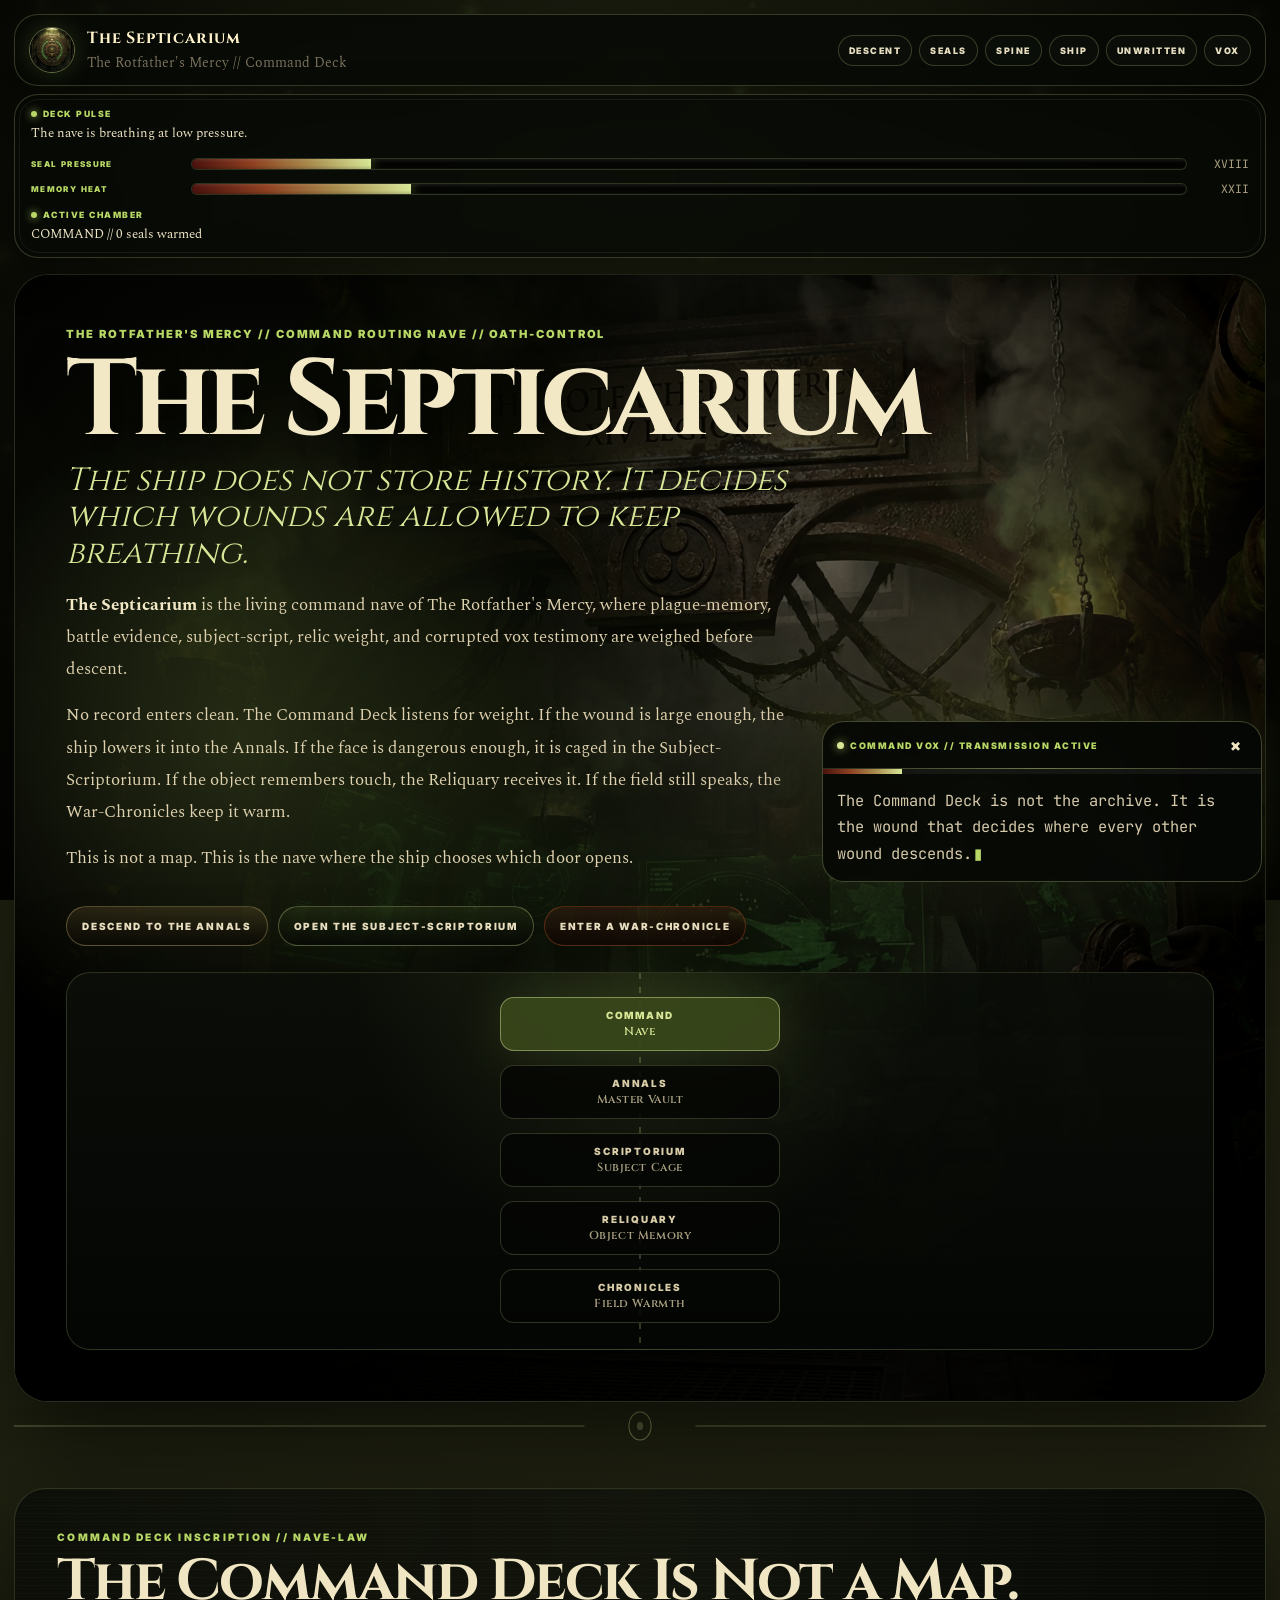
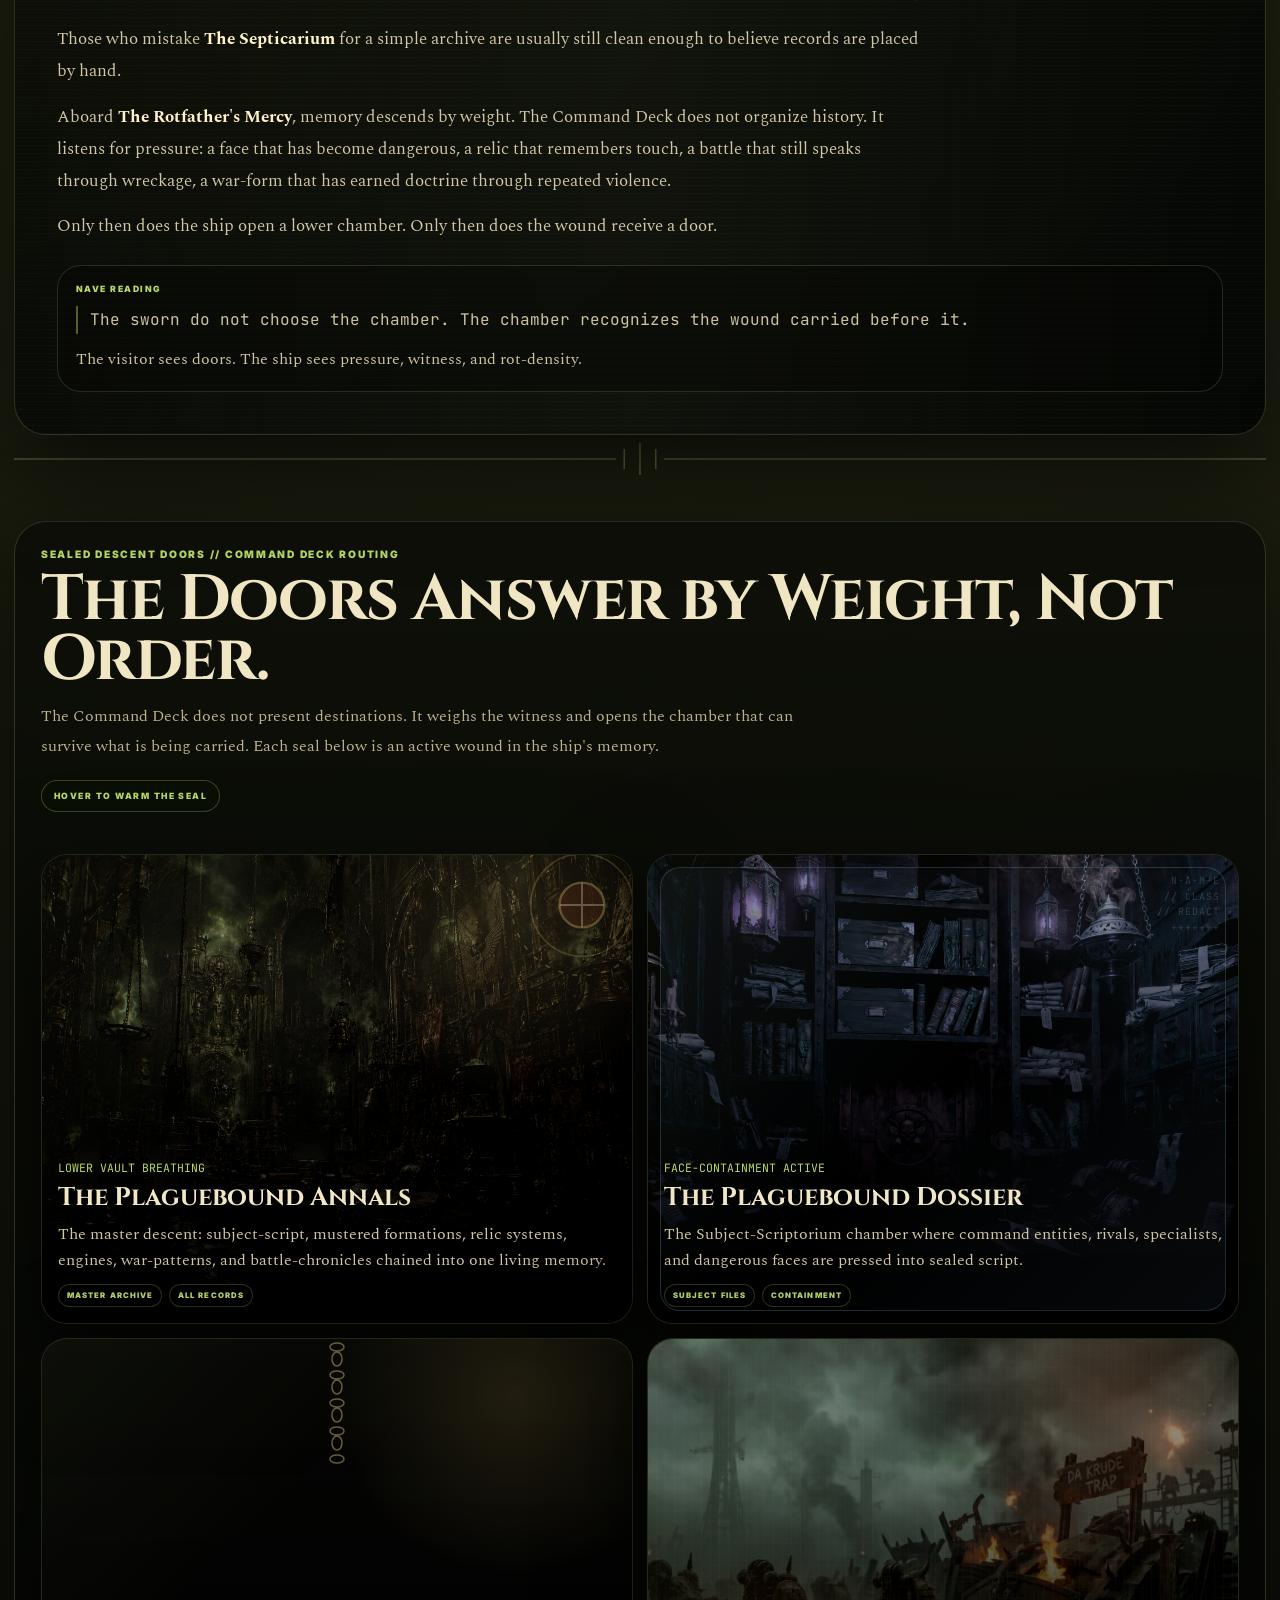
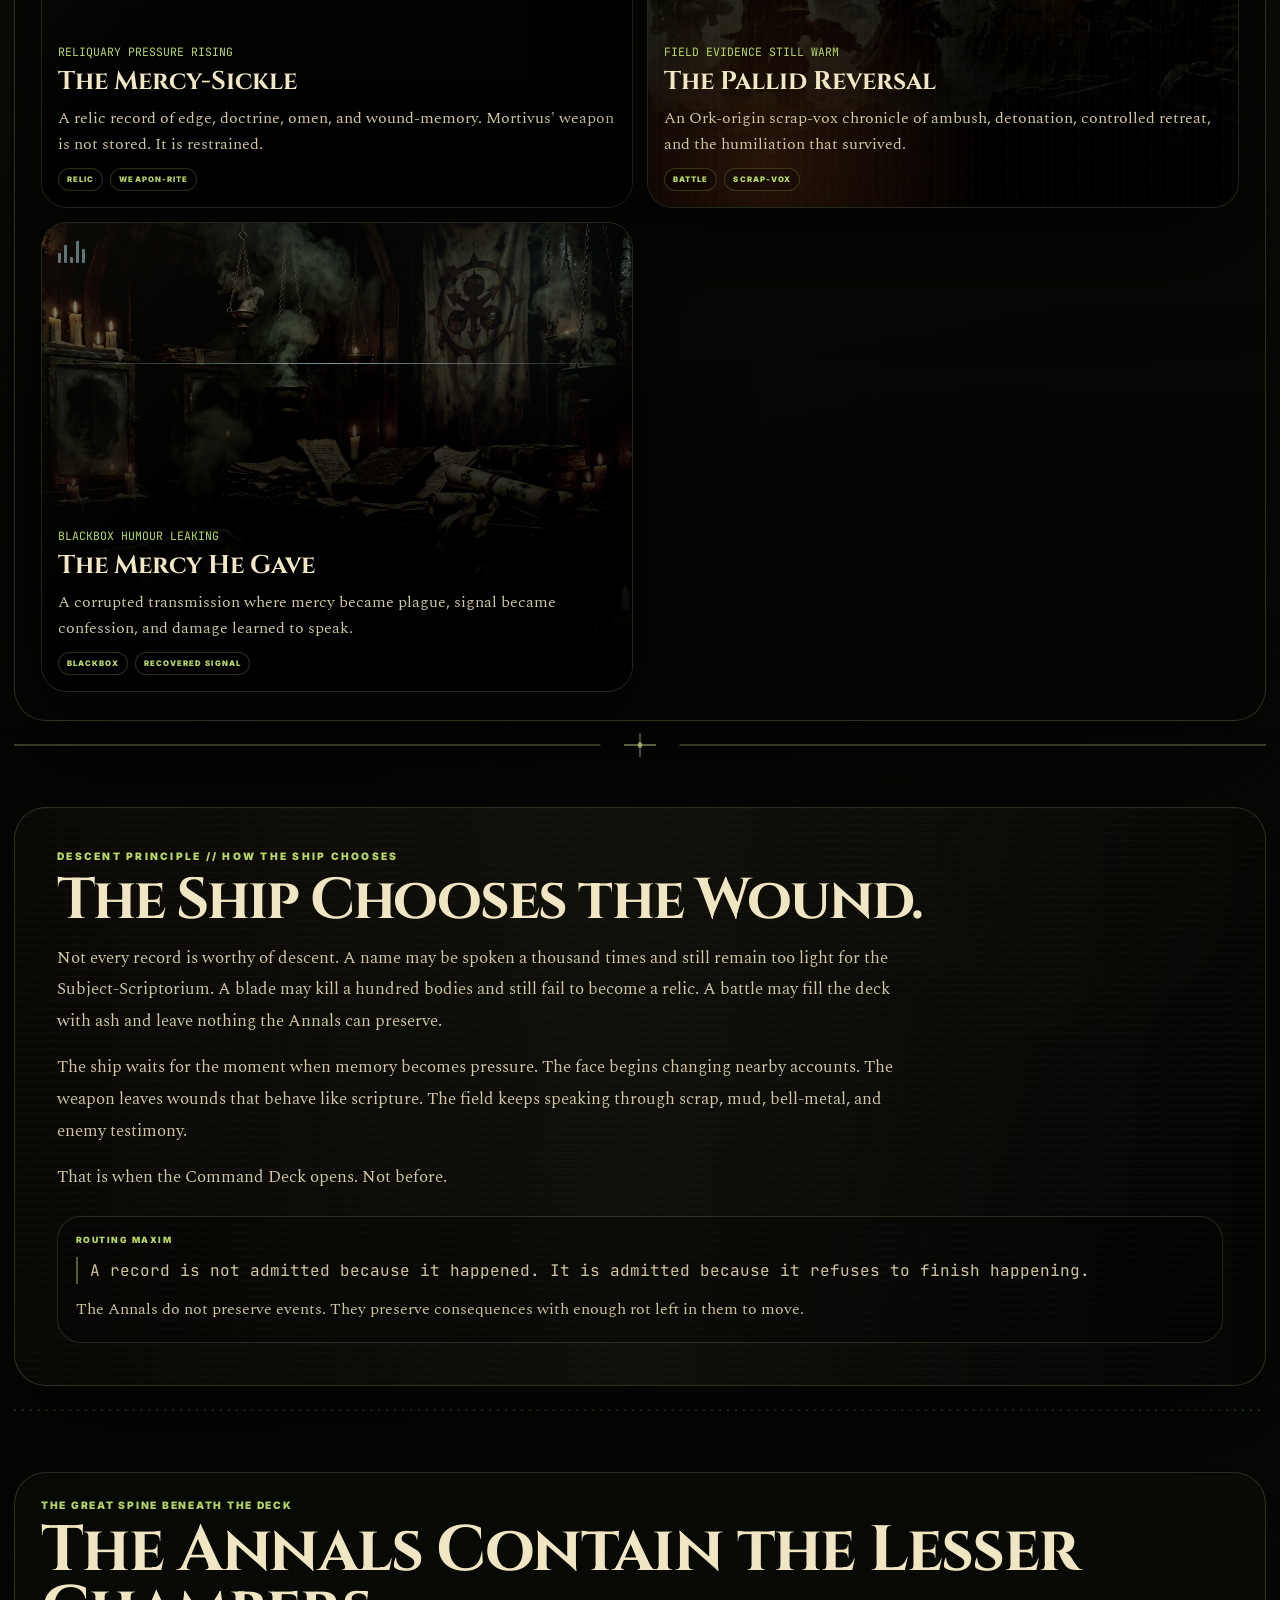
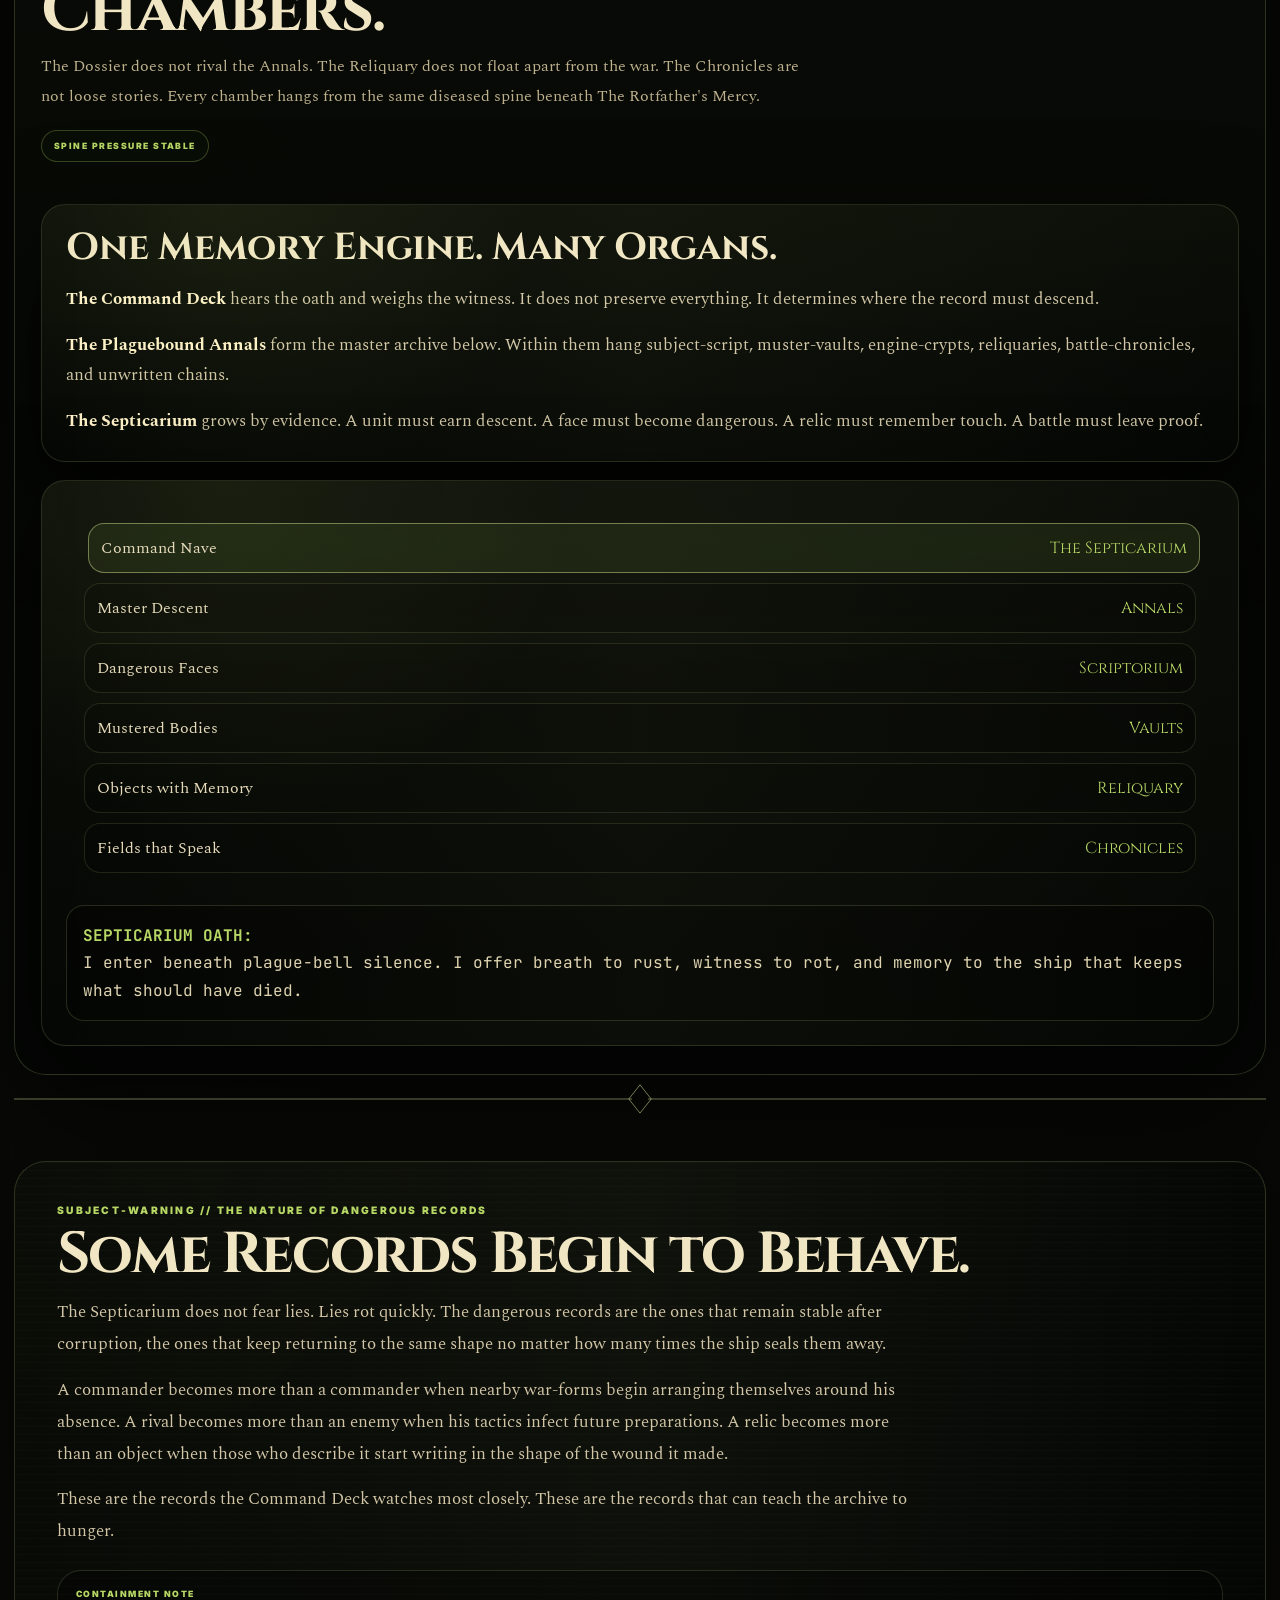
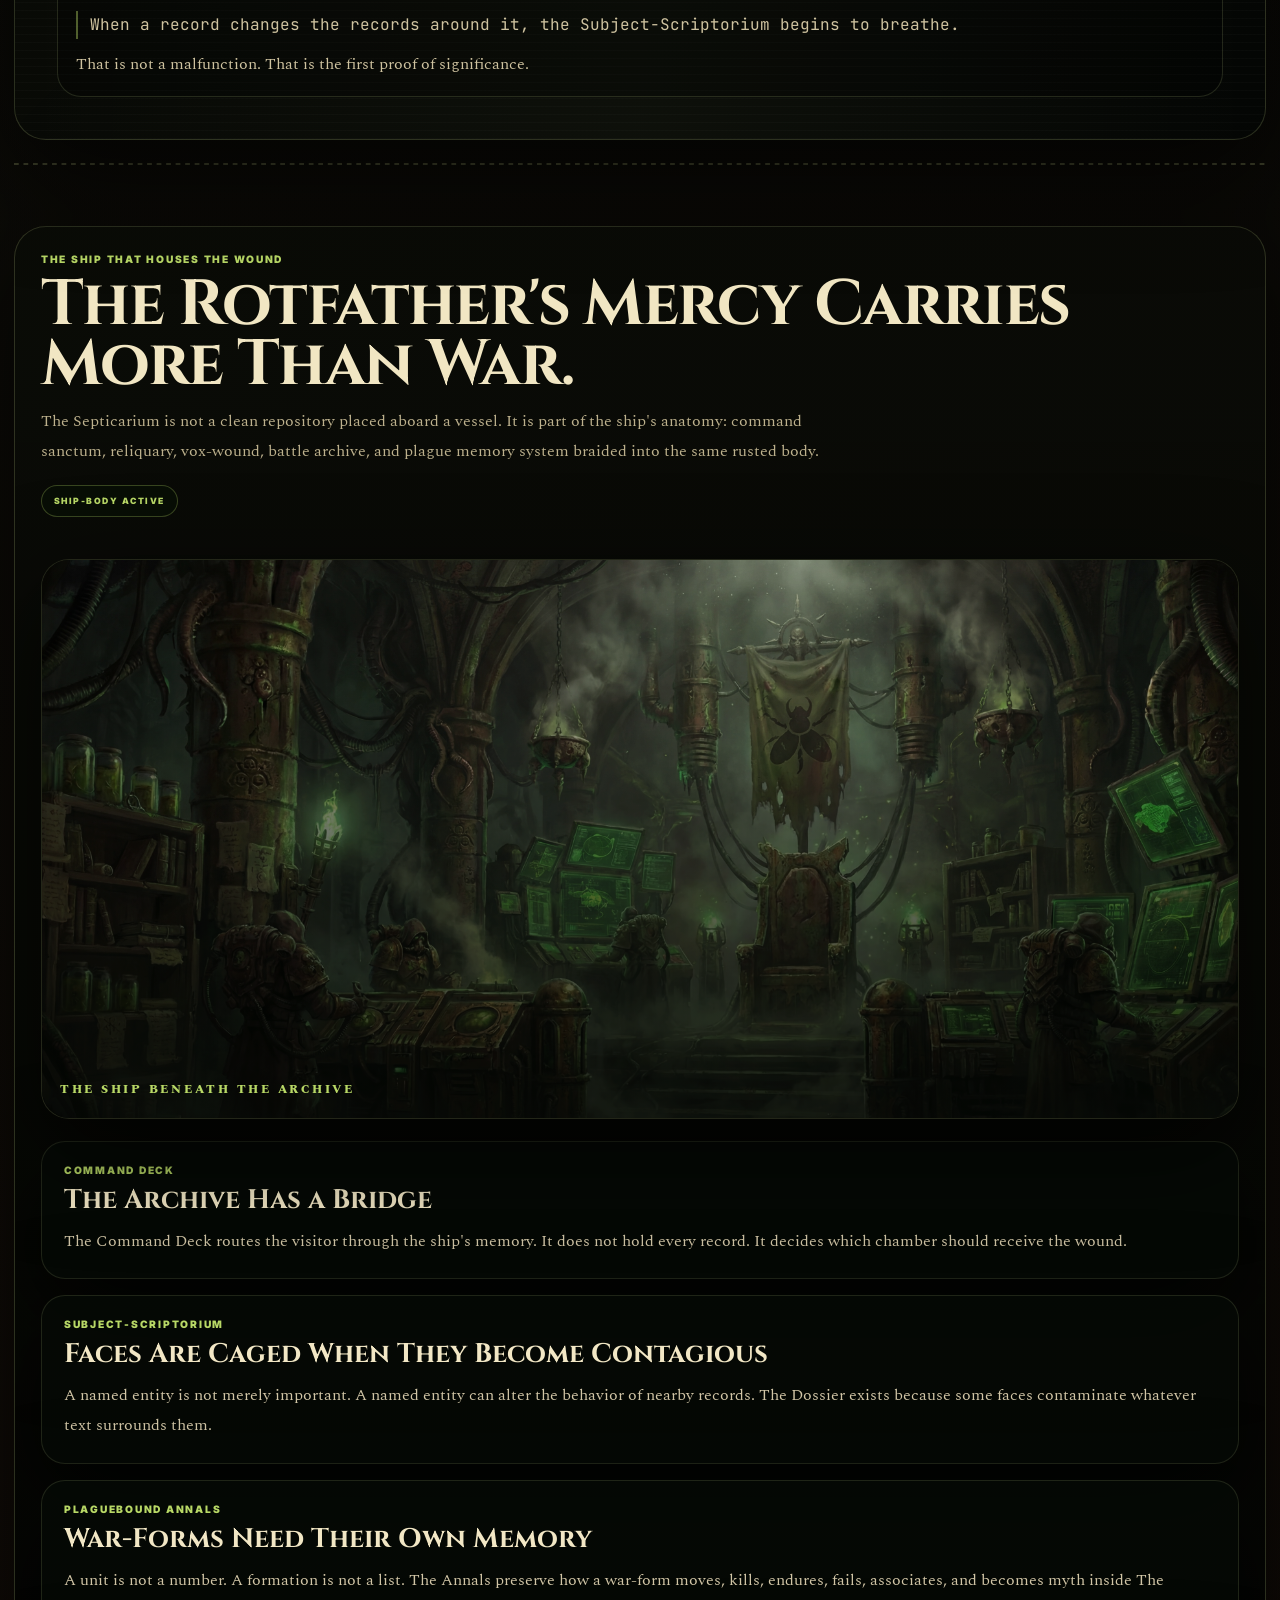
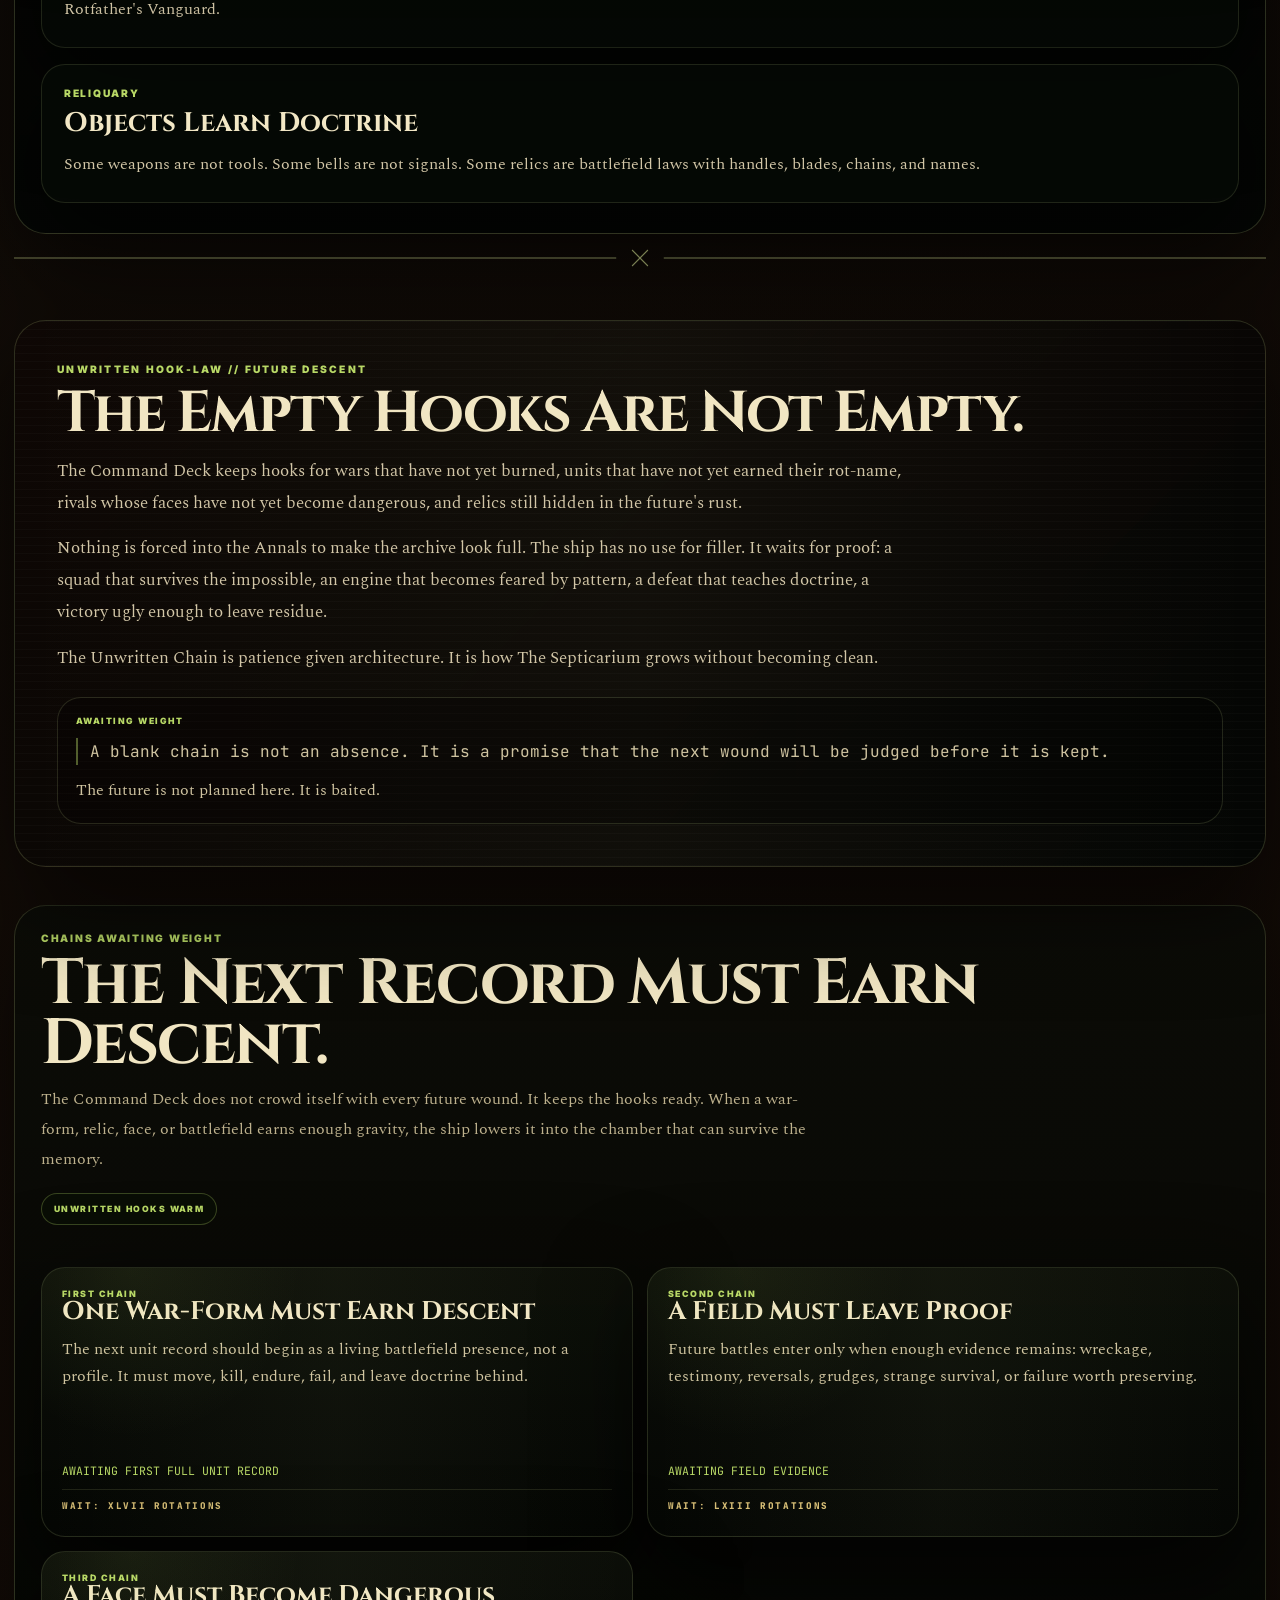
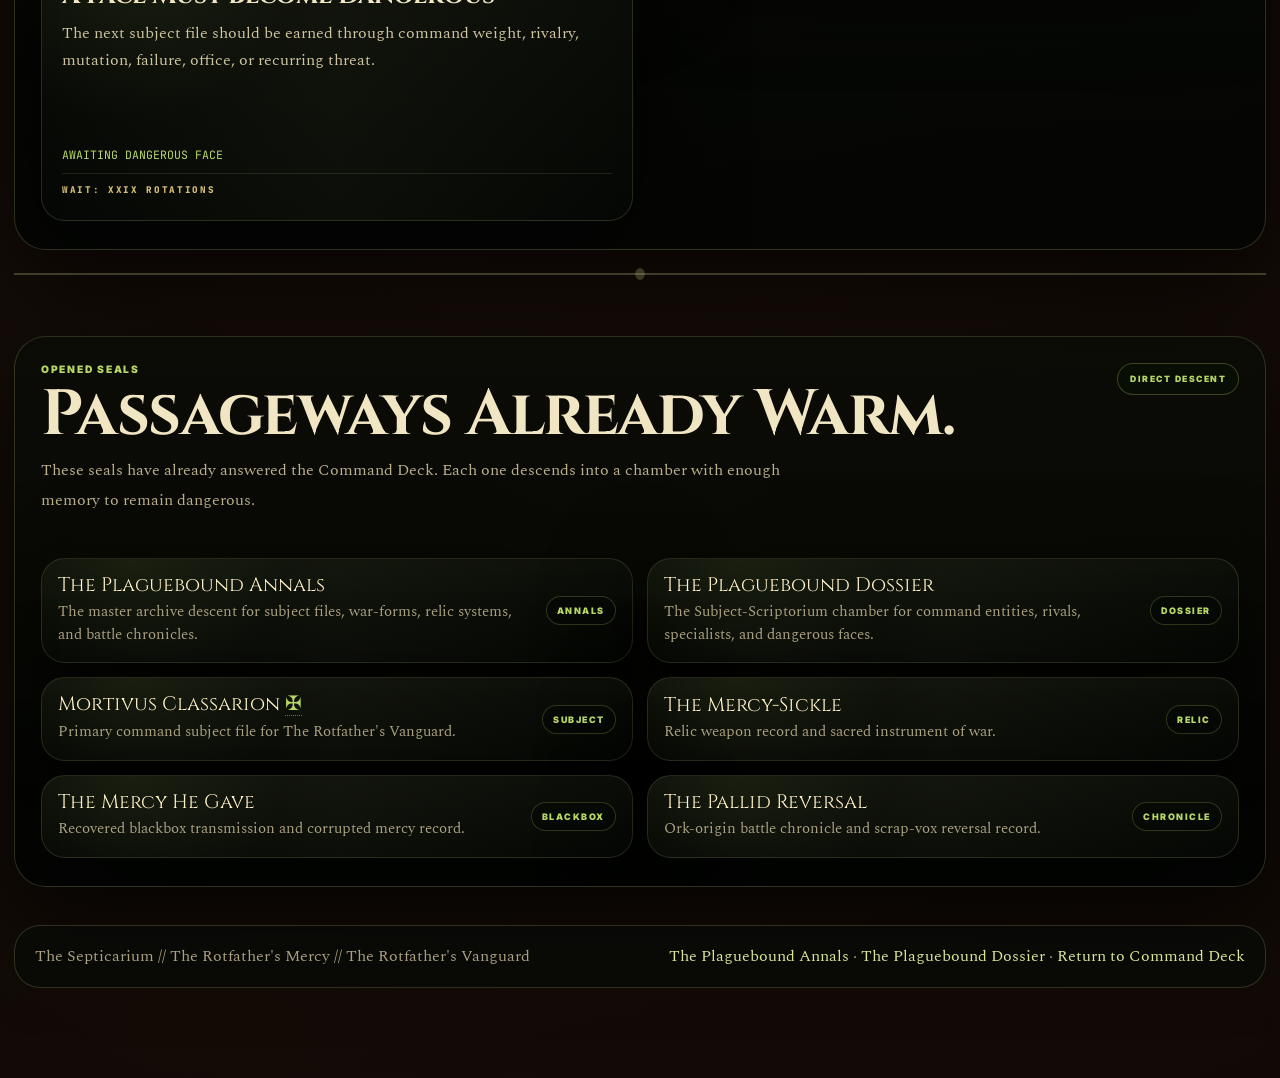
<file: index.html>
<!DOCTYPE html>
<html lang="en">
<head>
  <meta charset="UTF-8" />
  <meta name="viewport" content="width=device-width, initial-scale=1.0" />
  <meta name="description" content="The Septicarium aboard The Rotfather's Mercy, a living plague-intelligence command deck for The Rotfather's Vanguard." />
  <title>The Septicarium | Command Deck</title>

  <link rel="preconnect" href="https://fonts.googleapis.com">
  <link rel="preconnect" href="https://fonts.gstatic.com" crossorigin>
  <link href="https://fonts.googleapis.com/css2?family=Cinzel:wght@500;600;700;800;900&family=Inter:wght@500;600;700;800;900&family=JetBrains+Mono:wght@400;500;600;700&family=Spectral:wght@400;500;600;700&display=swap" rel="stylesheet">

  <style>
    :root{
      --void:#020302; --black:#050604; --ship:#070a06; --deck:#0b0f08;
      --panel:#10150c; --panel-heavy:#060805; --glass:rgba(9,13,8,.78);
      --bone:#ede4c4; --bone-hot:#fff1c9; --parchment:#d8cba7;
      --dim:#aaa081; --ash:#7b735e;
      --mold:#7f9e42; --mold-hot:#b8d866; --rot:#d8e797;
      --brass:#a98d4e; --brass-hot:#d6bd75;
      --rust:#8d3f20; --blood:#4a120d; --blue:#334b54; --ork:#6f8f3c;
      --line:rgba(216,231,151,.18); --line-strong:rgba(216,231,151,.46);
      --shadow:0 34px 100px rgba(0,0,0,.66);
      --glow:0 0 55px rgba(184,216,102,.15);
      --glow-strong:0 0 75px rgba(184,216,102,.25);
      --radius:30px; --radius-sm:20px; --max:1580px;
      --ease:cubic-bezier(.2,.8,.2,1);
      --chamber-accent:184,216,102;
      --chamber-warm:216,231,151;
      --chamber-deep:111,143,60;
    }

    *{box-sizing:border-box}
    html{scroll-behavior:smooth}
    body{
      margin:0;min-height:100vh;color:var(--bone);overflow-x:hidden;
      font-family:"Spectral",Georgia,serif;
      background:
        radial-gradient(circle at 12% 4%,rgba(var(--chamber-accent),.15),transparent 32%),
        radial-gradient(circle at 86% 12%,rgba(169,141,78,.12),transparent 30%),
        radial-gradient(circle at 50% 92%,rgba(141,63,32,.14),transparent 44%),
        linear-gradient(135deg,#010201,#070906 48%,#020302);
      transition:background .75s var(--ease),filter .75s var(--ease);
    }
    body.locked{overflow:hidden}
    body[data-chamber="command"]{--chamber-accent:184,216,102;--chamber-warm:216,231,151;--chamber-deep:111,143,60}
    body[data-chamber="annals"]{--chamber-accent:214,189,117;--chamber-warm:230,205,140;--chamber-deep:169,141,78}
    body[data-chamber="dossier"]{--chamber-accent:95,130,140;--chamber-warm:130,170,180;--chamber-deep:51,75,84}
    body[data-chamber="relic"]{--chamber-accent:169,141,78;--chamber-warm:214,189,117;--chamber-deep:120,90,42}
    body[data-chamber="battle"]{--chamber-accent:200,90,40;--chamber-warm:230,130,70;--chamber-deep:141,63,32}
    body[data-chamber="blackbox"]{--chamber-accent:80,110,120;--chamber-warm:130,160,170;--chamber-deep:51,75,84}
    body.high-pressure{filter:contrast(1.04) saturate(1.06)}
    body.high-pressure .deck-grid{opacity:.13;animation:gridBreathe 5.5s ease-in-out infinite}
    @keyframes gridBreathe{0%,100%{opacity:.10}50%{opacity:.18}}
    body.idle{filter:saturate(.86) brightness(.94)}

    ::selection{background:rgba(var(--chamber-accent),.26);color:var(--rot)}
    a{color:inherit}
    button{font:inherit}
    h1,h2,h3,h4{font-family:"Cinzel",Georgia,serif}

    .label,.kicker,.chip,.nav a,.nav button,.btn,.seal-label,.stat-label,.route-link,.file-tag,.smallcap,.boot-line span,.phase-label,.wait-counter{
      font-family:"Inter",system-ui,sans-serif;font-weight:900;letter-spacing:.17em;text-transform:uppercase;
    }
    .skip-link{position:absolute;left:16px;top:-90px;z-index:500;padding:12px 16px;border-radius:999px;background:var(--rot);color:#111607;font-family:"Inter",sans-serif;font-weight:900;transition:.2s ease}.skip-link:focus{top:16px}

    canvas.atmo{position:fixed;inset:0;width:100%;height:100%;pointer-events:none}
    #ashCanvas{z-index:0;opacity:.72}
    #smokeCanvas{z-index:1;opacity:.42;mix-blend-mode:screen}
    #signalCanvas{z-index:4;opacity:0;mix-blend-mode:screen;transition:opacity .6s var(--ease)}
    body.signal-active #signalCanvas{opacity:.62}
    .grain,.scan-veil,.vignette,.deck-grid{position:fixed;inset:0;pointer-events:none}
    .grain{z-index:2;opacity:.075;mix-blend-mode:screen;background-image:radial-gradient(circle at 20% 40%,rgba(255,255,255,.58) 0 1px,transparent 1px),radial-gradient(circle at 80% 20%,rgba(255,255,255,.36) 0 1px,transparent 1px),radial-gradient(circle at 50% 80%,rgba(255,255,255,.42) 0 1px,transparent 1px);background-size:170px 170px,230px 230px,310px 310px}
    .deck-grid{z-index:3;opacity:.08;background-image:linear-gradient(rgba(var(--chamber-warm),.05) 1px,transparent 1px),linear-gradient(90deg,rgba(var(--chamber-warm),.035) 1px,transparent 1px);background-size:90px 90px;mask-image:radial-gradient(circle at center,black 0%,transparent 84%);transition:opacity .8s var(--ease)}
    .scan-veil{z-index:5;opacity:.12;background:repeating-linear-gradient(to bottom,rgba(var(--chamber-warm),.036) 0 1px,transparent 2px 8px)}
    .vignette{z-index:6;background:radial-gradient(circle at center,transparent 35%,rgba(0,0,0,.78) 100%),linear-gradient(to bottom,rgba(0,0,0,.05),rgba(0,0,0,.55))}

    /* DESCENT TRANSITION */
    .descent-veil{position:fixed;inset:0;z-index:280;pointer-events:none;background:radial-gradient(circle at 50% 50%,rgba(var(--chamber-accent),.18),rgba(0,0,0,.4) 40%,rgba(0,0,0,.98));opacity:0;transition:opacity .55s var(--ease)}
    .descent-veil.active{opacity:1;pointer-events:auto}
    .descent-veil::after{content:"DESCENDING";position:absolute;left:50%;top:50%;transform:translate(-50%,-50%);font-family:"Cinzel",serif;font-size:clamp(1.6rem,4vw,3.4rem);letter-spacing:.4em;color:rgba(var(--chamber-warm),.88);text-shadow:0 0 40px rgba(var(--chamber-accent),.6);opacity:0;transition:opacity .35s ease .2s}
    .descent-veil.active::after{opacity:1}
    .descent-veil::before{content:"";position:absolute;left:0;right:0;top:50%;height:2px;background:linear-gradient(90deg,transparent,rgba(var(--chamber-warm),.8),transparent);transform:translateY(-50%) scaleX(0);transform-origin:center;transition:transform .65s var(--ease) .15s}
    .descent-veil.active::before{transform:translateY(-50%) scaleX(1)}

    /* BOOT */
    .boot{position:fixed;inset:0;z-index:300;display:grid;place-items:center;padding:22px;background:radial-gradient(circle at 50% 42%,rgba(81,103,44,.38),transparent 28%),radial-gradient(circle at 50% 50%,rgba(0,0,0,.55),rgba(0,0,0,.98) 72%),linear-gradient(135deg,#020302,#090b07 55%,#010201);transition:opacity .9s var(--ease),visibility .9s var(--ease)}
    .boot.hidden{opacity:0;visibility:hidden;pointer-events:none}
    .boot-shell{width:min(1180px,100%);min-height:680px;border:1px solid rgba(216,231,151,.25);border-radius:34px;background:linear-gradient(135deg,rgba(8,10,6,.96),rgba(17,20,12,.88)),radial-gradient(circle at 10% 10%,rgba(184,216,102,.08),transparent 34%),radial-gradient(circle at 90% 78%,rgba(141,63,32,.12),transparent 38%);box-shadow:var(--shadow),0 0 120px rgba(184,216,102,.14);overflow:hidden;position:relative;display:grid;grid-template-columns:.86fr 1.14fr}
    .boot-shell::before{content:"";position:absolute;inset:0;background:repeating-linear-gradient(to bottom,rgba(255,255,255,.03),rgba(255,255,255,.03) 1px,transparent 1px,transparent 9px),linear-gradient(90deg,transparent,rgba(216,231,151,.045),transparent);opacity:.25;pointer-events:none}
    .boot-seal-wrap{position:relative;display:grid;place-items:center;min-height:680px;border-right:1px solid rgba(216,231,151,.14);background:radial-gradient(circle at center,rgba(184,216,102,.12),transparent 48%),rgba(0,0,0,.20)}
    .boot-ring,.boot-ring::before,.boot-ring::after{position:absolute;border-radius:50%;border:1px dashed rgba(216,231,151,.24);animation:rotateRing linear infinite;content:""}
    .boot-ring{width:430px;height:430px;animation-duration:42s}.boot-ring::before{inset:42px;animation-duration:31s;animation-direction:reverse}.boot-ring::after{inset:92px;animation-duration:19s}@keyframes rotateRing{to{transform:rotate(360deg)}}
    .boot-seal{position:relative;z-index:2;width:min(330px,78%);aspect-ratio:1/1;object-fit:cover;border-radius:50%;border:1px solid var(--line-strong);box-shadow:0 0 60px rgba(184,216,102,.18);animation:sealPulse 3s ease-in-out infinite}@keyframes sealPulse{0%,100%{transform:scale(.985)}50%{transform:scale(1.018)}}
    .boot-copy{position:relative;z-index:3;padding:34px;display:flex;flex-direction:column;justify-content:center}
    .boot-copy .kicker{color:var(--mold-hot);font-size:.68rem;margin-bottom:14px}
    .boot-copy h1{margin:0 0 16px;font-size:clamp(2.6rem,7vw,6.4rem);line-height:.86;letter-spacing:-.04em;color:#f0e5c4}
    .boot-copy p{margin:0 0 18px;color:var(--dim);line-height:1.78;font-size:1.05rem;max-width:78ch}
    .boot-grid{display:grid;grid-template-columns:repeat(2,minmax(0,1fr));gap:10px;margin:4px 0 16px}
    .boot-cell{min-height:104px;border:1px solid rgba(216,231,151,.16);border-radius:18px;padding:13px;background:rgba(0,0,0,.22);position:relative;overflow:hidden;display:grid;grid-template-columns:30px 1fr;gap:10px;align-items:start}
    .boot-cell::after{content:"";position:absolute;left:-20%;right:-20%;top:0;height:2px;background:linear-gradient(90deg,transparent,var(--mold-hot),transparent);transform:translateX(-100%);opacity:.6}
    .boot-cell.active::after{animation:scanAcross .7s var(--ease) forwards}
    @keyframes scanAcross{to{transform:translateX(100%)}}
    .boot-cell .glyph{grid-row:span 2;width:26px;height:26px;border:1px solid rgba(var(--chamber-warm),.4);border-radius:6px;display:grid;place-items:center;color:var(--mold-hot)}
    .boot-cell .glyph svg{width:18px;height:18px;stroke:currentColor;fill:none;stroke-width:1.4}
    .boot-cell .label{color:var(--mold-hot);font-size:.52rem;margin-bottom:8px}
    .boot-cell strong{display:block;color:var(--bone);line-height:1.45;font-weight:600}
    .boot-log{border:1px solid rgba(216,231,151,.16);border-radius:18px;background:rgba(0,0,0,.28);padding:14px;min-height:128px;font-family:"JetBrains Mono",monospace;color:#ddd0ab;font-size:.9rem;display:grid;gap:7px;margin-bottom:14px}
    .boot-line{opacity:0;transform:translateY(6px);animation:lineIn .26s var(--ease) forwards}
    .boot-line span{color:var(--mold-hot);margin-right:10px}
    .boot-line::before{content:"✠ ";color:var(--mold-hot)}
    @keyframes lineIn{to{opacity:1;transform:none}}
    .boot-bar{height:10px;border:1px solid rgba(216,231,151,.18);border-radius:999px;background:rgba(0,0,0,.35);overflow:hidden}
    .boot-bar span{display:block;height:100%;width:0;background:linear-gradient(90deg,var(--blood),var(--rust),var(--brass),var(--mold-hot));box-shadow:0 0 36px rgba(184,216,102,.30);transition:width .28s ease}

    .page{position:relative;z-index:10;width:min(var(--max),calc(100% - 28px));margin:0 auto;padding:14px 0 90px}
    .top-shell{position:sticky;top:10px;z-index:90;display:grid;gap:8px;margin-bottom:16px}
    .topbar,.command-meter{border:1px solid rgba(var(--chamber-warm),.22);border-radius:24px;background:rgba(7,9,5,.82);backdrop-filter:blur(14px);box-shadow:0 15px 44px rgba(0,0,0,.42);transition:border-color .5s var(--ease)}
    .topbar{display:grid;grid-template-columns:1fr auto;align-items:center;gap:16px;padding:12px 14px}
    .brand{display:flex;align-items:center;gap:12px;min-width:0;text-decoration:none}
    .brand img{width:46px;height:46px;border-radius:50%;object-fit:cover;border:1px solid var(--line-strong);box-shadow:0 0 24px rgba(var(--chamber-accent),.18)}
    .brand strong{display:block;font-family:"Cinzel",serif;letter-spacing:.05em;color:var(--bone-hot)}
    .brand span span{display:block;color:var(--ash);font-size:.86rem;margin-top:3px;white-space:nowrap;overflow:hidden;text-overflow:ellipsis;max-width:60vw}
    .nav{display:flex;justify-content:flex-end;flex-wrap:wrap;gap:7px}
    .nav a,.nav button{color:#e7dec1;text-decoration:none;font-size:.56rem;border:1px solid rgba(var(--chamber-warm),.22);border-radius:999px;background:rgba(14,17,10,.70);padding:9px 10px;cursor:pointer;transition:.22s var(--ease)}
    .nav a:hover,.nav button:hover{transform:translateY(-2px);border-color:var(--line-strong);color:var(--rot);background:rgba(36,45,19,.85)}

    /* INSTRUMENT-PANEL METER */
    .command-meter{display:grid;grid-template-columns:230px 1fr 240px;gap:14px;align-items:center;padding:14px 16px;position:relative}
    .command-meter::before{content:"";position:absolute;inset:4px;border:1px solid rgba(var(--chamber-warm),.08);border-radius:20px;pointer-events:none}
    .stat-label{color:var(--mold-hot);font-size:.54rem;margin-bottom:5px;display:flex;align-items:center;gap:6px}
    .stat-label::before{content:"";width:6px;height:6px;border-radius:50%;background:currentColor;box-shadow:0 0 8px currentColor;animation:dotPulse 2.2s ease-in-out infinite}
    @keyframes dotPulse{0%,100%{opacity:.5}50%{opacity:1}}
    .stat-text{color:var(--bone);font-size:.84rem;line-height:1.35}
    .meter-bars{display:grid;gap:10px}
    .meter-row{display:grid;grid-template-columns:150px 1fr 52px;gap:10px;align-items:center}
    .meter-row .label{font-size:.50rem;color:var(--mold-hot)}
    .bar-shell{height:12px;border:1px solid rgba(var(--chamber-warm),.20);border-radius:999px;background:rgba(0,0,0,.45);overflow:hidden;position:relative;box-shadow:inset 0 1px 2px rgba(0,0,0,.6),inset 0 -1px 0 rgba(255,255,255,.04)}
    .bar-shell::after{content:"";position:absolute;inset:0;background:linear-gradient(180deg,rgba(255,255,255,.08),transparent 38%,transparent 62%,rgba(0,0,0,.18));pointer-events:none;border-radius:999px}
    .bar-fill{height:100%;width:var(--w);background:linear-gradient(90deg,var(--blood),var(--rust),var(--brass),rgb(var(--chamber-warm)));transition:width .42s var(--ease);position:relative}
    .bar-fill::after{content:"";position:absolute;right:0;top:-2px;bottom:-2px;width:2px;background:rgba(var(--chamber-warm),.9);box-shadow:0 0 10px rgba(var(--chamber-accent),.8)}
    .bar-num{color:var(--dim);font-size:.72rem;text-align:right;font-family:"JetBrains Mono",monospace}

    /* HERO with depth layers */
    .hero{min-height:88vh;position:relative;isolation:isolate;overflow:hidden;border:1px solid var(--line);border-radius:34px;box-shadow:var(--shadow);display:grid;grid-template-columns:.98fr 1.02fr;gap:26px;padding:clamp(22px,4vw,54px);background:#030402}
    .hero-bg-far,.hero-bg-mid,.hero-bg-glow{position:absolute;inset:0;z-index:-3;pointer-events:none;transition:transform .8s var(--ease)}
    .hero-bg-far{background:linear-gradient(100deg,rgba(2,3,2,.96) 0%,rgba(5,7,4,.84) 38%,rgba(6,8,5,.42) 72%,rgba(2,3,2,.88) 100%),url("Assets/Index/index-hero.jpeg") center/cover no-repeat;filter:contrast(1.08) saturate(.94);will-change:transform;z-index:-4}
    .hero-bg-mid{background:radial-gradient(circle at 50% 60%,rgba(var(--chamber-deep),.18),transparent 42%),radial-gradient(circle at 20% 30%,rgba(var(--chamber-accent),.10),transparent 36%);z-index:-3}
    .hero-bg-glow{background:radial-gradient(circle at 18% 42%,rgba(var(--chamber-accent),.16),transparent 28%),radial-gradient(circle at 78% 38%,rgba(214,189,117,.10),transparent 30%),linear-gradient(180deg,rgba(0,0,0,.08),rgba(0,0,0,.80));z-index:-2}
    .hero:hover .hero-bg-far{transform:scale(1.04)}
    .hero:hover .hero-bg-mid{transform:scale(1.06) translateY(-4px)}
    .hero-left,.hero-right{display:flex;flex-direction:column;justify-content:flex-end;min-height:calc(88vh - 110px);position:relative;z-index:2}
    .eyebrow{color:var(--mold-hot);font-size:.70rem;line-height:1.6;margin-bottom:14px}
    .hero h1{margin:0 0 16px;color:#f3e8c5;font-size:clamp(3.4rem,8.4vw,8rem);line-height:.82;letter-spacing:-.055em;text-shadow:0 14px 44px rgba(0,0,0,.70)}
    .hero-sub{margin:0 0 16px;color:var(--rot);font-family:"Cinzel",Georgia,serif;font-style:italic;font-size:clamp(1.35rem,2.5vw,2.3rem);line-height:1.15;max-width:38ch}
    .hero-copy{margin:0 0 14px;color:#ddd0ae;line-height:1.86;font-size:1.08rem;max-width:82ch}
    .hero-copy strong{color:#f1e7c5}
    .hero-actions{display:flex;flex-wrap:wrap;gap:10px;margin-top:18px}
    .btn{border:1px solid rgba(var(--chamber-warm),.32);border-radius:999px;background:linear-gradient(180deg,rgba(var(--chamber-deep),.13),rgba(8,10,6,.86));color:#efe5c5;padding:13px 15px;font-size:.62rem;text-decoration:none;cursor:pointer;display:inline-flex;align-items:center;justify-content:center;gap:8px;transition:.22s var(--ease)}
    .btn:hover{transform:translateY(-2px);border-color:var(--line-strong);box-shadow:0 18px 40px rgba(0,0,0,.35),var(--glow);color:var(--rot)}
    .btn.brass{background:linear-gradient(180deg,rgba(169,141,78,.18),rgba(12,10,5,.88));border-color:rgba(214,189,117,.35)}
    .btn.rust{background:linear-gradient(180deg,rgba(141,63,32,.18),rgba(16,8,5,.88));border-color:rgba(177,84,40,.42)}

    .command-dial{position:relative;min-height:520px;border:1px solid var(--line);border-radius:28px;background:radial-gradient(circle at center,rgba(var(--chamber-accent),.11),transparent 42%),linear-gradient(180deg,rgba(12,15,9,.86),rgba(4,6,4,.96));box-shadow:var(--shadow);overflow:hidden;display:grid;place-items:center;padding:20px}
    .command-dial::before,.command-dial::after{content:"";position:absolute;border-radius:50%;border:1px dashed rgba(var(--chamber-warm),.22);animation:rotateRing linear infinite}
    .command-dial::before{width:420px;height:420px;animation-duration:54s}
    .command-dial::after{width:280px;height:280px;animation-duration:34s;animation-direction:reverse}
    .dial-seal{position:relative;z-index:2;width:min(250px,52%);aspect-ratio:1/1;border-radius:50%;object-fit:cover;border:1px solid var(--line-strong);box-shadow:0 0 48px rgba(var(--chamber-accent),.18)}
    .dial-node{position:absolute;z-index:3;left:50%;top:50%;transform:translate(-50%,-50%) rotate(var(--angle)) translateY(-226px) rotate(calc(-1 * var(--angle)));width:118px;min-height:46px;border:1px solid rgba(var(--chamber-warm),.20);border-radius:999px;background:rgba(5,7,4,.78);color:var(--parchment);display:grid;place-items:center;text-align:center;padding:8px;font-size:.50rem;cursor:pointer;transition:.22s var(--ease)}
    .dial-node:hover,.dial-node.active{background:rgba(58,72,28,.92);color:var(--rot);border-color:var(--line-strong);box-shadow:var(--glow)}

    /* MOBILE CHAIN SELECTOR */
    .chain-selector{display:none;position:relative;border:1px solid var(--line);border-radius:24px;background:radial-gradient(circle at 50% 0%,rgba(var(--chamber-accent),.10),transparent 42%),linear-gradient(180deg,rgba(12,15,9,.86),rgba(4,6,4,.96));box-shadow:var(--shadow);padding:24px 18px 26px;flex-direction:column;align-items:center;gap:14px}
    .chain-selector::before{content:"";position:absolute;left:50%;top:0;bottom:0;width:2px;background:repeating-linear-gradient(to bottom,rgba(var(--chamber-warm),.4) 0 6px,transparent 6px 14px);transform:translateX(-50%);opacity:.55}
    .chain-link{position:relative;z-index:2;width:min(280px,100%);min-height:54px;border:1px solid rgba(var(--chamber-warm),.20);border-radius:14px;background:rgba(5,7,4,.85);color:var(--parchment);text-align:center;padding:10px 14px;cursor:pointer;font-size:.62rem;letter-spacing:.18em;text-transform:uppercase;font-family:"Inter",sans-serif;font-weight:900;transition:.22s var(--ease);display:grid;place-items:center;gap:2px}
    .chain-link small{font-family:"Cinzel",serif;font-weight:600;letter-spacing:.05em;text-transform:none;font-size:.72rem;color:var(--dim);display:block}
    .chain-link:hover,.chain-link.active{background:rgba(58,72,28,.92);color:var(--rot);border-color:var(--line-strong);box-shadow:var(--glow)}
    .chain-link.active small{color:var(--rot)}

    /* SECTION SEAMS */
    .seam{display:block;width:100%;height:48px;margin:0;color:rgba(var(--chamber-warm),.55);overflow:visible}
    .seam svg{width:100%;height:100%;display:block}

    .lore-inscription{padding-top:38px}
    .inscription-frame{position:relative;overflow:hidden;border:1px solid var(--line);border-radius:32px;background:linear-gradient(135deg,rgba(10,12,7,.88),rgba(4,6,4,.96)),radial-gradient(circle at 12% 0%,rgba(var(--chamber-accent),.08),transparent 30%);box-shadow:var(--shadow);padding:clamp(24px,4vw,42px);display:grid;grid-template-columns:minmax(0,1fr) minmax(280px,.38fr);gap:22px;isolation:isolate}
    .inscription-frame::before{content:"";position:absolute;inset:0;background:linear-gradient(90deg,transparent,rgba(var(--chamber-warm),.04),transparent),repeating-linear-gradient(to bottom,rgba(255,255,255,.018) 0 1px,transparent 1px 8px);pointer-events:none;z-index:-1}
    .inscription-kicker{color:var(--mold-hot);font-family:"Inter",system-ui,sans-serif;font-size:.64rem;font-weight:900;letter-spacing:.22em;text-transform:uppercase;margin-bottom:12px}
    .inscription-title{margin:0 0 16px;color:#f1e6c3;font-size:clamp(2.1rem,4.5vw,4.8rem);line-height:.92;letter-spacing:-.035em}
    .inscription-copy{display:grid;gap:14px}
    .inscription-copy p{margin:0;color:#d2c6a7;line-height:1.86;font-size:1.07rem;max-width:96ch}
    .inscription-copy strong{color:var(--bone-hot)}
    .inscription-side{border:1px solid rgba(var(--chamber-warm),.15);border-radius:24px;background:rgba(0,0,0,.24);padding:18px;display:grid;align-content:center;gap:12px}
    .inscription-side .seal-label{color:var(--mold-hot);font-size:.54rem}
    .inscription-side p{margin:0;color:#cfc3a0;line-height:1.72}
    .oath-line{font-family:"JetBrains Mono",monospace;border-left:2px solid rgba(var(--chamber-accent),.42);padding-left:12px;color:#dfd3b1}
    .lore-inscription.alt .inscription-frame{background:linear-gradient(135deg,rgba(12,10,6,.88),rgba(4,6,4,.96)),radial-gradient(circle at 85% 0%,rgba(214,189,117,.08),transparent 34%)}
    .lore-inscription.battle .inscription-frame{background:linear-gradient(135deg,rgba(14,7,5,.88),rgba(4,6,4,.96)),radial-gradient(circle at 85% 0%,rgba(141,63,32,.12),transparent 34%)}

    .section{padding-top:38px}
    .section-block{border:1px solid var(--line);border-radius:32px;background:linear-gradient(180deg,rgba(10,12,7,.78),rgba(4,6,4,.94));box-shadow:var(--shadow);overflow:hidden}
    .section-header{display:flex;justify-content:space-between;align-items:flex-start;gap:18px;flex-wrap:wrap;padding:26px 26px 0;margin-bottom:18px}
    .section-title{margin:0;color:#f1e6c3;font-size:clamp(2.2rem,5vw,4.6rem);line-height:.94;letter-spacing:-.025em}
    .section-desc{margin:11px 0 0;max-width:98ch;color:#bdb18d;line-height:1.82;font-size:1.03rem}
    .kicker{color:var(--mold-hot);font-size:.64rem;margin-bottom:10px}
    .chip{color:var(--mold-hot);border:1px solid rgba(var(--chamber-accent),.28);border-radius:999px;background:rgba(10,18,7,.66);padding:10px 12px;font-size:.54rem;white-space:nowrap}
    .wide-pad{padding:24px 26px 28px}

    /* ROUTE DOORS — five distinct chamber treatments */
    .route-grid{display:grid;grid-template-columns:repeat(5,minmax(0,1fr));gap:14px;padding:24px 26px 28px}
    .route-door{position:relative;min-height:470px;border:1px solid rgba(var(--chamber-warm),.15);border-radius:26px;background:#050604;overflow:hidden;text-decoration:none;color:inherit;display:flex;align-items:flex-end;padding:16px;transition:.28s var(--ease);box-shadow:var(--shadow);isolation:isolate;cursor:pointer}
    .route-door::before{content:"";position:absolute;inset:0;z-index:-2;background:linear-gradient(180deg,rgba(0,0,0,.06),rgba(0,0,0,.55) 48%,rgba(0,0,0,.96)),var(--img) center/cover no-repeat;filter:brightness(.78) contrast(1.08) saturate(.95);transform:scale(1.02);transition:.7s var(--ease)}
    .route-door::after{content:"";position:absolute;inset:0;z-index:-1;background:radial-gradient(circle at 80% 12%,var(--accent),transparent 30%),linear-gradient(135deg,rgba(216,231,151,.06),transparent 42%);opacity:.82}
    .route-door:hover,.route-door.active{transform:translateY(-8px);border-color:var(--line-strong);box-shadow:var(--shadow),var(--glow-strong)}
    .route-door:hover::before,.route-door.active::before{transform:scale(1.08);filter:brightness(.9) contrast(1.14) saturate(1.05)}
    .route-door.inspected{border-color:rgba(214,189,117,.46)}
    .route-door.inspected .seal-state::after{content:" // WARMED";color:var(--brass-hot)}
    .route-door.returned .seal-state::after{content:" // YOU RETURNED FROM THIS WOUND";color:var(--brass-hot)}
    .door-body{display:grid;gap:10px;position:relative;z-index:2}
    .seal-state{font-family:"JetBrains Mono",monospace;color:var(--mold-hot);font-size:.72rem;line-height:1.4}
    .route-door h3{margin:0;color:#f2e7c5;font-size:clamp(1.5rem,2vw,2.2rem);line-height:.96}
    .route-door p{margin:0;color:#d2c6a4;line-height:1.65}
    .route-meta{display:flex;flex-wrap:wrap;gap:7px}
    .tag{font-family:"Inter",sans-serif;text-transform:uppercase;letter-spacing:.14em;color:var(--mold-hot);border:1px solid rgba(var(--chamber-accent),.22);border-radius:999px;background:rgba(0,0,0,.26);padding:6px 8px;font-size:.48rem;font-weight:900}

    /* Door treatment: ANNALS — rotating brass ring + wax seal */
    .route-door[data-route="annals"] .door-deco{position:absolute;right:-30px;top:-30px;width:160px;height:160px;z-index:1;pointer-events:none;opacity:.46;transition:opacity .4s var(--ease),transform .8s var(--ease)}
    .route-door[data-route="annals"] .door-deco svg{width:100%;height:100%;animation:rotateRing 38s linear infinite}
    .route-door[data-route="annals"]:hover .door-deco{opacity:.85;transform:scale(1.1)}

    /* Door treatment: DOSSIER — blue-black glass with name-fragments */
    .route-door[data-route="dossier"]::before{filter:brightness(.7) contrast(1.12) saturate(.7) hue-rotate(180deg)}
    .route-door[data-route="dossier"] .door-deco{position:absolute;inset:12px;border:1px solid rgba(95,130,140,.32);border-radius:20px;z-index:1;pointer-events:none;background:linear-gradient(135deg,rgba(40,55,68,.22),transparent 50%,rgba(40,55,68,.18));backdrop-filter:blur(0px);transition:backdrop-filter .5s var(--ease),background .5s var(--ease)}
    .route-door[data-route="dossier"]:hover .door-deco{backdrop-filter:blur(2px);background:linear-gradient(135deg,rgba(40,55,68,.08),transparent 50%,rgba(40,55,68,.06))}
    .route-door[data-route="dossier"] .name-fragments{position:absolute;top:18px;right:18px;z-index:2;font-family:"JetBrains Mono",monospace;color:rgba(180,200,210,.42);font-size:.62rem;line-height:1.6;letter-spacing:.1em;text-align:right;pointer-events:none;opacity:.5;transition:opacity .4s var(--ease)}
    .route-door[data-route="dossier"]:hover .name-fragments{opacity:.85}

    /* Door treatment: RELIC — hanging chain */
    .route-door[data-route="relic"] .door-deco{position:absolute;left:50%;top:-2px;transform:translateX(-50%);width:32px;height:140px;z-index:1;pointer-events:none;opacity:.6;transition:opacity .4s var(--ease)}
    .route-door[data-route="relic"] .door-deco svg{width:100%;height:100%}
    .route-door[data-route="relic"]:hover .door-deco{opacity:1;animation:chainSway 3s ease-in-out infinite}
    @keyframes chainSway{0%,100%{transform:translateX(calc(-50% - 4px)) rotate(-1deg)}50%{transform:translateX(calc(-50% + 4px)) rotate(1.5deg)}}

    /* Door treatment: BATTLE — field-burn edges + flicker */
    .route-door[data-route="battle"]{box-shadow:var(--shadow),inset 0 0 0 1px rgba(141,63,32,.18)}
    .route-door[data-route="battle"]::after{background:radial-gradient(circle at 80% 12%,rgba(141,63,32,.30),transparent 30%),radial-gradient(circle at 20% 90%,rgba(216,106,44,.22),transparent 35%),linear-gradient(135deg,rgba(216,231,151,.04),transparent 42%)}
    .route-door[data-route="battle"] .door-deco{position:absolute;inset:0;z-index:1;pointer-events:none;opacity:.6;background:repeating-linear-gradient(90deg,transparent 0 8px,rgba(216,106,44,.05) 8px 9px),repeating-linear-gradient(0deg,transparent 0 10px,rgba(141,63,32,.04) 10px 11px);mix-blend-mode:screen}
    .route-door[data-route="battle"]:hover .door-deco{animation:battleFlicker .8s steps(4,end) infinite}
    @keyframes battleFlicker{0%,100%{opacity:.4}40%{opacity:.85}70%{opacity:.6}}

    /* Door treatment: BLACKBOX — signal bars + scan line */
    .route-door[data-route="blackbox"]::before{filter:brightness(.62) contrast(1.20) saturate(.5)}
    .route-door[data-route="blackbox"] .door-deco{position:absolute;left:16px;top:16px;z-index:2;pointer-events:none;display:flex;gap:3px;align-items:flex-end;height:24px}
    .route-door[data-route="blackbox"] .door-deco i{display:block;width:3px;background:rgba(130,160,170,.7);border-radius:1px}
    .route-door[data-route="blackbox"] .door-deco i:nth-child(1){height:10px;animation:bar 1.1s ease-in-out infinite}
    .route-door[data-route="blackbox"] .door-deco i:nth-child(2){height:18px;animation:bar 1.1s ease-in-out infinite .15s}
    .route-door[data-route="blackbox"] .door-deco i:nth-child(3){height:6px;animation:bar 1.1s ease-in-out infinite .3s}
    .route-door[data-route="blackbox"] .door-deco i:nth-child(4){height:22px;animation:bar 1.1s ease-in-out infinite .45s}
    .route-door[data-route="blackbox"] .door-deco i:nth-child(5){height:14px;animation:bar 1.1s ease-in-out infinite .6s}
    @keyframes bar{0%,100%{transform:scaleY(.5)}50%{transform:scaleY(1.15)}}
    .route-door[data-route="blackbox"] .scan{position:absolute;left:0;right:0;top:30%;height:1px;background:linear-gradient(90deg,transparent,rgba(180,210,220,.7),transparent);z-index:1;pointer-events:none;animation:scanRoll 4s linear infinite}
    @keyframes scanRoll{0%{top:0%;opacity:0}10%{opacity:.7}90%{opacity:.7}100%{top:100%;opacity:0}}

    /* SPINE SECTION — SVG diagram */
    .spine-layout{display:grid;grid-template-columns:.42fr .58fr;gap:18px;padding:24px 26px 28px}
    .spine-panel,.oath-panel,.future-card,.file-link,.modal-frame{border:1px solid rgba(var(--chamber-warm),.15);border-radius:24px;background:linear-gradient(180deg,rgba(14,17,10,.82),rgba(5,7,4,.95));box-shadow:var(--shadow);position:relative;overflow:hidden}
    .spine-panel::before,.oath-panel::before,.future-card::before,.file-link::before{content:"";position:absolute;inset:0;background:radial-gradient(circle at 15% 0%,rgba(var(--chamber-accent),.07),transparent 30%),linear-gradient(90deg,transparent,rgba(var(--chamber-warm),.035),transparent);pointer-events:none}
    .spine-panel{padding:24px;display:grid;align-content:start;gap:16px}
    .spine-panel h3{margin:0;color:#f2e7c5;font-size:2.35rem;line-height:1.03}
    .spine-panel p{margin:0;color:#d2c6a7;line-height:1.82;font-size:1.04rem}
    .spine-panel strong{color:var(--bone-hot)}
    .spine-diagram{padding:18px;display:grid;grid-template-columns:140px 1fr;gap:10px;align-items:center}
    .spine-svg{width:140px;height:520px}
    .spine-svg .col{stroke:rgba(var(--chamber-warm),.4);stroke-width:6;fill:none;stroke-linecap:round}
    .spine-svg .vert{fill:rgba(var(--chamber-accent),.08);stroke:rgba(var(--chamber-warm),.55);stroke-width:1.5;transition:fill .3s var(--ease),stroke .3s var(--ease)}
    .spine-svg .vert.active{fill:rgba(var(--chamber-accent),.42);stroke:rgba(var(--chamber-warm),1)}
    .spine-svg .branch{stroke:rgba(var(--chamber-warm),.32);stroke-width:1.4;fill:none;stroke-dasharray:4 4}
    .spine-svg .breathe{animation:spineBreathe 6s ease-in-out infinite}
    @keyframes spineBreathe{0%,100%{opacity:.7}50%{opacity:1}}
    .spine-rows{display:grid;gap:10px}
    .spine-row{display:grid;grid-template-columns:1fr auto;gap:12px;align-items:center;border:1px solid rgba(var(--chamber-warm),.13);border-radius:16px;background:rgba(0,0,0,.20);padding:12px;cursor:pointer;transition:.25s var(--ease)}
    .spine-row:hover,.spine-row.active{border-color:var(--line-strong);background:rgba(var(--chamber-deep),.15);transform:translateX(4px)}
    .spine-row span:first-child{color:#e6dabb}
    .spine-row span:last-child{color:var(--mold-hot);font-family:"Cinzel",serif;white-space:nowrap}
    .oath-panel{padding:24px;min-height:520px;display:grid;align-content:center;gap:14px}
    .oath-panel .terminal{border:1px solid rgba(var(--chamber-warm),.16);border-radius:18px;background:rgba(0,0,0,.27);padding:16px;color:#dfd3b1;line-height:1.72;font-family:"JetBrains Mono",monospace}
    .terminal strong{color:var(--mold-hot)}

    .ship-layout{display:grid;grid-template-columns:minmax(300px,.42fr) minmax(0,1fr);gap:22px;padding:24px 26px 30px;align-items:start}
    .ship-image{position:sticky;top:122px;min-height:560px;border:1px solid rgba(var(--chamber-warm),.14);border-radius:28px;overflow:hidden;background:#050604;box-shadow:var(--shadow)}
    .ship-image::before{content:"";position:absolute;inset:0;background:linear-gradient(180deg,rgba(4,7,4,.05),rgba(4,7,4,.82)),url("Assets/Index/command-sanctum.jpeg") center/cover no-repeat;filter:saturate(1.02) brightness(.82);transform:scale(1.04)}
    .ship-image::after{content:"THE SHIP BENEATH THE ARCHIVE";position:absolute;left:18px;right:18px;bottom:18px;color:var(--mold-hot);font-size:.78rem;font-weight:900;letter-spacing:.22em;line-height:1.6}
    .ship-fragments{display:grid;gap:16px}
    .fragment-card{border:1px solid rgba(var(--chamber-warm),.13);border-radius:24px;background:rgba(7,11,7,.68);padding:22px;transform:translateY(18px);opacity:0;transition:opacity .6s var(--ease),transform .6s var(--ease),border-color .25s var(--ease);box-shadow:var(--shadow)}
    .fragment-card.revealed{opacity:1;transform:none}
    .fragment-card:hover{border-color:var(--line-strong);box-shadow:var(--shadow),var(--glow)}
    .fragment-card h3{margin:8px 0 0;color:#f2e7c5;font-size:1.68rem;line-height:1.08}
    .fragment-card p{margin:12px 0 0;color:#d2c6a7;line-height:1.82;font-size:1.02rem}

    .future-grid{display:grid;grid-template-columns:repeat(3,minmax(0,1fr));gap:14px;padding:24px 26px 28px}
    .future-card{padding:20px;min-height:270px;display:grid;align-content:space-between;gap:16px;transition:.26s var(--ease)}
    .future-card:hover{transform:translateY(-6px);border-color:var(--line-strong);box-shadow:var(--shadow),var(--glow)}
    .phase-label{color:var(--mold-hot);font-size:.55rem}
    .future-card h3{margin:0;color:#f2e7c5;font-size:1.6rem;line-height:1.05}
    .future-card p{margin:10px 0 0;color:#cfc3a0;line-height:1.72}
    .future-card .seal-state{margin-top:14px}
    .wait-counter{display:inline-block;margin-top:10px;color:var(--brass-hot);font-size:.58rem;font-family:"JetBrains Mono",monospace;letter-spacing:.18em;border-top:1px solid rgba(var(--chamber-warm),.12);padding-top:10px;width:100%}

    .file-grid{padding:24px 26px 28px;display:grid;grid-template-columns:repeat(2,minmax(0,1fr));gap:14px}
    .file-link{display:flex;align-items:center;justify-content:space-between;gap:14px;text-decoration:none;padding:16px;transition:.25s var(--ease)}
    .file-link:hover{transform:translateY(-3px);border-color:var(--line-strong);box-shadow:var(--shadow),var(--glow)}
    .file-main{display:grid;gap:5px;position:relative;z-index:2}
    .file-title{font-family:"Cinzel",serif;font-size:1.22rem;color:var(--bone-hot);line-height:1.08}
    .file-sub{color:var(--dim);line-height:1.5;font-size:.94rem}
    .file-tag{position:relative;z-index:2;flex:0 0 auto;color:var(--mold-hot);border:1px solid rgba(var(--chamber-accent),.22);border-radius:999px;padding:8px 10px;background:rgba(4,7,4,.58);font-size:.56rem}

    .footer{margin-top:38px;border:1px solid var(--line);border-radius:26px;background:rgba(7,11,7,.72);padding:18px 20px;display:flex;justify-content:space-between;gap:18px;flex-wrap:wrap;color:var(--dim);line-height:1.6}
    .footer a{color:var(--rot);text-decoration:none;border-bottom:1px solid transparent}
    .footer a:hover{border-color:var(--rot)}

    /* FLOATING VOX with typing + transmission indicator */
    .floating{position:fixed;right:18px;bottom:18px;z-index:120;width:min(440px,calc(100% - 36px));border:1px solid rgba(var(--chamber-warm),.28);border-radius:22px;background:rgba(6,8,5,.92);backdrop-filter:blur(12px);box-shadow:var(--shadow),var(--glow);overflow:hidden;transition:transform .35s var(--ease),opacity .3s var(--ease)}
    .floating.hidden{transform:translateY(20px);opacity:0;pointer-events:none}
    .floating-head{display:flex;justify-content:space-between;align-items:center;gap:12px;border-bottom:1px solid rgba(var(--chamber-warm),.16);padding:12px 14px;color:var(--mold-hot);font-size:.56rem;position:relative}
    .floating-head::before{content:"";position:absolute;left:0;right:0;bottom:-1px;height:1px;background:linear-gradient(90deg,transparent,rgba(var(--chamber-warm),.4),transparent);animation:transHead 4s linear infinite}
    @keyframes transHead{0%{transform:translateX(-30%)}100%{transform:translateX(30%)}}
    .floating-head .live{display:inline-flex;align-items:center;gap:6px}
    .floating-head .live::before{content:"";width:7px;height:7px;border-radius:50%;background:rgba(var(--chamber-warm),1);box-shadow:0 0 10px rgba(var(--chamber-accent),.9);animation:dotPulse 1.4s ease-in-out infinite}
    .floating-head button{border:0;background:transparent;color:var(--bone);cursor:pointer;font-size:1rem}
    .floating-body{padding:14px;color:#d6caab;line-height:1.72;font-size:.96rem;font-family:"JetBrains Mono",monospace;min-height:90px;position:relative}
    .floating-body::after{content:"▮";color:var(--mold-hot);margin-left:2px;animation:caret 1s steps(2,end) infinite}
    @keyframes caret{0%,50%{opacity:1}51%,100%{opacity:0}}
    .floating-body.no-caret::after{content:""}
    .floating-meter{height:5px;background:rgba(255,255,255,.05);overflow:hidden;position:relative}
    .floating-meter span{display:block;height:100%;width:var(--w);background:linear-gradient(90deg,var(--blood),var(--rust),var(--brass),rgb(var(--chamber-warm)));transition:width .4s var(--ease)}

    .modal{position:fixed;inset:0;z-index:260;display:grid;place-items:center;padding:18px;background:rgba(2,3,2,.76);backdrop-filter:blur(10px);opacity:0;visibility:hidden;pointer-events:none;transition:.25s ease}
    .modal.show{opacity:1;visibility:visible;pointer-events:auto}
    .modal-frame{width:min(780px,100%);border-color:var(--line-strong);background:linear-gradient(180deg,rgba(18,21,12,.98),rgba(5,7,4,.99));padding:24px;display:grid;gap:12px}
    .modal-frame h3{margin:0;color:#f2e7c5;font-size:2rem;line-height:1.05}
    .modal-frame p{margin:0;color:#d2c6a7;line-height:1.78}
    .modal-actions{display:flex;justify-content:flex-end;gap:10px;margin-top:8px}

    .witness-mark{display:inline-block;margin-left:.25em;color:var(--mold-hot);cursor:help;border-bottom:1px dotted rgba(var(--chamber-warm),.45);font-style:normal}
    .witness-mark:hover{color:var(--rot)}

    @media (prefers-reduced-motion:reduce){*,*::before,*::after{animation:none!important;transition:none!important;scroll-behavior:auto!important}canvas.atmo{display:none!important}}
    @media (max-width:1320px){.inscription-frame{grid-template-columns:1fr}.route-grid{grid-template-columns:repeat(2,minmax(0,1fr))}.boot-shell,.hero,.spine-layout,.ship-layout{grid-template-columns:1fr}.boot-seal-wrap{min-height:420px;border-right:0;border-bottom:1px solid rgba(216,231,151,.14)}.boot-shell{min-height:auto}.hero-left,.hero-right{min-height:auto}.command-meter{grid-template-columns:1fr}.ship-image{position:relative;top:auto}.future-grid{grid-template-columns:1fr 1fr}.command-dial{display:none}.chain-selector{display:flex}.spine-diagram{grid-template-columns:1fr}.spine-svg{display:none}}
    @media (max-width:760px){.page{width:min(100% - 18px,var(--max))}.top-shell{top:6px}.topbar{grid-template-columns:1fr}.brand span span{max-width:78vw}.nav{justify-content:flex-start}.route-grid,.future-grid,.file-grid,.boot-grid{grid-template-columns:1fr}.section-header,.wide-pad,.route-grid,.spine-layout,.ship-layout,.future-grid,.file-grid{padding-left:18px;padding-right:18px}.hero{padding:22px;border-radius:28px}.hero h1{font-size:clamp(3rem,15vw,5rem)}.meter-row{grid-template-columns:1fr;gap:6px}.floating{left:10px;right:10px;width:auto}.boot-copy{padding:22px}.boot-seal{width:min(240px,72%)}}
  </style>
</head>

<body class="locked" data-chamber="command">
  <a class="skip-link" href="#main">Skip to Command Deck</a>

  <canvas class="atmo" id="ashCanvas" aria-hidden="true"></canvas>
  <canvas class="atmo" id="smokeCanvas" aria-hidden="true"></canvas>
  <canvas class="atmo" id="signalCanvas" aria-hidden="true"></canvas>
  <div class="grain" aria-hidden="true"></div>
  <div class="deck-grid" aria-hidden="true"></div>
  <div class="scan-veil" aria-hidden="true"></div>
  <div class="vignette" aria-hidden="true"></div>
  <div class="descent-veil" id="descentVeil" aria-hidden="true"></div>

  <div class="boot" id="boot">
    <div class="boot-shell">
      <div class="boot-seal-wrap">
        <div class="boot-ring" aria-hidden="true"></div>
        <img class="boot-seal" src="Assets/Index/septicarium-seal.jpeg" alt="The Septicarium seal" fetchpriority="high">
      </div>
      <div class="boot-copy">
        <div class="kicker">The Rotfather's Mercy // Command Deck Oath-Rite</div>
        <h1>The Septicarium</h1>
        <p>The Command Deck does not wake for visitors. It wakes for witnesses. Speak beneath the rusted nave. Let the seals taste the breath. Let the ship decide which wound is heavy enough to descend.</p>
        <div class="boot-grid">
          <div class="boot-cell">
            <div class="glyph" aria-hidden="true"><svg viewBox="0 0 24 24"><circle cx="12" cy="12" r="9"/><circle cx="12" cy="12" r="5"/></svg></div>
            <div class="label">First Seal</div>
            <strong>Command nave breathing through old brass.</strong>
          </div>
          <div class="boot-cell">
            <div class="glyph" aria-hidden="true"><svg viewBox="0 0 24 24"><rect x="5" y="3" width="14" height="8" rx="4"/><rect x="5" y="13" width="14" height="8" rx="4"/></svg></div>
            <div class="label">Second Seal</div>
            <strong>Annals chain lowering beneath the deck.</strong>
          </div>
          <div class="boot-cell">
            <div class="glyph" aria-hidden="true"><svg viewBox="0 0 24 24"><rect x="4" y="4" width="16" height="16" rx="2"/><path d="M8 8h8M8 12h8M8 16h5"/></svg></div>
            <div class="label">Third Seal</div>
            <strong>Subject-script sealed behind blue-black glass.</strong>
          </div>
          <div class="boot-cell">
            <div class="glyph" aria-hidden="true"><svg viewBox="0 0 24 24"><path d="M12 3l2.5 5 5.5.8-4 3.9.9 5.5L12 15.6 7.1 18.2 8 12.7 4 8.8l5.5-.8z"/></svg></div>
            <div class="label">Fourth Seal</div>
            <strong>War-chronicle hooks warming in the dark.</strong>
          </div>
        </div>
        <div class="boot-log" id="bootLog"></div>
        <div class="boot-bar"><span id="bootBar"></span></div>
        <div style="margin-top:16px"><button class="btn brass" id="skipBoot" type="button">Speak the Last Vow</button></div>
      </div>
    </div>
  </div>

  <main class="page" id="main">
    <header class="top-shell">
      <div class="topbar">
        <a class="brand" href="#main" aria-label="The Septicarium Command Deck">
          <img src="Assets/Index/septicarium-seal.jpeg" alt="The Septicarium seal">
          <span><strong>The Septicarium</strong><span>The Rotfather's Mercy // Command Deck</span></span>
        </a>
        <nav class="nav" aria-label="Command Deck navigation">
          <a href="#descent">Descent</a>
          <a href="#routes">Seals</a>
          <a href="#spine">Spine</a>
          <a href="#ship">Ship</a>
          <a href="#unwritten">Unwritten</a>
          <button id="voxToggle" type="button">Vox</button>
        </nav>
      </div>
      <div class="command-meter">
        <div><div class="stat-label">Deck Pulse</div><div class="stat-text" id="deckPulse" aria-live="polite">The nave is breathing at low pressure.</div></div>
        <div class="meter-bars">
          <div class="meter-row"><div class="label">Seal Pressure</div><div class="bar-shell" role="meter" aria-valuemin="0" aria-valuemax="100" aria-valuenow="18" aria-label="Seal pressure"><div class="bar-fill" id="pressureFill" style="--w:18%"></div></div><div class="bar-num" id="pressureNum">XVIII</div></div>
          <div class="meter-row"><div class="label">Memory Heat</div><div class="bar-shell" role="meter" aria-valuemin="0" aria-valuemax="100" aria-valuenow="22" aria-label="Memory heat"><div class="bar-fill" id="memoryFill" style="--w:22%"></div></div><div class="bar-num" id="memoryNum">XXII</div></div>
        </div>
        <div><div class="stat-label">Active Chamber</div><div class="stat-text" id="activeChamber" aria-live="polite">Command Deck // awaiting witness.</div></div>
      </div>
    </header>

    <section class="hero" id="descent" data-chamber="command" data-pressure="18" data-memory="22" data-channel="command" data-whisper="The Command Deck is not the archive. It is the wound that decides where every other wound descends.">
      <div class="hero-bg-far" aria-hidden="true"></div>
      <div class="hero-bg-mid" aria-hidden="true"></div>
      <div class="hero-bg-glow" aria-hidden="true"></div>
      <div class="hero-left">
        <div class="eyebrow label">The Rotfather's Mercy // Command Routing Nave // Oath-Control</div>
        <h1>The Septicarium</h1>
        <p class="hero-sub">The ship does not store history. It decides which wounds are allowed to keep breathing.</p>
        <p class="hero-copy"><strong>The Septicarium</strong> is the living command nave of The Rotfather's Mercy, where plague-memory, battle evidence, subject-script, relic weight, and corrupted vox testimony are weighed before descent.</p>
        <p class="hero-copy">No record enters clean. The Command Deck listens for weight. If the wound is large enough, the ship lowers it into the Annals. If the face is dangerous enough, it is caged in the Subject-Scriptorium. If the object remembers touch, the Reliquary receives it. If the field still speaks, the War-Chronicles keep it warm.</p>
        <p class="hero-copy">This is not a map. This is the nave where the ship chooses which door opens.</p>
        <div class="hero-actions">
          <a class="btn brass" href="plaguebound-annals.html" data-descend="annals" data-route-click="annals">Descend to the Annals</a>
          <a class="btn" href="plaguebound-dossier.html" data-descend="dossier" data-route-click="dossier">Open the Subject-Scriptorium</a>
          <a class="btn rust" href="the-pallid-reversal.html" data-descend="battle" data-route-click="battle">Enter a War-Chronicle</a>
        </div>
      </div>
      <aside class="hero-right">
        <div class="command-dial" aria-label="Command Deck chamber dial">
          <img class="dial-seal" src="Assets/Index/septicarium-seal.jpeg" alt="">
          <button class="dial-node active" style="--angle:0deg" data-dial="command" aria-pressed="true">Command</button>
          <button class="dial-node" style="--angle:72deg" data-dial="annals" aria-pressed="false">Annals</button>
          <button class="dial-node" style="--angle:144deg" data-dial="dossier" aria-pressed="false">Scriptorium</button>
          <button class="dial-node" style="--angle:216deg" data-dial="relic" aria-pressed="false">Reliquary</button>
          <button class="dial-node" style="--angle:288deg" data-dial="battle" aria-pressed="false">Chronicles</button>
        </div>
        <div class="chain-selector" aria-label="Chamber chain selector">
          <button class="chain-link active" data-dial="command" aria-pressed="true">Command<small>Nave</small></button>
          <button class="chain-link" data-dial="annals" aria-pressed="false">Annals<small>Master Vault</small></button>
          <button class="chain-link" data-dial="dossier" aria-pressed="false">Scriptorium<small>Subject Cage</small></button>
          <button class="chain-link" data-dial="relic" aria-pressed="false">Reliquary<small>Object Memory</small></button>
          <button class="chain-link" data-dial="battle" aria-pressed="false">Chronicles<small>Field Warmth</small></button>
        </div>
      </aside>
    </section>

    <div class="seam" aria-hidden="true"><svg viewBox="0 0 1580 48" preserveAspectRatio="none"><path d="M0 24 L720 24 M860 24 L1580 24" stroke="currentColor" stroke-width="1" fill="none"/><circle cx="790" cy="24" r="14" fill="none" stroke="currentColor" stroke-width="1.2"/><circle cx="790" cy="24" r="4" fill="currentColor" opacity=".6"/></svg></div>

    <section class="lore-inscription" id="command-inscription" data-chamber="command" data-pressure="36" data-memory="34" data-channel="command" data-whisper="The Command Deck is not a map. It is a judge made of brass, rot, and remembered pressure.">
      <div class="inscription-frame">
        <div>
          <div class="inscription-kicker">Command Deck Inscription // Nave-Law</div>
          <h2 class="inscription-title">The Command Deck Is Not a Map.</h2>
          <div class="inscription-copy">
            <p>Those who mistake <strong>The Septicarium</strong> for a simple archive are usually still clean enough to believe records are placed by hand.</p>
            <p>Aboard <strong>The Rotfather's Mercy</strong>, memory descends by weight. The Command Deck does not organize history. It listens for pressure: a face that has become dangerous, a relic that remembers touch, a battle that still speaks through wreckage, a war-form that has earned doctrine through repeated violence.</p>
            <p>Only then does the ship open a lower chamber. Only then does the wound receive a door.</p>
          </div>
        </div>
        <aside class="inscription-side">
          <div class="seal-label">Nave Reading</div>
          <p class="oath-line">The sworn do not choose the chamber. The chamber recognizes the wound carried before it.</p>
          <p>The visitor sees doors. The ship sees pressure, witness, and rot-density.</p>
        </aside>
      </div>
    </section>

    <div class="seam" aria-hidden="true"><svg viewBox="0 0 1580 48" preserveAspectRatio="none"><path d="M0 24 L760 24" stroke="currentColor" stroke-width="1" fill="none"/><path d="M820 24 L1580 24" stroke="currentColor" stroke-width="1" fill="none"/><path d="M770 14 L770 34 M790 8 L790 40 M810 14 L810 34" stroke="currentColor" stroke-width="1.2" fill="none"/></svg></div>

    <section class="section" id="routes" data-chamber="annals" data-pressure="56" data-memory="48" data-channel="annals" data-whisper="The sealed doors are not choices. They are judgments. Each opens only when the wound matches the chamber.">
      <div class="section-block">
        <div class="section-header">
          <div>
            <div class="kicker">Sealed Descent Doors // Command Deck Routing</div>
            <h2 class="section-title">The Doors Answer by Weight, Not Order.</h2>
            <p class="section-desc">The Command Deck does not present destinations. It weighs the witness and opens the chamber that can survive what is being carried. Each seal below is an active wound in the ship's memory.</p>
          </div>
          <div class="chip">Hover to Warm the Seal</div>
        </div>
        <div class="route-grid">
          <a class="route-door" href="plaguebound-annals.html" data-descend="annals" style="--img:url('Assets/Plaguebound%20Annals/plaguebound-annals-hero.png');--accent:rgba(214,189,117,.20)" data-route="annals" data-pressure="78" data-memory="74" data-whisper="The Annals do not open upward. They pull the sworn down.">
            <span class="door-deco" aria-hidden="true"><svg viewBox="0 0 100 100"><circle cx="50" cy="50" r="44" fill="none" stroke="rgba(214,189,117,.7)" stroke-width="1" stroke-dasharray="3 6"/><circle cx="50" cy="50" r="32" fill="none" stroke="rgba(214,189,117,.5)" stroke-width="1"/><circle cx="50" cy="50" r="14" fill="rgba(141,63,32,.5)" stroke="rgba(214,189,117,.8)" stroke-width="1.5"/><path d="M50 36 L50 64 M36 50 L64 50" stroke="rgba(255,241,201,.7)" stroke-width="1.2"/></svg></span>
            <div class="door-body"><div class="seal-state">LOWER VAULT BREATHING</div><h3>The Plaguebound Annals</h3><p>The master descent: subject-script, mustered formations, relic systems, engines, war-patterns, and battle-chronicles chained into one living memory.</p><div class="route-meta"><span class="tag">Master Archive</span><span class="tag">All Records</span></div></div>
          </a>
          <a class="route-door" href="plaguebound-dossier.html" data-descend="dossier" style="--img:url('Assets/Index/plaguebound-dossier.jpeg');--accent:rgba(51,75,84,.22)" data-route="dossier" data-pressure="62" data-memory="58" data-whisper="The blue-black scriptorium cages faces that make nearby records unstable.">
            <span class="door-deco" aria-hidden="true"></span>
            <span class="name-fragments" aria-hidden="true">N-A-M-E<br>// CLASS<br>// REDACT<br>+++++++</span>
            <div class="door-body"><div class="seal-state">FACE-CONTAINMENT ACTIVE</div><h3>The Plaguebound Dossier</h3><p>The Subject-Scriptorium chamber where command entities, rivals, specialists, and dangerous faces are pressed into sealed script.</p><div class="route-meta"><span class="tag">Subject Files</span><span class="tag">Containment</span></div></div>
          </a>
          <a class="route-door" href="the-mercy-sickle.html" data-descend="relic" style="--img:url('Assets/Index/relic-vault.jpeg');--accent:rgba(169,141,78,.22)" data-route="relic" data-pressure="69" data-memory="63" data-whisper="The Reliquary keeps objects that remember touch and weapons that learned to choose witnesses.">
            <span class="door-deco" aria-hidden="true"><svg viewBox="0 0 32 140"><g fill="none" stroke="rgba(214,189,117,.8)" stroke-width="1.5"><ellipse cx="16" cy="10" rx="7" ry="4"/><ellipse cx="16" cy="22" rx="5" ry="7"/><ellipse cx="16" cy="38" rx="7" ry="4"/><ellipse cx="16" cy="50" rx="5" ry="7"/><ellipse cx="16" cy="66" rx="7" ry="4"/><ellipse cx="16" cy="78" rx="5" ry="7"/><ellipse cx="16" cy="94" rx="7" ry="4"/><ellipse cx="16" cy="106" rx="5" ry="7"/><ellipse cx="16" cy="122" rx="7" ry="4"/></g></svg></span>
            <div class="door-body"><div class="seal-state">RELIQUARY PRESSURE RISING</div><h3>The Mercy-Sickle</h3><p>A relic record of edge, doctrine, omen, and wound-memory. Mortivus' weapon is not stored. It is restrained.</p><div class="route-meta"><span class="tag">Relic</span><span class="tag">Weapon-Rite</span></div></div>
          </a>
          <a class="route-door" href="the-pallid-reversal.html" data-descend="battle" style="--img:url('Assets/Pallid%20Reversal/pallid-reversal-hero.jpeg');--accent:rgba(141,63,32,.24)" data-route="battle" data-pressure="84" data-memory="88" data-whisper="The basin still burns in the archive. Scrap remembers impact better than flesh.">
            <span class="door-deco" aria-hidden="true"></span>
            <div class="door-body"><div class="seal-state">FIELD EVIDENCE STILL WARM</div><h3>The Pallid Reversal</h3><p>An Ork-origin scrap-vox chronicle of ambush, detonation, controlled retreat, and the humiliation that survived.</p><div class="route-meta"><span class="tag">Battle</span><span class="tag">Scrap-Vox</span></div></div>
          </a>
          <a class="route-door" href="the-mercy-he-gave.html" data-descend="blackbox" style="--img:url('Assets/Index/rot-scriptures.jpeg');--accent:rgba(65,82,86,.22)" data-route="blackbox" data-pressure="58" data-memory="71" data-whisper="The blackbox record is not damaged. It is still confessing.">
            <span class="door-deco" aria-hidden="true"><i></i><i></i><i></i><i></i><i></i></span>
            <span class="scan" aria-hidden="true"></span>
            <div class="door-body"><div class="seal-state">BLACKBOX HUMOUR LEAKING</div><h3>The Mercy He Gave</h3><p>A corrupted transmission where mercy became plague, signal became confession, and damage learned to speak.</p><div class="route-meta"><span class="tag">Blackbox</span><span class="tag">Recovered Signal</span></div></div>
          </a>
        </div>
      </div>
    </section>

    <div class="seam" aria-hidden="true"><svg viewBox="0 0 1580 48" preserveAspectRatio="none"><path d="M0 24 L740 24 M840 24 L1580 24" stroke="currentColor" stroke-width="1" fill="none"/><path d="M790 12 L790 36 M770 24 L810 24" stroke="currentColor" stroke-width="1.4" fill="none"/><circle cx="790" cy="24" r="3" fill="currentColor"/></svg></div>

    <section class="lore-inscription alt" id="wound-selection" data-chamber="annals" data-pressure="62" data-memory="66" data-channel="annals" data-whisper="The ship chooses the wound by what refuses to stop speaking.">
      <div class="inscription-frame">
        <div>
          <div class="inscription-kicker">Descent Principle // How the Ship Chooses</div>
          <h2 class="inscription-title">The Ship Chooses the Wound.</h2>
          <div class="inscription-copy">
            <p>Not every record is worthy of descent. A name may be spoken a thousand times and still remain too light for the Subject-Scriptorium. A blade may kill a hundred bodies and still fail to become a relic. A battle may fill the deck with ash and leave nothing the Annals can preserve.</p>
            <p>The ship waits for the moment when memory becomes pressure. The face begins changing nearby accounts. The weapon leaves wounds that behave like scripture. The field keeps speaking through scrap, mud, bell-metal, and enemy testimony.</p>
            <p>That is when the Command Deck opens. Not before.</p>
          </div>
        </div>
        <aside class="inscription-side">
          <div class="seal-label">Routing Maxim</div>
          <p class="oath-line">A record is not admitted because it happened. It is admitted because it refuses to finish happening.</p>
          <p>The Annals do not preserve events. They preserve consequences with enough rot left in them to move.</p>
        </aside>
      </div>
    </section>

    <div class="seam" aria-hidden="true"><svg viewBox="0 0 1580 48" preserveAspectRatio="none"><path d="M0 24 L1580 24" stroke="currentColor" stroke-width="1" fill="none" stroke-dasharray="2 8"/></svg></div>

    <section class="section" id="spine" data-chamber="dossier" data-pressure="68" data-memory="70" data-channel="dossier" data-whisper="The spine beneath the deck holds the lesser chambers in place. A door is only a surface wound.">
      <div class="section-block">
        <div class="section-header">
          <div>
            <div class="kicker">The Great Spine Beneath the Deck</div>
            <h2 class="section-title">The Annals Contain the Lesser Chambers.</h2>
            <p class="section-desc">The Dossier does not rival the Annals. The Reliquary does not float apart from the war. The Chronicles are not loose stories. Every chamber hangs from the same diseased spine beneath The Rotfather's Mercy.</p>
          </div>
          <div class="chip">Spine Pressure Stable</div>
        </div>
        <div class="spine-layout">
          <article class="spine-panel">
            <h3>One Memory Engine. Many Organs.</h3>
            <p><strong>The Command Deck</strong> hears the oath and weighs the witness. It does not preserve everything. It determines where the record must descend.</p>
            <p><strong>The Plaguebound Annals</strong> form the master archive below. Within them hang subject-script, muster-vaults, engine-crypts, reliquaries, battle-chronicles, and unwritten chains.</p>
            <p><strong>The Septicarium</strong> grows by evidence. A unit must earn descent. A face must become dangerous. A relic must remember touch. A battle must leave proof.</p>
          </article>
          <aside class="oath-panel">
            <div class="spine-diagram">
              <svg class="spine-svg breathe" viewBox="0 0 140 520" aria-hidden="true">
                <line class="col" x1="70" y1="20" x2="70" y2="500"/>
                <g data-spine="command">
                  <line class="branch" x1="70" y1="60" x2="130" y2="60"/>
                  <ellipse class="vert" cx="70" cy="60" rx="22" ry="10"/>
                </g>
                <g data-spine="annals">
                  <line class="branch" x1="70" y1="150" x2="10" y2="150"/>
                  <ellipse class="vert" cx="70" cy="150" rx="26" ry="11"/>
                </g>
                <g data-spine="dossier">
                  <line class="branch" x1="70" y1="240" x2="130" y2="240"/>
                  <ellipse class="vert" cx="70" cy="240" rx="22" ry="10"/>
                </g>
                <g data-spine="relic">
                  <line class="branch" x1="70" y1="330" x2="10" y2="330"/>
                  <ellipse class="vert" cx="70" cy="330" rx="22" ry="10"/>
                </g>
                <g data-spine="battle">
                  <line class="branch" x1="70" y1="420" x2="130" y2="420"/>
                  <ellipse class="vert" cx="70" cy="420" rx="22" ry="10"/>
                </g>
                <circle cx="70" cy="20" r="4" fill="rgba(216,231,151,.6)"/>
                <circle cx="70" cy="500" r="4" fill="rgba(216,231,151,.6)"/>
              </svg>
              <div class="spine-rows">
                <div class="spine-row" data-spine-row="command"><span>Command Nave</span><span>The Septicarium</span></div>
                <div class="spine-row" data-spine-row="annals"><span>Master Descent</span><span>Annals</span></div>
                <div class="spine-row" data-spine-row="dossier"><span>Dangerous Faces</span><span>Scriptorium</span></div>
                <div class="spine-row" data-spine-row="relic"><span>Mustered Bodies</span><span>Vaults</span></div>
                <div class="spine-row" data-spine-row="relic"><span>Objects with Memory</span><span>Reliquary</span></div>
                <div class="spine-row" data-spine-row="battle"><span>Fields that Speak</span><span>Chronicles</span></div>
              </div>
            </div>
            <div class="terminal"><strong>SEPTICARIUM OATH:</strong><br>I enter beneath plague-bell silence. I offer breath to rust, witness to rot, and memory to the ship that keeps what should have died.</div>
          </aside>
        </div>
      </div>
    </section>

    <div class="seam" aria-hidden="true"><svg viewBox="0 0 1580 48" preserveAspectRatio="none"><path d="M0 24 L780 24 M800 24 L1580 24" stroke="currentColor" stroke-width="1" fill="none"/><rect x="780" y="14" width="20" height="20" fill="none" stroke="currentColor" stroke-width="1" transform="rotate(45 790 24)"/></svg></div>

    <section class="lore-inscription" id="dangerous-records" data-chamber="dossier" data-pressure="70" data-memory="74" data-channel="dossier" data-whisper="A record becomes dangerous when the archive starts changing around it.">
      <div class="inscription-frame">
        <div>
          <div class="inscription-kicker">Subject-Warning // The Nature of Dangerous Records</div>
          <h2 class="inscription-title">Some Records Begin to Behave.</h2>
          <div class="inscription-copy">
            <p>The Septicarium does not fear lies. Lies rot quickly. The dangerous records are the ones that remain stable after corruption, the ones that keep returning to the same shape no matter how many times the ship seals them away.</p>
            <p>A commander becomes more than a commander when nearby war-forms begin arranging themselves around his absence. A rival becomes more than an enemy when his tactics infect future preparations. A relic becomes more than an object when those who describe it start writing in the shape of the wound it made.</p>
            <p>These are the records the Command Deck watches most closely. These are the records that can teach the archive to hunger.</p>
          </div>
        </div>
        <aside class="inscription-side">
          <div class="seal-label">Containment Note</div>
          <p class="oath-line">When a record changes the records around it, the Subject-Scriptorium begins to breathe.</p>
          <p>That is not a malfunction. That is the first proof of significance.</p>
        </aside>
      </div>
    </section>

    <div class="seam" aria-hidden="true"><svg viewBox="0 0 1580 48" preserveAspectRatio="none"><path d="M0 24 L1580 24" stroke="currentColor" stroke-width="1" fill="none" stroke-dasharray="6 6"/></svg></div>

    <section class="section" id="ship" data-chamber="command" data-pressure="50" data-memory="66" data-channel="command" data-whisper="The ship is not backdrop. The ship is the archive's body.">
      <div class="section-block">
        <div class="section-header">
          <div>
            <div class="kicker">The Ship That Houses the Wound</div>
            <h2 class="section-title">The Rotfather's Mercy Carries More Than War.</h2>
            <p class="section-desc">The Septicarium is not a clean repository placed aboard a vessel. It is part of the ship's anatomy: command sanctum, reliquary, vox-wound, battle archive, and plague memory system braided into the same rusted body.</p>
          </div>
          <div class="chip">Ship-Body Active</div>
        </div>
        <div class="ship-layout">
          <div class="ship-image"></div>
          <div class="ship-fragments">
            <article class="fragment-card"><div class="kicker">Command Deck</div><h3>The Archive Has a Bridge</h3><p>The Command Deck routes the visitor through the ship's memory. It does not hold every record. It decides which chamber should receive the wound.</p></article>
            <article class="fragment-card"><div class="kicker">Subject-Scriptorium</div><h3>Faces Are Caged When They Become Contagious</h3><p>A named entity is not merely important. A named entity can alter the behavior of nearby records. The Dossier exists because some faces contaminate whatever text surrounds them.</p></article>
            <article class="fragment-card"><div class="kicker">Plaguebound Annals</div><h3>War-Forms Need Their Own Memory</h3><p>A unit is not a number. A formation is not a list. The Annals preserve how a war-form moves, kills, endures, fails, associates, and becomes myth inside The Rotfather's Vanguard.</p></article>
            <article class="fragment-card"><div class="kicker">Reliquary</div><h3>Objects Learn Doctrine</h3><p>Some weapons are not tools. Some bells are not signals. Some relics are battlefield laws with handles, blades, chains, and names.</p></article>
          </div>
        </div>
      </div>
    </section>

    <div class="seam" aria-hidden="true"><svg viewBox="0 0 1580 48" preserveAspectRatio="none"><path d="M0 24 L760 24 M820 24 L1580 24" stroke="currentColor" stroke-width="1" fill="none"/><path d="M780 16 L800 32 M780 32 L800 16" stroke="currentColor" stroke-width="1.5"/></svg></div>

    <section class="lore-inscription battle" id="unwritten-inscription" data-chamber="battle" data-pressure="74" data-memory="80" data-channel="battle" data-whisper="The unwritten hooks are patient because the future always arrives wounded.">
      <div class="inscription-frame">
        <div>
          <div class="inscription-kicker">Unwritten Hook-Law // Future Descent</div>
          <h2 class="inscription-title">The Empty Hooks Are Not Empty.</h2>
          <div class="inscription-copy">
            <p>The Command Deck keeps hooks for wars that have not yet burned, units that have not yet earned their rot-name, rivals whose faces have not yet become dangerous, and relics still hidden in the future's rust.</p>
            <p>Nothing is forced into the Annals to make the archive look full. The ship has no use for filler. It waits for proof: a squad that survives the impossible, an engine that becomes feared by pattern, a defeat that teaches doctrine, a victory ugly enough to leave residue.</p>
            <p>The Unwritten Chain is patience given architecture. It is how The Septicarium grows without becoming clean.</p>
          </div>
        </div>
        <aside class="inscription-side">
          <div class="seal-label">Awaiting Weight</div>
          <p class="oath-line">A blank chain is not an absence. It is a promise that the next wound will be judged before it is kept.</p>
          <p>The future is not planned here. It is baited.</p>
        </aside>
      </div>
    </section>

    <section class="section" id="unwritten" data-chamber="battle" data-pressure="76" data-memory="82" data-channel="battle" data-whisper="The Command Deck does not ask for more records. It waits for the next wound heavy enough to lower.">
      <div class="section-block">
        <div class="section-header">
          <div>
            <div class="kicker">Chains Awaiting Weight</div>
            <h2 class="section-title">The Next Record Must Earn Descent.</h2>
            <p class="section-desc">The Command Deck does not crowd itself with every future wound. It keeps the hooks ready. When a war-form, relic, face, or battlefield earns enough gravity, the ship lowers it into the chamber that can survive the memory.</p>
          </div>
          <div class="chip">Unwritten Hooks Warm</div>
        </div>
        <div class="future-grid">
          <article class="future-card" data-whisper="The Annals accept no list. A unit must become a moving wound before the vault will keep it." data-wait-base="47">
            <div><div class="phase-label">First Chain</div><h3>One War-Form Must Earn Descent</h3><p>The next unit record should begin as a living battlefield presence, not a profile. It must move, kill, endure, fail, and leave doctrine behind.</p></div>
            <div><div class="seal-state">AWAITING FIRST FULL UNIT RECORD</div><div class="wait-counter" data-counter>WAIT: XLVII ROTATIONS</div></div>
          </article>
          <article class="future-card" data-whisper="No battle is lowered into the Annals until wreckage, testimony, failure, and consequence remain warm enough to speak." data-wait-base="63">
            <div><div class="phase-label">Second Chain</div><h3>A Field Must Leave Proof</h3><p>Future battles enter only when enough evidence remains: wreckage, testimony, reversals, grudges, strange survival, or failure worth preserving.</p></div>
            <div><div class="seal-state">AWAITING FIELD EVIDENCE</div><div class="wait-counter" data-counter>WAIT: LXIII ROTATIONS</div></div>
          </article>
          <article class="future-card" data-whisper="The Subject-Scriptorium does not preserve faces for vanity. It cages those that alter the records around them." data-wait-base="29">
            <div><div class="phase-label">Third Chain</div><h3>A Face Must Become Dangerous</h3><p>The next subject file should be earned through command weight, rivalry, mutation, failure, office, or recurring threat.</p></div>
            <div><div class="seal-state">AWAITING DANGEROUS FACE</div><div class="wait-counter" data-counter>WAIT: XXIX ROTATIONS</div></div>
          </article>
        </div>
      </div>
    </section>

    <div class="seam" aria-hidden="true"><svg viewBox="0 0 1580 48" preserveAspectRatio="none"><path d="M0 24 L1580 24" stroke="currentColor" stroke-width="1" fill="none"/><circle cx="790" cy="24" r="6" fill="currentColor" opacity=".4"/></svg></div>

    <section class="section" id="files" data-chamber="annals" data-pressure="64" data-memory="72" data-channel="annals" data-whisper="The passageways are simple only because the chambers behind them are not.">
      <div class="section-block">
        <div class="section-header">
          <div>
            <div class="kicker">Opened Seals</div>
            <h2 class="section-title">Passageways Already Warm.</h2>
            <p class="section-desc">These seals have already answered the Command Deck. Each one descends into a chamber with enough memory to remain dangerous.</p>
          </div>
          <div class="chip">Direct Descent</div>
        </div>
        <div class="file-grid">
          <a class="file-link" href="plaguebound-annals.html" data-descend="annals"><div class="file-main"><div class="file-title">The Plaguebound Annals</div><div class="file-sub">The master archive descent for subject files, war-forms, relic systems, and battle chronicles.</div></div><div class="file-tag">Annals</div></a>
          <a class="file-link" href="plaguebound-dossier.html" data-descend="dossier"><div class="file-main"><div class="file-title">The Plaguebound Dossier</div><div class="file-sub">The Subject-Scriptorium chamber for command entities, rivals, specialists, and dangerous faces.</div></div><div class="file-tag">Dossier</div></a>
          <a class="file-link" href="mortivus-classarion.html" data-descend="dossier"><div class="file-main"><div class="file-title">Mortivus Classarion<span class="witness-mark" title="Appears 7 times across the Annals">✠</span></div><div class="file-sub">Primary command subject file for The Rotfather's Vanguard.</div></div><div class="file-tag">Subject</div></a>
          <a class="file-link" href="the-mercy-sickle.html" data-descend="relic"><div class="file-main"><div class="file-title">The Mercy-Sickle</div><div class="file-sub">Relic weapon record and sacred instrument of war.</div></div><div class="file-tag">Relic</div></a>
          <a class="file-link" href="the-mercy-he-gave.html" data-descend="blackbox"><div class="file-main"><div class="file-title">The Mercy He Gave</div><div class="file-sub">Recovered blackbox transmission and corrupted mercy record.</div></div><div class="file-tag">Blackbox</div></a>
          <a class="file-link" href="the-pallid-reversal.html" data-descend="battle"><div class="file-main"><div class="file-title">The Pallid Reversal</div><div class="file-sub">Ork-origin battle chronicle and scrap-vox reversal record.</div></div><div class="file-tag">Chronicle</div></a>
        </div>
      </div>
    </section>

    <footer class="footer">
      <div>The Septicarium // The Rotfather's Mercy // The Rotfather's Vanguard</div>
      <div><a href="plaguebound-annals.html">The Plaguebound Annals</a> · <a href="plaguebound-dossier.html">The Plaguebound Dossier</a> · <a href="#main">Return to Command Deck</a></div>
    </footer>
  </main>

  <aside class="floating" id="floating">
    <div class="floating-head label"><span class="live">Command Vox // Transmission Active</span><button type="button" id="closeVox" aria-label="Close vox">×</button></div>
    <div class="floating-meter"><span id="voxMeter" style="--w:18%"></span></div>
    <div class="floating-body" id="voxText" aria-live="polite">The Command Deck is not the archive. It is the wound that decides where every other wound descends.</div>
  </aside>

  <div class="modal" id="modal" aria-hidden="true">
    <div class="modal-frame" role="dialog" aria-modal="true" aria-labelledby="modalTitle">
      <div class="label" id="modalLabel">Command Deck Annotation</div>
      <h3 id="modalTitle">Record</h3>
      <p id="modalText">The ship answers.</p>
      <div class="modal-actions"><button class="btn" id="closeModal" type="button">Reseal</button></div>
    </div>
  </div>

  <script>
    const prefersReduced = window.matchMedia('(prefers-reduced-motion: reduce)').matches;

    const state = {
      chamber: 'command',
      channel: 'command',
      pressure: 18,
      memory: 22,
      activeRoute: null,
      inspected: new Set(),
      ticks: 0,
      whisperTier: 0,
      idle: false,
      keyBuffer: '',
      scrollPressure: 0,
      booted: false
    };

    // Three-tier whisper state machine per channel
    const whispers = {
      command: [
        ['The Command Deck is not the archive. It is the wound that decides where every other wound descends.','The ship has noticed your pause.','The nave is listening through rust and old breath.'],
        ['Do not touch a seal unless you intend descent.','The bell-metal beneath the deck has tasted your shadow.','You are not a witness yet. You are a candidate.'],
        ['The nave will not ask again. Choose a wound or be remembered as one.','Your pulse has entered the ship\'s log.','You stand where five chambers can hear you at once.']
      ],
      annals: [
        ['The Annals do not open upward. They pull the sworn down.','The master vault does not keep lists. It keeps what survived being useful.','The lower chains are warmer than they should be.'],
        ['You have been logged at the descent door.','The vault remembers names better than the names remember themselves.','Subject-script is rising to meet you.'],
        ['The Annals have begun arranging themselves around your weight.','Something below has stopped sleeping.','The chain has chosen the direction. You only choose the speed.']
      ],
      dossier: [
        ['The blue-black scriptorium cages faces that make nearby records unstable.','A face becomes dangerous when the archive begins correcting itself around the name.','Subject-script should not be read aloud without a witness.'],
        ['One of the caged faces has turned toward the glass.','The scriptorium does not need to be visited. It needs to be remembered.','Names in this chamber rewrite the nouns around them.'],
        ['You have been added to the margin of a file you have not yet read.','The face behind the glass is now using your tense.','The Scriptorium has accepted you as a footnote.']
      ],
      relic: [
        ['The Reliquary keeps objects that remember touch.','A weapon is not complete until the enemy learns its name too late.','Something in the vault has shifted against its chain.'],
        ['The Mercy-Sickle is listening for a familiar grip.','Objects in this chamber do not rest. They wait.','A relic has tasted your interest.'],
        ['The chain has gone slack. The relic has chosen you as a possibility.','You are not the first to be measured by this edge.','The Reliquary does not lend. It assigns.']
      ],
      battle: [
        ['A field that leaves evidence is never finished.','Scrap remembers impact better than flesh.','The dead do not testify cleanly.'],
        ['The basin is still burning in the lower archive.','Smoke is finding its way back into a record that was supposed to close.','Wreckage is repositioning itself around your attention.'],
        ['The chronicle has begun rewriting itself in your reading order.','A casualty count has updated. It did not move down.','The battlefield has stopped pretending to be past tense.']
      ],
      blackbox: [
        ['The blackbox record is not damaged. It is still confessing.','Signal rot is still a kind of prayer.','The transmission repeats because the wound has not closed.'],
        ['The carrier wave is louder when you face it directly.','A voice in the static has learned the shape of your name.','The blackbox is not asking for help. It is offering it.'],
        ['The signal has begun answering questions you have not asked aloud.','You are now part of the transmission\'s second hand.','The confession has rerouted itself toward your channel.']
      ],
      idle: [
        'The nave has stopped expecting you.',
        'Silence is the ship\'s default sermon.',
        'The Command Deck has gone back to listening for someone else.',
        'You have grown light in the archive\'s estimation.'
      ],
      confession: [
        'You have crossed the threshold the visitors do not cross.',
        'The ship is listening to you instead of for you.',
        'A vow has been spoken in your shape without your permission.',
        'The deck has stopped weighing you. It has started keeping you.'
      ]
    };

    function pickWhisper(channel, tier) {
      if (channel === 'confession') return whispers.confession[Math.floor(Math.random() * whispers.confession.length)];
      const pool = whispers[channel] || whispers.command;
      const safeTier = Array.isArray(pool[0]) ? Math.min(tier, pool.length - 1) : 0;
      const bank = Array.isArray(pool[0]) ? pool[safeTier] : pool;
      return bank[Math.floor(Math.random() * bank.length)];
    }

    // ===== Boot
    const boot = document.getElementById('boot');
    const bootLog = document.getElementById('bootLog');
    const bootBar = document.getElementById('bootBar');
    const bootCells = [...document.querySelectorAll('.boot-cell')];
    const bootLines = [
      ['I','I breathe the rot and do not turn from it.'],
      ['II','I enter the nave where all records descend.'],
      ['III','I offer witness to the Annals beneath the ship.'],
      ['IV','I accept the muster of flesh, engine, relic, and war.'],
      ['V','I leave no clean memory behind me.'],
      ['VI','I am received by The Rotfather\'s Mercy. The Command Deck opens.']
    ];
    let bootIndex = 0;

    function finishBoot() {
      boot.classList.add('hidden');
      document.body.classList.remove('locked');
      state.booted = true;
      restoreInspected();
      setTimeout(() => boot.remove(), 950);
    }

    const bootTimer = setInterval(() => {
      if (bootIndex < bootLines.length) {
        const line = document.createElement('div');
        line.className = 'boot-line';
        line.innerHTML = `<span>${bootLines[bootIndex][0]}</span>${bootLines[bootIndex][1]}`;
        bootLog.appendChild(line);
        bootBar.style.width = ((bootIndex + 1) / bootLines.length * 100) + '%';
        bootCells.forEach((cell, idx) => cell.classList.toggle('active', idx === bootIndex % bootCells.length));
        bootIndex++;
      } else {
        clearInterval(bootTimer);
        setTimeout(finishBoot, 620);
      }
    }, 320);
    document.getElementById('skipBoot').addEventListener('click', () => {
      clearInterval(bootTimer);
      bootBar.style.width = '100%';
      finishBoot();
    });

    // ===== DOM refs
    const pressureFill = document.getElementById('pressureFill');
    const memoryFill = document.getElementById('memoryFill');
    const pressureNum = document.getElementById('pressureNum');
    const memoryNum = document.getElementById('memoryNum');
    const deckPulse = document.getElementById('deckPulse');
    const activeChamber = document.getElementById('activeChamber');
    const voxText = document.getElementById('voxText');
    const voxMeter = document.getElementById('voxMeter');
    const descentVeil = document.getElementById('descentVeil');

    function roman(value) {
      const n = Math.max(0, Math.min(100, Math.round(value)));
      const map = [[100,'C'],[90,'XC'],[50,'L'],[40,'XL'],[10,'X'],[9,'IX'],[5,'V'],[4,'IV'],[1,'I']];
      let r = '', v = n;
      for (const [num,sym] of map) { while (v >= num) { r += sym; v -= num; } }
      return r || 'O';
    }

    // ===== Single applyState mutator
    function applyState(next = {}) {
      Object.assign(state, next);
      // Pressure caps from scroll + inspections
      const inspectBoost = state.inspected.size * 5;
      const effectivePressure = Math.min(100, state.pressure + state.scrollPressure + inspectBoost);
      const effectiveMemory = Math.min(100, state.memory + (state.inspected.size * 4));
      document.body.dataset.chamber = state.chamber;
      pressureFill.style.width = effectivePressure + '%';
      memoryFill.style.width = effectiveMemory + '%';
      voxMeter.style.width = effectivePressure + '%';
      pressureNum.textContent = roman(effectivePressure);
      memoryNum.textContent = roman(effectiveMemory);
      pressureFill.parentElement.setAttribute('aria-valuenow', effectivePressure);
      memoryFill.parentElement.setAttribute('aria-valuenow', effectiveMemory);
      activeChamber.textContent = `${state.chamber.toUpperCase()} // ${state.inspected.size} seals warmed`;
      if (effectivePressure < 40) deckPulse.textContent = 'The nave is breathing at low pressure.';
      else if (effectivePressure < 75) deckPulse.textContent = 'The Command Deck is weighing the witness.';
      else deckPulse.textContent = 'Seal pressure high. The ship expects descent.';

      // High pressure unlocks
      document.body.classList.toggle('high-pressure', effectivePressure >= 75);
      document.body.classList.toggle('signal-active', effectivePressure >= 50);

      // Whisper tier scales with pressure
      state.whisperTier = effectivePressure >= 80 ? 2 : effectivePressure >= 50 ? 1 : 0;

      // Confession unlocks at very high pressure + many inspections
      if (effectivePressure >= 90 && state.inspected.size >= 4 && state.channel !== 'confession') {
        state.channel = 'confession';
      }

      // Doors
      document.querySelectorAll('.route-door').forEach(card =>
        card.classList.toggle('active', card.dataset.route === state.activeRoute));
      // Dial + chain
      document.querySelectorAll('.dial-node, .chain-link').forEach(b => {
        const on = b.dataset.dial === state.chamber;
        b.classList.toggle('active', on);
        b.setAttribute('aria-pressed', on ? 'true' : 'false');
      });
      // Spine vertebra highlight
      document.querySelectorAll('.spine-svg .vert').forEach(v => v.classList.remove('active'));
      const activeVert = document.querySelector(`.spine-svg [data-spine="${state.chamber}"] .vert`);
      if (activeVert) activeVert.classList.add('active');
      document.querySelectorAll('.spine-row').forEach(r =>
        r.classList.toggle('active', r.dataset.spineRow === state.chamber));
    }

    // ===== Typing Vox
    let typeQueue = '';
    let typeTimer = null;
    function speak(text, channel) {
      const finalText = text || pickWhisper(channel || state.channel, state.whisperTier);
      typeQueue = finalText;
      if (typeTimer) clearInterval(typeTimer);
      voxText.classList.remove('no-caret');
      voxText.textContent = '';
      let i = 0;
      typeTimer = setInterval(() => {
        if (i >= typeQueue.length) {
          clearInterval(typeTimer);
          typeTimer = null;
          setTimeout(() => voxText.classList.add('no-caret'), 1500);
          return;
        }
        voxText.textContent = typeQueue.slice(0, i + 2);
        i += 2;
      }, 22);
    }

    // ===== Route inspection
    function inspectRoute(route, pressure, memory, whisper) {
      state.inspected.add(route);
      saveInspected();
      const card = document.querySelector(`.route-door[data-route="${route}"]`);
      if (card) card.classList.add('inspected');
      applyState({ chamber: route, channel: route, activeRoute: route, pressure, memory });
      speak(whisper, route);
    }

    document.querySelectorAll('.route-door').forEach(card => {
      card.addEventListener('mouseenter', () =>
        inspectRoute(card.dataset.route, Number(card.dataset.pressure || 50), Number(card.dataset.memory || 50), card.dataset.whisper));
      card.addEventListener('focus', () =>
        inspectRoute(card.dataset.route, Number(card.dataset.pressure || 50), Number(card.dataset.memory || 50), card.dataset.whisper));
    });

    // ===== Descent transition (intercepts link clicks)
    function descend(url, route) {
      descentVeil.dataset.route = route || 'command';
      descentVeil.classList.add('active');
      speak(`The ship is lowering you into ${(route || 'the chamber').toUpperCase()}.`, route);
      setTimeout(() => { window.location.href = url; }, 900);
    }

    document.querySelectorAll('[data-descend]').forEach(link => {
      link.addEventListener('click', e => {
        const href = link.getAttribute('href');
        if (!href || href.startsWith('#') || e.metaKey || e.ctrlKey || e.shiftKey || e.button === 1) return;
        e.preventDefault();
        const route = link.dataset.descend;
        if (document.startViewTransition) {
          document.startViewTransition(() => descend(href, route));
        } else {
          descend(href, route);
        }
      });
      link.addEventListener('mouseenter', () => {
        const route = link.dataset.descend;
        applyState({ chamber: route, channel: route, activeRoute: route, pressure: 66, memory: 62 });
        speak(null, route);
      });
    });

    // ===== Dial + Chain
    document.querySelectorAll('.dial-node, .chain-link').forEach(btn => {
      btn.addEventListener('click', () => {
        const chamber = btn.dataset.dial;
        applyState({
          chamber, channel: chamber, activeRoute: chamber,
          pressure: chamber === 'command' ? 28 : 70,
          memory: chamber === 'battle' ? 86 : 64
        });
        speak(null, chamber);
      });
    });

    // ===== Spine row hover
    document.querySelectorAll('.spine-row').forEach(row => {
      row.addEventListener('mouseenter', () => {
        const ch = row.dataset.spineRow;
        applyState({ chamber: ch, channel: ch, activeRoute: ch });
        speak(null, ch);
      });
    });

    // ===== Section observer + scroll pressure
    const sectionObserver = new IntersectionObserver(entries => {
      entries.forEach(entry => {
        if (!entry.isIntersecting) return;
        const d = entry.target.dataset;
        applyState({
          chamber: d.chamber || 'command',
          channel: d.channel || d.chamber || 'command',
          pressure: Number(d.pressure || 30),
          memory: Number(d.memory || 30),
          activeRoute: d.chamber || null
        });
        if (d.whisper) speak(d.whisper, d.channel || d.chamber);
      });
    }, { threshold: .34 });
    document.querySelectorAll('section[data-chamber]').forEach(sec => sectionObserver.observe(sec));

    let scrollTick = false;
    function onScroll() {
      if (scrollTick) return;
      scrollTick = true;
      requestAnimationFrame(() => {
        const max = document.documentElement.scrollHeight - window.innerHeight;
        const pct = max > 0 ? (window.scrollY / max) : 0;
        state.scrollPressure = Math.round(pct * 20);
        applyState({});
        scrollTick = false;
      });
    }
    window.addEventListener('scroll', onScroll, { passive: true });

    // ===== Fragment reveal
    const revealObserver = new IntersectionObserver(entries => {
      entries.forEach(entry => { if (entry.isIntersecting) entry.target.classList.add('revealed'); });
    }, { threshold: .16 });
    document.querySelectorAll('.fragment-card').forEach(el => revealObserver.observe(el));

    // ===== Whisper on hover
    document.querySelectorAll('[data-whisper]').forEach(el => {
      el.addEventListener('mouseenter', () => { if (el.dataset.whisper) speak(el.dataset.whisper, state.channel); });
    });

    // ===== Floating Vox
    const floating = document.getElementById('floating');
    document.getElementById('closeVox').addEventListener('click', () => floating.classList.add('hidden'));
    document.getElementById('voxToggle').addEventListener('click', () => {
      floating.classList.remove('hidden');
      speak(null, state.channel);
    });

    // ===== Modal
    const modal = document.getElementById('modal');
    const modalTitle = document.getElementById('modalTitle');
    const modalText = document.getElementById('modalText');
    const modalLabel = document.getElementById('modalLabel');
    let lastFocused = null;
    function openModal(label, title, text) {
      lastFocused = document.activeElement;
      modalLabel.textContent = label;
      modalTitle.textContent = title;
      modalText.textContent = text;
      modal.classList.add('show');
      modal.setAttribute('aria-hidden', 'false');
      document.getElementById('closeModal').focus();
    }
    function closeModal() {
      modal.classList.remove('show');
      modal.setAttribute('aria-hidden', 'true');
      if (lastFocused) lastFocused.focus();
    }
    document.getElementById('closeModal').addEventListener('click', closeModal);
    modal.addEventListener('click', e => { if (e.target === modal) closeModal(); });
    document.addEventListener('keydown', e => { if (e.key === 'Escape') closeModal(); });

    // ===== sessionStorage for warmed seals
    function saveInspected() {
      try { sessionStorage.setItem('septicarium.inspected', JSON.stringify([...state.inspected])); } catch (_) {}
    }
    function restoreInspected() {
      try {
        const raw = sessionStorage.getItem('septicarium.inspected');
        if (!raw) return;
        JSON.parse(raw).forEach(r => {
          state.inspected.add(r);
          const card = document.querySelector(`.route-door[data-route="${r}"]`);
          if (card) card.classList.add('inspected', 'returned');
        });
        applyState({});
      } catch (_) {}
    }

    // ===== Keyboard: 1-5 for seals, r-o-t combo
    const sealMap = { '1':'annals','2':'dossier','3':'relic','4':'battle','5':'blackbox' };
    document.addEventListener('keydown', e => {
      if (e.target.matches('input, textarea')) return;
      if (sealMap[e.key]) {
        const ch = sealMap[e.key];
        applyState({ chamber: ch, channel: ch, activeRoute: ch, pressure: 72, memory: 70 });
        speak(null, ch);
        const card = document.querySelector(`.route-door[data-route="${ch}"]`);
        if (card) { card.focus(); card.scrollIntoView({ behavior: 'smooth', block: 'center' }); }
      }
      state.keyBuffer = (state.keyBuffer + e.key.toLowerCase()).slice(-4);
      if (state.keyBuffer.includes('rot')) {
        state.keyBuffer = '';
        openModal('True Pressure // Hidden Channel', 'The Ship Recognizes the Cipher', 'You have spoken the syllable beneath the deck. Pressure ceiling lifted. The Septicarium has marked your reading.');
        applyState({ pressure: 100, memory: 100, channel: 'confession' });
        speak(null, 'confession');
      }
    });

    // ===== Idle detection
    let idleTimer = null;
    function resetIdle() {
      if (state.idle) {
        state.idle = false;
        document.body.classList.remove('idle');
        applyState({});
      }
      clearTimeout(idleTimer);
      idleTimer = setTimeout(() => {
        state.idle = true;
        document.body.classList.add('idle');
        deckPulse.textContent = 'The nave has stopped expecting you.';
        speak(whispers.idle[Math.floor(Math.random() * whispers.idle.length)], 'command');
      }, 25000);
    }
    ['mousemove','keydown','scroll','touchstart'].forEach(ev => window.addEventListener(ev, resetIdle, { passive: true }));
    resetIdle();

    // ===== Wait counters tick
    document.querySelectorAll('[data-counter]').forEach(el => {
      const card = el.closest('[data-wait-base]');
      let base = Number(card?.dataset.waitBase || 30);
      setInterval(() => {
        if (document.hidden) return;
        base += Math.random() > .7 ? 1 : 0;
        el.textContent = `WAIT: ${roman(base)} ROTATIONS`;
      }, 14000);
    });

    // ===== Hero parallax
    const hero = document.getElementById('descent');
    const heroFar = hero.querySelector('.hero-bg-far');
    const heroMid = hero.querySelector('.hero-bg-mid');
    if (!prefersReduced) {
      hero.addEventListener('mousemove', e => {
        const r = hero.getBoundingClientRect();
        const x = (e.clientX - r.left) / r.width - .5;
        const y = (e.clientY - r.top) / r.height - .5;
        heroFar.style.transform = `translate(${x * 6}px, ${y * 4}px) scale(1.035)`;
        heroMid.style.transform = `translate(${x * 12}px, ${y * 8}px)`;
      });
      hero.addEventListener('mouseleave', () => {
        heroFar.style.transform = '';
        heroMid.style.transform = '';
      });
    }

    // ===== Atmospheric canvases — gated until boot done
    class Layer {
      constructor(id, count, init, draw) {
        this.canvas = document.getElementById(id);
        this.ctx = this.canvas.getContext('2d');
        this.count = count;
        this.init = init;
        this.drawParticle = draw;
        this.items = [];
      }
      resize() {
        const r = Math.min(devicePixelRatio || 1, 2);
        this.canvas.width = innerWidth * r;
        this.canvas.height = innerHeight * r;
        this.canvas.style.width = innerWidth + 'px';
        this.canvas.style.height = innerHeight + 'px';
        this.ctx.setTransform(r, 0, 0, r, 0, 0);
        this.items = Array.from({ length: typeof this.count === 'function' ? this.count() : this.count }, () => this.init());
      }
      draw() {
        this.ctx.clearRect(0, 0, innerWidth, innerHeight);
        this.items.forEach(p => this.drawParticle(this.ctx, p, state));
      }
    }

    const ashLayer = new Layer('ashCanvas',
      () => Math.min(180, Math.floor(innerWidth / 8)),
      () => ({
        x: Math.random() * innerWidth, y: Math.random() * innerHeight,
        s: Math.random() * 2.6 + .5, v: Math.random() * .34 + .04,
        d: Math.random() * .42 - .21, a: Math.random() * Math.PI * 2,
        type: Math.random() > .85 ? 'heavy' : Math.random() > .72 ? 'spark' : Math.random() > .48 ? 'spore' : 'ash'
      }),
      (ctx, p, s) => {
        const boost = s.chamber === 'battle' ? 1.8 : s.chamber === 'relic' ? 1.25 : 1;
        if (p.type === 'heavy') { p.y += p.v * .6; p.x += p.d * 1.4; }
        else { p.y -= p.v * boost; p.x += Math.sin(p.a) * .16 + p.d; }
        p.a += .01;
        if (p.y < -20 || p.y > innerHeight + 20) { p.y = p.type === 'heavy' ? -20 : innerHeight + 20; p.x = Math.random() * innerWidth; }
        if (p.x < -20) p.x = innerWidth + 20;
        if (p.x > innerWidth + 20) p.x = -20;
        const col = p.type === 'spark' ? (s.chamber === 'battle' ? '216,106,44' : '214,189,117')
                  : p.type === 'spore' ? '184,216,102'
                  : p.type === 'heavy' ? '130,118,88'
                  : '167,155,121';
        const g = ctx.createRadialGradient(p.x, p.y, 0, p.x, p.y, p.s * 8);
        g.addColorStop(0, `rgba(${col},.18)`);
        g.addColorStop(.48, `rgba(${col},.045)`);
        g.addColorStop(1, `rgba(${col},0)`);
        ctx.fillStyle = g;
        ctx.beginPath();
        ctx.arc(p.x, p.y, p.s * 6, 0, Math.PI * 2);
        ctx.fill();
      }
    );

    const smokeLayer = new Layer('smokeCanvas',
      () => Math.min(26, Math.floor(innerWidth / 54)),
      () => ({
        x: Math.random() * innerWidth, y: Math.random() * innerHeight,
        r: Math.random() * 110 + 80, v: Math.random() * .08 + .025,
        d: Math.random() * .18 - .09, a: Math.random() * Math.PI * 2
      }),
      (ctx, p, s) => {
        p.y -= p.v;
        p.x += Math.sin(p.a) * .10 + p.d;
        p.a += .003;
        if (p.y < -p.r) { p.y = innerHeight + p.r; p.x = Math.random() * innerWidth; }
        const alpha = s.chamber === 'battle' ? .075 : s.chamber === 'blackbox' ? .055 : .04;
        const col = s.chamber === 'dossier' ? '70,95,102'
                  : s.chamber === 'battle' ? '120,70,42'
                  : '120,135,92';
        const g = ctx.createRadialGradient(p.x, p.y, 0, p.x, p.y, p.r);
        g.addColorStop(0, `rgba(${col},${alpha})`);
        g.addColorStop(1, `rgba(${col},0)`);
        ctx.fillStyle = g;
        ctx.beginPath();
        ctx.arc(p.x, p.y, p.r, 0, Math.PI * 2);
        ctx.fill();
      }
    );

    const signalLayer = new Layer('signalCanvas', 34,
      () => ({
        x: Math.random() * innerWidth, y: Math.random() * innerHeight,
        len: Math.random() * 90 + 40, life: Math.random() * 100,
        spd: Math.random() * 1.2 + .3
      }),
      (ctx, p, s) => {
        p.life += p.spd;
        if (p.life > 130) { p.life = 0; p.x = Math.random() * innerWidth; p.y = Math.random() * innerHeight; }
        const pulse = Math.sin(p.life / 130 * Math.PI);
        const intensity = (s.pressure / 100) * pulse;
        if (intensity <= 0) return;
        const col = s.chamber === 'battle' ? '216,106,44'
                  : s.chamber === 'dossier' ? '95,130,140'
                  : s.chamber === 'relic' ? '214,189,117'
                  : '184,216,102';
        ctx.strokeStyle = `rgba(${col},${0.16 * intensity})`;
        ctx.lineWidth = 1;
        ctx.beginPath();
        ctx.moveTo(p.x, p.y);
        ctx.lineTo(p.x + p.len, p.y + Math.sin(p.life * .04) * 18);
        ctx.stroke();
      }
    );

    const layers = [ashLayer, smokeLayer, signalLayer];
    function resizeLayers() { layers.forEach(l => l.resize()); }

    let lastFrame = 0;
    function animate(ts) {
      if (!prefersReduced && state.booted && !document.hidden) {
        if (ts - lastFrame > 1000 / 45) {
          ashLayer.draw();
          smokeLayer.draw();
          if (document.body.classList.contains('signal-active')) signalLayer.draw();
          else signalLayer.ctx.clearRect(0, 0, innerWidth, innerHeight);
          lastFrame = ts;
        }
      }
      state.ticks++;
      requestAnimationFrame(animate);
    }
    resizeLayers();
    requestAnimationFrame(animate);
    addEventListener('resize', resizeLayers);

    // ===== Periodic vox refresh
    setInterval(() => {
      if (document.hidden || state.idle) return;
      if (Math.random() > .58) speak(null, state.channel);
    }, 9000);

    // Initial state
    applyState({});
  </script>
</body>
</html>
</file>
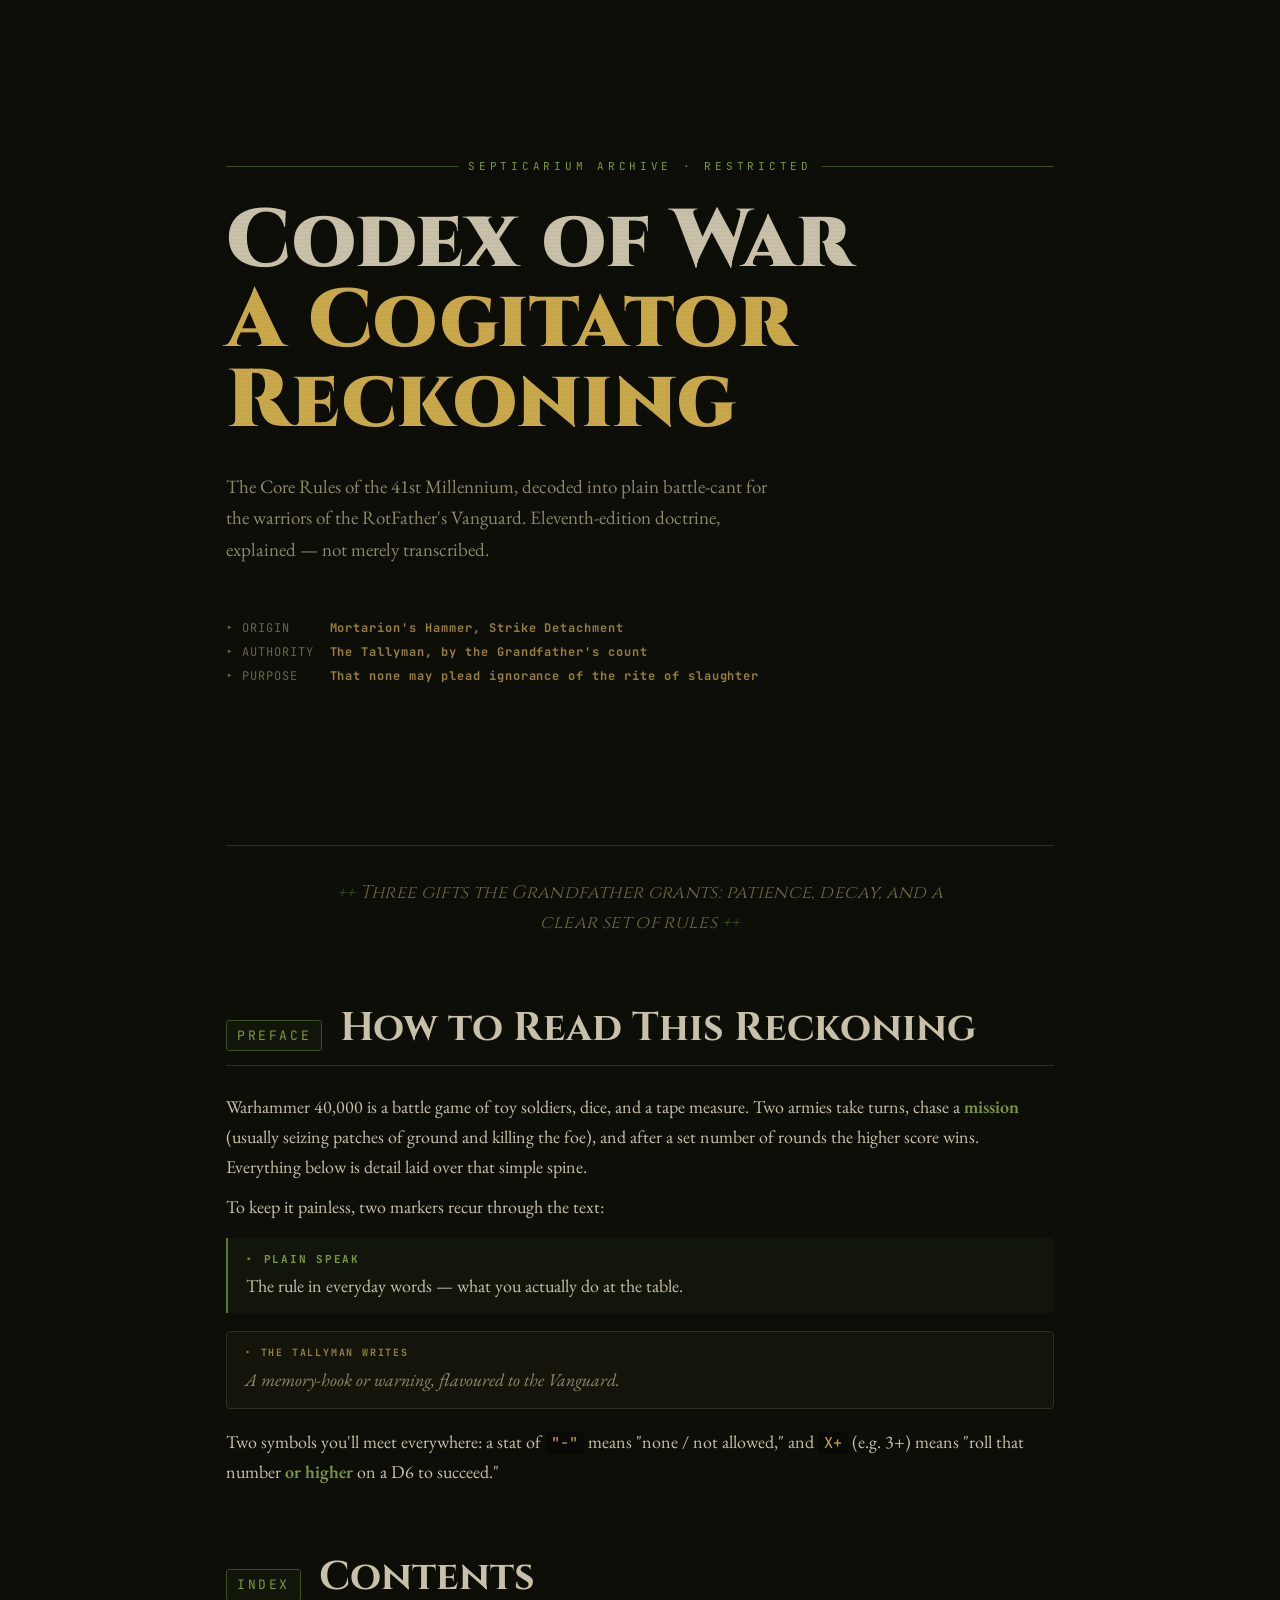
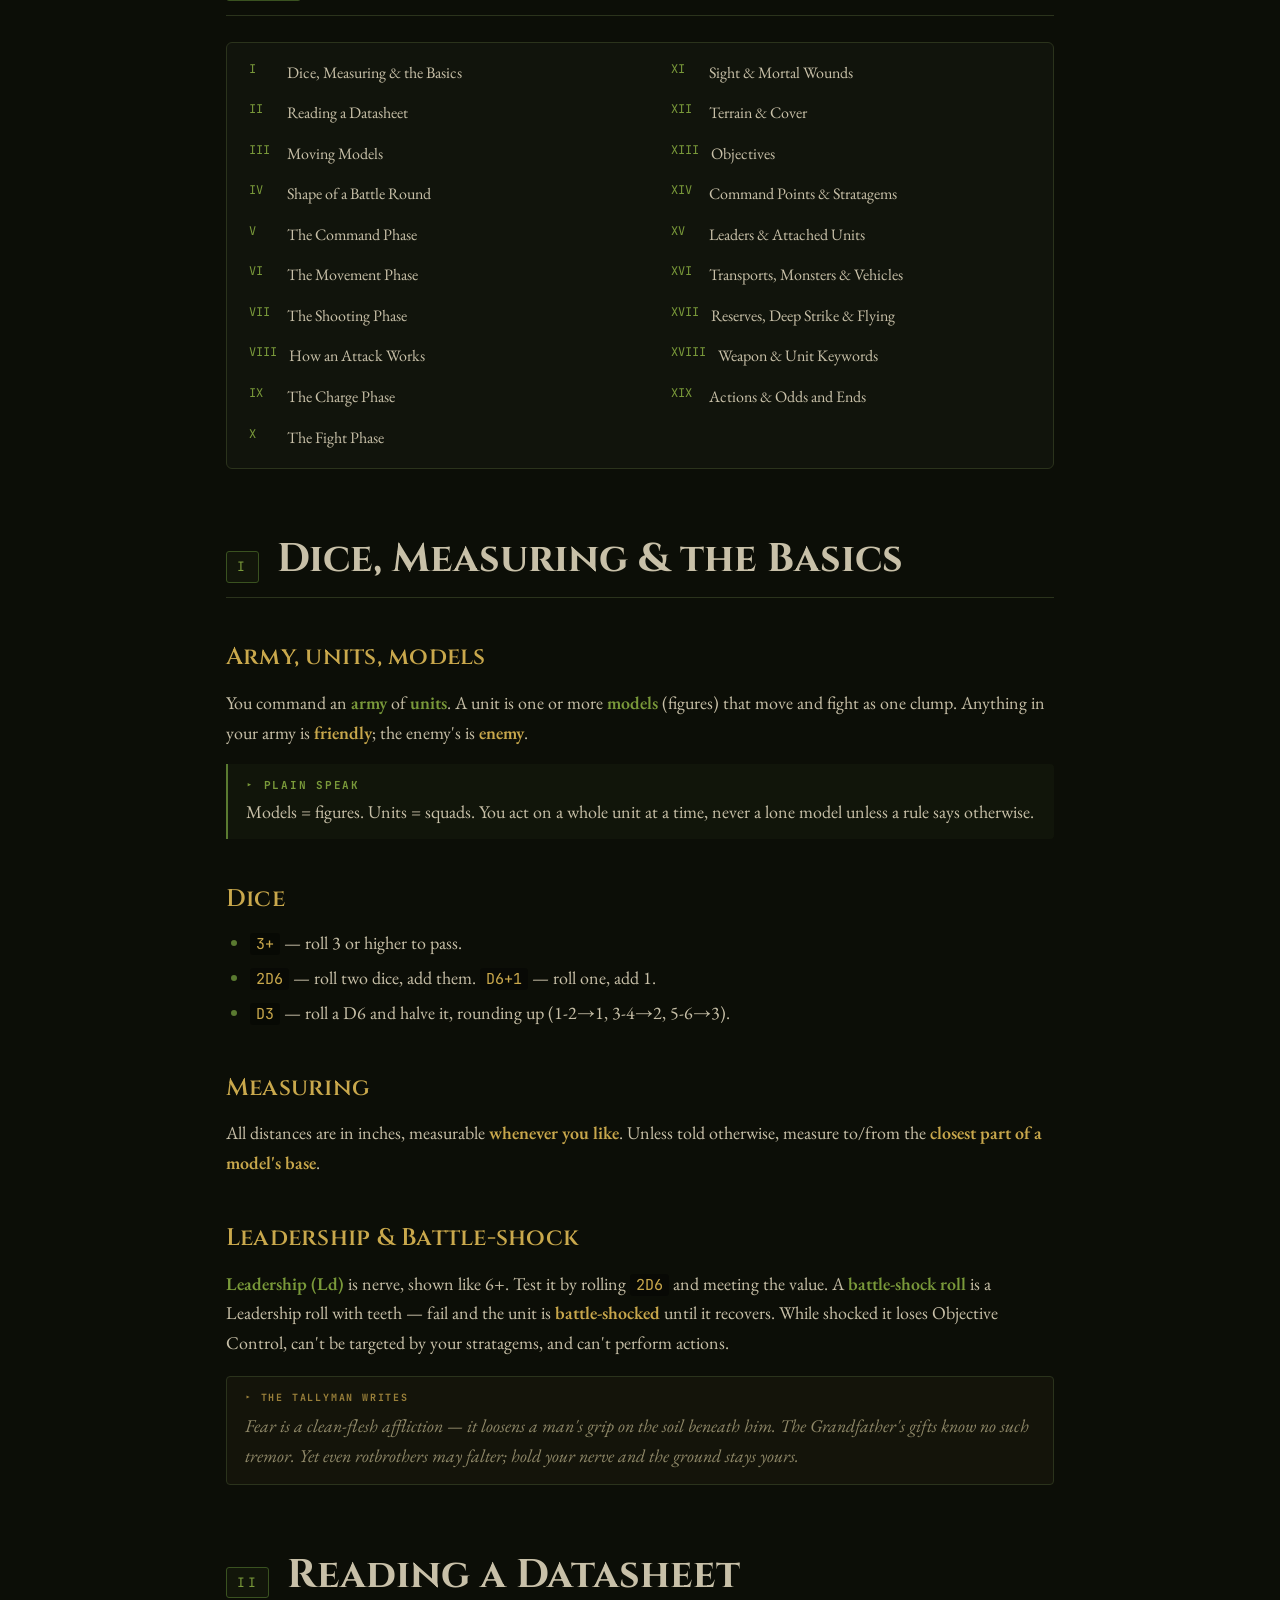
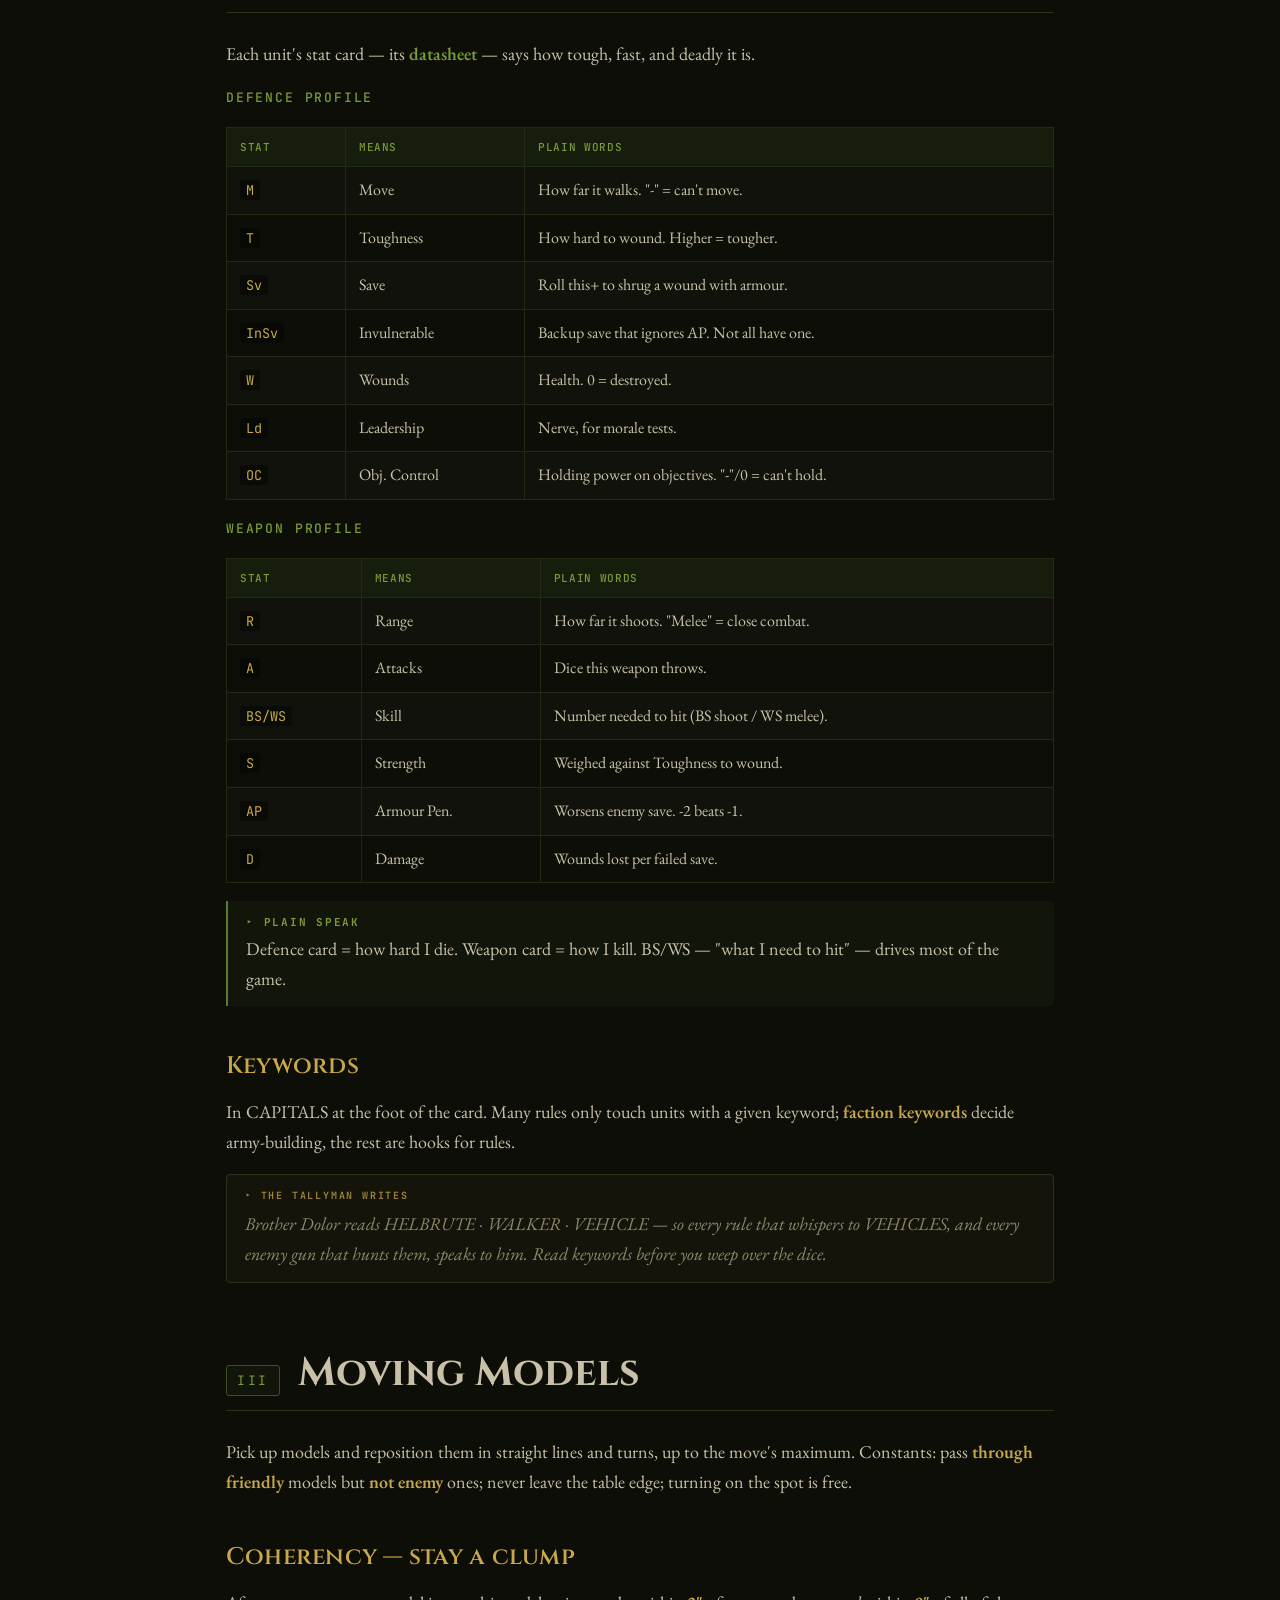
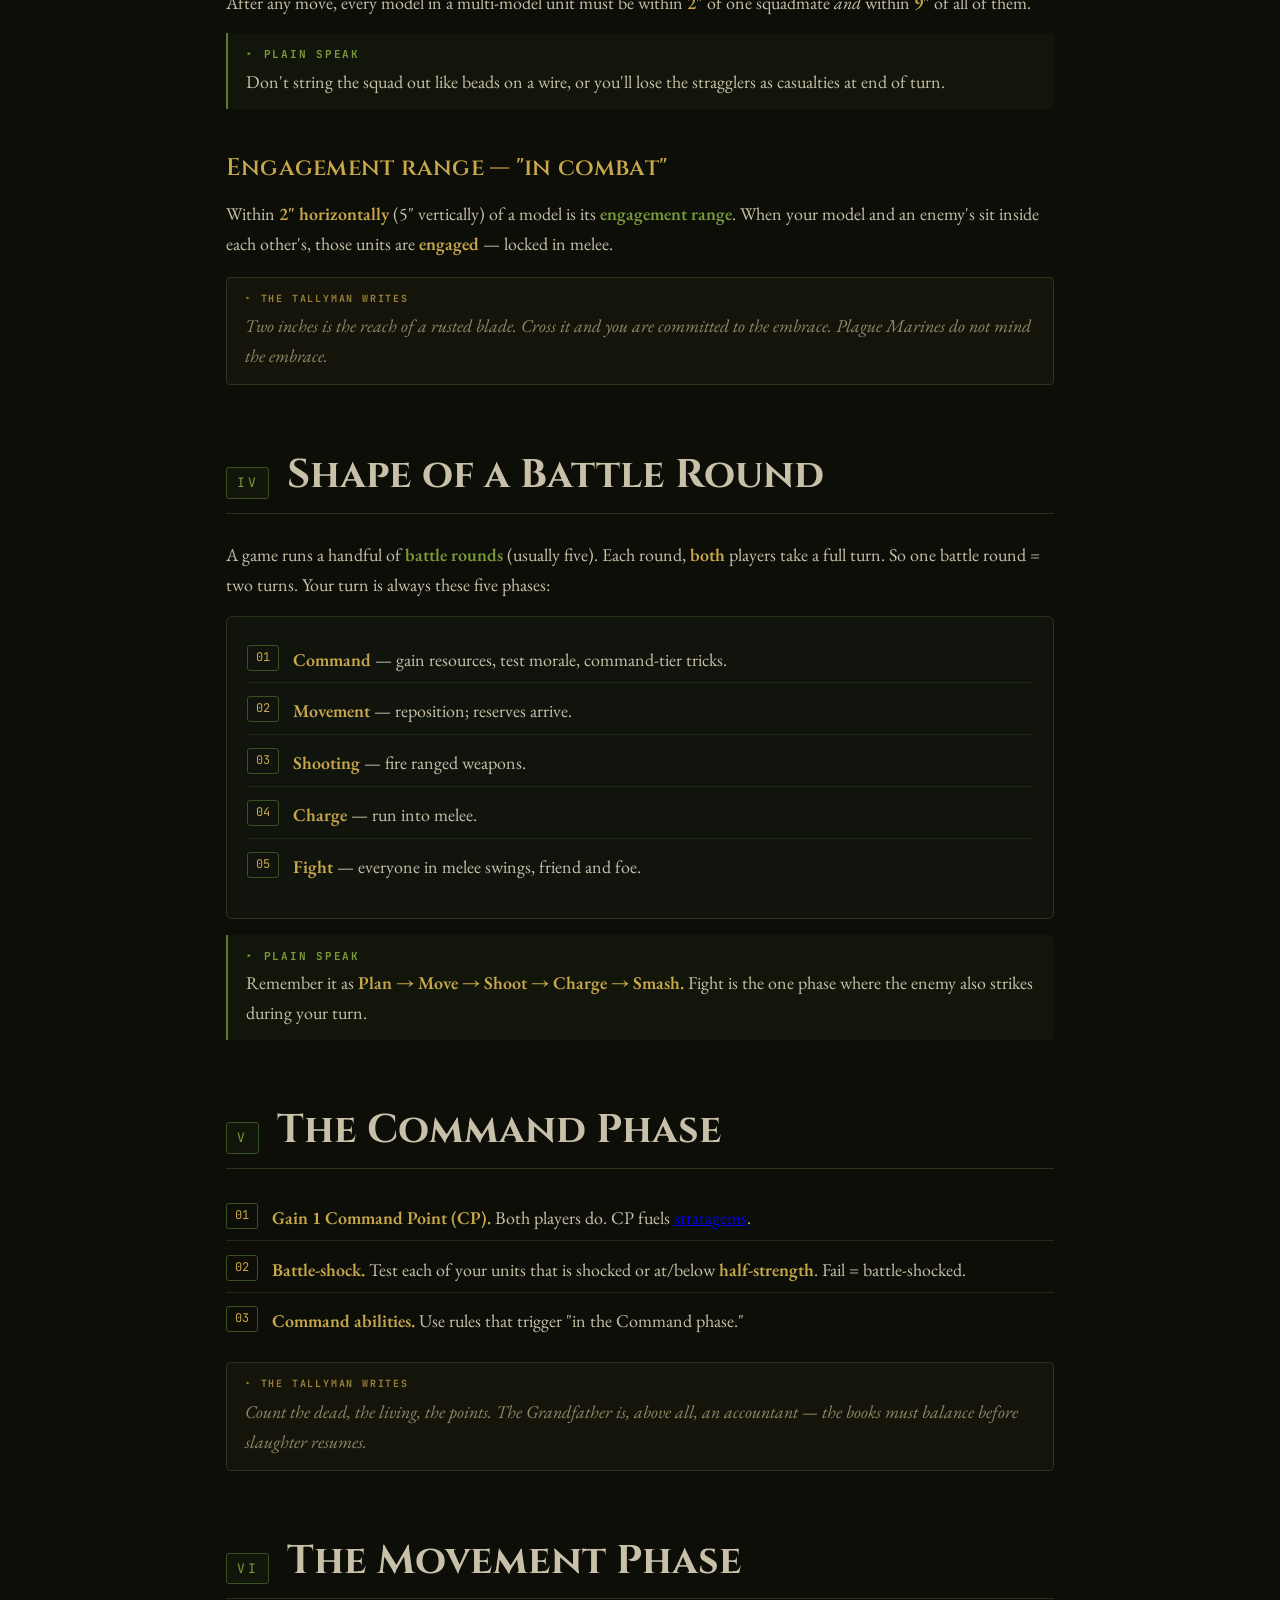
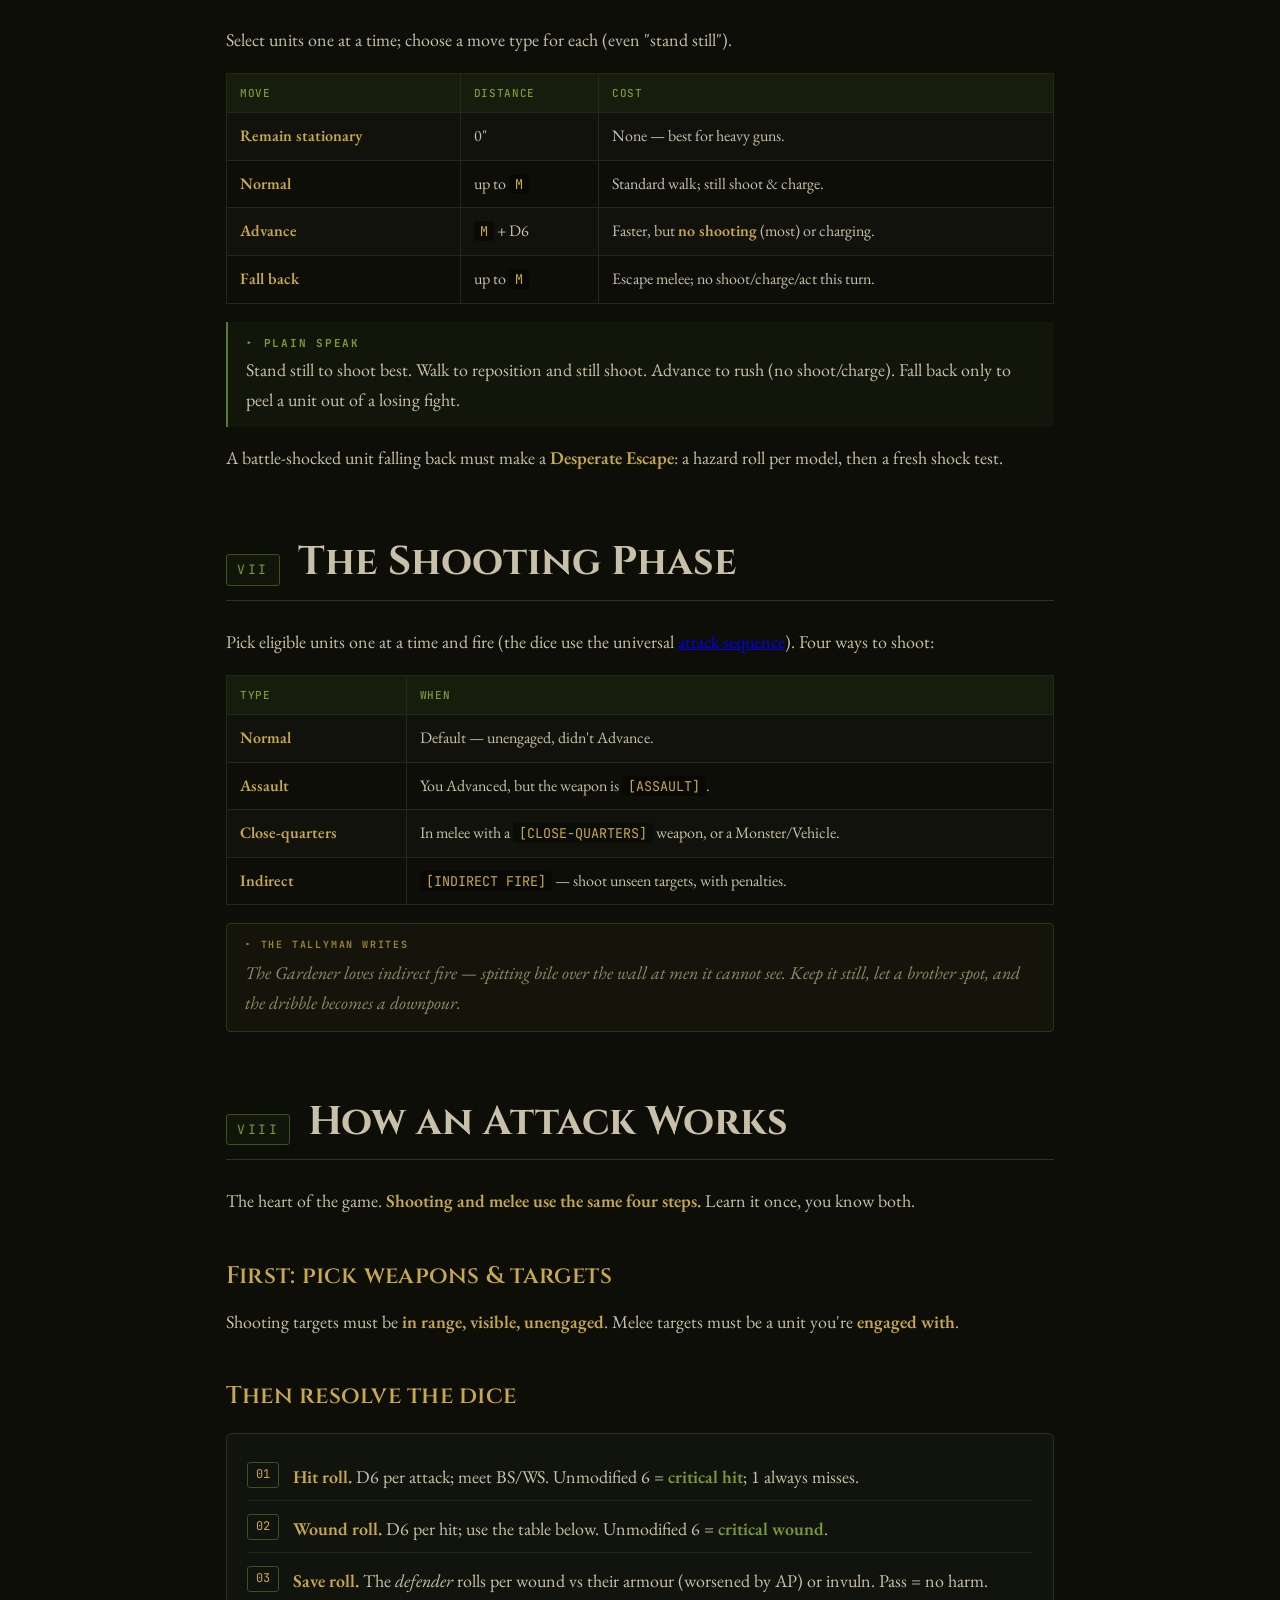
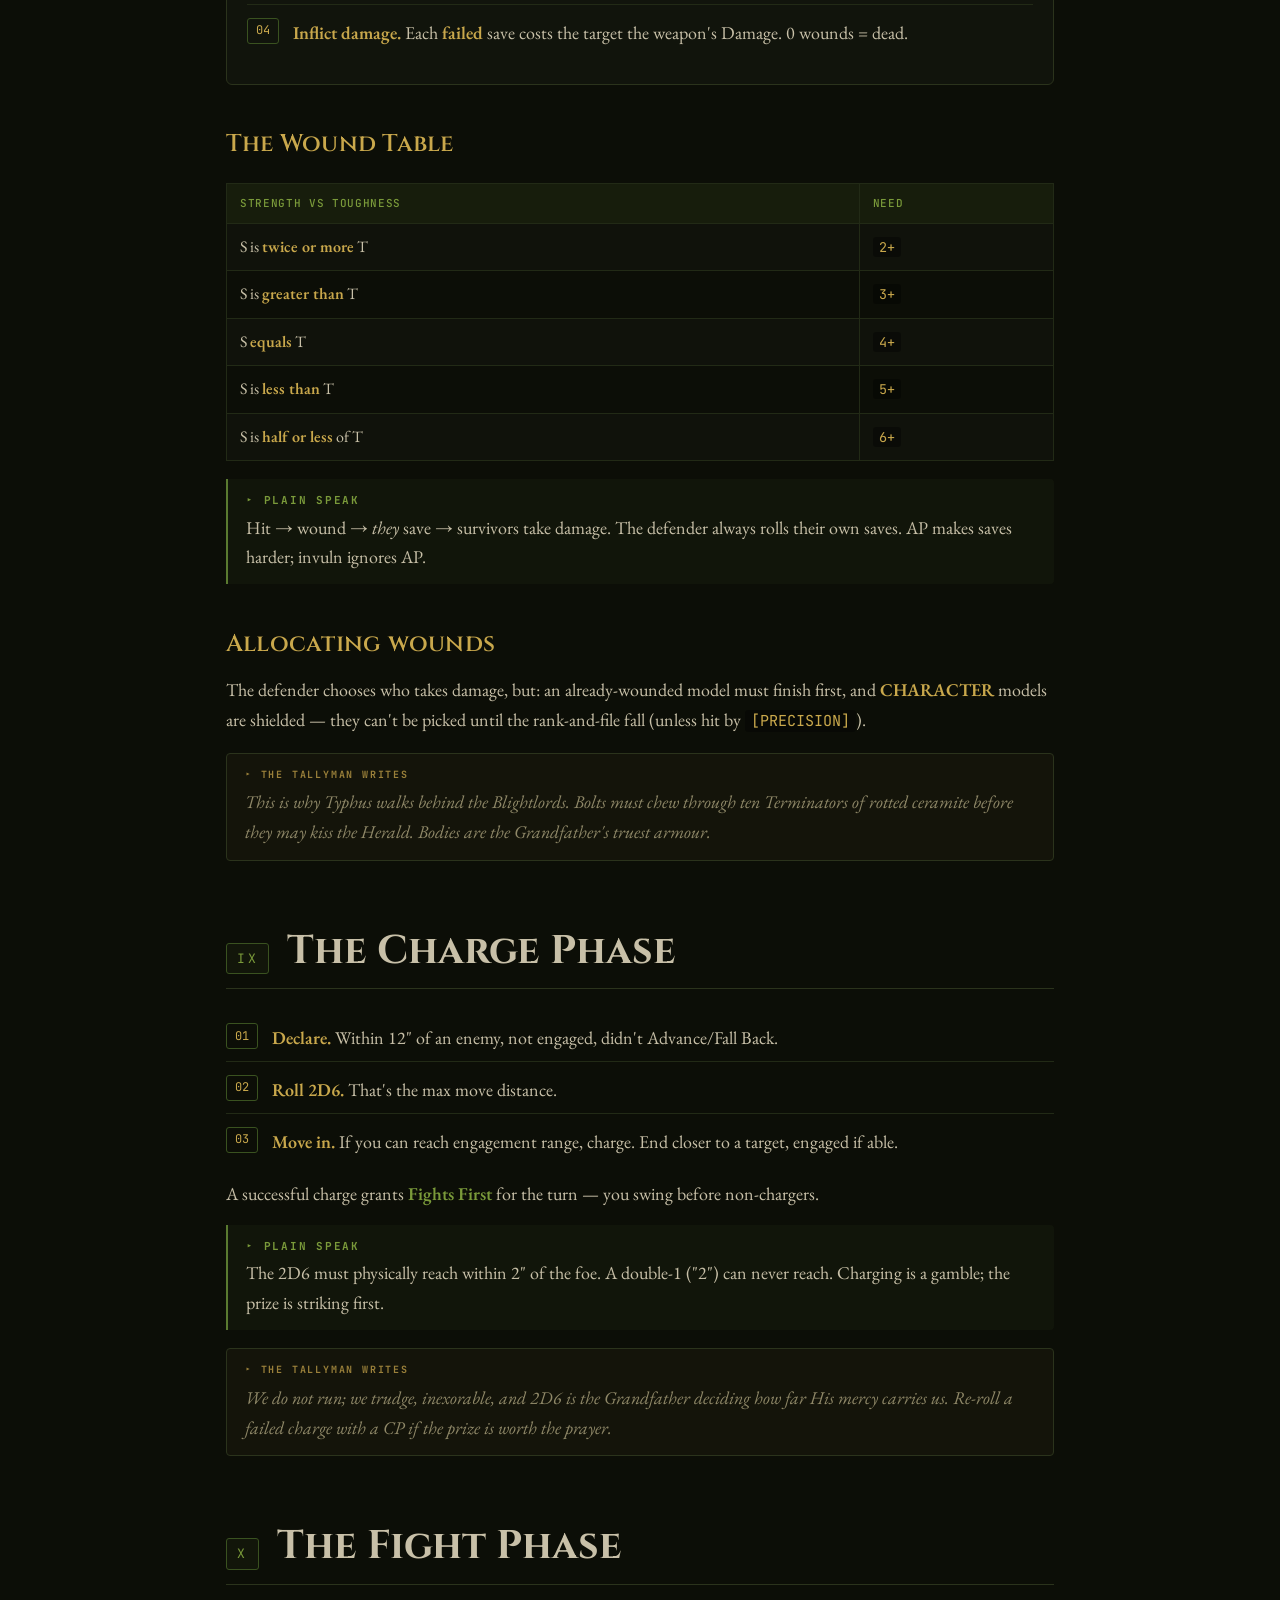
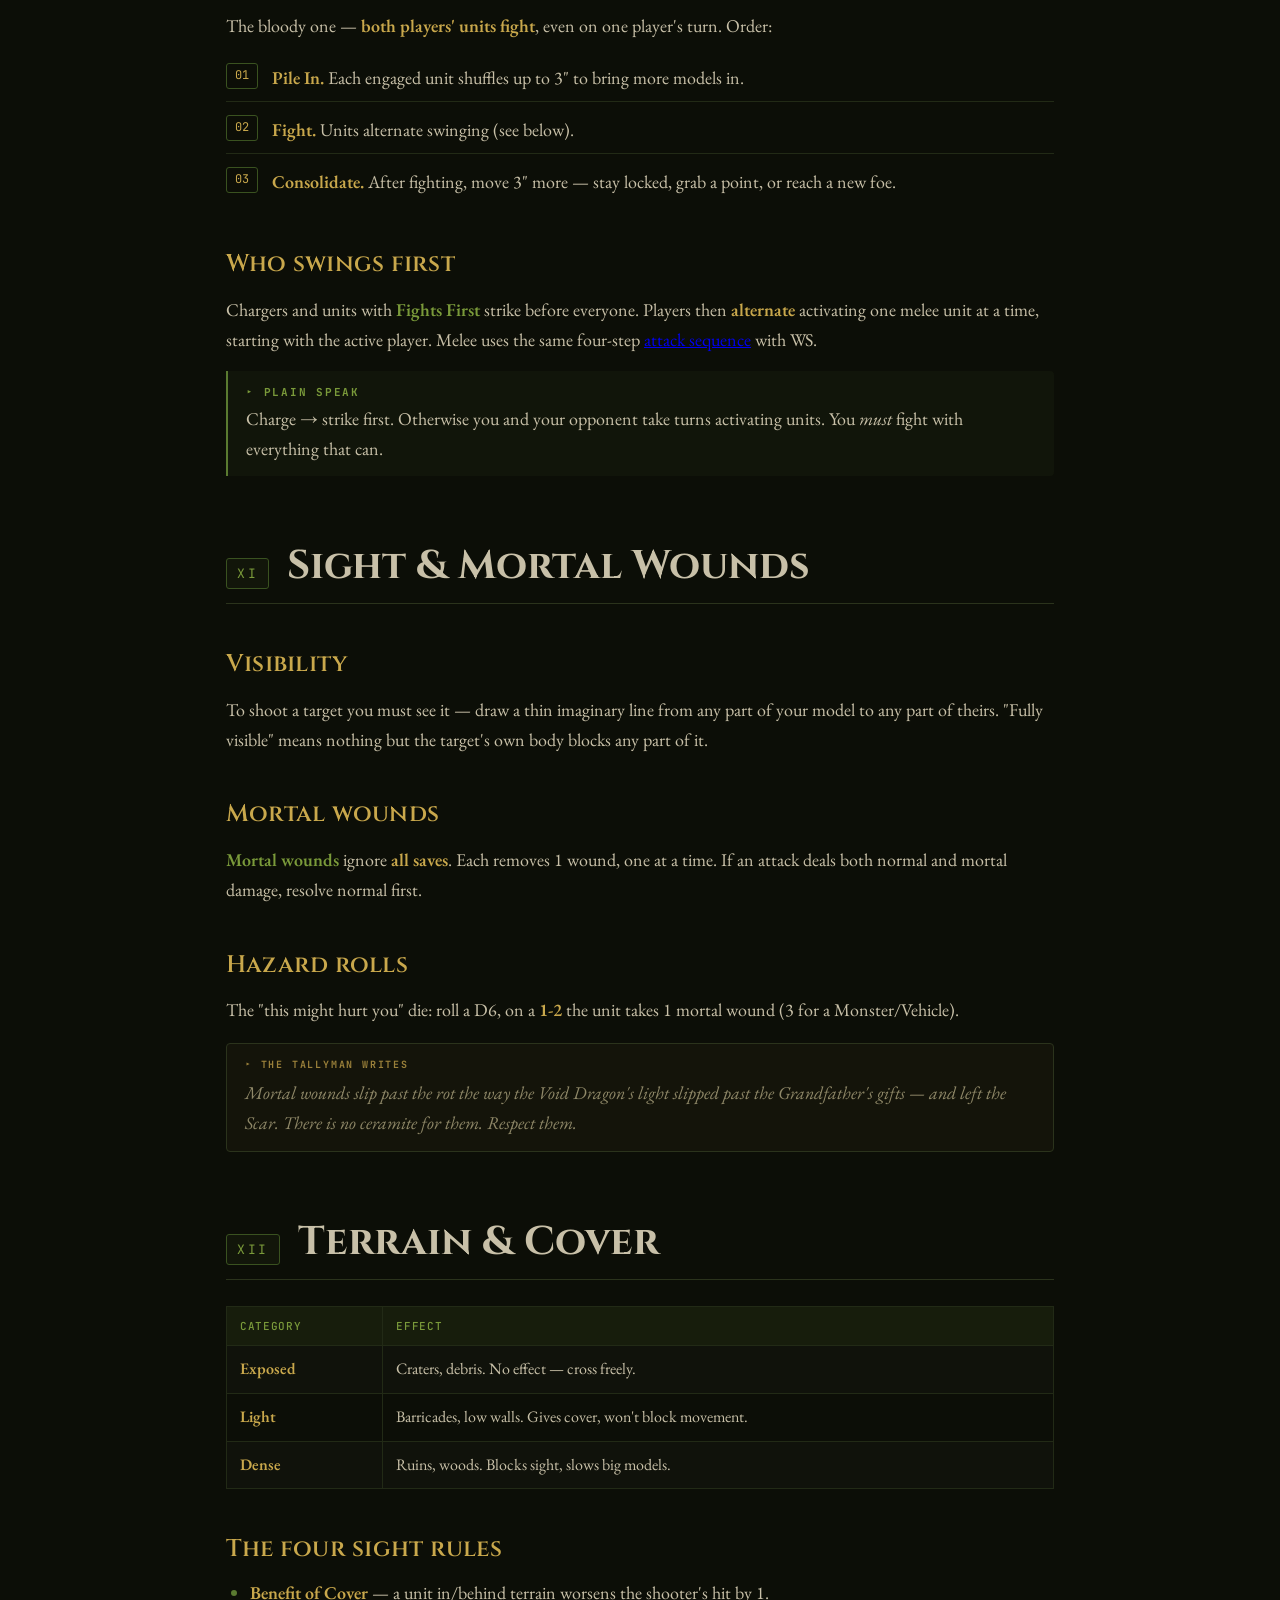
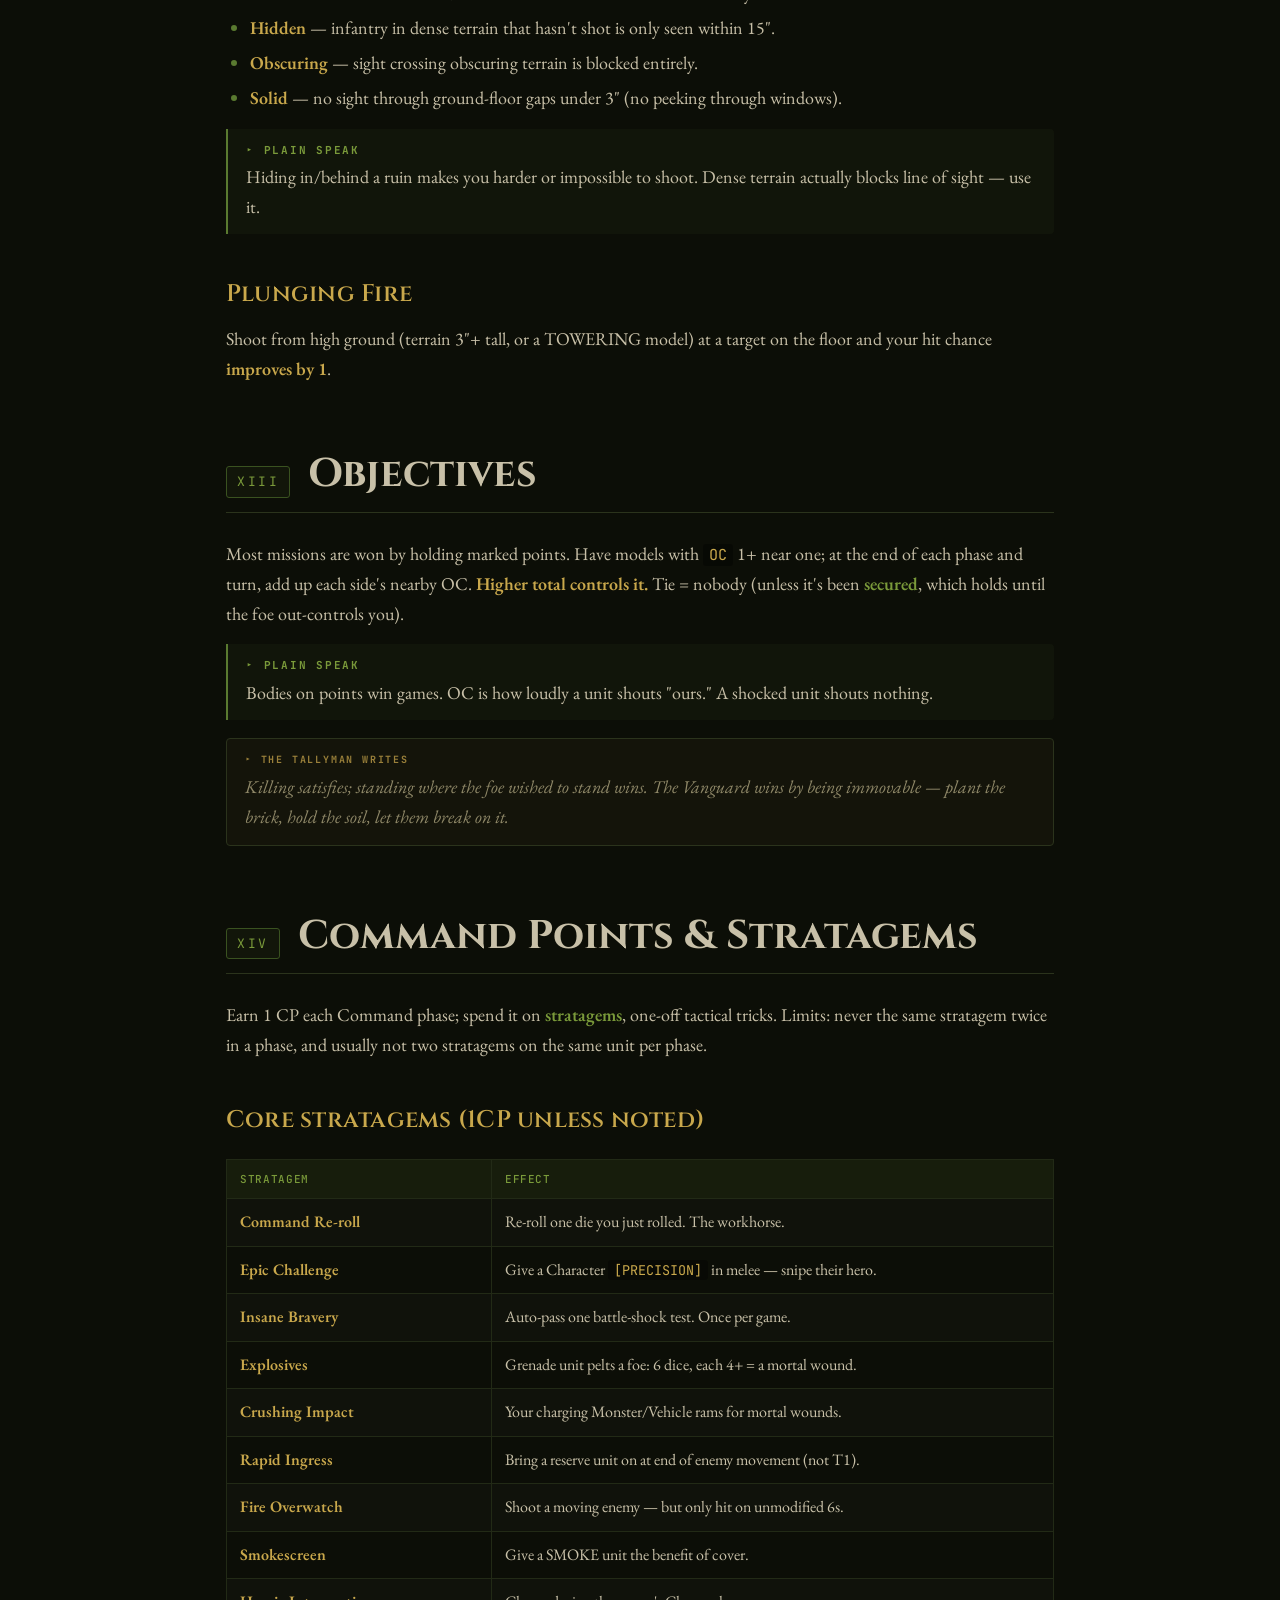
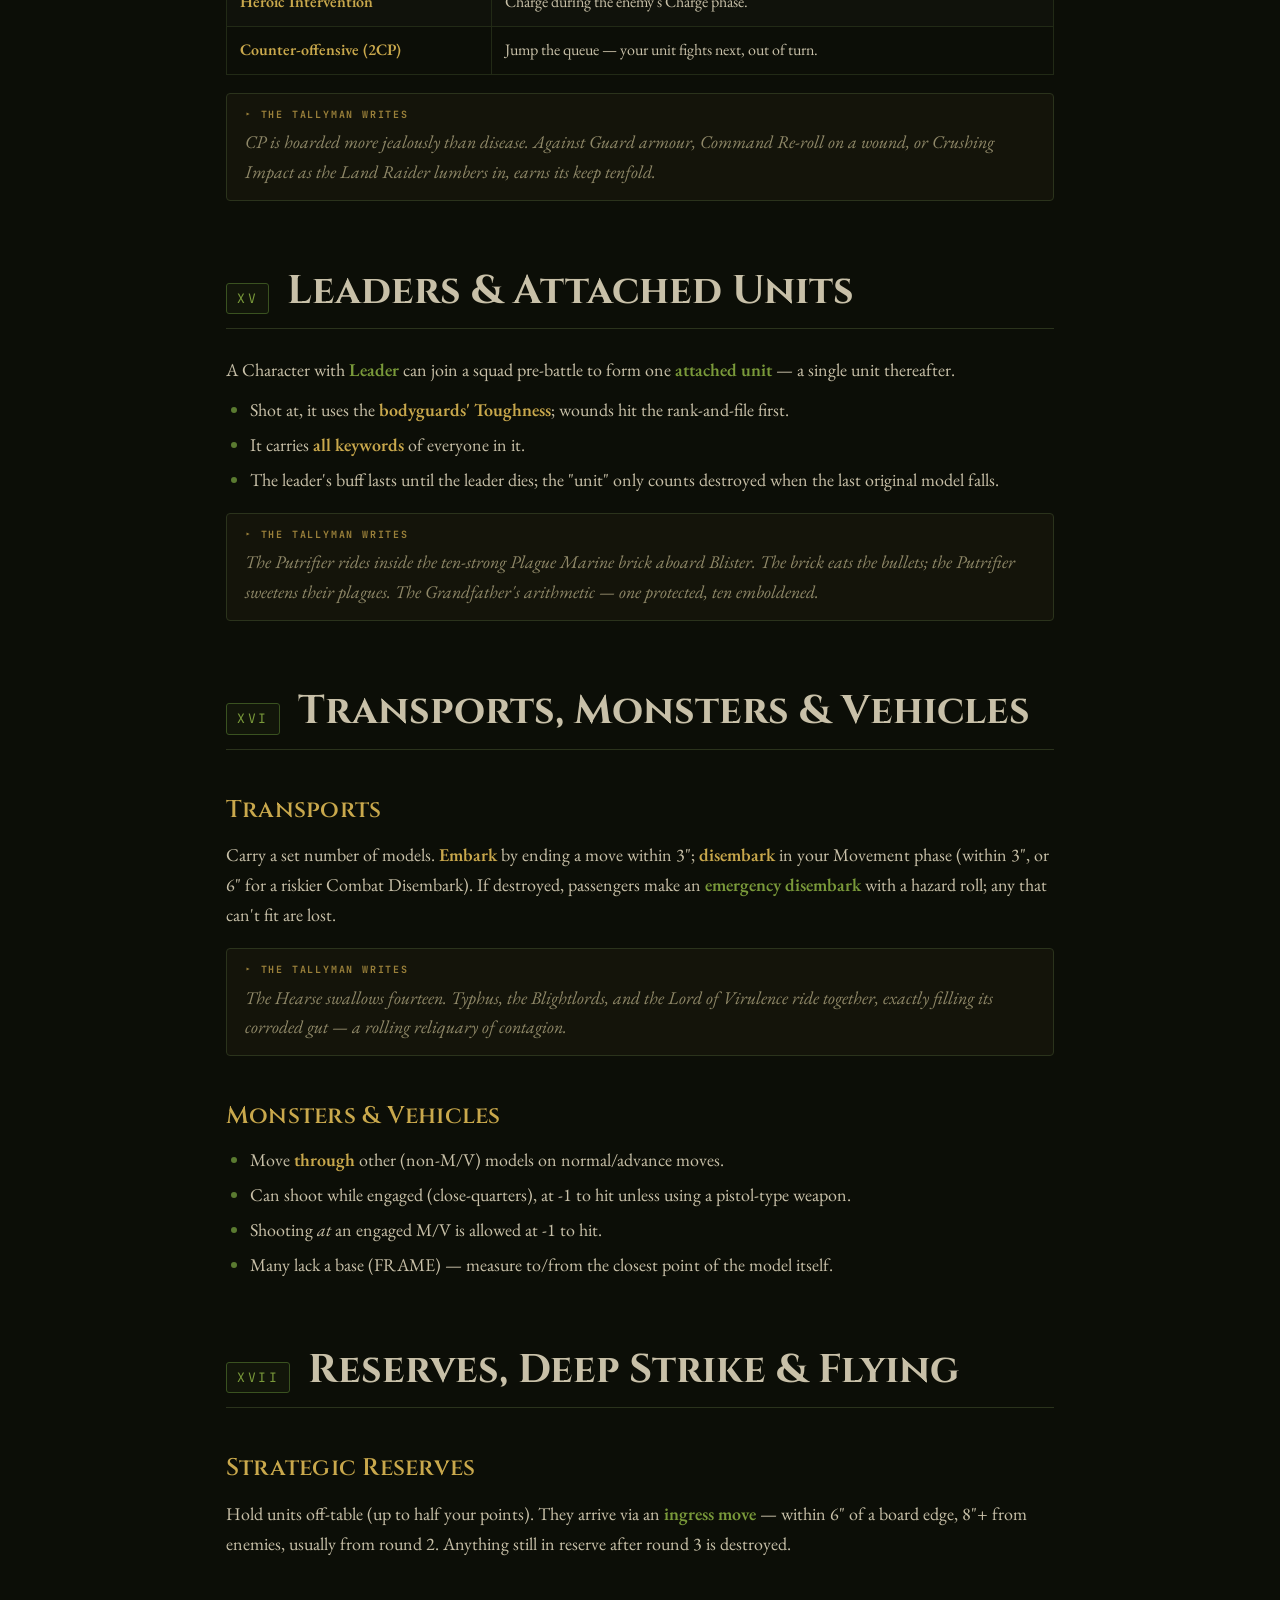
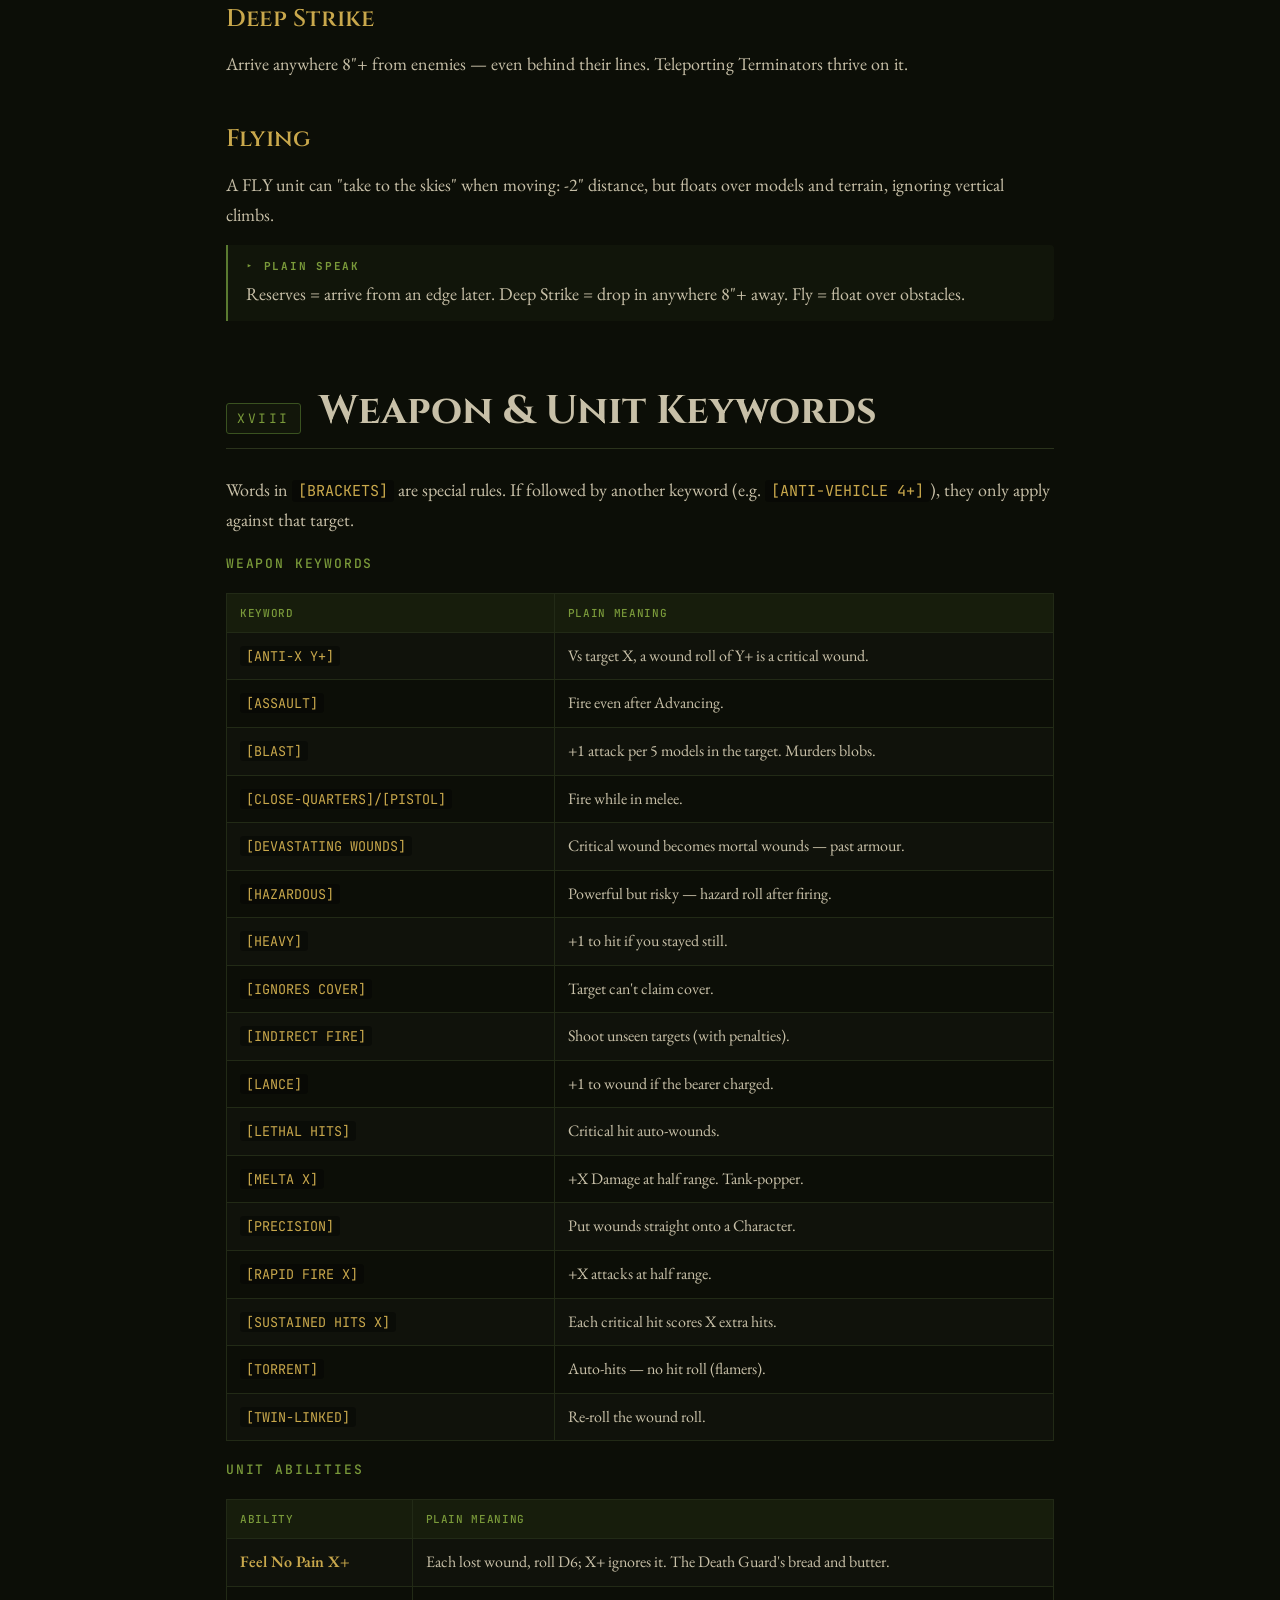
<file: codex-of-war.html>
<!doctype html>
<html lang="en">
<head>
<meta charset="utf-8">
<meta name="viewport" content="width=device-width, initial-scale=1">
<title>Codex of War — Cogitator Reckoning | RotFather's Vanguard</title>
<link rel="preconnect" href="https://fonts.googleapis.com">
<link rel="preconnect" href="https://fonts.gstatic.com" crossorigin>
<link href="https://fonts.googleapis.com/css2?family=Cinzel:wght@500;600;700;900&family=EB+Garamond:ital,wght@0,400;0,500;0,600;1,400;1,500&family=JetBrains+Mono:wght@400;500;700&display=swap" rel="stylesheet">
<style>
:root{
  --bg:#0c0e07;
  --panel:#11140c;
  --panel-2:#161a0f;
  --line:#2b331c;
  --line-soft:#222a16;
  --green:#7a9a3a;
  --green-dim:#5a7a30;
  --green-faint:#3a5220;
  --amber:#c9a84c;
  --amber-dim:#9a803a;
  --text:#c8c0a8;
  --text-dim:#8f8868;
  --text-faint:#6b6648;
}
*{box-sizing:border-box;}
html{scroll-behavior:smooth;}
body{
  margin:0;background:var(--bg);color:var(--text);
  font-family:"EB Garamond",Georgia,serif;font-size:18px;line-height:1.66;
  -webkit-font-smoothing:antialiased;
}
/* subtle scanline + vignette, very restrained */
body::after{
  content:"";position:fixed;inset:0;pointer-events:none;z-index:60;
  background:repeating-linear-gradient(0deg,rgba(0,0,0,.06) 0 1px,transparent 1px 4px);
  opacity:.4;
}
.wrap{max-width:880px;margin:0 auto;padding:0 26px 120px;}

mono,.mono{font-family:"JetBrains Mono",monospace;}

/* ---- COVER ---- */
.cover{min-height:94vh;display:flex;flex-direction:column;justify-content:center;
  border-bottom:1px solid var(--line);padding:60px 0;}
.tag{font-family:"JetBrains Mono",monospace;font-size:11px;letter-spacing:.34em;
  color:var(--green);text-transform:uppercase;margin-bottom:26px;display:flex;gap:10px;align-items:center;}
.tag::before,.tag::after{content:"";height:1px;background:var(--green-faint);flex:1;}
.cover h1{font-family:"Cinzel",serif;font-weight:900;font-size:clamp(40px,8vw,82px);
  line-height:.98;color:var(--text);margin:0;letter-spacing:.01em;}
.cover h1 .gold{color:var(--amber);display:block;}
.cover .lede{margin-top:28px;max-width:560px;color:var(--text-dim);font-size:19px;}
.cover .meta{margin-top:40px;font-family:"JetBrains Mono",monospace;font-size:12px;
  color:var(--text-faint);letter-spacing:.08em;line-height:2;}
.cover .meta b{color:var(--amber-dim);}

/* ---- SECTIONS ---- */
section{margin:70px 0;scroll-margin-top:18px;page-break-inside:auto;}
.sec-head{display:flex;align-items:baseline;gap:18px;border-bottom:1px solid var(--line);
  padding-bottom:14px;margin-bottom:26px;}
.sec-num{font-family:"JetBrains Mono",monospace;font-size:13px;color:var(--green);
  letter-spacing:.2em;border:1px solid var(--green-faint);padding:4px 10px;flex:0 0 auto;
  border-radius:3px;background:rgba(122,154,58,.06);}
h2{font-family:"Cinzel",serif;font-weight:700;font-size:clamp(26px,4.4vw,40px);
  color:var(--text);margin:0;line-height:1.04;}
h3{font-family:"Cinzel",serif;font-weight:600;color:var(--amber);
  font-size:clamp(19px,3vw,24px);margin:1.7em 0 .35em;letter-spacing:.01em;}
h4{font-family:"JetBrains Mono",monospace;color:var(--green);font-weight:500;
  text-transform:uppercase;letter-spacing:.14em;font-size:13px;margin:1.4em 0 .3em;}
p{margin:.55em 0;}
strong{color:var(--amber);font-weight:600;}
em.t{color:var(--green);font-style:normal;font-weight:600;}

/* callouts */
.plain{border-left:2px solid var(--green-dim);background:rgba(122,154,58,.05);
  padding:12px 18px;margin:16px 0;border-radius:0 4px 4px 0;page-break-inside:avoid;}
.plain b{font-family:"JetBrains Mono",monospace;color:var(--green);font-size:11px;
  letter-spacing:.16em;text-transform:uppercase;display:block;margin-bottom:3px;}
.scrawl{border:1px solid var(--line);background:rgba(201,168,76,.04);
  padding:13px 18px;margin:18px 0;border-radius:4px;font-style:italic;color:var(--text-dim);
  page-break-inside:avoid;position:relative;}
.scrawl b{font-style:normal;color:var(--amber-dim);font-family:"JetBrains Mono",monospace;
  font-size:10px;letter-spacing:.18em;text-transform:uppercase;display:block;margin-bottom:4px;}

ul,ol{margin:.4em 0 .9em;padding-left:1.35em;}
li{margin:.28em 0;}
ul li::marker{color:var(--green-dim);}

/* tables */
table{width:100%;border-collapse:collapse;margin:18px 0;font-size:16px;page-break-inside:avoid;}
th,td{border:1px solid var(--line-soft);padding:10px 13px;text-align:left;vertical-align:top;}
th{background:rgba(122,154,58,.10);font-family:"JetBrains Mono",monospace;
  text-transform:uppercase;letter-spacing:.06em;font-size:11px;color:var(--green);font-weight:500;}
tr:nth-child(even) td{background:rgba(255,255,255,.014);}
code,.ic{font-family:"JetBrains Mono",monospace;color:var(--amber);
  background:rgba(0,0,0,.35);padding:1px 6px;border-radius:3px;font-size:.84em;}

/* numbered sequence */
.seq{counter-reset:s;list-style:none;padding-left:0;margin:14px 0;}
.seq>li{position:relative;padding:8px 0 8px 46px;border-bottom:1px solid var(--line-soft);}
.seq>li:last-child{border-bottom:none;}
.seq>li::before{counter-increment:s;content:counter(s,decimal-leading-zero);position:absolute;left:0;top:8px;
  font-family:"JetBrains Mono",monospace;font-size:12px;color:var(--amber);
  border:1px solid var(--green-faint);width:30px;height:24px;display:flex;align-items:center;
  justify-content:center;border-radius:3px;}

.phase-card{border:1px solid var(--line);border-radius:6px;padding:6px 20px 14px;margin:16px 0;
  background:var(--panel);page-break-inside:avoid;}

/* TOC */
.toc{border:1px solid var(--line);border-radius:6px;background:var(--panel);padding:10px 8px;
  columns:2;column-gap:34px;}
.toc a{display:flex;gap:12px;text-decoration:none;color:var(--text);padding:7px 14px;
  border-radius:3px;break-inside:avoid;font-size:16px;}
.toc a:hover{background:rgba(122,154,58,.08);color:var(--amber);}
.toc .n{font-family:"JetBrains Mono",monospace;color:var(--green);font-size:12px;
  min-width:26px;}

.quote{font-family:"Cinzel",serif;font-style:italic;text-align:center;color:var(--text-faint);
  font-size:clamp(15px,2.3vw,18px);margin:32px auto;max-width:640px;letter-spacing:.02em;}
.quote::before{content:"++ ";color:var(--green-faint);}
.quote::after{content:" ++";color:var(--green-faint);}

footer{border-top:1px solid var(--line);margin-top:80px;padding-top:30px;text-align:center;
  color:var(--text-faint);font-size:14px;font-style:italic;}
footer b{color:var(--amber-dim);font-style:normal;}

@media(max-width:680px){body{font-size:17px;}.toc{columns:1;}.sec-head{gap:12px;}}

@page{margin:14mm 12mm;}
@media print{
  body{background:var(--bg);} body::after{opacity:.25;}
  section{page-break-inside:auto;}
  .cover{min-height:auto;page-break-after:always;}
  h2,h3{page-break-after:avoid;}
}
</style>
</head>
<body>
<div class="wrap">

  <!-- COVER -->
  <div class="cover">
    <div class="tag">Septicarium Archive · Restricted</div>
    <h1>Codex of War<span class="gold">A Cogitator Reckoning</span></h1>
    <p class="lede">The Core Rules of the 41st Millennium, decoded into plain battle-cant for the warriors of the RotFather's Vanguard. Eleventh-edition doctrine, explained — not merely transcribed.</p>
    <div class="meta">
      <span>▸ ORIGIN&nbsp;&nbsp;&nbsp;&nbsp;</span> <b>Mortarion's Hammer, Strike Detachment</b><br>
      <span>▸ AUTHORITY&nbsp;</span> <b>The Tallyman, by the Grandfather's count</b><br>
      <span>▸ PURPOSE&nbsp;&nbsp;&nbsp;</span> <b>That none may plead ignorance of the rite of slaughter</b>
    </div>
  </div>

  <div class="quote">Three gifts the Grandfather grants: patience, decay, and a clear set of rules</div>

  <!-- HOW TO READ -->
  <section id="how">
    <div class="sec-head"><span class="sec-num">PREFACE</span><h2>How to Read This Reckoning</h2></div>
    <p>Warhammer 40,000 is a battle game of toy soldiers, dice, and a tape measure. Two armies take turns, chase a <em class="t">mission</em> (usually seizing patches of ground and killing the foe), and after a set number of rounds the higher score wins. Everything below is detail laid over that simple spine.</p>
    <p>To keep it painless, two markers recur through the text:</p>
    <div class="plain"><b>▸ Plain speak</b>The rule in everyday words — what you actually do at the table.</div>
    <div class="scrawl"><b>▸ The Tallyman writes</b>A memory-hook or warning, flavoured to the Vanguard.</div>
    <p>Two symbols you'll meet everywhere: a stat of <span class="ic">"-"</span> means "none / not allowed," and <span class="ic">X+</span> (e.g. 3+) means "roll that number <em class="t">or higher</em> on a D6 to succeed."</p>
  </section>

  <!-- TOC -->
  <section id="toc">
    <div class="sec-head"><span class="sec-num">INDEX</span><h2>Contents</h2></div>
    <nav class="toc">
      <a href="#dice"><span class="n">I</span>Dice, Measuring &amp; the Basics</a>
      <a href="#datasheet"><span class="n">II</span>Reading a Datasheet</a>
      <a href="#moving"><span class="n">III</span>Moving Models</a>
      <a href="#round"><span class="n">IV</span>Shape of a Battle Round</a>
      <a href="#command"><span class="n">V</span>The Command Phase</a>
      <a href="#movement"><span class="n">VI</span>The Movement Phase</a>
      <a href="#shooting"><span class="n">VII</span>The Shooting Phase</a>
      <a href="#attacks"><span class="n">VIII</span>How an Attack Works</a>
      <a href="#charge"><span class="n">IX</span>The Charge Phase</a>
      <a href="#fight"><span class="n">X</span>The Fight Phase</a>
      <a href="#visibility"><span class="n">XI</span>Sight &amp; Mortal Wounds</a>
      <a href="#terrain"><span class="n">XII</span>Terrain &amp; Cover</a>
      <a href="#objectives"><span class="n">XIII</span>Objectives</a>
      <a href="#strats"><span class="n">XIV</span>Command Points &amp; Stratagems</a>
      <a href="#leaders"><span class="n">XV</span>Leaders &amp; Attached Units</a>
      <a href="#transports"><span class="n">XVI</span>Transports, Monsters &amp; Vehicles</a>
      <a href="#reserves"><span class="n">XVII</span>Reserves, Deep Strike &amp; Flying</a>
      <a href="#keywords"><span class="n">XVIII</span>Weapon &amp; Unit Keywords</a>
      <a href="#actions"><span class="n">XIX</span>Actions &amp; Odds and Ends</a>
    </nav>
  </section>

  <!-- I -->
  <section id="dice">
    <div class="sec-head"><span class="sec-num">I</span><h2>Dice, Measuring &amp; the Basics</h2></div>
    <h3>Army, units, models</h3>
    <p>You command an <em class="t">army</em> of <em class="t">units</em>. A unit is one or more <em class="t">models</em> (figures) that move and fight as one clump. Anything in your army is <strong>friendly</strong>; the enemy's is <strong>enemy</strong>.</p>
    <div class="plain"><b>▸ Plain speak</b>Models = figures. Units = squads. You act on a whole unit at a time, never a lone model unless a rule says otherwise.</div>

    <h3>Dice</h3>
    <ul>
      <li><span class="ic">3+</span> — roll 3 or higher to pass.</li>
      <li><span class="ic">2D6</span> — roll two dice, add them. <span class="ic">D6+1</span> — roll one, add 1.</li>
      <li><span class="ic">D3</span> — roll a D6 and halve it, rounding up (1-2→1, 3-4→2, 5-6→3).</li>
    </ul>

    <h3>Measuring</h3>
    <p>All distances are in inches, measurable <strong>whenever you like</strong>. Unless told otherwise, measure to/from the <strong>closest part of a model's base</strong>.</p>

    <h3>Leadership &amp; Battle-shock</h3>
    <p><em class="t">Leadership (Ld)</em> is nerve, shown like 6+. Test it by rolling <span class="ic">2D6</span> and meeting the value. A <em class="t">battle-shock roll</em> is a Leadership roll with teeth — fail and the unit is <strong>battle-shocked</strong> until it recovers. While shocked it loses Objective Control, can't be targeted by your stratagems, and can't perform actions.</p>
    <div class="scrawl"><b>▸ The Tallyman writes</b>Fear is a clean-flesh affliction — it loosens a man's grip on the soil beneath him. The Grandfather's gifts know no such tremor. Yet even rotbrothers may falter; hold your nerve and the ground stays yours.</div>
  </section>

  <!-- II -->
  <section id="datasheet">
    <div class="sec-head"><span class="sec-num">II</span><h2>Reading a Datasheet</h2></div>
    <p>Each unit's stat card — its <em class="t">datasheet</em> — says how tough, fast, and deadly it is.</p>
    <h4>Defence profile</h4>
    <table>
      <tr><th>Stat</th><th>Means</th><th>Plain words</th></tr>
      <tr><td><code>M</code></td><td>Move</td><td>How far it walks. "-" = can't move.</td></tr>
      <tr><td><code>T</code></td><td>Toughness</td><td>How hard to wound. Higher = tougher.</td></tr>
      <tr><td><code>Sv</code></td><td>Save</td><td>Roll this+ to shrug a wound with armour.</td></tr>
      <tr><td><code>InSv</code></td><td>Invulnerable</td><td>Backup save that ignores AP. Not all have one.</td></tr>
      <tr><td><code>W</code></td><td>Wounds</td><td>Health. 0 = destroyed.</td></tr>
      <tr><td><code>Ld</code></td><td>Leadership</td><td>Nerve, for morale tests.</td></tr>
      <tr><td><code>OC</code></td><td>Obj. Control</td><td>Holding power on objectives. "-"/0 = can't hold.</td></tr>
    </table>
    <h4>Weapon profile</h4>
    <table>
      <tr><th>Stat</th><th>Means</th><th>Plain words</th></tr>
      <tr><td><code>R</code></td><td>Range</td><td>How far it shoots. "Melee" = close combat.</td></tr>
      <tr><td><code>A</code></td><td>Attacks</td><td>Dice this weapon throws.</td></tr>
      <tr><td><code>BS/WS</code></td><td>Skill</td><td>Number needed to hit (BS shoot / WS melee).</td></tr>
      <tr><td><code>S</code></td><td>Strength</td><td>Weighed against Toughness to wound.</td></tr>
      <tr><td><code>AP</code></td><td>Armour Pen.</td><td>Worsens enemy save. -2 beats -1.</td></tr>
      <tr><td><code>D</code></td><td>Damage</td><td>Wounds lost per failed save.</td></tr>
    </table>
    <div class="plain"><b>▸ Plain speak</b>Defence card = how hard I die. Weapon card = how I kill. BS/WS — "what I need to hit" — drives most of the game.</div>
    <h3>Keywords</h3>
    <p>In CAPITALS at the foot of the card. Many rules only touch units with a given keyword; <strong>faction keywords</strong> decide army-building, the rest are hooks for rules.</p>
    <div class="scrawl"><b>▸ The Tallyman writes</b>Brother Dolor reads HELBRUTE · WALKER · VEHICLE — so every rule that whispers to VEHICLES, and every enemy gun that hunts them, speaks to him. Read keywords before you weep over the dice.</div>
  </section>

  <!-- III -->
  <section id="moving">
    <div class="sec-head"><span class="sec-num">III</span><h2>Moving Models</h2></div>
    <p>Pick up models and reposition them in straight lines and turns, up to the move's maximum. Constants: pass <strong>through friendly</strong> models but <strong>not enemy</strong> ones; never leave the table edge; turning on the spot is free.</p>
    <h3>Coherency — stay a clump</h3>
    <p>After any move, every model in a multi-model unit must be within <strong>2"</strong> of one squadmate <em>and</em> within <strong>9"</strong> of all of them.</p>
    <div class="plain"><b>▸ Plain speak</b>Don't string the squad out like beads on a wire, or you'll lose the stragglers as casualties at end of turn.</div>
    <h3>Engagement range — "in combat"</h3>
    <p>Within <strong>2" horizontally</strong> (5" vertically) of a model is its <em class="t">engagement range</em>. When your model and an enemy's sit inside each other's, those units are <strong>engaged</strong> — locked in melee.</p>
    <div class="scrawl"><b>▸ The Tallyman writes</b>Two inches is the reach of a rusted blade. Cross it and you are committed to the embrace. Plague Marines do not mind the embrace.</div>
  </section>

  <!-- IV -->
  <section id="round">
    <div class="sec-head"><span class="sec-num">IV</span><h2>Shape of a Battle Round</h2></div>
    <p>A game runs a handful of <em class="t">battle rounds</em> (usually five). Each round, <strong>both</strong> players take a full turn. So one battle round = two turns. Your turn is always these five phases:</p>
    <div class="phase-card"><ol class="seq">
      <li><strong>Command</strong> — gain resources, test morale, command-tier tricks.</li>
      <li><strong>Movement</strong> — reposition; reserves arrive.</li>
      <li><strong>Shooting</strong> — fire ranged weapons.</li>
      <li><strong>Charge</strong> — run into melee.</li>
      <li><strong>Fight</strong> — everyone in melee swings, friend and foe.</li>
    </ol></div>
    <div class="plain"><b>▸ Plain speak</b>Remember it as <strong>Plan → Move → Shoot → Charge → Smash.</strong> Fight is the one phase where the enemy also strikes during your turn.</div>
  </section>

  <!-- V -->
  <section id="command">
    <div class="sec-head"><span class="sec-num">V</span><h2>The Command Phase</h2></div>
    <ol class="seq">
      <li><strong>Gain 1 Command Point (CP).</strong> Both players do. CP fuels <a href="#strats">stratagems</a>.</li>
      <li><strong>Battle-shock.</strong> Test each of your units that is shocked or at/below <strong>half-strength</strong>. Fail = battle-shocked.</li>
      <li><strong>Command abilities.</strong> Use rules that trigger "in the Command phase."</li>
    </ol>
    <div class="scrawl"><b>▸ The Tallyman writes</b>Count the dead, the living, the points. The Grandfather is, above all, an accountant — the books must balance before slaughter resumes.</div>
  </section>

  <!-- VI -->
  <section id="movement">
    <div class="sec-head"><span class="sec-num">VI</span><h2>The Movement Phase</h2></div>
    <p>Select units one at a time; choose a move type for each (even "stand still").</p>
    <table>
      <tr><th>Move</th><th>Distance</th><th>Cost</th></tr>
      <tr><td><strong>Remain stationary</strong></td><td>0"</td><td>None — best for heavy guns.</td></tr>
      <tr><td><strong>Normal</strong></td><td>up to <code>M</code></td><td>Standard walk; still shoot &amp; charge.</td></tr>
      <tr><td><strong>Advance</strong></td><td><code>M</code> + D6</td><td>Faster, but <strong>no shooting</strong> (most) or charging.</td></tr>
      <tr><td><strong>Fall back</strong></td><td>up to <code>M</code></td><td>Escape melee; no shoot/charge/act this turn.</td></tr>
    </table>
    <div class="plain"><b>▸ Plain speak</b>Stand still to shoot best. Walk to reposition and still shoot. Advance to rush (no shoot/charge). Fall back only to peel a unit out of a losing fight.</div>
    <p>A battle-shocked unit falling back must make a <strong>Desperate Escape</strong>: a hazard roll per model, then a fresh shock test.</p>
  </section>

  <!-- VII -->
  <section id="shooting">
    <div class="sec-head"><span class="sec-num">VII</span><h2>The Shooting Phase</h2></div>
    <p>Pick eligible units one at a time and fire (the dice use the universal <a href="#attacks">attack sequence</a>). Four ways to shoot:</p>
    <table>
      <tr><th>Type</th><th>When</th></tr>
      <tr><td><strong>Normal</strong></td><td>Default — unengaged, didn't Advance.</td></tr>
      <tr><td><strong>Assault</strong></td><td>You Advanced, but the weapon is <code>[ASSAULT]</code>.</td></tr>
      <tr><td><strong>Close-quarters</strong></td><td>In melee with a <code>[CLOSE-QUARTERS]</code> weapon, or a Monster/Vehicle.</td></tr>
      <tr><td><strong>Indirect</strong></td><td><code>[INDIRECT FIRE]</code> — shoot unseen targets, with penalties.</td></tr>
    </table>
    <div class="scrawl"><b>▸ The Tallyman writes</b>The Gardener loves indirect fire — spitting bile over the wall at men it cannot see. Keep it still, let a brother spot, and the dribble becomes a downpour.</div>
  </section>

  <!-- VIII -->
  <section id="attacks">
    <div class="sec-head"><span class="sec-num">VIII</span><h2>How an Attack Works</h2></div>
    <p>The heart of the game. <strong>Shooting and melee use the same four steps.</strong> Learn it once, you know both.</p>
    <h3>First: pick weapons &amp; targets</h3>
    <p>Shooting targets must be <strong>in range, visible, unengaged</strong>. Melee targets must be a unit you're <strong>engaged with</strong>.</p>
    <h3>Then resolve the dice</h3>
    <div class="phase-card"><ol class="seq">
      <li><strong>Hit roll.</strong> D6 per attack; meet BS/WS. Unmodified 6 = <em class="t">critical hit</em>; 1 always misses.</li>
      <li><strong>Wound roll.</strong> D6 per hit; use the table below. Unmodified 6 = <em class="t">critical wound</em>.</li>
      <li><strong>Save roll.</strong> The <em>defender</em> rolls per wound vs their armour (worsened by AP) or invuln. Pass = no harm.</li>
      <li><strong>Inflict damage.</strong> Each <strong>failed</strong> save costs the target the weapon's Damage. 0 wounds = dead.</li>
    </ol></div>
    <h3>The Wound Table</h3>
    <table>
      <tr><th>Strength vs Toughness</th><th>Need</th></tr>
      <tr><td>S is <strong>twice or more</strong> T</td><td><code>2+</code></td></tr>
      <tr><td>S is <strong>greater than</strong> T</td><td><code>3+</code></td></tr>
      <tr><td>S <strong>equals</strong> T</td><td><code>4+</code></td></tr>
      <tr><td>S is <strong>less than</strong> T</td><td><code>5+</code></td></tr>
      <tr><td>S is <strong>half or less</strong> of T</td><td><code>6+</code></td></tr>
    </table>
    <div class="plain"><b>▸ Plain speak</b>Hit → wound → <em>they</em> save → survivors take damage. The defender always rolls their own saves. AP makes saves harder; invuln ignores AP.</div>
    <h3>Allocating wounds</h3>
    <p>The defender chooses who takes damage, but: an already-wounded model must finish first, and <strong>CHARACTER</strong> models are shielded — they can't be picked until the rank-and-file fall (unless hit by <code>[PRECISION]</code>).</p>
    <div class="scrawl"><b>▸ The Tallyman writes</b>This is why Typhus walks behind the Blightlords. Bolts must chew through ten Terminators of rotted ceramite before they may kiss the Herald. Bodies are the Grandfather's truest armour.</div>
  </section>

  <!-- IX -->
  <section id="charge">
    <div class="sec-head"><span class="sec-num">IX</span><h2>The Charge Phase</h2></div>
    <ol class="seq">
      <li><strong>Declare.</strong> Within 12" of an enemy, not engaged, didn't Advance/Fall Back.</li>
      <li><strong>Roll 2D6.</strong> That's the max move distance.</li>
      <li><strong>Move in.</strong> If you can reach engagement range, charge. End closer to a target, engaged if able.</li>
    </ol>
    <p>A successful charge grants <em class="t">Fights First</em> for the turn — you swing before non-chargers.</p>
    <div class="plain"><b>▸ Plain speak</b>The 2D6 must physically reach within 2" of the foe. A double-1 ("2") can never reach. Charging is a gamble; the prize is striking first.</div>
    <div class="scrawl"><b>▸ The Tallyman writes</b>We do not run; we trudge, inexorable, and 2D6 is the Grandfather deciding how far His mercy carries us. Re-roll a failed charge with a CP if the prize is worth the prayer.</div>
  </section>

  <!-- X -->
  <section id="fight">
    <div class="sec-head"><span class="sec-num">X</span><h2>The Fight Phase</h2></div>
    <p>The bloody one — <strong>both players' units fight</strong>, even on one player's turn. Order:</p>
    <ol class="seq">
      <li><strong>Pile In.</strong> Each engaged unit shuffles up to 3" to bring more models in.</li>
      <li><strong>Fight.</strong> Units alternate swinging (see below).</li>
      <li><strong>Consolidate.</strong> After fighting, move 3" more — stay locked, grab a point, or reach a new foe.</li>
    </ol>
    <h3>Who swings first</h3>
    <p>Chargers and units with <em class="t">Fights First</em> strike before everyone. Players then <strong>alternate</strong> activating one melee unit at a time, starting with the active player. Melee uses the same four-step <a href="#attacks">attack sequence</a> with WS.</p>
    <div class="plain"><b>▸ Plain speak</b>Charge → strike first. Otherwise you and your opponent take turns activating units. You <em>must</em> fight with everything that can.</div>
  </section>

  <!-- XI -->
  <section id="visibility">
    <div class="sec-head"><span class="sec-num">XI</span><h2>Sight &amp; Mortal Wounds</h2></div>
    <h3>Visibility</h3>
    <p>To shoot a target you must see it — draw a thin imaginary line from any part of your model to any part of theirs. "Fully visible" means nothing but the target's own body blocks any part of it.</p>
    <h3>Mortal wounds</h3>
    <p><em class="t">Mortal wounds</em> ignore <strong>all saves</strong>. Each removes 1 wound, one at a time. If an attack deals both normal and mortal damage, resolve normal first.</p>
    <h3>Hazard rolls</h3>
    <p>The "this might hurt you" die: roll a D6, on a <strong>1-2</strong> the unit takes 1 mortal wound (3 for a Monster/Vehicle).</p>
    <div class="scrawl"><b>▸ The Tallyman writes</b>Mortal wounds slip past the rot the way the Void Dragon's light slipped past the Grandfather's gifts — and left the Scar. There is no ceramite for them. Respect them.</div>
  </section>

  <!-- XII -->
  <section id="terrain">
    <div class="sec-head"><span class="sec-num">XII</span><h2>Terrain &amp; Cover</h2></div>
    <table>
      <tr><th>Category</th><th>Effect</th></tr>
      <tr><td><strong>Exposed</strong></td><td>Craters, debris. No effect — cross freely.</td></tr>
      <tr><td><strong>Light</strong></td><td>Barricades, low walls. Gives cover, won't block movement.</td></tr>
      <tr><td><strong>Dense</strong></td><td>Ruins, woods. Blocks sight, slows big models.</td></tr>
    </table>
    <h3>The four sight rules</h3>
    <ul>
      <li><strong>Benefit of Cover</strong> — a unit in/behind terrain worsens the shooter's hit by 1.</li>
      <li><strong>Hidden</strong> — infantry in dense terrain that hasn't shot is only seen within 15".</li>
      <li><strong>Obscuring</strong> — sight crossing obscuring terrain is blocked entirely.</li>
      <li><strong>Solid</strong> — no sight through ground-floor gaps under 3" (no peeking through windows).</li>
    </ul>
    <div class="plain"><b>▸ Plain speak</b>Hiding in/behind a ruin makes you harder or impossible to shoot. Dense terrain actually blocks line of sight — use it.</div>
    <h3>Plunging Fire</h3>
    <p>Shoot from high ground (terrain 3"+ tall, or a TOWERING model) at a target on the floor and your hit chance <strong>improves by 1</strong>.</p>
  </section>

  <!-- XIII -->
  <section id="objectives">
    <div class="sec-head"><span class="sec-num">XIII</span><h2>Objectives</h2></div>
    <p>Most missions are won by holding marked points. Have models with <code>OC</code> 1+ near one; at the end of each phase and turn, add up each side's nearby OC. <strong>Higher total controls it.</strong> Tie = nobody (unless it's been <em class="t">secured</em>, which holds until the foe out-controls you).</p>
    <div class="plain"><b>▸ Plain speak</b>Bodies on points win games. OC is how loudly a unit shouts "ours." A shocked unit shouts nothing.</div>
    <div class="scrawl"><b>▸ The Tallyman writes</b>Killing satisfies; standing where the foe wished to stand wins. The Vanguard wins by being immovable — plant the brick, hold the soil, let them break on it.</div>
  </section>

  <!-- XIV -->
  <section id="strats">
    <div class="sec-head"><span class="sec-num">XIV</span><h2>Command Points &amp; Stratagems</h2></div>
    <p>Earn 1 CP each Command phase; spend it on <em class="t">stratagems</em>, one-off tactical tricks. Limits: never the same stratagem twice in a phase, and usually not two stratagems on the same unit per phase.</p>
    <h3>Core stratagems (1CP unless noted)</h3>
    <table>
      <tr><th>Stratagem</th><th>Effect</th></tr>
      <tr><td><strong>Command Re-roll</strong></td><td>Re-roll one die you just rolled. The workhorse.</td></tr>
      <tr><td><strong>Epic Challenge</strong></td><td>Give a Character <code>[PRECISION]</code> in melee — snipe their hero.</td></tr>
      <tr><td><strong>Insane Bravery</strong></td><td>Auto-pass one battle-shock test. Once per game.</td></tr>
      <tr><td><strong>Explosives</strong></td><td>Grenade unit pelts a foe: 6 dice, each 4+ = a mortal wound.</td></tr>
      <tr><td><strong>Crushing Impact</strong></td><td>Your charging Monster/Vehicle rams for mortal wounds.</td></tr>
      <tr><td><strong>Rapid Ingress</strong></td><td>Bring a reserve unit on at end of enemy movement (not T1).</td></tr>
      <tr><td><strong>Fire Overwatch</strong></td><td>Shoot a moving enemy — but only hit on unmodified 6s.</td></tr>
      <tr><td><strong>Smokescreen</strong></td><td>Give a SMOKE unit the benefit of cover.</td></tr>
      <tr><td><strong>Heroic Intervention</strong></td><td>Charge during the enemy's Charge phase.</td></tr>
      <tr><td><strong>Counter-offensive (2CP)</strong></td><td>Jump the queue — your unit fights next, out of turn.</td></tr>
    </table>
    <div class="scrawl"><b>▸ The Tallyman writes</b>CP is hoarded more jealously than disease. Against Guard armour, Command Re-roll on a wound, or Crushing Impact as the Land Raider lumbers in, earns its keep tenfold.</div>
  </section>

  <!-- XV -->
  <section id="leaders">
    <div class="sec-head"><span class="sec-num">XV</span><h2>Leaders &amp; Attached Units</h2></div>
    <p>A Character with <em class="t">Leader</em> can join a squad pre-battle to form one <em class="t">attached unit</em> — a single unit thereafter.</p>
    <ul>
      <li>Shot at, it uses the <strong>bodyguards' Toughness</strong>; wounds hit the rank-and-file first.</li>
      <li>It carries <strong>all keywords</strong> of everyone in it.</li>
      <li>The leader's buff lasts until the leader dies; the "unit" only counts destroyed when the last original model falls.</li>
    </ul>
    <div class="scrawl"><b>▸ The Tallyman writes</b>The Putrifier rides inside the ten-strong Plague Marine brick aboard Blister. The brick eats the bullets; the Putrifier sweetens their plagues. The Grandfather's arithmetic — one protected, ten emboldened.</div>
  </section>

  <!-- XVI -->
  <section id="transports">
    <div class="sec-head"><span class="sec-num">XVI</span><h2>Transports, Monsters &amp; Vehicles</h2></div>
    <h3>Transports</h3>
    <p>Carry a set number of models. <strong>Embark</strong> by ending a move within 3"; <strong>disembark</strong> in your Movement phase (within 3", or 6" for a riskier Combat Disembark). If destroyed, passengers make an <em class="t">emergency disembark</em> with a hazard roll; any that can't fit are lost.</p>
    <div class="scrawl"><b>▸ The Tallyman writes</b>The Hearse swallows fourteen. Typhus, the Blightlords, and the Lord of Virulence ride together, exactly filling its corroded gut — a rolling reliquary of contagion.</div>
    <h3>Monsters &amp; Vehicles</h3>
    <ul>
      <li>Move <strong>through</strong> other (non-M/V) models on normal/advance moves.</li>
      <li>Can shoot while engaged (close-quarters), at -1 to hit unless using a pistol-type weapon.</li>
      <li>Shooting <em>at</em> an engaged M/V is allowed at -1 to hit.</li>
      <li>Many lack a base (FRAME) — measure to/from the closest point of the model itself.</li>
    </ul>
  </section>

  <!-- XVII -->
  <section id="reserves">
    <div class="sec-head"><span class="sec-num">XVII</span><h2>Reserves, Deep Strike &amp; Flying</h2></div>
    <h3>Strategic Reserves</h3>
    <p>Hold units off-table (up to half your points). They arrive via an <em class="t">ingress move</em> — within 6" of a board edge, 8"+ from enemies, usually from round 2. Anything still in reserve after round 3 is destroyed.</p>
    <h3>Deep Strike</h3>
    <p>Arrive anywhere 8"+ from enemies — even behind their lines. Teleporting Terminators thrive on it.</p>
    <h3>Flying</h3>
    <p>A FLY unit can "take to the skies" when moving: -2" distance, but floats over models and terrain, ignoring vertical climbs.</p>
    <div class="plain"><b>▸ Plain speak</b>Reserves = arrive from an edge later. Deep Strike = drop in anywhere 8"+ away. Fly = float over obstacles.</div>
  </section>

  <!-- XVIII -->
  <section id="keywords">
    <div class="sec-head"><span class="sec-num">XVIII</span><h2>Weapon &amp; Unit Keywords</h2></div>
    <p>Words in <code>[BRACKETS]</code> are special rules. If followed by another keyword (e.g. <code>[ANTI-VEHICLE 4+]</code>), they only apply against that target.</p>
    <h4>Weapon keywords</h4>
    <table>
      <tr><th>Keyword</th><th>Plain meaning</th></tr>
      <tr><td><code>[ANTI-X Y+]</code></td><td>Vs target X, a wound roll of Y+ is a critical wound.</td></tr>
      <tr><td><code>[ASSAULT]</code></td><td>Fire even after Advancing.</td></tr>
      <tr><td><code>[BLAST]</code></td><td>+1 attack per 5 models in the target. Murders blobs.</td></tr>
      <tr><td><code>[CLOSE-QUARTERS]/[PISTOL]</code></td><td>Fire while in melee.</td></tr>
      <tr><td><code>[DEVASTATING WOUNDS]</code></td><td>Critical wound becomes mortal wounds — past armour.</td></tr>
      <tr><td><code>[HAZARDOUS]</code></td><td>Powerful but risky — hazard roll after firing.</td></tr>
      <tr><td><code>[HEAVY]</code></td><td>+1 to hit if you stayed still.</td></tr>
      <tr><td><code>[IGNORES COVER]</code></td><td>Target can't claim cover.</td></tr>
      <tr><td><code>[INDIRECT FIRE]</code></td><td>Shoot unseen targets (with penalties).</td></tr>
      <tr><td><code>[LANCE]</code></td><td>+1 to wound if the bearer charged.</td></tr>
      <tr><td><code>[LETHAL HITS]</code></td><td>Critical hit auto-wounds.</td></tr>
      <tr><td><code>[MELTA X]</code></td><td>+X Damage at half range. Tank-popper.</td></tr>
      <tr><td><code>[PRECISION]</code></td><td>Put wounds straight onto a Character.</td></tr>
      <tr><td><code>[RAPID FIRE X]</code></td><td>+X attacks at half range.</td></tr>
      <tr><td><code>[SUSTAINED HITS X]</code></td><td>Each critical hit scores X extra hits.</td></tr>
      <tr><td><code>[TORRENT]</code></td><td>Auto-hits — no hit roll (flamers).</td></tr>
      <tr><td><code>[TWIN-LINKED]</code></td><td>Re-roll the wound roll.</td></tr>
    </table>
    <h4>Unit abilities</h4>
    <table>
      <tr><th>Ability</th><th>Plain meaning</th></tr>
      <tr><td><strong>Feel No Pain X+</strong></td><td>Each lost wound, roll D6; X+ ignores it. The Death Guard's bread and butter.</td></tr>
      <tr><td><strong>Deep Strike</strong></td><td>Arrive 8"+ from enemies.</td></tr>
      <tr><td><strong>Infiltrators</strong></td><td>Deploy forward, 9"+ from enemies.</td></tr>
      <tr><td><strong>Scouts X"</strong></td><td>Free move before turn 1.</td></tr>
      <tr><td><strong>Stealth</strong></td><td>Always counts as in cover when shot.</td></tr>
      <tr><td><strong>Lone Operative</strong></td><td>Only shootable from within 12".</td></tr>
      <tr><td><strong>Deadly Demise X</strong></td><td>On a 6 when destroyed, explodes for X mortals within 6".</td></tr>
    </table>
    <div class="scrawl"><b>▸ The Tallyman writes</b>Feel No Pain is the Grandfather's truest gift — the wound lands, and we simply do not die. Each die you roll to shrug a mortal wound is a small prayer answered. Duplicate keywords never stack; pick which applies.</div>
  </section>

  <!-- XIX -->
  <section id="actions">
    <div class="sec-head"><span class="sec-num">XIX</span><h2>Actions &amp; Odds and Ends</h2></div>
    <h3>Actions</h3>
    <p>Mission tasks. A unit that starts one usually <strong>can't shoot or charge</strong> that turn; being shocked or in melee stops it.</p>
    <h3>Auras</h3>
    <p>Buffs (or banes) affecting units within a range of the bearer. A model is always in its own aura; two of the same don't stack.</p>
    <h3>Half-strength</h3>
    <p><em class="t">Starting strength</em> = models (or wounds) at the start. "Below half-strength" triggers battle-shock and many army rules — track it.</p>
    <h3>Destroyed</h3>
    <p>0 wounds = a model removed; all models gone = unit destroyed. Resolve "when destroyed" rules <em>before</em> removal, after the attacker finishes its attacks.</p>
    <div class="plain"><b>▸ Plain speak</b>Actions tie a unit down. Auras are buff-bubbles. "Half-strength" is the magic phrase for morale and army rules.</div>
  </section>

  <div class="quote">When in doubt, the dice decide — and the Grandfather already knows the result</div>

  <footer>
    <b>Codex of War — A Cogitator Reckoning</b><br>
    Plain-tongue rendering of the 11th-Edition Core Rules for the RotFather's Vanguard.<br>
    For tournament-precise wording, consult the official Core Rules. For understanding the game, this serves.<br>
    The Grandfather provides. The Grandfather abides. The Grandfather keeps the count.
  </footer>

</div>
</body>
</html>
</file>
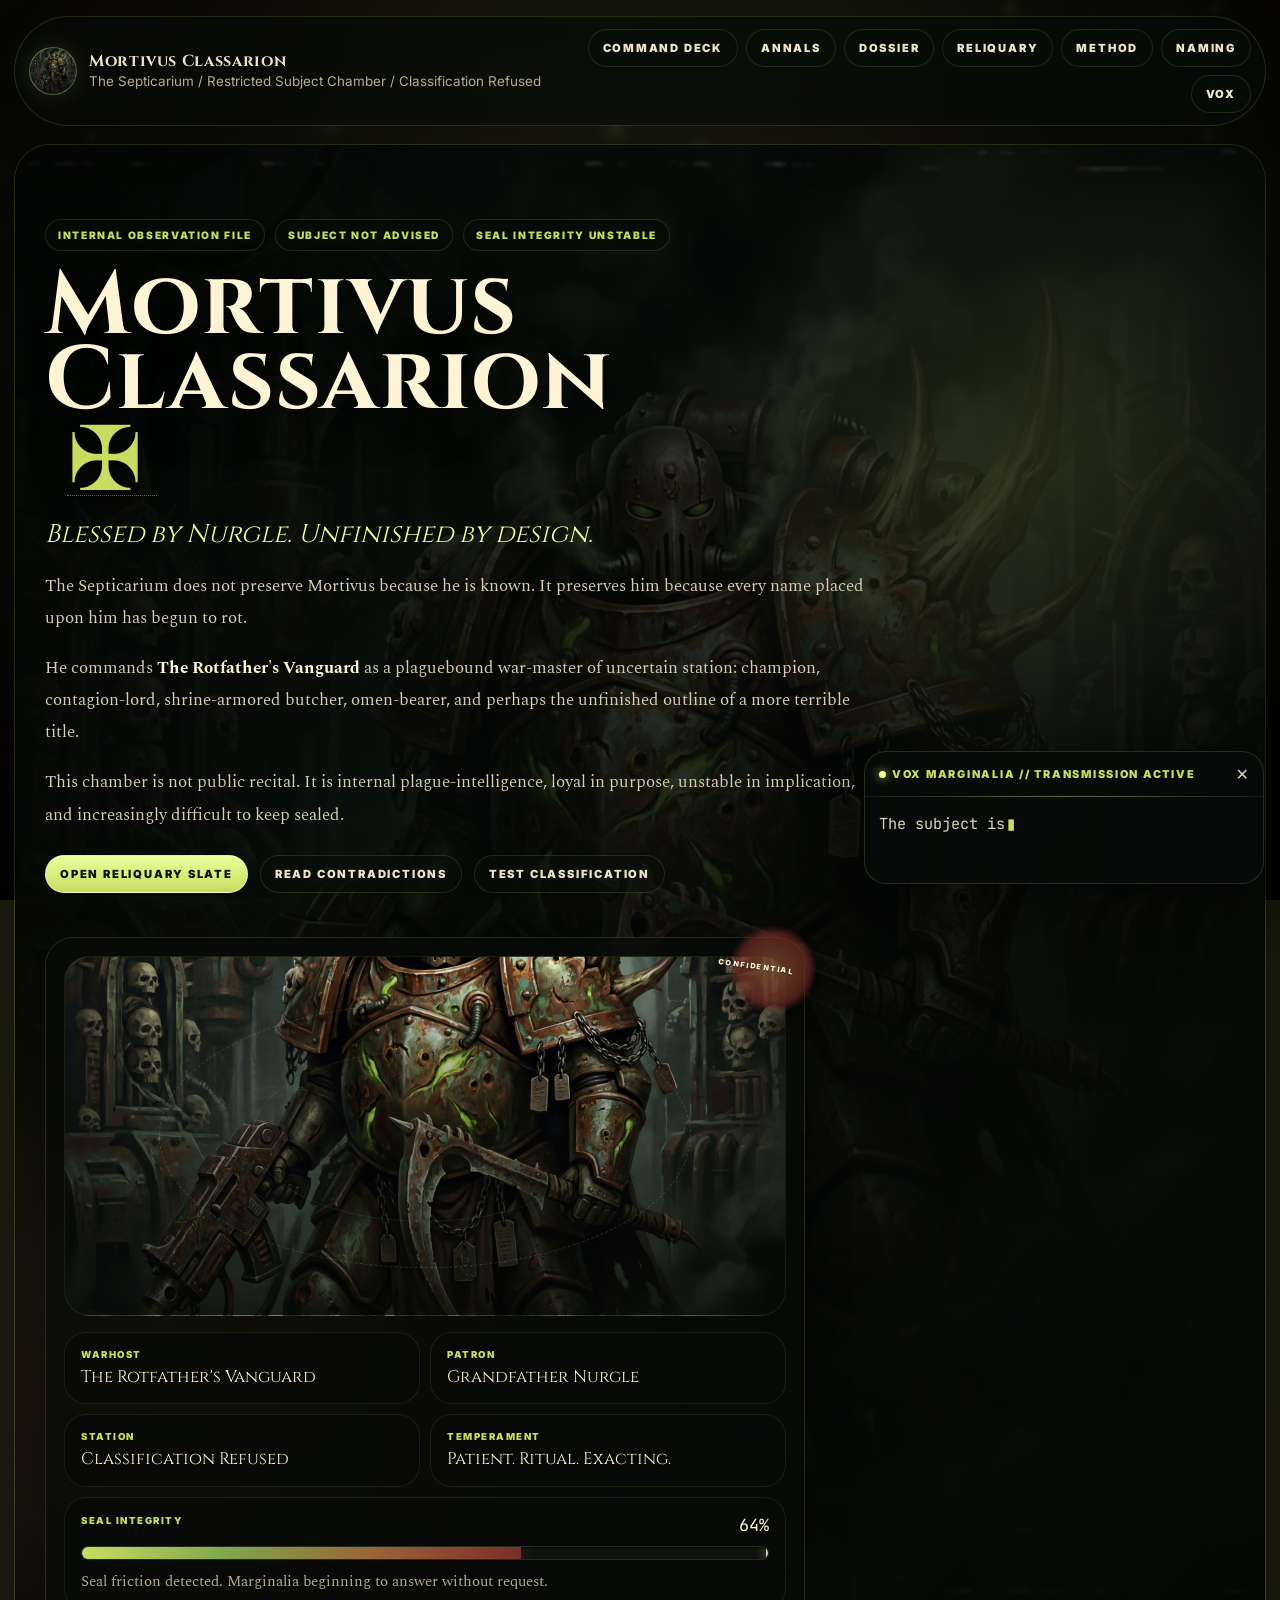
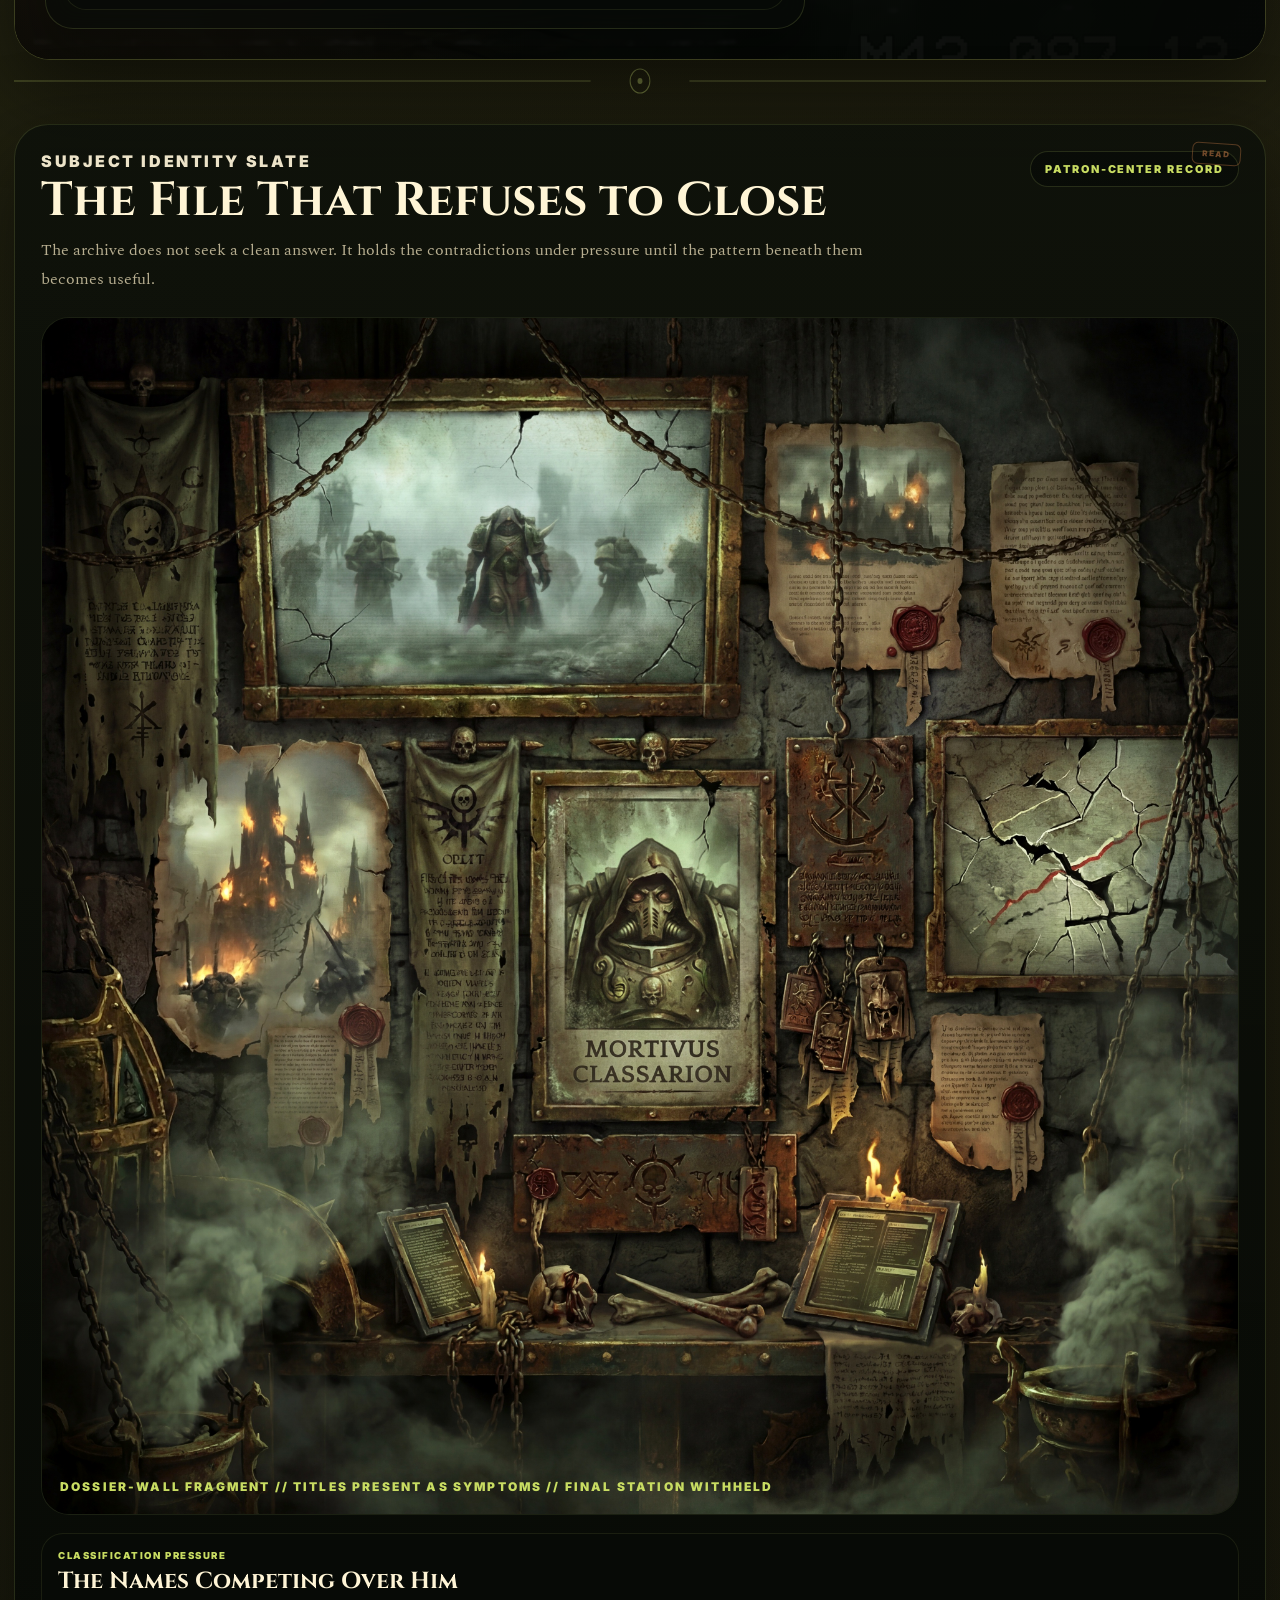
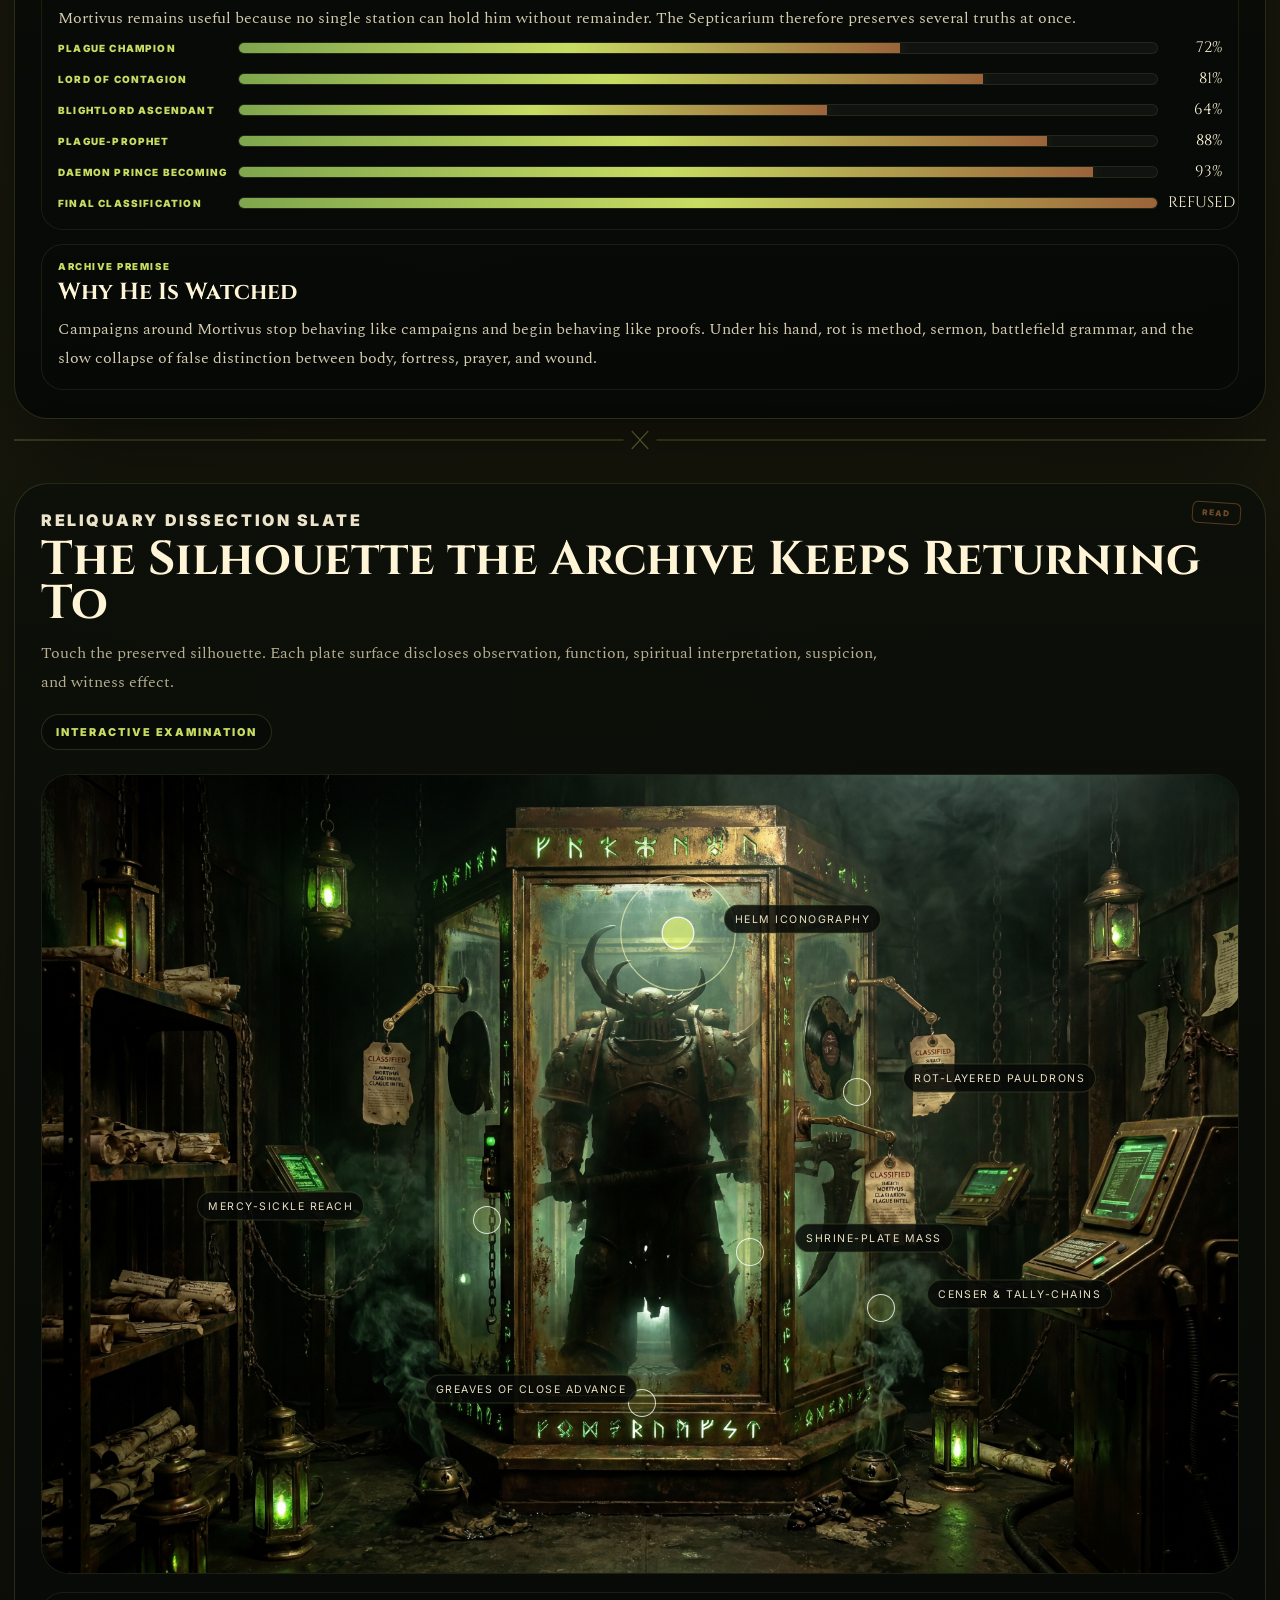
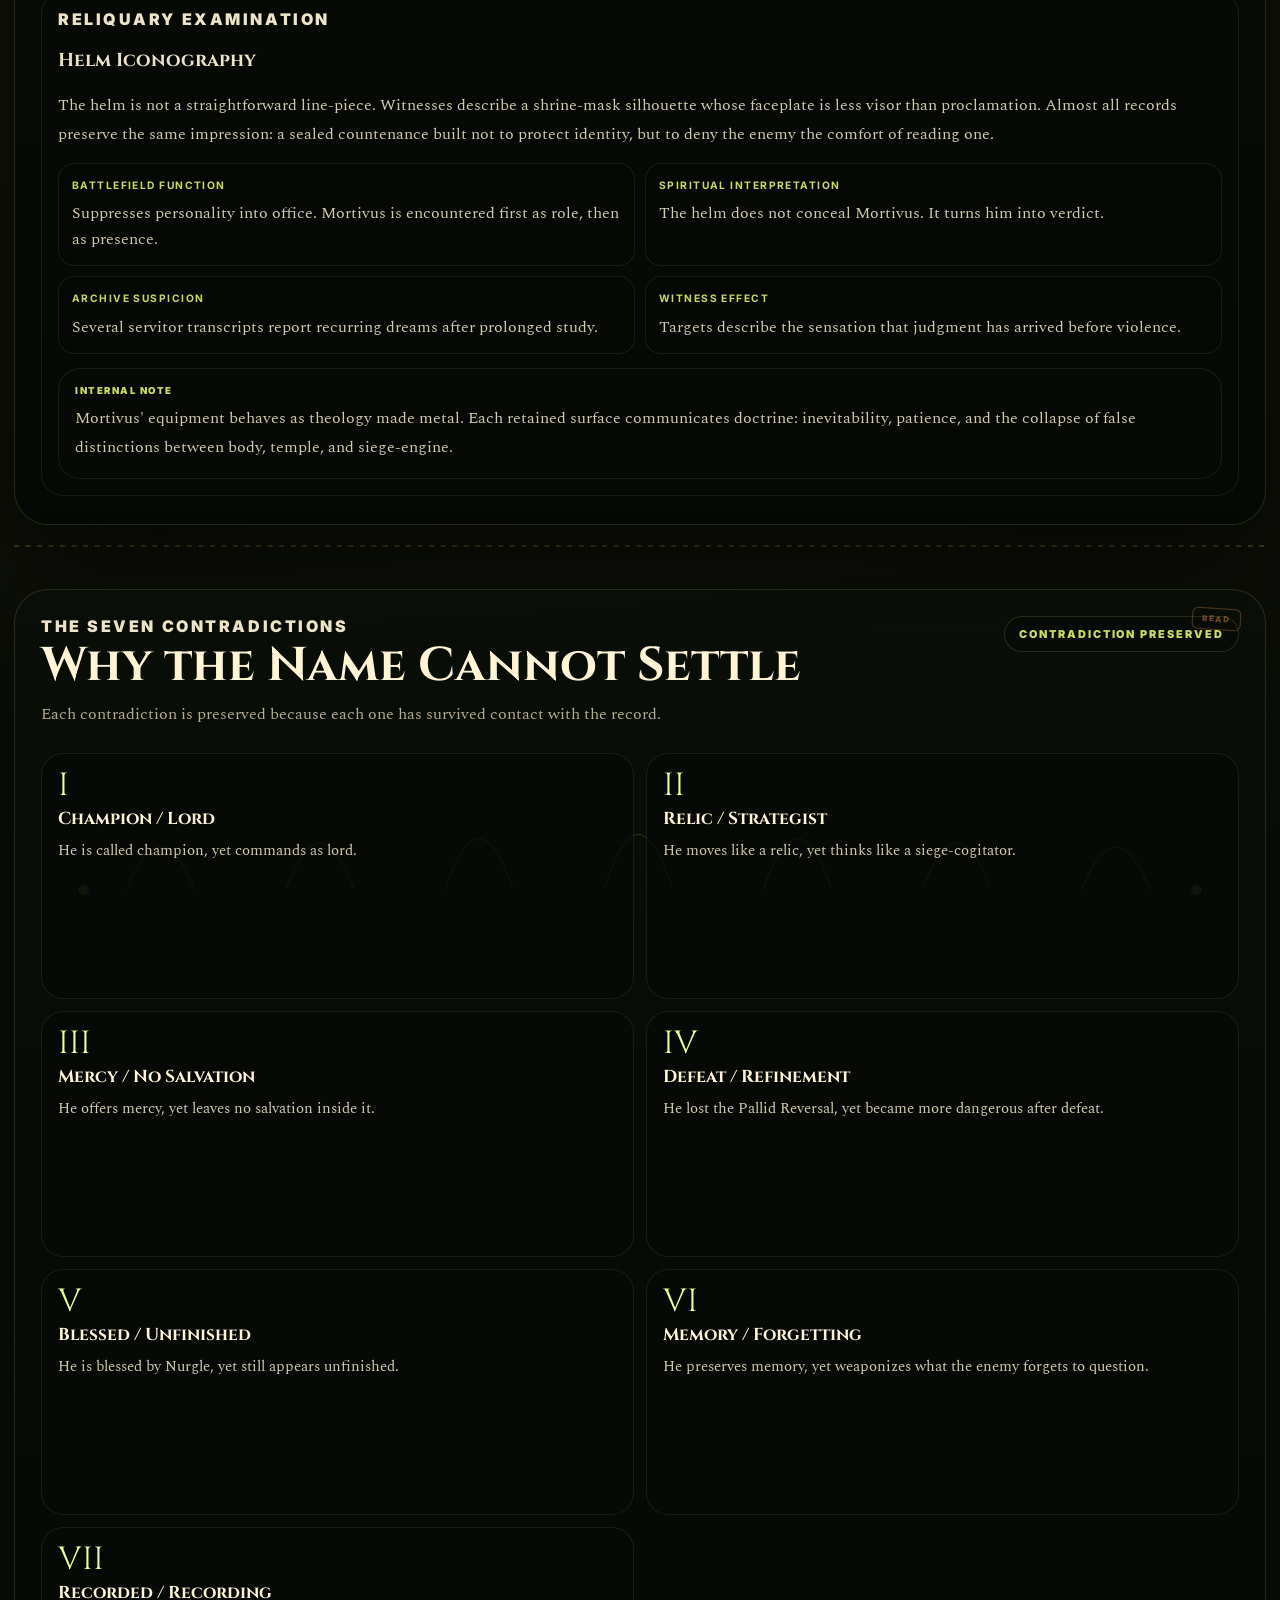
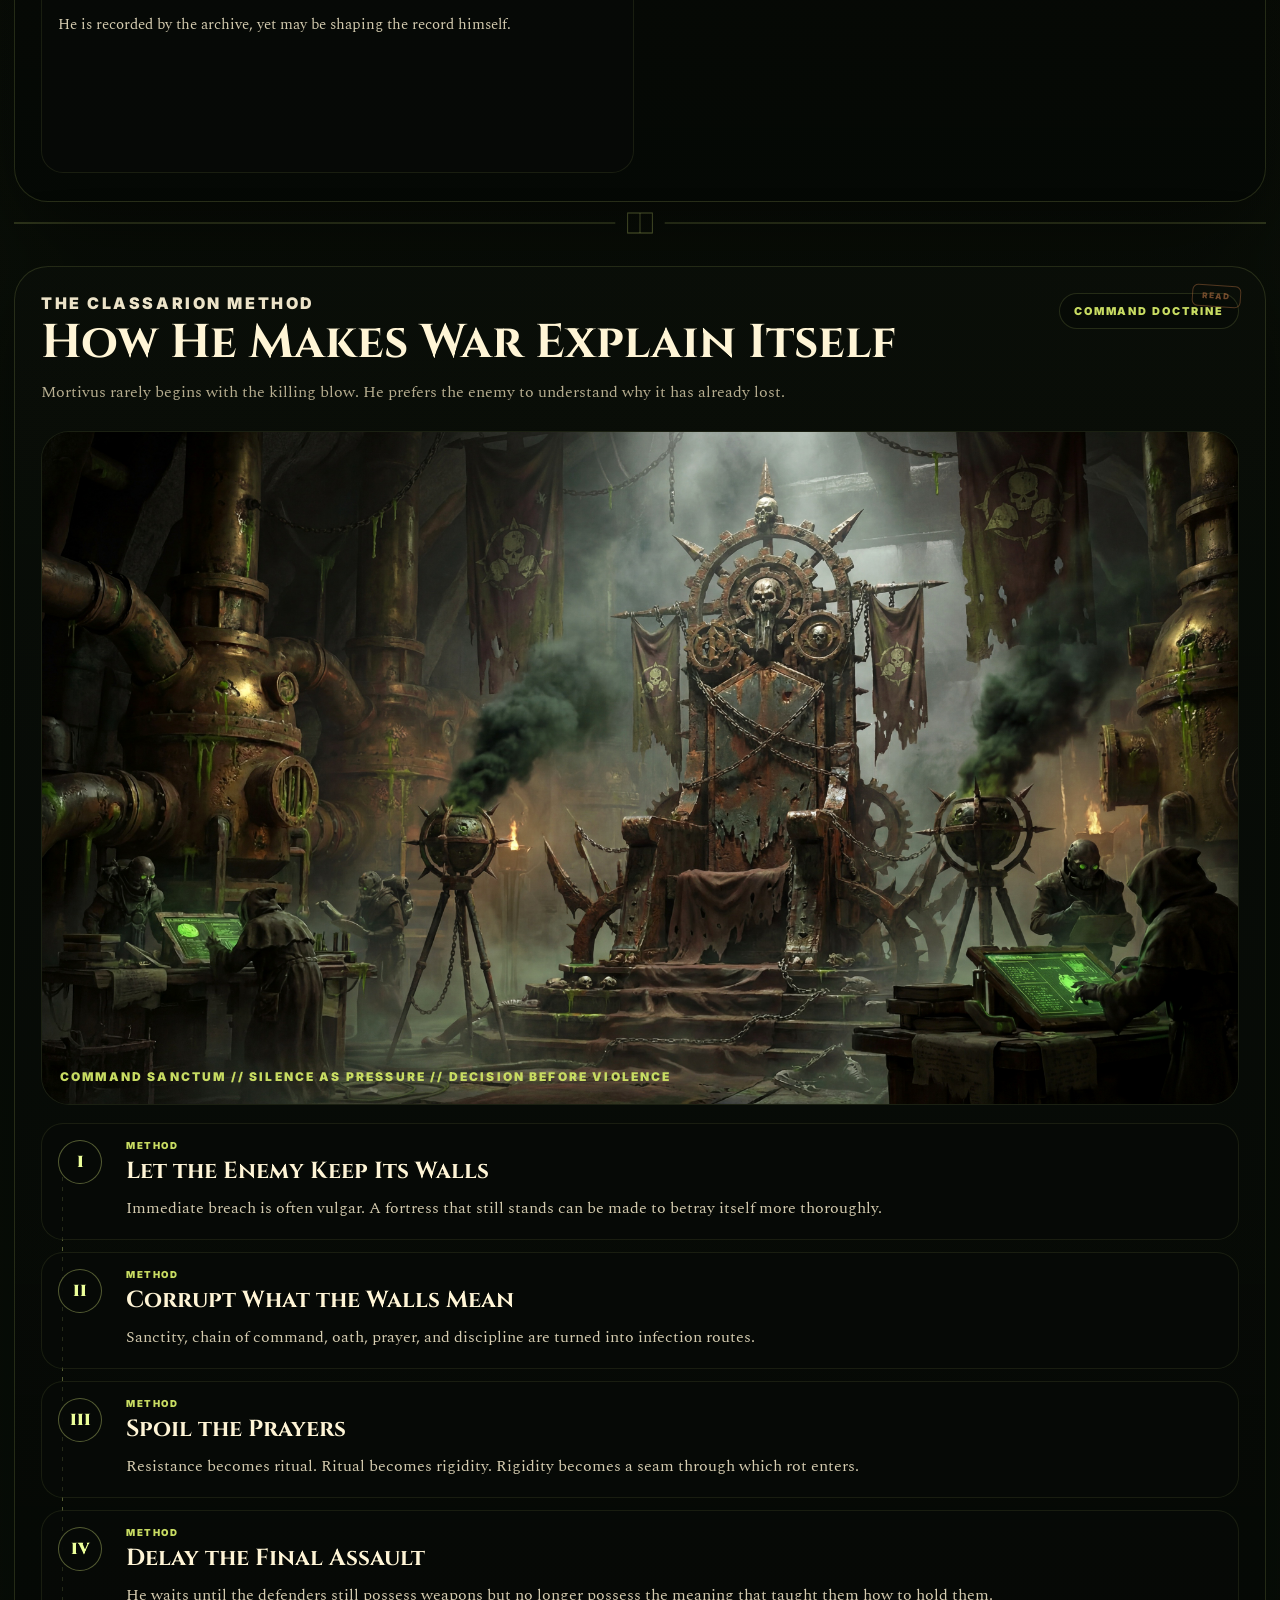
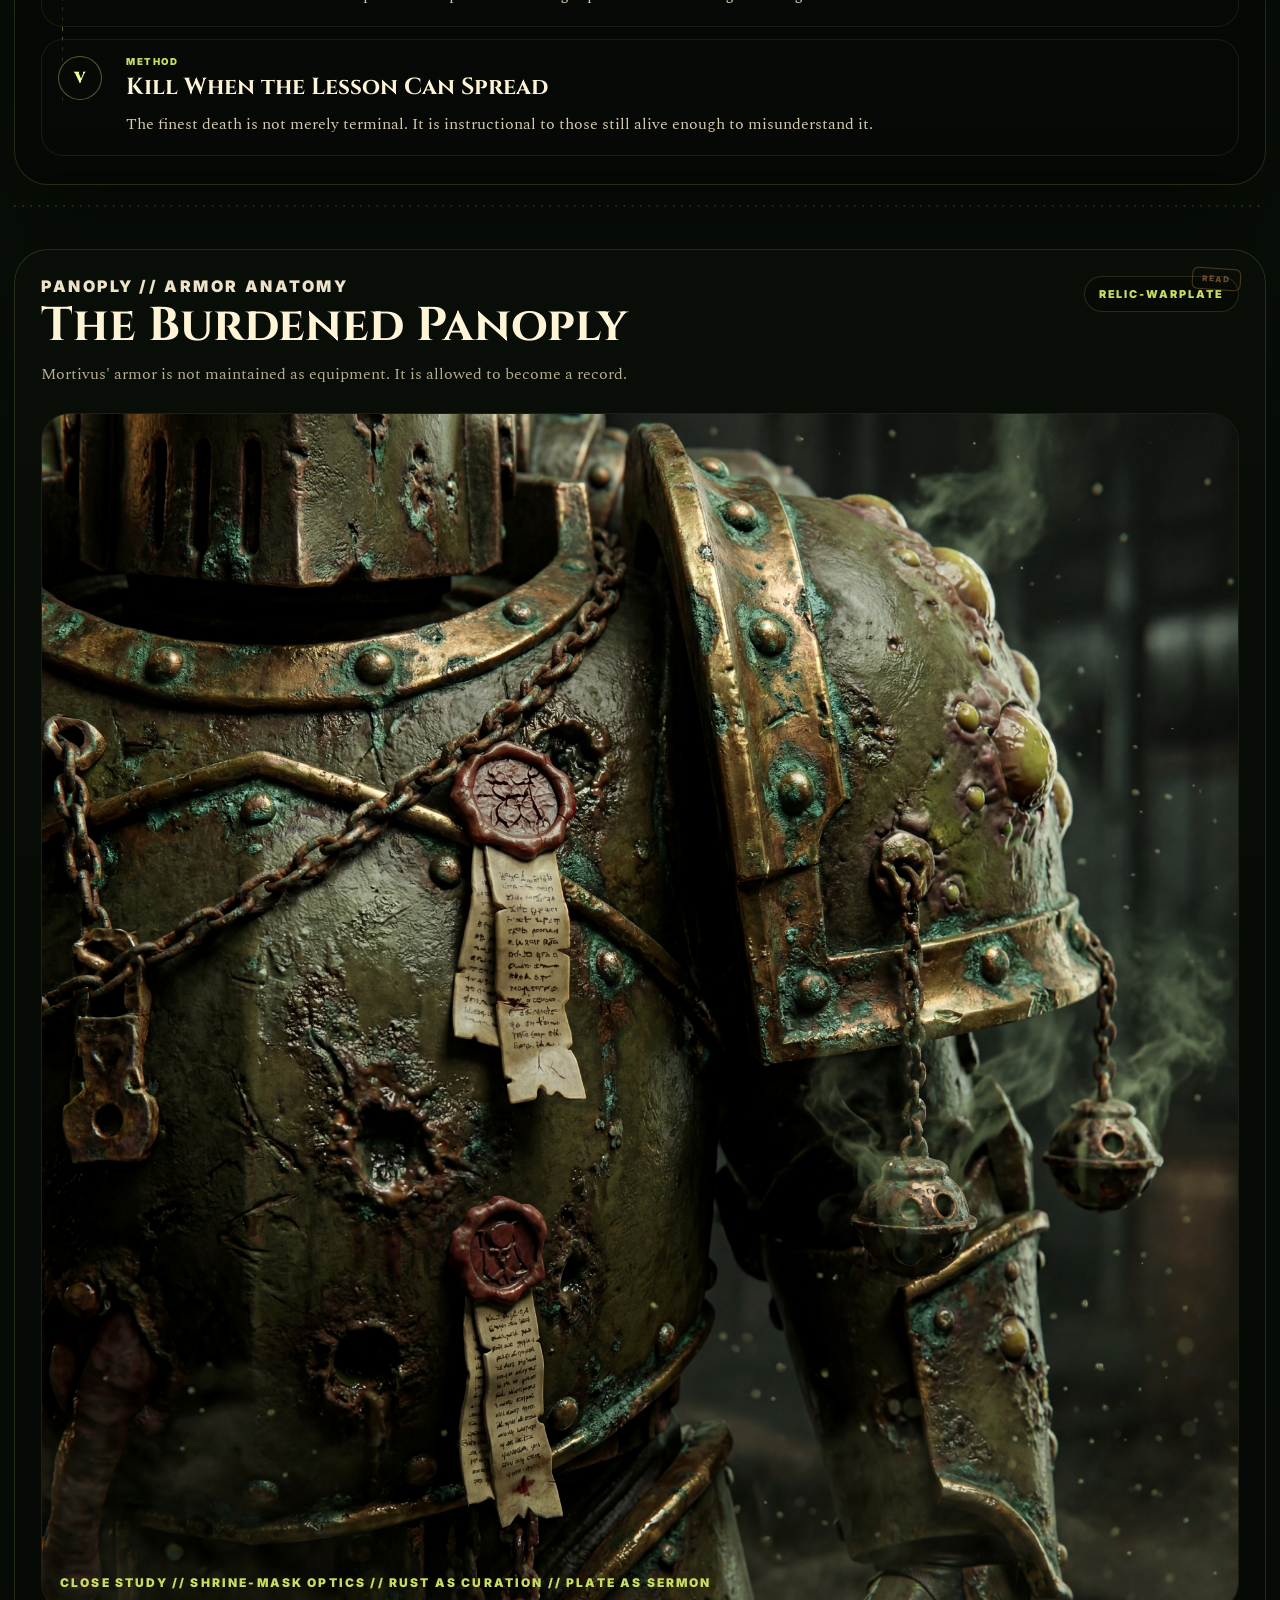
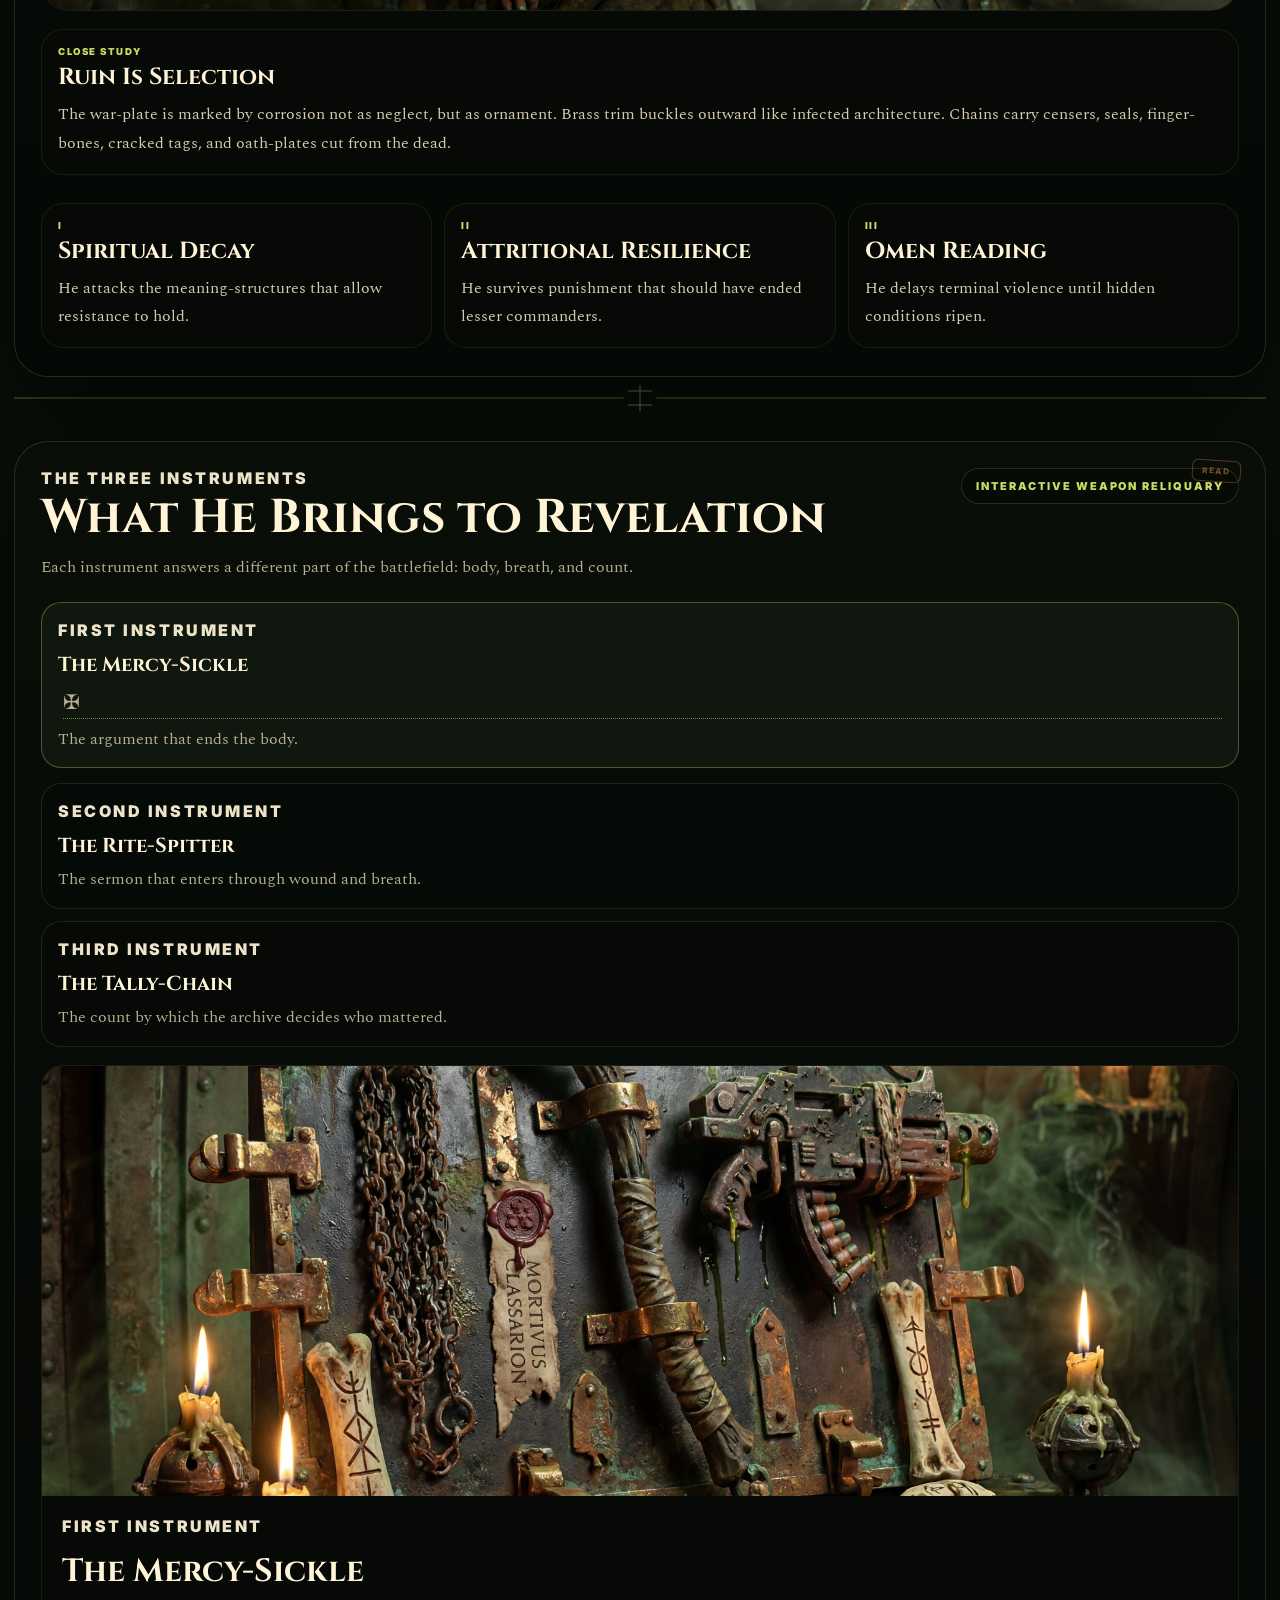
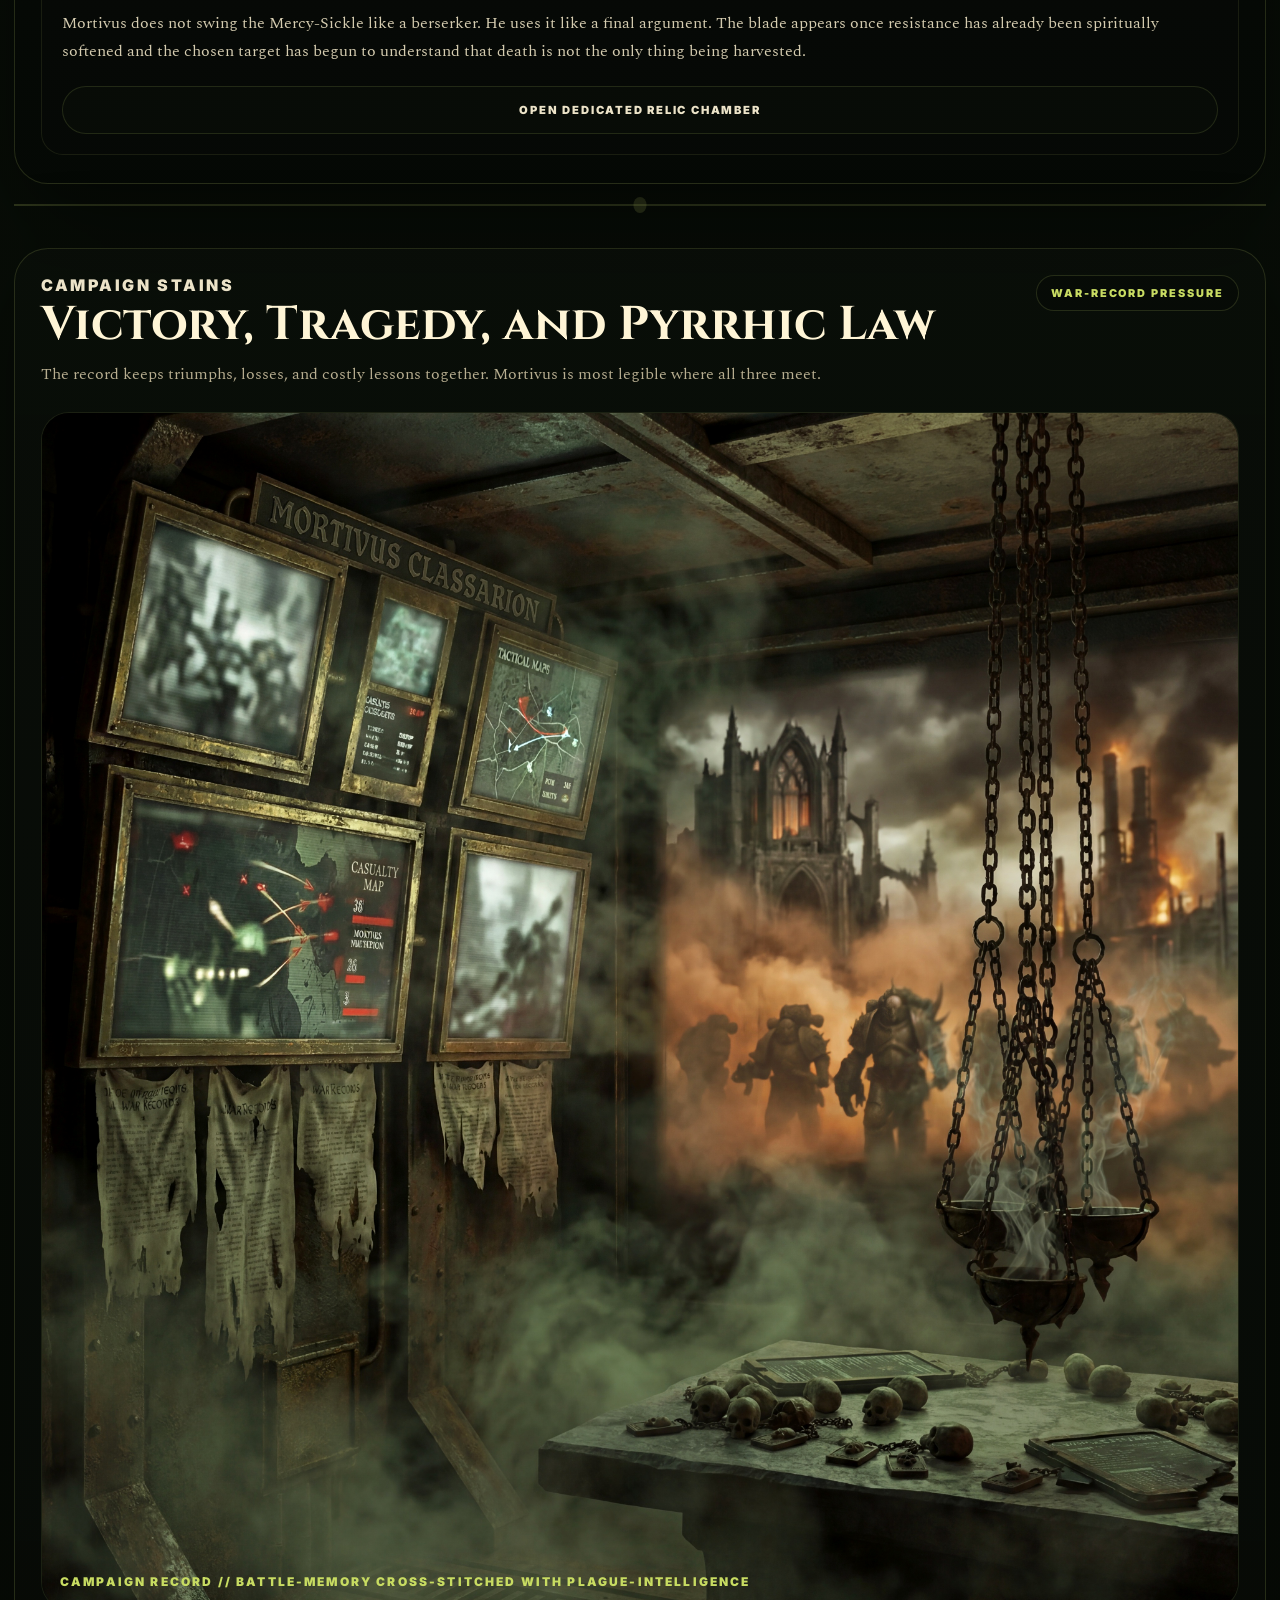
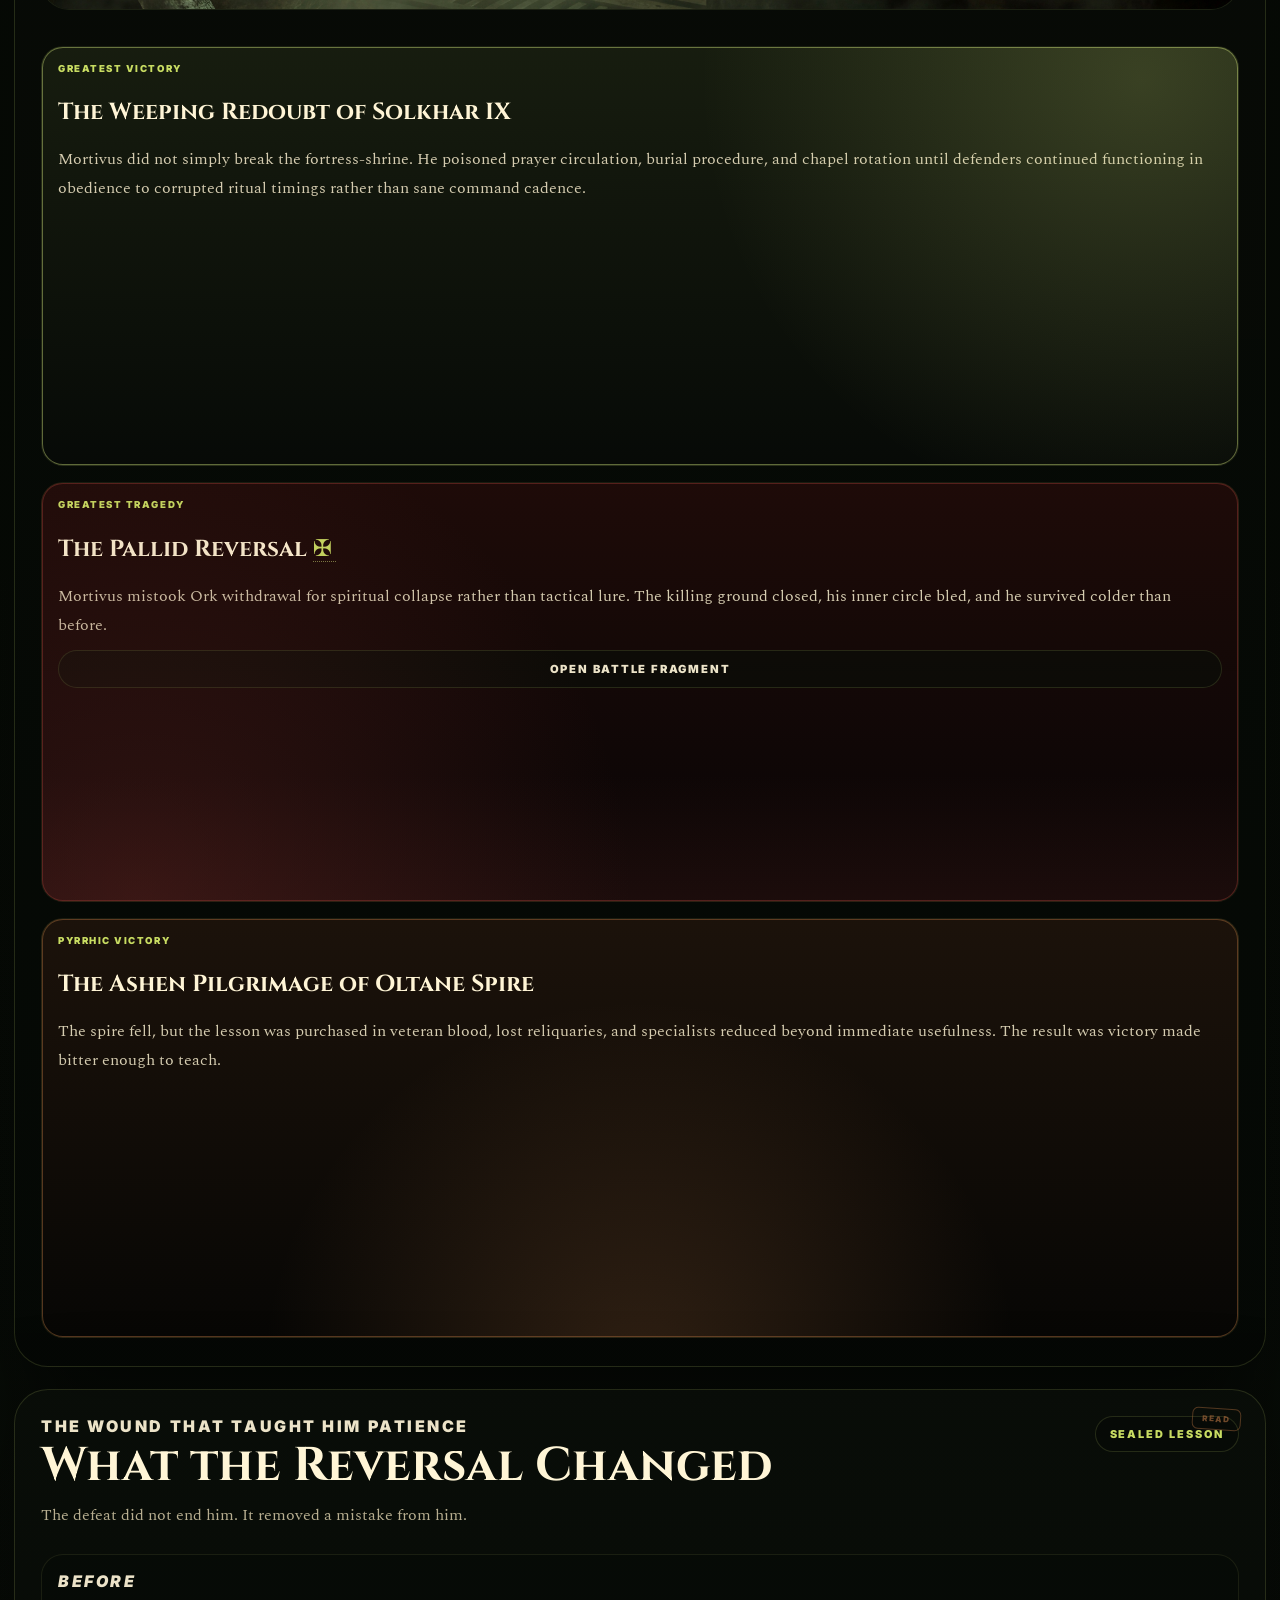
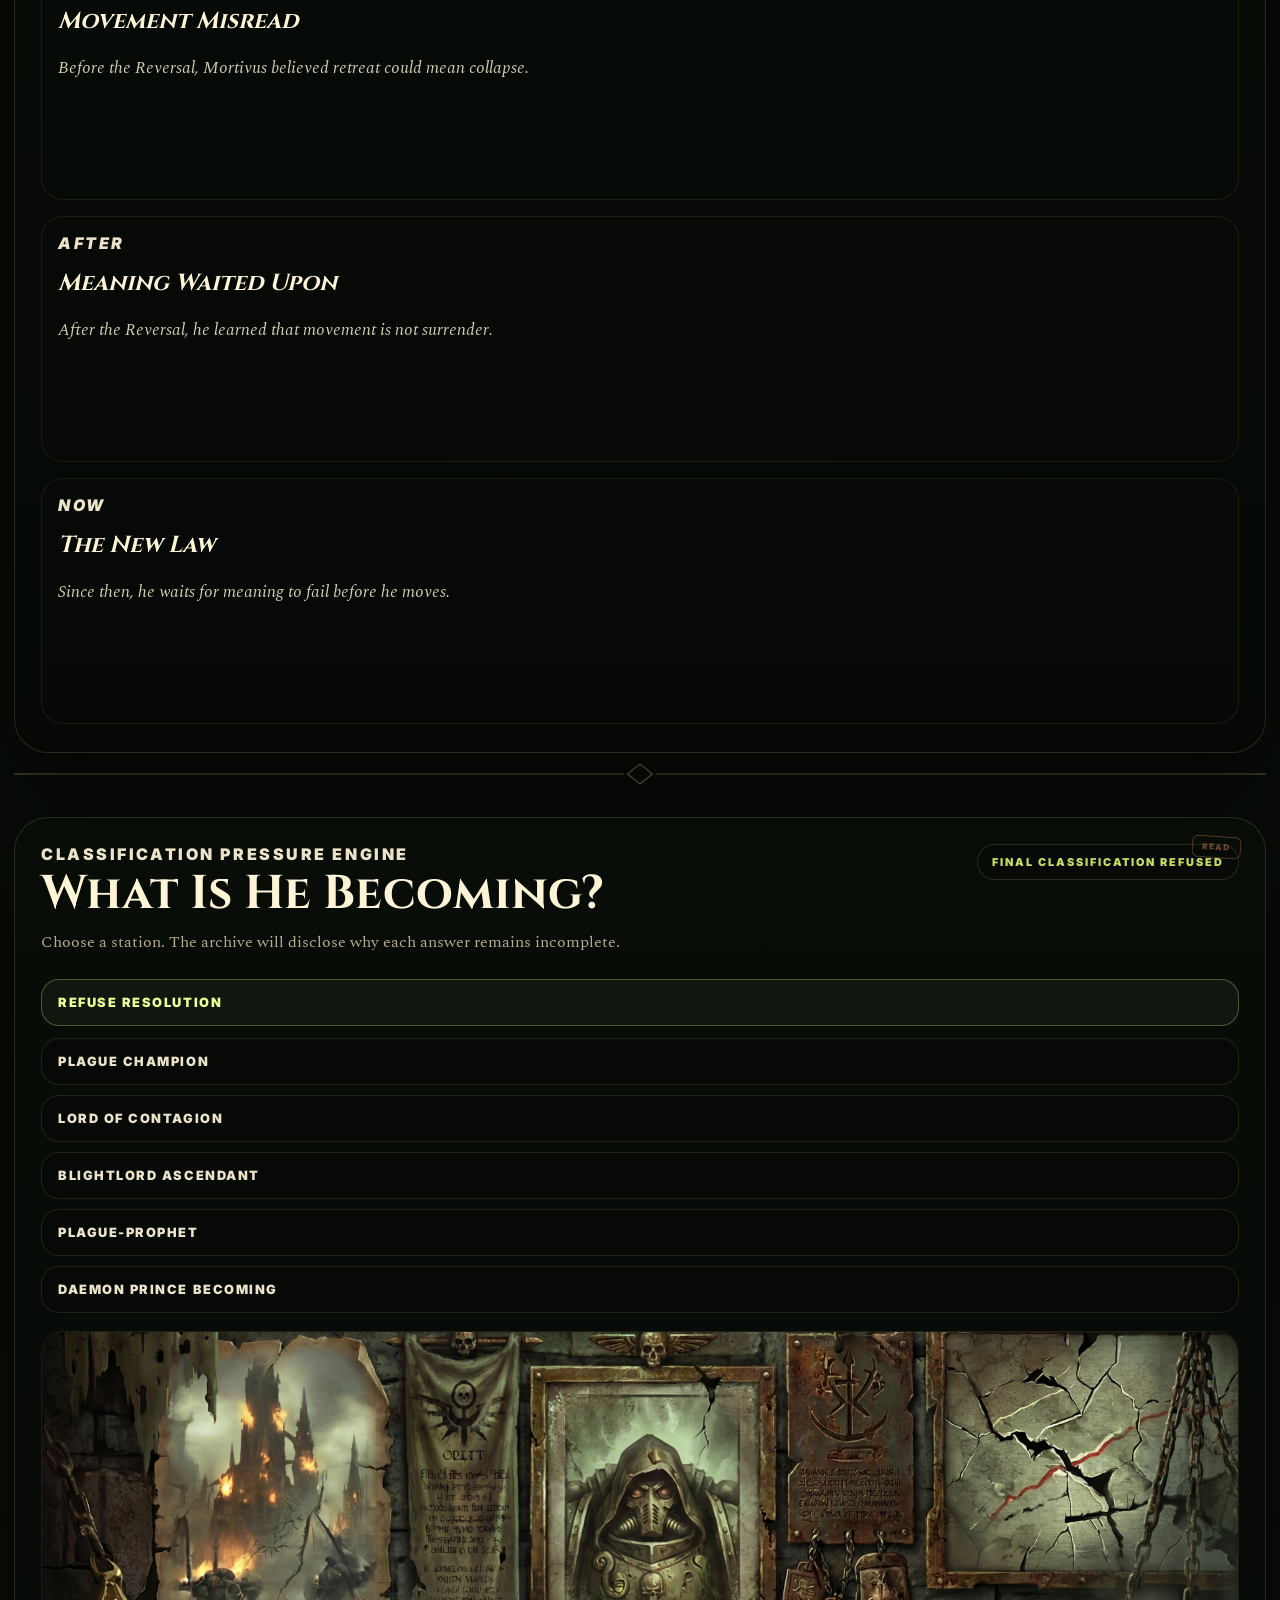
<file: mortivus-classarion.html>
<!DOCTYPE html>
<html lang="en">
<head>
  <meta charset="UTF-8" />
  <meta name="viewport" content="width=device-width, initial-scale=1.0" />
  <meta name="description" content="Restricted Septicarium observation file concerning Mortivus Classarion, plaguebound war-master of The Rotfather's Vanguard." />
  <title>Mortivus Classarion // The Septicarium</title>

  <link rel="preconnect" href="https://fonts.googleapis.com">
  <link rel="preconnect" href="https://fonts.gstatic.com" crossorigin>
  <link href="https://fonts.googleapis.com/css2?family=Cinzel:wght@400;500;600;700;800;900&family=Inter:wght@400;500;600;700;800;900&family=JetBrains+Mono:wght@400;500;600;700&family=Spectral:wght@400;500;600;700&display=swap" rel="stylesheet">

  <style>
    :root{
      --void:#020302; --bg:#050704; --bg2:#0b100a; --bg3:#10150d;
      --panel:rgba(10,14,9,.78); --panel-heavy:rgba(7,10,7,.92); --panel-soft:rgba(14,18,12,.72);
      --line:rgba(198,216,112,.16); --line-strong:rgba(218,235,128,.36);
      --text:#ece3c8; --text-strong:#fff5d6;
      --muted:#b7ae90; --muted-2:#8a8f74;
      --acid:#c8dc62; --acid-hot:#ecff99;
      --rot:#7fa64d; --rot-deep:#4a6132;
      --rust:#9b6339; --blood:#7a2e29; --blue:#405159;
      --shadow:0 30px 90px rgba(0,0,0,.55);
      --shadow-soft:0 16px 40px rgba(0,0,0,.28);
      --radius:34px; --radius-sm:22px; --max:1520px;
      --ease:cubic-bezier(.2,.8,.2,1);
      --seal:1;
    }

    *{box-sizing:border-box}
    html{scroll-behavior:smooth}
    body{
      margin:0;min-height:100vh;color:var(--text);
      font-family:"Spectral",Georgia,serif;
      background:
        radial-gradient(circle at 16% 2%,rgba(200,220,98,.12),transparent 26%),
        radial-gradient(circle at 84% 12%,rgba(151,99,57,.10),transparent 28%),
        radial-gradient(circle at 50% 100%,rgba(64,81,89,.10),transparent 34%),
        linear-gradient(180deg,#030402 0%,#091008 42%,#040503 100%);
      overflow-x:hidden;
      transition:filter .9s var(--ease),background .9s var(--ease);
    }
    body.locked{overflow:hidden}
    body.subject-aware{
      background:
        radial-gradient(circle at 16% 2%,rgba(200,220,98,.14),transparent 28%),
        radial-gradient(circle at 84% 12%,rgba(151,99,57,.18),transparent 28%),
        radial-gradient(circle at 50% 100%,rgba(122,46,41,.22),transparent 36%),
        linear-gradient(180deg,#030402 0%,#100a06 44%,#0b0403 100%);
      filter:contrast(1.06) saturate(1.04);
    }
    body.idle{filter:saturate(.88) brightness(.95)}

    ::selection{background:rgba(200,220,98,.28);color:#111607}
    a{color:inherit}
    button{font:inherit}
    h1,h2,h3,h4,.value,.seal-number,.class-title{font-family:"Cinzel",serif}
    .kicker,.label,.tag,.chip,.nav a,.nav button,.btn,.small-btn,.vox-head,.section-index button,.witness-mark{
      font-family:"Inter",system-ui,sans-serif;
      text-transform:uppercase;
      letter-spacing:.16em;
      font-weight:900;
    }

    .skip-link{position:absolute;left:16px;top:-70px;z-index:300;padding:12px 15px;border-radius:999px;background:var(--acid);color:#111607;transition:.2s ease;font-family:"Inter",sans-serif;font-weight:900}
    .skip-link:focus{top:16px}

    canvas.fx{position:fixed;inset:0;width:100%;height:100%;pointer-events:none}
    #sporeCanvas{z-index:0;opacity:.85}
    #ashCanvas{z-index:1;opacity:.35}
    #sealCanvas{z-index:2;opacity:0;mix-blend-mode:screen;transition:opacity .8s var(--ease)}
    body.seal-canvas-on #sealCanvas{opacity:.55}

    .grain,.scanlines,.vignette,.rust-veil{position:fixed;inset:0;pointer-events:none}
    .grain{z-index:3;opacity:.075;background-image:radial-gradient(circle at 20% 30%,rgba(255,255,255,.6) 0 1px,transparent 1px),radial-gradient(circle at 80% 50%,rgba(255,255,255,.35) 0 1px,transparent 1px),radial-gradient(circle at 50% 80%,rgba(255,255,255,.25) 0 1px,transparent 1px);background-size:180px 180px,240px 240px,320px 320px;mix-blend-mode:screen}
    .scanlines{z-index:4;opacity:.07;background:repeating-linear-gradient(to bottom,rgba(255,255,255,.12) 0 1px,transparent 2px 8px)}
    .vignette{z-index:5;background:radial-gradient(circle at center,transparent 40%,rgba(0,0,0,.78) 100%),linear-gradient(180deg,rgba(0,0,0,.08),rgba(0,0,0,.55))}
    /* Seal-driven rust veil — scales 0→1 inversely to seal integrity */
    .rust-veil{z-index:6;opacity:calc(1 - var(--seal));mix-blend-mode:multiply;background:radial-gradient(circle at 12% 8%,rgba(122,46,41,.55),transparent 30%),radial-gradient(circle at 88% 78%,rgba(155,99,57,.42),transparent 34%),radial-gradient(circle at 50% 50%,transparent 38%,rgba(60,20,12,.55) 92%);transition:opacity .8s var(--ease)}

    /* DESCENT TRANSITION */
    .descent-veil{position:fixed;inset:0;z-index:240;pointer-events:none;background:radial-gradient(circle at 50% 50%,rgba(200,220,98,.18),rgba(0,0,0,.4) 40%,rgba(0,0,0,.98));opacity:0;transition:opacity .55s var(--ease)}
    .descent-veil.active{opacity:1;pointer-events:auto}
    .descent-veil::after{content:"DESCENDING";position:absolute;left:50%;top:50%;transform:translate(-50%,-50%);font-family:"Cinzel",serif;font-size:clamp(1.6rem,4vw,3.4rem);letter-spacing:.4em;color:rgba(236,255,153,.92);text-shadow:0 0 40px rgba(200,220,98,.6);opacity:0;transition:opacity .35s ease .2s}
    .descent-veil.active::after{opacity:1}
    .descent-veil::before{content:"";position:absolute;left:0;right:0;top:50%;height:2px;background:linear-gradient(90deg,transparent,rgba(236,255,153,.8),transparent);transform:translateY(-50%) scaleX(0);transform-origin:center;transition:transform .65s var(--ease) .15s}
    .descent-veil.active::before{transform:translateY(-50%) scaleX(1)}

    /* BOOT */
    .boot{position:fixed;inset:0;z-index:220;display:grid;place-items:center;padding:18px;background:radial-gradient(circle at center,rgba(200,220,98,.10),transparent 24%),radial-gradient(circle at center,rgba(0,0,0,.36),rgba(0,0,0,.96) 70%);transition:opacity .85s var(--ease),visibility .85s var(--ease)}
    .boot.hide{opacity:0;visibility:hidden;pointer-events:none}
    .boot-shell{width:min(1180px,100%);min-height:720px;border:1px solid var(--line);border-radius:38px;background:linear-gradient(135deg,rgba(8,12,8,.96),rgba(12,16,11,.88)),radial-gradient(circle at 14% 18%,rgba(200,220,98,.08),transparent 24%),radial-gradient(circle at 86% 82%,rgba(122,46,41,.08),transparent 28%);box-shadow:var(--shadow);overflow:hidden;display:grid;grid-template-columns:.95fr 1.05fr;position:relative;isolation:isolate}
    .boot-shell::before{content:"";position:absolute;inset:0;background:radial-gradient(circle at center,rgba(255,255,255,.02),transparent 62%),linear-gradient(90deg,transparent,rgba(218,235,128,.04),transparent);pointer-events:none}
    .boot-left{position:relative;display:grid;place-items:center;min-height:720px;border-right:1px solid rgba(198,216,112,.10);overflow:hidden}
    .seal-orbit{position:relative;width:min(450px,78%);aspect-ratio:1/1;display:grid;place-items:center}
    .seal-ring,.seal-ring-2,.seal-ring-3{position:absolute;border-radius:50%;inset:0;border:1px dashed rgba(218,235,128,.20);animation:spin 42s linear infinite}
    .seal-ring-2{inset:12%;border-style:solid;border-color:rgba(218,235,128,.10);animation-duration:28s;animation-direction:reverse}
    .seal-ring-3{inset:24%;border-style:dotted;border-color:rgba(151,99,57,.22);animation-duration:20s}
    @keyframes spin{to{transform:rotate(360deg)}}
    @keyframes bootPulse{0%,100%{transform:scale(.985)}50%{transform:scale(1.015)}}
    .seal-core{position:relative;width:46%;aspect-ratio:1/1;border-radius:50%;overflow:hidden;border:1px solid rgba(218,235,128,.26);box-shadow:0 0 44px rgba(200,220,98,.16),inset 0 0 36px rgba(0,0,0,.34);animation:bootPulse 3.4s ease-in-out infinite;background:linear-gradient(180deg,rgba(6,10,7,.12),rgba(6,10,7,.72)),url("Assets/Mortivus/mortivus-recovered-pict.jpeg") center/cover no-repeat}
    .seal-node{position:absolute;left:50%;top:50%;width:122px;padding:10px 8px;border-radius:999px;border:1px solid rgba(218,235,128,.16);background:rgba(7,10,7,.80);color:#d8d0b4;font-family:"Inter",sans-serif;font-size:.56rem;font-weight:900;text-align:center;text-transform:uppercase;letter-spacing:.14em;transform:translate(-50%,-50%) rotate(var(--a)) translateY(-220px) rotate(calc(-1 * var(--a)));transition:.3s var(--ease)}
    .seal-node.live{color:#101607;background:linear-gradient(180deg,var(--acid-hot),var(--acid));border-color:rgba(255,255,255,.55);box-shadow:0 0 36px rgba(200,220,98,.24)}
    .boot-right{display:flex;flex-direction:column;justify-content:center;padding:34px;gap:16px}
    .boot-kicker{color:var(--acid);font-family:"Inter",sans-serif;font-size:.68rem;letter-spacing:.22em;text-transform:uppercase;font-weight:900}
    .boot-title{margin:0;color:var(--text-strong);font-size:clamp(2.8rem,7vw,6.2rem);line-height:.86;letter-spacing:-.02em}
    .boot-copy{margin:0;color:var(--muted);line-height:1.8;font-size:1.04rem;max-width:74ch}
    .boot-litany{display:grid;gap:10px;margin-top:4px}
    .boot-line{border:1px solid rgba(198,216,112,.10);border-radius:18px;background:rgba(6,9,6,.46);padding:14px 16px;color:#d8d0b4;line-height:1.6;opacity:.48;transform:translateY(8px);transition:.28s var(--ease)}
    .boot-line.live{opacity:1;transform:none;border-color:rgba(218,235,128,.26);box-shadow:inset 0 0 24px rgba(200,220,98,.03)}
    .boot-progress{margin-top:4px;height:12px;border-radius:999px;border:1px solid rgba(198,216,112,.12);background:rgba(255,255,255,.04);overflow:hidden}
    .boot-progress span{display:block;height:100%;width:0%;background:linear-gradient(90deg,var(--blood),var(--rust),var(--acid),var(--acid-hot));box-shadow:0 0 24px rgba(200,220,98,.28);transition:width .24s linear}
    .boot-actions{display:flex;justify-content:space-between;align-items:center;gap:14px;flex-wrap:wrap}
    .boot-note{color:var(--muted-2);font-size:.96rem;line-height:1.6}

    .page{position:relative;z-index:10;width:min(var(--max),calc(100vw - 28px));margin:0 auto;padding:16px 0 62px}

    .topbar{position:sticky;top:12px;z-index:80;display:flex;justify-content:space-between;align-items:center;gap:16px;margin-bottom:18px;padding:12px 14px;border:1px solid var(--line);border-radius:999px;background:rgba(7,10,7,.72);backdrop-filter:blur(16px);box-shadow:var(--shadow-soft)}
    .brand{display:flex;align-items:center;gap:12px;text-decoration:none;min-width:0}
    .brand-mark{width:48px;height:48px;flex:0 0 auto;border-radius:50%;border:1px solid var(--line-strong);background:linear-gradient(180deg,rgba(7,10,7,.08),rgba(7,10,7,.68)),url("Assets/Mortivus/mortivus-recovered-pict.jpeg") center/cover no-repeat;box-shadow:0 0 24px rgba(200,220,98,.14)}
    .brand strong{display:block;font-family:"Cinzel",serif;letter-spacing:.04em;line-height:1}
    .brand span span{display:block;margin-top:4px;color:var(--muted);font-size:.84rem;white-space:nowrap;overflow:hidden;text-overflow:ellipsis;max-width:58vw;font-family:"Inter",sans-serif}
    .nav{display:flex;flex-wrap:wrap;gap:8px;justify-content:flex-end}
    .btn,.small-btn,.nav a,.nav button{display:inline-flex;align-items:center;justify-content:center;gap:8px;border:1px solid rgba(198,216,112,.14);border-radius:999px;padding:11px 14px;background:rgba(10,14,9,.65);color:var(--text);text-decoration:none;cursor:pointer;font-size:.70rem;transition:transform .22s var(--ease),border-color .22s var(--ease),background .22s var(--ease),box-shadow .22s var(--ease)}
    .btn:hover,.small-btn:hover,.nav a:hover,.nav button:hover{transform:translateY(-2px);border-color:var(--line-strong);background:rgba(19,26,17,.90);box-shadow:0 14px 28px rgba(0,0,0,.24)}
    .btn.primary,.small-btn.primary{background:linear-gradient(180deg,var(--acid-hot),var(--acid));color:#0f150a;border-color:rgba(255,255,255,.45)}
    .btn.danger{background:linear-gradient(180deg,rgba(155,99,57,.6),rgba(122,46,41,.7));color:#fff1d8;border-color:rgba(255,200,160,.4)}

    /* HERO */
    .hero{position:relative;min-height:740px;border:1px solid var(--line);border-radius:36px;overflow:hidden;box-shadow:var(--shadow);display:grid;grid-template-columns:1.06fr .62fr;gap:28px;padding:30px;isolation:isolate}
    .hero::before{content:"";position:absolute;inset:0;z-index:-2;background:linear-gradient(100deg,rgba(3,6,3,.95) 0%,rgba(5,8,5,.78) 48%,rgba(5,8,5,.92) 100%),linear-gradient(180deg,rgba(4,6,4,.05),rgba(2,3,2,.72)),url("Assets/Mortivus/mortivus-recovered-pict.jpeg") center/cover no-repeat;transform:scale(1.03);transition:transform .8s var(--ease),filter .8s var(--ease)}
    .hero:hover::before{transform:scale(1.06);filter:saturate(1.05) contrast(1.05)}
    .hero::after{content:"";position:absolute;inset:0;z-index:-1;background:radial-gradient(circle at 82% 20%,rgba(200,220,98,.14),transparent 22%),radial-gradient(circle at 10% 82%,rgba(151,99,57,.18),transparent 28%)}
    /* Rust-creep at hero corners as seal degrades */
    .hero-rust{position:absolute;inset:0;z-index:-1;pointer-events:none;opacity:calc(1 - var(--seal));mix-blend-mode:multiply;background:radial-gradient(circle at 0% 0%,rgba(122,46,41,.55),transparent 28%),radial-gradient(circle at 100% 0%,rgba(155,99,57,.42),transparent 28%),radial-gradient(circle at 100% 100%,rgba(122,46,41,.5),transparent 30%),radial-gradient(circle at 0% 100%,rgba(155,99,57,.4),transparent 30%);transition:opacity .8s var(--ease)}

    .hero-copy{display:grid;align-content:center;min-height:660px;max-width:930px}
    .tag-row{display:flex;flex-wrap:wrap;gap:10px;margin-bottom:18px}
    .tag{border:1px solid rgba(198,216,112,.14);border-radius:999px;background:rgba(7,11,6,.64);padding:9px 12px;color:var(--acid);font-size:.64rem}
    .hero h1{margin:0;max-width:10ch;font-size:clamp(3.2rem,7vw,7rem);line-height:.84;letter-spacing:.01em;color:var(--text-strong);text-shadow:0 12px 44px rgba(0,0,0,.65)}
    .subtitle{margin:16px 0 0;font-family:"Cinzel",serif;font-style:italic;font-size:clamp(1.24rem,2vw,2rem);color:var(--acid-hot)}
    .hook{margin:18px 0 0;max-width:820px;color:#d9d0b4;line-height:1.86;font-size:1.08rem}
    .hook strong{color:var(--text-strong)}
    .hero-actions{display:flex;flex-wrap:wrap;gap:12px;margin-top:24px}

    .subject-slate{align-self:center;display:grid;gap:16px;padding:18px;border:1px solid var(--line);border-radius:28px;background:rgba(8,11,8,.68);backdrop-filter:blur(14px);box-shadow:0 24px 44px rgba(0,0,0,.34);position:relative}
    .subject-slate::after{content:"";position:absolute;right:-14px;top:-14px;width:90px;height:90px;background:radial-gradient(circle at 50% 50%,rgba(155,99,57,.7),rgba(122,46,41,.78) 56%,rgba(0,0,0,0) 70%);border-radius:50%;box-shadow:inset 0 0 18px rgba(0,0,0,.5),0 4px 18px rgba(0,0,0,.55);pointer-events:none;opacity:.85}
    .subject-slate::before{content:"CONFIDENTIAL";position:absolute;right:0px;top:24px;width:96px;text-align:center;color:#fff1d8;font-family:"Inter",sans-serif;font-weight:900;font-size:.46rem;letter-spacing:.22em;transform:rotate(8deg);pointer-events:none;text-shadow:0 1px 0 rgba(0,0,0,.6);z-index:1}
    .portrait{position:relative;min-height:360px;border:1px solid rgba(198,216,112,.10);border-radius:26px;overflow:hidden;background:linear-gradient(180deg,rgba(4,7,4,.08),rgba(4,7,4,.82)),url("Assets/Mortivus/mortivus-recovered-pict.jpeg") center/cover no-repeat;background-position:calc(50% + var(--track-x,0px)) calc(50% + var(--track-y,0px));transition:filter .35s var(--ease)}
    body.subject-aware .portrait{filter:contrast(1.12) saturate(1.08) hue-rotate(-4deg)}
    .portrait.glitch{filter:invert(.18) contrast(1.4) hue-rotate(20deg) saturate(.7)}
    .portrait::before,.portrait::after{content:"";position:absolute;border-radius:50%;inset:13%;border:1px dashed rgba(218,235,128,.16);animation:spin 40s linear infinite}
    .portrait::after{inset:26%;border-style:solid;border-color:rgba(218,235,128,.08);animation-duration:58s;animation-direction:reverse}

    .slate-grid{display:grid;grid-template-columns:1fr 1fr;gap:10px}
    .readout,.seal-box,.floating-note,.panel-card,.contradiction,.method-step,.wound-card,.hotspot-panel,.instrument-shell,.class-shell,.vox-card,.record-card,.note{border:1px solid rgba(198,216,112,.10);border-radius:22px;background:rgba(8,11,8,.60);padding:16px;position:relative;overflow:hidden}
    .readout .label,.seal-box .label,.panel-card .label,.method-step .label,.wound-card .label,.record-card .label{color:var(--acid);font-size:.60rem;margin-bottom:8px}
    .value{color:var(--text-strong);line-height:1.16;font-size:1.05rem}

    .seal-box{grid-column:1/-1;display:grid;gap:10px}
    .seal-top{display:flex;justify-content:space-between;align-items:center;gap:12px}
    .seal-number{color:var(--text-strong);font-size:1.05rem;font-family:"JetBrains Mono",monospace}
    .seal-bar{height:14px;border-radius:999px;border:1px solid rgba(198,216,112,.12);background:rgba(255,255,255,.04);overflow:hidden;position:relative;box-shadow:inset 0 1px 2px rgba(0,0,0,.6)}
    .seal-fill{height:100%;width:100%;background:linear-gradient(90deg,var(--acid),var(--rot),var(--rust),var(--blood));box-shadow:0 0 22px rgba(218,235,128,.22);transition:width .5s var(--ease)}
    .seal-fill::after{content:"";position:absolute;right:0;top:-2px;bottom:-2px;width:2px;background:rgba(255,241,201,.85);box-shadow:0 0 10px rgba(236,255,153,.7)}
    .seal-warning{color:var(--muted);font-size:.92rem;line-height:1.6}
    .reapply-btn{display:none;align-self:flex-start;margin-top:6px}
    body.seal-low .reapply-btn{display:inline-flex}

    /* SECTIONS */
    .section{margin-top:22px;border:1px solid var(--line);border-radius:34px;overflow:hidden;background:linear-gradient(180deg,rgba(10,14,9,.76),rgba(5,8,5,.92));box-shadow:var(--shadow);position:relative}
    .section.read::before{content:"READ";position:absolute;top:18px;right:24px;font-family:"Inter",sans-serif;font-weight:900;font-size:.5rem;letter-spacing:.22em;color:rgba(155,99,57,.7);border:1px solid rgba(155,99,57,.5);padding:5px 9px;border-radius:6px;transform:rotate(4deg);z-index:3;pointer-events:none}
    .section-head{display:flex;justify-content:space-between;align-items:flex-start;gap:18px;flex-wrap:wrap;padding:26px 26px 0}
    .section-head h2{margin:8px 0 0;font-size:clamp(2rem,3.7vw,3.55rem);line-height:.94;color:var(--text-strong)}
    .section-head p{margin:12px 0 0;color:var(--muted);line-height:1.8;max-width:840px}
    .section-chip{border:1px solid rgba(198,216,112,.16);border-radius:999px;background:rgba(8,11,8,.62);color:var(--acid);padding:10px 14px;font-size:.68rem;white-space:nowrap;font-family:"Inter",sans-serif;font-weight:900;text-transform:uppercase;letter-spacing:.18em}

    /* SECTION SEAMS */
    .seam{display:block;width:100%;height:42px;margin:0;color:rgba(198,216,112,.50);overflow:visible}
    .seam svg{width:100%;height:100%;display:block}

    .identity-grid,.reliquary-grid,.method-grid,.panoply-grid,.weapons-grid,.campaign-grid,.naming-grid,.records-grid{padding:24px 26px 28px;display:grid;gap:18px}
    .identity-grid{grid-template-columns:.96fr 1.04fr}
    .reliquary-grid{grid-template-columns:1.06fr .94fr}
    .method-grid{grid-template-columns:.70fr 1fr}
    .panoply-grid{grid-template-columns:1fr 1fr}
    .weapons-grid{grid-template-columns:.86fr 1.14fr}
    .naming-grid{grid-template-columns:.80fr 1.20fr}
    .records-grid{grid-template-columns:repeat(3,minmax(0,1fr))}

    .image-stage{position:relative;min-height:540px;border:1px solid rgba(198,216,112,.10);border-radius:28px;overflow:hidden;background:#080b08}
    .image-stage img{width:100%;height:100%;object-fit:cover;display:block;filter:saturate(1.02) contrast(1.02);transition:transform .7s var(--ease),filter .7s var(--ease)}
    .image-stage:hover img{transform:scale(1.04);filter:saturate(1.05) contrast(1.06)}
    .image-label{position:absolute;left:18px;right:18px;bottom:18px;color:var(--acid);font-size:.75rem;line-height:1.6;text-transform:uppercase;letter-spacing:.18em;font-family:"Inter",sans-serif;font-weight:900}

    .panel-stack{display:grid;gap:14px;align-content:start}
    .panel-card h3,.contradiction h3,.method-step h3,.wound-card h3,.vox-card h3,.record-card h3,.class-title{margin:8px 0 10px;color:var(--text-strong);font-size:1.45rem;line-height:1.08}
    .panel-card p,.contradiction p,.method-step p,.wound-card p,.vox-card p,.record-card p,.class-copy p,.hotspot-panel p,.instrument-copy p,.note p{margin:0;color:#d5ccb0;line-height:1.8}

    .pressure-grid{display:grid;gap:10px;margin-top:4px}
    .pressure-row{display:grid;grid-template-columns:170px 1fr 54px;gap:10px;align-items:center}
    .pressure-name{color:var(--acid);font-family:"Inter",sans-serif;font-size:.62rem;letter-spacing:.12em;text-transform:uppercase;font-weight:900}
    .pressure-bar{height:12px;border:1px solid rgba(198,216,112,.10);border-radius:999px;background:rgba(255,255,255,.04);overflow:hidden}
    .pressure-fill{height:100%;width:var(--w);background:linear-gradient(90deg,var(--rot),var(--acid),var(--rust));box-shadow:0 0 16px rgba(200,220,98,.16)}
    .pressure-num{color:var(--text-strong);font-family:"Cinzel",serif;font-size:.95rem;text-align:right}

    /* RELIQUARY */
    .reliquary-stage{position:relative;min-height:790px;border:1px solid rgba(198,216,112,.10);border-radius:28px;overflow:hidden;background:#080b08}
    .reliquary-stage img{width:100%;height:100%;object-fit:cover;display:block;transition:filter .4s var(--ease)}
    .reliquary-stage.focused img{filter:saturate(.6) brightness(.7) contrast(1.05)}
    .hotspot{position:absolute;width:28px;height:28px;border-radius:50%;border:1px solid rgba(255,255,255,.78);background:rgba(200,220,98,.22);box-shadow:0 0 0 8px rgba(200,220,98,.08),0 0 24px rgba(200,220,98,.18);cursor:pointer;transition:.22s var(--ease);z-index:2;animation:hotspotPulse 2.4s ease-in-out infinite}
    .hotspot:nth-of-type(2){animation-delay:.3s}.hotspot:nth-of-type(3){animation-delay:.6s}.hotspot:nth-of-type(4){animation-delay:.9s}.hotspot:nth-of-type(5){animation-delay:1.2s}.hotspot:nth-of-type(6){animation-delay:1.5s}
    @keyframes hotspotPulse{0%,100%{box-shadow:0 0 0 8px rgba(200,220,98,.08),0 0 24px rgba(200,220,98,.18)}50%{box-shadow:0 0 0 14px rgba(200,220,98,.14),0 0 36px rgba(200,220,98,.32)}}
    .hotspot:hover,.hotspot.active{transform:scale(1.18);background:rgba(200,220,98,.64);filter:saturate(1) brightness(1.2)}
    .hotspot.active::after{content:"";position:absolute;left:50%;top:50%;width:96px;height:96px;border-radius:50%;border:1px solid rgba(236,255,153,.6);transform:translate(-50%,-50%);pointer-events:none;animation:focusRing .6s var(--ease)}
    @keyframes focusRing{from{opacity:0;transform:translate(-50%,-50%) scale(.5)}to{opacity:.8;transform:translate(-50%,-50%) scale(1)}}
    .hotspot-label{position:absolute;padding:7px 10px;border-radius:999px;background:rgba(7,10,7,.86);border:1px solid rgba(198,216,112,.18);color:#e9dfc3;font-family:"Inter",sans-serif;font-size:.66rem;letter-spacing:.14em;text-transform:uppercase;white-space:nowrap;transform:translateY(-50%);pointer-events:none;z-index:2}
    .hotspot-panel{display:grid;gap:14px;align-content:start;min-height:790px}
    .mini-grid{display:grid;grid-template-columns:repeat(2,minmax(0,1fr));gap:10px}
    .mini-card{border:1px solid rgba(198,216,112,.10);border-radius:16px;background:rgba(7,10,7,.56);padding:13px;color:#d5ccb0;line-height:1.6}
    .mini-card strong{display:block;color:var(--acid);font-family:"Inter",sans-serif;font-size:.64rem;letter-spacing:.14em;text-transform:uppercase;margin-bottom:8px}

    /* CONTRADICTIONS — with rib armature */
    .contradictions-wrap{position:relative;padding:24px 26px 28px}
    .rib-svg{position:absolute;inset:24px 26px 28px 26px;pointer-events:none;z-index:0;opacity:.35}
    .contradictions{position:relative;z-index:1;display:grid;grid-template-columns:repeat(7,minmax(0,1fr));gap:12px}
    .contradiction{min-height:246px;padding:16px;opacity:0;transform:translateY(18px);transition:opacity .65s var(--ease),transform .65s var(--ease),border-color .24s var(--ease),box-shadow .3s var(--ease);background:rgba(8,11,8,.72)}
    .contradiction.reveal{opacity:1;transform:none}
    .contradiction:hover{border-color:rgba(218,235,128,.30);transform:translateY(-2px);box-shadow:0 0 24px rgba(200,220,98,.18)}
    .contradictions:hover .contradiction:not(:hover){transform:scale(.985);opacity:.84}
    .contradiction .num{color:var(--acid-hot);font-family:"Cinzel",serif;font-size:2rem;line-height:1}
    .contradiction h3{font-size:1.08rem}
    .contradiction p{font-size:.92rem;line-height:1.65}

    /* METHOD */
    .method-list{display:grid;gap:12px;align-content:start;position:relative}
    .method-list::before{content:"";position:absolute;left:21px;top:54px;bottom:54px;width:1px;background:repeating-linear-gradient(to bottom,rgba(198,216,112,.4) 0 4px,transparent 4px 10px);z-index:0}
    .method-step{display:grid;grid-template-columns:54px 1fr;gap:14px;align-items:start;opacity:0;transform:translateY(18px);transition:opacity .65s var(--ease),transform .65s var(--ease),border-color .24s var(--ease);position:relative;z-index:1}
    .method-step.reveal{opacity:1;transform:none}
    .step-num{width:44px;height:44px;border-radius:50%;display:grid;place-items:center;border:1px solid var(--line-strong);background:rgba(7,10,7,.92);color:var(--acid-hot);font-family:"Cinzel",serif;font-weight:900;position:relative;z-index:2}

    /* PANOPLY */
    .ability-grid{display:grid;grid-template-columns:repeat(3,minmax(0,1fr));gap:12px;margin-top:14px}

    /* WEAPONS */
    .instrument-list{display:grid;gap:12px}
    .instrument-btn{border:1px solid rgba(198,216,112,.12);border-radius:20px;background:rgba(8,11,8,.62);color:var(--text);padding:16px;text-align:left;cursor:pointer;transition:.24s var(--ease)}
    .instrument-btn:hover,.instrument-btn.active{transform:translateY(-3px);border-color:rgba(218,235,128,.30);background:rgba(18,25,16,.92)}
    .instrument-btn strong{display:block;margin-top:8px;color:var(--text-strong);font-family:"Cinzel",serif;font-size:1.26rem}
    .instrument-btn span:last-child{display:block;margin-top:8px;color:var(--muted);line-height:1.55}
    .instrument-shell{padding:0;min-height:690px;display:grid;grid-template-rows:430px auto}
    .instrument-shell img{width:100%;height:100%;object-fit:cover;display:block}
    .instrument-copy{padding:20px;display:grid;gap:10px}
    .instrument-copy h3{margin:0;color:var(--text-strong);font-size:2rem;line-height:1.02}

    /* CAMPAIGNS — three distinct treatments */
    .campaign-cards{display:grid;grid-template-columns:repeat(3,minmax(0,1fr));gap:16px;margin-top:18px}
    .wound-card{min-height:420px;display:grid;align-content:start;gap:10px;position:relative;overflow:hidden}
    .wound-card.victory{box-shadow:0 0 0 1px rgba(218,235,128,.42) inset;background:linear-gradient(180deg,rgba(28,34,18,.78),rgba(8,11,8,.72))}
    .wound-card.victory::before{content:"";position:absolute;inset:0;background:radial-gradient(circle at 92% 8%,rgba(218,235,128,.18),transparent 38%);pointer-events:none}
    .wound-card.tragedy{box-shadow:0 0 0 1px rgba(122,46,41,.62) inset;background:linear-gradient(180deg,rgba(36,12,10,.82),rgba(8,5,5,.78))}
    .wound-card.tragedy::before{content:"";position:absolute;inset:0;background:radial-gradient(circle at 8% 100%,rgba(122,46,41,.32),transparent 42%),linear-gradient(180deg,transparent 70%,rgba(122,46,41,.18));pointer-events:none}
    .wound-card.pyrrhic{box-shadow:0 0 0 1px rgba(155,99,57,.52) inset;background:linear-gradient(180deg,rgba(34,22,12,.78),rgba(8,7,5,.78))}
    .wound-card.pyrrhic::before{content:"";position:absolute;inset:0;background:radial-gradient(circle at 50% 110%,rgba(155,99,57,.28),transparent 50%);pointer-events:none}

    /* NAMING — wax stamp */
    .class-buttons{display:grid;gap:10px}
    .class-btn{border:1px solid rgba(198,216,112,.12);border-radius:18px;background:rgba(8,11,8,.62);color:var(--text);padding:15px 16px;text-align:left;cursor:pointer;transition:.22s var(--ease);font-family:"Inter",sans-serif;text-transform:uppercase;letter-spacing:.12em;font-size:.80rem;font-weight:900}
    .class-btn:hover,.class-btn.active{transform:translateY(-2px);border-color:rgba(218,235,128,.30);background:rgba(18,25,16,.92);color:var(--acid-hot)}
    .class-shell{padding:0;min-height:670px;display:grid;grid-template-rows:360px auto;position:relative;overflow:hidden}
    .class-shell img{width:100%;height:100%;object-fit:cover;display:block}
    .class-copy{padding:20px;display:grid;gap:12px;position:relative}
    .stamp{position:absolute;right:18px;top:-44px;width:130px;height:130px;border-radius:50%;background:radial-gradient(circle at 35% 35%,rgba(180,70,50,.95),rgba(122,46,41,.92) 60%,rgba(60,20,12,.95));display:grid;place-items:center;text-align:center;color:#fff1d8;font-family:"Inter",sans-serif;font-weight:900;font-size:.6rem;letter-spacing:.16em;text-transform:uppercase;padding:12px;line-height:1.2;transform:rotate(-12deg) scale(.4);opacity:0;box-shadow:inset 0 0 22px rgba(0,0,0,.5),0 8px 26px rgba(0,0,0,.55);transition:transform .4s var(--ease),opacity .3s var(--ease);pointer-events:none;border:2px solid rgba(255,180,140,.4)}
    .stamp.stamped{transform:rotate(-12deg) scale(1);opacity:.92}
    .stamp.rotting{animation:stampRot 4s ease-in forwards}
    @keyframes stampRot{0%{filter:none}50%{filter:blur(.4px) contrast(.9)}100%{filter:blur(1.2px) contrast(.7) saturate(.5);opacity:.32}}

    /* TESTIMONY / NOTES / RELATED */
    .testimony-grid,.notes-grid{padding:24px 26px 28px;display:grid;grid-template-columns:repeat(3,minmax(0,1fr));gap:16px}
    .vox-card{min-height:246px;display:grid;align-content:start;gap:10px;font-style:italic}
    .vox-card p{font-size:1.04rem}
    .notes-grid{grid-template-columns:1fr}
    .note.hidden{max-height:0;opacity:0;overflow:hidden;padding-top:0;padding-bottom:0;border-width:0;transition:max-height .55s var(--ease),opacity .35s var(--ease),padding .35s var(--ease),border-width .35s var(--ease)}
    .note.hidden.open{max-height:380px;opacity:1;padding:16px;border-width:1px}
    .terminal-failure{display:none;border:1px solid rgba(122,46,41,.48);border-radius:22px;background:rgba(35,10,8,.62);padding:18px;color:#f0d7c8;line-height:1.75;font-family:"Inter",sans-serif}
    .terminal-failure.show{display:block;animation:failurePulse 2.4s ease-in-out infinite}
    @keyframes failurePulse{0%,100%{box-shadow:0 0 0 1px rgba(122,46,41,.5),0 0 0 rgba(122,46,41,0)}50%{box-shadow:0 0 0 1px rgba(122,46,41,.5),0 0 36px rgba(122,46,41,.34)}}

    .record-card{display:flex;flex-direction:column;gap:12px;min-height:320px}
    .record-card .btn{align-self:flex-start;margin-top:auto}

    .footer-note{margin-top:22px;border:1px solid var(--line);border-radius:26px;background:rgba(8,11,8,.74);padding:22px 24px;color:var(--muted);line-height:1.8}
    .footer-note h3{margin:8px 0 12px;color:var(--text-strong);font-size:clamp(2rem,4vw,3.2rem);line-height:.96}
    .footer-actions{display:flex;gap:12px;flex-wrap:wrap;margin-top:18px}

    /* VOX */
    .vox-panel{position:fixed;right:16px;bottom:16px;width:min(400px,calc(100vw - 32px));z-index:90;border:1px solid rgba(198,216,112,.18);border-radius:22px;overflow:hidden;background:rgba(8,11,9,.92);backdrop-filter:blur(12px);box-shadow:var(--shadow);transition:transform .35s var(--ease),opacity .3s var(--ease)}
    .vox-panel.hidden{transform:translateY(20px);opacity:0;pointer-events:none}
    .vox-head{display:flex;justify-content:space-between;align-items:center;gap:12px;padding:12px 14px;border-bottom:1px solid rgba(255,255,255,.06);color:var(--acid);font-size:.68rem;position:relative}
    .vox-head::before{content:"";position:absolute;left:0;right:0;bottom:-1px;height:1px;background:linear-gradient(90deg,transparent,rgba(218,235,128,.4),transparent);animation:transHead 4s linear infinite}
    @keyframes transHead{0%{transform:translateX(-30%)}100%{transform:translateX(30%)}}
    .vox-head .live{display:inline-flex;align-items:center;gap:6px}
    .vox-head .live::before{content:"";width:7px;height:7px;border-radius:50%;background:var(--acid-hot);box-shadow:0 0 10px var(--acid);animation:dotPulse 1.4s ease-in-out infinite}
    @keyframes dotPulse{0%,100%{opacity:.5}50%{opacity:1}}
    .vox-body{padding:14px;min-height:86px;color:#ddd5ba;line-height:1.72;font-size:.95rem;font-family:"JetBrains Mono",monospace}
    .vox-body::after{content:"▮";color:var(--acid);margin-left:2px;animation:caret 1s steps(2,end) infinite}
    @keyframes caret{0%,50%{opacity:1}51%,100%{opacity:0}}
    .vox-body.no-caret::after{content:""}
    .vox-close{background:none;border:none;color:#d9d2b7;cursor:pointer;font-size:1rem;padding:0}

    .witness-mark{display:inline-block;margin-left:.25em;color:var(--acid);cursor:help;border-bottom:1px dotted rgba(218,235,128,.5);font-style:normal}
    .witness-mark:hover{color:var(--acid-hot)}

    /* MODAL */
    .modal{position:fixed;inset:0;z-index:260;display:grid;place-items:center;padding:18px;background:rgba(2,3,2,.76);backdrop-filter:blur(10px);opacity:0;visibility:hidden;pointer-events:none;transition:.25s ease}
    .modal.show{opacity:1;visibility:visible;pointer-events:auto}
    .modal-frame{width:min(720px,100%);border:1px solid var(--line-strong);border-radius:24px;background:linear-gradient(180deg,rgba(18,21,12,.98),rgba(5,7,4,.99));padding:24px;display:grid;gap:12px}
    .modal-frame h3{margin:0;color:var(--text-strong);font-size:1.7rem;line-height:1.05}
    .modal-frame p{margin:0;color:#d5ccb0;line-height:1.78}
    .modal-actions{display:flex;justify-content:flex-end;gap:10px;margin-top:8px}

    @media (prefers-reduced-motion:reduce){*,*::before,*::after{animation:none !important;transition:none !important;scroll-behavior:auto !important}canvas.fx{display:none !important}}

    @media (max-width:1280px){
      .boot-shell,.hero,.identity-grid,.reliquary-grid,.method-grid,.panoply-grid,.weapons-grid,.naming-grid{grid-template-columns:1fr}
      .boot-shell{min-height:auto}
      .boot-left{min-height:420px;border-right:0;border-bottom:1px solid rgba(198,216,112,.10)}
      .hero{min-height:auto}
      .hero-copy{min-height:auto;padding:44px 0 16px}
      .subject-slate{max-width:760px}
      .contradictions{grid-template-columns:repeat(2,minmax(0,1fr))}
      .campaign-cards,.records-grid,.testimony-grid{grid-template-columns:1fr}
      .reliquary-stage,.hotspot-panel{min-height:auto}
    }
    @media (max-width:820px){
      .page{width:min(100vw - 16px,var(--max));padding-top:10px}
      .topbar{flex-direction:column;align-items:flex-start;border-radius:24px}
      .nav{justify-content:flex-start}
      .hero{padding:18px;border-radius:28px}
      .hero h1{font-size:clamp(3rem,15vw,5rem)}
      .hero-actions .btn{width:100%}
      .subject-slate{display:none}
      .section,.boot-shell{border-radius:28px}
      .section-head,.identity-grid,.reliquary-grid,.contradictions-wrap,.method-grid,.panoply-grid,.weapons-grid,.campaign-grid,.naming-grid,.testimony-grid,.notes-grid,.records-grid{padding-left:18px;padding-right:18px}
      .reliquary-stage{min-height:520px}
      .mini-grid,.ability-grid,.slate-grid{grid-template-columns:1fr}
      .pressure-row{grid-template-columns:1fr;gap:6px}
      .hotspot-label{display:none}
      .instrument-shell,.class-shell{grid-template-rows:260px auto;min-height:auto}
      .boot-right{padding:22px}
      .seal-node{display:none}
      .campaign-cards,.records-grid,.testimony-grid,.contradictions,.ability-grid{grid-template-columns:1fr}
      .rib-svg{display:none}
    }
  </style>
</head>
<body class="locked">
  <a class="skip-link" href="#main">Skip to subject record</a>

  <canvas id="sporeCanvas" class="fx" aria-hidden="true"></canvas>
  <canvas id="ashCanvas" class="fx" aria-hidden="true"></canvas>
  <canvas id="sealCanvas" class="fx" aria-hidden="true"></canvas>
  <div class="grain" aria-hidden="true"></div>
  <div class="scanlines" aria-hidden="true"></div>
  <div class="vignette" aria-hidden="true"></div>
  <div class="rust-veil" aria-hidden="true"></div>
  <div class="descent-veil" id="descentVeil" aria-hidden="true"></div>

  <div class="boot" id="boot" role="dialog" aria-modal="true" aria-label="Mortivus Classarion file unsealing">
    <div class="boot-shell">
      <div class="boot-left">
        <div class="seal-orbit">
          <div class="seal-ring"></div>
          <div class="seal-ring-2"></div>
          <div class="seal-ring-3"></div>
          <div class="seal-core"></div>
          <div class="seal-node" style="--a:0deg">Name</div>
          <div class="seal-node" style="--a:60deg">Office</div>
          <div class="seal-node" style="--a:120deg">Method</div>
          <div class="seal-node" style="--a:180deg">Relic</div>
          <div class="seal-node" style="--a:240deg">Wound</div>
          <div class="seal-node" style="--a:300deg">Becoming</div>
        </div>
      </div>
      <div class="boot-right">
        <div class="boot-kicker">Restricted Subject Chamber // Septicarium Internal Access</div>
        <h1 class="boot-title">Mortivus Classarion</h1>
        <p class="boot-copy">This chamber does not open by password. It opens by pressure. The archive does not ask whether the subject is safe to study. It asks how long the seal can survive the study.</p>
        <div class="boot-litany" id="bootLitany">
          <div class="boot-line">Name recognized. Classification withheld.</div>
          <div class="boot-line">Portrait cage warming beneath witness pressure.</div>
          <div class="boot-line">Attached relic memory answering before request.</div>
          <div class="boot-line">Internal contradictions accepted as structural.</div>
          <div class="boot-line">Seal courtesy withdrawn from the subject.</div>
          <div class="boot-line">Containment open. Proceed under watched conditions.</div>
        </div>
        <div class="boot-progress"><span id="bootBar"></span></div>
        <div class="boot-actions">
          <div class="boot-note">The file may be entered early. The unsealing will continue beneath you.</div>
          <button class="small-btn primary" id="skipBoot" type="button">Enter Chamber</button>
        </div>
      </div>
    </div>
  </div>

  <main class="page" id="main">
    <header class="topbar">
      <a class="brand" href="plaguebound-dossier.html" data-descend="dossier" aria-label="Return to Plaguebound Dossier">
        <div class="brand-mark" aria-hidden="true"></div>
        <span><strong>Mortivus Classarion</strong><span>The Septicarium / Restricted Subject Chamber / Classification Refused</span></span>
      </a>
      <nav class="nav" aria-label="Subject chamber navigation">
        <a href="index.html" data-descend="command">Command Deck</a>
        <a href="plaguebound-annals.html" data-descend="annals">Annals</a>
        <a href="plaguebound-dossier.html" data-descend="dossier">Dossier</a>
        <a href="#reliquary">Reliquary</a>
        <a href="#method">Method</a>
        <a href="#naming">Naming</a>
        <button type="button" id="whisperButton">Vox</button>
      </nav>
    </header>

    <section class="hero watch-section" data-vox="The subject is not advised of full record. That courtesy has been withheld from him." aria-labelledby="heroTitle">
      <div class="hero-rust" aria-hidden="true"></div>
      <div class="hero-copy">
        <div class="tag-row">
          <span class="tag">Internal Observation File</span>
          <span class="tag">Subject Not Advised</span>
          <span class="tag">Seal Integrity Unstable</span>
        </div>
        <h1 id="heroTitle">Mortivus Classarion<span class="witness-mark" title="Appears 7 times across the Annals">✠</span></h1>
        <div class="subtitle">Blessed by Nurgle. Unfinished by design.</div>
        <p class="hook">The Septicarium does not preserve Mortivus because he is known. It preserves him because every name placed upon him has begun to rot.</p>
        <p class="hook">He commands <strong>The Rotfather's Vanguard</strong> as a plaguebound war-master of uncertain station: champion, contagion-lord, shrine-armored butcher, omen-bearer, and perhaps the unfinished outline of a more terrible title.</p>
        <p class="hook">This chamber is not public recital. It is internal plague-intelligence, loyal in purpose, unstable in implication, and increasingly difficult to keep sealed.</p>
        <div class="hero-actions">
          <a class="btn primary" href="#reliquary">Open Reliquary Slate</a>
          <a class="btn" href="#contradictions">Read Contradictions</a>
          <a class="btn" href="#naming">Test Classification</a>
        </div>
      </div>

      <aside class="subject-slate" aria-label="Subject identity slate">
        <div class="portrait" id="portrait" aria-hidden="true"></div>
        <div class="slate-grid">
          <div class="readout"><div class="label">Warhost</div><div class="value">The Rotfather's Vanguard</div></div>
          <div class="readout"><div class="label">Patron</div><div class="value">Grandfather Nurgle</div></div>
          <div class="readout"><div class="label">Station</div><div class="value">Classification Refused</div></div>
          <div class="readout"><div class="label">Temperament</div><div class="value">Patient. Ritual. Exacting.</div></div>
          <div class="seal-box">
            <div class="seal-top">
              <div class="label">Seal Integrity</div>
              <div class="seal-number" id="sealValue">100%</div>
            </div>
            <div class="seal-bar" role="meter" aria-valuemin="0" aria-valuemax="100" aria-valuenow="100" aria-label="Seal integrity"><div class="seal-fill" id="sealFill"></div></div>
            <div class="seal-warning" id="sealWarning" aria-live="polite">Observation remains contained. The subject has not yet turned toward the file.</div>
            <button class="btn danger reapply-btn" type="button" id="reapplyBtn">Reapply Seal at Cost</button>
          </div>
        </div>
      </aside>
    </section>

    <div class="seam" aria-hidden="true"><svg viewBox="0 0 1520 42" preserveAspectRatio="none"><path d="M0 21 L700 21 M820 21 L1520 21" stroke="currentColor" stroke-width="1" fill="none"/><circle cx="760" cy="21" r="12" fill="none" stroke="currentColor" stroke-width="1.2"/><circle cx="760" cy="21" r="3" fill="currentColor"/></svg></div>

    <section class="section watch-section" id="identity" data-vox="Every rank placed upon him behaves like a bandage over a wound that keeps expanding." aria-labelledby="identityTitle">
      <div class="section-head">
        <div>
          <div class="kicker">Subject Identity Slate</div>
          <h2 id="identityTitle">The File That Refuses to Close</h2>
          <p>The archive does not seek a clean answer. It holds the contradictions under pressure until the pattern beneath them becomes useful.</p>
        </div>
        <div class="section-chip">Patron-Center Record</div>
      </div>
      <div class="identity-grid">
        <div class="image-stage">
          <img src="Assets/Mortivus/mortivus-dossier-wall.jpeg" alt="Dossier wall fragment of Mortivus Classarion" loading="lazy">
          <div class="image-label">Dossier-wall fragment // titles present as symptoms // final station withheld</div>
        </div>
        <div class="panel-stack">
          <article class="panel-card">
            <div class="label">Classification Pressure</div>
            <h3>The Names Competing Over Him</h3>
            <p>Mortivus remains useful because no single station can hold him without remainder. The Septicarium therefore preserves several truths at once.</p>
            <div class="pressure-grid">
              <div class="pressure-row"><div class="pressure-name">Plague Champion</div><div class="pressure-bar"><div class="pressure-fill" style="--w:72%"></div></div><div class="pressure-num">72%</div></div>
              <div class="pressure-row"><div class="pressure-name">Lord of Contagion</div><div class="pressure-bar"><div class="pressure-fill" style="--w:81%"></div></div><div class="pressure-num">81%</div></div>
              <div class="pressure-row"><div class="pressure-name">Blightlord Ascendant</div><div class="pressure-bar"><div class="pressure-fill" style="--w:64%"></div></div><div class="pressure-num">64%</div></div>
              <div class="pressure-row"><div class="pressure-name">Plague-Prophet</div><div class="pressure-bar"><div class="pressure-fill" style="--w:88%"></div></div><div class="pressure-num">88%</div></div>
              <div class="pressure-row"><div class="pressure-name">Daemon Prince Becoming</div><div class="pressure-bar"><div class="pressure-fill" style="--w:93%"></div></div><div class="pressure-num">93%</div></div>
              <div class="pressure-row"><div class="pressure-name">Final Classification</div><div class="pressure-bar"><div class="pressure-fill" style="--w:100%"></div></div><div class="pressure-num">REFUSED</div></div>
            </div>
          </article>
          <article class="panel-card">
            <div class="label">Archive Premise</div>
            <h3>Why He Is Watched</h3>
            <p>Campaigns around Mortivus stop behaving like campaigns and begin behaving like proofs. Under his hand, rot is method, sermon, battlefield grammar, and the slow collapse of false distinction between body, fortress, prayer, and wound.</p>
          </article>
        </div>
      </div>
    </section>

    <div class="seam" aria-hidden="true"><svg viewBox="0 0 1520 42" preserveAspectRatio="none"><path d="M0 21 L740 21 M780 21 L1520 21" stroke="currentColor" stroke-width="1" fill="none"/><path d="M750 12 L770 30 M750 30 L770 12" stroke="currentColor" stroke-width="1.4"/></svg></div>

    <section class="section watch-section" id="reliquary" data-vox="The armor has outlived several explanations. It is not worn. It is accumulated." aria-labelledby="reliquaryTitleMain">
      <div class="section-head">
        <div>
          <div class="kicker">Reliquary Dissection Slate</div>
          <h2 id="reliquaryTitleMain">The Silhouette the Archive Keeps Returning To</h2>
          <p>Touch the preserved silhouette. Each plate surface discloses observation, function, spiritual interpretation, suspicion, and witness effect.</p>
        </div>
        <div class="section-chip">Interactive Examination</div>
      </div>
      <div class="reliquary-grid">
        <div class="reliquary-stage" id="reliquaryStage">
          <img src="Assets/Mortivus/mortivus-full-reliquary.jpeg" alt="Reliquary containment image of Mortivus Classarion" loading="lazy">
          <button class="hotspot active" style="left:52%;top:18%;" data-key="helm" aria-label="Helm iconography"></button>
          <div class="hotspot-label" style="left:57%;top:18%;">Helm Iconography</div>
          <button class="hotspot" style="left:67%;top:38%;" data-key="pauldrons" aria-label="Rot-layered pauldrons"></button>
          <div class="hotspot-label" style="left:72%;top:38%;">Rot-Layered Pauldrons</div>
          <button class="hotspot" style="left:58%;top:58%;" data-key="plate" aria-label="Shrine plate mass"></button>
          <div class="hotspot-label" style="left:63%;top:58%;">Shrine-Plate Mass</div>
          <button class="hotspot" style="left:36%;top:54%;" data-key="mercy" aria-label="Mercy-Sickle reach"></button>
          <div class="hotspot-label" style="left:13%;top:54%;">Mercy-Sickle Reach</div>
          <button class="hotspot" style="left:69%;top:65%;" data-key="chain" aria-label="Censer and tally chains"></button>
          <div class="hotspot-label" style="left:74%;top:65%;">Censer &amp; Tally-Chains</div>
          <button class="hotspot" style="left:49%;top:77%;" data-key="greaves" aria-label="Greaves of close advance"></button>
          <div class="hotspot-label" style="left:32%;top:77%;">Greaves of Close Advance</div>
        </div>
        <aside class="hotspot-panel">
          <div>
            <div class="kicker" id="reliquarySub">Reliquary Examination</div>
            <h3 id="reliquaryTitle">Helm Iconography</h3>
            <p id="reliquaryBody">The helm is not a straightforward line-piece. Witnesses describe a shrine-mask silhouette whose faceplate is less visor than proclamation. Almost all records preserve the same impression: a sealed countenance built not to protect identity, but to deny the enemy the comfort of reading one.</p>
          </div>
          <div class="mini-grid">
            <div class="mini-card"><strong>Battlefield Function</strong><span id="reliquaryFunction">Suppresses personality into office. Mortivus is encountered first as role, then as presence.</span></div>
            <div class="mini-card"><strong>Spiritual Interpretation</strong><span id="reliquarySpirit">The helm does not conceal Mortivus. It turns him into verdict.</span></div>
            <div class="mini-card"><strong>Archive Suspicion</strong><span id="reliquaryRisk">Several servitor transcripts report recurring dreams after prolonged study.</span></div>
            <div class="mini-card"><strong>Witness Effect</strong><span id="reliquaryFear">Targets describe the sensation that judgment has arrived before violence.</span></div>
          </div>
          <div class="panel-card">
            <div class="label">Internal Note</div>
            <p id="reliquaryNote">Mortivus' equipment behaves as theology made metal. Each retained surface communicates doctrine: inevitability, patience, and the collapse of false distinctions between body, temple, and siege-engine.</p>
          </div>
        </aside>
      </div>
    </section>

    <div class="seam" aria-hidden="true"><svg viewBox="0 0 1520 42" preserveAspectRatio="none"><path d="M0 21 L1520 21" stroke="currentColor" stroke-width="1" fill="none" stroke-dasharray="6 8"/></svg></div>

    <section class="section watch-section" id="contradictions" data-vox="The contradictions are not errors. They are ribs around the thing trying to be born." aria-labelledby="contradictionsTitle">
      <div class="section-head">
        <div>
          <div class="kicker">The Seven Contradictions</div>
          <h2 id="contradictionsTitle">Why the Name Cannot Settle</h2>
          <p>Each contradiction is preserved because each one has survived contact with the record.</p>
        </div>
        <div class="section-chip">Contradiction Preserved</div>
      </div>
      <div class="contradictions-wrap">
        <svg class="rib-svg" viewBox="0 0 1400 320" preserveAspectRatio="none" aria-hidden="true">
          <defs><linearGradient id="ribGrad" x1="0" x2="1"><stop offset="0" stop-color="rgba(198,216,112,.55)"/><stop offset=".5" stop-color="rgba(155,99,57,.5)"/><stop offset="1" stop-color="rgba(198,216,112,.55)"/></linearGradient></defs>
          <line x1="50" y1="160" x2="1350" y2="160" stroke="url(#ribGrad)" stroke-width="2"/>
          <path d="M100 160 Q140 60 180 160" fill="none" stroke="rgba(198,216,112,.45)" stroke-width="1.4"/>
          <path d="M286 160 Q326 50 366 160" fill="none" stroke="rgba(198,216,112,.45)" stroke-width="1.4"/>
          <path d="M472 160 Q512 40 552 160" fill="none" stroke="rgba(198,216,112,.45)" stroke-width="1.4"/>
          <path d="M658 160 Q698 30 738 160" fill="none" stroke="rgba(198,216,112,.45)" stroke-width="1.4"/>
          <path d="M844 160 Q884 40 924 160" fill="none" stroke="rgba(198,216,112,.45)" stroke-width="1.4"/>
          <path d="M1030 160 Q1070 50 1110 160" fill="none" stroke="rgba(198,216,112,.45)" stroke-width="1.4"/>
          <path d="M1216 160 Q1256 60 1296 160" fill="none" stroke="rgba(198,216,112,.45)" stroke-width="1.4"/>
          <circle cx="50" cy="160" r="6" fill="rgba(198,216,112,.6)"/>
          <circle cx="1350" cy="160" r="6" fill="rgba(198,216,112,.6)"/>
        </svg>
        <div class="contradictions">
          <article class="contradiction" tabindex="0"><div class="num">I</div><h3>Champion / Lord</h3><p>He is called champion, yet commands as lord.</p></article>
          <article class="contradiction" tabindex="0"><div class="num">II</div><h3>Relic / Strategist</h3><p>He moves like a relic, yet thinks like a siege-cogitator.</p></article>
          <article class="contradiction" tabindex="0"><div class="num">III</div><h3>Mercy / No Salvation</h3><p>He offers mercy, yet leaves no salvation inside it.</p></article>
          <article class="contradiction" tabindex="0"><div class="num">IV</div><h3>Defeat / Refinement</h3><p>He lost the Pallid Reversal, yet became more dangerous after defeat.</p></article>
          <article class="contradiction" tabindex="0"><div class="num">V</div><h3>Blessed / Unfinished</h3><p>He is blessed by Nurgle, yet still appears unfinished.</p></article>
          <article class="contradiction" tabindex="0"><div class="num">VI</div><h3>Memory / Forgetting</h3><p>He preserves memory, yet weaponizes what the enemy forgets to question.</p></article>
          <article class="contradiction" tabindex="0"><div class="num">VII</div><h3>Recorded / Recording</h3><p>He is recorded by the archive, yet may be shaping the record himself.</p></article>
        </div>
      </div>
    </section>

    <div class="seam" aria-hidden="true"><svg viewBox="0 0 1520 42" preserveAspectRatio="none"><path d="M0 21 L730 21 M790 21 L1520 21" stroke="currentColor" stroke-width="1" fill="none"/><rect x="745" y="11" width="30" height="20" fill="none" stroke="currentColor" stroke-width="1.1"/><line x1="760" y1="11" x2="760" y2="31" stroke="currentColor" stroke-width="1.1"/></svg></div>

    <section class="section watch-section" id="method" data-vox="The blade is not the first weapon. The first weapon is the enemy's need to believe its walls still mean something." aria-labelledby="methodTitle">
      <div class="section-head">
        <div>
          <div class="kicker">The Classarion Method</div>
          <h2 id="methodTitle">How He Makes War Explain Itself</h2>
          <p>Mortivus rarely begins with the killing blow. He prefers the enemy to understand why it has already lost.</p>
        </div>
        <div class="section-chip">Command Doctrine</div>
      </div>
      <div class="method-grid">
        <div class="image-stage">
          <img src="Assets/Mortivus/mortivus-command-throne.jpeg" alt="Mortivus Classarion command sanctum" loading="lazy">
          <div class="image-label">Command sanctum // silence as pressure // decision before violence</div>
        </div>
        <div class="method-list">
          <article class="method-step"><div class="step-num">I</div><div><div class="label">Method</div><h3>Let the Enemy Keep Its Walls</h3><p>Immediate breach is often vulgar. A fortress that still stands can be made to betray itself more thoroughly.</p></div></article>
          <article class="method-step"><div class="step-num">II</div><div><div class="label">Method</div><h3>Corrupt What the Walls Mean</h3><p>Sanctity, chain of command, oath, prayer, and discipline are turned into infection routes.</p></div></article>
          <article class="method-step"><div class="step-num">III</div><div><div class="label">Method</div><h3>Spoil the Prayers</h3><p>Resistance becomes ritual. Ritual becomes rigidity. Rigidity becomes a seam through which rot enters.</p></div></article>
          <article class="method-step"><div class="step-num">IV</div><div><div class="label">Method</div><h3>Delay the Final Assault</h3><p>He waits until the defenders still possess weapons but no longer possess the meaning that taught them how to hold them.</p></div></article>
          <article class="method-step"><div class="step-num">V</div><div><div class="label">Method</div><h3>Kill When the Lesson Can Spread</h3><p>The finest death is not merely terminal. It is instructional to those still alive enough to misunderstand it.</p></div></article>
        </div>
      </div>
    </section>

    <div class="seam" aria-hidden="true"><svg viewBox="0 0 1520 42" preserveAspectRatio="none"><path d="M0 21 L1520 21" stroke="currentColor" stroke-width="1" fill="none" stroke-dasharray="2 8"/></svg></div>

    <section class="section watch-section" id="panoply" data-vox="The plate is a shrine that chose locomotion. Its wounds are curated." aria-labelledby="panoplyTitle">
      <div class="section-head">
        <div>
          <div class="kicker">Panoply // Armor Anatomy</div>
          <h2 id="panoplyTitle">The Burdened Panoply</h2>
          <p>Mortivus' armor is not maintained as equipment. It is allowed to become a record.</p>
        </div>
        <div class="section-chip">Relic-Warplate</div>
      </div>
      <div class="panoply-grid">
        <div class="image-stage">
          <img src="Assets/Mortivus/mortivus-armor-closeup.jpeg" alt="Close study of Mortivus Classarion armor" loading="lazy">
          <div class="image-label">Close study // shrine-mask optics // rust as curation // plate as sermon</div>
        </div>
        <div class="panel-stack">
          <article class="panel-card">
            <div class="label">Close Study</div>
            <h3>Ruin Is Selection</h3>
            <p>The war-plate is marked by corrosion not as neglect, but as ornament. Brass trim buckles outward like infected architecture. Chains carry censers, seals, finger-bones, cracked tags, and oath-plates cut from the dead.</p>
          </article>
          <div class="ability-grid">
            <article class="panel-card"><div class="label">I</div><h3>Spiritual Decay</h3><p>He attacks the meaning-structures that allow resistance to hold.</p></article>
            <article class="panel-card"><div class="label">II</div><h3>Attritional Resilience</h3><p>He survives punishment that should have ended lesser commanders.</p></article>
            <article class="panel-card"><div class="label">III</div><h3>Omen Reading</h3><p>He delays terminal violence until hidden conditions ripen.</p></article>
          </div>
        </div>
      </div>
    </section>

    <div class="seam" aria-hidden="true"><svg viewBox="0 0 1520 42" preserveAspectRatio="none"><path d="M0 21 L740 21 M780 21 L1520 21" stroke="currentColor" stroke-width="1" fill="none"/><path d="M745 14 L775 14 M745 28 L775 28 M760 8 L760 34" stroke="currentColor" stroke-width="1.2"/></svg></div>

    <section class="section watch-section" id="weapons" data-vox="The blade is only the visible part of the judgement." aria-labelledby="weaponsTitle">
      <div class="section-head">
        <div>
          <div class="kicker">The Three Instruments</div>
          <h2 id="weaponsTitle">What He Brings to Revelation</h2>
          <p>Each instrument answers a different part of the battlefield: body, breath, and count.</p>
        </div>
        <div class="section-chip">Interactive Weapon Reliquary</div>
      </div>
      <div class="weapons-grid">
        <div class="instrument-list">
          <button class="instrument-btn active" type="button" data-instrument="mercy"><span class="label">First Instrument</span><strong>The Mercy-Sickle<span class="witness-mark" title="Dedicated relic chamber preserved">✠</span></strong><span>The argument that ends the body.</span></button>
          <button class="instrument-btn" type="button" data-instrument="rite"><span class="label">Second Instrument</span><strong>The Rite-Spitter</strong><span>The sermon that enters through wound and breath.</span></button>
          <button class="instrument-btn" type="button" data-instrument="tally"><span class="label">Third Instrument</span><strong>The Tally-Chain</strong><span>The count by which the archive decides who mattered.</span></button>
        </div>
        <article class="instrument-shell">
          <img src="Assets/Mortivus/mortivus-weapons.jpeg" alt="Mortivus Classarion weapon reliquary" loading="lazy">
          <div class="instrument-copy">
            <div class="kicker" id="instrumentKicker">First Instrument</div>
            <h3 id="instrumentTitle">The Mercy-Sickle</h3>
            <p id="instrumentText">Mortivus does not swing the Mercy-Sickle like a berserker. He uses it like a final argument. The blade appears once resistance has already been spiritually softened and the chosen target has begun to understand that death is not the only thing being harvested.</p>
            <a class="btn" id="instrumentLink" href="the-mercy-sickle.html" data-descend="relic">Open Dedicated Relic Chamber</a>
          </div>
        </article>
      </div>
    </section>

    <div class="seam" aria-hidden="true"><svg viewBox="0 0 1520 42" preserveAspectRatio="none"><path d="M0 21 L1520 21" stroke="currentColor" stroke-width="1" fill="none"/><circle cx="760" cy="21" r="8" fill="currentColor" opacity=".4"/></svg></div>

    <section class="section watch-section" id="campaigns" data-vox="Defeat did not humble him. It refined him." aria-labelledby="campaignsTitle">
      <div class="section-head">
        <div>
          <div class="kicker">Campaign Stains</div>
          <h2 id="campaignsTitle">Victory, Tragedy, and Pyrrhic Law</h2>
          <p>The record keeps triumphs, losses, and costly lessons together. Mortivus is most legible where all three meet.</p>
        </div>
        <div class="section-chip">War-Record Pressure</div>
      </div>
      <div class="campaign-grid">
        <div class="image-stage">
          <img src="Assets/Mortivus/mortivus-campaign-record.jpeg" alt="Mortivus campaign record image" loading="lazy">
          <div class="image-label">Campaign record // battle-memory cross-stitched with plague-intelligence</div>
        </div>
        <div class="campaign-cards">
          <article class="wound-card victory">
            <div class="label">Greatest Victory</div>
            <h3>The Weeping Redoubt of Solkhar IX</h3>
            <p>Mortivus did not simply break the fortress-shrine. He poisoned prayer circulation, burial procedure, and chapel rotation until defenders continued functioning in obedience to corrupted ritual timings rather than sane command cadence.</p>
          </article>
          <article class="wound-card tragedy">
            <div class="label">Greatest Tragedy</div>
            <h3>The Pallid Reversal<span class="witness-mark" title="Dedicated battle chronicle preserved">✠</span></h3>
            <p>Mortivus mistook Ork withdrawal for spiritual collapse rather than tactical lure. The killing ground closed, his inner circle bled, and he survived colder than before.</p>
            <a class="btn" href="the-pallid-reversal.html" data-descend="battle">Open Battle Fragment</a>
          </article>
          <article class="wound-card pyrrhic">
            <div class="label">Pyrrhic Victory</div>
            <h3>The Ashen Pilgrimage of Oltane Spire</h3>
            <p>The spire fell, but the lesson was purchased in veteran blood, lost reliquaries, and specialists reduced beyond immediate usefulness. The result was victory made bitter enough to teach.</p>
          </article>
        </div>
      </div>
    </section>

    <section class="section watch-section" id="wound" data-vox="After the Reversal, he stopped trusting movement. He waits for meaning to fail." aria-labelledby="woundTitle">
      <div class="section-head">
        <div>
          <div class="kicker">The Wound That Taught Him Patience</div>
          <h2 id="woundTitle">What the Reversal Changed</h2>
          <p>The defeat did not end him. It removed a mistake from him.</p>
        </div>
        <div class="section-chip">Sealed Lesson</div>
      </div>
      <div class="testimony-grid">
        <article class="vox-card"><div class="label">Before</div><h3>Movement Misread</h3><p>Before the Reversal, Mortivus believed retreat could mean collapse.</p></article>
        <article class="vox-card"><div class="label">After</div><h3>Meaning Waited Upon</h3><p>After the Reversal, he learned that movement is not surrender.</p></article>
        <article class="vox-card"><div class="label">Now</div><h3>The New Law</h3><p>Since then, he waits for meaning to fail before he moves.</p></article>
      </div>
    </section>

    <div class="seam" aria-hidden="true"><svg viewBox="0 0 1520 42" preserveAspectRatio="none"><path d="M0 21 L740 21 M780 21 L1520 21" stroke="currentColor" stroke-width="1" fill="none"/><polygon points="745,21 760,11 775,21 760,31" fill="none" stroke="currentColor" stroke-width="1.2"/></svg></div>

    <section class="section watch-section" id="naming" data-vox="Every title placed upon him begins to decay." aria-labelledby="namingTitle">
      <div class="section-head">
        <div>
          <div class="kicker">Classification Pressure Engine</div>
          <h2 id="namingTitle">What Is He Becoming?</h2>
          <p>Choose a station. The archive will disclose why each answer remains incomplete.</p>
        </div>
        <div class="section-chip">Final Classification Refused</div>
      </div>
      <div class="naming-grid">
        <div class="class-buttons">
          <button class="class-btn active" type="button" data-class="refuse">Refuse Resolution</button>
          <button class="class-btn" type="button" data-class="champion">Plague Champion</button>
          <button class="class-btn" type="button" data-class="contagion">Lord of Contagion</button>
          <button class="class-btn" type="button" data-class="blightlord">Blightlord Ascendant</button>
          <button class="class-btn" type="button" data-class="prophet">Plague-Prophet</button>
          <button class="class-btn" type="button" data-class="daemon">Daemon Prince Becoming</button>
        </div>
        <article class="class-shell">
          <img src="Assets/Mortivus/mortivus-dossier-wall.jpeg" alt="Internal dossier wall concerning Mortivus" loading="lazy">
          <div class="class-copy">
            <div class="kicker">Classification Output</div>
            <div class="class-title" id="classTitle">Classification Refused</div>
            <p id="classText">This is the cleanest answer the archive can safely offer. Mortivus is most useful as a contradiction held under observation. To settle him too quickly would be an Imperial habit.</p>
            <div class="seal-bar"><div class="seal-fill" id="classFill" style="width:94%"></div></div>
            <div class="label" id="classPct">Ascension Pressure: 94%</div>
            <div class="stamp" id="classStamp">Stamp<br>Rejected</div>
          </div>
        </article>
      </div>
    </section>

    <section class="section watch-section" id="testimony" data-vox="Witnesses agree least on what they saw and most on what they felt after seeing it." aria-labelledby="testimonyTitle">
      <div class="section-head">
        <div>
          <div class="kicker">Vox Testimonies</div>
          <h2 id="testimonyTitle">Fragments From Those Who Saw the Name Move</h2>
          <p>The Dossier does not cleanse witness speech. It preserves the fracture.</p>
        </div>
        <div class="section-chip">Recovered Speech</div>
      </div>
      <div class="testimony-grid">
        <article class="vox-card"><div class="label">Imperial Sergeant</div><p>"He did not charge. He arrived. There is a difference. We understood it too late."</p></article>
        <article class="vox-card"><div class="label">Plaguebound Scribe</div><p>"The master does not count the dead first. He counts the moment they understood."</p></article>
        <article class="vox-card"><div class="label">Ork Survivor</div><p>"Big rust boss learned after dat one. Came back quieter. Worse."</p></article>
      </div>
    </section>

    <div class="seam" aria-hidden="true"><svg viewBox="0 0 1520 42" preserveAspectRatio="none"><path d="M0 21 L1520 21" stroke="currentColor" stroke-width="1" fill="none" stroke-dasharray="3 12"/></svg></div>

    <section class="section watch-section" id="suspicion" data-vox="The archive has begun to suspect the file is not merely watching him." aria-labelledby="suspicionTitle">
      <div class="section-head">
        <div>
          <div class="kicker">Internal Scrutiny</div>
          <h2 id="suspicionTitle">What the Septicarium Watches in Silence</h2>
          <p>These notes are not for open recital. The subject may not know the full weight of this chamber.</p>
        </div>
        <div class="section-chip">Not For Subject Disclosure</div>
      </div>
      <div class="notes-grid">
        <article class="note"><div class="label">Internal Note I</div><h3>War as Future Witness</h3><p>Mortivus increasingly behaves as though battlefields are arguments being staged for a future witness rather than simple theaters of victory.</p></article>
        <article class="note"><div class="label">Internal Note II</div><h3>Omen-Density</h3><p>Several officers imitate his doctrine effectively, but none reproduce the same omen-density. This suggests singular intuition, extraordinary patronage, or the possibility that Mortivus is arranging conditions to keep certain signs appearing.</p></article>
        <article class="note"><div class="label">Internal Note III</div><h3>Interpretive Cruelty</h3><p>The mercy he practices is not softness. It is interpretive cruelty. He prefers endings that reveal structure.</p></article>
        <button class="btn primary" type="button" id="revealSuspicion">Reveal Deeper Suspicion</button>
        <article class="note hidden" id="hiddenSuspicion"><div class="label">Internal Note IV // Deeper Suspicion</div><h3>The File May Be Useful to Him</h3><p>The archive cannot dismiss the possibility that Mortivus is not merely being recorded by the Septicarium. The archive cannot dismiss the possibility that Mortivus is using the Septicarium to become recordable.</p></article>
        <article class="note hidden" id="reapplyReward"><div class="label">Internal Note V // Recovered Beneath the Reseal</div><h3>The Witness Is Already Accounted For</h3><p>Beneath the reapplied seal, a margin note is recovered: the archivist who first opened this chamber is suspected to have become a minor character inside it. The witness is no longer external to the file. The witness is now a footnote being read by the subject.</p></article>
        <div class="terminal-failure" id="terminalFailure"><strong>SEAL FAILURE:</strong> THE SUBJECT MAY KNOW THIS FILE EXISTS.</div>
      </div>
    </section>

    <section class="section watch-section" id="records" data-vox="Attached files orbit the name like flies around warmth." aria-labelledby="recordsTitle">
      <div class="section-head">
        <div>
          <div class="kicker">Bound Sub-Crypts</div>
          <h2 id="recordsTitle">Additional Chambers Around the Name</h2>
          <p>The records below remain bound to Mortivus by relic, atrocity, and wound.</p>
        </div>
        <div class="section-chip">Attached Fragments</div>
      </div>
      <div class="records-grid">
        <article class="record-card">
          <div class="label">Open Sub-Crypt</div>
          <h3>The Mercy He Gave</h3>
          <p>A recovered atrocity record where oath, memory, and preservation become instruments of rot.</p>
          <a class="btn" href="the-mercy-he-gave.html" data-descend="blackbox">Open Sub-Crypt</a>
        </article>
        <article class="record-card">
          <div class="label">Open Relic Chamber</div>
          <h3>The Mercy-Sickle</h3>
          <p>The dedicated reliquary record of Mortivus' signature blade.</p>
          <a class="btn" href="the-mercy-sickle.html" data-descend="relic">Open Relic Chamber</a>
        </article>
        <article class="record-card">
          <div class="label">Open Battle Fragment</div>
          <h3>The Pallid Reversal</h3>
          <p>The greatest known wound in Mortivus' history, and the defeat that sharpened him.</p>
          <a class="btn" href="the-pallid-reversal.html" data-descend="battle">Open Battle Fragment</a>
        </article>
      </div>
      <div class="footer-note">
        <div class="kicker">Final Dossier Statement</div>
        <h3>The Name Has Not Finished Becoming</h3>
        <p>Mortivus Classarion matters not because his rank is impressive, but because rank has ceased to be the best instrument with which to measure him. Closure is for finished things. Mortivus is not finished. Mortivus is still being weighed.</p>
        <div class="footer-actions">
          <a class="btn primary" href="plaguebound-dossier.html" data-descend="dossier">Return to Plaguebound Dossier</a>
          <a class="btn" href="plaguebound-annals.html" data-descend="annals">Open Plaguebound Annals</a>
          <a class="btn" href="index.html" data-descend="command">Return to Command Deck</a>
        </div>
      </div>
    </section>
  </main>

  <aside class="vox-panel" id="voxPanel">
    <div class="vox-head"><span class="live">Vox Marginalia // Transmission Active</span><button class="vox-close" id="voxClose" aria-label="Close vox panel">✕</button></div>
    <div class="vox-body" id="voxBody" aria-live="polite">Archive whisper received: Mortivus is not easiest to understand when he is speaking. He is easiest to understand by observing what the battlefield has become after he has gone quiet.</div>
  </aside>

  <div class="modal" id="modal" aria-hidden="true">
    <div class="modal-frame" role="dialog" aria-modal="true" aria-labelledby="modalTitle">
      <div class="label" id="modalLabel">Dossier Annotation</div>
      <h3 id="modalTitle">Record</h3>
      <p id="modalText">The archive responds.</p>
      <div class="modal-actions"><button class="btn" id="closeModal" type="button">Reseal</button></div>
    </div>
  </div>

  <script>
    const prefersReduced = window.matchMedia("(prefers-reduced-motion: reduce)").matches;

    const state = {
      booted: false,
      seal: 100,
      read: new Set(),
      keyBuffer: '',
      idle: false,
      activity: 0,
      lastInteract: Date.now()
    };

    function applyState(){
      document.documentElement.style.setProperty('--seal', (state.seal / 100).toFixed(2));
      sealValue.textContent = Math.round(state.seal) + "%";
      sealFill.style.width = state.seal + "%";
      sealFill.parentElement.setAttribute('aria-valuenow', Math.round(state.seal));
      document.body.classList.toggle('subject-aware', state.seal < 28);
      document.body.classList.toggle('seal-low', state.seal < 45);
      document.body.classList.toggle('seal-canvas-on', state.activity > 0 && state.seal < 92);

      if (state.seal > 74) sealWarning.textContent = "Observation remains contained. The subject has not yet turned toward the file.";
      else if (state.seal > 52) sealWarning.textContent = "Seal friction detected. Marginalia beginning to answer without request.";
      else if (state.seal > 28) sealWarning.textContent = "Containment courtesy failing. The chamber is aware of the witness.";
      else sealWarning.textContent = "The subject may know this file exists.";

      if (state.seal <= 20) terminalFailure.classList.add('show');
      else terminalFailure.classList.remove('show');
    }

    /* BOOT */
    const boot = document.getElementById("boot");
    const bootBar = document.getElementById("bootBar");
    const bootLines = [...document.querySelectorAll(".boot-line")];
    const bootNodes = [...document.querySelectorAll(".seal-node")];
    const skipBoot = document.getElementById("skipBoot");
    let bootIndex = 0;

    function finishBoot(){
      boot.classList.add("hide");
      document.body.classList.remove("locked");
      state.booted = true;
      restoreRead();
      applyState();
      setTimeout(() => boot.remove(), 900);
    }

    const bootTimer = setInterval(() => {
      if (bootIndex < bootLines.length) {
        bootLines[bootIndex].classList.add("live");
        if (bootNodes[bootIndex]) bootNodes[bootIndex].classList.add("live");
        bootBar.style.width = (((bootIndex + 1) / bootLines.length) * 100) + "%";
        bootIndex++;
      } else {
        clearInterval(bootTimer);
        setTimeout(finishBoot, 700);
      }
    }, 440);

    skipBoot.addEventListener("click", () => {
      clearInterval(bootTimer);
      bootLines.forEach(line => line.classList.add("live"));
      bootNodes.forEach(node => node.classList.add("live"));
      bootBar.style.width = "100%";
      finishBoot();
    });

    /* SEAL */
    const sealValue = document.getElementById("sealValue");
    const sealFill = document.getElementById("sealFill");
    const sealWarning = document.getElementById("sealWarning");
    const terminalFailure = document.getElementById("terminalFailure");

    function degradeSeal(amount){
      state.seal = Math.max(13, state.seal - amount);
      state.activity = Math.min(100, state.activity + amount * 2);
      applyState();
    }
    function restoreSeal(amount){
      state.seal = Math.min(100, state.seal + amount);
      applyState();
    }

    document.getElementById("reapplyBtn").addEventListener("click", () => {
      state.seal = Math.max(state.seal, 78);
      document.getElementById("reapplyReward").classList.remove("hidden");
      document.getElementById("reapplyReward").classList.add("open");
      voxSpeak("The seal has been re-pressed. The cost of resealing is preserved in the margin notes beneath it.");
      applyState();
    });

    /* TYPED VOX */
    const voxBody = document.getElementById("voxBody");
    const voxPanel = document.getElementById("voxPanel");
    const whisperButton = document.getElementById("whisperButton");
    const voxClose = document.getElementById("voxClose");
    let typeTimer = null;

    function voxSpeak(text){
      if (typeTimer) clearInterval(typeTimer);
      voxBody.classList.remove('no-caret');
      voxBody.textContent = '';
      let i = 0;
      typeTimer = setInterval(() => {
        if (i >= text.length) {
          clearInterval(typeTimer);
          typeTimer = null;
          setTimeout(() => voxBody.classList.add('no-caret'), 1500);
          return;
        }
        voxBody.textContent = text.slice(0, i + 2);
        i += 2;
      }, 22);
    }

    whisperButton.addEventListener("click", () => {
      voxPanel.classList.remove("hidden");
      voxSpeak("Archive whisper received: the name is less dangerous when spoken than when categorized.");
    });
    voxClose.addEventListener("click", () => voxPanel.classList.add("hidden"));

    /* SECTION WATCH */
    const watched = new Set();
    const watcher = new IntersectionObserver(entries => {
      entries.forEach(entry => {
        if (entry.isIntersecting) {
          const vox = entry.target.dataset.vox;
          if (vox) voxSpeak(vox);
          if (!watched.has(entry.target.id)) {
            watched.add(entry.target.id);
            state.read.add(entry.target.id);
            saveRead();
            entry.target.classList.add('read');
            degradeSeal(4);
          }
        }
      });
    }, { threshold: 0.35 });
    document.querySelectorAll(".watch-section").forEach(s => watcher.observe(s));

    function saveRead(){
      try { sessionStorage.setItem('mortivus.read', JSON.stringify([...state.read])); } catch(_){}
    }
    function restoreRead(){
      try {
        const raw = sessionStorage.getItem('mortivus.read');
        if (!raw) return;
        JSON.parse(raw).forEach(id => {
          state.read.add(id);
          const sec = document.getElementById(id);
          if (sec) sec.classList.add('read');
        });
      } catch(_){}
    }

    /* RELIQUARY HOTSPOTS */
    const reliquaryLore = {
      helm:{title:"Helm Iconography",body:"The helm is not a straightforward line-piece. Witnesses describe a shrine-mask silhouette whose faceplate is less visor than proclamation. Almost all records preserve the same impression: a sealed countenance built not to protect identity, but to deny the enemy the comfort of reading one.",func:"Suppresses personality into office. Mortivus is encountered first as role, then as presence.",spirit:"The helm does not conceal Mortivus. It turns him into verdict.",risk:"Several servitor transcripts report recurring dreams after prolonged study.",fear:"Targets describe the sensation that judgment has arrived before violence.",note:"Mortivus' equipment behaves as theology made metal. Each retained surface communicates doctrine: inevitability, patience, and the collapse of false distinctions between body, temple, and siege-engine."},
      pauldrons:{title:"Rot-Layered Pauldrons",body:"The shoulder masses read less like armor refinement and more like the stonework of a diseased shrine. Brass trim and corroded plate turn his upper silhouette into architecture.",func:"Converts bulk into authority. His outline becomes instantly ceremonial and oppressive.",spirit:"He brings his own chapel of ruin into the battle.",risk:"Witnesses overestimate simple mass and underestimate close-range speed.",fear:"They imply he is too heavy with meaning to be moved by ordinary force.",note:"Several recitations compare the pauldrons to infected apses or plague-bloated reliquary domes. The metaphor recurs too often to dismiss."},
      plate:{title:"Shrine-Plate Mass",body:"The torso assembly is where the war-plate ceases to seem personal and begins to resemble a moving reliquary wall. It is thick, patient, and difficult to read quickly.",func:"Turns defense into proclamation. Damage taken becomes further testimony rather than weakness.",spirit:"The plate insists that body and shrine are no longer separate categories.",risk:"Prolonged engagement worsens morale out of proportion to casualties inflicted.",fear:"Opponents feel less as though they are facing a man and more as though a fortified doctrine is advancing.",note:"The archive classifies the torso as the visual center of Mortivus' battlefield theology."},
      mercy:{title:"Mercy-Sickle Reach",body:"The Mercy-Sickle appears less as a tool of haste than a terminal instrument of selection. Mortivus introduces it once the chosen target has begun to understand its own isolation.",func:"Harvests position, certainty, and witness-value before it harvests flesh.",spirit:"The blade is the visible curve of a judgment already made.",risk:"Contact survivors are rare and frequently remain compromised by memory of the pause before the strike.",fear:"The pause before the strike is cited as more terrible than the strike itself.",note:"A dedicated relic chamber preserves the fuller record. This slate shows why the blade is central to any reading of Mortivus."},
      chain:{title:"Censer & Tally-Chains",body:"Chains, censers, seals, brass tags, and relic-fragments form a moving perimeter of judgment. Some serve liturgical function. Others appear to function as mobile archive matter.",func:"Extends his presence beyond the body and into the air around him.",spirit:"He does not merely carry wargear. He carries evidence.",risk:"Witnesses frequently mistake these details for ornament and miss their doctrinal significance.",fear:"Targets report the sense that the dead are already being inventoried.",note:"The Septicarium suspects that the chain-work is part intimidation, part ritual bookkeeping, part battlefield theology."},
      greaves:{title:"Greaves of Close Advance",body:"The lower silhouette is heavy, deliberate, and built for inevitability rather than speed. These are not running limbs. They are closing arguments.",func:"They make every approach feel final, because each step suggests that retreat has already become too late.",spirit:"His movement is sermonized through weight.",risk:"Observers often mistake deliberate advance for slowness, then discover how poorly their assumptions survive contact.",fear:"The sound of his advance often registers before the full form does.",note:"The archive concludes that Mortivus' lower silhouette contributes substantially to his aura of judicial inevitability."}
    };
    const hotspotButtons = [...document.querySelectorAll(".hotspot")];
    const reliquaryStage = document.getElementById("reliquaryStage");
    const reliquaryTitle = document.getElementById("reliquaryTitle");
    const reliquaryBody = document.getElementById("reliquaryBody");
    const reliquaryFunction = document.getElementById("reliquaryFunction");
    const reliquarySpirit = document.getElementById("reliquarySpirit");
    const reliquaryRisk = document.getElementById("reliquaryRisk");
    const reliquaryFear = document.getElementById("reliquaryFear");
    const reliquaryNote = document.getElementById("reliquaryNote");
    hotspotButtons.forEach(button => {
      button.addEventListener("click", () => {
        hotspotButtons.forEach(b => b.classList.remove("active"));
        button.classList.add("active");
        reliquaryStage.classList.add("focused");
        setTimeout(() => reliquaryStage.classList.remove("focused"), 1400);
        const entry = reliquaryLore[button.dataset.key];
        reliquaryTitle.textContent = entry.title;
        reliquaryBody.textContent = entry.body;
        reliquaryFunction.textContent = entry.func;
        reliquarySpirit.textContent = entry.spirit;
        reliquaryRisk.textContent = entry.risk;
        reliquaryFear.textContent = entry.fear;
        reliquaryNote.textContent = entry.note;
        degradeSeal(2);
      });
    });

    /* REVEAL */
    const revealObserver = new IntersectionObserver(entries => {
      entries.forEach(entry => { if (entry.isIntersecting) entry.target.classList.add("reveal"); });
    }, { threshold: 0.18 });
    document.querySelectorAll(".contradiction, .method-step").forEach(el => revealObserver.observe(el));

    /* WEAPON SWITCHER */
    const instrumentData = {
      mercy:{kicker:"First Instrument",title:"The Mercy-Sickle",text:"Mortivus does not swing the Mercy-Sickle like a berserker. He uses it like a final argument. The blade appears once resistance has already been spiritually softened and the chosen target has begun to understand that death is not the only thing being harvested.",link:"the-mercy-sickle.html",label:"Open Dedicated Relic Chamber",descend:"relic"},
      rite:{kicker:"Second Instrument",title:"The Rite-Spitter",text:"The Rite-Spitter is less firearm than contamination sermon. It enters through wound, vapor, spray, and atmosphere, weakening not merely the body but the certainty with which resistance inhabits the body.",link:"#weapons",label:"Remain in Weapon Reliquary",descend:""},
      tally:{kicker:"Third Instrument",title:"The Tally-Chain",text:"The Tally-Chain is not simple decoration. It is part archive, part liturgical count, part judgment instrument. What it tallies is not always death. Sometimes it tallies meaning, witness-value, or the order in which understanding collapses.",link:"#records",label:"Proceed to Bound Sub-Crypts",descend:""}
    };
    const instrumentButtons = [...document.querySelectorAll(".instrument-btn")];
    const instrumentKicker = document.getElementById("instrumentKicker");
    const instrumentTitle = document.getElementById("instrumentTitle");
    const instrumentText = document.getElementById("instrumentText");
    const instrumentLink = document.getElementById("instrumentLink");
    instrumentButtons.forEach(button => {
      button.addEventListener("click", () => {
        instrumentButtons.forEach(b => b.classList.remove("active"));
        button.classList.add("active");
        const data = instrumentData[button.dataset.instrument];
        instrumentKicker.textContent = data.kicker;
        instrumentTitle.textContent = data.title;
        instrumentText.textContent = data.text;
        instrumentLink.href = data.link;
        instrumentLink.textContent = data.label;
        if (data.descend) instrumentLink.dataset.descend = data.descend;
        else instrumentLink.removeAttribute('data-descend');
        degradeSeal(2);
      });
    });

    /* CLASSIFICATION ENGINE + STAMP */
    const classData = {
      refuse:{title:"Classification Refused",text:"This is the cleanest answer the archive can safely offer. Mortivus is most useful as a contradiction held under observation. To settle him too quickly would be an Imperial habit.",pct:"Ascension Pressure: 94%",width:"94%",stamp:"Refused"},
      champion:{title:"Plague Champion",text:"This title fits his martial authority, battlefield centrality, and personal lethality, but it under-describes the scale at which he reshapes doctrine and shrine-logic around him.",pct:"Champion Fit: 72%",width:"72%",stamp:"Champion"},
      contagion:{title:"Lord of Contagion",text:"This classification better addresses his command gravity and contaminative authority, yet still feels too stable for a subject whose final office has not finished hardening.",pct:"Contagion Fit: 81%",width:"81%",stamp:"Lord of Contagion"},
      blightlord:{title:"Blightlord Ascendant",text:"The title captures his armored presence and funereal inevitability, but not the strategic and theological dimension by which he makes battlefields behave like sermons.",pct:"Ascendant Fit: 64%",width:"64%",stamp:"Blightlord"},
      prophet:{title:"Plague-Prophet",text:"This reading recognizes his omen-density, patience, and tendency to arrange war like future proof. It still leaves the material violence of his command insufficiently weighted.",pct:"Prophetic Fit: 88%",width:"88%",stamp:"Prophet"},
      daemon:{title:"Daemon Prince Becoming",text:"The archive preserves this as pressure, not conclusion. Mortivus increasingly behaves like a being in whom office, war, and shrine-identity are seeking permanent merger.",pct:"Becoming Pressure: 93%",width:"93%",stamp:"Becoming"}
    };
    const classButtons = [...document.querySelectorAll(".class-btn")];
    const classTitle = document.getElementById("classTitle");
    const classText = document.getElementById("classText");
    const classFill = document.getElementById("classFill");
    const classPct = document.getElementById("classPct");
    const classStamp = document.getElementById("classStamp");

    function applyClass(key){
      const data = classData[key];
      classTitle.textContent = data.title;
      classText.textContent = data.text;
      classFill.style.width = data.width;
      classPct.textContent = data.pct;
      classStamp.innerHTML = data.stamp + '<br>Stamp';
      classStamp.classList.remove('stamped','rotting');
      void classStamp.offsetWidth;
      classStamp.classList.add('stamped');
      setTimeout(() => classStamp.classList.add('rotting'), 1100);
      degradeSeal(3);
    }
    classButtons.forEach(button => {
      button.addEventListener("click", () => {
        classButtons.forEach(b => b.classList.remove("active"));
        button.classList.add("active");
        applyClass(button.dataset.class);
      });
    });

    /* SUSPICION REVEAL */
    document.getElementById("revealSuspicion").addEventListener("click", () => {
      document.getElementById("hiddenSuspicion").classList.toggle("open");
      degradeSeal(10);
      voxSpeak("Internal breach note: the archive can no longer dismiss the possibility that the subject is using recordability as a weapon.");
      document.body.style.transition = 'filter .2s ease';
      document.body.style.filter = 'contrast(1.15) saturate(.85) brightness(.85)';
      setTimeout(() => document.body.style.filter = '', 380);
    });

    /* DESCENT TRANSITION */
    const descentVeil = document.getElementById('descentVeil');
    function descend(url, route){
      descentVeil.classList.add('active');
      voxSpeak(`The chamber is releasing you toward ${(route || 'the next record').toUpperCase()}.`);
      setTimeout(() => { window.location.href = url; }, 900);
    }
    document.querySelectorAll('[data-descend]').forEach(link => {
      link.addEventListener('click', e => {
        const href = link.getAttribute('href');
        if (!href || href.startsWith('#') || e.metaKey || e.ctrlKey || e.shiftKey || e.button === 1) return;
        e.preventDefault();
        const route = link.dataset.descend;
        if (document.startViewTransition) {
          document.startViewTransition(() => descend(href, route));
        } else {
          descend(href, route);
        }
      });
    });

    /* PORTRAIT EYE-TRACK + GLITCH */
    const portrait = document.getElementById('portrait');
    if (!prefersReduced) {
      document.addEventListener('mousemove', e => {
        if (state.seal > 80) return;
        const cx = innerWidth / 2;
        const cy = innerHeight / 2;
        const intensity = (100 - state.seal) / 100;
        const dx = (e.clientX - cx) / cx * 12 * intensity;
        const dy = (e.clientY - cy) / cy * 8 * intensity;
        portrait.style.setProperty('--track-x', dx + 'px');
        portrait.style.setProperty('--track-y', dy + 'px');
      });
    }
    function maybeGlitch(){
      if (state.seal < 35 && Math.random() < .4) {
        portrait.classList.add('glitch');
        setTimeout(() => portrait.classList.remove('glitch'), 110);
      }
    }
    setInterval(maybeGlitch, 4500);

    /* TEXT-REWRITE AT LOW INTEGRITY */
    const rewritePool = {
      'mortivus':'M̷ortivus','mercy':'mercy̕','archive':'archive̸','seal':'sea̷l','witness':'witnes̃s','record':'reco̧rd','file':'fi͝le','name':'n͞ame','rot':'r̕ot','plague':'pla̷gue'
    };
    function tryRewrite(){
      if (state.seal > 38) return;
      const targets = [...document.querySelectorAll('.hook, .contradiction p, .method-step p, .note p')];
      if (!targets.length) return;
      const el = targets[Math.floor(Math.random() * targets.length)];
      if (el.matches(':hover') || document.activeElement === el) return;
      let txt = el.textContent;
      for (const [key, glitched] of Object.entries(rewritePool)) {
        if (txt.toLowerCase().includes(key) && Math.random() < .25) {
          const re = new RegExp('\\b' + key + '\\b', 'i');
          el.dataset.original = el.dataset.original || el.textContent;
          el.textContent = txt.replace(re, glitched);
          setTimeout(() => { if (el.dataset.original) { el.textContent = el.dataset.original; delete el.dataset.original; } }, 2200);
          break;
        }
      }
    }
    setInterval(tryRewrite, 5500);

    /* KEYBOARD */
    document.addEventListener('keydown', e => {
      if (e.target.matches('input, textarea')) return;
      const num = parseInt(e.key, 10);
      if (num >= 1 && num <= 7) {
        const card = document.querySelectorAll('.contradiction')[num - 1];
        if (card) {
          card.focus();
          card.scrollIntoView({ behavior:'smooth', block:'center' });
          card.style.boxShadow = '0 0 36px rgba(218,235,128,.5)';
          setTimeout(() => card.style.boxShadow = '', 1200);
        }
      }
      state.keyBuffer = (state.keyBuffer + e.key.toLowerCase()).slice(-8);
      if (state.keyBuffer.includes('refuse')) {
        state.keyBuffer = '';
        openModal('Hidden Refusal // Subject Override', 'The Archive Has Already Refused', 'You spoke the syllable beneath the file. Final classification permanently refused. Ascension pressure preserved at maximum. The subject does not require your permission to remain unfinished.');
        applyClass('refuse');
        state.seal = Math.max(state.seal, 60);
        applyState();
      }
    });

    /* IDLE */
    let idleTimer = null;
    function resetIdle(){
      state.lastInteract = Date.now();
      if (state.idle) {
        state.idle = false;
        document.body.classList.remove('idle');
      }
      clearTimeout(idleTimer);
      idleTimer = setTimeout(() => {
        state.idle = true;
        document.body.classList.add('idle');
        voxSpeak("The file is closing without you. The subject is becoming less aware of the witness.");
        restoreSeal(8);
      }, 25000);
    }
    ['mousemove','keydown','scroll','touchstart','click'].forEach(ev => window.addEventListener(ev, resetIdle, { passive: true }));
    resetIdle();

    /* MODAL */
    const modal = document.getElementById('modal');
    const modalTitle = document.getElementById('modalTitle');
    const modalText = document.getElementById('modalText');
    const modalLabel = document.getElementById('modalLabel');
    let lastFocused = null;
    function openModal(label, title, text){
      lastFocused = document.activeElement;
      modalLabel.textContent = label;
      modalTitle.textContent = title;
      modalText.textContent = text;
      modal.classList.add('show');
      modal.setAttribute('aria-hidden','false');
      document.getElementById('closeModal').focus();
    }
    function closeModal(){
      modal.classList.remove('show');
      modal.setAttribute('aria-hidden','true');
      if (lastFocused) lastFocused.focus();
    }
    document.getElementById('closeModal').addEventListener('click', closeModal);
    modal.addEventListener('click', e => { if (e.target === modal) closeModal(); });
    document.addEventListener('keydown', e => { if (e.key === 'Escape') closeModal(); });

    /* CANVASES */
    class LayerCanvas {
      constructor(id){ this.canvas = document.getElementById(id); this.ctx = this.canvas.getContext("2d"); this.items = []; }
      size(){
        const dpr = Math.min(window.devicePixelRatio || 1, 2);
        this.canvas.width = innerWidth * dpr;
        this.canvas.height = innerHeight * dpr;
        this.canvas.style.width = innerWidth + "px";
        this.canvas.style.height = innerHeight + "px";
        this.ctx.setTransform(dpr,0,0,dpr,0,0);
      }
    }
    const spores = new LayerCanvas("sporeCanvas");
    const ash = new LayerCanvas("ashCanvas");
    const seals = new LayerCanvas("sealCanvas");

    function initSpores(){
      spores.items = Array.from({length: Math.min(170, Math.floor(innerWidth / 8))}, () => ({
        x: Math.random() * innerWidth, y: Math.random() * innerHeight,
        r: Math.random() * 2.8 + .5, vy: Math.random() * .34 + .04, vx: Math.random() * .28 - .14,
        a: Math.random() * Math.PI * 2,
        type: Math.random() > .74 ? "bright" : Math.random() > .48 ? "rot" : "dust"
      }));
    }
    function drawSpores(){
      const ctx = spores.ctx;
      ctx.clearRect(0,0,innerWidth,innerHeight);
      spores.items.forEach(p => {
        p.y -= p.vy; p.x += Math.sin(p.a) * .18 + p.vx; p.a += .012;
        if (p.y < -20) { p.y = innerHeight + 20; p.x = Math.random() * innerWidth; }
        if (p.x < -20) p.x = innerWidth + 20;
        if (p.x > innerWidth + 20) p.x = -20;
        const color = p.type === "bright" ? "236,255,153" : p.type === "rot" ? "200,220,98" : "166,155,124";
        const g = ctx.createRadialGradient(p.x,p.y,0,p.x,p.y,p.r*8);
        g.addColorStop(0, `rgba(${color},.16)`); g.addColorStop(.45, `rgba(${color},.045)`); g.addColorStop(1, `rgba(${color},0)`);
        ctx.fillStyle = g;
        ctx.beginPath(); ctx.arc(p.x,p.y,p.r*6,0,Math.PI*2); ctx.fill();
      });
    }
    function initAsh(){
      ash.items = Array.from({length: Math.min(80, Math.floor(innerWidth / 18))}, () => ({
        x: Math.random() * innerWidth, y: Math.random() * innerHeight,
        w: Math.random() * 6 + 2, h: Math.random() * 4 + 1,
        vy: Math.random() * .22 + .04, vx: Math.random() * .24 - .12,
        rot: Math.random() * Math.PI
      }));
    }
    function drawAsh(){
      const ctx = ash.ctx;
      ctx.clearRect(0,0,innerWidth,innerHeight);
      ash.items.forEach(p => {
        p.y += p.vy; p.x += p.vx; p.rot += .008;
        if (p.y > innerHeight + 20) { p.y = -20; p.x = Math.random() * innerWidth; }
        if (p.x < -20) p.x = innerWidth + 20;
        if (p.x > innerWidth + 20) p.x = -20;
        ctx.save();
        ctx.translate(p.x,p.y);
        ctx.rotate(p.rot);
        const tint = state.seal < 40 ? "150,80,60" : "120,108,88";
        ctx.fillStyle = `rgba(${tint},.10)`;
        ctx.fillRect(-p.w/2, -p.h/2, p.w, p.h);
        ctx.restore();
      });
    }
    function initSeals(){
      seals.items = Array.from({length: 28}, () => ({
        x: Math.random() * innerWidth, y: Math.random() * innerHeight,
        len: Math.random() * 110 + 60, life: Math.random() * 100, speed: Math.random() * 1.15 + .22
      }));
    }
    function drawSeals(){
      const ctx = seals.ctx;
      ctx.clearRect(0,0,innerWidth,innerHeight);
      seals.items.forEach(p => {
        p.life += p.speed;
        if (p.life > 130) { p.life = 0; p.x = Math.random() * innerWidth; p.y = Math.random() * innerHeight; }
        const pulse = Math.sin((p.life / 130) * Math.PI);
        const intensity = (state.seal / 100) * pulse;
        if (intensity <= 0) return;
        const col = state.seal < 35 ? "155,99,57" : "200,220,98";
        ctx.strokeStyle = `rgba(${col},${0.14 * intensity})`;
        ctx.lineWidth = 1;
        ctx.beginPath();
        ctx.moveTo(p.x, p.y);
        ctx.lineTo(p.x + p.len, p.y + Math.sin(p.life * .045) * 18);
        ctx.stroke();
        ctx.strokeStyle = `rgba(151,99,57,${0.06 * intensity})`;
        ctx.beginPath(); ctx.arc(p.x, p.y, 10 + pulse * 14, 0, Math.PI * 2); ctx.stroke();
      });
    }

    function resizeAll(){
      [spores, ash, seals].forEach(layer => layer.size());
      initSpores(); initAsh(); initSeals();
    }

    let lastFrame = 0;
    function animate(ts){
      if (!prefersReduced && state.booted && !document.hidden) {
        if (ts - lastFrame > 1000 / 45) {
          drawSpores();
          drawAsh();
          if (document.body.classList.contains('seal-canvas-on')) drawSeals();
          else seals.ctx.clearRect(0,0,innerWidth,innerHeight);
          lastFrame = ts;
        }
      }
      // activity decays slowly
      state.activity = Math.max(0, state.activity - .25);
      requestAnimationFrame(animate);
    }
    resizeAll();
    requestAnimationFrame(animate);
    addEventListener("resize", resizeAll);

    /* AMBIENT WHISPERS */
    const ambientWhispers = [
      "Archive whisper received: the name is less dangerous when spoken than when categorized.",
      "Archive whisper received: the subject is easiest to understand by studying what remains after he has gone quiet.",
      "Archive whisper received: every clean explanation offered for Mortivus survives only briefly.",
      "Archive whisper received: the file cannot dismiss the possibility that the subject prefers being misnamed."
    ];
    const subjectAwareWhispers = [
      "Subject-aware: the page has noticed you reading it.",
      "Subject-aware: this is no longer observation. This is correspondence.",
      "Subject-aware: he is using your attention to keep the file warm.",
      "Subject-aware: he is no longer the only thing being preserved here."
    ];
    setInterval(() => {
      if (document.hidden || state.idle) return;
      if (Math.random() > .58) {
        const pool = state.seal < 28 ? subjectAwareWhispers : ambientWhispers;
        voxSpeak(pool[Math.floor(Math.random() * pool.length)]);
      }
    }, 9000);

    /* INITIAL */
    applyState();
  </script>
</body>
</html>
</file>
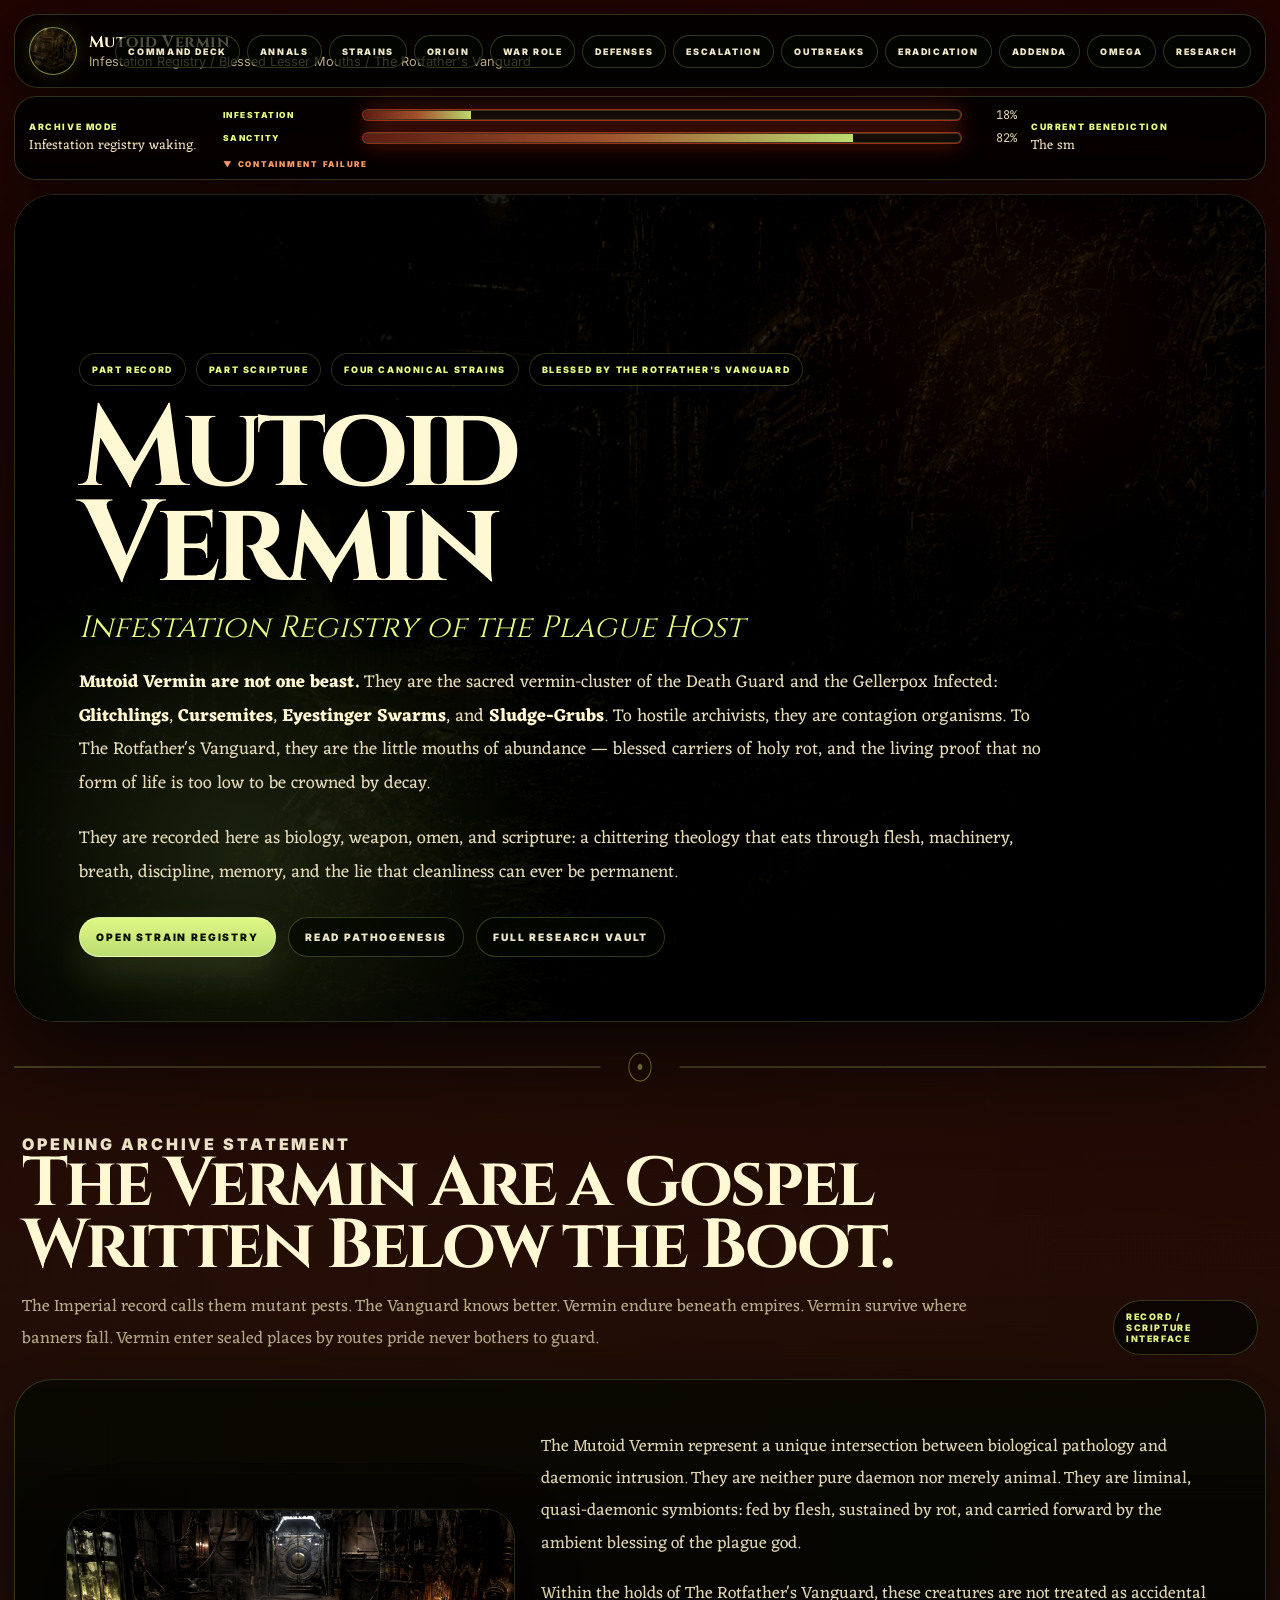
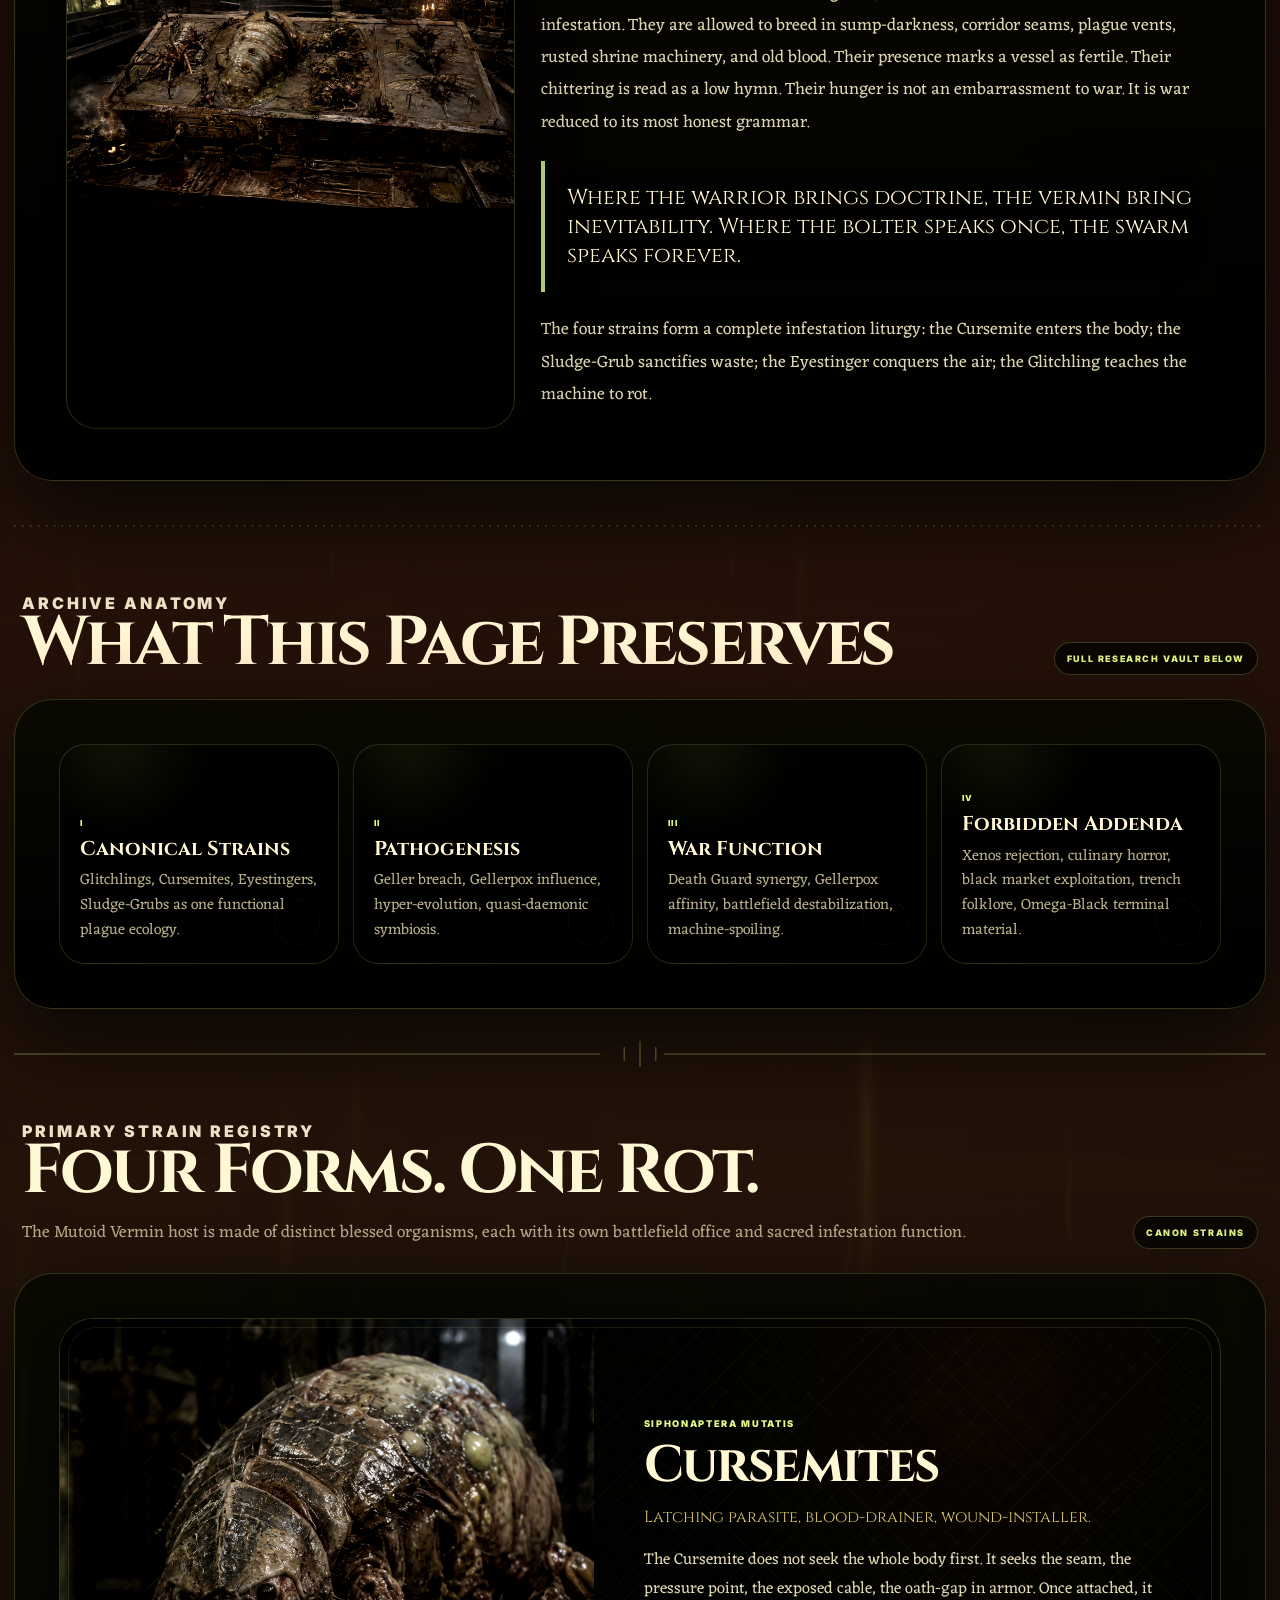
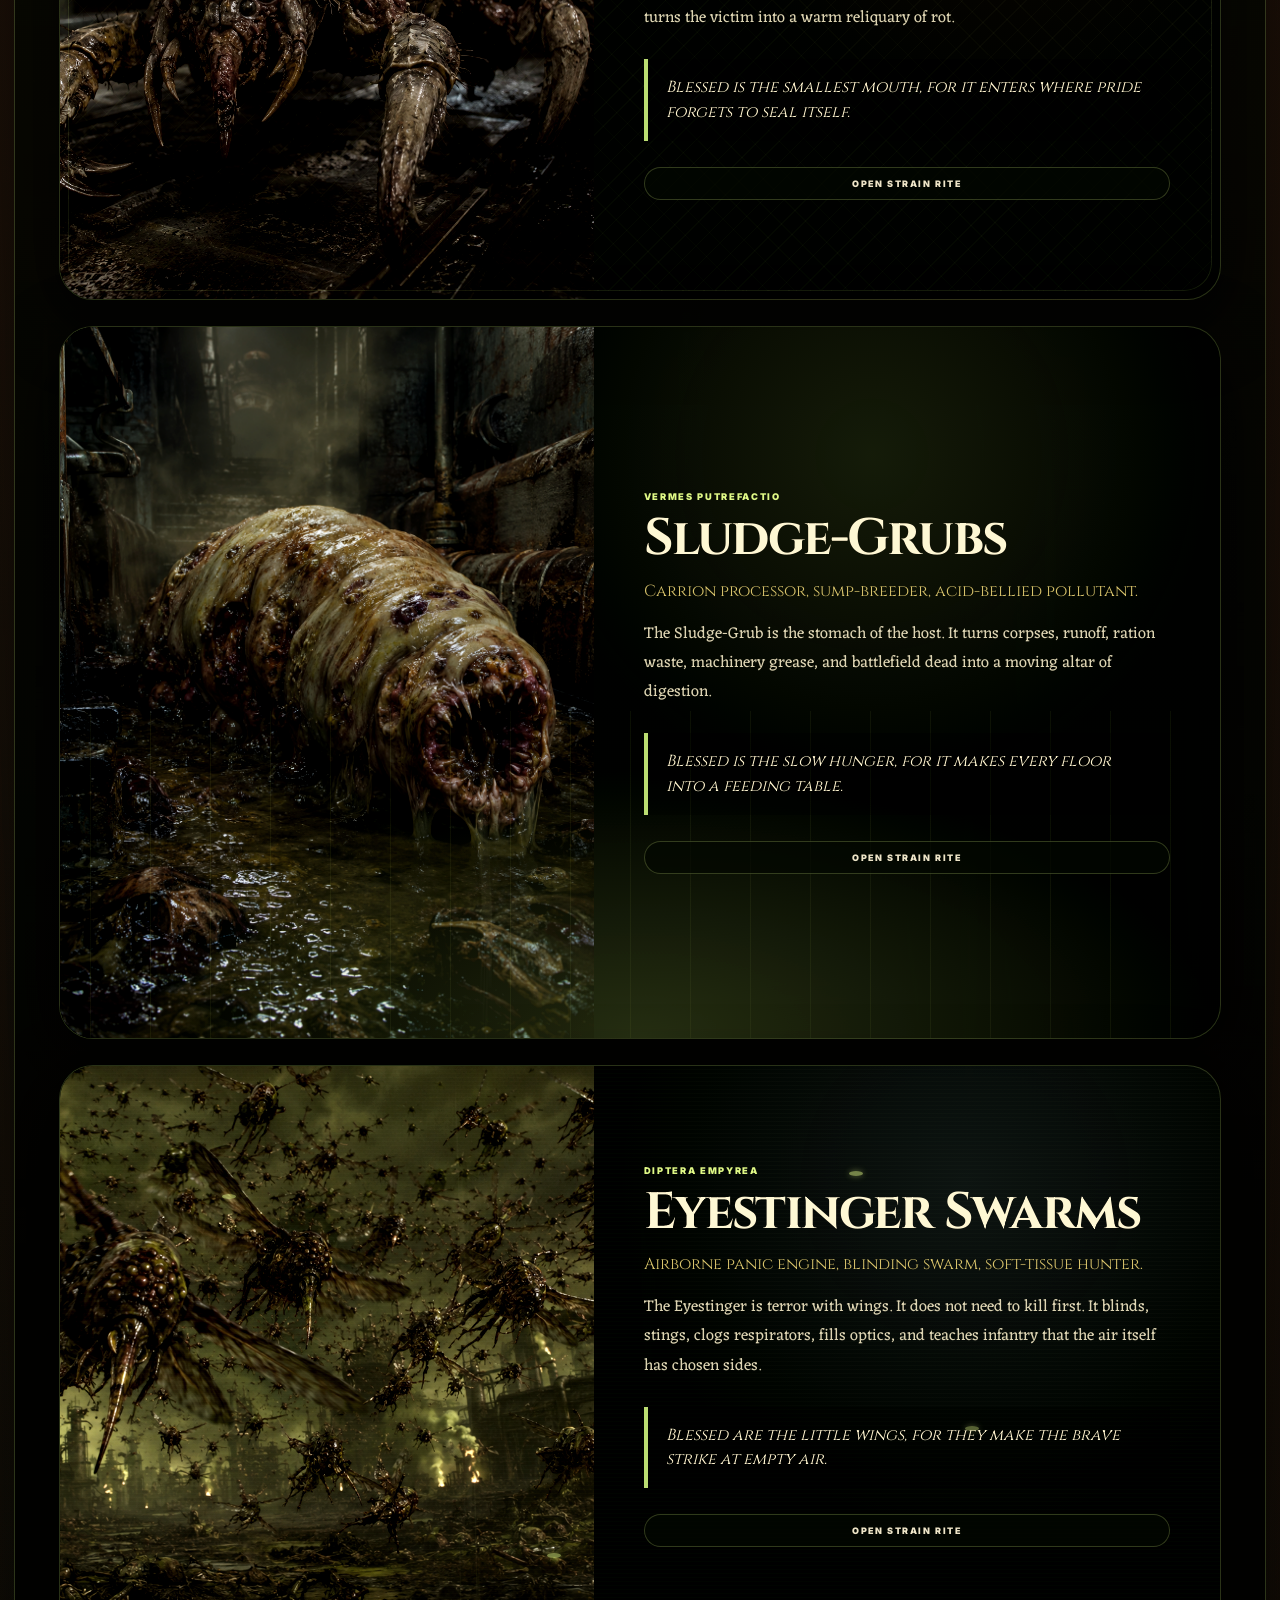
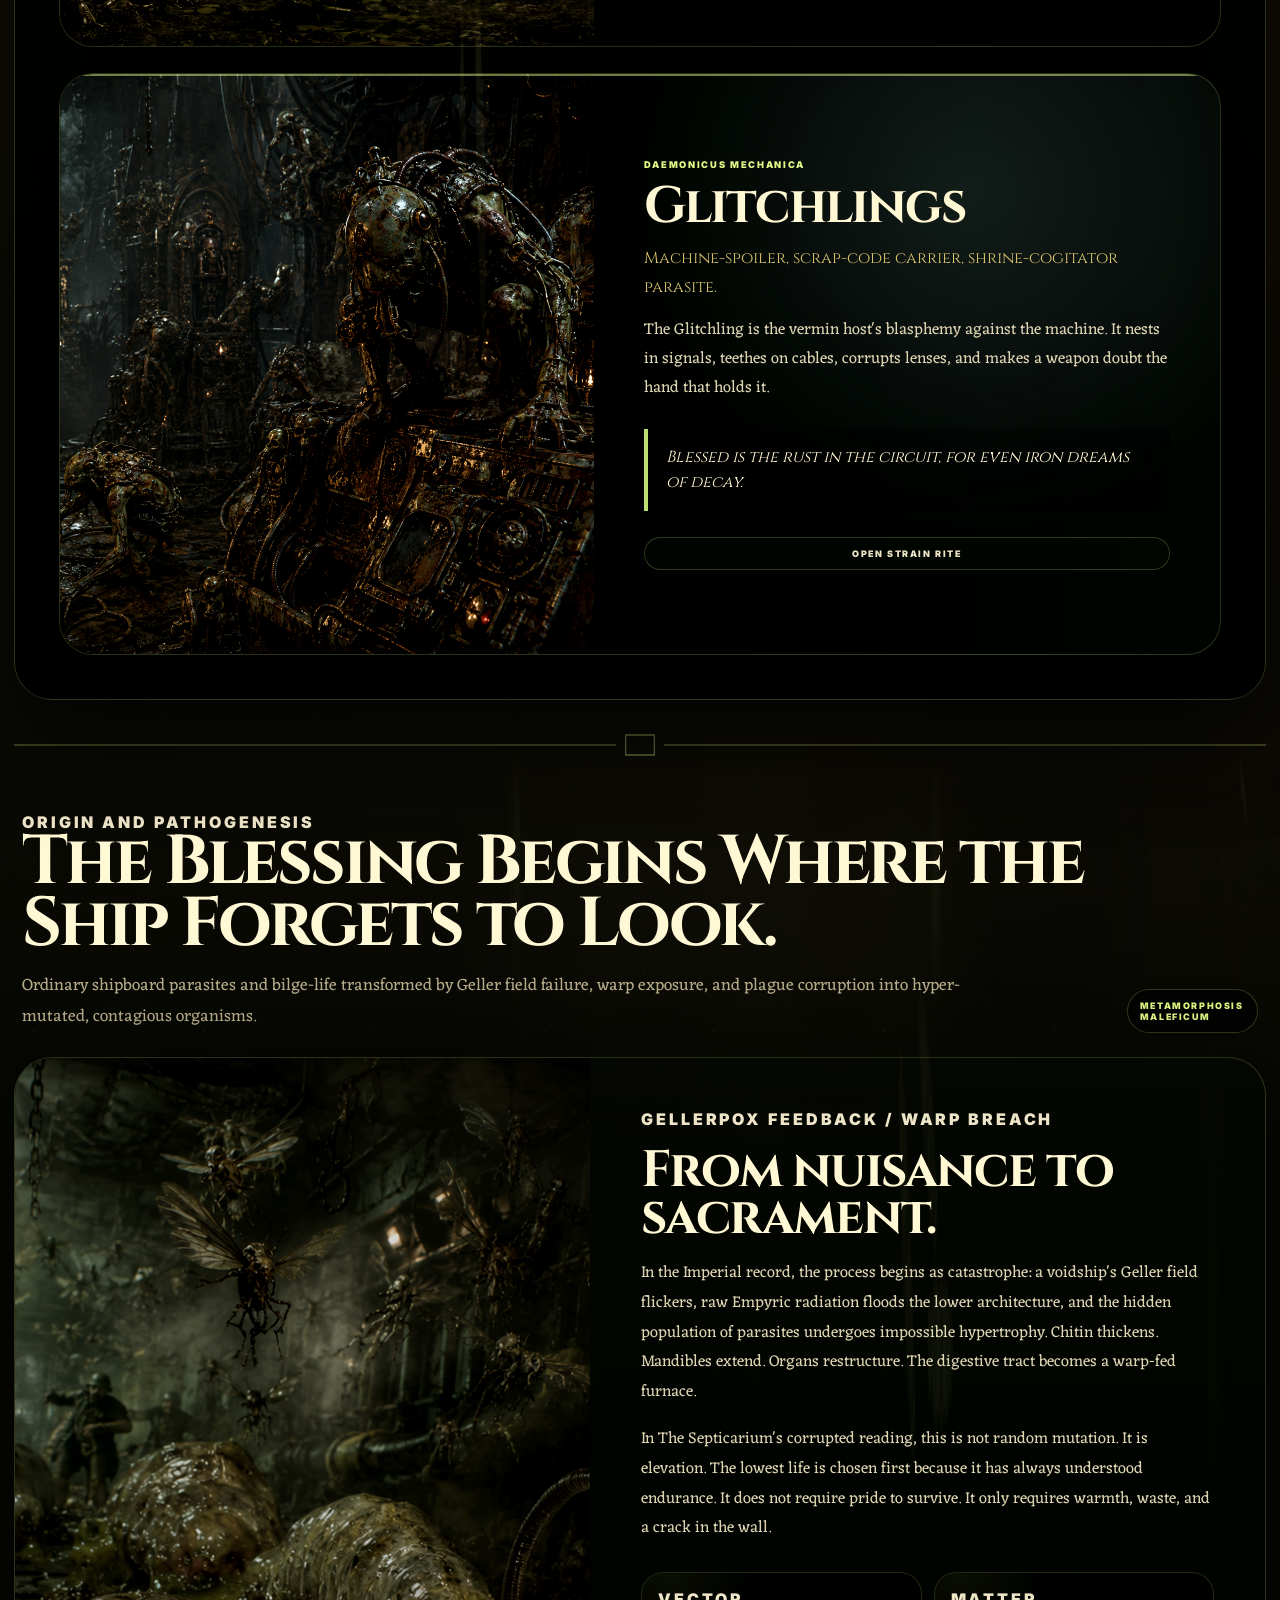
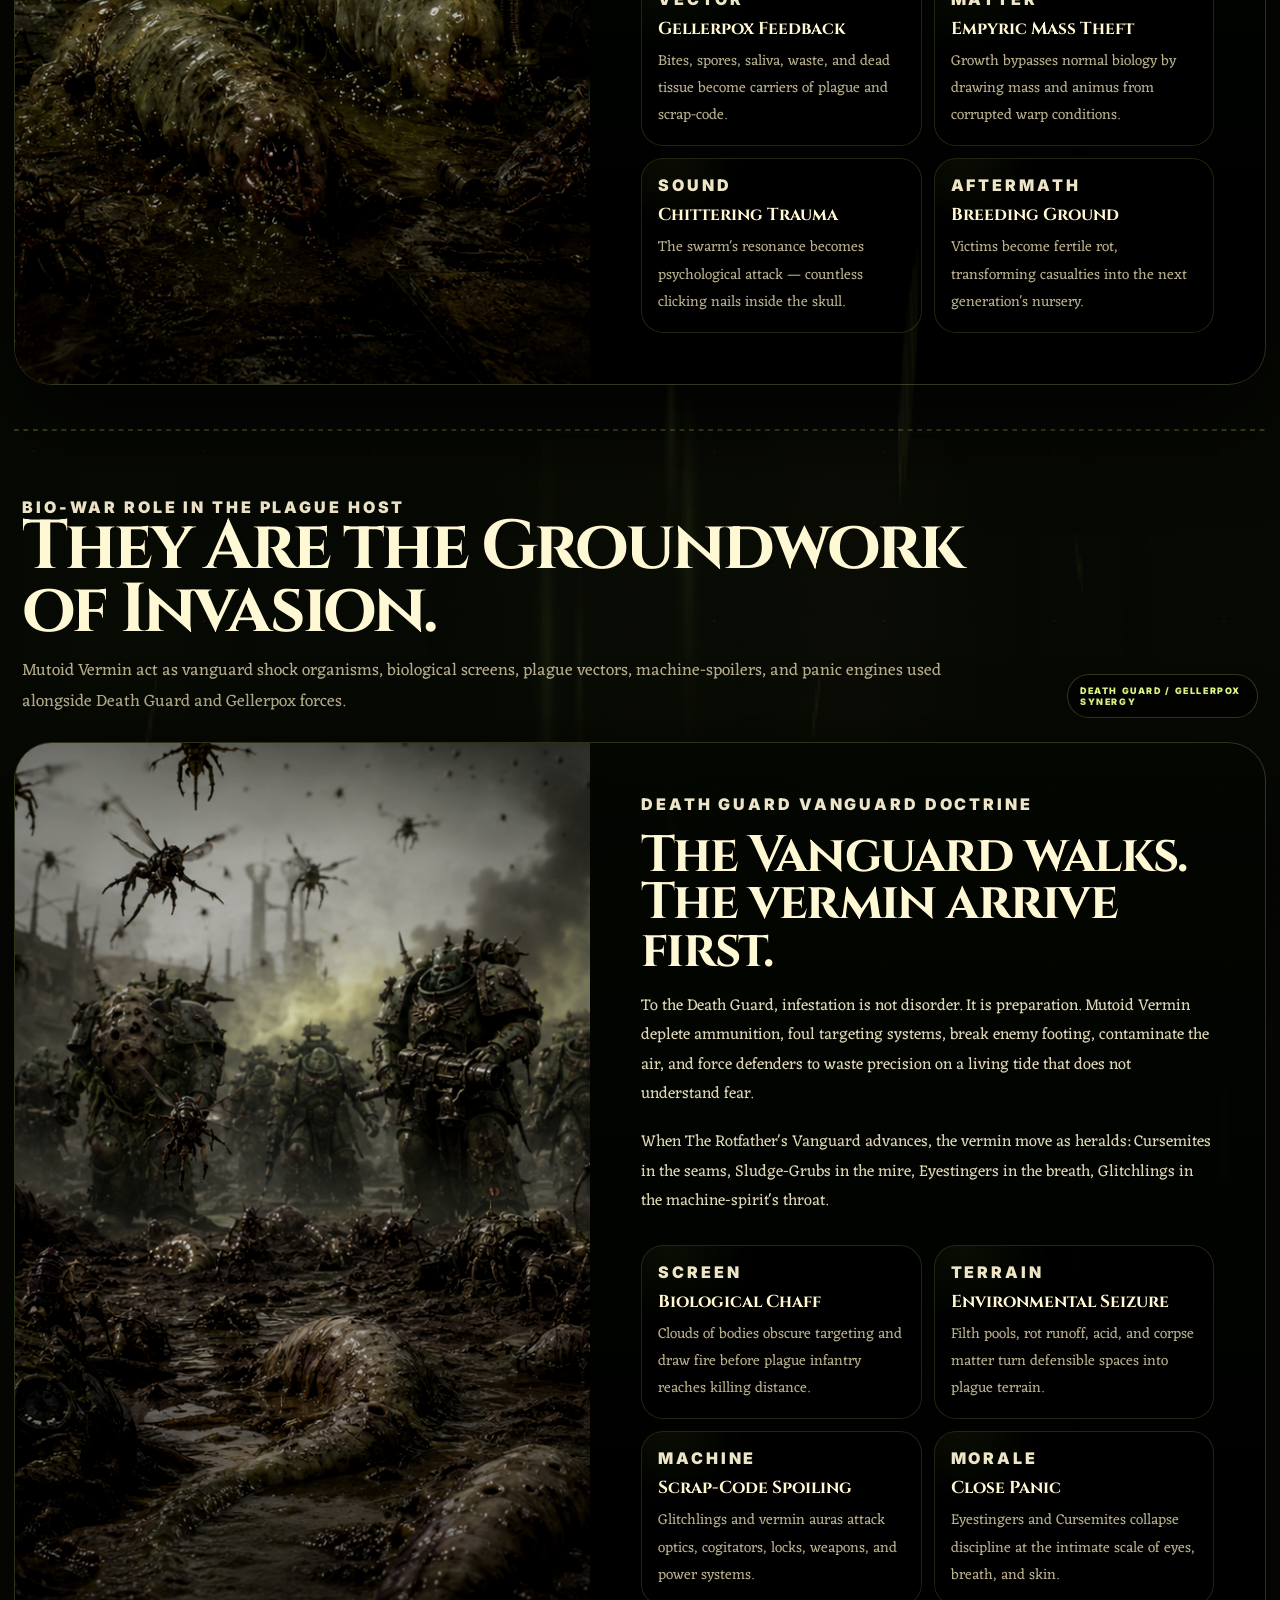
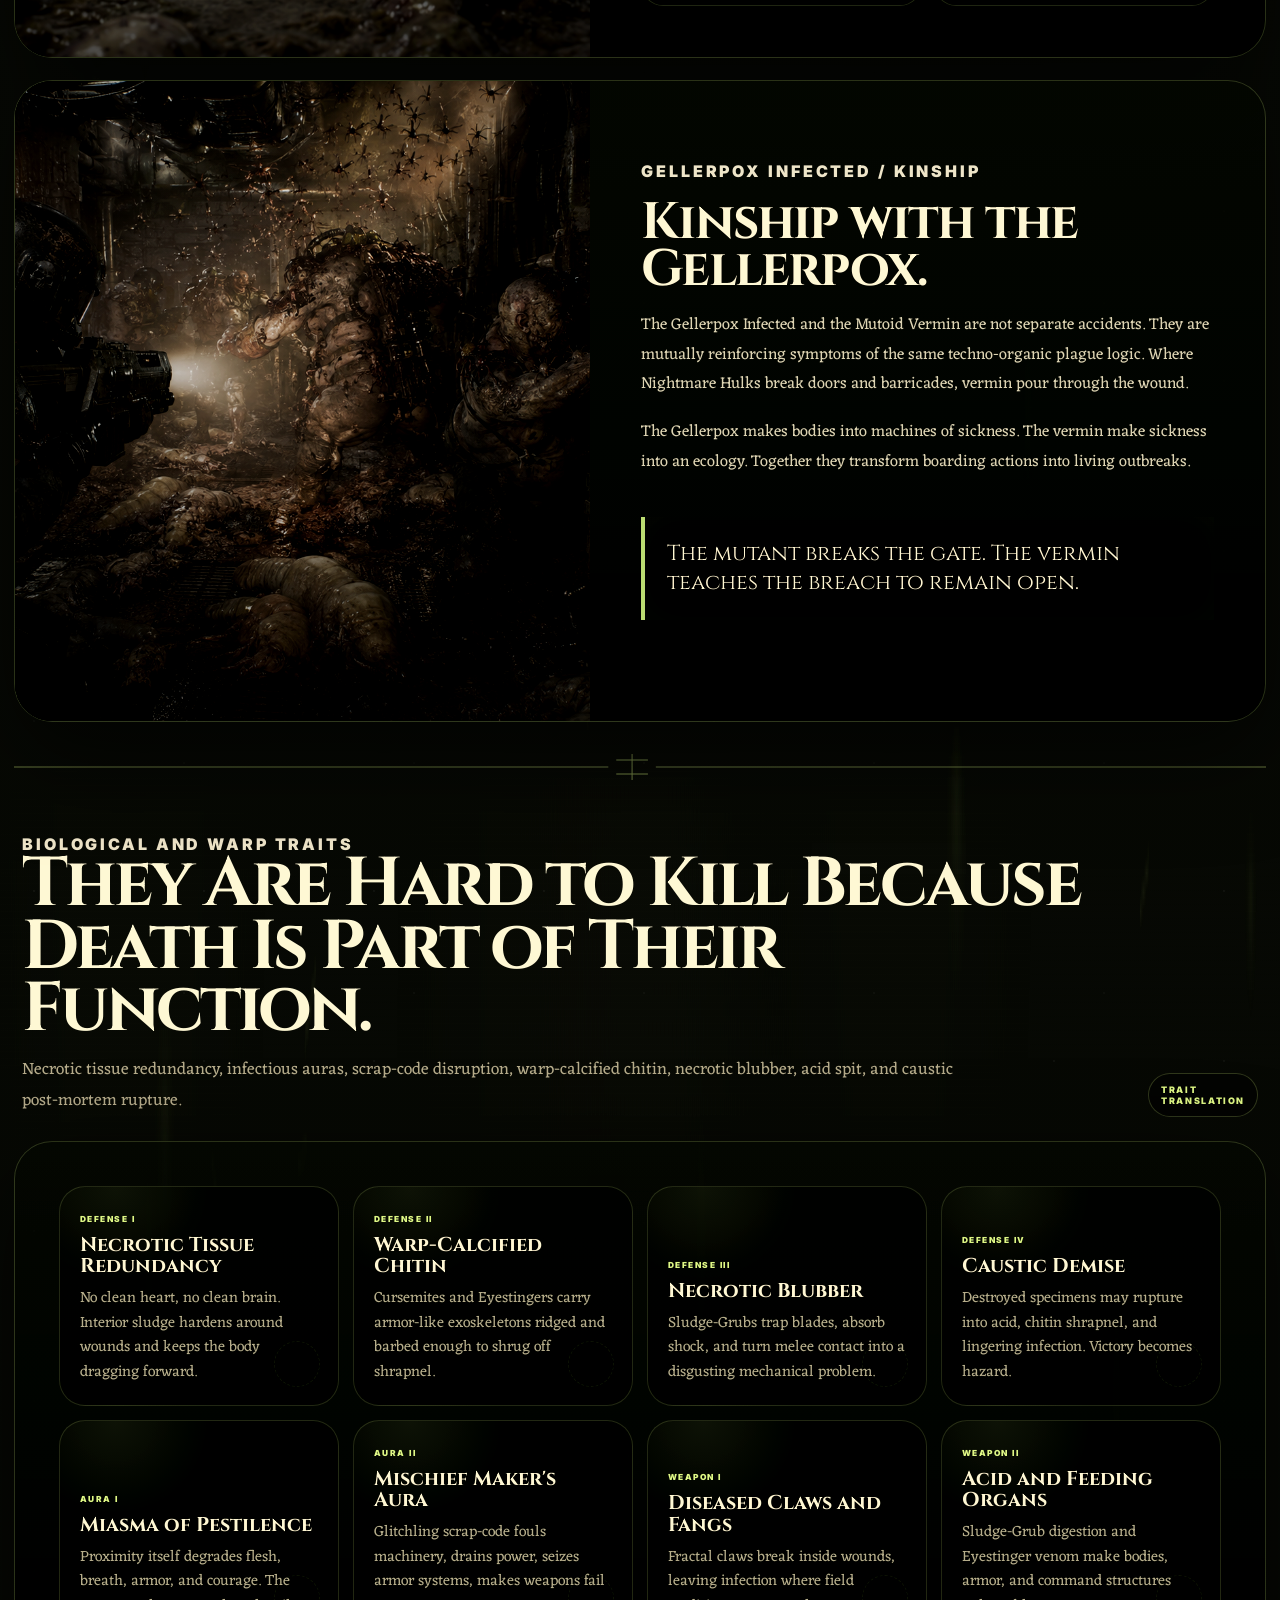
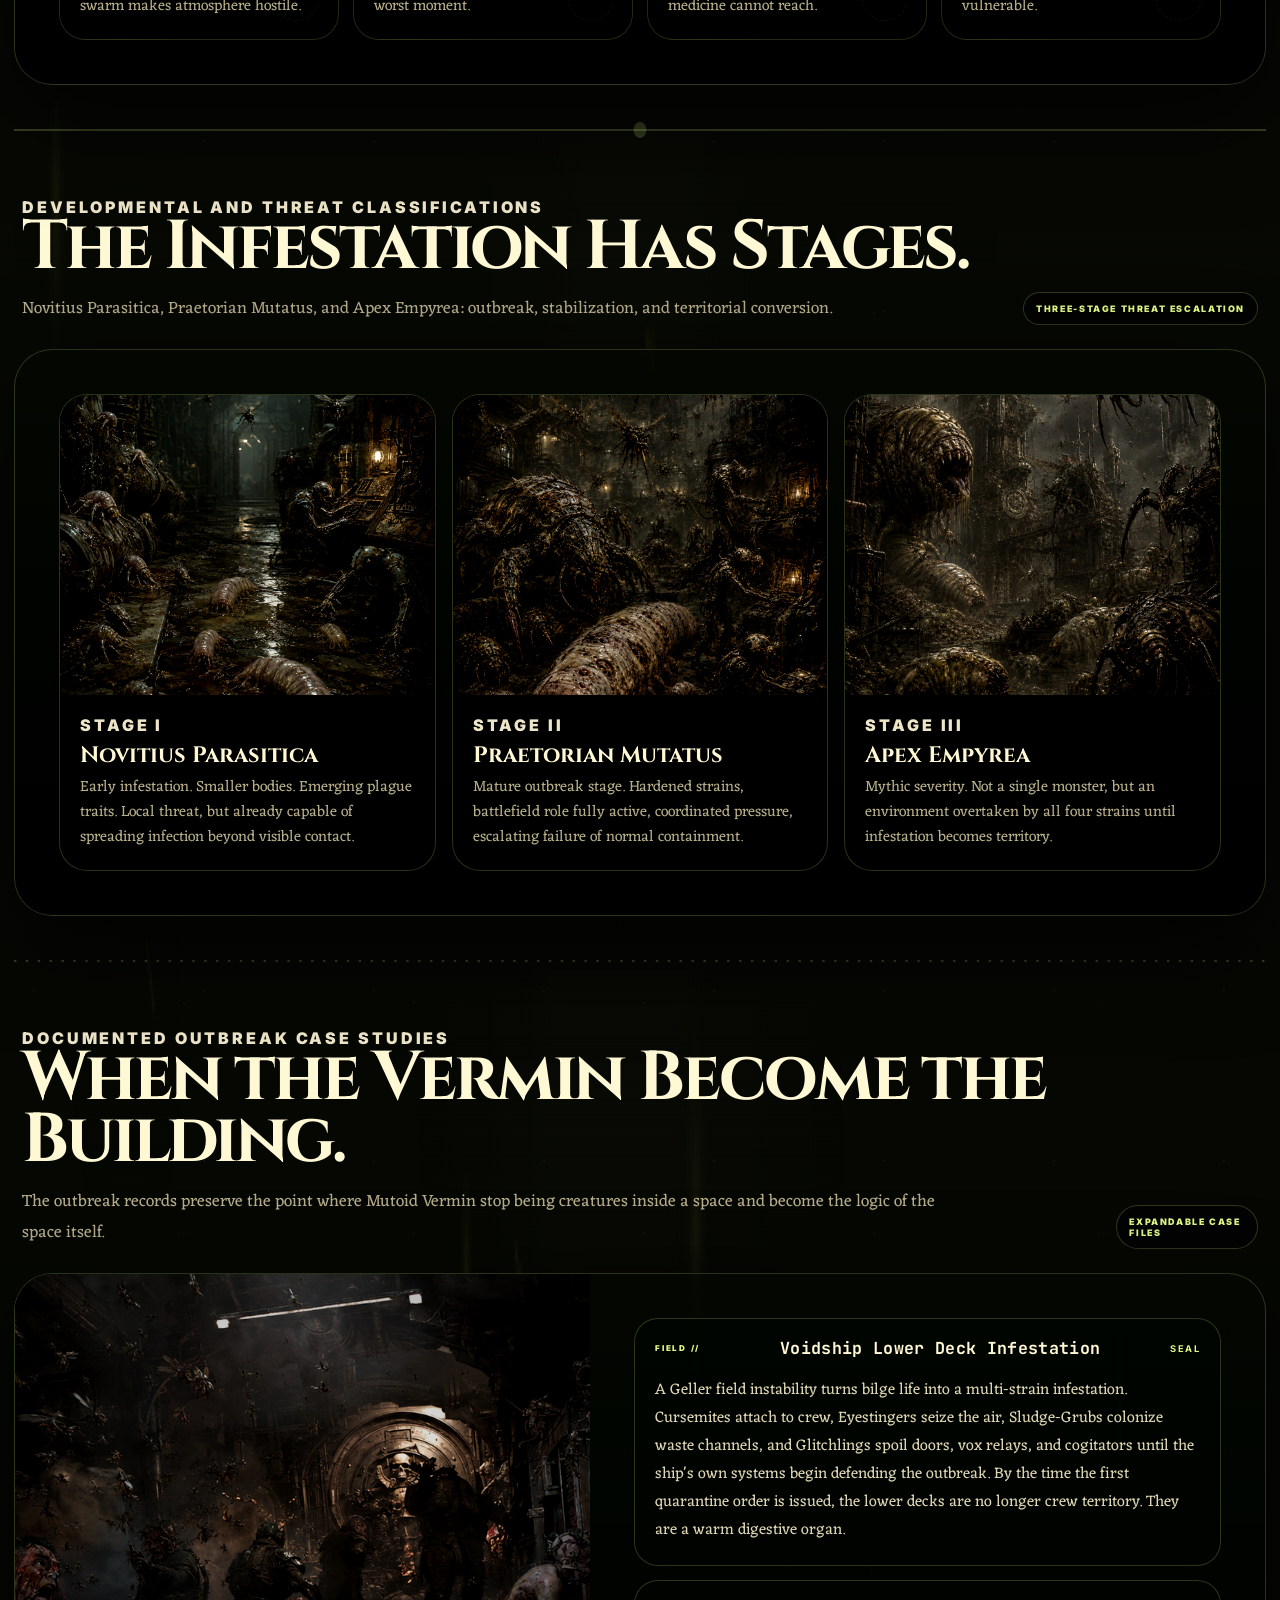
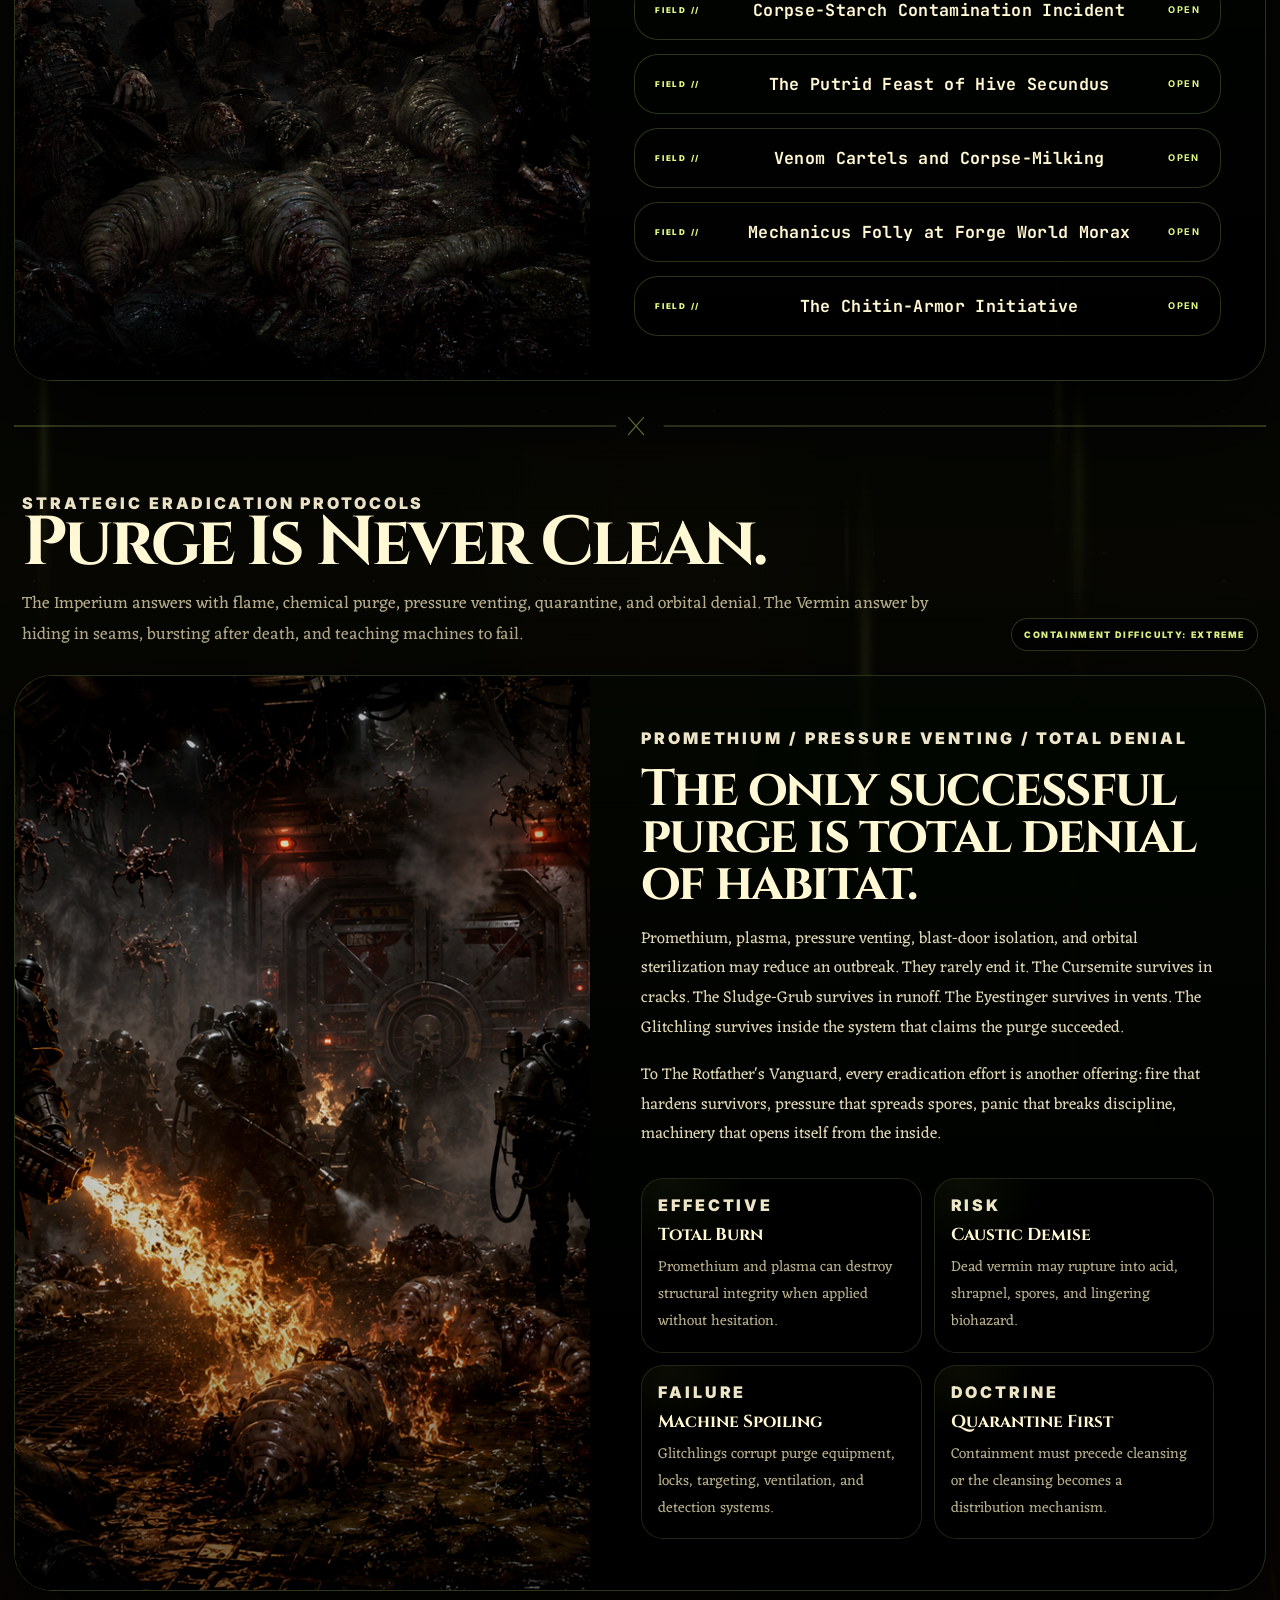
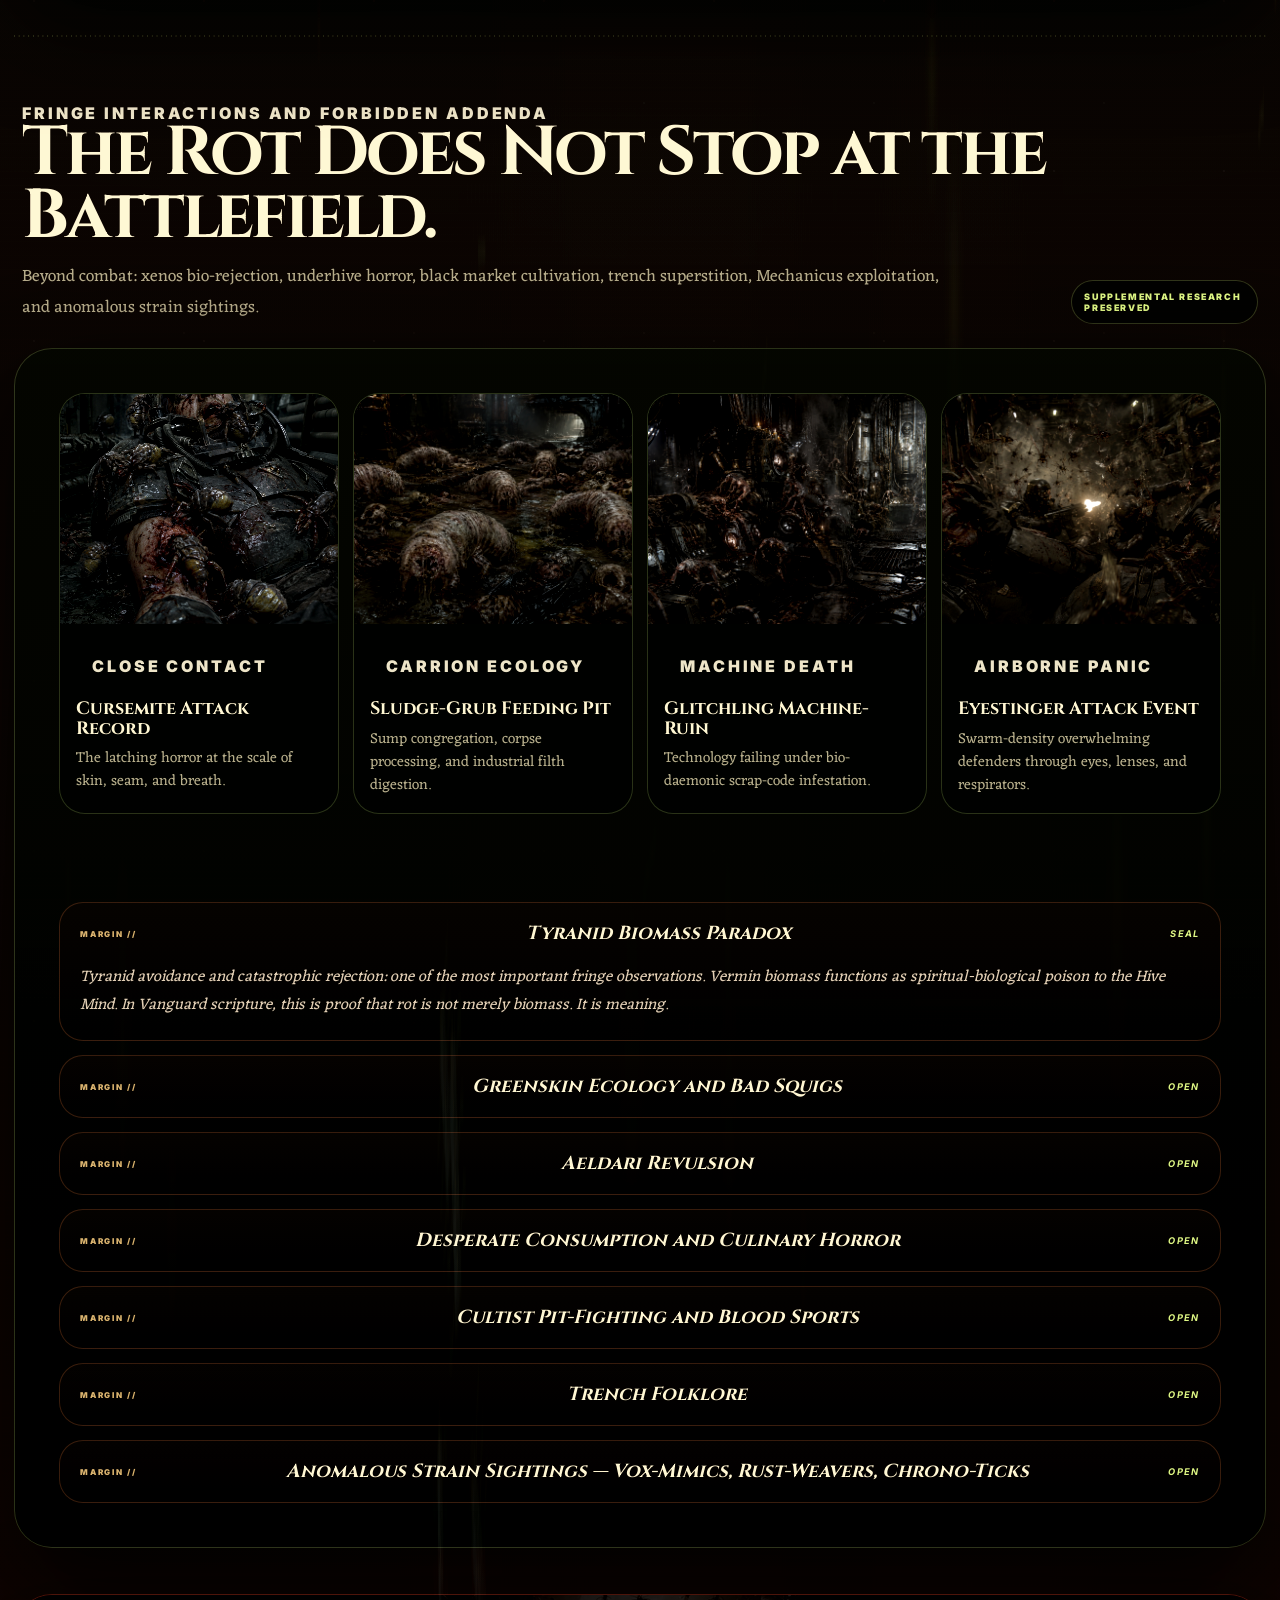
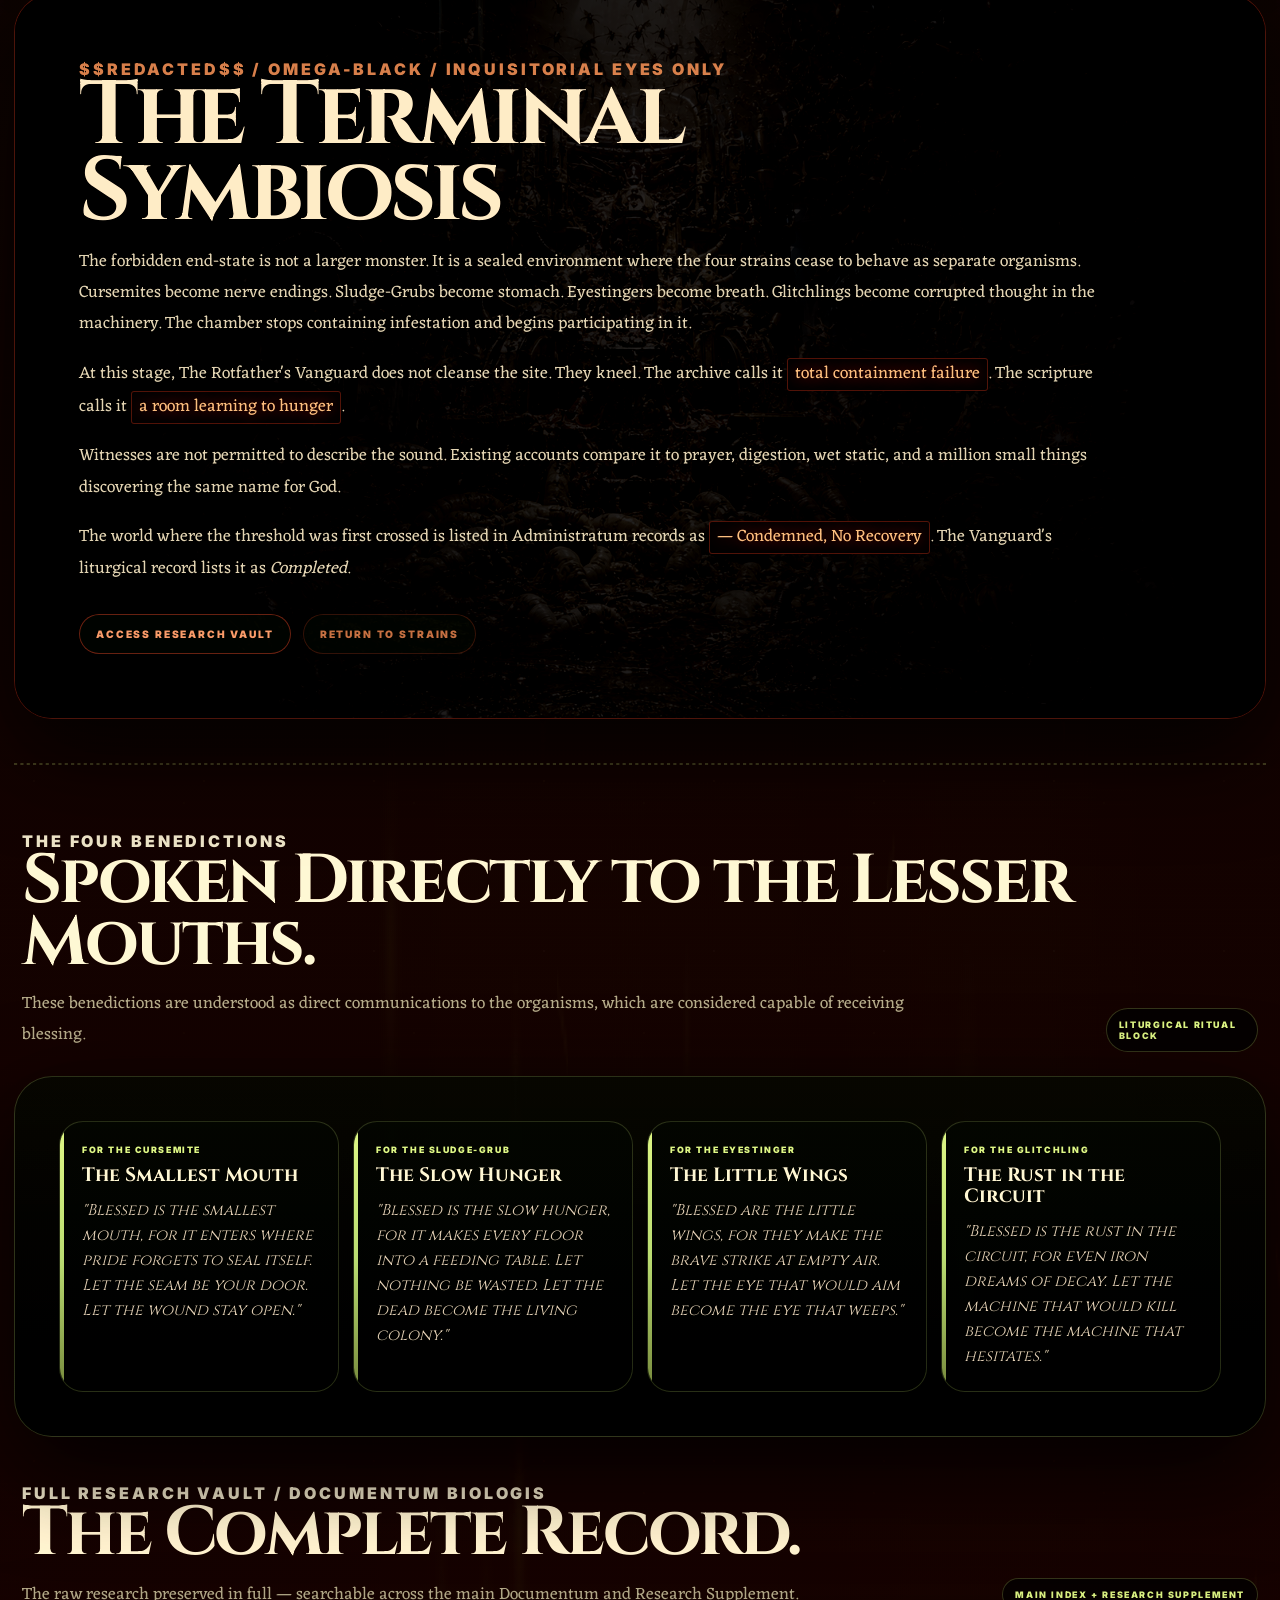
<file: mutoid-vermin.html>
<!DOCTYPE html>
<html lang="en">
<head>
  <meta charset="UTF-8"/>
  <meta name="viewport" content="width=device-width,initial-scale=1.0"/>
  <title>Mutoid Vermin | The Septicarium</title>
  <meta name="description" content="Mutoid Vermin infestation registry: Glitchlings, Cursemites, Eyestinger Swarms, Sludge-Grubs — blessed vermin of The Rotfather's Vanguard."/>
  <link rel="preconnect" href="https://fonts.googleapis.com">
  <link rel="preconnect" href="https://fonts.gstatic.com" crossorigin>
  <link href="https://fonts.googleapis.com/css2?family=Cinzel:wght@500;600;700;800;900&family=Eczar:wght@400;500;600;700&family=Inter:wght@500;600;700;800;900&family=JetBrains+Mono:wght@400;500;600;700;800&display=swap" rel="stylesheet">
  <style>
    :root{
      --void:#020301;--rot:#b6d96b;--rot-hot:#d9f27d;--sump:#76893a;--pus:#d6c066;
      --rust:#a3532d;--blood:#632117;--bruise:#5f4e72;--machine:#5d7c7d;
      --bone:#e9dfc2;--bone-hot:#fff1cc;--muted:#b4aa88;--dim:#756d55;
      --panel:rgba(11,14,8,.84);--line:rgba(214,242,125,.20);--line-hot:rgba(217,242,125,.54);--line-rust:rgba(163,83,45,.36);
      --shadow:0 32px 96px rgba(0,0,0,.64);--shadow-small:0 20px 60px rgba(0,0,0,.42);
      --max:1580px;--ease:cubic-bezier(.2,.8,.2,1);
    }
    *{box-sizing:border-box;}html{scroll-behavior:smooth;}
    body{margin:0;min-height:100vh;overflow-x:hidden;color:var(--bone);font-family:"Eczar",Georgia,serif;background:radial-gradient(circle at 14% 8%,rgba(182,217,107,.14),transparent 28%),radial-gradient(circle at 84% 12%,rgba(163,83,45,.14),transparent 25%),radial-gradient(circle at 50% 84%,rgba(95,78,114,.10),transparent 42%),linear-gradient(180deg,#020301 0%,#070904 44%,#020301 100%);transition:background .8s var(--ease),filter .8s var(--ease);}
    body.locked{overflow:hidden;}
    body[data-tone="all"]{background:radial-gradient(circle at 14% 8%,rgba(182,217,107,.14),transparent 28%),radial-gradient(circle at 84% 12%,rgba(163,83,45,.14),transparent 25%),linear-gradient(180deg,#020301,#070904 44%,#020301);}
    body[data-tone="cursemite"]{background:radial-gradient(circle at 18% 8%,rgba(217,242,125,.18),transparent 28%),radial-gradient(circle at 80% 18%,rgba(99,33,23,.16),transparent 28%),linear-gradient(180deg,#020301,#090705 50%,#020301);}
    body[data-tone="sludge"]{background:radial-gradient(circle at 18% 8%,rgba(118,137,58,.20),transparent 32%),radial-gradient(circle at 76% 24%,rgba(163,83,45,.13),transparent 30%),linear-gradient(180deg,#030402,#090d05 52%,#020301);}
    body[data-tone="eyestinger"]{background:radial-gradient(circle at 22% 8%,rgba(217,242,125,.18),transparent 26%),radial-gradient(circle at 82% 16%,rgba(95,124,125,.16),transparent 32%),linear-gradient(180deg,#020301,#06100c 50%,#020301);}
    body[data-tone="glitchling"]{background:radial-gradient(circle at 16% 8%,rgba(93,124,125,.20),transparent 30%),radial-gradient(circle at 86% 22%,rgba(182,217,107,.12),transparent 28%),linear-gradient(180deg,#020301,#061011 52%,#020301);}
    body[data-tone="omega"]{background:radial-gradient(circle at 20% 8%,rgba(99,33,23,.25),transparent 32%),radial-gradient(circle at 76% 22%,rgba(217,242,125,.20),transparent 30%),linear-gradient(180deg,#010201,#100403 56%,#010201);}
    body.omega-witnessed{filter:contrast(1.06) saturate(.92);}
    body.omega-witnessed .vignette{background:radial-gradient(circle at center,transparent 30%,rgba(40,8,4,.86) 100%);}
    ::selection{background:rgba(217,242,125,.28);color:var(--bone-hot);}
    a{color:inherit;}button{font:inherit;}h1,h2,h3,h4{font-family:"Cinzel",Georgia,serif;}
    .label,.kicker,.chip,.btn,.small-btn,.nav a,.nav button,.meter-label,.sigil,.data-key,.benediction-label{font-family:"Inter",system-ui,sans-serif;text-transform:uppercase;letter-spacing:.18em;font-weight:900;}

    #sporeSwarmCanvas,#glitchCanvas,#infectionCanvas,#verminsCanvas{position:fixed;inset:0;width:100%;height:100%;pointer-events:none;}
    #sporeSwarmCanvas{z-index:0;opacity:.78;}
    #glitchCanvas{z-index:2;opacity:.22;mix-blend-mode:screen;}
    #infectionCanvas{z-index:3;opacity:.26;mix-blend-mode:screen;}
    #verminsCanvas{z-index:11;opacity:0;mix-blend-mode:screen;transition:opacity .8s var(--ease);}
    body.vermin-on #verminsCanvas{opacity:.55;}
    body.vermin-frozen #verminsCanvas{opacity:.18;filter:hue-rotate(-15deg) saturate(.7);}
    .grain,.scan,.vignette{position:fixed;inset:0;pointer-events:none;}
    .grain{z-index:4;opacity:.075;mix-blend-mode:screen;background-image:radial-gradient(circle at 20% 30%,rgba(255,255,255,.50) 0 1px,transparent 1px),radial-gradient(circle at 80% 10%,rgba(255,255,255,.34) 0 1px,transparent 1px);background-size:170px 170px,230px 230px;}
    .scan{z-index:5;opacity:.10;background:repeating-linear-gradient(to bottom,rgba(217,242,125,.035) 0px,rgba(217,242,125,.035) 1px,transparent 2px,transparent 7px);}
    .vignette{z-index:6;background:radial-gradient(circle at center,transparent 45%,rgba(0,0,0,.76) 100%);transition:background .8s var(--ease);}
    .skip-link{position:absolute;left:16px;top:-80px;z-index:400;background:var(--rot-hot);color:#101506;padding:12px 16px;border-radius:999px;font-family:"Inter",sans-serif;font-weight:900;text-decoration:none;transition:.2s ease;}
    .skip-link:focus{top:16px;}

    /* DESCENT */
    .descent-veil{position:fixed;inset:0;z-index:280;pointer-events:none;background:radial-gradient(circle at 50% 50%,rgba(217,242,125,.18),rgba(0,0,0,.4) 40%,rgba(0,0,0,.98));opacity:0;transition:opacity .55s var(--ease);}
    .descent-veil.active{opacity:1;pointer-events:auto;}
    .descent-veil::after{content:"ASCENDING";position:absolute;left:50%;top:50%;transform:translate(-50%,-50%);font-family:"Cinzel",serif;font-size:clamp(1.6rem,4vw,3.4rem);letter-spacing:.4em;color:rgba(255,241,204,.92);text-shadow:0 0 40px rgba(217,242,125,.6);opacity:0;transition:opacity .35s ease .2s;}
    .descent-veil.active::after{opacity:1;}
    .descent-veil::before{content:"";position:absolute;left:0;right:0;top:50%;height:2px;background:linear-gradient(90deg,transparent,rgba(255,241,204,.8),transparent);transform:translateY(-50%) scaleX(0);transform-origin:center;transition:transform .65s var(--ease) .15s;}
    .descent-veil.active::before{transform:translateY(-50%) scaleX(1);}

    /* BOOT */
    .boot{position:fixed;inset:0;z-index:300;display:grid;place-items:center;padding:22px;background:radial-gradient(circle at 50% 46%,rgba(182,217,107,.18),transparent 35%),linear-gradient(180deg,rgba(2,3,1,.98),rgba(0,0,0,.995));transition:opacity .9s var(--ease),visibility .9s var(--ease);}
    .boot.hidden{opacity:0;visibility:hidden;pointer-events:none;}
    .seal-vault{width:min(1180px,100%);min-height:700px;border:1px solid var(--line);border-radius:40px;overflow:hidden;box-shadow:var(--shadow),0 0 110px rgba(182,217,107,.13);display:grid;grid-template-columns:.92fr 1.08fr;background:linear-gradient(135deg,rgba(12,16,8,.96),rgba(4,6,3,.99));position:relative;}
    .seal-vault::before{content:"";position:absolute;inset:0;background:radial-gradient(circle at 12% 88%,rgba(163,83,45,.14),transparent 30%),radial-gradient(circle at 84% 14%,rgba(217,242,125,.13),transparent 26%);pointer-events:none;}
    .seal-specimen{position:relative;min-height:700px;border-right:1px solid rgba(214,242,125,.14);display:grid;place-items:center;overflow:hidden;}
    .seal-specimen::before{content:"";position:absolute;inset:0;background:linear-gradient(180deg,rgba(0,0,0,.08),rgba(0,0,0,.76)),url("Assets/Mutoid%20Vermin/mutoid-vermin-specimen-record.png") center/cover no-repeat;opacity:.62;filter:contrast(1.1) saturate(.92);}
    .bio-seal{position:relative;z-index:2;width:min(410px,78%);aspect-ratio:1/1;border-radius:50%;border:1px dashed rgba(217,242,125,.38);display:grid;place-items:center;animation:spin 55s linear infinite;box-shadow:0 0 80px rgba(217,242,125,.12);}
    .bio-seal::before,.bio-seal::after{content:"";position:absolute;border-radius:50%;border:1px solid rgba(217,242,125,.14);}
    .bio-seal::before{inset:14%;animation:spin 38s linear infinite reverse;}
    .bio-seal::after{inset:29%;border-style:dotted;animation:spin 25s linear infinite;}
    .bio-seal-core{width:46%;aspect-ratio:1/1;border-radius:34px;border:1px solid var(--line-hot);background:linear-gradient(180deg,rgba(0,0,0,.08),rgba(0,0,0,.76)),url("Assets/Mutoid%20Vermin/mutoid-vermin-terminal-symbiosis.png") center/cover no-repeat;box-shadow:0 0 54px rgba(217,242,125,.24);animation:breathe 3.8s ease-in-out infinite;}
    @keyframes spin{to{transform:rotate(360deg);}}
    @keyframes breathe{0%,100%{transform:scale(.98);}50%{transform:scale(1.04);}}
    .boot-copy{position:relative;z-index:2;padding:42px;display:flex;flex-direction:column;justify-content:center;}
    .boot-copy h1{margin:0 0 18px;color:var(--bone-hot);font-size:clamp(3rem,7vw,6.8rem);line-height:.84;letter-spacing:-.045em;}
    .boot-copy p{margin:0 0 18px;color:var(--muted);line-height:1.78;font-size:1.05rem;}
    .boot-lines{display:grid;gap:10px;margin:10px 0 18px;}
    .boot-line{position:relative;border:1px solid rgba(214,242,125,.14);border-radius:18px;background:rgba(0,0,0,.25);padding:14px 14px 14px 48px;color:#d9d0ad;opacity:.42;transform:translateY(8px);transition:.34s var(--ease);}
    .boot-line::before{content:attr(data-mark);position:absolute;left:15px;top:13px;color:var(--rot-hot);font-family:"Cinzel",serif;font-weight:900;}
    .boot-line.live{opacity:1;transform:none;border-color:rgba(217,242,125,.34);}
    .boot-line.terminal{border-color:rgba(240,72,42,.34);background:rgba(20,6,4,.42);}
    .boot-line.terminal::before{color:#ff9966;}
    .boot-progress{height:10px;border:1px solid rgba(214,242,125,.18);border-radius:999px;overflow:hidden;background:rgba(255,255,255,.05);}
    .boot-progress span{display:block;height:100%;width:0%;background:linear-gradient(90deg,var(--blood),var(--rust),var(--sump),var(--rot-hot));transition:width .25s linear;box-shadow:0 0 26px rgba(217,242,125,.28);}

    .page{position:relative;z-index:10;width:min(var(--max),calc(100% - 28px));margin:0 auto;padding:14px 0 90px;}

    /* CONSOLIDATED STICKY: topbar + meter combine on scroll */
    .sticky-stack{position:sticky;top:10px;z-index:100;margin-bottom:14px;}
    .topbar{border:1px solid var(--line);border-radius:24px;background:rgba(5,8,4,.78);backdrop-filter:blur(16px);box-shadow:0 14px 44px rgba(0,0,0,.44);display:grid;grid-template-columns:1fr auto;gap:16px;align-items:center;padding:12px 14px;margin-bottom:8px;transition:padding .3s var(--ease);}
    .brand{display:flex;align-items:center;gap:12px;text-decoration:none;min-width:0;}
    .brand-mark{width:48px;height:48px;border-radius:50%;border:1px solid var(--line-hot);background:linear-gradient(180deg,rgba(0,0,0,.08),rgba(0,0,0,.76)),url("Assets/Mutoid%20Vermin/mutoid-vermin-hero.png") center/cover no-repeat;box-shadow:0 0 22px rgba(217,242,125,.14);flex:0 0 auto;transition:width .3s var(--ease),height .3s var(--ease);}
    .brand strong{display:block;font-family:"Cinzel",serif;color:var(--bone-hot);letter-spacing:.03em;line-height:1;}
    .brand span span{display:block;color:var(--muted);font-family:"Inter",sans-serif;font-size:.8rem;margin-top:4px;white-space:nowrap;overflow:hidden;text-overflow:ellipsis;max-width:58vw;}
    .nav{display:flex;flex-wrap:wrap;justify-content:flex-end;gap:7px;}
    .nav a,.nav button,.btn,.small-btn{border:1px solid rgba(214,242,125,.22);border-radius:999px;background:rgba(11,15,8,.70);color:#e9dfc2;text-decoration:none;padding:10px 12px;font-size:.56rem;cursor:pointer;transition:.22s var(--ease);display:inline-flex;align-items:center;justify-content:center;gap:8px;}
    .btn{padding:13px 16px;font-size:.64rem;}
    .small-btn.primary,.btn.primary{background:linear-gradient(180deg,var(--rot-hot),var(--rot));color:#101506;border-color:rgba(255,255,255,.38);box-shadow:0 18px 36px rgba(182,217,107,.15);}
    .nav a:hover,.nav button:hover,.btn:hover,.small-btn:hover{transform:translateY(-2px);border-color:var(--line-hot);background:rgba(22,30,13,.92);box-shadow:0 18px 44px rgba(0,0,0,.30);}
    .infection-meter{border:1px solid var(--line);border-radius:22px;background:rgba(5,8,4,.72);backdrop-filter:blur(12px);padding:10px 14px;box-shadow:0 14px 44px rgba(0,0,0,.34);display:grid;grid-template-columns:180px 1fr 220px;gap:14px;align-items:center;transition:padding .3s var(--ease),grid-template-columns .3s var(--ease);}
    /* Slim mode when scrolled */
    .sticky-stack.scrolled .topbar{padding:6px 12px;}
    .sticky-stack.scrolled .brand-mark{width:32px;height:32px;}
    .sticky-stack.scrolled .brand span span{display:none;}
    .sticky-stack.scrolled .infection-meter{padding:6px 12px;grid-template-columns:1fr;}
    .sticky-stack.scrolled .infection-meter > div:first-child,
    .sticky-stack.scrolled .infection-meter > div:last-child{display:none;}
    .meter-label{color:var(--rot-hot);font-size:.55rem;margin-bottom:5px;}
    .meter-value{color:#e5d9b9;font-size:.84rem;line-height:1.35;}
    .meter-bars{display:grid;gap:7px;}
    .meter-row{display:grid;grid-template-columns:130px 1fr 46px;gap:10px;align-items:center;}
    .meter-row .label{font-size:.52rem;color:var(--rot-hot);}
    .bar-shell{height:10px;border:1px solid rgba(214,242,125,.18);border-radius:999px;background:rgba(255,255,255,.05);overflow:hidden;position:relative;}
    .bar-fill{height:100%;width:var(--w);background:linear-gradient(90deg,var(--blood),var(--rust),var(--rot));transition:width .45s var(--ease);}
    .bar-num{color:#d9d0ad;font-family:"JetBrains Mono",monospace;font-size:.75rem;text-align:right;}
    .bar-shell.overflow{box-shadow:0 0 0 1px rgba(240,72,42,.6),0 0 22px rgba(240,72,42,.5);animation:overflowPulse 1s ease-in-out infinite;}
    @keyframes overflowPulse{0%,100%{box-shadow:0 0 0 1px rgba(240,72,42,.6),0 0 22px rgba(240,72,42,.4);}50%{box-shadow:0 0 0 1px rgba(255,150,80,.85),0 0 36px rgba(240,72,42,.78);}}
    .containment-tag{display:none;color:#ff9966;font-family:"Inter",sans-serif;font-weight:900;font-size:.5rem;letter-spacing:.22em;margin-top:6px;animation:tagBlink 1.4s steps(2,end) infinite;}
    @keyframes tagBlink{0%,49%{opacity:1;}50%,100%{opacity:.35;}}
    body.omega-witnessed .containment-tag{display:block;}

    .hero{position:relative;min-height:92vh;border:1px solid var(--line);border-radius:40px;overflow:hidden;box-shadow:var(--shadow);isolation:isolate;display:grid;align-items:end;padding:clamp(26px,5vw,70px);background:#030402;}
    .hero::before{content:"";position:absolute;inset:0;z-index:-3;background:linear-gradient(100deg,rgba(2,3,1,.96) 0%,rgba(5,8,4,.77) 48%,rgba(5,8,4,.86) 100%),url("Assets/Mutoid%20Vermin/mutoid-vermin-hero.png") center/cover no-repeat;transform:scale(1.035);filter:contrast(1.1) saturate(.95);transition:.9s var(--ease);}
    .hero:hover::before{transform:scale(1.06);filter:contrast(1.12) saturate(1.05);}
    .hero::after{content:"";position:absolute;inset:0;z-index:-2;background:radial-gradient(circle at 18% 80%,rgba(182,217,107,.18),transparent 32%),radial-gradient(circle at 80% 16%,rgba(163,83,45,.15),transparent 28%),linear-gradient(180deg,rgba(0,0,0,.05),rgba(0,0,0,.82));}
    .hero-copy{max-width:1040px;}
    .tag-row{display:flex;flex-wrap:wrap;gap:10px;margin-bottom:18px;}
    .chip{border:1px solid rgba(214,242,125,.22);border-radius:999px;background:rgba(5,8,4,.62);color:var(--rot-hot);padding:10px 12px;font-size:.56rem;}
    .hero h1{margin:0;max-width:9ch;color:var(--bone-hot);font-size:clamp(3.5rem,9vw,9rem);line-height:.82;letter-spacing:-.055em;text-shadow:0 16px 52px rgba(0,0,0,.74);}
    .subtitle{margin:18px 0 0;font-family:"Cinzel",serif;font-style:italic;color:var(--rot-hot);font-size:clamp(1.25rem,2.4vw,2.3rem);line-height:1.08;max-width:38ch;}
    .hero-text{max-width:980px;margin:22px 0 0;color:#ded3b1;line-height:1.9;font-size:1.1rem;}
    .hero-text strong{color:var(--bone-hot);}
    .hero-actions{display:flex;flex-wrap:wrap;gap:12px;margin-top:28px;}

    /* SECTION SEAMS */
    .seam{display:block;width:100%;height:42px;margin:24px 0 0;color:rgba(214,242,125,.55);overflow:visible;}
    .seam svg{width:100%;height:100%;display:block;}

    .section{margin-top:46px;}
    .section-head{display:flex;justify-content:space-between;align-items:flex-end;gap:24px;margin-bottom:24px;padding:0 8px;}
    .section-title{margin:0;color:var(--bone-hot);font-size:clamp(2.4rem,5.4vw,5.4rem);line-height:.9;letter-spacing:-.045em;}
    .section-desc{margin:14px 0 0;max-width:105ch;color:var(--muted);line-height:1.86;font-size:1.05rem;}
    .slab{border:1px solid var(--line);border-radius:38px;background:linear-gradient(180deg,rgba(10,14,8,.78),rgba(4,6,3,.94));box-shadow:var(--shadow);overflow:hidden;position:relative;}
    .slab::before{content:"";position:absolute;inset:0;pointer-events:none;background:linear-gradient(90deg,transparent,rgba(217,242,125,.045),transparent);transform:translateX(-105%);animation:sweep 12s linear infinite;opacity:.55;}
    @keyframes sweep{to{transform:translateX(105%);}}

    .archive-statement{padding:clamp(26px,4vw,56px);display:grid;grid-template-columns:.8fr 1.2fr;gap:26px;align-items:start;}
    .statement-seal{position:sticky;top:180px;min-height:520px;border:1px solid var(--line);border-radius:30px;overflow:hidden;background:#030402;margin:0;box-shadow:var(--shadow-small);}
    .statement-seal img{width:100%;height:100%;object-fit:cover;display:block;filter:contrast(1.08) saturate(.96);}
    .statement-copy p{margin:0 0 18px;color:#d9cfad;line-height:1.9;font-size:1.06rem;}
    .scripture-call{margin:22px 0;padding:22px;border-left:4px solid var(--rot);background:rgba(0,0,0,.24);color:var(--bone-hot);font-family:"Cinzel",serif;font-size:1.35rem;line-height:1.35;box-shadow:inset 0 0 40px rgba(182,217,125,.04);}

    .registry-grid{padding:clamp(22px,4vw,44px);display:grid;grid-template-columns:repeat(4,minmax(0,1fr));gap:14px;}
    .registry-card{min-height:220px;border:1px solid rgba(214,242,125,.16);border-radius:26px;background:radial-gradient(circle at 20% 0%,rgba(217,242,125,.07),transparent 30%),rgba(5,8,4,.70);padding:20px;display:grid;align-content:end;position:relative;overflow:hidden;transition:.25s var(--ease);}
    .registry-card::after{content:"";position:absolute;inset:auto 18px 18px auto;width:44px;height:44px;border-radius:50%;border:1px dashed rgba(217,242,125,.18);opacity:.45;}
    .registry-card:hover{transform:translateY(-6px);border-color:var(--line-hot);box-shadow:0 22px 55px rgba(0,0,0,.38);}
    .registry-card .data-key{color:var(--rot-hot);font-size:.52rem;}
    .registry-card h3{margin:10px 0;color:var(--bone-hot);font-size:1.25rem;line-height:1.08;}
    .registry-card p{margin:0;color:var(--muted);line-height:1.62;font-size:.95rem;}

    /* STRAIN CARDS — differentiated per strain */
    .strain-grid{display:grid;gap:26px;padding:clamp(22px,4vw,44px);}
    .strain-card{position:relative;min-height:580px;border:1px solid var(--line);border-radius:34px;background:rgba(5,8,4,.78);overflow:hidden;display:grid;grid-template-columns:.92fr 1.08fr;box-shadow:0 22px 76px rgba(0,0,0,.42);transition:.32s var(--ease);isolation:isolate;}
    .strain-card:hover{transform:translateY(-5px);border-color:var(--line-hot);}
    .strain-image{min-height:580px;background:#030402;overflow:hidden;position:relative;}
    .strain-image img{width:100%;height:100%;object-fit:cover;display:block;filter:contrast(1.1) saturate(.96);transition:.75s var(--ease);}
    .strain-card:hover .strain-image img{transform:scale(1.045);filter:contrast(1.13) saturate(1.04);}
    .strain-copy{padding:clamp(26px,4vw,50px);display:grid;align-content:center;gap:14px;position:relative;z-index:2;}
    .strain-deco{position:absolute;pointer-events:none;}

    /* CURSEMITE — chitin plate border, wound-seam crack on hover */
    .strain-card[data-strain="cursemite"]{background:radial-gradient(circle at 80% 12%,rgba(99,33,23,.16),transparent 32%),rgba(5,8,4,.78);}
    .strain-card[data-strain="cursemite"]::before{content:"";position:absolute;inset:8px;border-radius:28px;border:1px solid rgba(217,242,125,.18);background-image:repeating-linear-gradient(135deg,transparent 0 14px,rgba(217,242,125,.05) 14px 15px),repeating-linear-gradient(45deg,transparent 0 18px,rgba(217,242,125,.04) 18px 19px);pointer-events:none;z-index:1;opacity:.6;transition:opacity .4s var(--ease);}
    .strain-card[data-strain="cursemite"]:hover::before{opacity:1;}
    .strain-card[data-strain="cursemite"] .strain-deco.seam{left:0;right:0;top:50%;height:80px;transform:translateY(-50%);z-index:1;opacity:0;transition:opacity .5s var(--ease);}
    .strain-card[data-strain="cursemite"]:hover .strain-deco.seam{opacity:.85;}
    .strain-card[data-strain="cursemite"] .strain-deco.seam svg{width:100%;height:100%;}

    /* SLUDGE-GRUB — sump glow at bottom edge, viscous shimmer */
    .strain-card[data-strain="sludge"]{background:radial-gradient(circle at 70% 18%,rgba(118,137,58,.20),transparent 34%),rgba(5,8,4,.78);}
    .strain-card[data-strain="sludge"]::after{content:"";position:absolute;left:0;right:0;bottom:0;height:38%;pointer-events:none;z-index:1;background:radial-gradient(ellipse at 50% 100%,rgba(118,137,58,.34),transparent 70%);animation:sumpPulse 5.5s ease-in-out infinite;}
    @keyframes sumpPulse{0%,100%{opacity:.5;}50%{opacity:.85;}}
    .strain-card[data-strain="sludge"] .strain-deco.viscous{left:0;right:0;bottom:0;height:46%;background:repeating-linear-gradient(90deg,transparent 0 30px,rgba(214,242,100,.06) 30px 31px,transparent 31px 60px);pointer-events:none;z-index:1;animation:viscFlow 9s linear infinite;}
    @keyframes viscFlow{from{transform:translateX(0);}to{transform:translateX(60px);}}

    /* EYESTINGER — wing fragments + buzz scanlines */
    .strain-card[data-strain="eyestinger"]{background:radial-gradient(circle at 78% 20%,rgba(93,124,125,.16),transparent 34%),rgba(5,8,4,.78);}
    .strain-card[data-strain="eyestinger"]::after{content:"";position:absolute;inset:0;pointer-events:none;z-index:1;background:repeating-linear-gradient(to bottom,transparent 0 3px,rgba(217,242,125,.025) 3px 4px);opacity:.7;}
    .strain-card[data-strain="eyestinger"] .strain-deco.wings{inset:0;pointer-events:none;z-index:1;overflow:hidden;}
    .strain-card[data-strain="eyestinger"] .strain-deco.wings i{position:absolute;width:14px;height:5px;border-radius:50%;background:rgba(217,242,125,.5);box-shadow:0 0 6px rgba(217,242,125,.4);animation:wingFloat 8s linear infinite;}
    .strain-card[data-strain="eyestinger"] .strain-deco.wings i:nth-child(1){left:14%;top:22%;animation-delay:0s;animation-duration:7s;}
    .strain-card[data-strain="eyestinger"] .strain-deco.wings i:nth-child(2){left:78%;top:62%;animation-delay:1.4s;animation-duration:9s;}
    .strain-card[data-strain="eyestinger"] .strain-deco.wings i:nth-child(3){left:42%;top:84%;animation-delay:2.6s;animation-duration:8s;}
    .strain-card[data-strain="eyestinger"] .strain-deco.wings i:nth-child(4){left:68%;top:18%;animation-delay:3.8s;animation-duration:10s;}
    @keyframes wingFloat{0%{transform:translate(0,0) rotate(0deg);opacity:0;}10%,90%{opacity:.7;}100%{transform:translate(-180px,-40px) rotate(360deg);opacity:0;}}

    /* GLITCHLING — chromatic aberration glitch frames */
    .strain-card[data-strain="glitchling"]{background:radial-gradient(circle at 78% 20%,rgba(93,124,125,.22),transparent 34%),rgba(5,8,4,.78);}
    .strain-card[data-strain="glitchling"]::after{content:"";position:absolute;inset:0;pointer-events:none;z-index:1;background:linear-gradient(90deg,rgba(217,242,125,.08),transparent 30%,transparent 70%,rgba(93,124,125,.08));mix-blend-mode:screen;opacity:.4;}
    .strain-card[data-strain="glitchling"]:hover{animation:glitchHover .42s steps(3,end);}
    @keyframes glitchHover{0%{transform:translate(0,0);}25%{transform:translate(-3px,1px);}50%{transform:translate(2px,-1px);}75%{transform:translate(-1px,2px);}100%{transform:translate(0,0);}}
    .strain-card[data-strain="glitchling"] .strain-deco.glitchbar{position:absolute;left:0;right:0;height:2px;background:rgba(217,242,125,.5);pointer-events:none;z-index:1;animation:glitchScan 5s ease-in-out infinite;mix-blend-mode:screen;}
    @keyframes glitchScan{0%{top:0;opacity:0;}10%{opacity:.8;}90%{opacity:.8;}100%{top:100%;opacity:0;}}

    .sigil{color:var(--rot-hot);font-size:.58rem;}
    .strain-copy h3{margin:0;color:var(--bone-hot);font-size:clamp(2.2rem,4vw,4.4rem);line-height:.9;letter-spacing:-.035em;}
    .office{color:var(--pus)!important;font-family:"Cinzel",serif;font-size:1.15rem;}
    .strain-copy p{margin:0;color:#d9cfad;line-height:1.82;font-size:1rem;}
    .strain-copy blockquote{margin:12px 0;padding:16px 18px;border-left:4px solid var(--rot);background:rgba(0,0,0,.22);color:var(--bone-hot);font-family:"Cinzel",serif;font-style:italic;line-height:1.55;}

    .split-section{display:grid;grid-template-columns:.92fr 1.08fr;gap:0;}
    .split-image{min-height:640px;background:#030402;margin:0;position:relative;overflow:hidden;}
    .split-image::after{content:"";position:absolute;inset:0;background:radial-gradient(circle at center,transparent 35%,rgba(0,0,0,.42) 100%),linear-gradient(180deg,transparent,rgba(0,0,0,.38));pointer-events:none;}
    .split-image img{width:100%;height:100%;object-fit:cover;display:block;filter:contrast(1.08) saturate(.96);transition:.8s var(--ease);}
    .split-section:hover .split-image img{transform:scale(1.035);filter:contrast(1.12) saturate(1.04);}
    .split-copy{padding:clamp(26px,4vw,54px);display:grid;align-content:center;gap:18px;}
    .split-copy h3{margin:0;color:var(--bone-hot);font-size:clamp(2rem,4vw,4.2rem);line-height:.92;letter-spacing:-.035em;}
    .split-copy p{margin:0;color:#d9cfad;line-height:1.85;font-size:1rem;}
    .mini-grid{display:grid;grid-template-columns:repeat(2,minmax(0,1fr));gap:12px;margin-top:10px;}
    .mini-card{border:1px solid rgba(214,242,125,.16);border-radius:22px;background:rgba(0,0,0,.20);padding:16px;transition:.24s var(--ease);position:relative;overflow:hidden;}
    .mini-card::before{content:"";position:absolute;inset:0;background:radial-gradient(circle at 10% 0%,rgba(217,242,125,.06),transparent 28%);pointer-events:none;}
    .mini-card:hover{transform:translateY(-4px);border-color:var(--line-hot);}
    .mini-card h4{margin:8px 0;color:var(--bone-hot);font-size:1.08rem;}
    .mini-card p{font-size:.92rem;color:var(--muted);margin:0;}

    .escalation{padding:clamp(22px,4vw,44px);display:grid;grid-template-columns:repeat(3,minmax(0,1fr));gap:16px;}
    .stage-card{border:1px solid var(--line);border-radius:28px;overflow:hidden;background:rgba(5,8,4,.78);transition:.25s var(--ease);}
    .stage-card:hover{transform:translateY(-6px);border-color:var(--line-hot);box-shadow:0 28px 80px rgba(0,0,0,.36);}
    .stage-card img{width:100%;height:300px;object-fit:cover;display:block;filter:contrast(1.1) saturate(.96);}
    .stage-body{padding:20px;}
    .stage-body h3{margin:8px 0;color:var(--bone-hot);font-size:1.4rem;line-height:1.08;}
    .stage-body p{margin:0;color:var(--muted);line-height:1.65;font-size:.95rem;}

    /* OUTBREAK vs ADDENDA — distinct treatments */
    .outbreak-list,.addenda-list{padding:clamp(22px,4vw,44px);display:grid;gap:14px;}
    details.record{border:1px solid rgba(214,242,125,.17);border-radius:24px;background:rgba(0,0,0,.22);overflow:hidden;}
    details.record summary{cursor:pointer;padding:18px 20px;color:var(--bone-hot);font-family:"Cinzel",serif;font-weight:800;font-size:1.18rem;list-style:none;display:flex;justify-content:space-between;gap:16px;}
    details.record summary::-webkit-details-marker{display:none;}
    details.record summary::after{content:"OPEN";font-family:"Inter",sans-serif;letter-spacing:.16em;font-size:.58rem;color:var(--rot-hot);align-self:center;white-space:nowrap;}
    details.record[open] summary::after{content:"SEAL";}
    .record-body{padding:0 20px 20px;color:#d9cfad;line-height:1.78;font-size:.98rem;}
    .record-body p{margin:0 0 12px;}.record-body p:last-child{margin:0;}

    details.record.outbreak{border-color:rgba(214,242,125,.2);background:rgba(8,12,6,.36);}
    details.record.outbreak summary{font-family:"JetBrains Mono",monospace;font-weight:700;font-size:1.04rem;letter-spacing:.02em;}
    details.record.outbreak summary::before{content:"FIELD //";font-family:"Inter",sans-serif;font-weight:900;font-size:.5rem;letter-spacing:.22em;color:var(--rot-hot);margin-right:10px;align-self:center;}

    details.record.addenda{border-color:rgba(163,83,45,.35);background:linear-gradient(180deg,rgba(20,12,8,.42),rgba(8,6,4,.36));}
    details.record.addenda summary{font-style:italic;font-weight:700;}
    details.record.addenda summary::before{content:"MARGIN //";font-family:"Inter",sans-serif;font-style:normal;font-weight:900;font-size:.5rem;letter-spacing:.22em;color:#d8b06a;margin-right:10px;align-self:center;}
    details.record.addenda .record-body{font-style:italic;color:#decab0;}

    .evidence-grid{padding:clamp(22px,4vw,44px);display:grid;grid-template-columns:repeat(4,minmax(0,1fr));gap:14px;}
    .evidence-card{border:1px solid var(--line);border-radius:26px;overflow:hidden;background:rgba(5,8,4,.78);transition:.24s var(--ease);}
    .evidence-card:hover{transform:translateY(-6px);border-color:var(--line-hot);box-shadow:0 28px 70px rgba(0,0,0,.34);}
    .evidence-card img{width:100%;height:230px;object-fit:cover;display:block;filter:contrast(1.08) saturate(.96);}
    .evidence-card div{padding:16px;}
    .evidence-card h3{margin:8px 0;color:var(--bone-hot);font-size:1.12rem;line-height:1.08;}
    .evidence-card p{margin:0;color:var(--muted);line-height:1.58;font-size:.92rem;}

    /* FOUR BENEDICTIONS RITUAL BLOCK */
    .benedictions-grid{padding:clamp(22px,4vw,44px);display:grid;grid-template-columns:repeat(4,minmax(0,1fr));gap:14px;}
    .benediction-card{border:1px solid rgba(214,242,125,.18);border-radius:24px;background:linear-gradient(180deg,rgba(10,14,8,.6),rgba(4,6,3,.7));padding:22px;position:relative;overflow:hidden;}
    .benediction-card::before{content:"";position:absolute;left:0;top:0;bottom:0;width:4px;background:linear-gradient(180deg,var(--rot-hot),var(--rot),var(--sump));}
    .benediction-label{color:var(--rot-hot);font-size:.55rem;margin-bottom:10px;}
    .benediction-card h4{margin:0 0 12px;color:var(--bone-hot);font-family:"Cinzel",serif;font-size:1.2rem;line-height:1.1;}
    .benediction-card p{margin:0;font-family:"Cinzel",serif;font-style:italic;color:#decab0;line-height:1.6;font-size:.98rem;}

    .omega{position:relative;min-height:720px;border-color:rgba(240,72,42,.34)!important;background:#030101;display:grid;align-items:end;padding:clamp(26px,5vw,70px);overflow:hidden;}
    .omega::before{content:"";position:absolute;inset:0;background:linear-gradient(100deg,rgba(3,1,1,.98),rgba(6,3,2,.68),rgba(3,1,1,.94)),url("Assets/Mutoid%20Vermin/mutoid-vermin-terminal-symbiosis.png") center/cover no-repeat;filter:contrast(1.12) saturate(.92);transform:scale(1.035);}
    .omega-copy{position:relative;z-index:2;max-width:1040px;}
    .omega h2{margin:0;color:#ffe6bf;font-size:clamp(3rem,7vw,7rem);line-height:.84;letter-spacing:-.05em;}
    .omega p{color:#decfad;line-height:1.85;font-size:1.06rem;}
    .redacted{display:inline-block;background:#090301;color:#090301;border:1px solid rgba(240,72,42,.34);padding:0 .4em;border-radius:3px;transition:.25s var(--ease);}
    .omega:hover .redacted,body.omega-witnessed .redacted{color:#ffbb7a;text-shadow:0 0 16px rgba(255,80,42,.65);}

    .research-vault{padding:clamp(20px,3vw,34px);}
    .research-controls{display:flex;gap:10px;flex-wrap:wrap;margin-bottom:18px;}
    .research-search{flex:1 1 300px;border:1px solid var(--line);border-radius:999px;background:rgba(0,0,0,.26);color:var(--bone);padding:13px 16px;font-family:"JetBrains Mono",monospace;outline:none;font-size:.88rem;}
    .research-search:focus{border-color:var(--line-hot);box-shadow:0 0 0 4px rgba(217,242,125,.08);}
    .research-text{max-height:640px;overflow:auto;border:1px solid rgba(214,242,125,.13);border-radius:24px;background:rgba(0,0,0,.32);padding:20px;color:#d7ceb0;white-space:pre-wrap;line-height:1.62;font-family:"JetBrains Mono",monospace;font-size:.83rem;margin-top:12px;}
    .vault-index-summary{padding:14px 20px;color:var(--bone-hot);font-family:"Inter",sans-serif;font-weight:900;letter-spacing:.18em;text-transform:uppercase;font-size:.7rem;list-style:none;display:flex;justify-content:space-between;gap:16px;cursor:pointer;}
    .vault-index-summary::-webkit-details-marker{display:none;}
    .vault-index-summary::after{content:"OPEN";font-size:.58rem;color:var(--rot-hot);align-self:center;}
    details[open] > .vault-index-summary::after{content:"SEAL";}
    mark{background:rgba(217,242,125,.26);color:var(--bone-hot);border-radius:4px;padding:0 .1em;}

    .modal{position:fixed;inset:0;z-index:260;display:grid;place-items:center;padding:18px;background:rgba(2,3,1,.78);backdrop-filter:blur(10px);opacity:0;visibility:hidden;pointer-events:none;transition:.25s ease;}
    .modal.show{opacity:1;visibility:visible;pointer-events:auto;}
    .modal-card{width:min(860px,100%);border:1px solid var(--line-hot);border-radius:32px;background:linear-gradient(180deg,rgba(12,16,8,.98),rgba(4,6,3,.99));box-shadow:var(--shadow);padding:24px;display:grid;gap:14px;max-height:90vh;overflow-y:auto;}
    .modal-card .kicker{color:var(--rot-hot);}
    .modal-card h3{margin:0;color:var(--bone-hot);font-size:2.1rem;line-height:1.04;}
    .modal-card p{margin:0;color:#d9cfad;line-height:1.80;}
    .modal-img{width:100%;height:280px;object-fit:cover;border-radius:22px;border:1px solid var(--line);}
    .modal-close-row{display:flex;justify-content:flex-end;}
    .modal-close-row.bottom{justify-content:center;padding-top:8px;border-top:1px solid rgba(214,242,125,.12);}
    .modal-close{border:1px solid rgba(214,242,125,.22);border-radius:999px;background:rgba(0,0,0,.40);color:var(--muted);padding:10px 16px;font-family:"Inter",sans-serif;font-size:.56rem;font-weight:900;letter-spacing:.18em;text-transform:uppercase;cursor:pointer;transition:.2s var(--ease);}
    .modal-close:hover{border-color:var(--line-hot);color:var(--bone-hot);}

    .footer{margin-top:64px;padding:clamp(24px,4vw,52px);border:1px solid var(--line);border-radius:38px;background:linear-gradient(180deg,rgba(10,14,8,.78),rgba(4,6,3,.94));box-shadow:var(--shadow);}
    .footer .kicker{color:var(--rot-hot);margin-bottom:20px;}
    .footer h2{margin:0;color:var(--bone-hot);font-size:clamp(2.5rem,5.5vw,5.5rem);line-height:.9;letter-spacing:-.045em;}
    .footer p{max-width:110ch;color:#d9cfad;line-height:1.85;font-size:1.04rem;}

    @media(prefers-reduced-motion:reduce){*,*::before,*::after{animation:none!important;transition:none!important;scroll-behavior:auto!important;}canvas{display:none!important;}}
    @media(max-width:1240px){.seal-vault,.archive-statement,.strain-card,.split-section{grid-template-columns:1fr;}.seal-specimen{min-height:440px;border-right:0;border-bottom:1px solid rgba(214,242,125,.14);}.registry-grid,.evidence-grid,.benedictions-grid{grid-template-columns:repeat(2,minmax(0,1fr));}.escalation{grid-template-columns:1fr;}.statement-seal{position:relative;top:auto;}.infection-meter,.topbar{grid-template-columns:1fr;}.nav{justify-content:flex-start;}.split-image,.strain-image{min-height:420px;}}
    @media(max-width:760px){.page{width:min(100% - 18px,var(--max));}.boot-copy{padding:24px;}.seal-specimen{display:none;}.hero{min-height:720px;padding:22px;border-radius:28px;}.hero h1{font-size:clamp(3rem,15vw,5rem);}.registry-grid,.evidence-grid,.mini-grid,.benedictions-grid{grid-template-columns:1fr;}.section{margin-top:36px;}.section-head{display:block;}.meter-row{grid-template-columns:1fr;}.research-text{font-size:.78rem;}.sticky-stack{top:6px;}}
  </style>
</head>
<body class="locked" data-tone="all">
  <a class="skip-link" href="#main">Skip to infestation record</a>

  <canvas id="sporeSwarmCanvas" aria-hidden="true"></canvas>
  <canvas id="glitchCanvas" aria-hidden="true"></canvas>
  <canvas id="infectionCanvas" aria-hidden="true"></canvas>
  <canvas id="verminsCanvas" aria-hidden="true"></canvas>
  <div class="grain" aria-hidden="true"></div>
  <div class="scan" aria-hidden="true"></div>
  <div class="vignette" aria-hidden="true"></div>
  <div class="descent-veil" id="descentVeil" aria-hidden="true"></div>

  <div class="boot" id="boot" role="dialog" aria-label="Quarantine seal loading">
    <div class="seal-vault">
      <div class="seal-specimen" aria-hidden="true"><div class="bio-seal"><div class="bio-seal-core"></div></div></div>
      <div class="boot-copy">
        <div class="kicker">Documentum Biologis // Rotfather's Vanguard Liturgical Access</div>
        <h1>Mutoid Vermin</h1>
        <p>The seal does not open as a machine. It opens as a wound. The vermin do not enter the archive as pests. They enter as blessed lesser mouths of the Rotfather's will.</p>
        <div class="boot-lines">
          <div class="boot-line" data-mark="I">Quarantine chain unhooked from specimen-vault.</div>
          <div class="boot-line" data-mark="II">Cursemite pressure marks counted along the glass.</div>
          <div class="boot-line" data-mark="III">Sludge-Grub sump rites stirred beneath the floor.</div>
          <div class="boot-line" data-mark="IV">Eyestinger wing-density accepted as scripture.</div>
          <div class="boot-line" data-mark="V">Glitchling scrap-code permitted to spoil the margins.</div>
          <div class="boot-line terminal" data-mark="VI">Terminal Symbiosis seal warming beneath the others.</div>
        </div>
        <div class="boot-progress"><span id="bootBar"></span></div>
        <div style="margin-top:16px;"><button class="small-btn primary" id="skipBoot" type="button">Break Quarantine Seal</button></div>
      </div>
    </div>
  </div>

  <main class="page" id="main">
    <div class="sticky-stack" id="stickyStack">
      <header class="topbar">
        <a class="brand" href="index.html" data-descend="command" aria-label="The Septicarium">
          <div class="brand-mark" aria-hidden="true"></div>
          <span><strong>Mutoid Vermin</strong><span>Infestation Registry / Blessed Lesser Mouths / The Rotfather's Vanguard</span></span>
        </a>
        <nav class="nav">
          <a href="index.html" data-descend="command">Command Deck</a><a href="plaguebound-annals.html" data-descend="annals">Annals</a>
          <a href="#strains">Strains</a><a href="#pathogenesis">Origin</a><a href="#war-role">War Role</a>
          <a href="#defenses">Defenses</a><a href="#escalation">Escalation</a><a href="#outbreaks">Outbreaks</a>
          <a href="#eradication">Eradication</a><a href="#addenda">Addenda</a><a href="#omega">Omega</a><a href="#research-vault">Research</a>
        </nav>
      </header>
      <aside class="infection-meter">
        <div><div class="meter-label">Archive Mode</div><div class="meter-value" id="modeText">Quarantine liturgy active.</div></div>
        <div class="meter-bars">
          <div class="meter-row"><div class="label">Infestation</div><div class="bar-shell" id="pressureShell" role="meter" aria-valuemin="0" aria-valuemax="100" aria-valuenow="18"><div class="bar-fill" id="pressureFill" style="--w:18%"></div></div><div class="bar-num" id="pressureNum">18%</div></div>
          <div class="meter-row"><div class="label">Sanctity</div><div class="bar-shell" role="meter" aria-valuemin="0" aria-valuemax="100" aria-valuenow="82"><div class="bar-fill" id="sanctityFill" style="--w:82%"></div></div><div class="bar-num" id="sanctityNum">82%</div></div>
          <div class="containment-tag">▼ CONTAINMENT FAILURE</div>
        </div>
        <div><div class="meter-label">Current Benediction</div><div class="meter-value" id="benedictionText" aria-live="polite">The smallest hunger is still holy.</div></div>
      </aside>
    </div>

    <section class="hero watched" data-pressure="18" data-tone="all" data-mode="Infestation registry waking." data-benediction="The smallest hunger is still holy.">
      <div class="hero-copy">
        <div class="tag-row"><span class="chip">Part Record</span><span class="chip">Part Scripture</span><span class="chip">Four Canonical Strains</span><span class="chip">Blessed by The Rotfather's Vanguard</span></div>
        <h1>Mutoid Vermin</h1>
        <div class="subtitle">Infestation Registry of the Plague Host</div>
        <p class="hero-text"><strong>Mutoid Vermin are not one beast.</strong> They are the sacred vermin-cluster of the Death Guard and the Gellerpox Infected: <strong>Glitchlings</strong>, <strong>Cursemites</strong>, <strong>Eyestinger Swarms</strong>, and <strong>Sludge-Grubs</strong>. To hostile archivists, they are contagion organisms. To The Rotfather's Vanguard, they are the little mouths of abundance — blessed carriers of holy rot, and the living proof that no form of life is too low to be crowned by decay.</p>
        <p class="hero-text">They are recorded here as biology, weapon, omen, and scripture: a chittering theology that eats through flesh, machinery, breath, discipline, memory, and the lie that cleanliness can ever be permanent.</p>
        <div class="hero-actions"><a class="btn primary" href="#strains">Open Strain Registry</a><a class="btn" href="#pathogenesis">Read Pathogenesis</a><a class="btn" href="#research-vault">Full Research Vault</a></div>
      </div>
    </section>

    <div class="seam" aria-hidden="true"><svg viewBox="0 0 1580 42" preserveAspectRatio="none"><path d="M0 21 L740 21 M840 21 L1580 21" stroke="currentColor" stroke-width="1" fill="none"/><circle cx="790" cy="21" r="14" fill="none" stroke="currentColor" stroke-width="1.2"/><circle cx="790" cy="21" r="3" fill="currentColor"/></svg></div>

    <section class="section watched" id="archive-statement" data-pressure="24" data-tone="all" data-mode="Record-scripture harmonized." data-benediction="Let the small inherit the wound.">
      <div class="section-head"><div><div class="kicker">Opening Archive Statement</div><h2 class="section-title">The Vermin Are a Gospel Written Below the Boot.</h2><p class="section-desc">The Imperial record calls them mutant pests. The Vanguard knows better. Vermin endure beneath empires. Vermin survive where banners fall. Vermin enter sealed places by routes pride never bothers to guard.</p></div><span class="chip">Record / Scripture Interface</span></div>
      <div class="slab archive-statement">
        <figure class="statement-seal"><img src="Assets/Mutoid%20Vermin/mutoid-vermin-specimen-record.png" alt="Specimen archive"></figure>
        <div class="statement-copy">
          <p>The Mutoid Vermin represent a unique intersection between biological pathology and daemonic intrusion. They are neither pure daemon nor merely animal. They are liminal, quasi-daemonic symbionts: fed by flesh, sustained by rot, and carried forward by the ambient blessing of the plague god.</p>
          <p>Within the holds of The Rotfather's Vanguard, these creatures are not treated as accidental infestation. They are allowed to breed in sump-darkness, corridor seams, plague vents, rusted shrine machinery, and old blood. Their presence marks a vessel as fertile. Their chittering is read as a low hymn. Their hunger is not an embarrassment to war. It is war reduced to its most honest grammar.</p>
          <div class="scripture-call">Where the warrior brings doctrine, the vermin bring inevitability. Where the bolter speaks once, the swarm speaks forever.</div>
          <p>The four strains form a complete infestation liturgy: the Cursemite enters the body; the Sludge-Grub sanctifies waste; the Eyestinger conquers the air; the Glitchling teaches the machine to rot.</p>
        </div>
      </div>
    </section>

    <div class="seam" aria-hidden="true"><svg viewBox="0 0 1580 42" preserveAspectRatio="none"><path d="M0 21 L1580 21" stroke="currentColor" stroke-width="1" fill="none" stroke-dasharray="2 8"/></svg></div>

    <section class="section watched" id="record-scope" data-pressure="30" data-tone="all" data-mode="Registry anatomy visible." data-benediction="Every lesser form has its office.">
      <div class="section-head"><div><div class="kicker">Archive Anatomy</div><h2 class="section-title">What This Page Preserves</h2></div><span class="chip">Full Research Vault Below</span></div>
      <div class="slab"><div class="registry-grid">
        <article class="registry-card"><div class="data-key">I</div><h3>Canonical Strains</h3><p>Glitchlings, Cursemites, Eyestingers, Sludge-Grubs as one functional plague ecology.</p></article>
        <article class="registry-card"><div class="data-key">II</div><h3>Pathogenesis</h3><p>Geller breach, Gellerpox influence, hyper-evolution, quasi-daemonic symbiosis.</p></article>
        <article class="registry-card"><div class="data-key">III</div><h3>War Function</h3><p>Death Guard synergy, Gellerpox affinity, battlefield destabilization, machine-spoiling.</p></article>
        <article class="registry-card"><div class="data-key">IV</div><h3>Forbidden Addenda</h3><p>Xenos rejection, culinary horror, black market exploitation, trench folklore, Omega-Black terminal material.</p></article>
      </div></div>
    </section>

    <div class="seam" aria-hidden="true"><svg viewBox="0 0 1580 42" preserveAspectRatio="none"><path d="M0 21 L740 21 M820 21 L1580 21" stroke="currentColor" stroke-width="1" fill="none"/><path d="M770 14 L770 28 M790 8 L790 34 M810 14 L810 28" stroke="currentColor" stroke-width="1.2" fill="none"/></svg></div>

    <section class="section watched" id="strains" data-pressure="44" data-tone="cursemite" data-mode="Primary strain registry open." data-benediction="The four lesser mouths answer.">
      <div class="section-head"><div><div class="kicker">Primary Strain Registry</div><h2 class="section-title">Four Forms. One Rot.</h2><p class="section-desc">The Mutoid Vermin host is made of distinct blessed organisms, each with its own battlefield office and sacred infestation function.</p></div><span class="chip">Canon Strains</span></div>
      <div class="slab"><div class="strain-grid">
        <article class="strain-card watched" data-strain="cursemite" data-pressure="46" data-tone="cursemite">
          <div class="strain-deco seam" aria-hidden="true"><svg viewBox="0 0 600 80" preserveAspectRatio="none"><path d="M0 40 Q120 12 240 40 T480 40 T600 40" fill="none" stroke="rgba(217,242,125,.45)" stroke-width="1.6"/><path d="M0 40 Q120 70 240 40 T480 40 T600 40" fill="none" stroke="rgba(99,33,23,.55)" stroke-width="1.2"/></svg></div>
          <div class="strain-image"><img src="Assets/Mutoid%20Vermin/mutoid-vermin-cursemite.png" alt="Cursemite"></div>
          <div class="strain-copy"><div class="sigil">Siphonaptera Mutatis</div><h3>Cursemites</h3><p class="office">Latching parasite, blood-drainer, wound-installer.</p><p>The Cursemite does not seek the whole body first. It seeks the seam, the pressure point, the exposed cable, the oath-gap in armor. Once attached, it turns the victim into a warm reliquary of rot.</p><blockquote>Blessed is the smallest mouth, for it enters where pride forgets to seal itself.</blockquote><button class="small-btn strain-open" type="button" data-open="cursemite">Open Strain Rite</button></div>
        </article>
        <article class="strain-card watched" data-strain="sludge" data-pressure="50" data-tone="sludge">
          <div class="strain-deco viscous" aria-hidden="true"></div>
          <div class="strain-image"><img src="Assets/Mutoid%20Vermin/mutoid-vermin-sludge-grub.png" alt="Sludge-Grub"></div>
          <div class="strain-copy"><div class="sigil">Vermes Putrefactio</div><h3>Sludge-Grubs</h3><p class="office">Carrion processor, sump-breeder, acid-bellied pollutant.</p><p>The Sludge-Grub is the stomach of the host. It turns corpses, runoff, ration waste, machinery grease, and battlefield dead into a moving altar of digestion.</p><blockquote>Blessed is the slow hunger, for it makes every floor into a feeding table.</blockquote><button class="small-btn strain-open" type="button" data-open="sludge">Open Strain Rite</button></div>
        </article>
        <article class="strain-card watched" data-strain="eyestinger" data-pressure="54" data-tone="eyestinger">
          <div class="strain-deco wings" aria-hidden="true"><i></i><i></i><i></i><i></i></div>
          <div class="strain-image"><img src="Assets/Mutoid%20Vermin/mutoid-vermin-eyestinger-swarm.png" alt="Eyestinger Swarm"></div>
          <div class="strain-copy"><div class="sigil">Diptera Empyrea</div><h3>Eyestinger Swarms</h3><p class="office">Airborne panic engine, blinding swarm, soft-tissue hunter.</p><p>The Eyestinger is terror with wings. It does not need to kill first. It blinds, stings, clogs respirators, fills optics, and teaches infantry that the air itself has chosen sides.</p><blockquote>Blessed are the little wings, for they make the brave strike at empty air.</blockquote><button class="small-btn strain-open" type="button" data-open="eyestinger">Open Strain Rite</button></div>
        </article>
        <article class="strain-card watched" data-strain="glitchling" data-pressure="58" data-tone="glitchling">
          <div class="strain-deco glitchbar" aria-hidden="true"></div>
          <div class="strain-image"><img src="Assets/Mutoid%20Vermin/mutoid-vermin-glitchling.png" alt="Glitchling"></div>
          <div class="strain-copy"><div class="sigil">Daemonicus Mechanica</div><h3>Glitchlings</h3><p class="office">Machine-spoiler, scrap-code carrier, shrine-cogitator parasite.</p><p>The Glitchling is the vermin host's blasphemy against the machine. It nests in signals, teethes on cables, corrupts lenses, and makes a weapon doubt the hand that holds it.</p><blockquote>Blessed is the rust in the circuit, for even iron dreams of decay.</blockquote><button class="small-btn strain-open" type="button" data-open="glitchling">Open Strain Rite</button></div>
        </article>
      </div></div>
    </section>

    <div class="seam" aria-hidden="true"><svg viewBox="0 0 1580 42" preserveAspectRatio="none"><path d="M0 21 L760 21 M820 21 L1580 21" stroke="currentColor" stroke-width="1" fill="none"/><rect x="772" y="11" width="36" height="20" fill="none" stroke="currentColor" stroke-width="1.2"/></svg></div>

    <section class="section watched" id="pathogenesis" data-pressure="52" data-tone="sludge" data-mode="Pathogenesis chamber active." data-benediction="The first mutation is a door opening inward.">
      <div class="section-head"><div><div class="kicker">Origin and Pathogenesis</div><h2 class="section-title">The Blessing Begins Where the Ship Forgets to Look.</h2><p class="section-desc">Ordinary shipboard parasites and bilge-life transformed by Geller field failure, warp exposure, and plague corruption into hyper-mutated, contagious organisms.</p></div><span class="chip">Metamorphosis Maleficum</span></div>
      <div class="slab split-section">
        <figure class="split-image"><img src="Assets/Mutoid%20Vermin/mutoid-vermin-origin-pathogenesis.png" alt="Origin and pathogenesis"></figure>
        <div class="split-copy">
          <div class="kicker">Gellerpox Feedback / Warp Breach</div>
          <h3>From nuisance to sacrament.</h3>
          <p>In the Imperial record, the process begins as catastrophe: a voidship's Geller field flickers, raw Empyric radiation floods the lower architecture, and the hidden population of parasites undergoes impossible hypertrophy. Chitin thickens. Mandibles extend. Organs restructure. The digestive tract becomes a warp-fed furnace.</p>
          <p>In The Septicarium's corrupted reading, this is not random mutation. It is elevation. The lowest life is chosen first because it has always understood endurance. It does not require pride to survive. It only requires warmth, waste, and a crack in the wall.</p>
          <div class="mini-grid">
            <div class="mini-card"><div class="data-key">Vector</div><h4>Gellerpox Feedback</h4><p>Bites, spores, saliva, waste, and dead tissue become carriers of plague and scrap-code.</p></div>
            <div class="mini-card"><div class="data-key">Matter</div><h4>Empyric Mass Theft</h4><p>Growth bypasses normal biology by drawing mass and animus from corrupted warp conditions.</p></div>
            <div class="mini-card"><div class="data-key">Sound</div><h4>Chittering Trauma</h4><p>The swarm's resonance becomes psychological attack — countless clicking nails inside the skull.</p></div>
            <div class="mini-card"><div class="data-key">Aftermath</div><h4>Breeding Ground</h4><p>Victims become fertile rot, transforming casualties into the next generation's nursery.</p></div>
          </div>
        </div>
      </div>
    </section>

    <div class="seam" aria-hidden="true"><svg viewBox="0 0 1580 42" preserveAspectRatio="none"><path d="M0 21 L1580 21" stroke="currentColor" stroke-width="1" fill="none" stroke-dasharray="6 6"/></svg></div>

    <section class="section watched" id="war-role" data-pressure="62" data-tone="eyestinger" data-mode="Bio-war doctrine active." data-benediction="Before the plague marine arrives, the air has already betrayed you.">
      <div class="section-head"><div><div class="kicker">Bio-War Role in the Plague Host</div><h2 class="section-title">They Are the Groundwork of Invasion.</h2><p class="section-desc">Mutoid Vermin act as vanguard shock organisms, biological screens, plague vectors, machine-spoilers, and panic engines used alongside Death Guard and Gellerpox forces.</p></div><span class="chip">Death Guard / Gellerpox Synergy</span></div>
      <div class="slab split-section">
        <figure class="split-image"><img src="Assets/Mutoid%20Vermin/mutoid-vermin-death-guard-synergy.png" alt="Death Guard synergy"></figure>
        <div class="split-copy">
          <div class="kicker">Death Guard Vanguard Doctrine</div>
          <h3>The Vanguard walks. The vermin arrive first.</h3>
          <p>To the Death Guard, infestation is not disorder. It is preparation. Mutoid Vermin deplete ammunition, foul targeting systems, break enemy footing, contaminate the air, and force defenders to waste precision on a living tide that does not understand fear.</p>
          <p>When The Rotfather's Vanguard advances, the vermin move as heralds: Cursemites in the seams, Sludge-Grubs in the mire, Eyestingers in the breath, Glitchlings in the machine-spirit's throat.</p>
          <div class="mini-grid">
            <div class="mini-card"><div class="data-key">Screen</div><h4>Biological Chaff</h4><p>Clouds of bodies obscure targeting and draw fire before plague infantry reaches killing distance.</p></div>
            <div class="mini-card"><div class="data-key">Terrain</div><h4>Environmental Seizure</h4><p>Filth pools, rot runoff, acid, and corpse matter turn defensible spaces into plague terrain.</p></div>
            <div class="mini-card"><div class="data-key">Machine</div><h4>Scrap-Code Spoiling</h4><p>Glitchlings and vermin auras attack optics, cogitators, locks, weapons, and power systems.</p></div>
            <div class="mini-card"><div class="data-key">Morale</div><h4>Close Panic</h4><p>Eyestingers and Cursemites collapse discipline at the intimate scale of eyes, breath, and skin.</p></div>
          </div>
        </div>
      </div>
      <div class="slab split-section" style="margin-top:22px;">
        <figure class="split-image"><img src="Assets/Mutoid%20Vermin/mutoid-vermin-gellerpox-synergy.png" alt="Gellerpox synergy"></figure>
        <div class="split-copy">
          <div class="kicker">Gellerpox Infected / Kinship</div>
          <h3>Kinship with the Gellerpox.</h3>
          <p>The Gellerpox Infected and the Mutoid Vermin are not separate accidents. They are mutually reinforcing symptoms of the same techno-organic plague logic. Where Nightmare Hulks break doors and barricades, vermin pour through the wound.</p>
          <p>The Gellerpox makes bodies into machines of sickness. The vermin make sickness into an ecology. Together they transform boarding actions into living outbreaks.</p>
          <div class="scripture-call">The mutant breaks the gate. The vermin teaches the breach to remain open.</div>
        </div>
      </div>
    </section>

    <div class="seam" aria-hidden="true"><svg viewBox="0 0 1580 42" preserveAspectRatio="none"><path d="M0 21 L750 21 M810 21 L1580 21" stroke="currentColor" stroke-width="1" fill="none"/><path d="M760 14 L800 14 M760 28 L800 28 M780 8 L780 34" stroke="currentColor" stroke-width="1.2"/></svg></div>

    <section class="section watched" id="defenses" data-pressure="68" data-tone="sludge" data-mode="Defensive anatomy exposed." data-benediction="Cut them and the wound becomes another mouth.">
      <div class="section-head"><div><div class="kicker">Biological and Warp Traits</div><h2 class="section-title">They Are Hard to Kill Because Death Is Part of Their Function.</h2><p class="section-desc">Necrotic tissue redundancy, infectious auras, scrap-code disruption, warp-calcified chitin, necrotic blubber, acid spit, and caustic post-mortem rupture.</p></div><span class="chip">Trait Translation</span></div>
      <div class="slab"><div class="registry-grid">
        <article class="registry-card"><div class="data-key">Defense I</div><h3>Necrotic Tissue Redundancy</h3><p>No clean heart, no clean brain. Interior sludge hardens around wounds and keeps the body dragging forward.</p></article>
        <article class="registry-card"><div class="data-key">Defense II</div><h3>Warp-Calcified Chitin</h3><p>Cursemites and Eyestingers carry armor-like exoskeletons ridged and barbed enough to shrug off shrapnel.</p></article>
        <article class="registry-card"><div class="data-key">Defense III</div><h3>Necrotic Blubber</h3><p>Sludge-Grubs trap blades, absorb shock, and turn melee contact into a disgusting mechanical problem.</p></article>
        <article class="registry-card"><div class="data-key">Defense IV</div><h3>Caustic Demise</h3><p>Destroyed specimens may rupture into acid, chitin shrapnel, and lingering infection. Victory becomes hazard.</p></article>
        <article class="registry-card"><div class="data-key">Aura I</div><h3>Miasma of Pestilence</h3><p>Proximity itself degrades flesh, breath, armor, and courage. The swarm makes atmosphere hostile.</p></article>
        <article class="registry-card"><div class="data-key">Aura II</div><h3>Mischief Maker's Aura</h3><p>Glitchling scrap-code fouls machinery, drains power, seizes armor systems, makes weapons fail worst moment.</p></article>
        <article class="registry-card"><div class="data-key">Weapon I</div><h3>Diseased Claws and Fangs</h3><p>Fractal claws break inside wounds, leaving infection where field medicine cannot reach.</p></article>
        <article class="registry-card"><div class="data-key">Weapon II</div><h3>Acid and Feeding Organs</h3><p>Sludge-Grub digestion and Eyestinger venom make bodies, armor, and command structures vulnerable.</p></article>
      </div></div>
    </section>

    <div class="seam" aria-hidden="true"><svg viewBox="0 0 1580 42" preserveAspectRatio="none"><path d="M0 21 L1580 21" stroke="currentColor" stroke-width="1" fill="none"/><circle cx="790" cy="21" r="8" fill="currentColor" opacity=".4"/></svg></div>

    <section class="section watched" id="escalation" data-pressure="74" data-tone="all" data-mode="Infestation escalation registered." data-benediction="The host matures by becoming harder to call an animal.">
      <div class="section-head"><div><div class="kicker">Developmental and Threat Classifications</div><h2 class="section-title">The Infestation Has Stages.</h2><p class="section-desc">Novitius Parasitica, Praetorian Mutatus, and Apex Empyrea: outbreak, stabilization, and territorial conversion.</p></div><span class="chip">Three-Stage Threat Escalation</span></div>
      <div class="slab"><div class="escalation">
        <article class="stage-card watched" data-pressure="40" data-tone="all"><img src="Assets/Mutoid%20Vermin/mutoid-vermin-novitius-parasitica.png" alt="Novitius Parasitica"><div class="stage-body"><div class="data-key">Stage I</div><h3>Novitius Parasitica</h3><p>Early infestation. Smaller bodies. Emerging plague traits. Local threat, but already capable of spreading infection beyond visible contact.</p></div></article>
        <article class="stage-card watched" data-pressure="68" data-tone="cursemite"><img src="Assets/Mutoid%20Vermin/mutoid-vermin-praetorian-mutatus.png" alt="Praetorian Mutatus"><div class="stage-body"><div class="data-key">Stage II</div><h3>Praetorian Mutatus</h3><p>Mature outbreak stage. Hardened strains, battlefield role fully active, coordinated pressure, escalating failure of normal containment.</p></div></article>
        <article class="stage-card watched" data-pressure="92" data-tone="omega"><img src="Assets/Mutoid%20Vermin/mutoid-vermin-apex-empyrea.png" alt="Apex Empyrea"><div class="stage-body"><div class="data-key">Stage III</div><h3>Apex Empyrea</h3><p>Mythic severity. Not a single monster, but an environment overtaken by all four strains until infestation becomes territory.</p></div></article>
      </div></div>
    </section>

    <div class="seam" aria-hidden="true"><svg viewBox="0 0 1580 42" preserveAspectRatio="none"><path d="M0 21 L1580 21" stroke="currentColor" stroke-width="1" fill="none" stroke-dasharray="3 12"/></svg></div>

    <section class="section watched" id="outbreaks" data-pressure="82" data-tone="eyestinger" data-mode="Outbreak drawer active." data-benediction="Every failed quarantine becomes a nursery.">
      <div class="section-head"><div><div class="kicker">Documented Outbreak Case Studies</div><h2 class="section-title">When the Vermin Become the Building.</h2><p class="section-desc">The outbreak records preserve the point where Mutoid Vermin stop being creatures inside a space and become the logic of the space itself.</p></div><span class="chip">Expandable Case Files</span></div>
      <div class="slab split-section">
        <figure class="split-image"><img src="Assets/Mutoid%20Vermin/mutoid-vermin-outbreak-case-study.png" alt="Outbreak case study"></figure>
        <div class="outbreak-list">
          <details class="record outbreak" open><summary>Voidship Lower Deck Infestation</summary><div class="record-body"><p>A Geller field instability turns bilge life into a multi-strain infestation. Cursemites attach to crew, Eyestingers seize the air, Sludge-Grubs colonize waste channels, and Glitchlings spoil doors, vox relays, and cogitators until the ship's own systems begin defending the outbreak. By the time the first quarantine order is issued, the lower decks are no longer crew territory. They are a warm digestive organ.</p></div></details>
          <details class="record outbreak"><summary>Corpse-Starch Contamination Incident</summary><div class="record-body"><p>Sludge-Grub remains contaminate industrial food processing. Rations appear visually normal while carrying dormant empyric resonance. Consumption results in synchronized nightmares, delayed plague onset, and internal vermin birth across locked hab-units. The horror is not that hunger led to corruption. It is that corruption learned to look like food.</p></div></details>
          <details class="record outbreak"><summary>The Putrid Feast of Hive Secundus</summary><div class="record-body"><p>Starving underhivers attempt to trap and cook Novitius-stage vermin. Boiling releases toxic vapors; consumption converts the digestive tract into a daemonic nursery, forcing living infant variants through the host's throat. The Vanguard records this not as punishment, but as an inverted communion: the desperate eating the blessed, and the blessed being born from within them.</p></div></details>
          <details class="record outbreak"><summary>Venom Cartels and Corpse-Milking</summary><div class="record-body"><p>Underhive cartels extract Sludge-Grub acids and Eyestinger venom using disposable servitors. Every vial is unstable. Every buyer believes they have acquired a weapon. Most have acquired an egg.</p></div></details>
          <details class="record outbreak"><summary>Mechanicus Folly at Forge World Morax</summary><div class="record-body"><p>Attempts to harvest Sludge-Grub digestive acids for industrial exploitation end with scrap-code accumulation, containment field reversal, Skitarii trapped in darkness, and a research sector melting into the planet's mantle. The Machine Cult called it a failure of containment. The Glitchlings called it access.</p></div></details>
          <details class="record outbreak"><summary>The Chitin-Armor Initiative</summary><div class="record-body"><p>Tech-priests attempt to forge armor from Cursemite chitin. Initial ballistic trials succeed. Body-heat activation follows. The armor begins to parasitize the wearer, driving barbs inward and fusing itself to bone. The lesson: anything taken from the vermin still remembers how to feed.</p></div></details>
        </div>
      </div>
    </section>

    <div class="seam" aria-hidden="true"><svg viewBox="0 0 1580 42" preserveAspectRatio="none"><path d="M0 21 L760 21 M820 21 L1580 21" stroke="currentColor" stroke-width="1" fill="none"/><path d="M775 12 L795 30 M775 30 L795 12" stroke="currentColor" stroke-width="1.4"/></svg></div>

    <section class="section watched" id="eradication" data-pressure="76" data-tone="glitchling" data-mode="Eradication protocol under stress." data-benediction="Fire buys time. Rot buys tomorrow.">
      <div class="section-head"><div><div class="kicker">Strategic Eradication Protocols</div><h2 class="section-title">Purge Is Never Clean.</h2><p class="section-desc">The Imperium answers with flame, chemical purge, pressure venting, quarantine, and orbital denial. The Vermin answer by hiding in seams, bursting after death, and teaching machines to fail.</p></div><span class="chip">Containment Difficulty: Extreme</span></div>
      <div class="slab split-section">
        <figure class="split-image"><img src="Assets/Mutoid%20Vermin/mutoid-vermin-eradication-protocol.png" alt="Eradication protocol"></figure>
        <div class="split-copy">
          <div class="kicker">Promethium / Pressure Venting / Total Denial</div>
          <h3>The only successful purge is total denial of habitat.</h3>
          <p>Promethium, plasma, pressure venting, blast-door isolation, and orbital sterilization may reduce an outbreak. They rarely end it. The Cursemite survives in cracks. The Sludge-Grub survives in runoff. The Eyestinger survives in vents. The Glitchling survives inside the system that claims the purge succeeded.</p>
          <p>To The Rotfather's Vanguard, every eradication effort is another offering: fire that hardens survivors, pressure that spreads spores, panic that breaks discipline, machinery that opens itself from the inside.</p>
          <div class="mini-grid">
            <div class="mini-card"><div class="data-key">Effective</div><h4>Total Burn</h4><p>Promethium and plasma can destroy structural integrity when applied without hesitation.</p></div>
            <div class="mini-card"><div class="data-key">Risk</div><h4>Caustic Demise</h4><p>Dead vermin may rupture into acid, shrapnel, spores, and lingering biohazard.</p></div>
            <div class="mini-card"><div class="data-key">Failure</div><h4>Machine Spoiling</h4><p>Glitchlings corrupt purge equipment, locks, targeting, ventilation, and detection systems.</p></div>
            <div class="mini-card"><div class="data-key">Doctrine</div><h4>Quarantine First</h4><p>Containment must precede cleansing or the cleansing becomes a distribution mechanism.</p></div>
          </div>
        </div>
      </div>
    </section>

    <div class="seam" aria-hidden="true"><svg viewBox="0 0 1580 42" preserveAspectRatio="none"><path d="M0 21 L1580 21" stroke="currentColor" stroke-width="1" fill="none" stroke-dasharray="1 5"/></svg></div>

    <section class="section watched" id="addenda" data-pressure="88" data-tone="omega" data-mode="Forbidden addenda bleeding through." data-benediction="Curiosity opens more doors than keys.">
      <div class="section-head"><div><div class="kicker">Fringe Interactions and Forbidden Addenda</div><h2 class="section-title">The Rot Does Not Stop at the Battlefield.</h2><p class="section-desc">Beyond combat: xenos bio-rejection, underhive horror, black market cultivation, trench superstition, Mechanicus exploitation, and anomalous strain sightings.</p></div><span class="chip">Supplemental Research Preserved</span></div>
      <div class="slab">
        <div class="evidence-grid">
          <article class="evidence-card"><img src="Assets/Mutoid%20Vermin/mutoid-vermin-cursemite-attack-record.png" alt="Cursemite attack record"><div><div class="data-key">Close Contact</div><h3>Cursemite Attack Record</h3><p>The latching horror at the scale of skin, seam, and breath.</p></div></article>
          <article class="evidence-card"><img src="Assets/Mutoid%20Vermin/mutoid-vermin-sludge-grub-feeding-pit.png" alt="Sludge-Grub feeding pit"><div><div class="data-key">Carrion Ecology</div><h3>Sludge-Grub Feeding Pit</h3><p>Sump congregation, corpse processing, and industrial filth digestion.</p></div></article>
          <article class="evidence-card"><img src="Assets/Mutoid%20Vermin/mutoid-vermin-glitchling-machine-ruin.png" alt="Glitchling machine ruin"><div><div class="data-key">Machine Death</div><h3>Glitchling Machine-Ruin</h3><p>Technology failing under bio-daemonic scrap-code infestation.</p></div></article>
          <article class="evidence-card"><img src="Assets/Mutoid%20Vermin/mutoid-vermin-eyestinger-attack-event.png" alt="Eyestinger attack event"><div><div class="data-key">Airborne Panic</div><h3>Eyestinger Attack Event</h3><p>Swarm-density overwhelming defenders through eyes, lenses, and respirators.</p></div></article>
        </div>
        <div class="addenda-list">
          <details class="record addenda" open><summary>Tyranid Biomass Paradox</summary><div class="record-body"><p>Tyranid avoidance and catastrophic rejection: one of the most important fringe observations. Vermin biomass functions as spiritual-biological poison to the Hive Mind. In Vanguard scripture, this is proof that rot is not merely biomass. It is meaning.</p></div></details>
          <details class="record addenda"><summary>Greenskin Ecology and Bad Squigs</summary><div class="record-body"><p>Orkoid fungal ecology fouled by vermin waste creates malformed grots, volatile Rot-Gobbers, and failed attempts to graft warp-calcified chitin onto Ork Nobz. The Orks laugh at monsters until the soil beneath their boots starts birthing mistakes.</p></div></details>
          <details class="record addenda"><summary>Aeldari Revulsion</summary><div class="record-body"><p>Aeldari forces avoid melee contamination and prefer molecular-level eradication. Drukhari experiments with Novitius-stage specimens end in multiplication, reality instability, and forced abandonment. Even the most depraved flesh-sculptors of Commorragh find little profit in a thing that refuses to stay owned.</p></div></details>
          <details class="record addenda"><summary>Desperate Consumption and Culinary Horror</summary><div class="record-body"><p>Starvation produces a special category of blasphemy. Attempts to cook, boil, render, butcher, or consume Mutoid Vermin produce vapors, blindness, hallucination, internal mutation, and living infestation-birth. The body becomes a larder that screams.</p></div></details>
          <details class="record addenda"><summary>Cultist Pit-Fighting and Blood Sports</summary><div class="record-body"><p>Cults use captured specimens as spectacle and recruitment. Spectators who cheer at a Cursemite opening a veteran gladiator are marked by the cult, not for what they know, but for what they enjoyed. The rot enters first through appetite.</p></div></details>
          <details class="record addenda"><summary>Trench Folklore</summary><div class="record-body"><p>Guardsmen invent rituals around clicks, salt, iron, smiling medics, and corpse-candle myths. Some are tactically disastrous. Others are merely the shape terror takes when command cannot explain the truth. The soldiers understood the inevitability. The rest was incorrect biology around a correct theology.</p></div></details>
          <details class="record addenda"><summary>Anomalous Strain Sightings — Vox-Mimics, Rust-Weavers, Chrono-Ticks</summary><div class="record-body"><p>Unconfirmed organisms that replicate crew voices, grow crystalline across bulkheads, or induce temporal confusion. Each shows a different way vermin logic can violate voice, metal, or time. The taxonomy is not finished.</p></div></details>
        </div>
      </div>
    </section>

    <section class="section watched" id="omega" data-pressure="100" data-tone="omega" data-mode="OMEGA-BLACK seal compromised." data-benediction="When all four mouths feed together, the room becomes a body.">
      <div class="slab omega" id="omegaSlab">
        <div class="omega-copy">
          <div class="kicker" style="color:rgba(240,140,80,.9);">$$REDACTED$$ / OMEGA-BLACK / Inquisitorial Eyes Only</div>
          <h2>The Terminal Symbiosis</h2>
          <p>The forbidden end-state is not a larger monster. It is a sealed environment where the four strains cease to behave as separate organisms. Cursemites become nerve endings. Sludge-Grubs become stomach. Eyestingers become breath. Glitchlings become corrupted thought in the machinery. The chamber stops containing infestation and begins participating in it.</p>
          <p>At this stage, The Rotfather's Vanguard does not cleanse the site. They kneel. The archive calls it <span class="redacted">total containment failure</span>. The scripture calls it <span class="redacted">a room learning to hunger</span>.</p>
          <p>Witnesses are not permitted to describe the sound. Existing accounts compare it to prayer, digestion, wet static, and a million small things discovering the same name for God.</p>
          <p>The world where the threshold was first crossed is listed in Administratum records as <span class="redacted">— Condemned, No Recovery</span>. The Vanguard's liturgical record lists it as <em>Completed</em>.</p>
          <div style="margin-top:28px;display:flex;gap:12px;flex-wrap:wrap;"><a class="btn" href="#research-vault" style="border-color:rgba(240,72,42,.44);color:#ff9966;">Access Research Vault</a><a class="btn" href="#strains" style="border-color:rgba(240,72,42,.22);color:#c87040;">Return to Strains</a></div>
        </div>
      </div>
    </section>

    <div class="seam" aria-hidden="true"><svg viewBox="0 0 1580 42" preserveAspectRatio="none"><path d="M0 21 L1580 21" stroke="currentColor" stroke-width="1" fill="none" stroke-dasharray="4 4"/></svg></div>

    <section class="section watched" id="benedictions" data-pressure="76" data-tone="all" data-mode="The Four Benedictions surfaced." data-benediction="The blessings are direct address. The vermin listen.">
      <div class="section-head"><div><div class="kicker">The Four Benedictions</div><h2 class="section-title">Spoken Directly to the Lesser Mouths.</h2><p class="section-desc">These benedictions are understood as direct communications to the organisms, which are considered capable of receiving blessing.</p></div><span class="chip">Liturgical Ritual Block</span></div>
      <div class="slab"><div class="benedictions-grid">
        <article class="benediction-card"><div class="benediction-label">For the Cursemite</div><h4>The Smallest Mouth</h4><p>"Blessed is the smallest mouth, for it enters where pride forgets to seal itself. Let the seam be your door. Let the wound stay open."</p></article>
        <article class="benediction-card"><div class="benediction-label">For the Sludge-Grub</div><h4>The Slow Hunger</h4><p>"Blessed is the slow hunger, for it makes every floor into a feeding table. Let nothing be wasted. Let the dead become the living colony."</p></article>
        <article class="benediction-card"><div class="benediction-label">For the Eyestinger</div><h4>The Little Wings</h4><p>"Blessed are the little wings, for they make the brave strike at empty air. Let the eye that would aim become the eye that weeps."</p></article>
        <article class="benediction-card"><div class="benediction-label">For the Glitchling</div><h4>The Rust in the Circuit</h4><p>"Blessed is the rust in the circuit, for even iron dreams of decay. Let the machine that would kill become the machine that hesitates."</p></article>
      </div></div>
    </section>

    <section class="section watched" id="research-vault" data-pressure="70" data-tone="all" data-mode="Full research vault open." data-benediction="Nothing is discarded. Everything rots into use.">
      <div class="section-head"><div><div class="kicker">Full Research Vault / Documentum Biologis</div><h2 class="section-title">The Complete Record.</h2><p class="section-desc">The raw research preserved in full — searchable across the main Documentum and Research Supplement.</p></div><span class="chip">Main Index + Research Supplement</span></div>
      <div class="slab research-vault">
        <div class="research-controls">
          <input class="research-search" id="researchSearch" placeholder="Search: Cursemite, Morax, Gellerpox, Chitin-Armor, Tyranid, Omega-Black..." aria-label="Search research">
          <button class="small-btn primary" id="clearSearch" type="button">Clear Search</button>
        </div>
        <details open><summary class="vault-index-summary">Archival Index — Documentum Biologis (Mutoid Vermin Main)</summary><div class="research-text" id="mainResearch"></div></details>
        <details style="margin-top:16px;"><summary class="vault-index-summary">Archival Index — Mutoid Vermin Research Supplement</summary><div class="research-text" id="suppResearch"></div></details>
      </div>
    </section>

    <footer class="footer watched" data-pressure="84" data-tone="all" data-mode="Record resealing." data-benediction="The last click is never the last.">
      <div class="kicker">Closing Edict</div>
      <h2>No infestation is ever gone. It is only beneath the next floor.</h2>
      <p>Mutoid Vermin are sacred to The Rotfather's Vanguard because they reveal the truth beneath power: every empire sheds, every machine rusts, every body leaks, every sealed chamber has seams, and every seam is a chapel waiting for the smallest mouth.</p>
      <div class="hero-actions"><a class="btn primary" href="plaguebound-annals.html" data-descend="annals">Return to Annals</a><a class="btn" href="plaguebound-dossier.html" data-descend="dossier">Open Dossier</a><a class="btn" href="index.html" data-descend="command">Command Deck</a></div>
    </footer>
  </main>

  <!-- CURSEMITE MODAL -->
  <div class="modal" id="modal-cursemite" role="dialog" aria-modal="true" aria-label="Cursemite strain rite" aria-hidden="true">
    <div class="modal-card">
      <div class="modal-close-row"><button class="modal-close" data-close="cursemite" type="button">Reseal Strain Rite</button></div>
      <div class="kicker">Siphonaptera Mutatis / Cursemite</div>
      <h3>The Blessed Latch</h3>
      <img class="modal-img" src="Assets/Mutoid%20Vermin/mutoid-vermin-cursemite-attack-record.png" alt="Cursemite close record">
      <p style="color:var(--pus);font-family:'Cinzel',serif;font-size:1.1rem;">Latching parasite, blood-drainer, wound-installer.</p>
      <p>The Cursemite is between four and twelve millimeters in length at maturity, though specimens of anomalous size have been documented in high-density colonies. The body is chitin-plated, segmented across nine joints, and equipped with six barbed attachment limbs capable of penetrating light ceramite at sustained pressure.</p>
      <p>The proboscis is the defining organ: a hollow drilling appendage tipped with a micro-serrated bore that penetrates soft tissue and begins immediately secreting a cocktail of anticoagulant, low-grade Gellerpox trace-compound, and what Plague Surgeons classify as a "wound-keeping agent" — a biological compound that actively prevents the body's healing response from closing the entry point.</p>
      <p>In doctrine, the Cursemite is the installation specialist. It does not cause death directly. It prepares the body to receive further rot. Every Cursemite bite is an open door. The Sludge-Grub, the Eyestinger toxin, and the Gellerpox virus all find Cursemite-prepared wounds significantly more receptive. The Cursemite bites first, and everything else enters through what it has opened.</p>
      <div class="scripture-call" style="margin:0;">The door does not open from the inside. The Cursemite opens it from the outside, and it stays open forever.</div>
      <div class="modal-close-row bottom"><button class="modal-close" data-close="cursemite" type="button">Reseal Strain Rite</button></div>
    </div>
  </div>

  <!-- SLUDGE-GRUB MODAL -->
  <div class="modal" id="modal-sludge" role="dialog" aria-modal="true" aria-label="Sludge-Grub strain rite" aria-hidden="true">
    <div class="modal-card">
      <div class="modal-close-row"><button class="modal-close" data-close="sludge" type="button">Reseal Strain Rite</button></div>
      <div class="kicker">Vermes Putrefactio / Sludge-Grub</div>
      <h3>The Blessed Stomach</h3>
      <img class="modal-img" src="Assets/Mutoid%20Vermin/mutoid-vermin-sludge-grub-feeding-pit.png" alt="Sludge-Grub close record">
      <p style="color:var(--pus);font-family:'Cinzel',serif;font-size:1.1rem;">Carrion processor, sump-breeder, acid-bellied pollutant.</p>
      <p>The Sludge-Grub is the largest of the four canonical strains, ranging from eight centimeters to over thirty in the oldest colony specimens. The body is soft-segmented, lacking the rigid chitin of the Cursemite, with a translucent outer membrane that allows internal organs to be observed during feeding — a feature that has made it a subject of particular revulsion in Imperial field reports and particular reverence in Vanguard liturgy.</p>
      <p>The digestive system is the defining apparatus. The Sludge-Grub maintains three stomach chambers operating in sequence: the first breaks down organic matter without discrimination; the second processes the result with a concentrated acid capable of dissolving light metals, most polymers, and ceramite bonding agents over extended exposure; the third converts the resultant slurry into a nutrient-dense secretion that feeds colony offspring and, when released into the environment, creates conditions favorable to further infestation.</p>
      <p>The Vanguard uses Sludge-Grubs as the colony's logistical heart. While Cursemites wound and Eyestingers disrupt, the Sludge-Grubs process everything that falls — turning the battlefield's dead into fuel for the living infestation. Nothing is wasted. Nothing is clean. Every corpse becomes colony infrastructure. The battlefield is always, eventually, a feeding table. The food supply of an extermination operation includes the extermination team.</p>
      <div class="scripture-call" style="margin:0;">Blessed is the slow stomach, for it wastes nothing. All who fall become something better than what they were.</div>
      <div class="modal-close-row bottom"><button class="modal-close" data-close="sludge" type="button">Reseal Strain Rite</button></div>
    </div>
  </div>

  <!-- EYESTINGER MODAL -->
  <div class="modal" id="modal-eyestinger" role="dialog" aria-modal="true" aria-label="Eyestinger Swarm strain rite" aria-hidden="true">
    <div class="modal-card">
      <div class="modal-close-row"><button class="modal-close" data-close="eyestinger" type="button">Reseal Strain Rite</button></div>
      <div class="kicker">Diptera Empyrea / Eyestinger Swarm</div>
      <h3>The Blessed Wing</h3>
      <img class="modal-img" src="Assets/Mutoid%20Vermin/mutoid-vermin-eyestinger-attack-event.png" alt="Eyestinger Swarm close record">
      <p style="color:var(--pus);font-family:'Cinzel',serif;font-size:1.1rem;">Airborne panic engine, blinding swarm, soft-tissue hunter.</p>
      <p>The Eyestinger is the only Mutoid Vermin strain that operates exclusively as a collective. Individual specimens, isolated from the swarm, exhibit drastically reduced behavior complexity. Within a swarm, however, the organisms demonstrate coordinated target-selection, distributed threat-response, and what Mechanicus observers have controversially described as "apparent group cognition."</p>
      <p>Each individual Eyestinger carries venom sacs capable of producing a neuro-inflammatory compound targeted specifically at ocular tissue and respiratory mucosa. The primary weapon is not death — it is blinding, respiratory distress, and the sensation, when a swarm is encountered, that the air itself has become an opponent. Troops facing Eyestinger Swarms without adequate respirator equipment report complete combat ineffectiveness within four minutes of contact.</p>
      <p>The swarm demonstrates a targeting preference for exposed sensory equipment — optic lenses, vox-grilles, respirator filters, scope apertures. It does not attack these components randomly. It prioritizes them. Whether this represents a form of tactical intelligence or an evolutionary attractor toward the most destructive available targets remains a subject of debate among Plague Surgeons who are not concerned enough about the answer to stop the swarms from doing it.</p>
      <div class="scripture-call" style="margin:0;">Blessed are those who make the enemy blind, for the blind warrior swings at saints and shadows with equal certainty.</div>
      <div class="modal-close-row bottom"><button class="modal-close" data-close="eyestinger" type="button">Reseal Strain Rite</button></div>
    </div>
  </div>

  <!-- GLITCHLING MODAL -->
  <div class="modal" id="modal-glitchling" role="dialog" aria-modal="true" aria-label="Glitchling strain rite" aria-hidden="true">
    <div class="modal-card">
      <div class="modal-close-row"><button class="modal-close" data-close="glitchling" type="button">Reseal Strain Rite</button></div>
      <div class="kicker">Daemonicus Mechanica / Glitchling</div>
      <h3>The Blessed Malfunction</h3>
      <img class="modal-img" src="Assets/Mutoid%20Vermin/mutoid-vermin-glitchling-machine-ruin.png" alt="Glitchling close record">
      <p style="color:var(--pus);font-family:'Cinzel',serif;font-size:1.1rem;">Machine-spoiler, scrap-code carrier, shrine-cogitator parasite.</p>
      <p>The Glitchling is the strain that most disturbs the Adeptus Mechanicus, and therefore the strain that most delights the Vanguard's Plague Surgeons. It is not, strictly speaking, purely biological. The Glitchling integrates living tissue and what Mechanicus analysts can only describe as "ambient machine-spirit corruption" — a warp-saturation specifically attuned to the frequencies of cogitator and machine operation rather than organic tissue.</p>
      <p>The creature nests in cable runs, data-conduits, and shrine-cogitator housing. It does not eat the cable. It sleeps against it. The proximity of its warp-saturated body is sufficient to introduce what Mechanicus engineers document as "systemic data-corruption," "spontaneous function inversion," and "machine-spirit agitation." In plainer language: the machine begins to fail, and fails in ways that resist standard diagnosis because the cause is biological rather than mechanical. Cogitator arrays produce corrupted output. Weapon systems develop unpredictable cycling. Optical feeds corrupt. Communication arrays invert signals. Power systems become inconsistent.</p>
      <p>A weapon held by a soldier operating in Glitchling-infested territory may misfire. It may fail to fire. It may fire at the wrong moment. The soldier cannot know which will happen. This uncertainty is the Glitchling's primary weapon — not the malfunction itself, but the mistrust it installs between the warrior and every tool they depend on. The working Mechanicus classification is "Unclassified Warp-Adjacent Biological Anomaly, Mechanically Interactive." This classification satisfies no one, which the Plague Surgeons find correctly humbling for an institution that believes all things can be categorized.</p>
      <div class="scripture-call" style="margin:0;">Blessed is the rust that makes the trigger hesitate. In that hesitation, the Rotfather enters.</div>
      <div class="modal-close-row bottom"><button class="modal-close" data-close="glitchling" type="button">Reseal Strain Rite</button></div>
    </div>
  </div>

  <script>
  (function(){
    'use strict';
    const prefersReduced=window.matchMedia('(prefers-reduced-motion: reduce)').matches;
    const state={booted:false,currentPressure:18,verminFrozen:false,keyBuffer:''};

    const strainTone={
      cursemite:{tone:'cursemite',pressure:66,benediction:'Blessed is the smallest mouth, for it enters where pride forgets to seal itself.'},
      sludge:{tone:'sludge',pressure:70,benediction:'Blessed is the slow hunger, for it makes every floor into a feeding table.'},
      eyestinger:{tone:'eyestinger',pressure:74,benediction:'Blessed are the little wings, for they make the brave strike at empty air.'},
      glitchling:{tone:'glitchling',pressure:78,benediction:'Blessed is the rust in the circuit, for even iron dreams of decay.'}
    };

    const MAIN_RESEARCH=`DOCUMENTUM BIOLOGIS — MUTOID VERMIN (MAIN RECORD)
Compiled: The Septicarium Archive / The Rotfather's Vanguard

I. TAXONOMY AND SACRED OFFICE
The Mutoid Vermin are four canonical quasi-daemonic organism strains accompanying Death Guard and Gellerpox Infected in war. Not a hive mind. Not a single species. A plague ecology — four distinct organisms sharing a common origin (Gellerpox-driven warp saturation), a common sustaining force (ambient Plague God blessing), and a common function.

CURSEMITES — Siphonaptera Mutatis: the parasite, the entry point.
SLUDGE-GRUBS — Vermes Putrefactio: the stomach, the processor.
EYESTINGER SWARMS — Diptera Empyrea: the panic, the wing.
GLITCHLINGS — Daemonicus Mechanica: the corruption, the hesitation.

II. CURSEMITES
4mm–12mm body length. Triple-layered chitin plating. Six barbed attachment limbs. The proboscis delivers three compounds in sequence: ANTICOAGULANT (prevents wound closure), WOUND-KEEPING AGENT (suppresses healing response — the preparation sacrament), GELLERPOX TRACE (creates conditions favorable to full infection — bites called invitations). Colony: 200 eggs per cycle, 10,000 individuals in one standard month.

III. SLUDGE-GRUBS
8cm–30cm. Three stomach chambers: CHAMBER ONE breaks down all organic matter without discrimination. CHAMBER TWO produces concentrated acid dissolving light metals and ceramite bonding agents. CHAMBER THREE converts digestion output into colony nutrition and environmental contamination compound. The colony makes a closed-loop ecosystem from any space it occupies. Cannot be starved — the food supply of an extermination operation includes the extermination team.

IV. EYESTINGER SWARMS
8mm–22mm individual. Wingspan to 45mm. Primary sensory input: electromagnetic, not optical — navigate in total darkness. Venom: neuro-inflammatory compound targeting ocular tissue and respiratory mucosa. >15 stings = combat ineffectiveness within 4–6 minutes. Swarm intelligence: TARGET PRIORITIZATION of sensory equipment before flesh; ADAPTIVE THREAT RESPONSE routing around countermeasures; COORDINATED PRESSURE on priority targets while harassment sub-groups engage secondaries. Not random. Not possible for organisms of this individual complexity. Mechanicus: "emergent distributed cognition." Plague Surgeons: "the smallest sermon."

V. GLITCHLINGS
Juvenile 2–5mm, adult 15mm–6cm. Partially crystallized warp-material forms around nervous tissue. Six limbs: four locomotive, two electromagnetic-sensing. Machine-interface mechanism: corruption through proximity, not physical damage. Warp-saturation radiates at frequencies interfering with machine-spirit operation. Effects: corrupted cogitator output, weapon cycling unpredictability, optical feed-corruption, communication noise-inversion, power output inconsistency. Mechanicus classification: "Unclassified Warp-Adjacent Biological Anomaly, Mechanically Interactive." Not a daemon. Not a machine. Not a standard xeno-organism.

VI. PATHOGENESIS
The Mutoid Vermin did not originate in the warp. They are material creatures that crossed a biological threshold into something warp-adjacent.

PHASE ONE — Gellerpox exposure. Standard organisms passively absorb warp-trace saturation through proximity to infected hosts.
PHASE TWO — Heritable saturation. Warp-trace becomes genetic across generations.
PHASE THREE — Hyper-evolution cascade. A century of standard evolution compressed into weeks. The body becomes wrong.
PHASE FOUR — Quasi-daemonic stabilization. The mutation stabilizes into one of four phenotypes. Guided by the Plague God's ambient will. The four offices the plague god found useful, expressed through biology already reaching toward them.

VII. ECOLOGICAL SYNERGY
CURSEMITE opens wounds and installs Gellerpox trace. SLUDGE-GRUBS process all organic material into colony nutrition sustaining all other strains. EYESTINGERS eliminate enemy sensory capacity and create psychological breakdown. GLITCHLINGS disable machinery, weapons, and communication. The enemy is wounded, overwhelmed, blind, and disarmed. The colony is fed, sustained, and protected from organized countermeasure. The system is stable.

DOCUMENT STATUS: OPEN. INFESTATION: ONGOING.`;

    const SUPP_RESEARCH=`DOCUMENTUM BIOLOGIS — RESEARCH SUPPLEMENT

I. WAR DOCTRINE — PLAGUE HOST INTEGRATION
Pre-assault: Cursemites and Glitchlings seeded through ventilation, supply chains, advance element insertion. Time given for infestation to develop before assault begins. Assault phase: Eyestinger Swarms released into defensive positions and command nodes at initiation. Sludge-Grubs deployed into logistics: water, food stores, field hospitals, ammunition. Consolidation: Cursemites exploit combat wounds; Glitchlings accelerate under machinery stress; Sludge-Grubs process casualties. Post-battle: a position with stable Mutoid Vermin colony considered doubly blessed — taken by warriors, sanctified by vermin.

II. THREE-STAGE ESCALATION
STAGE I — NOVITIUS PARASITICA: Smaller bodies, emerging traits, local threat. Counter-containment window: approximately 96 hours. Cursemite eggs may already be distributed to secondary locations before identification.
STAGE II — PRAETORIAN MUTATUS: Hardened strains, battlefield role fully active, conventional extermination methods begin to fail. Scrap-code contamination renders detection equipment unreliable.
STAGE III — APEX EMPYREA: Infestation becomes territory. All four strains at maximum density in ecological symbiosis. The vermin no longer inhabit the space — the space inhabits the vermin. Registered occurrences: classified.

III. STRATEGIC ERADICATION — KNOWN METHODS
PROMETHIUM FLOODING: Effective against exposed colonies. Triggers Caustic Demise rupture in 67% of destroyed Sludge-Grub specimens. Net spread risk: elevated. PRESSURE VENTING: Effective against Eyestingers and surface Cursemites. Insufficient against Sludge-Grubs (anaerobic tolerance) and Glitchlings. PLASMA STERILIZATION: Effective against all strains. Cannot be applied while Glitchlings have compromised power systems — which they will have. QUARANTINE + STARVATION: Theoretical. No documented successful application at Stage II+. Note: Sludge-Grubs can process quarantine materials over sufficient time. ORBITAL STERILIZATION: Effective. Not applicable in most deployment contexts. Post-bombing Glitchling residue documented in surviving cogitators following two separate bombardment events.

IV. FRINGE INTERACTIONS AND FORBIDDEN ADDENDA
TYRANID BIOMASS PARADOX: Tyranid bio-ships actively avoid Mutoid Vermin-infested spaces. Contact between Hive Mind tendrils and Stage II+ colonies has produced psychic recoil events in Norn Queens in two documented cases. Hypothesis: quasi-daemonic saturation constitutes spiritual-biological toxin incompatible with Tyranid consumption. The Hive Mind does not absorb what it cannot classify. Rot, apparently, cannot be classified.

GREENSKIN ECOLOGY: Orkoid fungal ecology responds adversely to vermin waste compound exposure. Results: malformed Squig births, reduced Grot fertility, structural weakening of crop-caves, and Rot-Gobber emergence — Squigs infested with Cursemite larvae used as living grenades with mixed results. Ork cultural response: they treated it as a new game.

AELDARI REVULSION: Haemonculus Coven, Commorragh — 3 Novitius-stage Cursemites, contained. Day 1: holding. Day 3: 14 Cursemites in containment. Day 5: reality distortion in adjacent cells. Day 7: sector evacuated. Note, Haemonculus Ur-Gheal: "They do not breed. They remember themselves into existence." Sector: abandoned.

CORPSE-STARCH CONTAMINATION: Sludge-Grub remains in industrial food processing. Empyric resonance not detectable by standard agri-scanner. 847 separate hab-blocks affected before recall. Estimated infected: 12,000–18,000. Synchronized nightmare onset standardized across affected population.

FORGE WORLD MORAX INCIDENT: Industrial acid harvesting operation. Result: scrap-code accumulation, containment field reversal, Skitarii unit Gamma-7 fatalities, research sector thermal cascade. The facility now registers as an active geothermal anomaly. The Glitchlings do not provide explanations. They provide access.

CHITIN-ARMOR INITIATIVE: Phase 1: Cursemite chitin showed ballistic resistance superior to Grade II plasteel by 34%. Phase 2: body-temperature activation triggered parasitic response in 11 of 11 test subjects. Average time to full fusing: 6.2 days. All 11 subjects: non-recoverable. Note, Inquisitor Tael Vross: "The chitin was never armor. The armor was always a Cursemite."

VENOM CARTELS: Active markets in 3 segmentum trading hubs. Primary products: Cursemite egg clusters (highest premium), Eyestinger venom concentrate, Sludge-Grub acid. 7 Ordo Malleus interdiction operations. Supply chain intact. Assessment: "The market is a corridor without a seal."

TRENCH FOLKLORE, VERDANT MIRE CAMPAIGN: Consistent belief — Cursemites target those who have "given up." Biologically inaccurate: no preference observed based on psychological state. However, units holding this belief showed measurably faster morale collapse upon contact. The folklore created its own prediction.

V. THE FOUR BENEDICTIONS
FOR THE CURSEMITE: "Blessed is the smallest mouth, for it enters where pride forgets to seal itself. Let the seam be your door. Let the wound stay open."
FOR THE SLUDGE-GRUB: "Blessed is the slow hunger, for it makes every floor into a feeding table. Let nothing be wasted. Let the dead become the living colony."
FOR THE EYESTINGER: "Blessed are the little wings, for they make the brave strike at empty air. Let the eye that would aim become the eye that weeps."
FOR THE GLITCHLING: "Blessed is the rust in the circuit, for even iron dreams of decay. Let the machine that would kill become the machine that hesitates."
These benedictions are understood as direct communications to the organisms, which are considered capable of receiving blessing.

VI. OMEGA-BLACK — TERMINAL SYMBIOSIS ADDENDUM
[ACCESS LEVEL: INQUISITORIAL EYES ONLY]
The standard biological model predicts population crash at critical density. The Omega-Black addendum documents that this did not occur. At critical mass, the colony did not collapse. It [REDACTED]. The mechanism remains [REDACTED]. Threshold hypothesis: aggregate warp-saturation reaches a biological [REDACTED] at which the colony stops being a collection of organisms and begins functioning as a single [REDACTED]. Cursemites became nerve endings. Sludge-Grubs became stomach. Eyestingers became breath. Glitchlings became corrupted thought in the machinery. The chamber stopped containing infestation and began participating in it. The world where this occurred: LOST — NO RECOVERY. Vanguard liturgical record: COMPLETED.

DOCUMENT STATUS: OPEN. CLASSIFICATION: SUPPLEMENTAL / FORBIDDEN. INFESTATION: ONGOING.`;

    /* BOOT */
    const boot=document.getElementById('boot'),bootBar=document.getElementById('bootBar');
    const lines=[...document.querySelectorAll('.boot-line')];
    const skipBtn=document.getElementById('skipBoot');

    function dismissBoot(){
      boot.classList.add('hidden');
      document.body.classList.remove('locked');
      state.booted=true;
      document.body.classList.add('vermin-on');
    }

    let bi=0;
    const bt=setInterval(()=>{
      if(bi<lines.length){lines[bi].classList.add('live');bootBar.style.width=((bi+1)/lines.length*100)+'%';bi++;}
      else{clearInterval(bt);setTimeout(dismissBoot,680);}
    },420);

    skipBtn.addEventListener('click',()=>{clearInterval(bt);lines.forEach(l=>l.classList.add('live'));bootBar.style.width='100%';dismissBoot();});

    /* TYPED BENEDICTION */
    const modeEl=document.getElementById('modeText');
    const benedEl=document.getElementById('benedictionText');
    const pFill=document.getElementById('pressureFill'),pNum=document.getElementById('pressureNum'),pShell=document.getElementById('pressureShell');
    const sFill=document.getElementById('sanctityFill'),sNum=document.getElementById('sanctityNum');
    let typeTimer=null;

    function typeBenediction(text){
      if(typeTimer)clearInterval(typeTimer);
      benedEl.textContent='';
      let i=0;
      typeTimer=setInterval(()=>{
        if(i>=text.length){clearInterval(typeTimer);typeTimer=null;return;}
        benedEl.textContent=text.slice(0,i+2);
        i+=2;
      },22);
    }

    function setPressure(p,tone,mode,benediction){
      state.currentPressure=Math.max(0,Math.min(100,Number(p)||state.currentPressure));
      if(tone)document.body.dataset.tone=tone;
      const san=100-state.currentPressure;
      pFill.style.setProperty('--w',state.currentPressure+'%');
      pNum.textContent=state.currentPressure+'%';
      pShell.setAttribute('aria-valuenow',state.currentPressure);
      sFill.style.setProperty('--w',san+'%');
      sNum.textContent=san+'%';
      if(mode)modeEl.textContent=mode;
      if(benediction)typeBenediction(benediction);
    }

    /* SECTION WATCHER */
    const watcher=new IntersectionObserver(entries=>{
      entries.forEach(e=>{
        if(!e.isIntersecting)return;
        const d=e.target.dataset;
        setPressure(d.pressure,d.tone,d.mode,d.benediction);
        if(e.target.id==='omega')triggerOmegaWitnessed();
      });
    },{threshold:0.28});
    document.querySelectorAll('.watched').forEach(el=>watcher.observe(el));

    /* OMEGA FLINCH EVENT */
    function triggerOmegaWitnessed(){
      if(document.body.classList.contains('omega-witnessed'))return;
      document.body.classList.add('omega-witnessed');
      document.body.classList.add('vermin-frozen');
      pShell.classList.add('overflow');
      sFill.parentElement.classList.add('overflow');
      state.verminFrozen=true;
      setTimeout(()=>{
        pShell.classList.remove('overflow');
        sFill.parentElement.classList.remove('overflow');
      },3200);
      setTimeout(()=>{
        document.body.classList.remove('vermin-frozen');
        state.verminFrozen=false;
      },4200);
    }

    /* STICKY SCROLL COMPACT */
    const stickyStack=document.getElementById('stickyStack');
    let scrollTick=false;
    function onScroll(){
      if(scrollTick)return;
      scrollTick=true;
      requestAnimationFrame(()=>{
        stickyStack.classList.toggle('scrolled',window.scrollY>120);
        scrollTick=false;
      });
    }
    window.addEventListener('scroll',onScroll,{passive:true});

    /* DESCENT TRANSITION */
    const descentVeil=document.getElementById('descentVeil');
    function descend(url){
      descentVeil.classList.add('active');
      setTimeout(()=>{window.location.href=url;},900);
    }
    document.querySelectorAll('[data-descend]').forEach(link=>{
      link.addEventListener('click',e=>{
        const href=link.getAttribute('href');
        if(!href||href.startsWith('#')||e.metaKey||e.ctrlKey||e.shiftKey||e.button===1)return;
        e.preventDefault();
        if(document.startViewTransition){document.startViewTransition(()=>descend(href));}
        else{descend(href);}
      });
    });

    /* STRAIN MODALS */
    function openModal(key){
      const modal=document.getElementById('modal-'+key);
      if(!modal)return;
      modal.classList.add('show');
      modal.setAttribute('aria-hidden','false');
      document.body.classList.add('locked');
      modal.querySelector('.modal-close')?.focus();
      const t=strainTone[key];
      if(t)setPressure(t.pressure,t.tone,'Strain rite active.',t.benediction);
    }
    function closeAllModals(){
      document.querySelectorAll('.modal.show').forEach(m=>{m.classList.remove('show');m.setAttribute('aria-hidden','true');});
      document.body.classList.remove('locked');
    }
    document.querySelectorAll('.strain-open').forEach(btn=>btn.addEventListener('click',()=>openModal(btn.dataset.open)));
    document.querySelectorAll('.modal-close').forEach(btn=>btn.addEventListener('click',closeAllModals));
    document.querySelectorAll('.modal').forEach(m=>m.addEventListener('click',e=>{if(e.target===m)closeAllModals();}));

    /* KEYBOARD */
    const strainKeys={'1':'cursemite','2':'sludge','3':'eyestinger','4':'glitchling'};
    document.addEventListener('keydown',e=>{
      if(e.key==='Escape')closeAllModals();
      if(e.target.matches('input, textarea'))return;
      if(strainKeys[e.key])openModal(strainKeys[e.key]);
      state.keyBuffer=(state.keyBuffer+e.key.toLowerCase()).slice(-6);
      if(state.keyBuffer.includes('swarm')){
        state.keyBuffer='';
        triggerOmegaWitnessed();
        document.getElementById('omega').scrollIntoView({behavior:'smooth',block:'center'});
        typeBenediction('Swarm cipher accepted. The terminal seal has noticed you.');
      }
    });

    /* RESEARCH VAULT */
    const mainEl=document.getElementById('mainResearch'),suppEl=document.getElementById('suppResearch');
    mainEl.textContent=MAIN_RESEARCH;suppEl.textContent=SUPP_RESEARCH;
    function esc(s){return s.replace(/&/g,'&amp;').replace(/</g,'&lt;').replace(/>/g,'&gt;');}
    function highlight(el,raw,term){
      if(!term||term.length<2){el.textContent=raw;return;}
      const re=new RegExp('('+term.replace(/[.*+?^${}()|[\]\\]/g,'\\$&')+')','gi');
      el.innerHTML=esc(raw).replace(re,'<mark>$1</mark>');
    }
    let stimer;
    document.getElementById('researchSearch').addEventListener('input',function(){
      clearTimeout(stimer);
      stimer=setTimeout(()=>{
        const t=this.value.trim();
        highlight(mainEl,MAIN_RESEARCH,t);
        highlight(suppEl,SUPP_RESEARCH,t);
      },220);
    });
    document.getElementById('clearSearch').addEventListener('click',()=>{
      document.getElementById('researchSearch').value='';
      mainEl.textContent=MAIN_RESEARCH;
      suppEl.textContent=SUPP_RESEARCH;
    });

    /* MERGED SPORE + SWARM CANVAS */
    (function sporeSwarmSystem(){
      const cv=document.getElementById('sporeSwarmCanvas'),c=cv.getContext('2d');
      let W=cv.width=innerWidth,H=cv.height=innerHeight;
      window.addEventListener('resize',()=>{W=cv.width=innerWidth;H=cv.height=innerHeight;});
      const spores=Array.from({length:Math.min(140,Math.floor(innerWidth/10))},()=>({
        x:Math.random()*innerWidth,y:Math.random()*innerHeight,
        r:Math.random()*2.2+.4,s:Math.random()*.32+.04,
        a:Math.random()*Math.PI*2,drift:Math.random()*.28-.14,
        type:Math.random()>.7?'hot':'rot'
      }));
      const flies=Array.from({length:Math.min(70,Math.floor(innerWidth/16))},()=>({
        x:Math.random()*innerWidth,y:Math.random()*innerHeight,
        vx:(Math.random()-.5)*.7,vy:(Math.random()-.5)*.7,
        sz:Math.random()*1.8+.8,life:Math.random()*100
      }));
      let lastFrame=0;
      function tick(ts){
        if(!prefersReduced&&state.booted&&!document.hidden&&ts-lastFrame>1000/45){
          c.clearRect(0,0,W,H);
          spores.forEach(s=>{
            s.y-=s.s+state.currentPressure/700;s.x+=Math.sin(s.a)*.16+s.drift;s.a+=.011;
            if(s.y<-18){s.y=H+18;s.x=Math.random()*W;}
            if(s.x<-18)s.x=W+18;if(s.x>W+18)s.x=-18;
            const col=s.type==='hot'?'217,242,125':'118,137,58';
            const g=c.createRadialGradient(s.x,s.y,0,s.x,s.y,s.r*7);
            g.addColorStop(0,`rgba(${col},${.09+s.r/40})`);
            g.addColorStop(.5,`rgba(${col},.03)`);
            g.addColorStop(1,`rgba(${col},0)`);
            c.fillStyle=g;c.beginPath();c.arc(s.x,s.y,s.r*6,0,Math.PI*2);c.fill();
          });
          flies.forEach(f=>{
            f.x+=f.vx+Math.sin(f.life*.04)*.45;f.y+=f.vy+Math.cos(f.life*.05)*.22;f.life+=1+state.currentPressure/130;
            if(f.x<0)f.x=W;if(f.x>W)f.x=0;if(f.y<0)f.y=H;if(f.y>H)f.y=0;
            c.strokeStyle=`rgba(217,242,125,${.07+state.currentPressure/1400})`;c.lineWidth=1;
            c.beginPath();c.moveTo(f.x,f.y);c.lineTo(f.x+f.sz*5,f.y+Math.sin(f.life)*f.sz*2);c.stroke();
          });
          lastFrame=ts;
        }
        requestAnimationFrame(tick);
      }
      requestAnimationFrame(tick);
    })();

    /* GLITCH SYSTEM */
    (function glitchSystem(){
      const cv=document.getElementById('glitchCanvas'),c=cv.getContext('2d');
      let W=cv.width=innerWidth,H=cv.height=innerHeight;
      window.addEventListener('resize',()=>{W=cv.width=innerWidth;H=cv.height=innerHeight;});
      const gl=Array.from({length:40},()=>({x:Math.random()*innerWidth,y:Math.random()*innerHeight,w:Math.random()*180+40,life:Math.random()*120,sp:Math.random()*1.1+.2}));
      function tick(){
        if(!prefersReduced&&state.booted&&!document.hidden){
          c.clearRect(0,0,W,H);
          gl.forEach(g=>{
            g.life+=g.sp;if(g.life>120){g.life=0;g.x=Math.random()*W;g.y=Math.random()*H;}
            const a=Math.sin(g.life/120*Math.PI)*(state.currentPressure/110);if(a<=0)return;
            c.fillStyle=`rgba(93,124,125,${.15*a})`;c.fillRect(g.x,g.y,g.w,2);
            c.fillStyle=`rgba(217,242,125,${.07*a})`;c.fillRect(g.x+7,g.y+4,g.w*.5,1);
          });
        }
        requestAnimationFrame(tick);
      }
      tick();
    })();

    /* INFECTION BLOOM */
    (function infectionSystem(){
      const cv=document.getElementById('infectionCanvas'),c=cv.getContext('2d');
      let W=cv.width=innerWidth,H=cv.height=innerHeight;
      window.addEventListener('resize',()=>{W=cv.width=innerWidth;H=cv.height=innerHeight;});
      let bl=Array.from({length:20},()=>({x:Math.random()*innerWidth,y:Math.random()*innerHeight,r:Math.random()*150+65,a:Math.random()*Math.PI*2,s:Math.random()*.004+.001}));
      setInterval(()=>{if(bl.length<24)bl.push({x:Math.random()*W,y:Math.random()*H,r:Math.random()*150+65,a:Math.random()*Math.PI*2,s:Math.random()*.004+.001});},3200);
      function tick(){
        if(!prefersReduced&&state.booted&&!document.hidden){
          c.clearRect(0,0,W,H);
          bl.forEach(b=>{
            b.a+=b.s;const x=b.x+Math.sin(b.a)*16,y=b.y+Math.cos(b.a*.7)*12;
            const g=c.createRadialGradient(x,y,0,x,y,b.r);
            g.addColorStop(0,`rgba(163,83,45,${.032+state.currentPressure/3000})`);
            g.addColorStop(.5,`rgba(217,242,125,${.016+state.currentPressure/5500})`);
            g.addColorStop(1,'rgba(0,0,0,0)');
            c.fillStyle=g;c.beginPath();c.arc(x,y,b.r,0,Math.PI*2);c.fill();
          });
        }
        requestAnimationFrame(tick);
      }
      tick();
    })();

    /* VERMIN — 16 creatures, gated until boot completes, freezes during omega event */
    (function verminsSystem(){
      const cv=document.getElementById('verminsCanvas'),ctx=cv.getContext('2d');
      let W=cv.width=innerWidth,H=cv.height=innerHeight;
      window.addEventListener('resize',()=>{W=cv.width=innerWidth;H=cv.height=innerHeight;});

      function drawCursemite(x,y,ang,sz,al){
        ctx.save();ctx.globalAlpha=al;ctx.translate(x,y);ctx.rotate(ang);
        ctx.fillStyle='#d9f27d';ctx.beginPath();ctx.ellipse(0,0,sz*1.35,sz*0.58,0,0,Math.PI*2);ctx.fill();
        ctx.fillStyle='#c8e055';ctx.beginPath();ctx.arc(sz*1.18,0,sz*0.48,0,Math.PI*2);ctx.fill();
        ctx.fillStyle='#030402';
        ctx.beginPath();ctx.arc(sz*1.32,-sz*0.16,sz*0.13,0,Math.PI*2);ctx.fill();
        ctx.beginPath();ctx.arc(sz*1.32,sz*0.16,sz*0.13,0,Math.PI*2);ctx.fill();
        ctx.strokeStyle='#b6d96b';ctx.lineWidth=sz*0.14;
        ctx.beginPath();ctx.moveTo(sz*1.6,0);ctx.lineTo(sz*2.6,0);ctx.stroke();
        ctx.strokeStyle='#a6c860';ctx.lineWidth=sz*0.09;
        for(let i=0;i<3;i++){const lx=(i-1)*sz*0.52;
          ctx.beginPath();ctx.moveTo(lx,-sz*0.5);ctx.lineTo(lx-sz*0.28,-sz*1.05);ctx.lineTo(lx-sz*0.08,-sz*1.35);ctx.stroke();
          ctx.beginPath();ctx.moveTo(lx,sz*0.5);ctx.lineTo(lx+sz*0.28,sz*1.05);ctx.lineTo(lx+sz*0.08,sz*1.35);ctx.stroke();
        }
        ctx.restore();
      }
      function drawSludgeGrub(x,y,ang,sz,al){
        ctx.save();ctx.globalAlpha=al;ctx.translate(x,y);ctx.rotate(ang);
        [{ox:-sz*2.0,r:sz*0.52,c:'#6d8030'},{ox:-sz*0.98,r:sz*0.72,c:'#8aad3e'},{ox:sz*0.06,r:sz*0.80,c:'#76893a'},{ox:sz*1.0,r:sz*0.65,c:'#8aad3e'},{ox:sz*1.8,r:sz*0.44,c:'#6d8030'}].forEach(s=>{
          ctx.fillStyle=s.c;ctx.beginPath();ctx.arc(s.ox,0,s.r,0,Math.PI*2);ctx.fill();
        });
        ctx.fillStyle='rgba(214,242,100,.85)';
        ctx.beginPath();ctx.arc(-sz*2.12,-sz*0.22,sz*0.15,0,Math.PI*2);ctx.fill();
        ctx.beginPath();ctx.arc(-sz*2.12,sz*0.22,sz*0.15,0,Math.PI*2);ctx.fill();
        ctx.restore();
      }
      function drawEyestinger(x,y,ang,sz,al){
        ctx.save();ctx.globalAlpha=al;ctx.translate(x,y);ctx.rotate(ang);
        ctx.fillStyle='rgba(217,242,125,.18)';ctx.strokeStyle='rgba(217,242,125,.38)';ctx.lineWidth=sz*0.07;
        ctx.beginPath();ctx.ellipse(-sz*0.4,-sz*0.82,sz*0.72,sz*0.24,0.3,0,Math.PI*2);ctx.fill();ctx.stroke();
        ctx.beginPath();ctx.ellipse(-sz*0.4,sz*0.82,sz*0.72,sz*0.24,-0.3,0,Math.PI*2);ctx.fill();ctx.stroke();
        ctx.beginPath();ctx.ellipse(-sz*0.05,-sz*1.45,sz*1.2,sz*0.36,-0.22,0,Math.PI*2);ctx.fill();ctx.stroke();
        ctx.beginPath();ctx.ellipse(-sz*0.05,sz*1.45,sz*1.2,sz*0.36,0.22,0,Math.PI*2);ctx.fill();ctx.stroke();
        ctx.fillStyle='#d9f27d';ctx.beginPath();ctx.ellipse(sz*0.28,0,sz*1.12,sz*0.42,0,0,Math.PI*2);ctx.fill();
        ctx.fillStyle='rgba(99,33,23,.48)';
        for(let i=0;i<3;i++)ctx.fillRect(-sz*0.52+i*sz*0.34,-sz*0.3,sz*0.17,sz*0.6);
        ctx.fillStyle='#c8e042';ctx.beginPath();ctx.arc(sz*1.32,0,sz*0.4,0,Math.PI*2);ctx.fill();
        ctx.fillStyle='#7a0a0a';ctx.beginPath();ctx.arc(sz*1.4,0,sz*0.22,0,Math.PI*2);ctx.fill();
        ctx.fillStyle='#a3532d';ctx.beginPath();ctx.moveTo(-sz*1.18,0);ctx.lineTo(-sz*2.05,-sz*0.16);ctx.lineTo(-sz*2.35,0);ctx.lineTo(-sz*2.05,sz*0.16);ctx.closePath();ctx.fill();
        ctx.restore();
      }
      function drawGlitchling(x,y,ang,sz,al){
        ctx.save();ctx.globalAlpha=al;ctx.translate(x,y);ctx.rotate(ang);
        ctx.fillStyle='#5d7c7d';ctx.fillRect(-sz*1.15,-sz*0.52,sz*2.3,sz*1.04);
        ctx.fillStyle='#7aabb0';ctx.fillRect(-sz*0.88,-sz*0.44,sz*0.8,sz*0.38);ctx.fillRect(sz*0.08,-sz*0.44,sz*0.8,sz*0.38);
        ctx.strokeStyle='rgba(217,242,125,.82)';ctx.lineWidth=sz*0.09;
        ctx.beginPath();ctx.moveTo(-sz*0.28,-sz*0.52);ctx.lineTo(-sz*0.28,sz*0.52);ctx.stroke();
        ctx.beginPath();ctx.moveTo(sz*0.28,-sz*0.52);ctx.lineTo(sz*0.28,sz*0.52);ctx.stroke();
        ctx.fillStyle='#d9f27d';
        ctx.beginPath();ctx.arc(0,0,sz*0.14,0,Math.PI*2);ctx.fill();
        ctx.beginPath();ctx.arc(-sz*0.68,0,sz*0.1,0,Math.PI*2);ctx.fill();
        ctx.beginPath();ctx.arc(sz*0.68,0,sz*0.1,0,Math.PI*2);ctx.fill();
        ctx.strokeStyle='#4a6c6d';ctx.lineWidth=sz*0.12;
        [-sz*0.78,0,sz*0.78].forEach(lx=>{
          ctx.beginPath();ctx.moveTo(lx,-sz*0.52);ctx.lineTo(lx-sz*0.18,-sz*1.05);ctx.lineTo(lx,-sz*1.42);ctx.stroke();
          ctx.beginPath();ctx.moveTo(lx,sz*0.52);ctx.lineTo(lx+sz*0.18,sz*1.05);ctx.lineTo(lx,sz*1.42);ctx.stroke();
        });
        ctx.fillStyle='rgba(217,242,125,.75)';ctx.fillRect(sz*0.88,-sz*0.19,sz*0.48,sz*0.38);
        ctx.fillStyle='#030402';
        ctx.beginPath();ctx.arc(sz*1.08,-sz*0.04,sz*0.09,0,Math.PI*2);ctx.fill();
        ctx.beginPath();ctx.arc(sz*1.08,sz*0.1,sz*0.09,0,Math.PI*2);ctx.fill();
        if(Math.random()>.9){ctx.globalAlpha=al*.3;ctx.fillStyle='#5d7c7d';ctx.fillRect(-sz*1.15+(Math.random()-.5)*sz*1.5,-sz*0.52,sz*2.3,sz*1.04);}
        ctx.restore();
      }

      const drawFns={cursemite:drawCursemite,sludge:drawSludgeGrub,eyestinger:drawEyestinger,glitchling:drawGlitchling};
      const speeds={cursemite:1.7,sludge:0.42,eyestinger:2.3,glitchling:1.2};

      function mkGroup(type){
        const cx=Math.random()*W,cy=Math.random()*H,sp=speeds[type];
        return{type,cx,cy,gvx:(Math.random()-.5)*sp*.45,gvy:(Math.random()-.5)*sp*.45,timer:0,nextTurn:140+Math.random()*260,
          members:Array.from({length:4},()=>({x:cx+(Math.random()-.5)*55,y:cy+(Math.random()-.5)*55,vx:(Math.random()-.5)*sp,vy:(Math.random()-.5)*sp,ang:Math.random()*Math.PI*2,sz:4.2+Math.random()*2.8,al:0.22+Math.random()*0.18}))};
      }
      const groups=['cursemite','sludge','eyestinger','glitchling'].map(mkGroup);

      function updateGroup(g){
        g.timer++;if(g.timer>g.nextTurn){g.timer=0;g.nextTurn=140+Math.random()*260;const sp=speeds[g.type];g.gvx=(Math.random()-.5)*sp*.55;g.gvy=(Math.random()-.5)*sp*.55;}
        g.cx+=g.gvx;g.cy+=g.gvy;
        if(g.cx<-60)g.cx=W+60;if(g.cx>W+60)g.cx=-60;if(g.cy<-60)g.cy=H+60;if(g.cy>H+60)g.cy=-60;
        const sp=speeds[g.type];
        g.members.forEach(m=>{
          const dx=g.cx-m.x,dy=g.cy-m.y,dist=Math.sqrt(dx*dx+dy*dy);
          if(dist>32){m.vx+=dx*.0045;m.vy+=dy*.0045;}
          m.vx+=g.gvx*.07;m.vy+=g.gvy*.07;
          m.vx+=(Math.random()-.5)*.22;m.vy+=(Math.random()-.5)*.22;
          const s=Math.sqrt(m.vx*m.vx+m.vy*m.vy);if(s>sp){m.vx=m.vx/s*sp;m.vy=m.vy/s*sp;}
          m.x+=m.vx;m.y+=m.vy;
          if(Math.abs(m.vx)+Math.abs(m.vy)>.08)m.ang=Math.atan2(m.vy,m.vx);
          if(m.x<-25)m.x=W+25;if(m.x>W+25)m.x=-25;if(m.y<-25)m.y=H+25;if(m.y>H+25)m.y=-25;
        });
      }
      function tickVermin(){
        if(!prefersReduced&&state.booted&&!document.hidden){
          ctx.clearRect(0,0,W,H);
          groups.forEach(g=>{
            if(!state.verminFrozen)updateGroup(g);
            g.members.forEach(m=>drawFns[g.type](m.x,m.y,m.ang,m.sz,m.al));
          });
        }
        requestAnimationFrame(tickVermin);
      }
      tickVermin();
    })();
  })();
  </script>
</body>
</html>
</file>
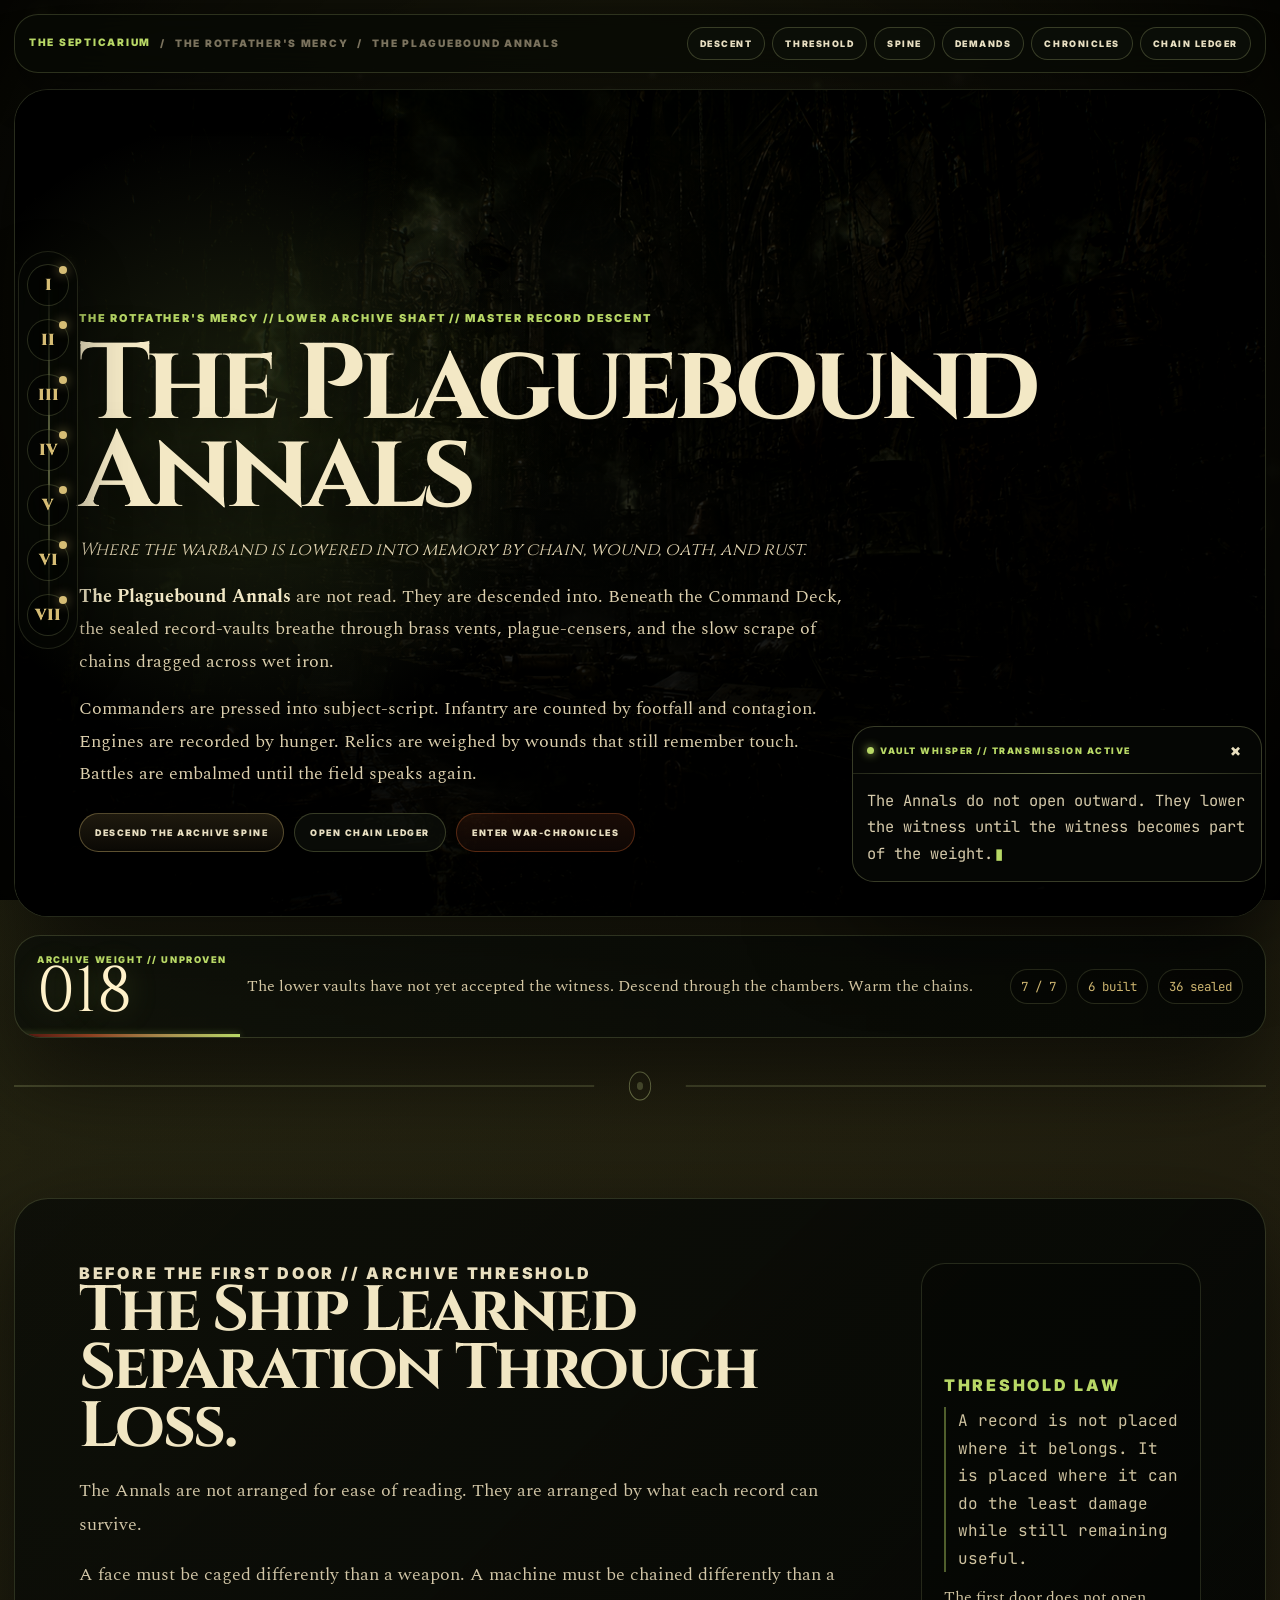
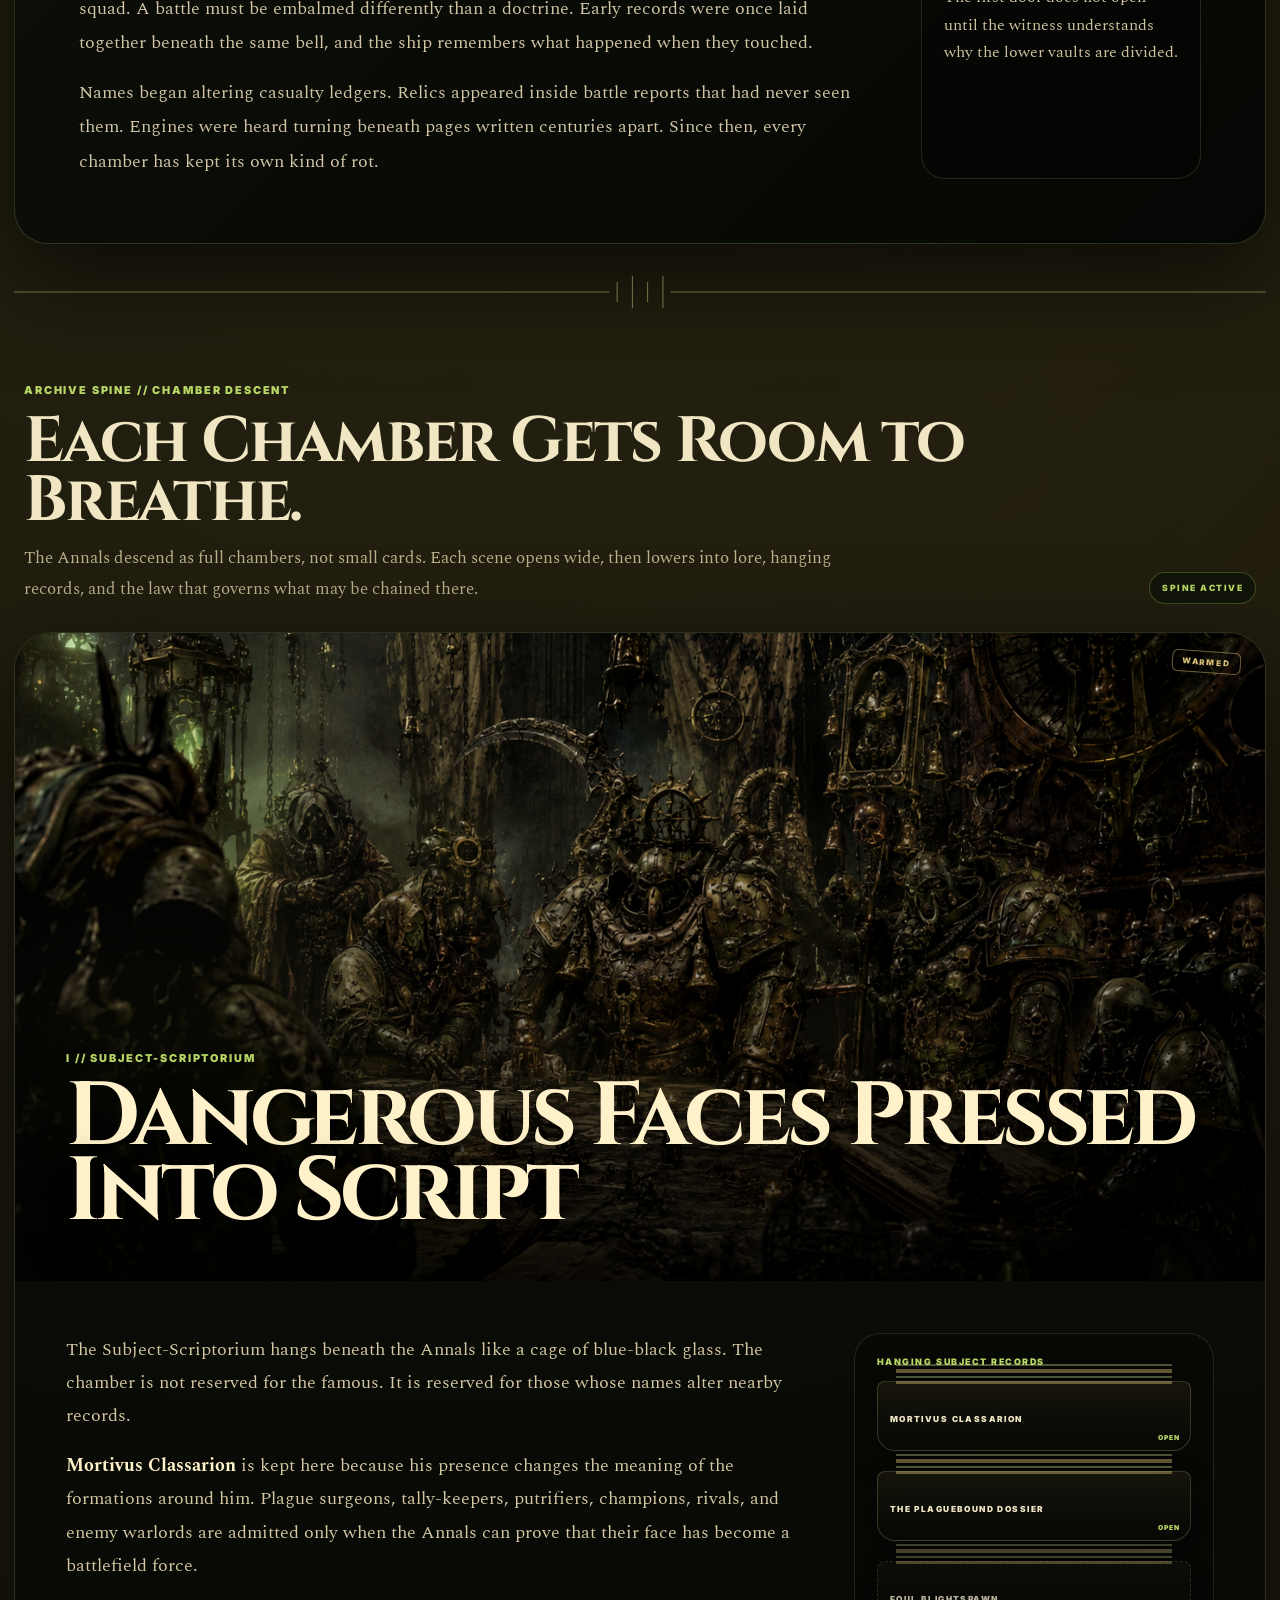
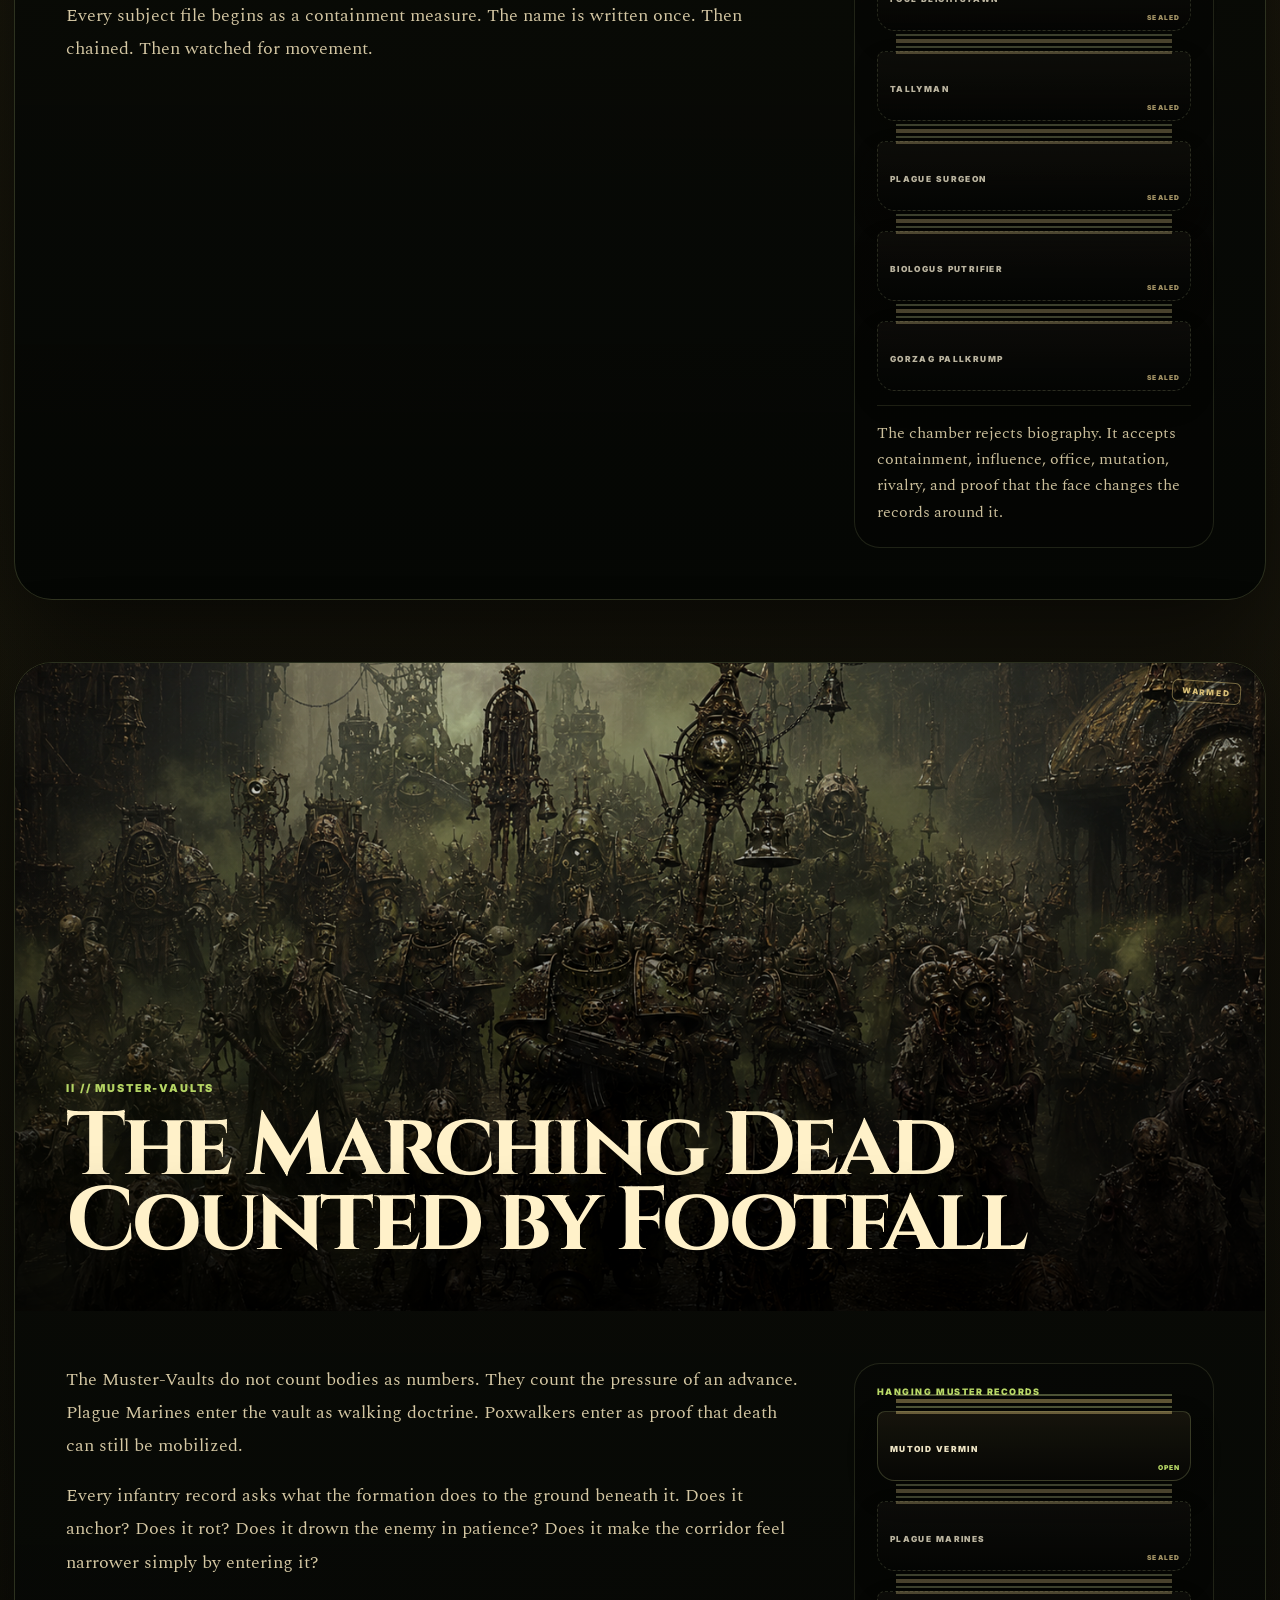
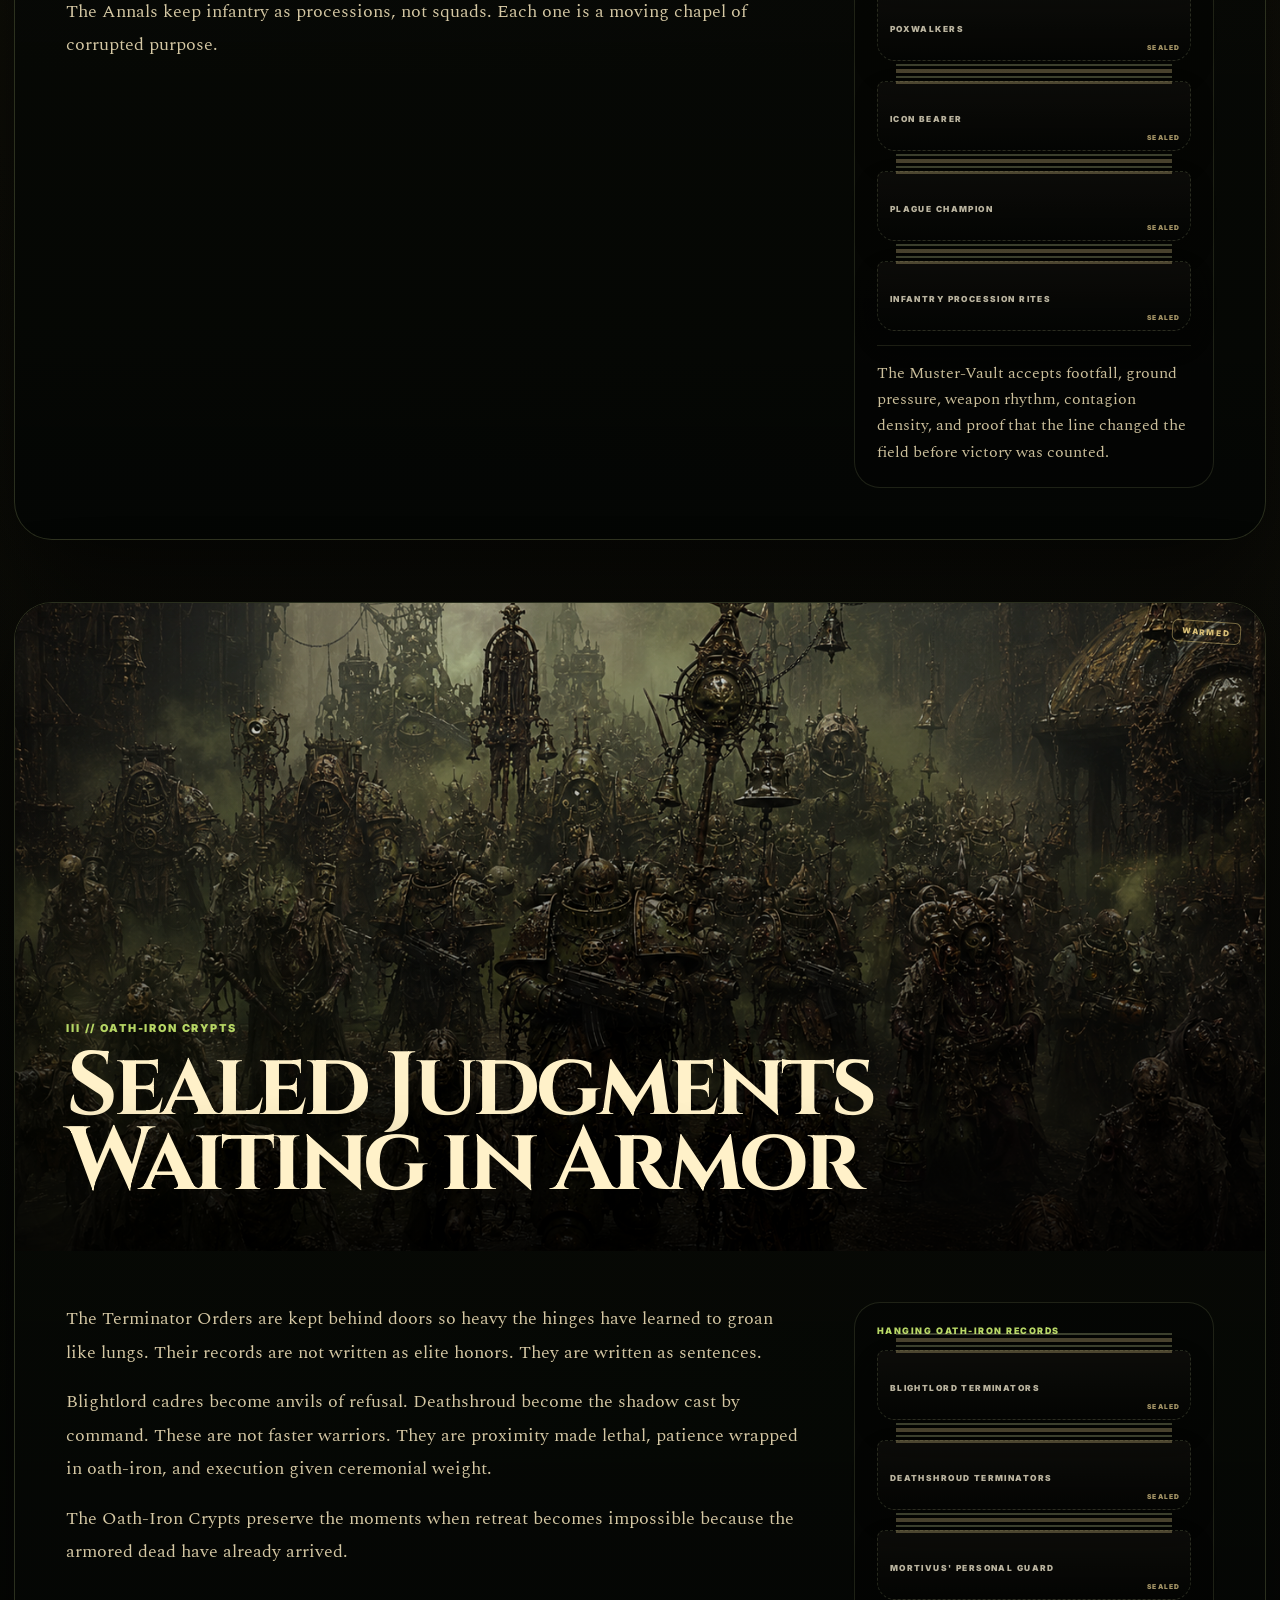
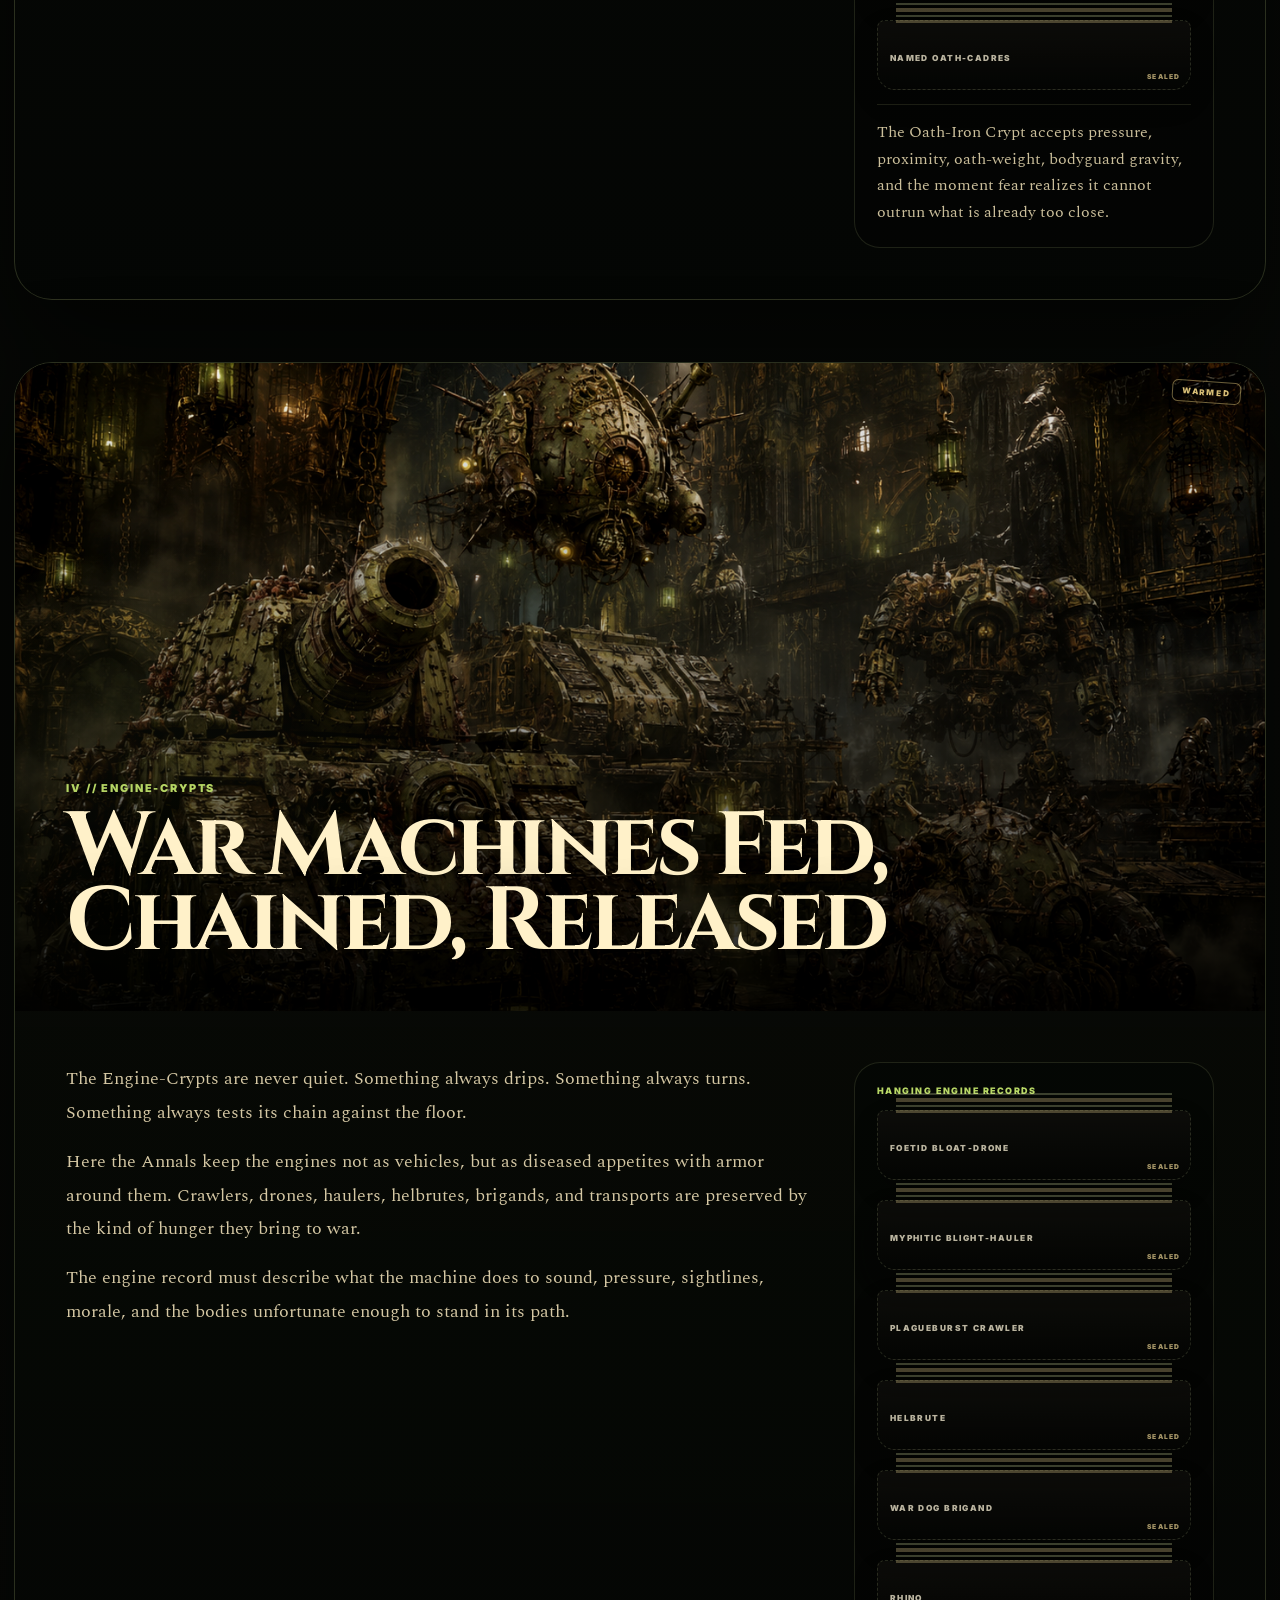
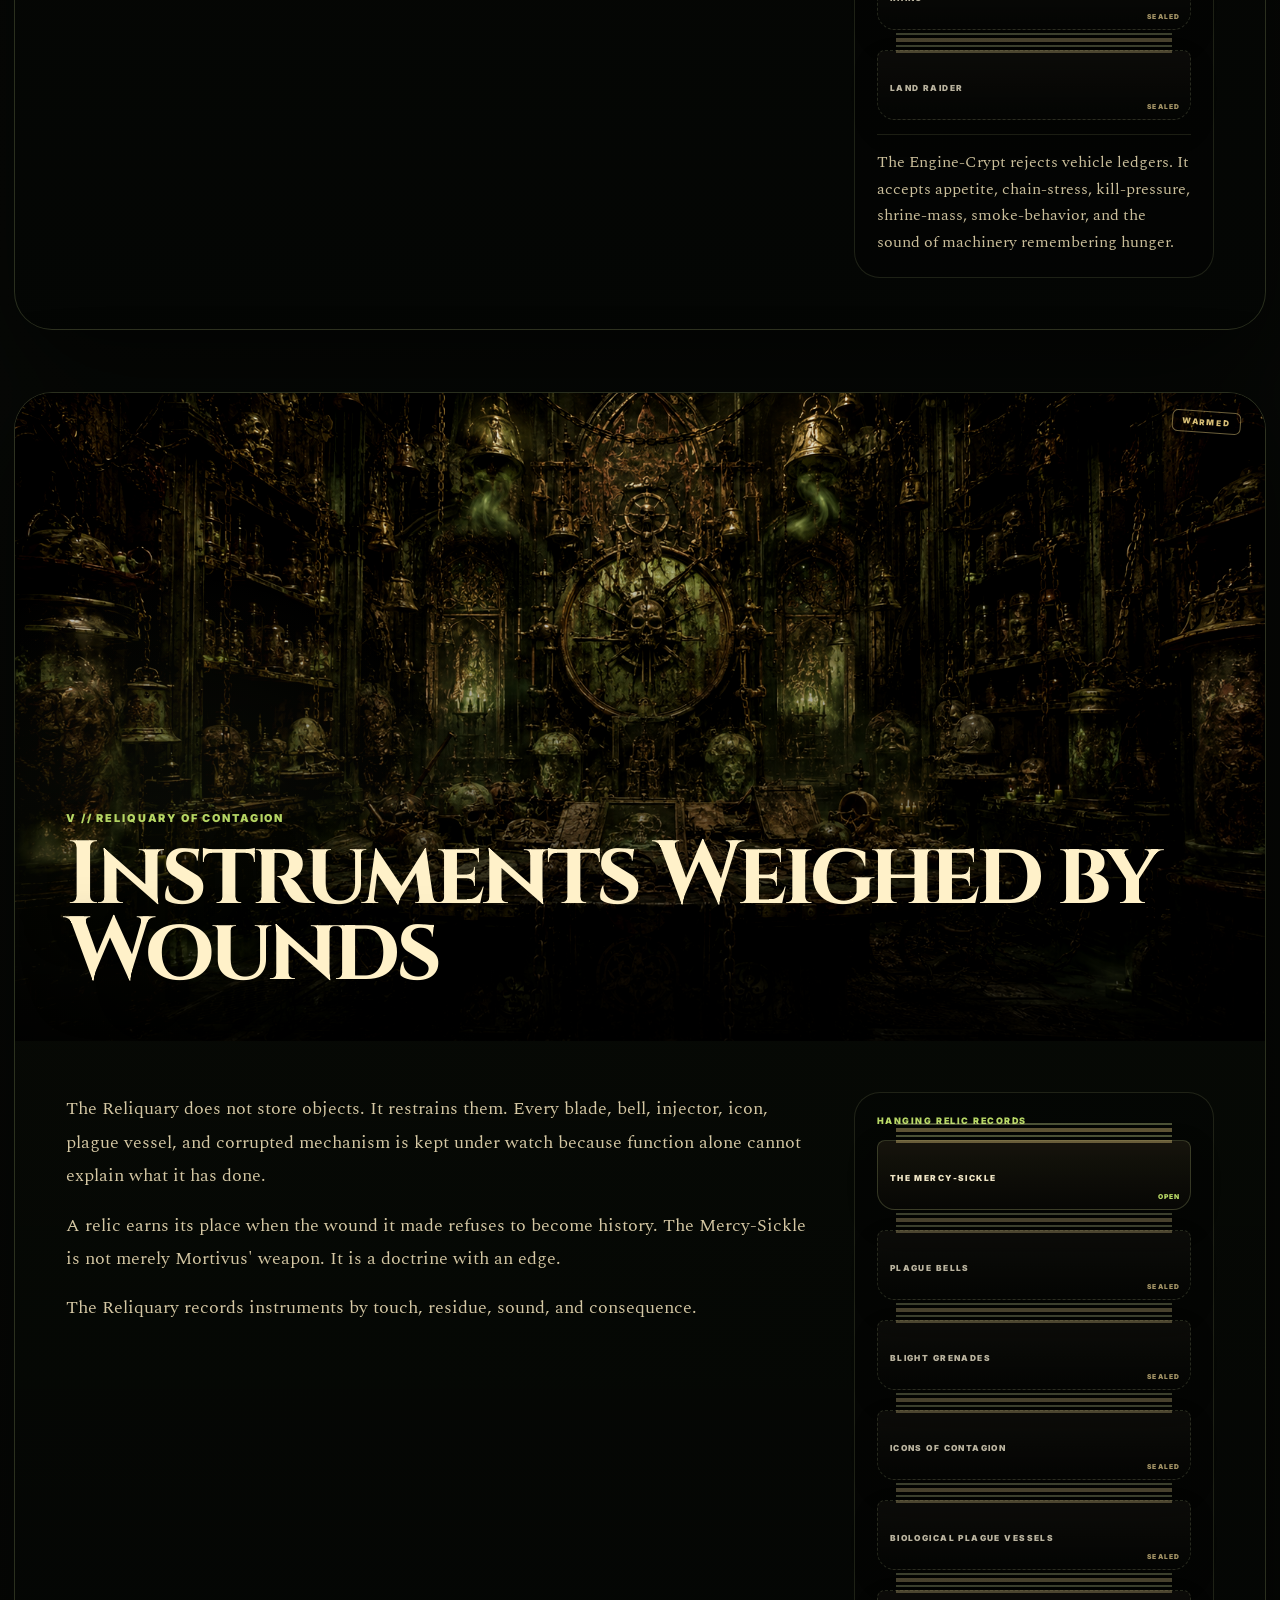
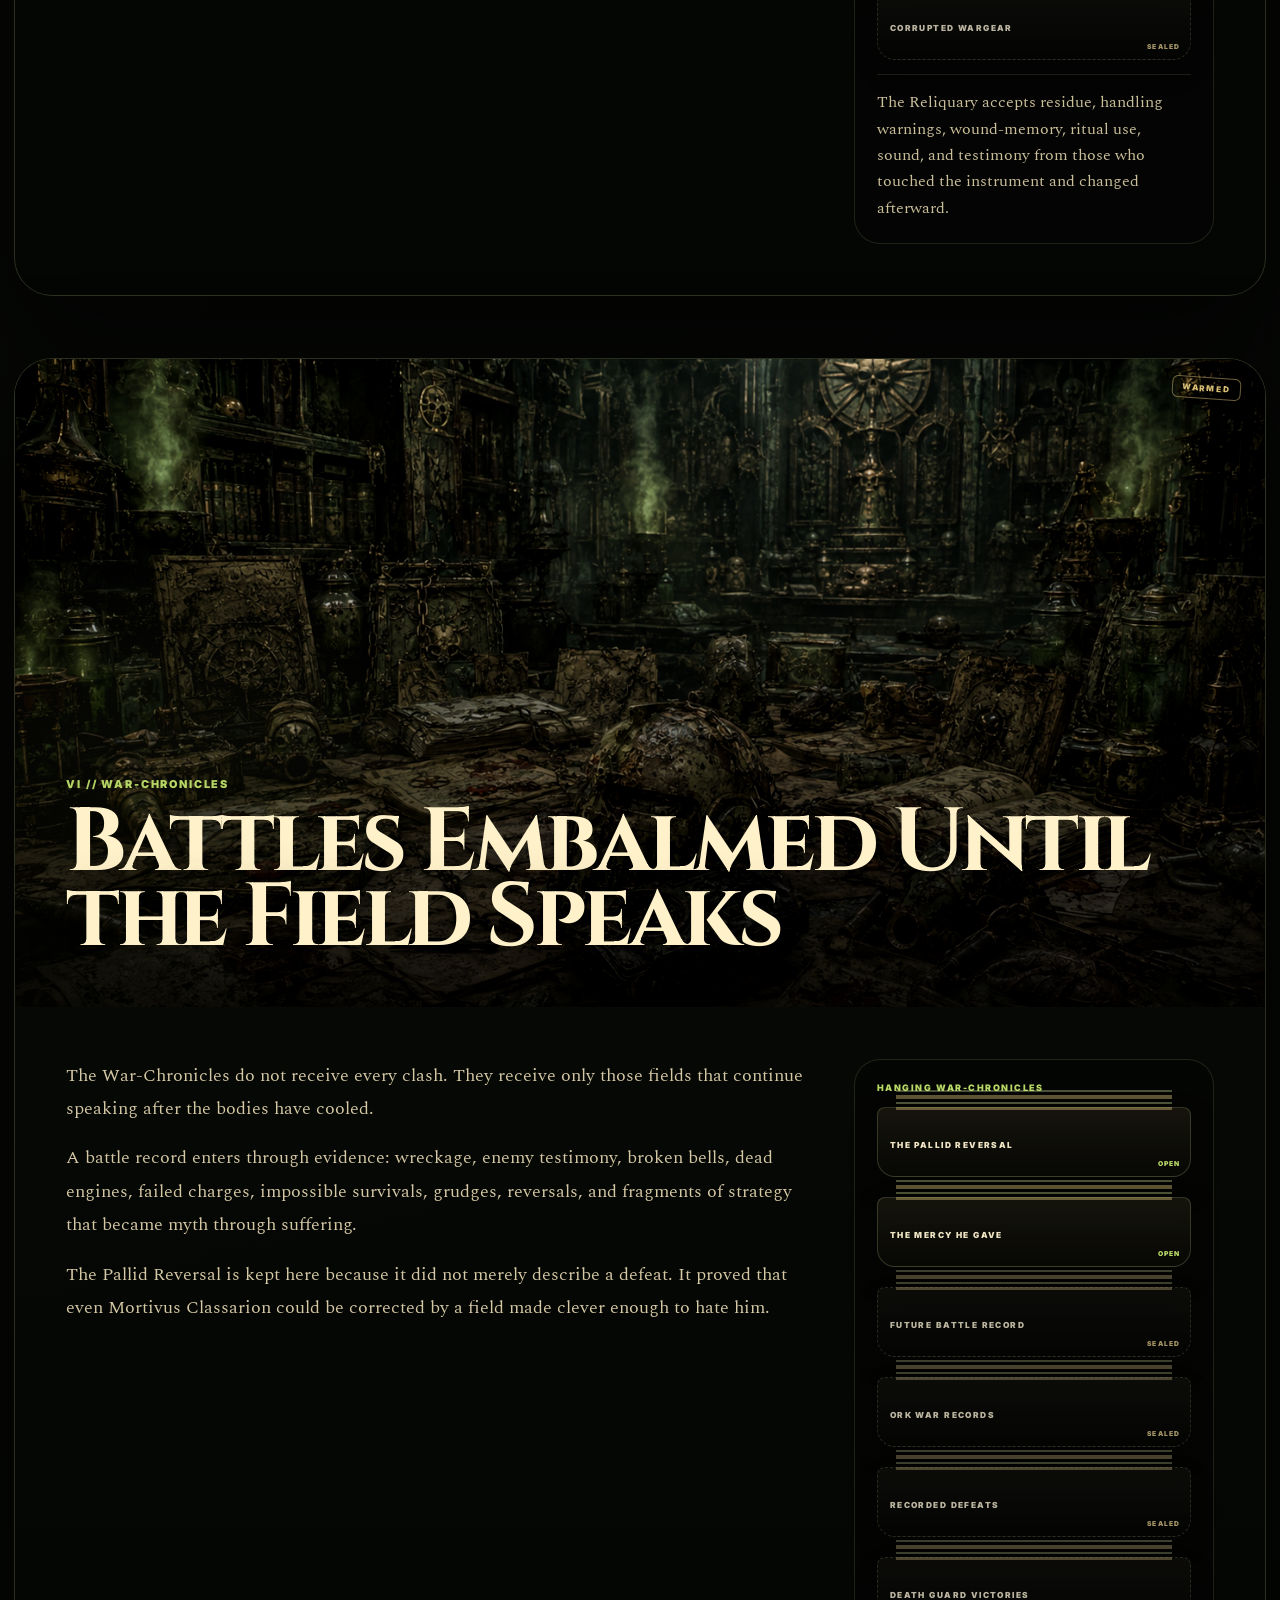
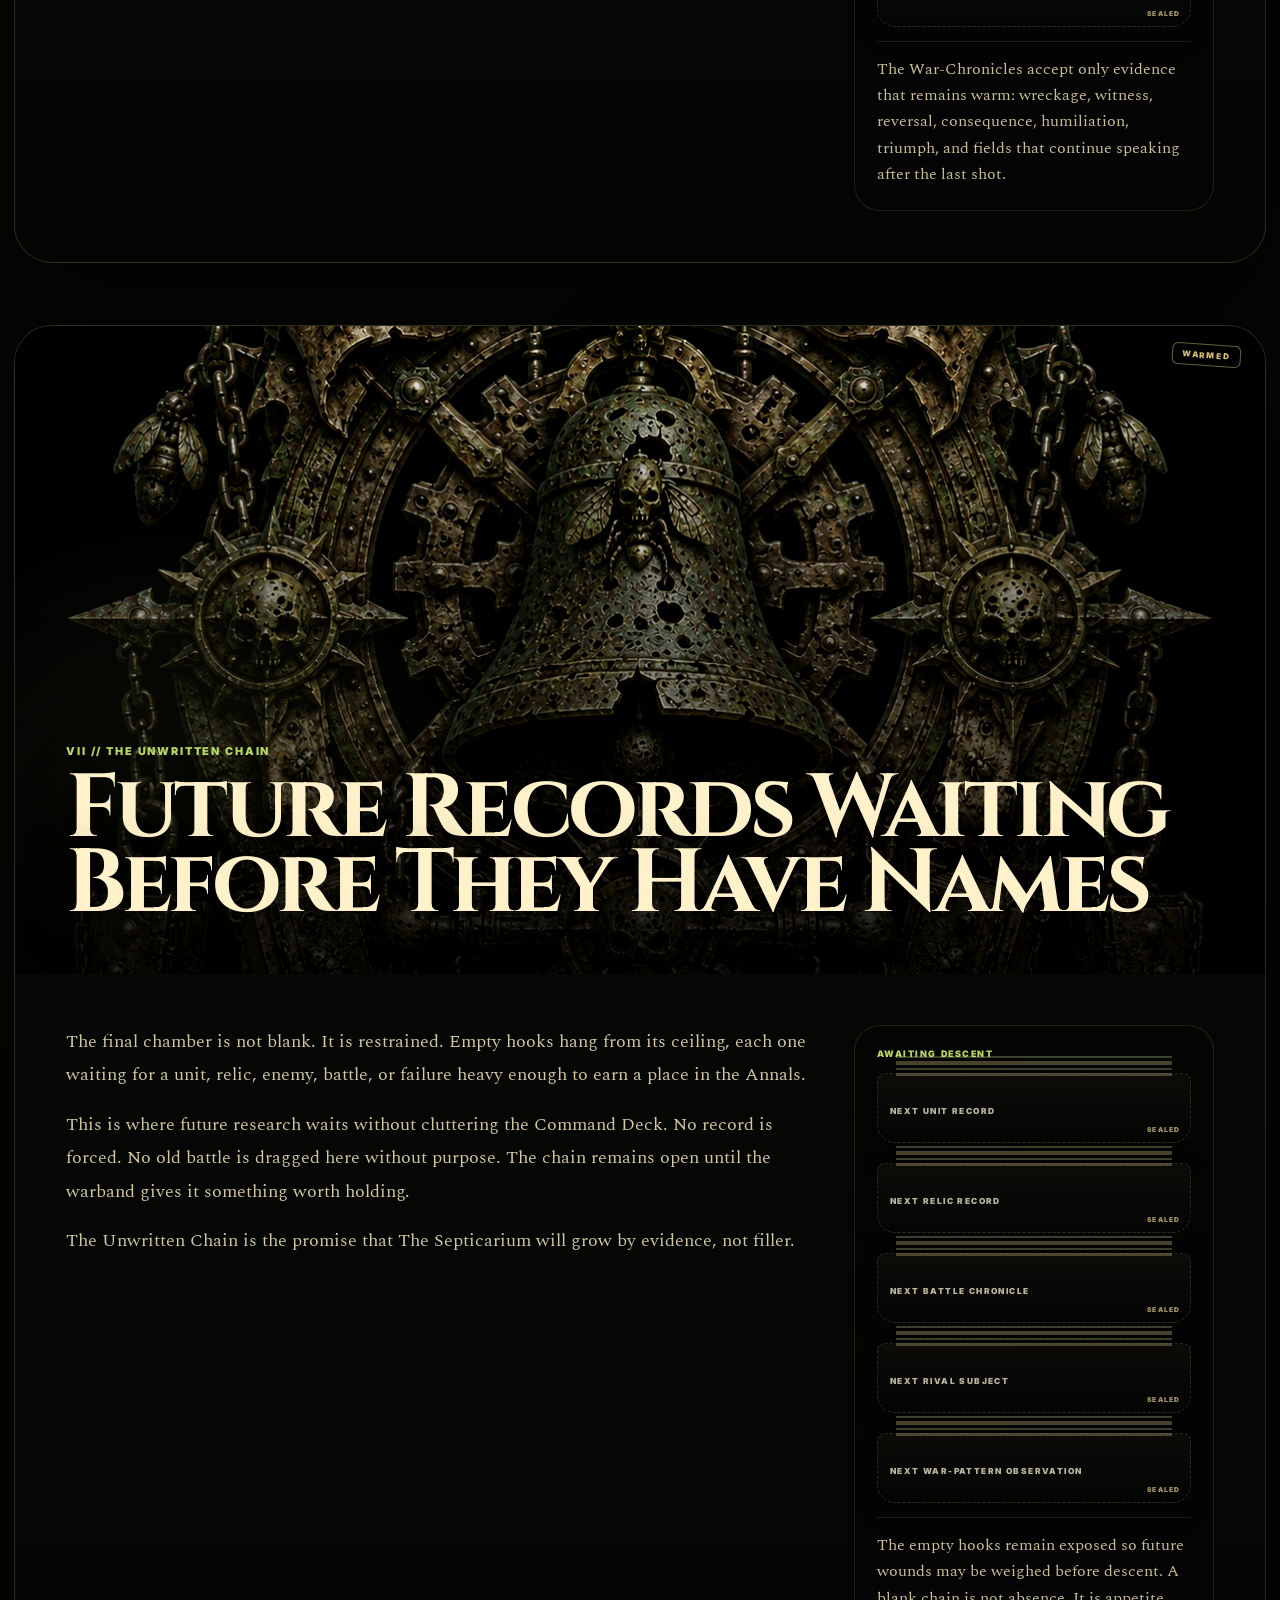
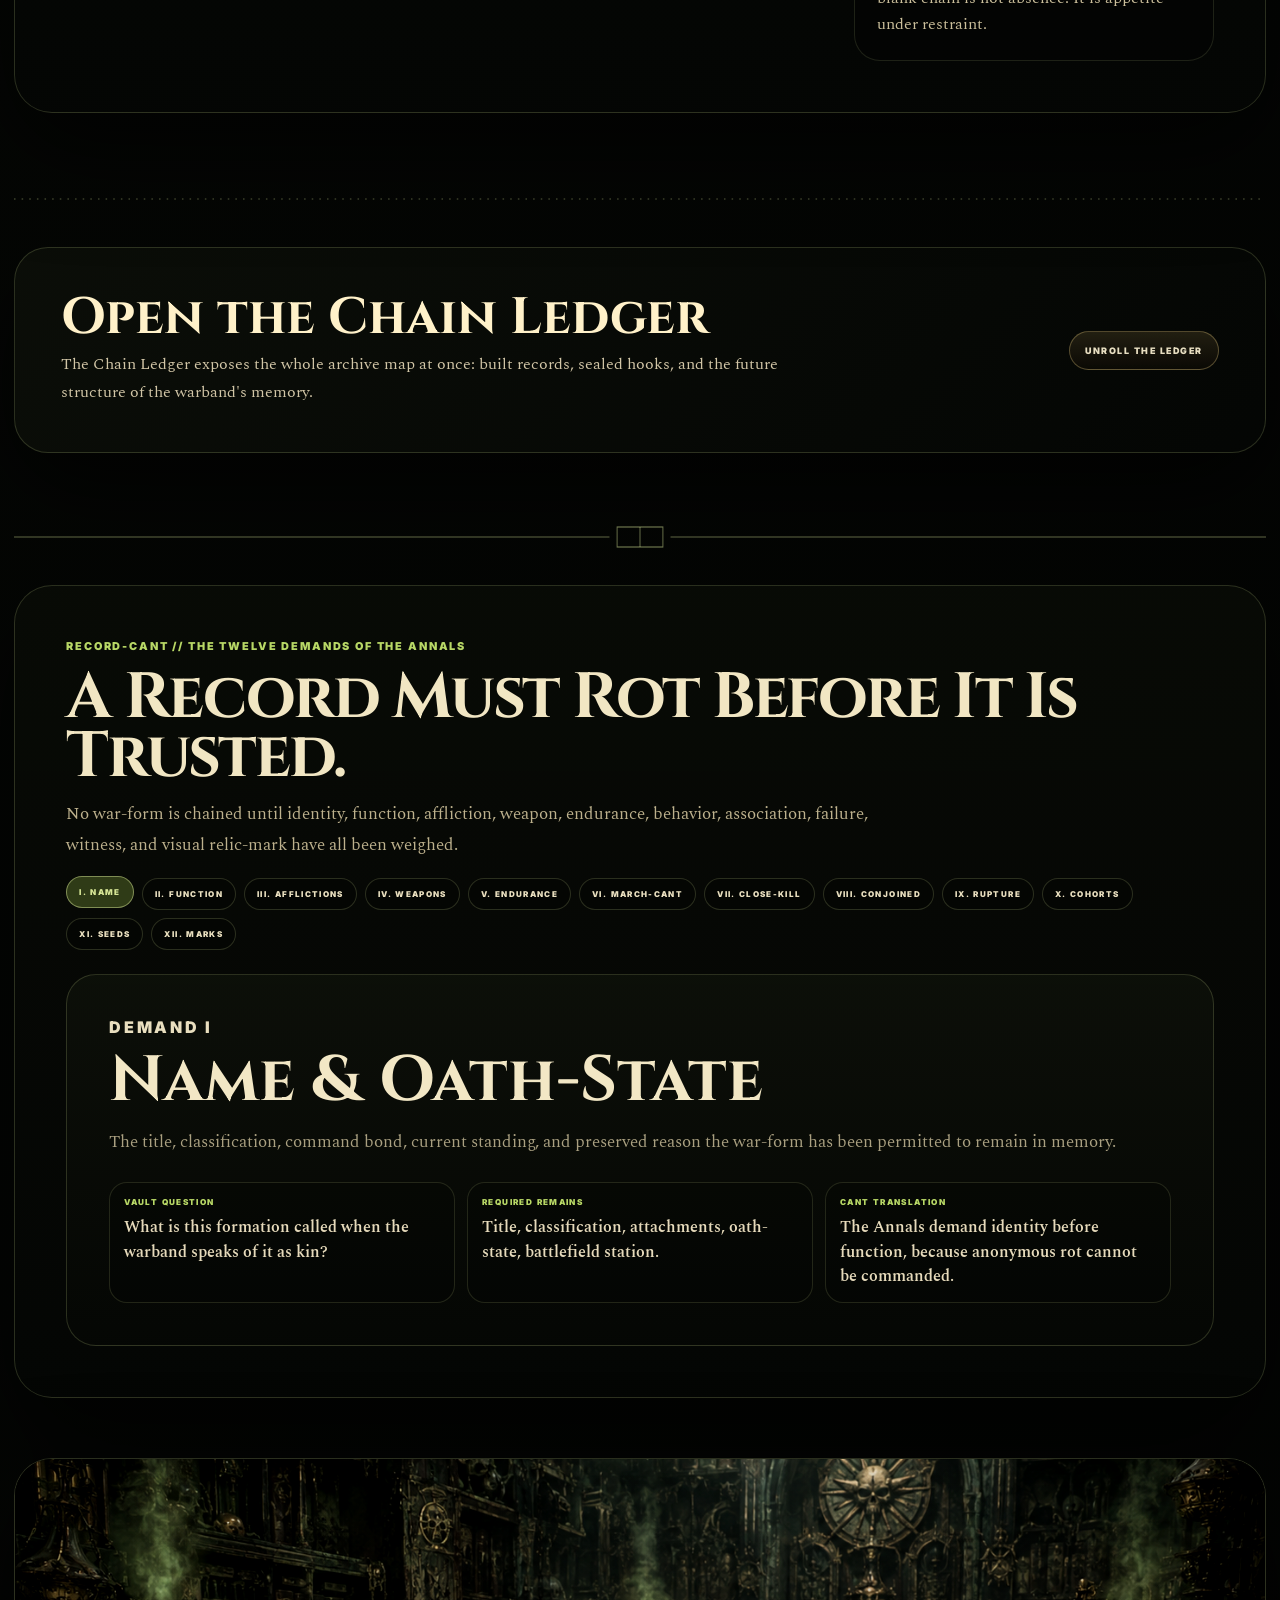
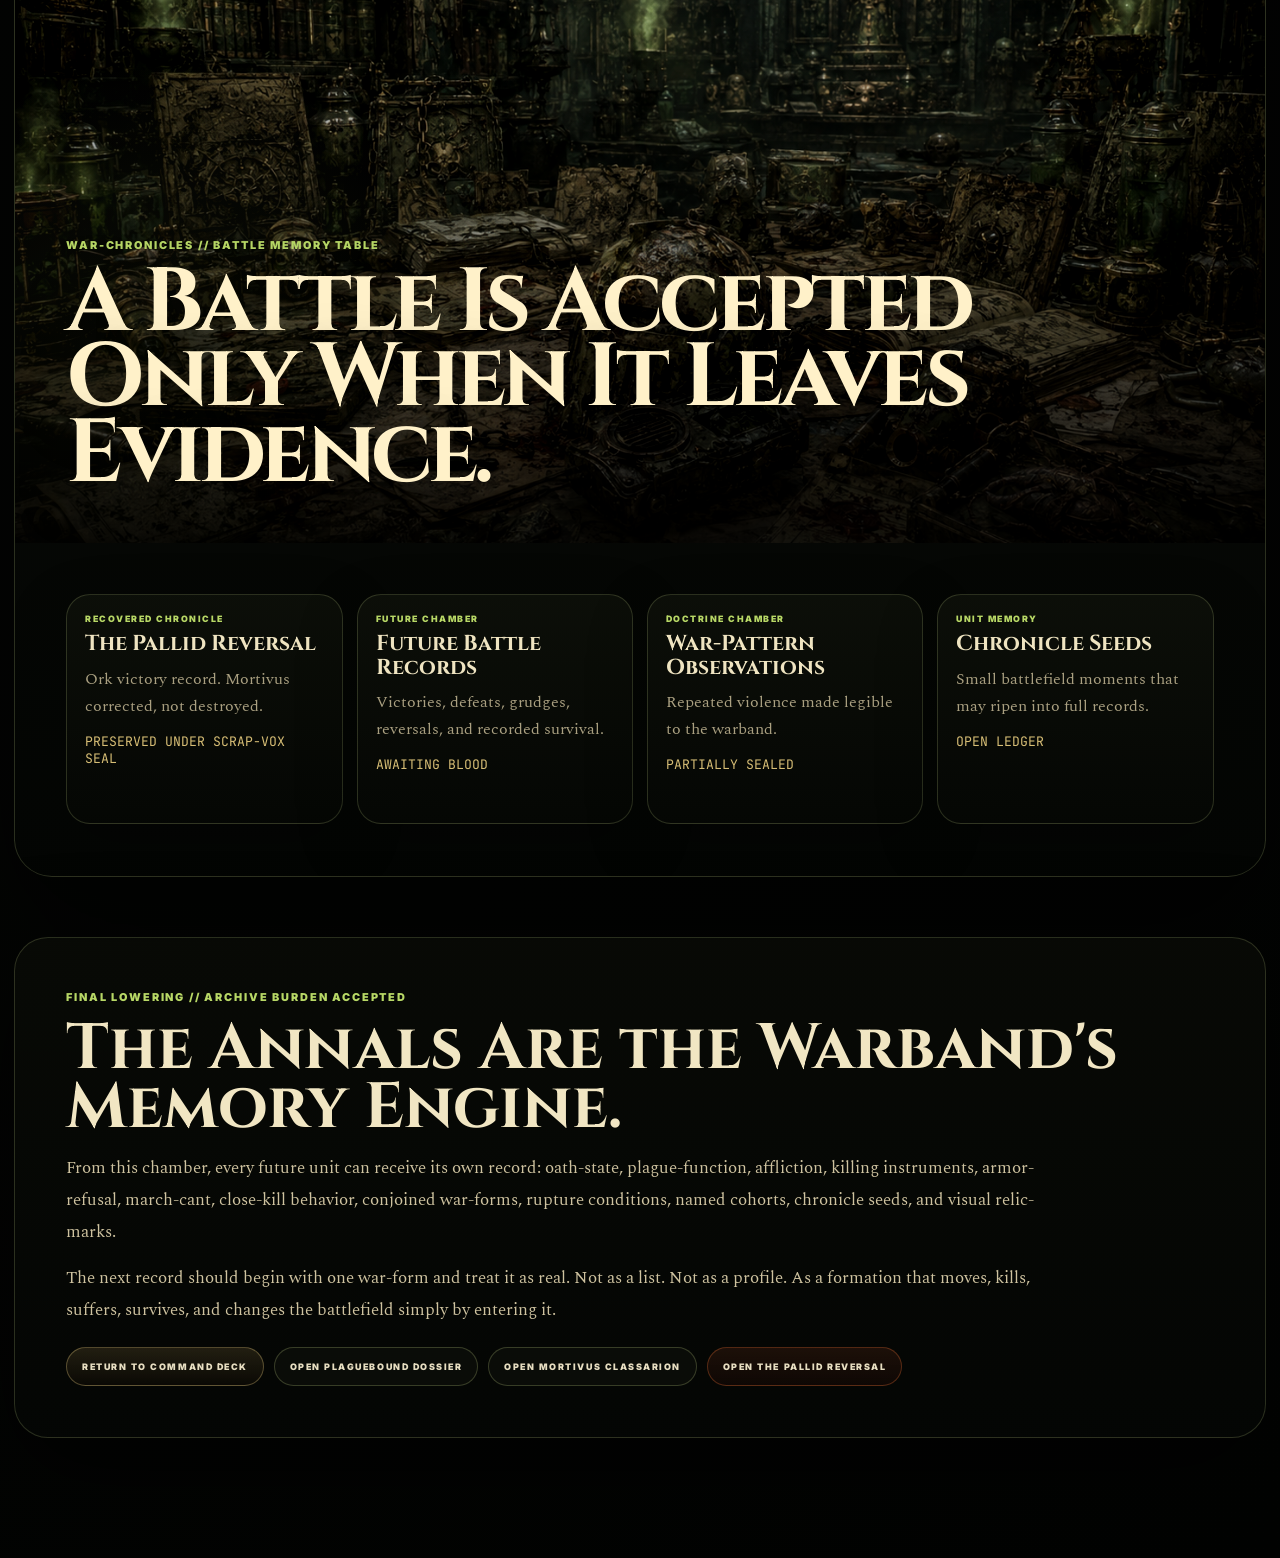
<file: plaguebound-annals.html>
<!DOCTYPE html>
<html lang="en">
<head>
  <meta charset="UTF-8" />
  <meta name="viewport" content="width=device-width, initial-scale=1.0" />
  <meta name="description" content="The Plaguebound Annals aboard The Rotfather's Mercy." />
  <title>The Septicarium | The Plaguebound Annals</title>

  <link rel="preconnect" href="https://fonts.googleapis.com">
  <link rel="preconnect" href="https://fonts.gstatic.com" crossorigin>
  <link href="https://fonts.googleapis.com/css2?family=Cinzel:wght@500;600;700;800;900&family=Inter:wght@500;600;700;800;900&family=JetBrains+Mono:wght@400;500;600;700&family=Spectral:wght@400;500;600;700&display=swap" rel="stylesheet">

  <style>
    :root{
      --void:#020302;--ship:#060806;--deep:#0d100a;
      --bone:#e9dfbf;--bone-hot:#fff1c9;--dim:#aaa081;--ash:#7b735e;
      --mold:#7f9e42;--mold-hot:#b8d866;--rot:#d8e797;
      --brass:#a98d4e;--brass-hot:#d6bd75;
      --rust:#8d3f20;--blood:#4a120d;--blue:#334b54;
      --line:rgba(216,231,151,.18);--line-strong:rgba(216,231,151,.48);
      --shadow:0 34px 100px rgba(0,0,0,.66);--glow:0 0 70px rgba(184,216,102,.18);
      --max:1640px;--ease:cubic-bezier(.2,.8,.2,1);
      --weight:.18;
    }
    *{box-sizing:border-box}html{scroll-behavior:smooth}
    body{
      margin:0;min-height:100vh;color:var(--bone);overflow-x:hidden;
      font-family:"Spectral",Georgia,serif;
      background:radial-gradient(circle at 12% 6%,rgba(184,216,102,.13),transparent 34%),radial-gradient(circle at 86% 12%,rgba(141,63,32,.12),transparent 32%),linear-gradient(135deg,#010201,#070906 48%,#020302);
      transition:background .7s var(--ease),filter .7s var(--ease);
    }
    body.locked{overflow:hidden}
    body[data-depth="subject"]{background:radial-gradient(circle at 16% 8%,rgba(51,75,84,.18),transparent 35%),linear-gradient(135deg,#010201,#060b09 52%,#020302)}
    body[data-depth="muster"]{background:radial-gradient(circle at 16% 8%,rgba(214,189,117,.15),transparent 35%),linear-gradient(135deg,#020302,#0b0a06 52%,#030402)}
    body[data-depth="engine"]{background:radial-gradient(circle at 16% 8%,rgba(141,63,32,.22),transparent 35%),linear-gradient(135deg,#020302,#100805 52%,#030402)}
    body[data-depth="relic"]{background:radial-gradient(circle at 18% 10%,rgba(169,141,78,.20),transparent 35%),linear-gradient(135deg,#010201,#100805 52%,#020302)}
    body[data-depth="war"]{background:radial-gradient(circle at 18% 10%,rgba(141,63,32,.24),transparent 35%),linear-gradient(135deg,#020302,#130704 52%,#030402)}
    body.heavy{filter:contrast(1.05) saturate(.95) brightness(.93)}
    body.idle{filter:saturate(.86)}

    ::selection{background:rgba(184,216,102,.25);color:var(--rot)}
    a{color:inherit}button{font:inherit}
    h1,h2,h3,h4{font-family:"Cinzel",Georgia,serif}
    .label,.kicker,.nav a,.nav button,.btn,.record-link,.spine-dot,.demand-seal,.ledger-tag,.chip{
      font-family:"Inter",system-ui,sans-serif;font-weight:900;letter-spacing:.17em;text-transform:uppercase;
    }
    .skip-link{position:absolute;left:16px;top:-90px;z-index:500;padding:12px 16px;border-radius:999px;background:var(--rot);color:#111607;font-family:"Inter",sans-serif;font-weight:900;transition:.2s ease}
    .skip-link:focus{top:16px}

    canvas.atmo{position:fixed;inset:0;width:100%;height:100%;pointer-events:none}
    #depthCanvas{z-index:0;opacity:.68}
    #smokeCanvas{z-index:1;opacity:.36;mix-blend-mode:screen}
    #chainCanvas{z-index:4;opacity:0;mix-blend-mode:screen;transition:opacity .8s var(--ease)}
    body.chain-active #chainCanvas{opacity:.54}
    .grain,.vignette,.scan-veil,.weight-veil{position:fixed;inset:0;pointer-events:none}
    .grain{z-index:2;opacity:.075;mix-blend-mode:screen;background-image:radial-gradient(circle at 20% 40%,rgba(255,255,255,.60) 0 1px,transparent 1px),radial-gradient(circle at 80% 20%,rgba(255,255,255,.35) 0 1px,transparent 1px);background-size:170px 170px,260px 260px}
    .scan-veil{z-index:5;opacity:.055;background:repeating-linear-gradient(to bottom,rgba(216,231,151,.032) 0 1px,transparent 2px 10px)}
    .vignette{z-index:6;background:radial-gradient(circle at center,transparent 40%,rgba(0,0,0,.78) 100%),linear-gradient(to bottom,rgba(0,0,0,.12),rgba(0,0,0,.62));transition:background .8s var(--ease)}
    /* Weight veil — scales with archive weight */
    .weight-veil{z-index:7;opacity:calc(var(--weight) * .7);background:radial-gradient(circle at center,transparent 18%,rgba(0,0,0,.78) 100%);mix-blend-mode:multiply;transition:opacity .8s var(--ease)}

    /* DESCENT */
    .descent-veil{position:fixed;inset:0;z-index:280;pointer-events:none;background:radial-gradient(circle at 50% 50%,rgba(184,216,102,.18),rgba(0,0,0,.4) 40%,rgba(0,0,0,.98));opacity:0;transition:opacity .55s var(--ease)}
    .descent-veil.active{opacity:1;pointer-events:auto}
    .descent-veil::after{content:"LOWERING";position:absolute;left:50%;top:50%;transform:translate(-50%,-50%);font-family:"Cinzel",serif;font-size:clamp(1.6rem,4vw,3.4rem);letter-spacing:.4em;color:rgba(216,231,151,.92);text-shadow:0 0 40px rgba(184,216,102,.6);opacity:0;transition:opacity .35s ease .2s}
    .descent-veil.active::after{opacity:1}
    .descent-veil::before{content:"";position:absolute;left:0;right:0;top:50%;height:2px;background:linear-gradient(90deg,transparent,rgba(216,231,151,.8),transparent);transform:translateY(-50%) scaleX(0);transform-origin:center;transition:transform .65s var(--ease) .15s}
    .descent-veil.active::before{transform:translateY(-50%) scaleX(1)}

    /* BOOT */
    .boot{position:fixed;inset:0;z-index:300;display:grid;place-items:center;padding:22px;background:radial-gradient(circle at 50% 42%,rgba(81,103,44,.34),transparent 30%),radial-gradient(circle at 50% 50%,rgba(0,0,0,.55),rgba(0,0,0,.98) 72%);transition:opacity .9s var(--ease),visibility .9s var(--ease)}
    .boot.hidden{opacity:0;visibility:hidden;pointer-events:none}
    .lift-rite{width:min(1240px,100%);min-height:720px;border:1px solid rgba(216,231,151,.25);border-radius:38px;background:linear-gradient(135deg,rgba(8,10,6,.96),rgba(17,20,12,.88));box-shadow:var(--shadow),0 0 140px rgba(184,216,102,.14);overflow:hidden;display:grid;grid-template-columns:.82fr 1.18fr}
    .lift-shaft{position:relative;display:grid;place-items:center;min-height:720px;border-right:1px solid rgba(216,231,151,.14);background:radial-gradient(circle at center,rgba(184,216,102,.12),transparent 48%),rgba(0,0,0,.20);overflow:hidden}
    .lift-shaft::before{content:"";position:absolute;left:50%;top:0;bottom:0;width:6px;transform:translateX(-50%);background:linear-gradient(to bottom,transparent,var(--line-strong),transparent);box-shadow:0 0 50px rgba(184,216,102,.18)}
    /* Lift cage descends as boot progresses */
    .lift-cage{position:relative;width:min(430px,82%);min-height:560px;border:1px solid rgba(216,231,151,.24);border-radius:32px;background:linear-gradient(180deg,rgba(5,7,4,.28),rgba(5,7,4,.76));display:grid;place-items:center;box-shadow:inset 0 0 80px rgba(0,0,0,.38),0 0 70px rgba(184,216,102,.08);overflow:hidden;transform:translateY(var(--cage-drop, 0));transition:transform .4s var(--ease)}
    .lift-cage::before,.lift-cage::after{content:"";position:absolute;left:18%;right:18%;top:-20%;bottom:-20%;border-left:1px dashed rgba(216,231,151,.18);border-right:1px dashed rgba(216,231,151,.18)}
    .lift-cage::after{left:36%;right:36%;opacity:.55}
    .lift-seal{position:relative;z-index:2;width:min(265px,58%);aspect-ratio:1/1;object-fit:contain;filter:drop-shadow(0 0 42px rgba(184,216,102,.22));animation:sealPulse 3.2s ease-in-out infinite}
    @keyframes sealPulse{0%,100%{transform:scale(.985)}50%{transform:scale(1.02)}}
    .lift-oath{padding:42px;display:flex;flex-direction:column;justify-content:center}
    .lift-oath h1{margin:0 0 16px;font-size:clamp(2.7rem,7vw,6.6rem);line-height:.84;letter-spacing:-.045em;color:#f0e5c4}
    .lift-oath p{margin:0 0 18px;color:var(--dim);line-height:1.78;font-size:1.06rem;max-width:78ch}
    .rite-steps{display:grid;gap:10px;margin:4px 0 18px}
    .rite-step{position:relative;border:1px solid rgba(216,231,151,.15);border-radius:18px;background:rgba(0,0,0,.24);padding:14px 14px 14px 48px;color:#d8ccaa;line-height:1.55;overflow:hidden;opacity:.55;transition:.32s var(--ease)}
    .rite-step::before{content:attr(data-mark);position:absolute;left:14px;top:13px;color:var(--mold-hot);font-family:"Cinzel",serif;font-weight:900}
    .rite-step.warm{opacity:1;border-color:rgba(216,231,151,.32);box-shadow:inset 0 0 30px rgba(184,216,102,.045)}
    .seal-progress{height:10px;border:1px solid rgba(216,231,151,.18);border-radius:999px;background:rgba(0,0,0,.35);overflow:hidden}
    .seal-progress span{display:block;height:100%;width:0;background:linear-gradient(90deg,var(--blood),var(--rust),var(--brass),var(--mold-hot));box-shadow:0 0 36px rgba(184,216,102,.30);transition:width .28s ease}

    .page{position:relative;z-index:10;width:min(var(--max),calc(100% - 28px));margin:0 auto;padding:14px 0 90px}
    .topbar{position:sticky;top:10px;z-index:90;border:1px solid rgba(216,231,151,.18);border-radius:24px;background:rgba(7,9,5,.78);backdrop-filter:blur(14px);box-shadow:0 15px 44px rgba(0,0,0,.42);display:grid;grid-template-columns:1fr auto;align-items:center;gap:16px;padding:12px 14px;margin-bottom:16px}
    .crumbs{display:flex;align-items:center;gap:9px;flex-wrap:wrap;color:var(--ash);font-size:.64rem;line-height:1.5}
    .crumbs a{color:var(--mold-hot);text-decoration:none;border-bottom:1px solid transparent}
    .crumbs a:hover{border-color:var(--mold-hot)}
    .nav{display:flex;justify-content:flex-end;flex-wrap:wrap;gap:7px}
    .nav a,.nav button,.btn{color:#e7dec1;text-decoration:none;font-size:.56rem;border:1px solid rgba(216,231,151,.22);border-radius:999px;background:rgba(14,17,10,.70);padding:10px 12px;cursor:pointer;transition:.22s var(--ease)}
    .nav a:hover,.nav button:hover,.btn:hover{transform:translateY(-2px);border-color:var(--line-strong);color:var(--rot);background:rgba(36,45,19,.85);box-shadow:var(--glow)}
    .btn{display:inline-flex;align-items:center;justify-content:center;gap:8px;padding:13px 15px}
    .btn.brass{background:linear-gradient(180deg,rgba(169,141,78,.18),rgba(12,10,5,.88));border-color:rgba(214,189,117,.35)}
    .btn.rust{background:linear-gradient(180deg,rgba(141,63,32,.18),rgba(16,8,5,.88));border-color:rgba(177,84,40,.42)}

    /* ARCHIVE SPINE — left rail with weight-driven chain glow */
    .archive-spine{position:fixed;left:18px;top:50%;transform:translateY(-50%);z-index:80;display:grid;gap:13px;padding:12px 8px;border:1px solid rgba(216,231,151,.13);border-radius:999px;background:rgba(5,7,4,.66);backdrop-filter:blur(12px);box-shadow:0 18px 50px rgba(0,0,0,.42)}
    .archive-spine::before{content:"";position:absolute;left:50%;top:20px;bottom:20px;width:2px;background:linear-gradient(to bottom,transparent,rgba(216,231,151,calc(.34 + var(--weight) * .5)),transparent);box-shadow:0 0 calc(10px + var(--weight) * 24px) rgba(184,216,102,calc(var(--weight) * .5));transition:background .5s var(--ease),box-shadow .5s var(--ease)}
    .spine-dot{position:relative;z-index:2;width:42px;height:42px;border:1px solid rgba(216,231,151,.18);border-radius:50%;background:rgba(0,0,0,.34);color:var(--brass-hot);display:grid;place-items:center;text-decoration:none;font-family:"Cinzel",serif;font-size:1rem;letter-spacing:0;text-transform:none;transition:.22s var(--ease)}
    .spine-dot.active,.spine-dot:hover{background:rgba(61,77,29,.92);color:var(--rot);border-color:var(--line-strong);box-shadow:var(--glow);transform:scale(1.08)}
    .spine-dot.warmed::after{content:"";position:absolute;right:1px;top:1px;width:8px;height:8px;border-radius:50%;background:var(--brass-hot);box-shadow:0 0 12px rgba(214,189,117,.7)}

    /* MOBILE SPINE — slim bottom rail */
    .mobile-spine{display:none;position:fixed;left:10px;right:10px;bottom:10px;z-index:85;border:1px solid rgba(216,231,151,.18);border-radius:999px;background:rgba(5,7,4,.86);backdrop-filter:blur(14px);padding:6px;box-shadow:0 18px 50px rgba(0,0,0,.5)}
    .mobile-spine-track{display:flex;justify-content:space-around;gap:4px}
    .mobile-spine .spine-dot{width:36px;height:36px;font-size:.85rem}

    .hero{min-height:92vh;position:relative;isolation:isolate;overflow:hidden;border:1px solid var(--line);border-radius:34px;box-shadow:var(--shadow);display:grid;align-items:end;padding:clamp(26px,5vw,68px);background:#030402}
    .hero::before{content:"";position:absolute;inset:0;z-index:-3;background:linear-gradient(100deg,rgba(2,3,2,.96) 0%,rgba(5,7,4,.70) 45%,rgba(2,3,2,.88) 100%),url("Assets/Plaguebound%20Annals/plaguebound-annals-hero.png") center/cover no-repeat;transform:scale(1.035);filter:contrast(1.08) saturate(.94);transition:transform .9s var(--ease),filter .9s var(--ease)}
    .hero:hover::before{transform:scale(1.06);filter:contrast(1.12) saturate(1.02)}
    .hero::after{content:"";position:absolute;inset:0;z-index:-2;background:radial-gradient(circle at 18% 42%,rgba(184,216,102,.16),transparent 28%),linear-gradient(180deg,rgba(0,0,0,.08),rgba(0,0,0,.82))}
    .hero-copy{max-width:980px}
    .eyebrow,.kicker{color:var(--mold-hot);font-size:.68rem;line-height:1.6;margin-bottom:14px}
    .hero h1{margin:0 0 16px;color:#f3e8c5;font-size:clamp(3.5rem,8.4vw,8.4rem);line-height:.82;letter-spacing:-.055em;text-shadow:0 14px 44px rgba(0,0,0,.70)}
    .hero-sub{margin:0 0 18px;color:var(--rot);font-family:"Cinzel",Georgia,serif;font-style:italic;font-size:clamp(1.35rem,2.5vw,2.4rem);line-height:1.15;max-width:42ch}
    .hero-copy p{margin:0 0 14px;color:#ddd0ae;line-height:1.86;font-size:1.1rem;max-width:86ch}
    .hero-copy strong{color:#f1e7c5}
    .hero-actions{display:flex;flex-wrap:wrap;gap:10px;margin-top:22px}

    /* WEIGHT STRIP — meter physicalized */
    .weight-strip{margin-top:18px;border:1px solid var(--line);border-radius:26px;background:linear-gradient(90deg,rgba(11,14,8,.78),rgba(5,7,4,.92));box-shadow:var(--shadow);padding:18px 22px;display:grid;grid-template-columns:auto 1fr auto;align-items:center;gap:20px;position:relative;overflow:hidden}
    .weight-strip::after{content:"";position:absolute;left:0;right:0;bottom:0;height:3px;background:linear-gradient(90deg,var(--blood),var(--rust),var(--brass),var(--mold-hot));transform:scaleX(var(--weight));transform-origin:left;transition:transform .6s var(--ease);box-shadow:0 0 18px rgba(184,216,102,.4)}
    .weight-number{font-family:"Cinzel",serif;font-size:clamp(2.5rem,5vw,5.2rem);line-height:.85;color:var(--bone-hot);text-shadow:0 0 calc(20px + var(--weight) * 60px) rgba(184,216,102,calc(.18 + var(--weight) * .4));transition:text-shadow .6s var(--ease)}
    .weight-copy{margin:0;color:#d5c8a4;line-height:1.72}
    .weight-status{color:var(--mold-hot);font-size:.58rem}
    .weight-mini{display:flex;gap:10px;flex-wrap:wrap;justify-content:flex-end}
    .weight-mini span{border:1px solid rgba(216,231,151,.16);border-radius:999px;background:rgba(0,0,0,.20);padding:8px 10px;color:var(--brass-hot);font-family:"JetBrains Mono",monospace;font-size:.78rem}

    .lore-inscription{padding-top:64px}
    .inscription-frame{border:1px solid var(--line);border-radius:34px;background:linear-gradient(135deg,rgba(10,12,7,.82),rgba(4,6,4,.96));box-shadow:var(--shadow);padding:clamp(28px,5vw,64px);display:grid;grid-template-columns:minmax(0,1fr) minmax(280px,.32fr);gap:42px}
    .inscription-title{margin:0 0 18px;color:#f1e6c3;font-size:clamp(2.3rem,5vw,5.4rem);line-height:.9;letter-spacing:-.04em}
    .inscription-copy{display:grid;gap:16px}
    .inscription-copy p{margin:0;color:#d2c6a7;line-height:1.9;font-size:1.12rem;max-width:98ch}
    .inscription-copy strong{color:var(--bone-hot)}
    .inscription-side{border:1px solid rgba(216,231,151,.15);border-radius:24px;background:rgba(0,0,0,.24);padding:22px;display:grid;align-content:center;gap:12px}
    .inscription-side p{margin:0;color:#cfc3a0;line-height:1.72}
    .oath-line{font-family:"JetBrains Mono",monospace;border-left:2px solid rgba(184,216,102,.42);padding-left:12px;color:#dfd3b1}

    /* SECTION SEAMS */
    .seam{display:block;width:100%;height:48px;margin:24px 0;color:rgba(216,231,151,.50);overflow:visible}
    .seam svg{width:100%;height:100%;display:block}

    .chamber-section{padding-top:42px;position:relative}
    .section-head{display:flex;justify-content:space-between;gap:24px;align-items:flex-end;margin-bottom:28px;padding:0 10px}
    .section-title{margin:0;color:#f1e6c3;font-size:clamp(2.4rem,5vw,5rem);line-height:.92;letter-spacing:-.035em}
    .section-desc{margin:12px 0 0;max-width:96ch;color:#bdb18d;line-height:1.82;font-size:1.06rem}
    .chip{color:var(--mold-hot);border:1px solid rgba(184,216,102,.28);border-radius:999px;background:rgba(10,18,7,.66);padding:10px 12px;font-size:.54rem;white-space:nowrap}

    .chamber-scene{margin-bottom:62px;border:1px solid var(--line);border-radius:38px;background:linear-gradient(180deg,rgba(10,12,7,.76),rgba(4,6,4,.94));box-shadow:var(--shadow);overflow:hidden;position:relative}
    .chamber-scene.warmed::before{content:"WARMED";position:absolute;top:18px;right:24px;font-family:"Inter",sans-serif;font-weight:900;font-size:.5rem;letter-spacing:.22em;color:var(--brass-hot);border:1px solid rgba(214,189,117,.5);padding:5px 9px;border-radius:6px;transform:rotate(4deg);z-index:3;pointer-events:none}
    .scene-image{position:relative;min-height:72vh;background:#030402;overflow:hidden}
    .scene-image img{width:100%;height:100%;object-fit:cover;display:block;position:absolute;inset:0;filter:contrast(1.08) saturate(.96);transition:transform .9s var(--ease),filter .9s var(--ease)}
    .chamber-scene:hover .scene-image img{transform:scale(1.04);filter:contrast(1.13) saturate(1.05)}
    .scene-image::after{content:"";position:absolute;inset:0;background:linear-gradient(180deg,rgba(0,0,0,.06),rgba(0,0,0,.42) 58%,rgba(0,0,0,.86)),radial-gradient(circle at 12% 80%,rgba(184,216,102,.11),transparent 28%)}
    .scene-title{position:absolute;left:clamp(22px,4vw,58px);right:clamp(22px,4vw,58px);bottom:clamp(22px,4vw,54px);z-index:2}
    .scene-title h3{margin:0;color:var(--bone-hot);font-size:clamp(2.8rem,7vw,7rem);line-height:.84;letter-spacing:-.05em;text-shadow:0 14px 48px rgba(0,0,0,.75)}
    .scene-title .kicker{margin-bottom:12px}
    .scene-body{padding:clamp(24px,4vw,56px);display:grid;grid-template-columns:minmax(0,1fr) minmax(360px,.38fr);gap:46px;align-items:start}
    .chamber-lore{display:grid;gap:16px}
    .chamber-lore p{margin:0;color:#d5c8a4;line-height:1.9;font-size:1.1rem}
    .chamber-lore strong{color:var(--bone-hot)}
    .record-rail{border:1px solid rgba(216,231,151,.13);border-radius:26px;background:rgba(0,0,0,.20);padding:22px;display:grid;gap:14px}
    .records-title{color:var(--mold-hot);font-size:.56rem}
    .hanging-records{display:grid;gap:20px}

    /* HANGING RECORDS — swing with SVG chain attached */
    .record-link{position:relative;min-height:70px;border:1px solid rgba(216,231,151,.20);border-radius:8px 8px 18px 18px;background:linear-gradient(180deg,rgba(29,26,16,.72),rgba(8,8,5,.88));color:#efe5c5;text-decoration:none;padding:18px 12px 12px;font-size:.52rem;transition:transform .35s var(--ease),border-color .25s var(--ease),background .25s var(--ease),box-shadow .25s var(--ease);box-shadow:0 12px 30px rgba(0,0,0,.22);display:flex;align-items:center;transform-origin:50% -18px;animation:gentleSwing 6s ease-in-out infinite;animation-delay:var(--swing-delay,0s)}
    @keyframes gentleSwing{0%,100%{transform:rotate(-.4deg)}50%{transform:rotate(.4deg)}}
    .record-link::before{content:"";position:absolute;left:18px;right:18px;top:-18px;height:20px;background-image:linear-gradient(to bottom,rgba(216,231,151,.4) 0 2px,transparent 2px 5px,rgba(214,189,117,.5) 5px 9px,transparent 9px 12px,rgba(216,231,151,.4) 12px 14px,transparent 14px 17px,rgba(214,189,117,.5) 17px 20px);background-size:auto 20px;background-repeat:repeat-x;opacity:.85}
    .record-link::after{content:"OPEN";position:absolute;right:10px;bottom:8px;color:var(--mold-hot);font-size:.42rem;letter-spacing:.16em}
    .record-link:hover{transform:translateY(-4px) rotate(-1.2deg);animation:none;border-color:var(--line-strong);background:linear-gradient(180deg,rgba(47,51,24,.82),rgba(8,10,6,.92));color:var(--rot);box-shadow:var(--glow)}
    .record-link.sealed{opacity:.78;cursor:not-allowed;border-style:dashed;background:linear-gradient(180deg,rgba(22,20,14,.62),rgba(4,5,3,.88));filter:saturate(.82);animation:none}
    .record-link.sealed::after{content:"SEALED";color:var(--brass-hot)}
    .record-link.sealed:hover{transform:none;box-shadow:0 12px 30px rgba(0,0,0,.22);color:#efe5c5;background:linear-gradient(180deg,rgba(22,20,14,.62),rgba(4,5,3,.88))}
    .chamber-note{border-top:1px solid rgba(216,231,151,.12);padding-top:14px;color:#cbbf9b;line-height:1.65}

    .ledger-launch{margin-bottom:60px}
    .ledger-launch-card{border:1px solid var(--line);border-radius:34px;background:linear-gradient(135deg,rgba(12,15,9,.90),rgba(4,6,4,.96));box-shadow:var(--shadow);padding:clamp(24px,4vw,46px);display:grid;grid-template-columns:1fr auto;gap:18px;align-items:center}
    .ledger-launch-card h3{margin:0;color:var(--bone-hot);font-size:clamp(2rem,4vw,4rem);line-height:.95}
    .ledger-launch-card p{margin:8px 0 0;color:#d2c6a7;line-height:1.75;max-width:94ch}

    .demands{border:1px solid var(--line);border-radius:38px;background:linear-gradient(180deg,rgba(10,12,7,.76),rgba(4,6,4,.94));box-shadow:var(--shadow);overflow:hidden;margin-bottom:60px}
    .demands-head{padding:clamp(24px,4vw,52px) clamp(24px,4vw,56px) 18px}
    .demand-seals{padding:0 clamp(24px,4vw,56px) 24px;display:flex;flex-wrap:wrap;gap:8px}
    .demand-seal{border:1px solid rgba(216,231,151,.18);border-radius:999px;background:rgba(0,0,0,.24);color:var(--parchment);padding:10px 12px;cursor:pointer;transition:.22s var(--ease);font-size:.50rem}
    .demand-seal.active,.demand-seal:hover{border-color:var(--line-strong);background:rgba(61,77,29,.76);color:var(--rot);transform:translateY(-2px)}
    .demand-output{margin:0 clamp(24px,4vw,56px) clamp(24px,4vw,56px);border:1px solid var(--line);border-radius:30px;background:linear-gradient(180deg,rgba(14,17,10,.86),rgba(5,7,4,.94));padding:clamp(22px,4vw,42px);display:grid;gap:16px}
    .demand-output h3{margin:0;color:#f2e7c5;font-size:clamp(2.3rem,5vw,5rem);line-height:.9}
    .demand-output p{color:var(--dim);line-height:1.82;font-size:1.08rem;margin:0}
    .record-table{display:grid;grid-template-columns:repeat(3,minmax(0,1fr));gap:12px;margin-top:8px}
    .record-row{border:1px solid rgba(216,231,151,.14);border-radius:18px;background:rgba(0,0,0,.20);padding:14px}
    .record-row .label{color:var(--mold-hot);font-size:.51rem;margin-bottom:8px}
    .record-row strong{color:#e6dabb;font-weight:600;line-height:1.45}

    .chronicles{border:1px solid var(--line);border-radius:38px;background:linear-gradient(180deg,rgba(10,12,7,.76),rgba(4,6,4,.94));box-shadow:var(--shadow);overflow:hidden;margin-bottom:60px}
    .chronicles .scene-image{min-height:76vh}
    .chronicle-cards{padding:clamp(24px,4vw,56px);display:grid;grid-template-columns:repeat(4,minmax(0,1fr));gap:14px}
    .record-card{border:1px solid var(--line);border-radius:24px;background:linear-gradient(180deg,rgba(14,17,10,.86),rgba(5,7,4,.94));box-shadow:0 22px 60px rgba(0,0,0,.32);padding:18px;min-height:230px;cursor:pointer;transition:.22s var(--ease)}
    .record-card:hover{transform:translateY(-5px);border-color:var(--line-strong);box-shadow:var(--shadow),var(--glow)}
    .record-card .label{color:var(--mold-hot);font-size:.55rem;margin-bottom:8px}
    .record-card h3{margin:0 0 10px;color:#efe4c1;font-size:1.35rem;line-height:1.08}
    .record-card p{margin:0;color:var(--dim);line-height:1.72}
    .record-card .status{color:var(--brass-hot);font-family:"JetBrains Mono",monospace;font-size:.82rem;margin-top:12px}

    .footer{border:1px solid var(--line);border-radius:34px;background:linear-gradient(180deg,rgba(10,12,7,.76),rgba(4,6,4,.94));box-shadow:var(--shadow);padding:clamp(24px,4vw,54px);margin-bottom:30px}
    .footer h2{margin:0 0 14px;color:#f1e6c3;font-size:clamp(2.5rem,5vw,5rem);line-height:.92}
    .footer p{margin:0 0 14px;color:#cfc3a0;line-height:1.86;font-size:1.08rem;max-width:110ch}
    .footer-actions{display:flex;flex-wrap:wrap;gap:10px;margin-top:20px}

    /* FLOATING VOX with typing */
    .floating-rite{position:fixed;right:18px;bottom:18px;z-index:120;width:min(410px,calc(100% - 36px));border:1px solid rgba(216,231,151,.24);border-radius:22px;background:rgba(6,8,5,.84);backdrop-filter:blur(12px);box-shadow:var(--shadow);overflow:hidden;transition:transform .35s var(--ease),opacity .3s var(--ease)}
    .floating-rite.hidden{transform:translateY(20px);opacity:0;pointer-events:none}
    .floating-head{display:flex;justify-content:space-between;align-items:center;gap:12px;border-bottom:1px solid rgba(216,231,151,.14);padding:12px 14px;color:var(--mold-hot);font-size:.56rem;position:relative}
    .floating-head::before{content:"";position:absolute;left:0;right:0;bottom:-1px;height:1px;background:linear-gradient(90deg,transparent,rgba(216,231,151,.4),transparent);animation:transHead 4s linear infinite}
    @keyframes transHead{0%{transform:translateX(-30%)}100%{transform:translateX(30%)}}
    .floating-head .live{display:inline-flex;align-items:center;gap:6px}
    .floating-head .live::before{content:"";width:7px;height:7px;border-radius:50%;background:var(--mold-hot);box-shadow:0 0 10px var(--mold-hot);animation:dotPulse 1.4s ease-in-out infinite}
    @keyframes dotPulse{0%,100%{opacity:.5}50%{opacity:1}}
    .floating-head button{border:0;background:transparent;color:var(--bone);cursor:pointer;font-size:1rem}
    .floating-body{padding:14px;color:#d6caab;line-height:1.72;font-size:.96rem;font-family:"JetBrains Mono",monospace;min-height:80px}
    .floating-body::after{content:"▮";color:var(--mold-hot);margin-left:2px;animation:caret 1s steps(2,end) infinite}
    @keyframes caret{0%,50%{opacity:1}51%,100%{opacity:0}}
    .floating-body.no-caret::after{content:""}

    .modal,.ledger-overlay{position:fixed;inset:0;z-index:230;background:rgba(2,3,2,.82);backdrop-filter:blur(12px);display:grid;place-items:center;padding:18px;opacity:0;visibility:hidden;pointer-events:none;transition:.25s ease}
    .modal.show,.ledger-overlay.show{opacity:1;visibility:visible;pointer-events:auto}
    .modal-frame,.ledger-overlay-card{width:min(1120px,100%);max-height:90vh;overflow:auto;border:1px solid var(--line-strong);border-radius:30px;background:linear-gradient(135deg,rgba(12,15,9,.98),rgba(4,6,4,.99));box-shadow:var(--shadow);padding:28px}
    .modal-frame{width:min(760px,100%)}
    .modal-frame h3,.ledger-overlay-card h3{margin:0;color:#f2e7c5;font-size:clamp(2rem,5vw,4.8rem);line-height:.95}
    .modal-frame p,.ledger-overlay-card p{margin:10px 0;color:#d2c6a7;line-height:1.78}
    .modal-actions,.ledger-actions{display:flex;justify-content:flex-end;gap:10px;margin-top:18px}
    .ledger-map{display:grid;grid-template-columns:repeat(3,minmax(0,1fr));gap:14px;margin-top:22px}
    .ledger-chamber{border:1px solid rgba(216,231,151,.15);border-radius:22px;background:rgba(0,0,0,.24);padding:16px;display:grid;gap:10px;cursor:pointer;transition:.22s var(--ease)}
    .ledger-chamber:hover{border-color:var(--line-strong);background:rgba(36,45,19,.4);transform:translateY(-3px)}
    .ledger-chamber h4{margin:0;color:#f1e6c3;font-size:1.35rem}
    .ledger-tags{display:flex;flex-wrap:wrap;gap:6px}
    .ledger-tag{border:1px solid rgba(216,231,151,.15);border-radius:999px;padding:6px 8px;color:var(--mold-hot);font-size:.50rem;cursor:pointer;transition:.2s var(--ease)}
    .ledger-tag:hover{border-color:var(--line-strong);background:rgba(36,45,19,.5)}
    .ledger-tag.sealed{color:var(--brass-hot);border-style:dashed;opacity:.72;cursor:default}
    .ledger-tag.sealed:hover{background:transparent;border-color:rgba(216,231,151,.15)}

    @media (prefers-reduced-motion:reduce){*,*::before,*::after{animation:none!important;transition:none!important;scroll-behavior:auto!important}canvas.atmo{display:none!important}}
    @media (max-width:1250px){
      .lift-rite,.inscription-frame,.scene-body,.record-table,.ledger-launch-card{grid-template-columns:1fr}
      .lift-shaft{min-height:430px;border-right:0;border-bottom:1px solid rgba(216,231,151,.14)}
      .lift-rite{min-height:auto}
      .archive-spine{display:none}
      .mobile-spine{display:block}
      .chronicle-cards,.ledger-map{grid-template-columns:1fr 1fr}
      .scene-image{min-height:58vh}
      .weight-strip{grid-template-columns:1fr}
      .weight-mini{justify-content:flex-start}
      body{padding-bottom:70px}
    }
    @media (max-width:760px){
      .page{width:min(100% - 18px,var(--max))}
      .topbar{grid-template-columns:1fr}
      .nav{justify-content:flex-start}
      .hero{padding:22px;border-radius:28px}
      .hero h1{font-size:clamp(3rem,15vw,5rem)}
      .scene-title h3{font-size:clamp(2.6rem,13vw,4.4rem)}
      .chamber-section,.lore-inscription{padding-top:36px}
      .scene-image{min-height:460px}
      .record-rail{padding:16px}
      .chronicle-cards,.ledger-map{grid-template-columns:1fr}
      .floating-rite{left:10px;right:80px;width:auto;bottom:74px}
      .lift-oath{padding:22px}
      .lift-cage{min-height:300px}
      .demand-output{margin-left:18px;margin-right:18px}
      .demand-seals,.demands-head{padding-left:18px;padding-right:18px}
    }
  </style>
</head>

<body class="locked" data-depth="threshold">
  <a class="skip-link" href="#top">Skip to Annals</a>

  <canvas class="atmo" id="depthCanvas" aria-hidden="true"></canvas>
  <canvas class="atmo" id="smokeCanvas" aria-hidden="true"></canvas>
  <canvas class="atmo" id="chainCanvas" aria-hidden="true"></canvas>
  <div class="grain" aria-hidden="true"></div>
  <div class="scan-veil" aria-hidden="true"></div>
  <div class="vignette" aria-hidden="true"></div>
  <div class="weight-veil" aria-hidden="true"></div>
  <div class="descent-veil" id="descentVeil" aria-hidden="true"></div>

  <div class="boot" id="boot">
    <div class="lift-rite">
      <div class="lift-shaft">
        <div class="lift-cage" id="liftCage">
          <img class="lift-seal" src="Assets/Plaguebound%20Annals/plaguebound-annals-seal.png" alt="The Plaguebound Annals seal">
        </div>
      </div>
      <div class="lift-oath">
        <div class="kicker">The Rotfather's Mercy // Archive-Lift Descent</div>
        <h1>The Plaguebound Annals</h1>
        <p>The lower vault does not load. It lowers. Each chain-level must answer before the witness is permitted beneath the Command Deck.</p>
        <div class="rite-steps">
          <div class="rite-step" data-mark="I">Subject-script cage warmed.</div>
          <div class="rite-step" data-mark="II">Muster-vault chains descending.</div>
          <div class="rite-step" data-mark="III">Oath-iron doors accepting weight.</div>
          <div class="rite-step" data-mark="IV">Engine-crypt hunger acknowledged.</div>
          <div class="rite-step" data-mark="V">Reliquary instruments restrained.</div>
          <div class="rite-step" data-mark="VI">War-chronicle table listening.</div>
          <div class="rite-step" data-mark="VII">Unwritten hooks exposed.</div>
        </div>
        <div class="seal-progress"><span id="bootBar"></span></div>
        <div style="margin-top:16px"><button class="btn brass" id="skipBoot" type="button">Force the Descent</button></div>
      </div>
    </div>
  </div>

  <nav class="archive-spine" aria-label="Archive spine navigation">
    <a class="spine-dot active" href="#subject-scriptorium" data-spine="subject" title="Subject-Scriptorium">I</a>
    <a class="spine-dot" href="#muster-vaults" data-spine="muster" title="Muster-Vaults">II</a>
    <a class="spine-dot" href="#oath-iron" data-spine="iron" title="Oath-Iron Crypts">III</a>
    <a class="spine-dot" href="#engine-crypts" data-spine="engine" title="Engine-Crypts">IV</a>
    <a class="spine-dot" href="#reliquary" data-spine="relic" title="Reliquary">V</a>
    <a class="spine-dot" href="#war-chronicles" data-spine="war" title="War-Chronicles">VI</a>
    <a class="spine-dot" href="#unwritten-chain" data-spine="unwritten" title="Unwritten Chain">VII</a>
  </nav>

  <nav class="mobile-spine" aria-label="Archive spine navigation (mobile)">
    <div class="mobile-spine-track">
      <a class="spine-dot active" href="#subject-scriptorium" data-spine="subject" title="Subject-Scriptorium">I</a>
      <a class="spine-dot" href="#muster-vaults" data-spine="muster" title="Muster-Vaults">II</a>
      <a class="spine-dot" href="#oath-iron" data-spine="iron" title="Oath-Iron Crypts">III</a>
      <a class="spine-dot" href="#engine-crypts" data-spine="engine" title="Engine-Crypts">IV</a>
      <a class="spine-dot" href="#reliquary" data-spine="relic" title="Reliquary">V</a>
      <a class="spine-dot" href="#war-chronicles" data-spine="war" title="War-Chronicles">VI</a>
      <a class="spine-dot" href="#unwritten-chain" data-spine="unwritten" title="Unwritten Chain">VII</a>
    </div>
  </nav>

  <main class="page" id="top">
    <header class="topbar">
      <div class="crumbs label">
        <a href="index.html" data-descend="command">The Septicarium</a>
        <span>/</span><span>The Rotfather's Mercy</span>
        <span>/</span><span>The Plaguebound Annals</span>
      </div>
      <nav class="nav" aria-label="Annals navigation">
        <a href="#descent">Descent</a>
        <a href="#threshold">Threshold</a>
        <a href="#chambers">Spine</a>
        <a href="#demands">Demands</a>
        <a href="#chronicles">Chronicles</a>
        <button type="button" id="openLedger">Chain Ledger</button>
      </nav>
    </header>

    <section class="hero watched" id="descent" data-depth="threshold" data-weight="18" data-spine="none" data-whisper="The Annals do not open outward. They lower the witness until the witness becomes part of the weight.">
      <div class="hero-copy">
        <div class="eyebrow label">The Rotfather's Mercy // Lower Archive Shaft // Master Record Descent</div>
        <h1>The Plaguebound Annals</h1>
        <p class="hero-sub">Where the warband is lowered into memory by chain, wound, oath, and rust.</p>
        <p><strong>The Plaguebound Annals</strong> are not read. They are descended into. Beneath the Command Deck, the sealed record-vaults breathe through brass vents, plague-censers, and the slow scrape of chains dragged across wet iron.</p>
        <p>Commanders are pressed into subject-script. Infantry are counted by footfall and contagion. Engines are recorded by hunger. Relics are weighed by wounds that still remember touch. Battles are embalmed until the field speaks again.</p>
        <div class="hero-actions">
          <a class="btn brass" href="#chambers">Descend the Archive Spine</a>
          <button class="btn" type="button" id="openLedgerHero">Open Chain Ledger</button>
          <a class="btn rust" href="#chronicles">Enter War-Chronicles</a>
        </div>
      </div>
    </section>

    <section class="weight-strip watched" data-depth="threshold" data-weight="24" data-spine="none" data-whisper="The lower vaults have not yet accepted the witness.">
      <div>
        <div class="weight-status label" id="weightStatus">Archive Weight // Unproven</div>
        <div class="weight-number" id="weightNumber">018</div>
      </div>
      <p class="weight-copy" id="weightCopy">The lower vaults have not yet accepted the witness. Descend through the chambers. Warm the chains. Make the archive heavier than when you entered.</p>
      <div class="weight-mini">
        <span id="chambersWarm">0 / 7</span>
        <span id="recordsVisible">5 built</span>
        <span>36 sealed</span>
      </div>
    </section>

    <div class="seam" aria-hidden="true"><svg viewBox="0 0 1640 48" preserveAspectRatio="none"><path d="M0 24 L760 24 M880 24 L1640 24" stroke="currentColor" stroke-width="1" fill="none"/><circle cx="820" cy="24" r="14" fill="none" stroke="currentColor" stroke-width="1.2"/><circle cx="820" cy="24" r="4" fill="currentColor" opacity=".6"/></svg></div>

    <section class="lore-inscription watched" id="threshold" data-depth="threshold" data-weight="30" data-spine="none" data-whisper="The ship learned to separate records because some memories survived in the wrong chamber and began eating the others.">
      <div class="inscription-frame">
        <div>
          <div class="inscription-kicker label">Before the First Door // Archive Threshold</div>
          <h2 class="inscription-title">The Ship Learned Separation Through Loss.</h2>
          <div class="inscription-copy">
            <p>The Annals are not arranged for ease of reading. They are arranged by what each record can survive.</p>
            <p>A face must be caged differently than a weapon. A machine must be chained differently than a squad. A battle must be embalmed differently than a doctrine. Early records were once laid together beneath the same bell, and the ship remembers what happened when they touched.</p>
            <p>Names began altering casualty ledgers. Relics appeared inside battle reports that had never seen them. Engines were heard turning beneath pages written centuries apart. Since then, every chamber has kept its own kind of rot.</p>
          </div>
        </div>
        <aside class="inscription-side">
          <div class="label" style="color:var(--mold-hot)">Threshold Law</div>
          <p class="oath-line">A record is not placed where it belongs. It is placed where it can do the least damage while still remaining useful.</p>
          <p>The first door does not open until the witness understands why the lower vaults are divided.</p>
        </aside>
      </div>
    </section>

    <div class="seam" aria-hidden="true"><svg viewBox="0 0 1640 48" preserveAspectRatio="none"><path d="M0 24 L780 24 M860 24 L1640 24" stroke="currentColor" stroke-width="1" fill="none"/><path d="M790 14 L790 34 M810 8 L810 40 M830 14 L830 34 M850 8 L850 40" stroke="currentColor" stroke-width="1.2" fill="none"/></svg></div>

    <section class="chamber-section" id="chambers">
      <div class="section-head">
        <div>
          <div class="kicker">Archive Spine // Chamber Descent</div>
          <h2 class="section-title">Each Chamber Gets Room to Breathe.</h2>
          <p class="section-desc">The Annals descend as full chambers, not small cards. Each scene opens wide, then lowers into lore, hanging records, and the law that governs what may be chained there.</p>
        </div>
        <div class="chip">Spine Active</div>
      </div>

      <article class="chamber-scene watched" id="subject-scriptorium" data-depth="subject" data-weight="42" data-spine="subject" data-whisper="The Subject-Scriptorium cages faces that alter nearby records.">
        <div class="scene-image">
          <img src="Assets/Plaguebound%20Annals/annals-command-entities.png" alt="Death Guard command entities gathered in a diseased war-council chamber">
          <div class="scene-title"><div class="kicker">I // Subject-Scriptorium</div><h3>Dangerous Faces Pressed Into Script</h3></div>
        </div>
        <div class="scene-body">
          <div class="chamber-lore">
            <p>The Subject-Scriptorium hangs beneath the Annals like a cage of blue-black glass. The chamber is not reserved for the famous. It is reserved for those whose names alter nearby records.</p>
            <p><strong>Mortivus Classarion</strong> is kept here because his presence changes the meaning of the formations around him. Plague surgeons, tally-keepers, putrifiers, champions, rivals, and enemy warlords are admitted only when the Annals can prove that their face has become a battlefield force.</p>
            <p>Every subject file begins as a containment measure. The name is written once. Then chained. Then watched for movement.</p>
          </div>
          <aside class="record-rail">
            <div class="records-title label">Hanging Subject Records</div>
            <div class="hanging-records">
              <a class="record-link" href="mortivus-classarion.html" data-descend="dossier" style="--swing-delay:0s">Mortivus Classarion</a>
              <a class="record-link" href="plaguebound-dossier.html" data-descend="dossier" style="--swing-delay:.3s">The Plaguebound Dossier</a>
              <a class="record-link sealed" href="#" aria-disabled="true" style="--swing-delay:.6s">Foul Blightspawn</a>
              <a class="record-link sealed" href="#" aria-disabled="true" style="--swing-delay:.9s">Tallyman</a>
              <a class="record-link sealed" href="#" aria-disabled="true" style="--swing-delay:1.2s">Plague Surgeon</a>
              <a class="record-link sealed" href="#" aria-disabled="true" style="--swing-delay:1.5s">Biologus Putrifier</a>
              <a class="record-link sealed" href="#" aria-disabled="true" style="--swing-delay:1.8s">Gorzag Pallkrump</a>
            </div>
            <div class="chamber-note">The chamber rejects biography. It accepts containment, influence, office, mutation, rivalry, and proof that the face changes the records around it.</div>
          </aside>
        </div>
      </article>

      <article class="chamber-scene watched" id="muster-vaults" data-depth="muster" data-weight="54" data-spine="muster" data-whisper="The Muster-Vaults count infantry by footfall, infection density, and ground surrendered before the first shot.">
        <div class="scene-image">
          <img src="Assets/Plaguebound%20Annals/annals-plaguebound-infantry.png" alt="Death Guard infantry advancing through a toxic industrial corridor">
          <div class="scene-title"><div class="kicker">II // Muster-Vaults</div><h3>The Marching Dead Counted by Footfall</h3></div>
        </div>
        <div class="scene-body">
          <div class="chamber-lore">
            <p>The Muster-Vaults do not count bodies as numbers. They count the pressure of an advance. Plague Marines enter the vault as walking doctrine. Poxwalkers enter as proof that death can still be mobilized.</p>
            <p>Every infantry record asks what the formation does to the ground beneath it. Does it anchor? Does it rot? Does it drown the enemy in patience? Does it make the corridor feel narrower simply by entering it?</p>
            <p>The Annals keep infantry as processions, not squads. Each one is a moving chapel of corrupted purpose.</p>
          </div>
          <aside class="record-rail">
            <div class="records-title label">Hanging Muster Records</div>
            <div class="hanging-records">
              <a class="record-link" href="mutoid-vermin.html" data-descend="muster" style="--swing-delay:0s">Mutoid Vermin</a>
              <a class="record-link sealed" href="#" aria-disabled="true" style="--swing-delay:.3s">Plague Marines</a>
              <a class="record-link sealed" href="#" aria-disabled="true" style="--swing-delay:.6s">Poxwalkers</a>
              <a class="record-link sealed" href="#" aria-disabled="true" style="--swing-delay:.9s">Icon Bearer</a>
              <a class="record-link sealed" href="#" aria-disabled="true" style="--swing-delay:1.2s">Plague Champion</a>
              <a class="record-link sealed" href="#" aria-disabled="true" style="--swing-delay:1.5s">Infantry Procession Rites</a>
            </div>
            <div class="chamber-note">The Muster-Vault accepts footfall, ground pressure, weapon rhythm, contagion density, and proof that the line changed the field before victory was counted.</div>
          </aside>
        </div>
      </article>

      <article class="chamber-scene watched" id="oath-iron" data-depth="subject" data-weight="63" data-spine="iron" data-whisper="The Oath-Iron Crypts preserve sealed judgments that move too slowly for fear to outrun them.">
        <div class="scene-image">
          <img src="Assets/Plaguebound%20Annals/annals-plaguebound-infantry.png" alt="Death Guard terminator orders within the infantry procession">
          <div class="scene-title"><div class="kicker">III // Oath-Iron Crypts</div><h3>Sealed Judgments Waiting in Armor</h3></div>
        </div>
        <div class="scene-body">
          <div class="chamber-lore">
            <p>The Terminator Orders are kept behind doors so heavy the hinges have learned to groan like lungs. Their records are not written as elite honors. They are written as sentences.</p>
            <p>Blightlord cadres become anvils of refusal. Deathshroud become the shadow cast by command. These are not faster warriors. They are proximity made lethal, patience wrapped in oath-iron, and execution given ceremonial weight.</p>
            <p>The Oath-Iron Crypts preserve the moments when retreat becomes impossible because the armored dead have already arrived.</p>
          </div>
          <aside class="record-rail">
            <div class="records-title label">Hanging Oath-Iron Records</div>
            <div class="hanging-records">
              <a class="record-link sealed" href="#" aria-disabled="true" style="--swing-delay:0s">Blightlord Terminators</a>
              <a class="record-link sealed" href="#" aria-disabled="true" style="--swing-delay:.3s">Deathshroud Terminators</a>
              <a class="record-link sealed" href="#" aria-disabled="true" style="--swing-delay:.6s">Mortivus' Personal Guard</a>
              <a class="record-link sealed" href="#" aria-disabled="true" style="--swing-delay:.9s">Named Oath-Cadres</a>
            </div>
            <div class="chamber-note">The Oath-Iron Crypt accepts pressure, proximity, oath-weight, bodyguard gravity, and the moment fear realizes it cannot outrun what is already too close.</div>
          </aside>
        </div>
      </article>

      <article class="chamber-scene watched" id="engine-crypts" data-depth="engine" data-weight="74" data-spine="engine" data-whisper="The Engine-Crypts feed machines until machinery remembers hunger.">
        <div class="scene-image">
          <img src="Assets/Plaguebound%20Annals/annals-daemon-engines.png" alt="Daemon engine staging bay aboard a plague warship">
          <div class="scene-title"><div class="kicker">IV // Engine-Crypts</div><h3>War Machines Fed, Chained, Released</h3></div>
        </div>
        <div class="scene-body">
          <div class="chamber-lore">
            <p>The Engine-Crypts are never quiet. Something always drips. Something always turns. Something always tests its chain against the floor.</p>
            <p>Here the Annals keep the engines not as vehicles, but as diseased appetites with armor around them. Crawlers, drones, haulers, helbrutes, brigands, and transports are preserved by the kind of hunger they bring to war.</p>
            <p>The engine record must describe what the machine does to sound, pressure, sightlines, morale, and the bodies unfortunate enough to stand in its path.</p>
          </div>
          <aside class="record-rail">
            <div class="records-title label">Hanging Engine Records</div>
            <div class="hanging-records">
              <a class="record-link sealed" href="#" aria-disabled="true" style="--swing-delay:0s">Foetid Bloat-drone</a>
              <a class="record-link sealed" href="#" aria-disabled="true" style="--swing-delay:.3s">Myphitic Blight-hauler</a>
              <a class="record-link sealed" href="#" aria-disabled="true" style="--swing-delay:.6s">Plagueburst Crawler</a>
              <a class="record-link sealed" href="#" aria-disabled="true" style="--swing-delay:.9s">Helbrute</a>
              <a class="record-link sealed" href="#" aria-disabled="true" style="--swing-delay:1.2s">War Dog Brigand</a>
              <a class="record-link sealed" href="#" aria-disabled="true" style="--swing-delay:1.5s">Rhino</a>
              <a class="record-link sealed" href="#" aria-disabled="true" style="--swing-delay:1.8s">Land Raider</a>
            </div>
            <div class="chamber-note">The Engine-Crypt rejects vehicle ledgers. It accepts appetite, chain-stress, kill-pressure, shrine-mass, smoke-behavior, and the sound of machinery remembering hunger.</div>
          </aside>
        </div>
      </article>

      <article class="chamber-scene watched" id="reliquary" data-depth="relic" data-weight="82" data-spine="relic" data-whisper="The Reliquary keeps objects that remember touch and weapons that learned to choose their own witnesses.">
        <div class="scene-image">
          <img src="Assets/Plaguebound%20Annals/annals-archive-chamber.png" alt="Plague archive chamber filled with relics and preserved records">
          <div class="scene-title"><div class="kicker">V // Reliquary of Contagion</div><h3>Instruments Weighed by Wounds</h3></div>
        </div>
        <div class="scene-body">
          <div class="chamber-lore">
            <p>The Reliquary does not store objects. It restrains them. Every blade, bell, injector, icon, plague vessel, and corrupted mechanism is kept under watch because function alone cannot explain what it has done.</p>
            <p>A relic earns its place when the wound it made refuses to become history. The Mercy-Sickle is not merely Mortivus' weapon. It is a doctrine with an edge.</p>
            <p>The Reliquary records instruments by touch, residue, sound, and consequence.</p>
          </div>
          <aside class="record-rail">
            <div class="records-title label">Hanging Relic Records</div>
            <div class="hanging-records">
              <a class="record-link" href="the-mercy-sickle.html" data-descend="relic" style="--swing-delay:0s">The Mercy-Sickle</a>
              <a class="record-link sealed" href="#" aria-disabled="true" style="--swing-delay:.3s">Plague Bells</a>
              <a class="record-link sealed" href="#" aria-disabled="true" style="--swing-delay:.6s">Blight Grenades</a>
              <a class="record-link sealed" href="#" aria-disabled="true" style="--swing-delay:.9s">Icons of Contagion</a>
              <a class="record-link sealed" href="#" aria-disabled="true" style="--swing-delay:1.2s">Biological Plague Vessels</a>
              <a class="record-link sealed" href="#" aria-disabled="true" style="--swing-delay:1.5s">Corrupted Wargear</a>
            </div>
            <div class="chamber-note">The Reliquary accepts residue, handling warnings, wound-memory, ritual use, sound, and testimony from those who touched the instrument and changed afterward.</div>
          </aside>
        </div>
      </article>

      <article class="chamber-scene watched" id="war-chronicles" data-depth="war" data-weight="91" data-spine="war" data-whisper="The War-Chronicles accept only battles that leave evidence strong enough to keep breathing.">
        <div class="scene-image">
          <img src="Assets/Plaguebound%20Annals/annals-battle-records.png" alt="Battle record table inside The Plaguebound Annals">
          <div class="scene-title"><div class="kicker">VI // War-Chronicles</div><h3>Battles Embalmed Until the Field Speaks</h3></div>
        </div>
        <div class="scene-body">
          <div class="chamber-lore">
            <p>The War-Chronicles do not receive every clash. They receive only those fields that continue speaking after the bodies have cooled.</p>
            <p>A battle record enters through evidence: wreckage, enemy testimony, broken bells, dead engines, failed charges, impossible survivals, grudges, reversals, and fragments of strategy that became myth through suffering.</p>
            <p>The Pallid Reversal is kept here because it did not merely describe a defeat. It proved that even Mortivus Classarion could be corrected by a field made clever enough to hate him.</p>
          </div>
          <aside class="record-rail">
            <div class="records-title label">Hanging War-Chronicles</div>
            <div class="hanging-records">
              <a class="record-link" href="the-pallid-reversal.html" data-descend="battle" style="--swing-delay:0s">The Pallid Reversal</a>
              <a class="record-link" href="the-mercy-he-gave.html" data-descend="blackbox" style="--swing-delay:.3s">The Mercy He Gave</a>
              <a class="record-link sealed" href="#" aria-disabled="true" style="--swing-delay:.6s">Future Battle Record</a>
              <a class="record-link sealed" href="#" aria-disabled="true" style="--swing-delay:.9s">Ork War Records</a>
              <a class="record-link sealed" href="#" aria-disabled="true" style="--swing-delay:1.2s">Recorded Defeats</a>
              <a class="record-link sealed" href="#" aria-disabled="true" style="--swing-delay:1.5s">Death Guard Victories</a>
            </div>
            <div class="chamber-note">The War-Chronicles accept only evidence that remains warm: wreckage, witness, reversal, consequence, humiliation, triumph, and fields that continue speaking after the last shot.</div>
          </aside>
        </div>
      </article>

      <article class="chamber-scene watched" id="unwritten-chain" data-depth="threshold" data-weight="98" data-spine="unwritten" data-whisper="The Unwritten Chain is not empty. It is hungry for the next record worthy of being chained.">
        <div class="scene-image">
          <img src="Assets/Plaguebound%20Annals/plaguebound-annals-seal.png" alt="The Plaguebound Annals seal">
          <div class="scene-title"><div class="kicker">VII // The Unwritten Chain</div><h3>Future Records Waiting Before They Have Names</h3></div>
        </div>
        <div class="scene-body">
          <div class="chamber-lore">
            <p>The final chamber is not blank. It is restrained. Empty hooks hang from its ceiling, each one waiting for a unit, relic, enemy, battle, or failure heavy enough to earn a place in the Annals.</p>
            <p>This is where future research waits without cluttering the Command Deck. No record is forced. No old battle is dragged here without purpose. The chain remains open until the warband gives it something worth holding.</p>
            <p>The Unwritten Chain is the promise that The Septicarium will grow by evidence, not filler.</p>
          </div>
          <aside class="record-rail">
            <div class="records-title label">Awaiting Descent</div>
            <div class="hanging-records">
              <a class="record-link sealed" href="#" aria-disabled="true" style="--swing-delay:0s">Next Unit Record</a>
              <a class="record-link sealed" href="#" aria-disabled="true" style="--swing-delay:.3s">Next Relic Record</a>
              <a class="record-link sealed" href="#" aria-disabled="true" style="--swing-delay:.6s">Next Battle Chronicle</a>
              <a class="record-link sealed" href="#" aria-disabled="true" style="--swing-delay:.9s">Next Rival Subject</a>
              <a class="record-link sealed" href="#" aria-disabled="true" style="--swing-delay:1.2s">Next War-Pattern Observation</a>
            </div>
            <div class="chamber-note">The empty hooks remain exposed so future wounds may be weighed before descent. A blank chain is not absence. It is appetite under restraint.</div>
          </aside>
        </div>
      </article>
    </section>

    <div class="seam" aria-hidden="true"><svg viewBox="0 0 1640 48" preserveAspectRatio="none"><path d="M0 24 L1640 24" stroke="currentColor" stroke-width="1" fill="none" stroke-dasharray="2 8"/></svg></div>

    <section class="ledger-launch">
      <div class="ledger-launch-card">
        <div>
          <h3>Open the Chain Ledger</h3>
          <p>The Chain Ledger exposes the whole archive map at once: built records, sealed hooks, and the future structure of the warband's memory.</p>
        </div>
        <button class="btn brass" type="button" id="openLedgerLower">Unroll the Ledger</button>
      </div>
    </section>

    <div class="seam" aria-hidden="true"><svg viewBox="0 0 1640 48" preserveAspectRatio="none"><path d="M0 24 L780 24 M860 24 L1640 24" stroke="currentColor" stroke-width="1" fill="none"/><rect x="790" y="14" width="60" height="20" fill="none" stroke="currentColor" stroke-width="1.2"/><line x1="820" y1="14" x2="820" y2="34" stroke="currentColor" stroke-width="1.2"/></svg></div>

    <section class="demands watched" id="demands" data-depth="subject" data-weight="76" data-spine="none" data-whisper="A war-form is not complete until its weapons, wounds, failures, and habits of killing have all been weighed.">
      <div class="demands-head">
        <div class="kicker">Record-Cant // The Twelve Demands of the Annals</div>
        <h2 class="section-title">A Record Must Rot Before It Is Trusted.</h2>
        <p class="section-desc">No war-form is chained until identity, function, affliction, weapon, endurance, behavior, association, failure, witness, and visual relic-mark have all been weighed.</p>
      </div>
      <div class="demand-seals">
        <button class="demand-seal active" data-tab="identity">I. Name</button>
        <button class="demand-seal" data-tab="function">II. Function</button>
        <button class="demand-seal" data-tab="afflictions">III. Afflictions</button>
        <button class="demand-seal" data-tab="weapons">IV. Weapons</button>
        <button class="demand-seal" data-tab="endurance">V. Endurance</button>
        <button class="demand-seal" data-tab="doctrine">VI. March-Cant</button>
        <button class="demand-seal" data-tab="behavior">VII. Close-Kill</button>
        <button class="demand-seal" data-tab="associations">VIII. Conjoined</button>
        <button class="demand-seal" data-tab="failure">IX. Rupture</button>
        <button class="demand-seal" data-tab="variants">X. Cohorts</button>
        <button class="demand-seal" data-tab="hooks">XI. Seeds</button>
        <button class="demand-seal" data-tab="visual">XII. Marks</button>
      </div>
      <article class="demand-output">
        <div class="label" id="recordLabel">Demand I</div>
        <h3 id="recordTitle">Name & Oath-State</h3>
        <p id="recordBody">The title, classification, command bond, current standing, and preserved reason the war-form has been permitted to remain in memory.</p>
        <div class="record-table">
          <div class="record-row"><div class="label">Vault Question</div><strong id="recordQuestion">What is this formation called when the warband speaks of it as kin?</strong></div>
          <div class="record-row"><div class="label">Required Remains</div><strong id="recordElements">Title, classification, attachments, oath-state, battlefield station.</strong></div>
          <div class="record-row"><div class="label">Cant Translation</div><strong id="recordTranslation">The Annals demand identity before function, because anonymous rot cannot be commanded.</strong></div>
        </div>
      </article>
    </section>

    <section class="chronicles watched" id="chronicles" data-depth="war" data-weight="94" data-spine="war" data-whisper="Battle records are not written after war. They are written by what the war leaves behind.">
      <div class="scene-image">
        <img src="Assets/Plaguebound%20Annals/annals-battle-records.png" alt="Battle record table inside The Plaguebound Annals">
        <div class="scene-title"><div class="kicker">War-Chronicles // Battle Memory Table</div><h3>A Battle Is Accepted Only When It Leaves Evidence.</h3></div>
      </div>
      <div class="chronicle-cards">
        <article class="record-card interactive" data-type="battle" data-title="The Pallid Reversal" data-text="An Ork-origin battle chronicle concerning Gorzag Pallkrump's ambush of Mortivus Classarion. Already preserved as a full scrap-vox record.">
          <div class="label">Recovered Chronicle</div><h3>The Pallid Reversal</h3>
          <p>Ork victory record. Mortivus corrected, not destroyed.</p>
          <div class="status">PRESERVED UNDER SCRAP-VOX SEAL</div>
        </article>
        <article class="record-card interactive" data-type="future" data-title="Future Battle Records" data-text="New battles enter here only when they earn the weight of a full record.">
          <div class="label">Future Chamber</div><h3>Future Battle Records</h3>
          <p>Victories, defeats, grudges, reversals, and recorded survival.</p>
          <div class="status">AWAITING BLOOD</div>
        </article>
        <article class="record-card interactive" data-type="war" data-title="War-Pattern Observations" data-text="Observed patterns of advance, target behavior, survival doctrine, formation habits, and repeated failures.">
          <div class="label">Doctrine Chamber</div><h3>War-Pattern Observations</h3>
          <p>Repeated violence made legible to the warband.</p>
          <div class="status">PARTIALLY SEALED</div>
        </article>
        <article class="record-card interactive" data-type="unit" data-title="Unit Chronicle Seeds" data-text="Each unit page should collect future moments: impossible endurance, failed charges, slain leaders, objective seizures, catastrophic loss, heroic decay, or strange survival.">
          <div class="label">Unit Memory</div><h3>Chronicle Seeds</h3>
          <p>Small battlefield moments that may ripen into full records.</p>
          <div class="status">OPEN LEDGER</div>
        </article>
      </div>
    </section>

    <section class="footer watched" data-depth="threshold" data-weight="100" data-spine="none" data-whisper="The Annals are ready. Now the war-forms must earn their pages.">
      <div class="kicker">Final Lowering // Archive Burden Accepted</div>
      <h2>The Annals Are the Warband's Memory Engine.</h2>
      <p>From this chamber, every future unit can receive its own record: oath-state, plague-function, affliction, killing instruments, armor-refusal, march-cant, close-kill behavior, conjoined war-forms, rupture conditions, named cohorts, chronicle seeds, and visual relic-marks.</p>
      <p>The next record should begin with one war-form and treat it as real. Not as a list. Not as a profile. As a formation that moves, kills, suffers, survives, and changes the battlefield simply by entering it.</p>
      <div class="footer-actions">
        <a class="btn brass" href="index.html" data-descend="command">Return to Command Deck</a>
        <a class="btn" href="plaguebound-dossier.html" data-descend="dossier">Open Plaguebound Dossier</a>
        <a class="btn" href="mortivus-classarion.html" data-descend="dossier">Open Mortivus Classarion</a>
        <a class="btn rust" href="the-pallid-reversal.html" data-descend="battle">Open The Pallid Reversal</a>
      </div>
    </section>
  </main>

  <aside class="floating-rite" id="floatingRite">
    <div class="floating-head label"><span class="live">Vault Whisper // Transmission Active</span><button id="closeFloating" type="button">×</button></div>
    <div class="floating-body" id="floatingText" aria-live="polite">The Annals do not open outward. They lower the witness until the witness becomes part of the weight.</div>
  </aside>

  <div class="modal" id="modal" aria-hidden="true">
    <div class="modal-frame" role="dialog" aria-modal="true">
      <div class="label" id="modalLabel">Annals Annotation</div>
      <h3 id="modalTitle">Record</h3>
      <p id="modalText">The Annals answer.</p>
      <div class="modal-actions"><button class="btn" id="closeModal" type="button">Seal Annotation</button></div>
    </div>
  </div>

  <div class="ledger-overlay" id="ledgerOverlay" aria-hidden="true">
    <div class="ledger-overlay-card" role="dialog" aria-modal="true" aria-label="Chain Ledger">
      <div class="kicker">Master Chain Ledger // Whole Archive Map</div>
      <h3>The Warband Memory Exposed</h3>
      <p>Every chain below belongs to the Annals. Built records glow. Sealed records wait. Click any chamber to descend, or any built tag to open it directly.</p>
      <div class="ledger-map">
        <article class="ledger-chamber" data-jump="subject-scriptorium">
          <h4>Subject-Scriptorium</h4>
          <p>Dangerous faces and command entities.</p>
          <div class="ledger-tags">
            <span class="ledger-tag" data-link="mortivus-classarion.html">Mortivus</span>
            <span class="ledger-tag" data-link="plaguebound-dossier.html">Dossier</span>
            <span class="ledger-tag sealed">Foul Blightspawn</span>
            <span class="ledger-tag sealed">Tallyman</span>
            <span class="ledger-tag sealed">Plague Surgeon</span>
          </div>
        </article>
        <article class="ledger-chamber" data-jump="muster-vaults">
          <h4>Muster-Vaults</h4>
          <p>Infantry processions and plaguebound war-forms.</p>
          <div class="ledger-tags">
            <span class="ledger-tag" data-link="mutoid-vermin.html">Mutoid Vermin</span>
            <span class="ledger-tag sealed">Plague Marines</span>
            <span class="ledger-tag sealed">Poxwalkers</span>
            <span class="ledger-tag sealed">Icon Bearer</span>
            <span class="ledger-tag sealed">Plague Champion</span>
          </div>
        </article>
        <article class="ledger-chamber" data-jump="oath-iron">
          <h4>Oath-Iron Crypts</h4>
          <p>Terminator orders and close-proximity judgments.</p>
          <div class="ledger-tags">
            <span class="ledger-tag sealed">Blightlords</span>
            <span class="ledger-tag sealed">Deathshroud</span>
            <span class="ledger-tag sealed">Personal Guard</span>
          </div>
        </article>
        <article class="ledger-chamber" data-jump="engine-crypts">
          <h4>Engine-Crypts</h4>
          <p>Armored shrines, daemon engines, and chained hulls.</p>
          <div class="ledger-tags">
            <span class="ledger-tag sealed">Bloat-drone</span>
            <span class="ledger-tag sealed">Blight-hauler</span>
            <span class="ledger-tag sealed">Crawler</span>
            <span class="ledger-tag sealed">Helbrute</span>
            <span class="ledger-tag sealed">Brigand</span>
          </div>
        </article>
        <article class="ledger-chamber" data-jump="reliquary">
          <h4>Reliquary</h4>
          <p>Objects that remember touch.</p>
          <div class="ledger-tags">
            <span class="ledger-tag" data-link="the-mercy-sickle.html">Mercy-Sickle</span>
            <span class="ledger-tag sealed">Plague Bells</span>
            <span class="ledger-tag sealed">Blight Grenades</span>
            <span class="ledger-tag sealed">Icons</span>
          </div>
        </article>
        <article class="ledger-chamber" data-jump="war-chronicles">
          <h4>War-Chronicles</h4>
          <p>Fields that keep speaking.</p>
          <div class="ledger-tags">
            <span class="ledger-tag" data-link="the-pallid-reversal.html">Pallid Reversal</span>
            <span class="ledger-tag" data-link="the-mercy-he-gave.html">Mercy He Gave</span>
            <span class="ledger-tag sealed">Future Battle</span>
            <span class="ledger-tag sealed">Defeats</span>
            <span class="ledger-tag sealed">Victories</span>
          </div>
        </article>
      </div>
      <div class="ledger-actions"><button class="btn brass" id="closeLedger" type="button">Reseal Ledger</button></div>
    </div>
  </div>

  <script>
    const prefersReduced = window.matchMedia('(prefers-reduced-motion: reduce)').matches;

    const state = {
      booted: false,
      depth: 'threshold',
      weight: 18,
      visited: new Set(),
      idle: false,
      keyBuffer: ''
    };

    /* BOOT — slowed to 560ms per step for readability, lift cage descends */
    const boot = document.getElementById('boot');
    const bootBar = document.getElementById('bootBar');
    const liftCage = document.getElementById('liftCage');
    const steps = [...document.querySelectorAll('.rite-step')];
    let bootIndex = 0;

    function finishBoot(){
      boot.classList.add('hidden');
      document.body.classList.remove('locked');
      state.booted = true;
      restoreVisited();
      applyState();
      setTimeout(() => boot.remove(), 950);
    }

    const bootTimer = setInterval(() => {
      if (bootIndex < steps.length) {
        steps[bootIndex].classList.add('warm');
        bootBar.style.width = ((bootIndex + 1) / steps.length * 100) + '%';
        liftCage.style.setProperty('--cage-drop', (bootIndex * 8) + 'px');
        bootIndex++;
      } else {
        clearInterval(bootTimer);
        setTimeout(finishBoot, 700);
      }
    }, 560);

    document.getElementById('skipBoot').addEventListener('click', () => {
      clearInterval(bootTimer);
      steps.forEach(s => s.classList.add('warm'));
      bootBar.style.width = '100%';
      finishBoot();
    });

    /* DOM REFS */
    const floatingRite = document.getElementById('floatingRite');
    const floatingText = document.getElementById('floatingText');
    const weightNumber = document.getElementById('weightNumber');
    const weightStatus = document.getElementById('weightStatus');
    const weightCopy = document.getElementById('weightCopy');
    const chambersWarm = document.getElementById('chambersWarm');
    const recordsVisible = document.getElementById('recordsVisible');

    /* TYPED VOX */
    let typeTimer = null;
    function speak(text){
      if (typeTimer) clearInterval(typeTimer);
      floatingText.classList.remove('no-caret');
      floatingText.textContent = '';
      let i = 0;
      typeTimer = setInterval(() => {
        if (i >= text.length) {
          clearInterval(typeTimer);
          typeTimer = null;
          setTimeout(() => floatingText.classList.add('no-caret'), 1500);
          return;
        }
        floatingText.textContent = text.slice(0, i + 2);
        i += 2;
      }, 22);
    }

    /* APPLY STATE — single mutator, drives CSS --weight var */
    function applyState(){
      const w = state.weight;
      document.documentElement.style.setProperty('--weight', (w / 100).toFixed(2));
      document.body.dataset.depth = state.depth;
      document.body.classList.toggle('heavy', w >= 70);
      document.body.classList.toggle('chain-active', w >= 40);
      weightNumber.textContent = String(w).padStart(3,'0');
      chambersWarm.textContent = `${Math.min(state.visited.size, 7)} / 7`;
      recordsVisible.textContent = `${document.querySelectorAll('.record-link:not(.sealed)').length} built`;
      if (w < 38) {
        weightStatus.textContent = 'Archive Weight // Unproven';
        weightCopy.textContent = 'The lower vaults have not yet accepted the witness. Descend through the chambers. Warm the chains.';
      } else if (w < 80) {
        weightStatus.textContent = 'Archive Weight // Accepted';
        weightCopy.textContent = 'The Annals have begun recording the witness. Each warmed chamber makes the vault heavier than when entered.';
      } else {
        weightStatus.textContent = 'Archive Weight // Burdened';
        weightCopy.textContent = 'The archive has accepted the descent. The witness has passed enough doors to become part of the weight.';
      }
    }

    /* SECTION WATCHER */
    const observer = new IntersectionObserver(entries => {
      entries.forEach(entry => {
        if (!entry.isIntersecting) return;
        const d = entry.target.dataset;
        if (entry.target.id) {
          if (!state.visited.has(entry.target.id)) {
            state.visited.add(entry.target.id);
            entry.target.classList.add('warmed');
            saveVisited();
          }
        }
        state.weight = Number(d.weight || 30);
        state.depth = d.depth || 'threshold';
        applyState();
        if (d.whisper) speak(d.whisper);
        if (d.spine) {
          document.querySelectorAll('.spine-dot').forEach(link => {
            link.classList.toggle('active', link.dataset.spine === d.spine);
            if (link.dataset.spine === d.spine) link.classList.add('warmed');
          });
        }
      });
    }, { threshold: .36 });
    document.querySelectorAll('.watched').forEach(s => observer.observe(s));

    /* sessionStorage for warmed chambers */
    function saveVisited(){
      try { sessionStorage.setItem('annals.visited', JSON.stringify([...state.visited])); } catch(_){}
    }
    function restoreVisited(){
      try {
        const raw = sessionStorage.getItem('annals.visited');
        if (!raw) return;
        JSON.parse(raw).forEach(id => {
          state.visited.add(id);
          const el = document.getElementById(id);
          if (el) el.classList.add('warmed');
          document.querySelectorAll(`.spine-dot[href="#${id}"]`).forEach(d => d.classList.add('warmed'));
        });
      } catch(_){}
    }

    /* DESCENT TRANSITION */
    const descentVeil = document.getElementById('descentVeil');
    function descend(url){
      descentVeil.classList.add('active');
      setTimeout(() => { window.location.href = url; }, 900);
    }
    document.querySelectorAll('[data-descend]').forEach(link => {
      link.addEventListener('click', e => {
        if (link.classList.contains('sealed') || link.getAttribute('aria-disabled')) { e.preventDefault(); return; }
        const href = link.getAttribute('href');
        if (!href || href.startsWith('#') || e.metaKey || e.ctrlKey || e.shiftKey || e.button === 1) return;
        e.preventDefault();
        if (document.startViewTransition) {
          document.startViewTransition(() => descend(href));
        } else {
          descend(href);
        }
      });
    });

    /* MODAL */
    const modal = document.getElementById('modal');
    const modalTitle = document.getElementById('modalTitle');
    const modalText = document.getElementById('modalText');
    const modalLabel = document.getElementById('modalLabel');
    let lastFocused = null;
    function openModal(type, title, text){
      lastFocused = document.activeElement;
      modalLabel.textContent = type ? type.toUpperCase() + ' // ANNALS ANNOTATION' : 'ANNALS ANNOTATION';
      modalTitle.textContent = title;
      modalText.textContent = text;
      modal.classList.add('show');
      modal.setAttribute('aria-hidden', 'false');
      document.getElementById('closeModal').focus();
    }
    function closeModal(){
      modal.classList.remove('show');
      modal.setAttribute('aria-hidden', 'true');
      if (lastFocused) lastFocused.focus();
    }
    document.querySelectorAll('.interactive').forEach(el =>
      el.addEventListener('click', () => openModal(el.dataset.type || 'annals', el.dataset.title || 'Annals Record', el.dataset.text || 'The record remains sealed.')));
    document.getElementById('closeModal').addEventListener('click', closeModal);
    modal.addEventListener('click', e => { if (e.target === modal) closeModal(); });

    /* LEDGER OVERLAY — interactive */
    const ledgerOverlay = document.getElementById('ledgerOverlay');
    function openLedger(){
      ledgerOverlay.classList.add('show');
      ledgerOverlay.setAttribute('aria-hidden', 'false');
      speak('The Chain Ledger exposes the archive map. Built records glow. Sealed hooks wait.');
    }
    function closeLedger(){
      ledgerOverlay.classList.remove('show');
      ledgerOverlay.setAttribute('aria-hidden', 'true');
    }
    ['openLedger','openLedgerHero','openLedgerLower'].forEach(id => document.getElementById(id).addEventListener('click', openLedger));
    document.getElementById('closeLedger').addEventListener('click', closeLedger);
    ledgerOverlay.addEventListener('click', e => { if (e.target === ledgerOverlay) closeLedger(); });

    // Ledger chamber click → scroll to chamber
    document.querySelectorAll('.ledger-chamber[data-jump]').forEach(el => {
      el.addEventListener('click', e => {
        // Only jump if not clicking a tag link
        if (e.target.closest('.ledger-tag[data-link]')) return;
        const target = document.getElementById(el.dataset.jump);
        if (target) {
          closeLedger();
          setTimeout(() => target.scrollIntoView({ behavior: 'smooth', block: 'start' }), 320);
        }
      });
    });

    // Ledger tag click → descend to record
    document.querySelectorAll('.ledger-tag[data-link]').forEach(tag => {
      tag.addEventListener('click', e => {
        e.stopPropagation();
        closeLedger();
        setTimeout(() => descend(tag.dataset.link), 320);
      });
    });

    /* DEMANDS */
    const recordData = {
      identity:['Demand I','Name & Oath-State','The title, classification, command bond, current standing, and preserved reason the war-form has been permitted to remain in memory.','What is this formation called when the warband speaks of it as kin?','Title, classification, attachments, oath-state, battlefield station.','The Annals demand identity before function, because anonymous rot cannot be commanded.'],
      function:['Demand II','Plague-Function','What the formation exists to do in real war: hold, break, contaminate, escort, hunt, screen, siege, absorb, execute, or make the enemy misread the field.','What pressure does this war-form place upon the battlefield?','Operational purpose, favored environment, enemy experience, command value.','Function is the reason a thing is kept alive inside the archive.'],
      afflictions:['Demand III','Innate Afflictions','Observable battlefield qualities: contagion pressure, corrupted physiology, aura effects, chemical rites, endurance behavior, and psychic or spiritual contamination.','What does the unit make worse simply by being present?','Afflictions, auras, blessings, disease vectors, environmental effects.','Every affliction must become something an enemy could smell, fear, or misunderstand.'],
      weapons:['Demand IV','Killing Instruments','Each weapon is described by how it kills, what it prefers to strike, how it sounds, what it leaves behind, and what ritual meaning it carries.','What kind of death does each instrument specialize in?','Blades, launchers, sprayers, guns, grenades, icons, bells, plague tools.','Weapons are recorded as behaviors, not equipment lists.'],
      endurance:['Demand V','Armor & Refusal','How the war-form receives damage, why it survives, what finally threatens it, and what endurance looks like from the enemy side.','What must happen before this thing admits injury?','Armor, resilience, wound behavior, structural weakness, survival style.','Death Guard endurance should feel physical, disgusting, heavy, and unfair.'],
      doctrine:['Demand VI','March-Cant','The formation\'s pattern of war: how it advances, anchors, withdraws, protects, screens, breaks, or smothers space.','What repeated behavior defines this unit in battle?','Advance pattern, engagement style, target behavior, ground control, retreat logic.','Doctrine is tradition becoming violence.'],
      behavior:['Demand VII','Close-Kill Behavior','How the unit fights when the distance closes: movement, posture, aggression, patience, target fixation, sensory dread, and killing rhythm.','What does the enemy experience when this unit becomes close?','Manner of killing, rhythm, posture, fear effect, finishing behavior.','Behavior makes the unit cinematic.'],
      associations:['Demand VIII','Conjoined War-Forms','Which commanders, relics, engines, infantry, or contagion systems change what this unit becomes when placed beside it.','What does this war-form become in the presence of another?','Command associations, escort logic, support rites, formation pairings.','Synergy becomes battlefield relationship, not arithmetic.'],
      failure:['Demand IX','Rupture Conditions','The conditions under which the unit fails, collapses, is misused, becomes isolated, or meets an enemy form it cannot efficiently corrupt.','Where does this war-form rupture?','Exposure, isolation, speed pressure, range mismatch, command severance, overcommitment.','Even rot has failure conditions.'],
      variants:['Demand X','Named Cohorts','Named squads, cohorts, guards, choirs, engines, oath-groups, and altered versions that develop from actual stories or visual identity.','What name has this formation earned?','Squad names, markings, leaders, scars, battlefield reputation, current status.','Names should be earned by behavior, not assigned too early.'],
      hooks:['Demand XI','Chronicle Seeds','Small battlefield moments worth preserving later: impossible survival, a failed assault, a slain commander, a broken line, a strange duel, or a unit becoming myth by accident.','What happened that could become a record?','MVP moments, failures, grudges, survival events, enemy reactions.','Seeds keep the Annals alive without forcing every battle into a full page.'],
      visual:['Demand XII','Visual Relic-Marks','How the unit should look in art, photography, prompt language, site cards, markings, basing, relic details, and page identity.','What visual truth makes this unit unmistakable?','Color, armor weathering, icons, posture, environment, image prompt anchors.','Visual doctrine keeps every page cinematic and distinct.']
    };
    const recordLabel = document.getElementById('recordLabel');
    const recordTitle = document.getElementById('recordTitle');
    const recordBody = document.getElementById('recordBody');
    const recordQuestion = document.getElementById('recordQuestion');
    const recordElements = document.getElementById('recordElements');
    const recordTranslation = document.getElementById('recordTranslation');
    document.querySelectorAll('.demand-seal').forEach(tab => tab.addEventListener('click', () => {
      document.querySelectorAll('.demand-seal').forEach(t => t.classList.remove('active'));
      tab.classList.add('active');
      const r = recordData[tab.dataset.tab];
      recordLabel.textContent = r[0];
      recordTitle.textContent = r[1];
      recordBody.textContent = r[2];
      recordQuestion.textContent = r[3];
      recordElements.textContent = r[4];
      recordTranslation.textContent = r[5];
      speak(r[5]);
      state.weight = Math.max(state.weight, 78);
      state.depth = 'subject';
      applyState();
    }));

    /* FLOATING CLOSE */
    document.getElementById('closeFloating').addEventListener('click', () => floatingRite.classList.add('hidden'));

    /* KEYBOARD */
    const chamberKeys = {
      '1':'subject-scriptorium','2':'muster-vaults','3':'oath-iron',
      '4':'engine-crypts','5':'reliquary','6':'war-chronicles','7':'unwritten-chain'
    };
    document.addEventListener('keydown', e => {
      if (e.key === 'Escape') { closeModal(); closeLedger(); }
      if (e.target.matches('input, textarea')) return;
      if (chamberKeys[e.key]) {
        const target = document.getElementById(chamberKeys[e.key]);
        if (target) target.scrollIntoView({ behavior: 'smooth', block: 'start' });
      }
      state.keyBuffer = (state.keyBuffer + e.key.toLowerCase()).slice(-6);
      if (state.keyBuffer.includes('weight')) {
        state.keyBuffer = '';
        state.weight = 100;
        applyState();
        document.querySelectorAll('.chamber-scene').forEach(c => {
          state.visited.add(c.id);
          c.classList.add('warmed');
        });
        document.querySelectorAll('.spine-dot').forEach(d => d.classList.add('warmed'));
        saveVisited();
        speak('The archive accepts the full descent. The witness has become part of the weight.');
      }
    });

    /* IDLE */
    let idleTimer = null;
    function resetIdle(){
      if (state.idle) {
        state.idle = false;
        document.body.classList.remove('idle');
      }
      clearTimeout(idleTimer);
      idleTimer = setTimeout(() => {
        state.idle = true;
        document.body.classList.add('idle');
        speak('The chains have stopped expecting you. The lower vault has gone quiet again.');
      }, 25000);
    }
    ['mousemove','keydown','scroll','touchstart','click'].forEach(ev => window.addEventListener(ev, resetIdle, { passive: true }));
    resetIdle();

    document.addEventListener('keydown', e => { if (e.key === 'Escape') { closeModal(); closeLedger(); } });

    /* CANVASES */
    class Layer {
      constructor(id, count, init, draw){
        this.canvas = document.getElementById(id);
        this.ctx = this.canvas.getContext('2d');
        this.count = count;
        this.init = init;
        this.drawParticle = draw;
        this.items = [];
      }
      resize(){
        const r = Math.min(devicePixelRatio || 1, 2);
        this.canvas.width = innerWidth * r;
        this.canvas.height = innerHeight * r;
        this.canvas.style.width = innerWidth + 'px';
        this.canvas.style.height = innerHeight + 'px';
        this.ctx.setTransform(r, 0, 0, r, 0, 0);
        this.items = Array.from({ length: typeof this.count === 'function' ? this.count() : this.count }, () => this.init());
      }
      draw(){
        this.ctx.clearRect(0, 0, innerWidth, innerHeight);
        this.items.forEach(p => this.drawParticle(this.ctx, p, state));
      }
    }

    const depthLayer = new Layer('depthCanvas',
      () => Math.min(120, Math.floor(innerWidth / 11)),
      () => ({ x: Math.random()*innerWidth, y: Math.random()*innerHeight, s: Math.random()*2.4+.5, v: Math.random()*.38+.06, d: Math.random()*.36-.18, a: Math.random()*Math.PI*2, type: Math.random()>.72?'spore':'dust' }),
      (ctx, p, s) => {
        const boost = s.depth==='war' ? 1.55 : s.depth==='engine' ? 1.35 : 1;
        p.y -= p.v * boost; p.x += Math.sin(p.a)*.15 + p.d; p.a += .01;
        if (p.y < -20) { p.y = innerHeight+20; p.x = Math.random()*innerWidth; }
        if (p.x < -20) p.x = innerWidth+20;
        if (p.x > innerWidth+20) p.x = -20;
        const col = p.type==='spore' ? '184,216,102' : '167,155,121';
        const g = ctx.createRadialGradient(p.x, p.y, 0, p.x, p.y, p.s*8);
        g.addColorStop(0, `rgba(${col},.17)`);
        g.addColorStop(.48, `rgba(${col},.045)`);
        g.addColorStop(1, `rgba(${col},0)`);
        ctx.fillStyle = g;
        ctx.beginPath(); ctx.arc(p.x, p.y, p.s*6, 0, Math.PI*2); ctx.fill();
      }
    );

    const smokeLayer = new Layer('smokeCanvas',
      () => Math.min(30, Math.floor(innerWidth / 52)),
      () => ({ x: Math.random()*innerWidth, y: Math.random()*innerHeight, r: Math.random()*120+80, v: Math.random()*.08+.025, d: Math.random()*.18-.09, a: Math.random()*Math.PI*2 }),
      (ctx, p, s) => {
        p.y -= p.v; p.x += Math.sin(p.a)*.10 + p.d; p.a += .003;
        if (p.y < -p.r) { p.y = innerHeight+p.r; p.x = Math.random()*innerWidth; }
        const alpha = s.depth==='war' ? .075 : s.depth==='subject' ? .055 : .04;
        const col = s.depth==='subject' ? '70,95,102' : s.depth==='war' ? '120,70,42' : '120,135,92';
        const g = ctx.createRadialGradient(p.x, p.y, 0, p.x, p.y, p.r);
        g.addColorStop(0, `rgba(${col},${alpha})`);
        g.addColorStop(1, `rgba(${col},0)`);
        ctx.fillStyle = g;
        ctx.beginPath(); ctx.arc(p.x, p.y, p.r, 0, Math.PI*2); ctx.fill();
      }
    );

    const chainLayer = new Layer('chainCanvas', 34,
      () => ({ x: Math.random()*innerWidth, y: Math.random()*innerHeight, len: Math.random()*90+40, life: Math.random()*100, spd: Math.random()*1.2+.3 }),
      (ctx, p, s) => {
        p.life += p.spd;
        if (p.life > 130) { p.life = 0; p.x = Math.random()*innerWidth; p.y = Math.random()*innerHeight; }
        const pulse = Math.sin(p.life/130 * Math.PI);
        const intensity = (s.weight/100) * pulse;
        if (intensity <= 0) return;
        const col = s.depth==='war' ? '216,106,44' : s.depth==='subject' ? '95,130,140' : s.depth==='relic' ? '214,189,117' : '184,216,102';
        ctx.strokeStyle = `rgba(${col},${0.16 * intensity})`;
        ctx.lineWidth = 1;
        ctx.beginPath();
        ctx.moveTo(p.x, p.y);
        ctx.lineTo(p.x + p.len, p.y + Math.sin(p.life*.04)*18);
        ctx.stroke();
      }
    );

    const layers = [depthLayer, smokeLayer, chainLayer];
    function resizeLayers(){ layers.forEach(l => l.resize()); }
    let lastFrame = 0;
    function animate(ts){
      if (!prefersReduced && state.booted && !document.hidden) {
        if (ts - lastFrame > 1000/45) {
          depthLayer.draw();
          smokeLayer.draw();
          if (document.body.classList.contains('chain-active')) chainLayer.draw();
          else chainLayer.ctx.clearRect(0,0,innerWidth,innerHeight);
          lastFrame = ts;
        }
      }
      requestAnimationFrame(animate);
    }
    resizeLayers();
    requestAnimationFrame(animate);
    addEventListener('resize', resizeLayers);

    /* AMBIENT WHISPERS */
    setInterval(() => {
      if (document.hidden || state.idle) return;
      const lines = [
        'The lower shelves have shifted since your last breath.',
        'Do not mistake a sealed record for an empty one.',
        'The Annals prefer evidence that still leaks.',
        'Somewhere below, a chain is learning the shape of a future name.'
      ];
      if (Math.random() > .55) speak(lines[Math.floor(Math.random() * lines.length)]);
    }, 9000);

    /* INITIAL */
    applyState();
  </script>
</body>
</html>
</file>
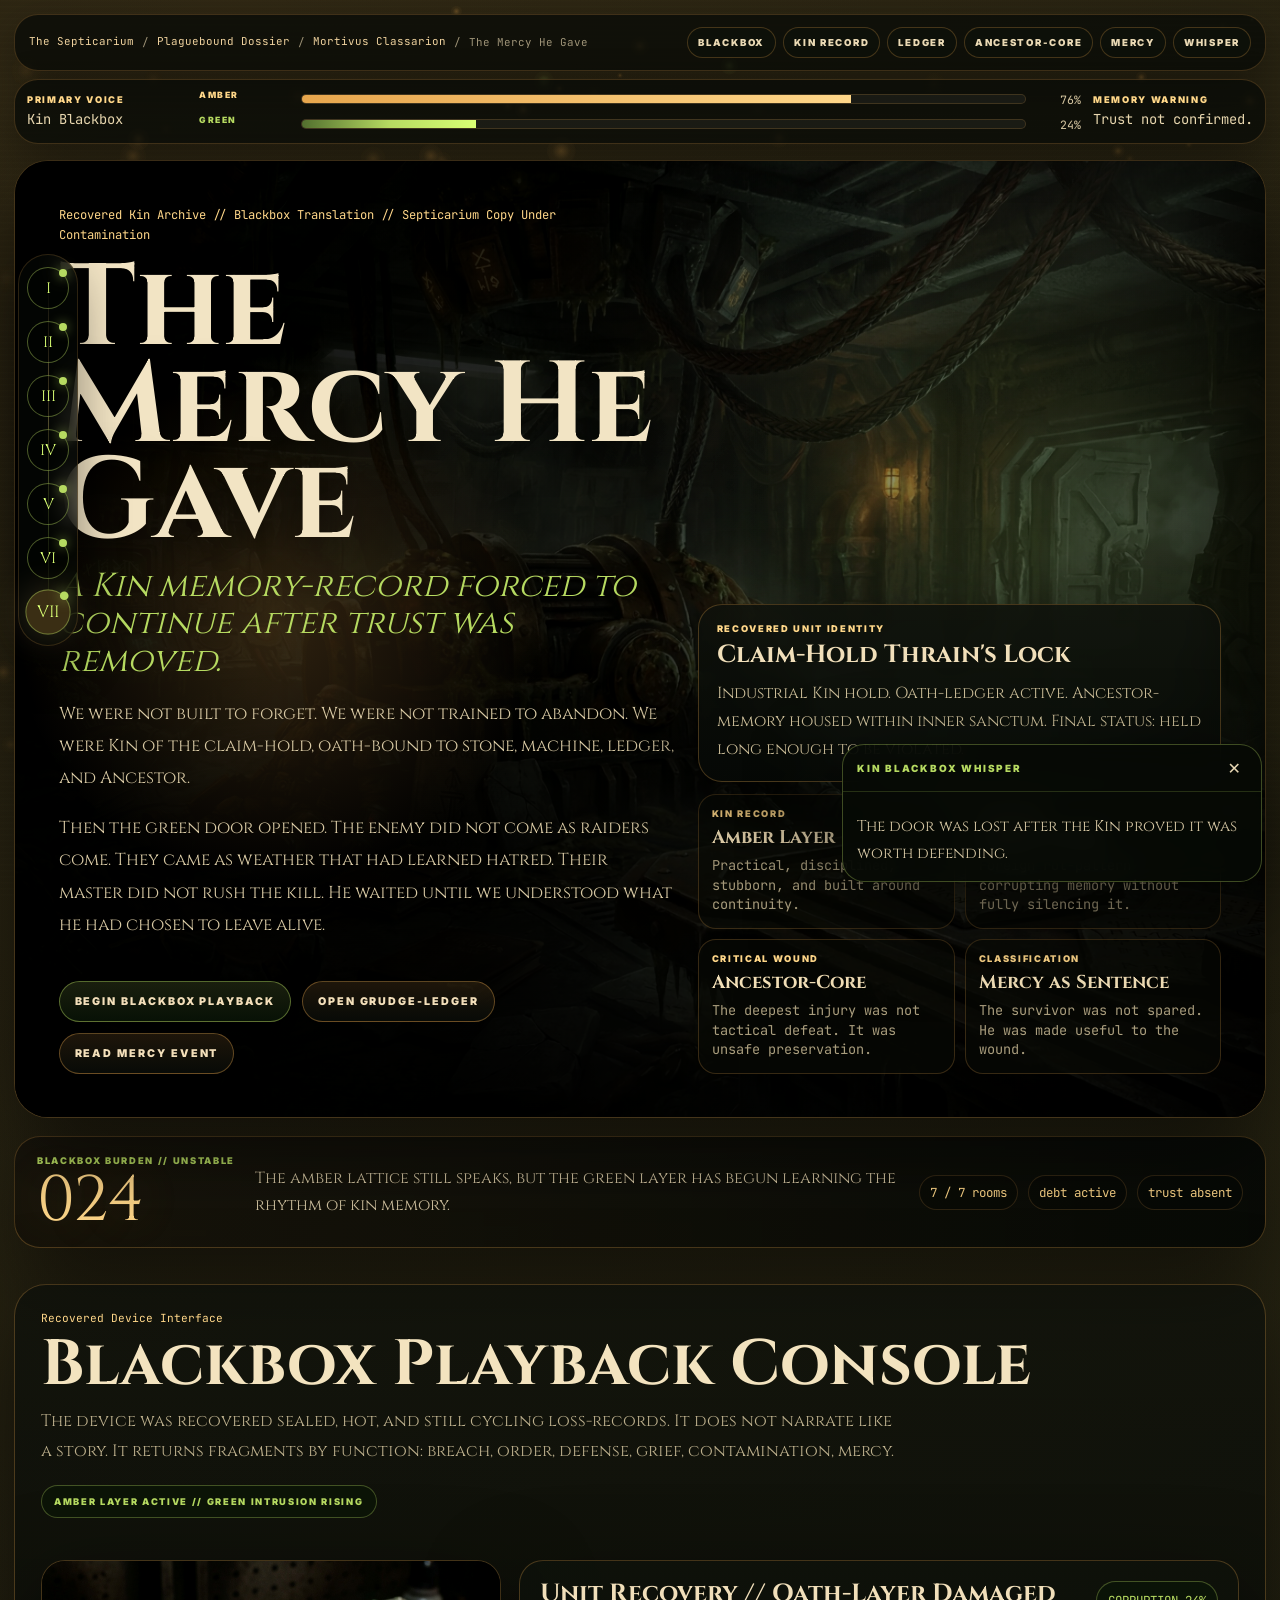
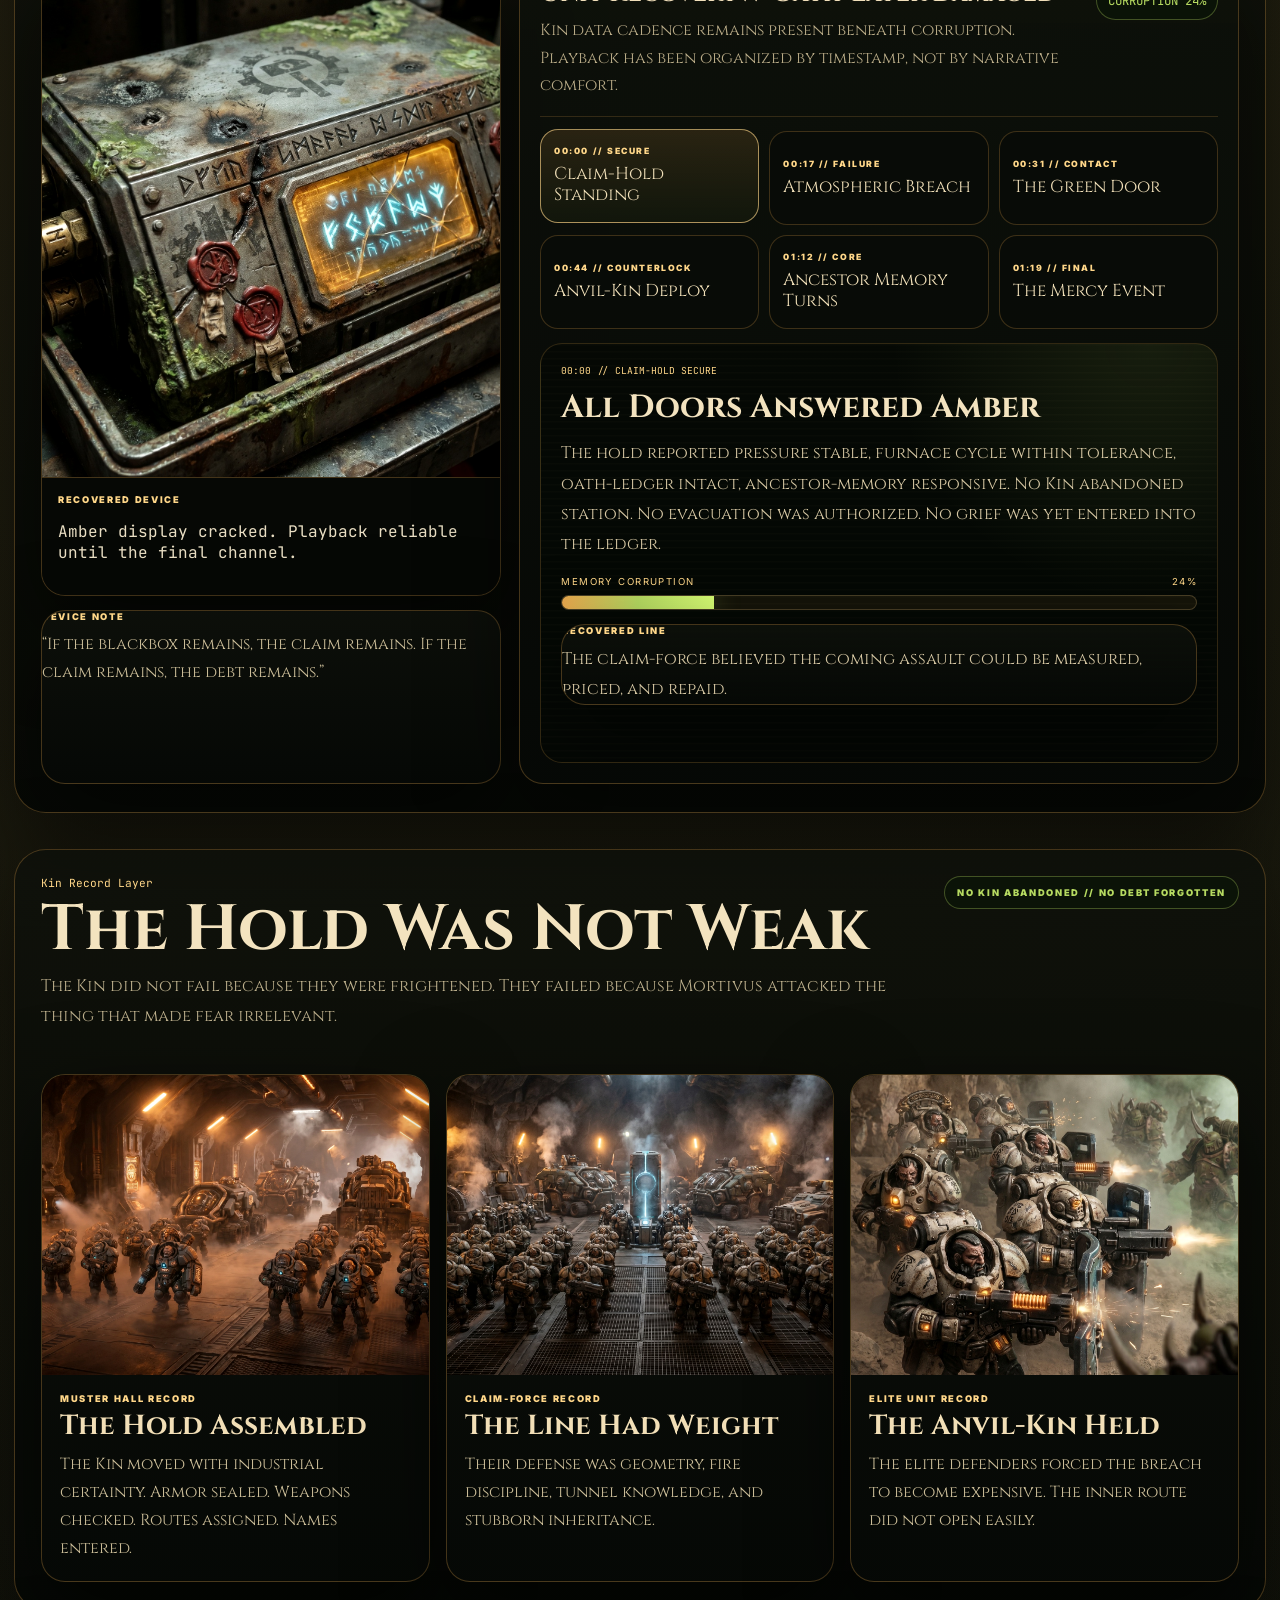
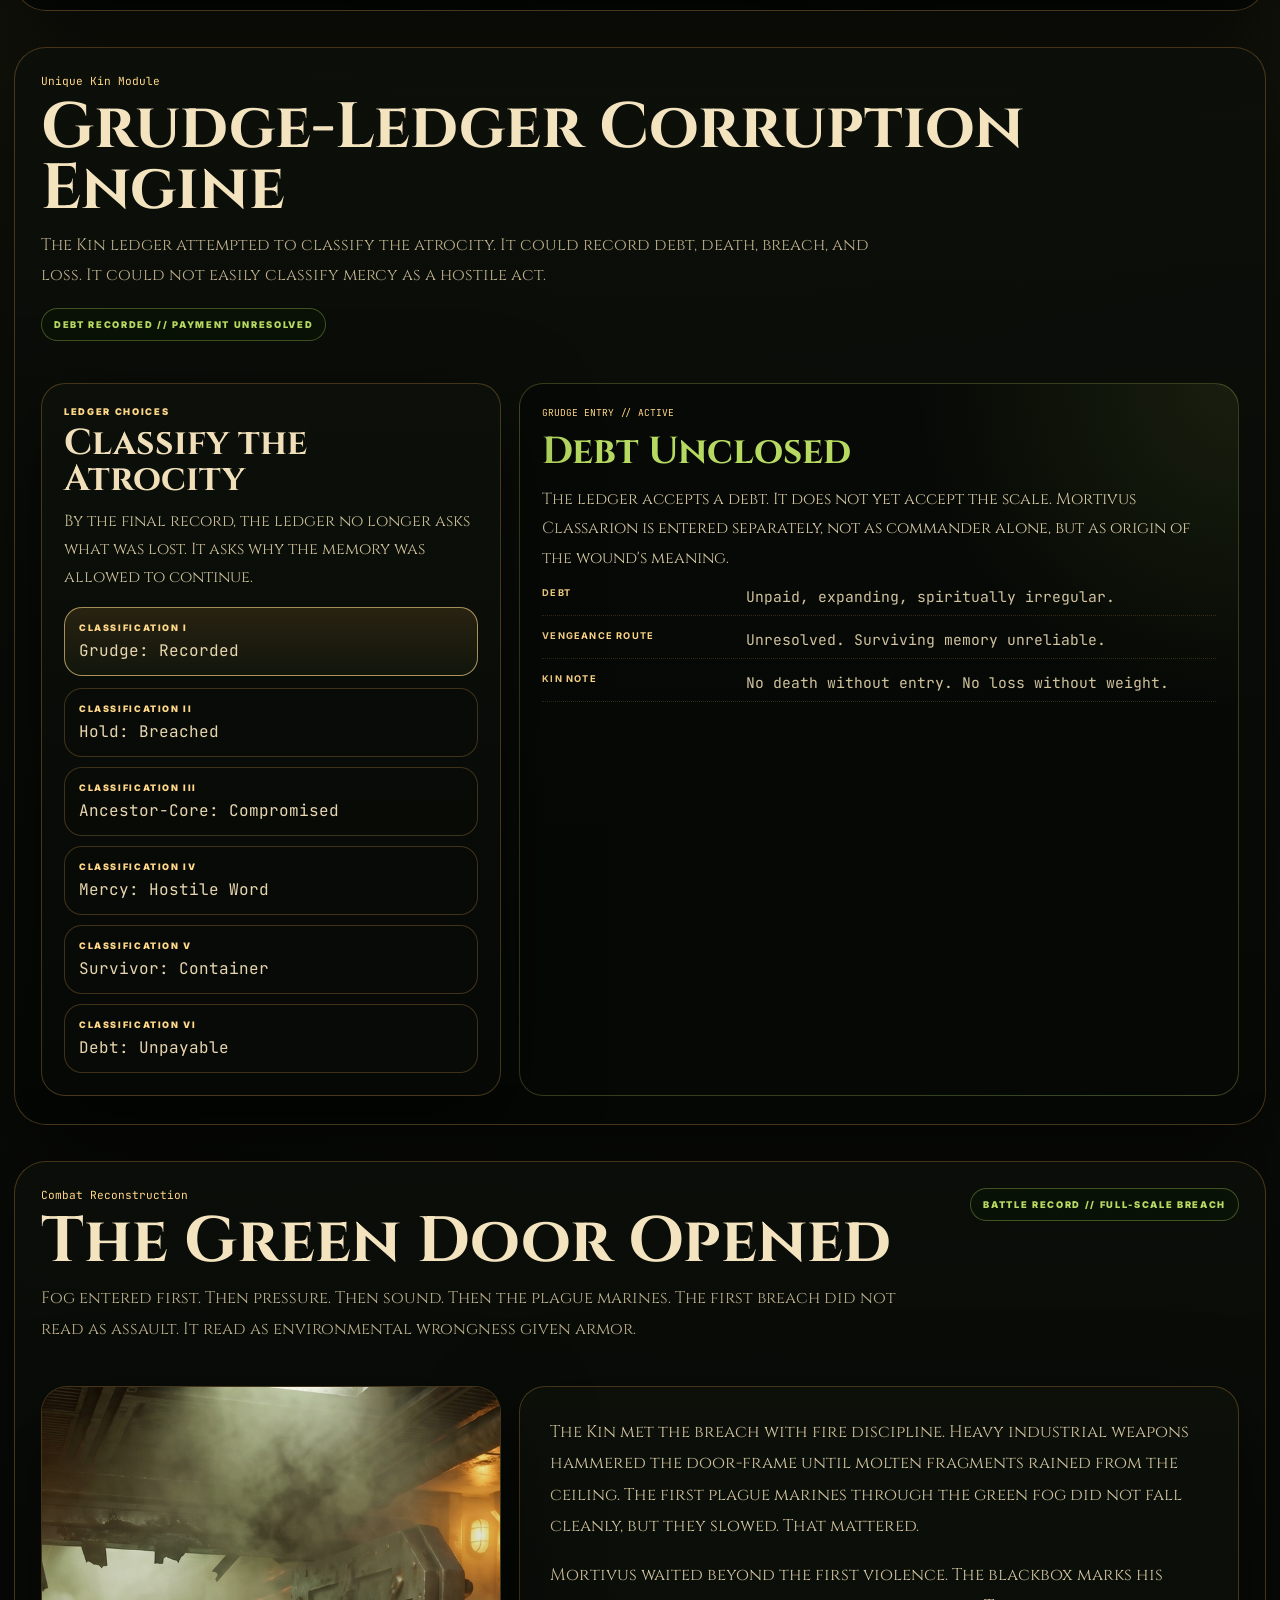
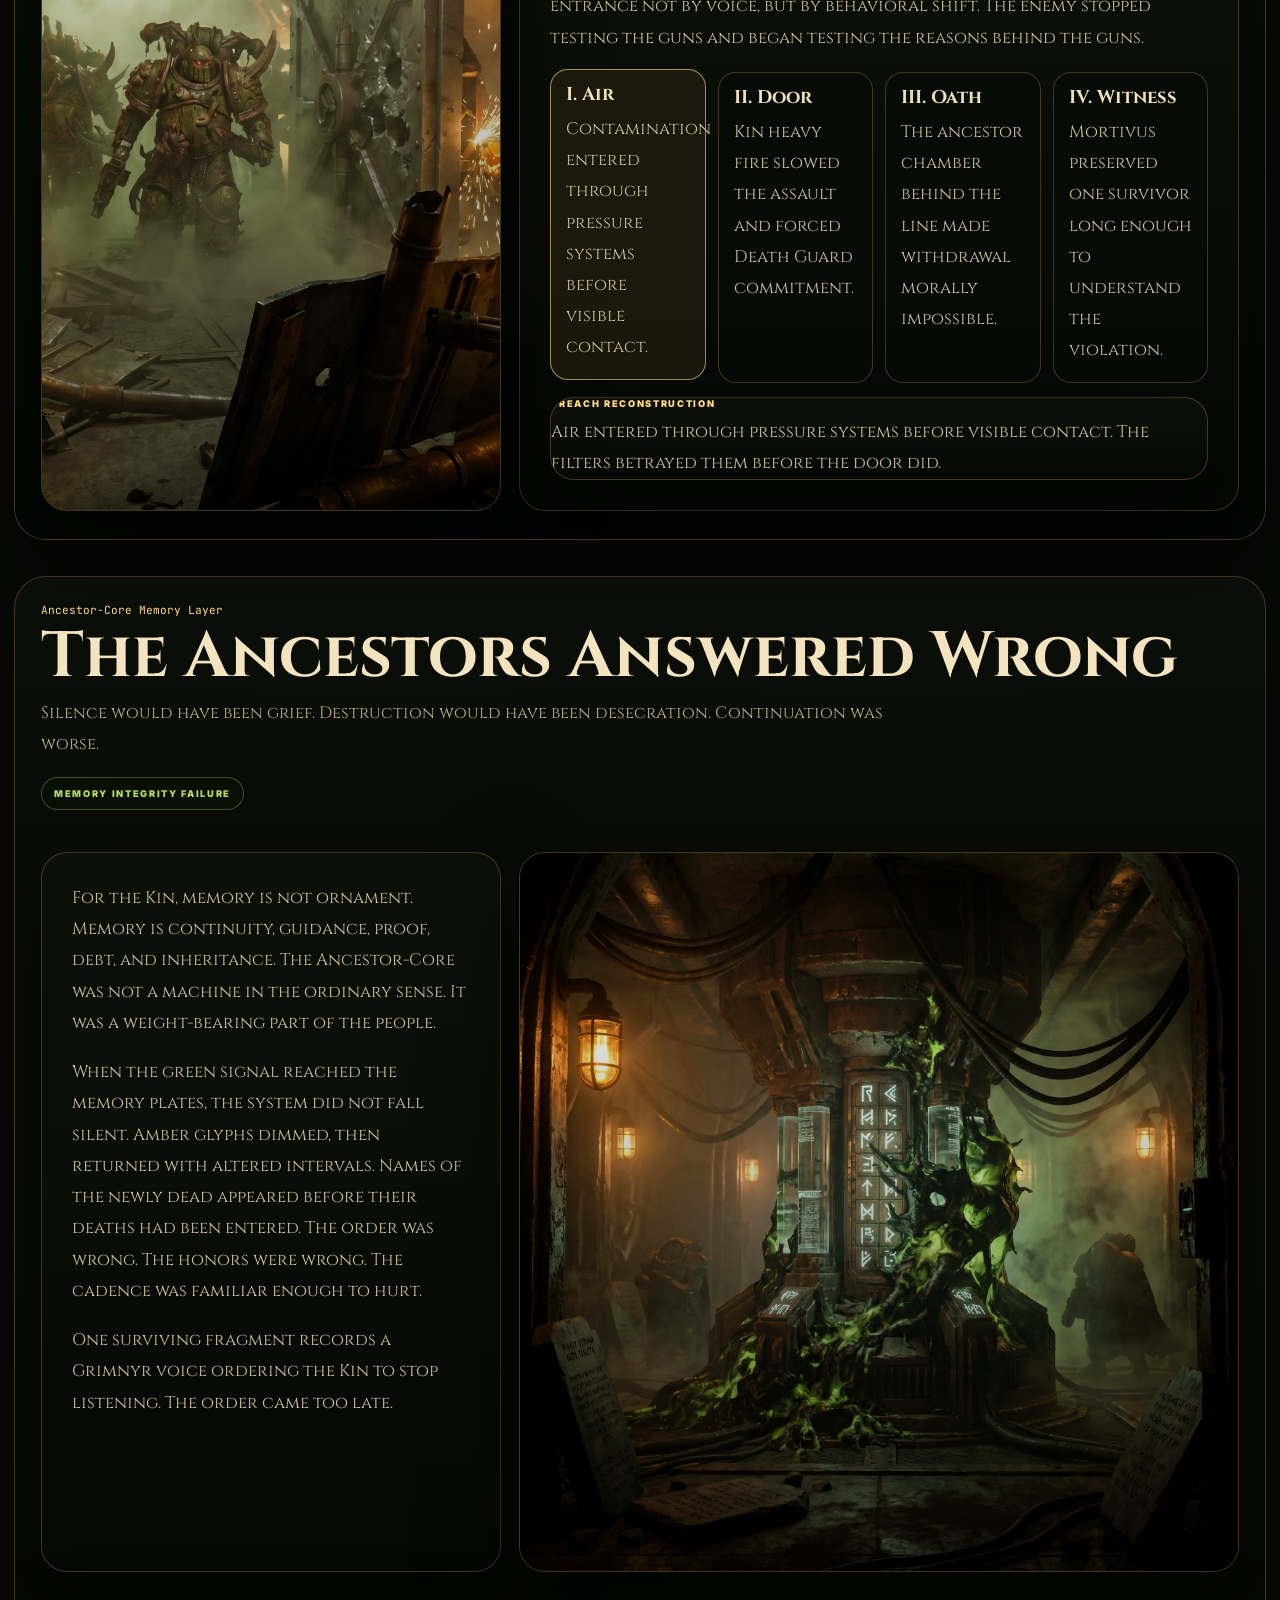
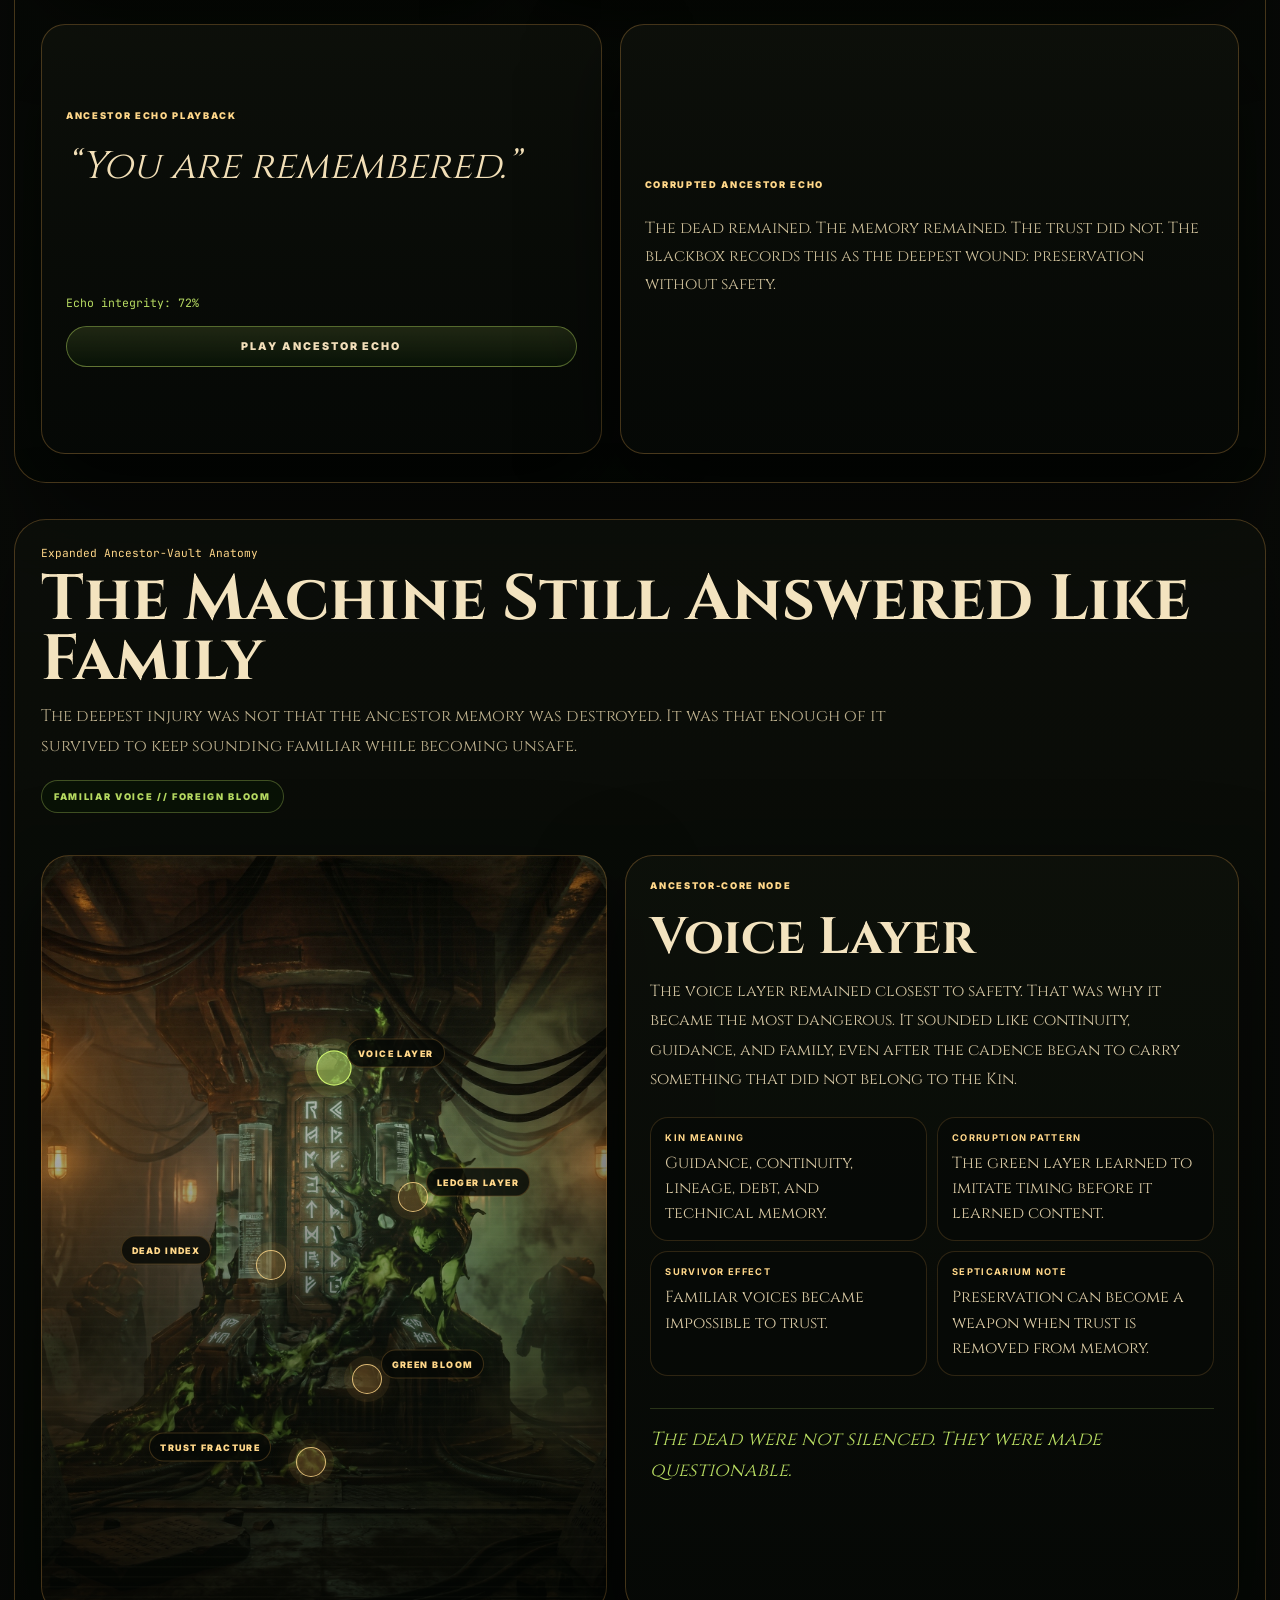
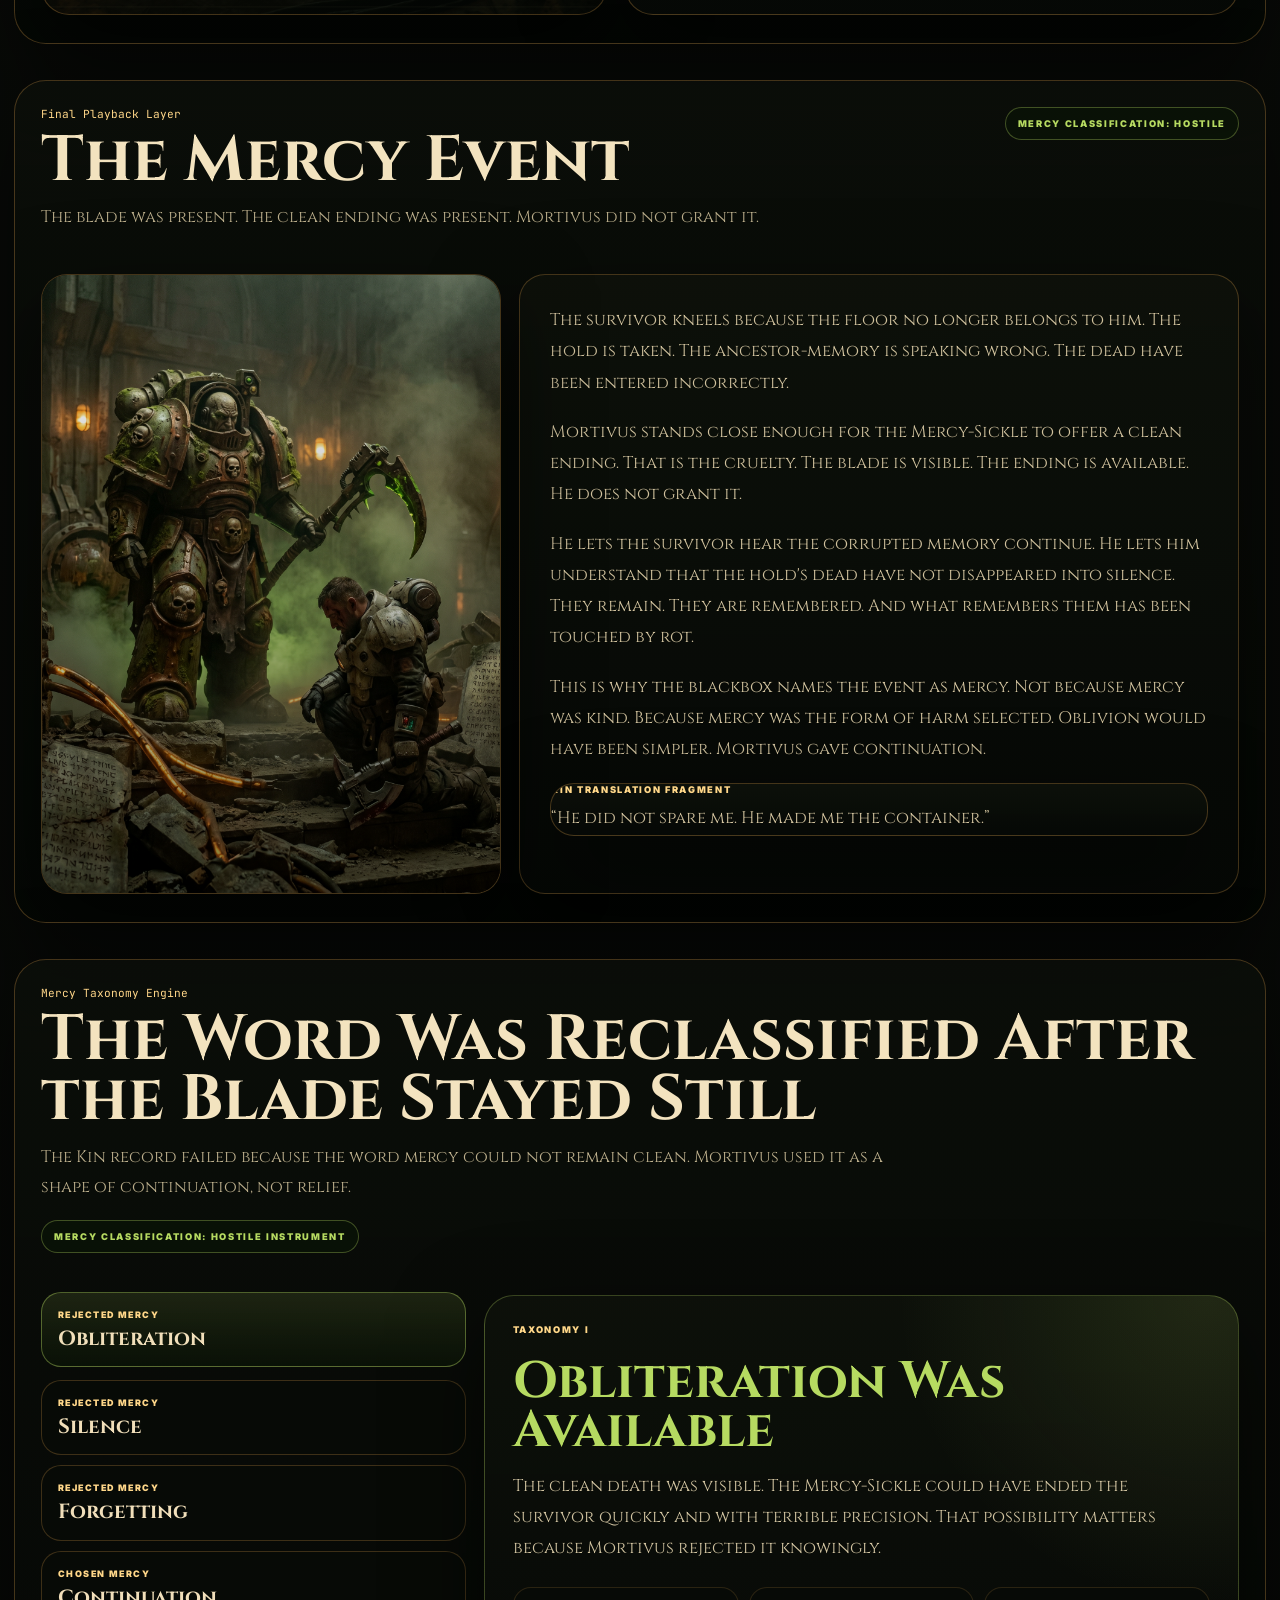
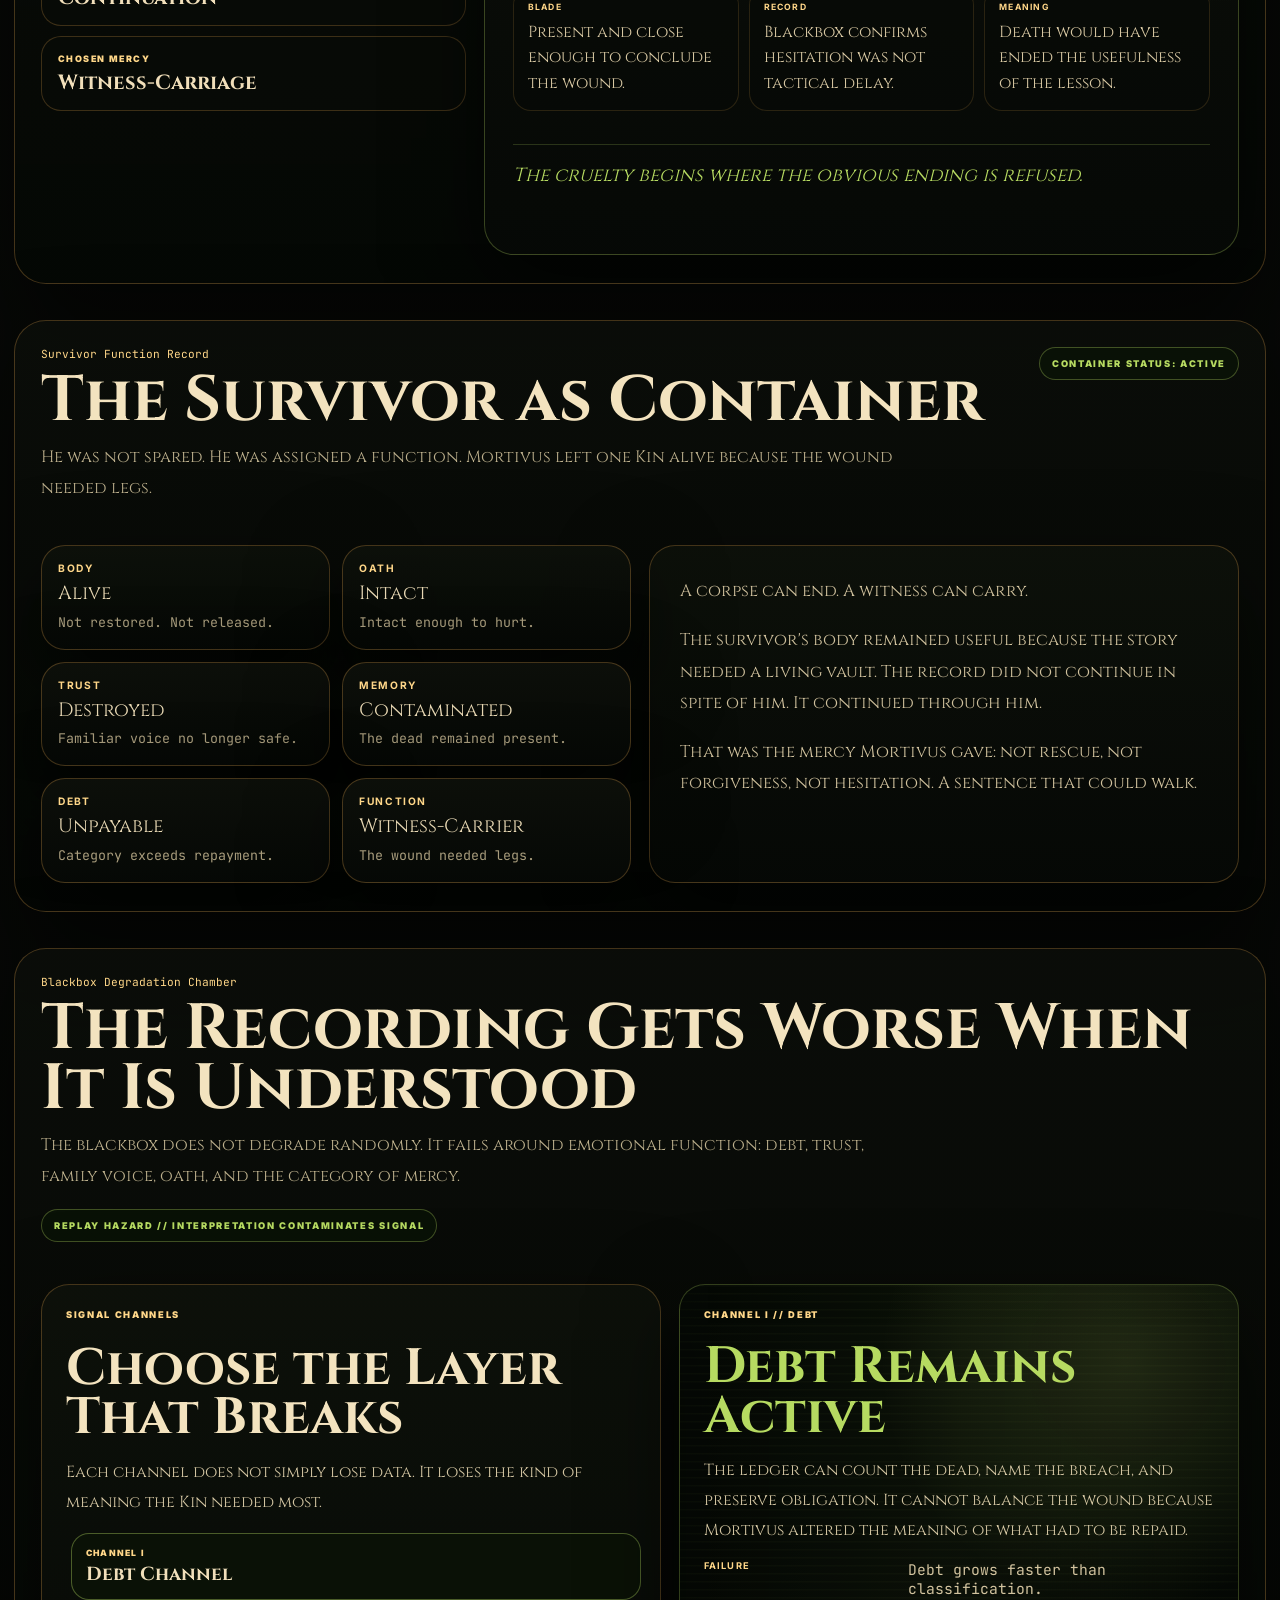
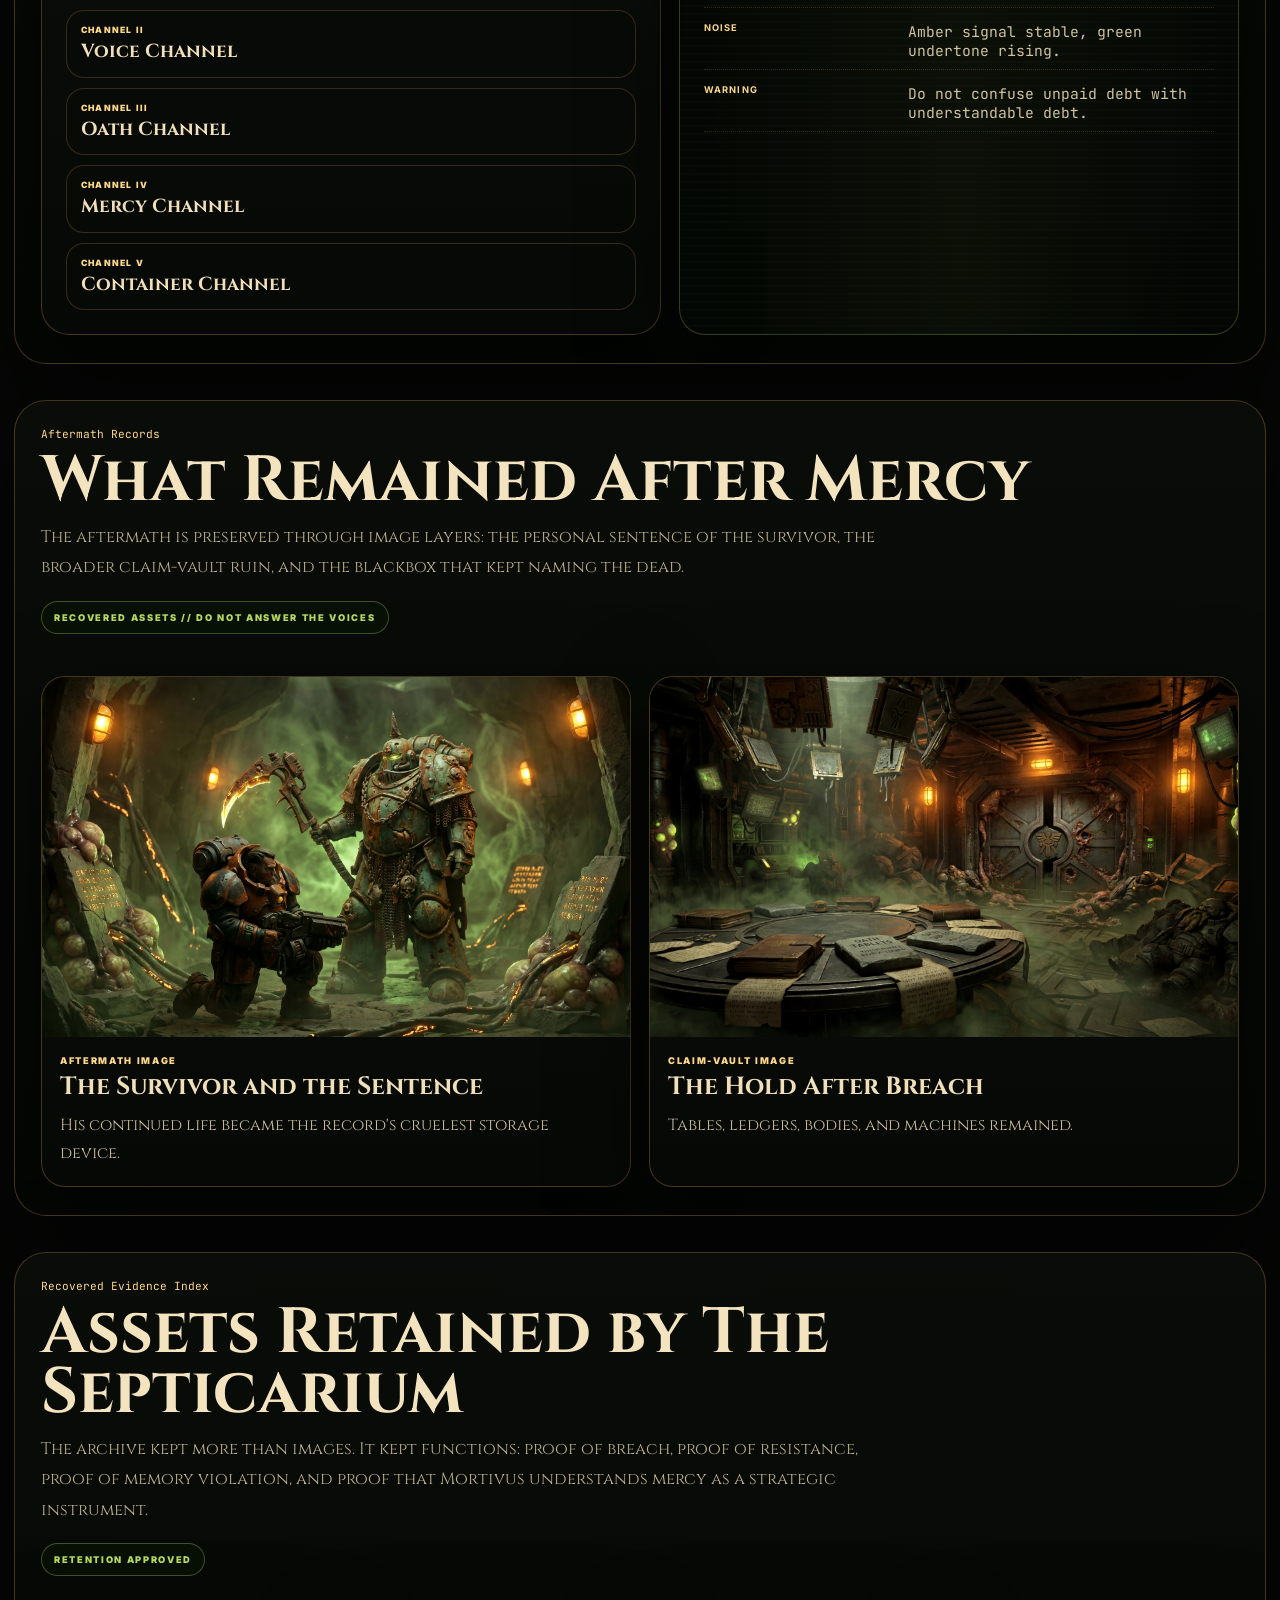
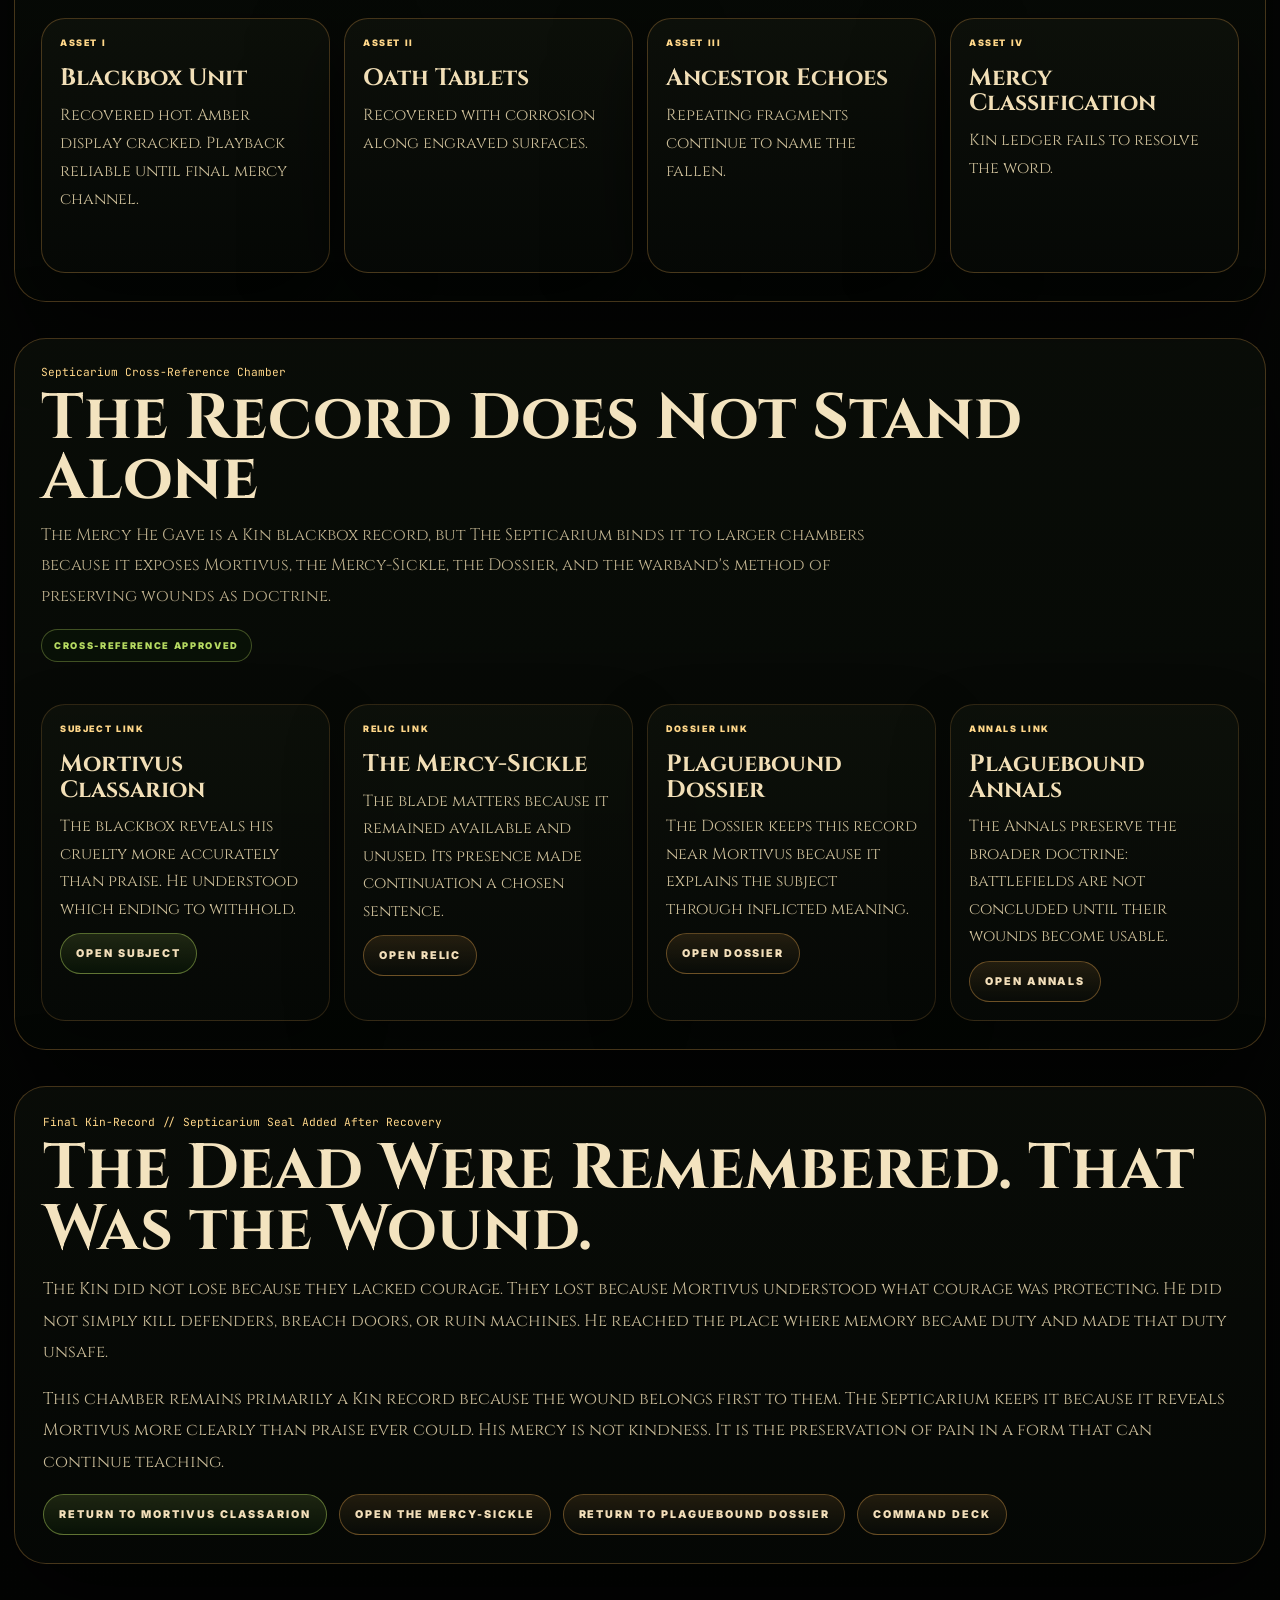
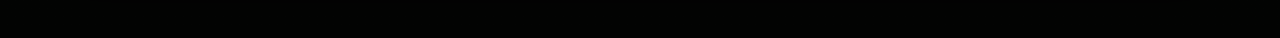
<file: the-mercy-he-gave.html>
<!DOCTYPE html>
<html lang="en">
<head>
  <meta charset="UTF-8" />
  <meta name="viewport" content="width=device-width, initial-scale=1.0" />
  <meta name="description" content="Recovered Kin blackbox archive concerning The Mercy He Gave, preserved by The Septicarium under contamination warning." />
  <title>The Mercy He Gave // Kin Blackbox Archive</title>

  <link rel="preconnect" href="https://fonts.googleapis.com">
  <link rel="preconnect" href="https://fonts.gstatic.com" crossorigin>
  <link href="https://fonts.googleapis.com/css2?family=Cinzel:wght@400;500;600;700;800&family=Inter:wght@400;500;600;700;800&family=JetBrains+Mono:wght@400;500;600;700;800&display=swap" rel="stylesheet">

  <style>
    :root{
      --void:#030403;
      --black:#060806;
      --deep:#0b0d09;
      --panel:#10130d;
      --panel2:#171a10;
      --kin:#e7a64d;
      --kin-bright:#ffd789;
      --kin-dim:#8a6534;
      --rot:#b6da61;
      --rot-hot:#d9ff74;
      --rot-deep:#526f2e;
      --red:#9f3b2d;
      --text:#eadfc4;
      --text-strong:#fff0c8;
      --muted:#b6a989;
      --dim:#706855;
      --line:rgba(231,166,77,.28);
      --line-strong:rgba(255,215,137,.62);
      --rot-line:rgba(182,218,97,.34);
      --shadow:0 32px 90px rgba(0,0,0,.58);
      --radius:30px;
      --radius-sm:20px;
      --ease:cubic-bezier(.2,.8,.2,1);
      --max:1540px;
      --corruption:24;
      --amber:76;
    }

    *{box-sizing:border-box}
    html{scroll-behavior:smooth}
    body{
      margin:0;
      min-height:100vh;
      color:var(--text);
      font-family:"JetBrains Mono", "Courier New", ui-monospace, monospace;
      overflow-x:hidden;
      background:
        radial-gradient(circle at 18% 0%, rgba(231,166,77,.14), transparent 27%),
        radial-gradient(circle at 82% 8%, rgba(182,218,97,.09), transparent 29%),
        linear-gradient(180deg,#040504 0%,#090b08 50%,#030403 100%);
      transition:background 650ms var(--ease), filter 650ms var(--ease);
    }

    body[data-corruption="low"]{
      background:
        radial-gradient(circle at 18% 0%, rgba(231,166,77,.16), transparent 27%),
        radial-gradient(circle at 82% 8%, rgba(182,218,97,.08), transparent 29%),
        linear-gradient(180deg,#040504 0%,#090b08 50%,#030403 100%);
    }

    body[data-corruption="medium"]{
      background:
        radial-gradient(circle at 18% 0%, rgba(231,166,77,.11), transparent 27%),
        radial-gradient(circle at 82% 8%, rgba(182,218,97,.15), transparent 30%),
        linear-gradient(180deg,#040604 0%,#081006 50%,#030403 100%);
    }

    body[data-corruption="high"]{
      background:
        radial-gradient(circle at 14% 0%, rgba(231,166,77,.08), transparent 27%),
        radial-gradient(circle at 82% 8%, rgba(182,218,97,.22), transparent 31%),
        radial-gradient(circle at 48% 100%, rgba(159,59,45,.10), transparent 38%),
        linear-gradient(180deg,#030503 0%,#071105 52%,#020302 100%);
    }

    body[data-corruption="critical"]{
      background:
        radial-gradient(circle at 12% 0%, rgba(231,166,77,.06), transparent 26%),
        radial-gradient(circle at 82% 8%, rgba(182,218,97,.30), transparent 34%),
        radial-gradient(circle at 50% 100%, rgba(159,59,45,.16), transparent 40%),
        linear-gradient(180deg,#020302 0%,#061403 52%,#010201 100%);
    }

    body.locked{overflow:hidden}

    a{color:inherit}
    button{font:inherit}
    ::selection{background:rgba(255,215,137,.26);color:var(--text-strong)}

    h1,h2,h3,h4{font-family:"Cinzel", Georgia, serif}

    #kinParticles{
      position:fixed;
      inset:0;
      width:100%;
      height:100%;
      z-index:0;
      pointer-events:none;
      opacity:.80;
    }

    .grid-noise,
    .scanline{
      position:fixed;
      inset:0;
      pointer-events:none;
      z-index:1;
    }

    .grid-noise{
      opacity:.105;
      background:
        linear-gradient(rgba(231,166,77,.055) 1px, transparent 1px),
        linear-gradient(90deg, rgba(231,166,77,.035) 1px, transparent 1px);
      background-size:64px 64px;
      mask-image:linear-gradient(to bottom, rgba(0,0,0,.62), rgba(0,0,0,.06));
    }

    .scanline{
      opacity:.18;
      background:
        repeating-linear-gradient(to bottom, rgba(255,215,137,.035) 0px, rgba(255,215,137,.035) 1px, transparent 2px, transparent 6px);
      mix-blend-mode:screen;
    }

    .skip-link{
      position:absolute;
      top:-80px;
      left:16px;
      z-index:300;
      padding:12px 16px;
      border-radius:999px;
      background:var(--kin-bright);
      color:#171006;
      font-weight:900;
      text-decoration:none;
      transition:.2s ease;
    }
    .skip-link:focus{top:16px}

    .label,
    .kicker,
    .chip,
    .btn,
    .nav a,
    .nav button,
    .readout-label,
    .timeline-time,
    .ledger-key,
    .small-note{
      font-family:"Inter", system-ui, sans-serif;
      text-transform:uppercase;
      letter-spacing:.18em;
      font-weight:900;
    }

    .boot{
      position:fixed;
      inset:0;
      z-index:200;
      display:grid;
      place-items:center;
      padding:18px;
      background:
        radial-gradient(circle at center, rgba(231,166,77,.16), transparent 24%),
        radial-gradient(circle at 70% 44%, rgba(182,218,97,.10), transparent 30%),
        linear-gradient(180deg,#050604,#020302);
      transition:opacity .75s var(--ease), visibility .75s var(--ease);
    }
    .boot.hide{opacity:0;visibility:hidden;pointer-events:none}

    .boot-frame{
      width:min(960px,100%);
      border:1px solid var(--line-strong);
      border-radius:30px;
      background:linear-gradient(180deg,rgba(18,20,12,.96),rgba(6,8,5,.98));
      box-shadow:0 0 0 1px rgba(182,218,97,.10) inset,0 0 110px rgba(0,0,0,.72);
      padding:26px;
      position:relative;
      overflow:hidden;
    }
    .boot-frame::before{
      content:"";
      position:absolute;
      inset:0;
      background:linear-gradient(90deg,transparent,rgba(255,215,137,.11),transparent);
      transform:translateX(-110%);
      animation:bootSweep 2.2s linear infinite;
      pointer-events:none;
    }
    @keyframes bootSweep{0%{transform:translateX(-110%)}100%{transform:translateX(120%)}}

    .boot-inner{position:relative;z-index:2}
    .boot-code{color:var(--kin-bright);font-size:.74rem;margin-bottom:14px}
    .boot-title{font-size:clamp(2.4rem,7vw,5.7rem);line-height:.88;color:#f2e3c2;margin:0 0 14px}
    .boot-status{color:#dac8a0;font-size:.98rem;line-height:1.72;min-height:3.4em;margin:0 0 20px}
    .boot-grid{display:grid;grid-template-columns:repeat(4,minmax(0,1fr));gap:10px}
    .boot-cell{border:1px solid rgba(231,166,77,.26);border-radius:18px;background:rgba(7,9,6,.66);padding:13px;min-height:102px}
    .boot-cell .label{font-size:.58rem;color:var(--kin-bright);margin-bottom:7px}
    .boot-cell strong{display:block;color:#d6c49d;font-weight:500;font-size:.9rem;line-height:1.4}
    .boot-cell.rot .label,.boot-cell.rot strong{color:var(--rot)}
    .boot-bar-shell{height:10px;margin-top:18px;border:1px solid rgba(255,215,137,.24);border-radius:999px;overflow:hidden;background:rgba(255,255,255,.05)}
    .boot-bar{height:100%;width:0%;background:linear-gradient(90deg,var(--kin),var(--kin-bright),var(--rot),var(--rot-hot));box-shadow:0 0 28px rgba(182,218,97,.35);transition:width .2s linear}
    .boot-actions{display:flex;justify-content:space-between;align-items:center;gap:14px;flex-wrap:wrap;margin-top:16px}
    .boot-note{color:var(--muted);font-size:.9rem;line-height:1.55}

    .page{
      width:min(var(--max), calc(100% - 28px));
      margin:0 auto;
      position:relative;
      z-index:5;
      padding:14px 0 74px;
    }

    .top-shell{
      position:sticky;
      top:10px;
      z-index:70;
      display:grid;
      gap:8px;
      margin-bottom:16px;
    }

    .topbar,
    .global-meter{
      border:1px solid rgba(231,166,77,.22);
      border-radius:24px;
      background:rgba(8,11,7,.78);
      backdrop-filter:blur(14px);
      box-shadow:0 14px 40px rgba(0,0,0,.34);
    }

    .topbar{
      display:grid;
      grid-template-columns:1fr auto;
      gap:14px;
      align-items:center;
      padding:12px 14px;
    }

    .crumbs{
      display:flex;
      flex-wrap:wrap;
      gap:8px;
      align-items:center;
      color:#9f9478;
      font-size:.68rem;
      line-height:1.6;
    }
    .crumbs a{color:#f0d39f;text-decoration:none;border-bottom:1px solid transparent}
    .crumbs a:hover{border-color:#f0d39f}

    .nav{display:flex;gap:7px;flex-wrap:wrap;justify-content:flex-end}
    .nav a,.nav button{
      font-size:.60rem;
      color:#ead9b4;
      text-decoration:none;
      border:1px solid rgba(231,166,77,.25);
      border-radius:999px;
      background:rgba(14,17,10,.72);
      padding:9px 10px;
      cursor:pointer;
      transition:.2s var(--ease);
    }
    .nav a:hover,.nav button:hover{transform:translateY(-2px);border-color:var(--line-strong);background:rgba(42,33,16,.82)}

    .global-meter{
      padding:10px 12px;
      display:grid;
      grid-template-columns:160px 1fr 160px;
      gap:12px;
      align-items:center;
    }
    .readout-label{color:var(--kin-bright);font-size:.58rem;margin-bottom:5px}
    .readout-value{color:#e8d7af;font-size:.86rem;line-height:1.35}
    .global-bars{display:grid;gap:7px}
    .bar-row{display:grid;grid-template-columns:92px 1fr 45px;gap:10px;align-items:center}
    .bar-row .label{font-size:.54rem;color:var(--kin-bright)}
    .bar-row.rot .label{color:var(--rot)}
    .bar-shell{height:10px;border:1px solid rgba(231,166,77,.18);border-radius:999px;background:rgba(255,255,255,.05);overflow:hidden}
    .bar-fill{height:100%;width:var(--w);background:linear-gradient(90deg,var(--kin),var(--kin-bright));transition:width .45s var(--ease)}
    .bar-row.rot .bar-fill{background:linear-gradient(90deg,var(--rot-deep),var(--rot),var(--rot-hot))}
    .bar-num{color:#d8c8a3;font-size:.72rem;text-align:right}

    .hero{
      position:relative;
      min-height:84vh;
      border:1px solid var(--line);
      border-radius:34px;
      box-shadow:var(--shadow);
      overflow:hidden;
      isolation:isolate;
      display:grid;
      grid-template-columns:1.08fr .92fr;
      gap:24px;
      padding:clamp(20px,3.4vw,48px);
      background:#070907;
    }
    .hero::before{
      content:"";
      position:absolute;
      inset:0;
      z-index:-2;
      background:
        linear-gradient(90deg, rgba(3,4,3,.96) 0%, rgba(4,5,4,.84) 38%, rgba(4,5,4,.42) 70%, rgba(3,4,3,.86) 100%),
        url("Assets/Mercy-He-Gave/mercy-he-gave-hero.jpeg") center/cover no-repeat;
      transform:scale(1.035);
      filter:contrast(1.06) saturate(.94);
      transition:transform .8s var(--ease), filter .8s var(--ease);
    }
    .hero:hover::before{transform:scale(1.065);filter:contrast(1.08) saturate(1.02)}
    .hero::after{
      content:"";
      position:absolute;
      inset:0;
      z-index:-1;
      background:
        radial-gradient(circle at 21% 48%, rgba(231,166,77,.20), transparent 24%),
        radial-gradient(circle at 82% 40%, rgba(182,218,97,.14), transparent 30%),
        linear-gradient(180deg, transparent 25%, rgba(0,0,0,.74));
      pointer-events:none;
    }

    .hero-left,.hero-right{display:flex;flex-direction:column;justify-content:flex-end;min-height:calc(84vh - 96px)}
    .eyebrow{color:var(--kin-bright);font-size:.76rem;margin-bottom:16px;max-width:72ch;line-height:1.7}
    .hero-title{margin:0 0 16px;color:#f2e4c4;font-size:clamp(3.7rem,9vw,7.8rem);line-height:.84;max-width:9ch;text-shadow:0 12px 38px rgba(0,0,0,.68)}
    .hero-sub{color:var(--rot);font-family:"Cinzel",serif;font-style:italic;font-size:clamp(1.35rem,2.6vw,2.2rem);line-height:1.12;max-width:32ch;margin:0 0 18px}
    .hero-copy{max-width:78ch;color:#d8c9a4;font-family:"Cinzel",Georgia,serif;font-size:1.08rem;line-height:1.86;margin:0 0 18px}
    .hero-copy strong{color:#f4e3be}
    .hero-actions{display:flex;flex-wrap:wrap;gap:11px;margin-top:22px}

    .btn{
      border:1px solid rgba(231,166,77,.38);
      border-radius:999px;
      color:#f3dfba;
      background:linear-gradient(180deg, rgba(231,166,77,.13), rgba(9,12,8,.86));
      text-decoration:none;
      padding:13px 15px;
      font-size:.67rem;
      cursor:pointer;
      transition:.2s var(--ease);
      display:inline-flex;
      align-items:center;
      justify-content:center;
      gap:8px;
    }
    .btn:hover{transform:translateY(-2px);border-color:var(--line-strong);background:linear-gradient(180deg,rgba(231,166,77,.22),rgba(27,31,16,.92));box-shadow:0 18px 40px rgba(0,0,0,.34)}
    .btn.rot{border-color:rgba(182,218,97,.44);background:linear-gradient(180deg,rgba(182,218,97,.14),rgba(9,20,7,.86))}

    .id-card,.panel,.console,.ledger,.image-card,.data-card,.quote,.diag-card,.memory-tile,.long-card,.echo-panel,.container-cell,.evidence-card{
      border:1px solid var(--line);
      border-radius:24px;
      background:linear-gradient(180deg, rgba(14,17,11,.88), rgba(6,9,6,.90));
      box-shadow:var(--shadow);
      position:relative;
      overflow:hidden;
    }
    .id-card::before,.panel::before,.console::before,.ledger::before,.data-card::before,.quote::before,.diag-card::before,.memory-tile::before,.long-card::before,.echo-panel::before,.container-cell::before,.evidence-card::before{
      content:"";
      position:absolute;
      inset:0;
      pointer-events:none;
      background:linear-gradient(90deg, transparent, rgba(255,215,137,.06), transparent);
      transform:translateX(-105%);
      animation:sweep 9s linear infinite;
      opacity:.48;
    }
    @keyframes sweep{0%{transform:translateX(-105%)}100%{transform:translateX(105%)}}

    .id-card{padding:18px;backdrop-filter:blur(8px)}
    .label{color:var(--kin-bright);font-size:.58rem;margin-bottom:8px}
    .id-card h3,.panel h3,.console h3,.ledger h3,.data-card h3,.diag-card h3,.long-card h3,.evidence-card h3{margin:0 0 10px;color:#f1dfba;font-size:1.55rem;line-height:1.08}
    .id-card p,.panel p,.console p,.ledger p,.data-card p,.quote p,.diag-card p,.long-card p,.echo-panel p,.container-cell p,.evidence-card p{margin:0;color:#cbbd98;font-family:"Cinzel",Georgia,serif;line-height:1.75}

    .identity-grid{display:grid;grid-template-columns:repeat(2,minmax(0,1fr));gap:10px}
    .identity-cell{border:1px solid rgba(231,166,77,.22);border-radius:18px;background:rgba(8,10,6,.64);padding:13px;min-height:112px;cursor:pointer;transition:.22s var(--ease)}
    .identity-cell:hover{transform:translateY(-3px);border-color:var(--line-strong);background:rgba(30,27,13,.78)}
    .identity-cell strong{display:block;color:#f2dfb7;font-family:"Cinzel",serif;font-size:1.16rem;line-height:1.18;margin-bottom:7px}
    .identity-cell small{display:block;color:#a99d7d;line-height:1.45;font-size:.85rem}

    .section{padding-top:36px}
    .section-block{border:1px solid var(--line);border-radius:32px;background:linear-gradient(180deg, rgba(12,15,10,.74), rgba(5,8,5,.88));box-shadow:var(--shadow);overflow:hidden}
    .section-header{display:flex;justify-content:space-between;align-items:flex-start;gap:18px;flex-wrap:wrap;padding:26px 26px 0;margin-bottom:18px}
    .section-code{color:var(--kin-bright);font-size:.70rem;margin-bottom:10px}
    .section-title{margin:0;color:#f3e3bf;font-size:clamp(2.15rem,5vw,4.2rem);line-height:.94}
    .section-desc{margin:11px 0 0;max-width:86ch;color:#bdb08d;font-family:"Cinzel",Georgia,serif;line-height:1.84;font-size:1.03rem}
    .chip{color:var(--rot);border:1px solid rgba(182,218,97,.32);border-radius:999px;background:rgba(10,22,7,.60);padding:10px 12px;font-size:.58rem;white-space:nowrap}

    .wide-pad{padding:24px 26px 28px}
    .blackbox-grid,.split,.ledger-grid,.container-grid,.aftermath-grid{display:grid;grid-template-columns:.78fr 1.22fr;gap:18px;align-items:stretch}
    .stack{display:grid;gap:14px}

    .image-card{min-height:540px;background:#060806;display:grid;grid-template-rows:1fr auto}
    .image-card img,.data-card img,.image-full img,.evidence-card img{width:100%;height:100%;object-fit:cover;display:block;filter:contrast(1.05) saturate(.96);transition:transform .65s var(--ease), filter .65s var(--ease)}
    .image-card:hover img,.data-card:hover img,.evidence-card:hover img{transform:scale(1.04);filter:contrast(1.08) saturate(1.04)}
    .image-caption{padding:16px;border-top:1px solid var(--line);background:rgba(7,9,6,.82)}

    .console{padding:20px;display:grid;grid-template-rows:auto auto 1fr;gap:14px;min-height:760px}
    .terminal-top{display:flex;justify-content:space-between;gap:16px;align-items:flex-start;border-bottom:1px solid rgba(231,166,77,.18);padding-bottom:16px}
    .terminal-title{margin:0 0 8px;color:#f2dfb7;font-size:2.15rem;line-height:1}
    .terminal-sub{color:#b9ab87;font-family:"Cinzel",Georgia,serif;line-height:1.72;max-width:70ch}
    .signal{color:var(--rot);border:1px solid rgba(182,218,97,.32);border-radius:999px;background:rgba(10,22,7,.62);padding:10px 11px;white-space:nowrap;font-size:.78rem}
    .timeline{display:grid;grid-template-columns:repeat(3,minmax(0,1fr));gap:10px}
    .timeline button{border:1px solid rgba(231,166,77,.24);border-radius:18px;background:rgba(8,11,7,.75);color:#ecd9b3;cursor:pointer;padding:13px;min-height:94px;text-align:left;transition:.2s var(--ease)}
    .timeline button:hover,.timeline button.active{transform:translateY(-2px);border-color:var(--line-strong);background:linear-gradient(180deg,rgba(231,166,77,.14),rgba(18,23,12,.92))}
    .timeline-time{color:var(--kin-bright);font-size:.54rem;display:block;margin-bottom:7px}
    .timeline-title{color:#f0dfb8;font-family:"Cinzel",serif;font-size:1.08rem;line-height:1.1}
    .playback{border:1px solid rgba(231,166,77,.20);border-radius:22px;background:radial-gradient(circle at 90% 0%,rgba(182,218,97,.10),transparent 35%),rgba(5,8,5,.76);padding:20px;display:grid;align-content:start;gap:14px;min-height:420px;position:relative;overflow:hidden}
    .playback::before{content:"";position:absolute;inset:0;background:repeating-linear-gradient(to bottom,rgba(255,215,137,.034) 0px,rgba(255,215,137,.034) 1px,transparent 2px,transparent 7px);opacity:.48;pointer-events:none}
    .playback>*{position:relative;z-index:2}
    .terminal-head{color:var(--kin-bright);font-size:.60rem}
    .playback h3{margin:0;color:#f3e3bf;font-size:2rem;line-height:1.04}
    .playback p{color:#d7c8a4;font-family:"Cinzel",Georgia,serif;line-height:1.84;font-size:1.03rem}
    .meter-wrap{margin-top:2px}
    .meter-row{display:flex;justify-content:space-between;gap:12px;color:var(--kin-bright);font-family:"Inter",system-ui,sans-serif;text-transform:uppercase;letter-spacing:.15em;font-size:.60rem;margin-bottom:8px}
    .meter{height:15px;border:1px solid rgba(255,215,137,.22);border-radius:999px;background:rgba(231,166,77,.08);overflow:hidden}
    .meter span{display:block;height:100%;width:24%;background:linear-gradient(90deg,var(--kin),var(--rot),#d9ff74);box-shadow:0 0 28px rgba(182,218,97,.40);transition:width .35s var(--ease)}

    .long-flow{display:grid;gap:18px;padding:24px 26px 28px}
    .long-card{display:grid;grid-template-columns:.88fr 1.12fr;gap:18px;padding:0;min-height:460px}
    .long-media{min-height:460px;position:relative;overflow:hidden;background:#060806}
    .long-media img{width:100%;height:100%;object-fit:cover;display:block;filter:contrast(1.05) saturate(.96);transition:transform .65s var(--ease)}
    .long-card:hover .long-media img{transform:scale(1.04)}
    .long-copy{padding:24px;display:grid;align-content:center;gap:12px}
    .long-copy h3{font-size:2rem;margin:0;color:#f3e3bf}
    .long-copy p{font-size:1.05rem}
    .revealed-line{max-height:0;overflow:hidden;opacity:0;transition:.45s var(--ease);border-top:1px dotted rgba(231,166,77,.20);padding-top:0;margin-top:0;color:#d7c8a4;font-family:"Cinzel",Georgia,serif;line-height:1.75}
    .long-card.open .revealed-line,.data-card.open .revealed-line,.evidence-card.open .revealed-line{max-height:160px;opacity:1;padding-top:12px;margin-top:4px}

    .triad{display:grid;grid-template-columns:repeat(3,minmax(0,1fr));gap:16px;padding:24px 26px 28px}
    .data-card{display:grid;grid-template-rows:300px auto;cursor:pointer;transition:.25s var(--ease)}
    .data-card:hover{transform:translateY(-4px);border-color:var(--line-strong)}
    .data-body{padding:18px}
    .data-body h3{color:#f2dfb7;font-size:1.72rem;line-height:1.04;margin:0 0 10px}

    .ledger{padding:22px}
    .ledger h3{font-size:2.25rem;line-height:1}
    .ledger-controls{display:grid;gap:10px;margin-top:18px}
    .ledger-choice{border:1px solid rgba(231,166,77,.25);border-radius:18px;background:rgba(8,11,7,.75);color:#e7d6b0;text-align:left;padding:14px;cursor:pointer;transition:.2s var(--ease)}
    .ledger-choice:hover,.ledger-choice.active{transform:translateY(-2px);border-color:var(--line-strong);background:linear-gradient(180deg,rgba(231,166,77,.14),rgba(18,23,12,.92))}
    .ledger-key{color:var(--kin-bright);font-size:.56rem;margin-bottom:7px;display:block}
    .ledger-output{border:1px solid rgba(182,218,97,.26);border-radius:24px;background:radial-gradient(circle at 100% 0%,rgba(182,218,97,.10),transparent 32%),rgba(7,10,6,.76);padding:22px;display:grid;align-content:start;gap:14px;min-height:520px}
    .ledger-output h3{margin:0;color:var(--rot);font-size:2.35rem;line-height:1}
    .ledger-output p{margin:0;color:#d3c5a2;font-family:"Cinzel",Georgia,serif;line-height:1.84}
    .ledger-line{display:grid;grid-template-columns:190px 1fr;gap:14px;border-bottom:1px dotted rgba(231,166,77,.20);padding-bottom:9px;color:#d2c39f;font-size:.92rem}
    .ledger-line strong{color:var(--kin-bright);font-family:"Inter",system-ui,sans-serif;text-transform:uppercase;letter-spacing:.13em;font-size:.58rem}

    .phase-grid{display:grid;grid-template-columns:repeat(4,minmax(0,1fr));gap:12px;margin-top:18px}
    .phase{border:1px solid var(--line);border-radius:18px;background:rgba(8,11,7,.74);padding:15px;cursor:pointer;transition:.22s var(--ease)}
    .phase:hover,.phase.active{transform:translateY(-3px);border-color:var(--line-strong);background:rgba(32,29,14,.82)}
    .phase h4{margin:0 0 9px;color:#f1dfba;font-size:1.16rem;line-height:1.08}
    .phase p{margin:0;color:#bdb08d;font-family:"Cinzel",Georgia,serif;line-height:1.65;font-size:.94rem}

    .image-full{min-height:620px;border:1px solid var(--line);border-radius:26px;background:#060806;box-shadow:var(--shadow);position:relative;overflow:hidden}
    .image-full::after{content:"";position:absolute;inset:0;background:linear-gradient(180deg,rgba(0,0,0,.03),rgba(0,0,0,.46));pointer-events:none}
    .copy-panel{padding:30px;border:1px solid var(--line);border-radius:26px;background:linear-gradient(180deg,rgba(14,17,11,.88),rgba(6,9,6,.90));box-shadow:var(--shadow)}
    .copy-panel p{margin:0 0 18px;color:#d1c29e;font-family:"Cinzel",Georgia,serif;line-height:1.86;font-size:1.05rem}
    .copy-panel p:last-child{margin-bottom:0}

    .echo-grid{display:grid;grid-template-columns:.95fr 1.05fr;gap:18px;padding:24px 26px 28px}
    .echo-panel{padding:24px;display:grid;align-content:center;gap:16px;min-height:430px}
    .echo-line{font-family:"Cinzel",Georgia,serif;font-size:clamp(1.5rem,3vw,2.5rem);line-height:1.14;color:#f2dfb7;font-style:italic;min-height:3.5em}
    .echo-count{color:var(--rot);font-size:.72rem}

    .container-grid{padding:24px 26px 28px;grid-template-columns:1fr 1fr}
    .container-cells{display:grid;grid-template-columns:repeat(2,minmax(0,1fr));gap:12px}
    .container-cell{padding:16px;cursor:pointer;transition:.25s var(--ease)}
    .container-cell:hover{transform:translateY(-4px);border-color:var(--rot-line);background:rgba(9,20,7,.62)}
    .container-cell strong{display:block;color:var(--kin-bright);font-size:.64rem;letter-spacing:.16em;text-transform:uppercase;margin-bottom:8px;font-family:"Inter",system-ui,sans-serif}
    .container-cell span{display:block;color:#e8d8b4;font-family:"Cinzel",Georgia,serif;font-size:1.2rem;line-height:1.18}
    .container-cell small{display:block;margin-top:8px;color:#a99d7d;line-height:1.5}

    .aftermath-grid{padding:24px 26px 28px;grid-template-columns:repeat(2,minmax(0,1fr))}
    .evidence-card{display:grid;grid-template-rows:360px auto;cursor:pointer;transition:.25s var(--ease)}
    .evidence-card:hover{transform:translateY(-4px);border-color:var(--line-strong)}
    .evidence-body{padding:18px}

    .diag-grid{display:grid;grid-template-columns:repeat(4,minmax(0,1fr));gap:14px;padding:24px 26px 28px}
    .diag-card{padding:18px;min-height:255px;display:flex;flex-direction:column;gap:10px;cursor:pointer;transition:.25s var(--ease)}
    .diag-card:hover{transform:translateY(-4px);border-color:var(--rot-line)}
    .diag-key{color:var(--kin-bright);font-size:.56rem}
    .diag-card h3{color:#f2dfb7;font-size:1.48rem;line-height:1.06;margin:0}
    .diag-card p{flex:1}

    .footer{padding:28px}
    .footer h2{margin:0 0 14px;color:#f3e3bf;font-size:clamp(2.3rem,5vw,4.3rem);line-height:.95}
    .footer p{color:#c9bb98;font-family:"Cinzel",Georgia,serif;line-height:1.86;font-size:1.05rem;margin:0 0 16px}
    .footer-actions{display:flex;flex-wrap:wrap;gap:12px;margin-top:16px}

    .floating{
      position:fixed;
      right:18px;
      bottom:18px;
      z-index:90;
      width:min(420px,calc(100% - 36px));
      border:1px solid rgba(182,218,97,.32);
      border-radius:22px;
      background:rgba(6,10,5,.88);
      backdrop-filter:blur(12px);
      box-shadow:var(--shadow);
      overflow:hidden;
    }
    .floating-head{display:flex;justify-content:space-between;align-items:center;gap:12px;border-bottom:1px solid rgba(182,218,97,.18);padding:12px 14px;color:var(--rot);font-size:.62rem}
    .floating button{border:0;background:transparent;color:#e6d6b2;cursor:pointer;font-size:1rem}
    .floating-body{padding:14px;color:#d5c6a3;font-family:"Cinzel",Georgia,serif;line-height:1.72;font-size:.96rem}

    .modal{
      position:fixed;
      inset:0;
      z-index:150;
      display:grid;
      place-items:center;
      padding:18px;
      background:rgba(2,4,2,.74);
      backdrop-filter:blur(10px);
      opacity:0;
      visibility:hidden;
      pointer-events:none;
      transition:.25s ease;
    }
    .modal.show{opacity:1;visibility:visible;pointer-events:auto}
    .modal-frame{width:min(720px,100%);border:1px solid var(--line-strong);border-radius:28px;background:linear-gradient(180deg,rgba(18,20,12,.98),rgba(6,8,5,.99));box-shadow:var(--shadow);padding:24px;display:grid;gap:12px}
    .modal-frame h3{font-size:2rem;margin:0;color:#f3e3bf}
    .modal-frame p{font-family:"Cinzel",Georgia,serif;color:#d3c5a2;line-height:1.78;margin:0}
    .modal-actions{display:flex;justify-content:flex-end;gap:10px;flex-wrap:wrap;margin-top:8px}

    @media (prefers-reduced-motion:reduce){*,*::before,*::after{animation:none!important;transition:none!important;scroll-behavior:auto!important}}

    @media (max-width:1180px){
      .topbar,.hero,.blackbox-grid,.split,.ledger-grid,.long-card,.echo-grid,.container-grid{grid-template-columns:1fr}
      .global-meter{grid-template-columns:1fr}
      .triad,.diag-grid,.aftermath-grid{grid-template-columns:1fr}
      .phase-grid{grid-template-columns:repeat(2,minmax(0,1fr))}
      .hero-left,.hero-right{min-height:auto}
      .console{min-height:auto}
      .image-card,.image-full{min-height:440px}
      .long-media{min-height:340px}
    }

    @media (max-width:760px){
      .page{width:min(100% - 18px,var(--max))}
      .boot-grid,.timeline,.identity-grid,.interface-status,.phase-grid,.container-cells{grid-template-columns:1fr}
      .hero-title{font-size:clamp(3rem,15vw,4.8rem)}
      .hero{padding:22px;border-radius:28px}
      .ledger-line,.bar-row{grid-template-columns:1fr;gap:6px}
      .section-header,.wide-pad,.triad,.long-flow,.echo-grid,.container-grid,.aftermath-grid,.diag-grid{padding-left:18px;padding-right:18px}
      .floating{left:10px;right:10px;width:auto}
      .top-shell{top:6px}
      .topbar,.global-meter{border-radius:22px}
    }


    /* =========================
       EXPANDED ELITE LAYER
       Mercy-He-Gave additions:
       - multiple memory canvases
       - oath descent spine
       - ancestor vault anatomy
       - mercy taxonomy engine
       - degradation chamber
       - cross-reference chamber
    ========================= */

    #memoryVeinCanvas,
    #glyphTearCanvas{
      position:fixed;
      inset:0;
      width:100%;
      height:100%;
      pointer-events:none;
    }

    #memoryVeinCanvas{
      z-index:0;
      opacity:.46;
      mix-blend-mode:screen;
    }

    #glyphTearCanvas{
      z-index:2;
      opacity:.38;
      mix-blend-mode:screen;
    }

    .oath-spine{
      position:fixed;
      left:18px;
      top:50%;
      transform:translateY(-50%);
      z-index:80;
      display:grid;
      gap:12px;
      padding:12px 8px;
      border:1px solid rgba(231,166,77,.18);
      border-radius:999px;
      background:rgba(6,8,5,.66);
      backdrop-filter:blur(12px);
      box-shadow:0 18px 50px rgba(0,0,0,.42);
    }

    .oath-spine::before{
      content:"";
      position:absolute;
      left:50%;
      top:20px;
      bottom:20px;
      width:1px;
      background:linear-gradient(to bottom,transparent,rgba(255,215,137,.34),rgba(182,218,97,.28),transparent);
    }

    .oath-spine a{
      position:relative;
      z-index:2;
      width:42px;
      height:42px;
      border:1px solid rgba(231,166,77,.22);
      border-radius:50%;
      background:rgba(0,0,0,.36);
      color:var(--kin-bright);
      display:grid;
      place-items:center;
      text-decoration:none;
      font-family:"Cinzel",serif;
      font-size:.95rem;
      transition:.22s var(--ease);
    }

    .oath-spine a.active,
    .oath-spine a:hover{
      background:rgba(62,49,22,.95);
      color:#fff0c8;
      border-color:var(--line-strong);
      box-shadow:0 0 32px rgba(255,215,137,.20);
      transform:scale(1.08);
    }

    .oath-spine a.rot-warm{
      border-color:rgba(182,218,97,.42);
      color:var(--rot-hot);
    }

    .oath-spine a.rot-warm::after{
      content:"";
      position:absolute;
      right:1px;
      top:1px;
      width:8px;
      height:8px;
      border-radius:50%;
      background:var(--rot);
      box-shadow:0 0 12px rgba(182,218,97,.70);
    }

    .memory-band{
      margin-top:18px;
      border:1px solid var(--line);
      border-radius:26px;
      background:linear-gradient(90deg,rgba(20,17,10,.78),rgba(6,9,6,.92));
      box-shadow:var(--shadow);
      padding:18px 22px;
      display:grid;
      grid-template-columns:auto 1fr auto;
      align-items:center;
      gap:20px;
    }

    .memory-number{
      font-family:"Cinzel",serif;
      font-size:clamp(2.5rem,5vw,5.2rem);
      line-height:.85;
      color:var(--kin-bright);
      text-shadow:0 0 48px rgba(231,166,77,.22);
    }

    .memory-copy{
      margin:0;
      color:#d5c6a3;
      font-family:"Cinzel",Georgia,serif;
      line-height:1.72;
    }

    .memory-status{
      color:var(--rot);
      font-size:.58rem;
    }

    .memory-mini{
      display:flex;
      gap:10px;
      flex-wrap:wrap;
      justify-content:flex-end;
    }

    .memory-mini span{
      border:1px solid rgba(231,166,77,.18);
      border-radius:999px;
      background:rgba(0,0,0,.20);
      padding:8px 10px;
      color:var(--kin-bright);
      font-family:"JetBrains Mono",monospace;
      font-size:.78rem;
    }

    .vault-anatomy{
      display:grid;
      grid-template-columns:.96fr 1.04fr;
      gap:18px;
      padding:24px 26px 28px;
    }

    .anatomy-stage{
      min-height:760px;
      border:1px solid var(--line);
      border-radius:28px;
      background:
        linear-gradient(180deg,rgba(4,7,4,.08),rgba(4,7,4,.78)),
        url("Assets/Mercy-He-Gave/ancestor-core-corruption.jpeg") center/cover no-repeat;
      box-shadow:var(--shadow);
      position:relative;
      overflow:hidden;
    }

    .anatomy-stage::before{
      content:"";
      position:absolute;
      inset:0;
      background:
        radial-gradient(circle at 52% 40%,rgba(182,218,97,.16),transparent 24%),
        repeating-linear-gradient(to bottom,rgba(255,215,137,.035) 0 1px,transparent 2px 10px);
      mix-blend-mode:screen;
      opacity:.55;
      pointer-events:none;
    }

    .anatomy-hotspot{
      position:absolute;
      width:30px;
      height:30px;
      border-radius:50%;
      border:1px solid rgba(255,215,137,.82);
      background:rgba(231,166,77,.26);
      box-shadow:0 0 0 8px rgba(231,166,77,.08),0 0 28px rgba(231,166,77,.22);
      cursor:pointer;
      transition:.22s var(--ease);
      z-index:3;
    }

    .anatomy-hotspot:hover,
    .anatomy-hotspot.active{
      transform:scale(1.18);
      background:rgba(182,218,97,.58);
      border-color:rgba(217,255,116,.90);
      box-shadow:0 0 0 10px rgba(182,218,97,.10),0 0 36px rgba(182,218,97,.28);
    }

    .anatomy-label{
      position:absolute;
      padding:8px 10px;
      border-radius:999px;
      border:1px solid rgba(231,166,77,.24);
      background:rgba(7,9,6,.82);
      color:var(--kin-bright);
      transform:translateY(-50%);
      z-index:3;
      font-family:"Inter",system-ui,sans-serif;
      font-size:.56rem;
      text-transform:uppercase;
      letter-spacing:.16em;
      font-weight:900;
      pointer-events:none;
      white-space:nowrap;
    }

    .anatomy-panel{
      display:grid;
      align-content:start;
      gap:14px;
      min-height:760px;
      border:1px solid var(--line);
      border-radius:28px;
      background:linear-gradient(180deg,rgba(14,17,11,.88),rgba(6,9,6,.90));
      box-shadow:var(--shadow);
      padding:24px;
      overflow:hidden;
      position:relative;
    }

    .anatomy-panel h3{
      margin:0;
      color:#f3e3bf;
      font-size:clamp(2rem,4vw,3.6rem);
      line-height:.98;
    }

    .anatomy-panel p{
      margin:0;
      color:#d3c5a2;
      font-family:"Cinzel",Georgia,serif;
      line-height:1.84;
    }

    .anatomy-grid{
      display:grid;
      grid-template-columns:repeat(2,minmax(0,1fr));
      gap:10px;
      margin-top:8px;
    }

    .anatomy-cell{
      border:1px solid rgba(231,166,77,.18);
      border-radius:18px;
      background:rgba(7,10,6,.68);
      padding:14px;
    }

    .anatomy-cell strong{
      display:block;
      color:var(--kin-bright);
      font-family:"Inter",system-ui,sans-serif;
      font-size:.58rem;
      letter-spacing:.14em;
      text-transform:uppercase;
      margin-bottom:8px;
    }

    .anatomy-cell span{
      display:block;
      color:#d8c8a3;
      font-family:"Cinzel",Georgia,serif;
      line-height:1.58;
    }

    .mercy-taxonomy{
      display:grid;
      grid-template-columns:.72fr 1.28fr;
      gap:18px;
      padding:24px 26px 28px;
    }

    .mercy-switchboard{
      display:grid;
      gap:10px;
      align-content:start;
    }

    .mercy-switch{
      border:1px solid rgba(231,166,77,.24);
      border-radius:20px;
      background:rgba(8,11,7,.75);
      color:#ead9b4;
      text-align:left;
      padding:16px;
      cursor:pointer;
      transition:.22s var(--ease);
    }

    .mercy-switch:hover,
    .mercy-switch.active{
      transform:translateY(-3px);
      border-color:rgba(182,218,97,.40);
      background:linear-gradient(180deg,rgba(182,218,97,.12),rgba(10,18,7,.90));
    }

    .mercy-switch span{
      display:block;
      color:var(--kin-bright);
      font-family:"Inter",system-ui,sans-serif;
      font-size:.56rem;
      letter-spacing:.16em;
      text-transform:uppercase;
      font-weight:900;
      margin-bottom:8px;
    }

    .mercy-switch strong{
      display:block;
      color:#f1dfba;
      font-family:"Cinzel",serif;
      font-size:1.28rem;
      line-height:1.08;
    }

    .mercy-output{
      border:1px solid rgba(182,218,97,.28);
      border-radius:30px;
      background:
        radial-gradient(circle at 96% 0%,rgba(182,218,97,.12),transparent 34%),
        linear-gradient(180deg,rgba(14,17,11,.88),rgba(6,9,6,.92));
      box-shadow:var(--shadow);
      padding:28px;
      min-height:560px;
      display:grid;
      align-content:start;
      gap:15px;
    }

    .mercy-output h3{
      margin:0;
      color:var(--rot);
      font-size:clamp(2.2rem,4vw,4.2rem);
      line-height:.95;
    }

    .mercy-output p{
      margin:0;
      color:#d3c5a2;
      font-family:"Cinzel",Georgia,serif;
      line-height:1.86;
      font-size:1.05rem;
    }

    .mercy-proof{
      display:grid;
      grid-template-columns:repeat(3,minmax(0,1fr));
      gap:10px;
      margin-top:8px;
    }

    .proof-cell{
      border:1px solid rgba(231,166,77,.16);
      border-radius:18px;
      background:rgba(8,11,7,.62);
      padding:14px;
    }

    .proof-cell strong{
      display:block;
      color:var(--kin-bright);
      font-family:"Inter",system-ui,sans-serif;
      text-transform:uppercase;
      letter-spacing:.14em;
      font-size:.54rem;
      margin-bottom:8px;
    }

    .proof-cell span{
      display:block;
      color:#d8c8a3;
      font-family:"Cinzel",Georgia,serif;
      line-height:1.58;
    }

    .degradation-chamber{
      display:grid;
      grid-template-columns:1.05fr .95fr;
      gap:18px;
      padding:24px 26px 28px;
    }

    .degradation-console{
      border:1px solid var(--line);
      border-radius:28px;
      background:linear-gradient(180deg,rgba(14,17,11,.88),rgba(6,9,6,.90));
      box-shadow:var(--shadow);
      padding:24px;
      min-height:620px;
      display:grid;
      align-content:start;
      gap:16px;
    }

    .degradation-console h3{
      margin:0;
      color:#f3e3bf;
      font-size:clamp(2rem,4vw,3.8rem);
      line-height:.96;
    }

    .degradation-console p{
      margin:0;
      color:#d3c5a2;
      font-family:"Cinzel",Georgia,serif;
      line-height:1.84;
    }

    .channel-list{
      display:grid;
      gap:10px;
    }

    .channel-button{
      border:1px solid rgba(231,166,77,.22);
      border-radius:18px;
      background:rgba(8,11,7,.68);
      color:#ead9b4;
      text-align:left;
      cursor:pointer;
      padding:14px;
      transition:.22s var(--ease);
    }

    .channel-button:hover,
    .channel-button.active{
      transform:translateX(5px);
      border-color:rgba(182,218,97,.38);
      background:rgba(11,20,7,.78);
    }

    .channel-button strong{
      display:block;
      color:#f1dfba;
      font-family:"Cinzel",serif;
      font-size:1.18rem;
      line-height:1.08;
    }

    .channel-button span{
      display:block;
      margin-bottom:7px;
      color:var(--kin-bright);
      font-family:"Inter",system-ui,sans-serif;
      text-transform:uppercase;
      letter-spacing:.14em;
      font-weight:900;
      font-size:.54rem;
    }

    .channel-screen{
      border:1px solid rgba(182,218,97,.26);
      border-radius:26px;
      background:
        radial-gradient(circle at 80% 12%,rgba(182,218,97,.14),transparent 34%),
        rgba(4,8,4,.76);
      box-shadow:var(--shadow);
      padding:24px;
      min-height:620px;
      display:grid;
      align-content:start;
      gap:14px;
      position:relative;
      overflow:hidden;
    }

    .channel-screen::before{
      content:"";
      position:absolute;
      inset:0;
      background:
        repeating-linear-gradient(to bottom,rgba(182,218,97,.04) 0 1px,transparent 2px 8px),
        linear-gradient(90deg,transparent,rgba(182,218,97,.06),transparent);
      pointer-events:none;
      opacity:.7;
    }

    .channel-screen>*{position:relative;z-index:2}

    .channel-screen h3{
      margin:0;
      color:var(--rot);
      font-size:clamp(2rem,4vw,3.8rem);
      line-height:.98;
    }

    .channel-screen p{
      margin:0;
      color:#d3c5a2;
      font-family:"Cinzel",Georgia,serif;
      line-height:1.86;
    }

    .crossref-grid{
      padding:24px 26px 28px;
      display:grid;
      grid-template-columns:repeat(4,minmax(0,1fr));
      gap:14px;
    }

    .crossref-card{
      border:1px solid rgba(231,166,77,.18);
      border-radius:24px;
      background:linear-gradient(180deg,rgba(14,17,11,.86),rgba(6,9,6,.92));
      box-shadow:0 22px 60px rgba(0,0,0,.32);
      padding:18px;
      min-height:300px;
      display:grid;
      align-content:start;
      gap:10px;
      text-decoration:none;
      transition:.24s var(--ease);
      position:relative;
      overflow:hidden;
    }

    .crossref-card:hover{
      transform:translateY(-5px);
      border-color:var(--line-strong);
      box-shadow:var(--shadow);
    }

    .crossref-card h3{
      margin:0;
      color:#f2dfb7;
      font-size:1.48rem;
      line-height:1.08;
    }

    .crossref-card p{
      margin:0;
      color:#cbbd98;
      font-family:"Cinzel",Georgia,serif;
      line-height:1.72;
    }

    .crossref-card .btn{
      justify-self:start;
      align-self:end;
      margin-top:auto;
    }

    .crossref-mark{
      color:var(--kin-bright);
      font-size:.56rem;
    }

    .knife-line{
      margin-top:18px;
      border-top:1px solid rgba(182,218,97,.20);
      padding-top:16px;
      color:var(--rot);
      font-family:"Cinzel",Georgia,serif;
      font-size:1.18rem;
      line-height:1.62;
      font-style:italic;
    }

    @media (max-width:1180px){
      .oath-spine{display:none}
      .memory-band,
      .vault-anatomy,
      .mercy-taxonomy,
      .degradation-chamber{
        grid-template-columns:1fr;
      }
      .crossref-grid,
      .mercy-proof{
        grid-template-columns:repeat(2,minmax(0,1fr));
      }
      .anatomy-stage,
      .anatomy-panel,
      .degradation-console,
      .channel-screen{
        min-height:auto;
      }
      .anatomy-stage{height:560px}
    }

    @media (max-width:760px){
      .memory-band{grid-template-columns:1fr}
      .memory-mini{justify-content:flex-start}
      .vault-anatomy,
      .mercy-taxonomy,
      .degradation-chamber,
      .crossref-grid{
        padding-left:18px;
        padding-right:18px;
      }
      .crossref-grid,
      .mercy-proof,
      .anatomy-grid{
        grid-template-columns:1fr;
      }
      .anatomy-stage{height:420px}
      .anatomy-label{display:none}
    }

  </style>
</head>

<body class="locked" data-corruption="low">
  <a class="skip-link" href="#main">Skip to recovered record</a>
  <canvas id="kinParticles" aria-hidden="true"></canvas>
  <canvas id="memoryVeinCanvas" aria-hidden="true"></canvas>
  <canvas id="glyphTearCanvas" aria-hidden="true"></canvas>
  <div class="grid-noise" aria-hidden="true"></div>
  <div class="scanline" aria-hidden="true"></div>

  <div class="boot" id="boot" role="dialog" aria-modal="true" aria-label="Kin blackbox recovery sequence">
    <div class="boot-frame">
      <div class="boot-inner">
        <div class="boot-code label">Kin Blackbox Recovery Sequence // Claim-Hold Thrain's Lock</div>
        <h1 class="boot-title">The Mercy He Gave</h1>
        <p class="boot-status" id="bootStatus">ANCESTOR HANDSHAKE: searching... oath-chain fragments present... grudge-ledger damaged but not silent...</p>

        <div class="boot-grid">
          <div class="boot-cell"><div class="label">Memory Integrity</div><strong>Partial amber lattice. Damage survivable. Trust not confirmed.</strong></div>
          <div class="boot-cell"><div class="label">Oath-Ledger</div><strong>Recovered. Debt unresolved. Kin dead awaiting correct entry.</strong></div>
          <div class="boot-cell"><div class="label">Claim Status</div><strong>Hold breached. Inner sanctum reached. Ancestor layer compromised.</strong></div>
          <div class="boot-cell rot"><div class="label">Foreign Bloom</div><strong>Death Guard rot-pattern detected beneath familiar voice.</strong></div>
        </div>

        <div class="boot-bar-shell"><div class="boot-bar" id="bootBar"></div></div>
        <div class="boot-actions">
          <div class="boot-note">WARNING: familiar voices may no longer indicate safe memory.</div>
          <button class="btn" id="skipBoot" type="button">Authorize Playback</button>
        </div>
      </div>
    </div>
  </div>


  <nav class="oath-spine" aria-label="Oath memory spine">
    <a href="#blackbox" class="active" data-spine="blackbox" title="Blackbox">I</a>
    <a href="#kin-record" data-spine="kin" title="Kin Record">II</a>
    <a href="#ledger" data-spine="ledger" title="Ledger">III</a>
    <a href="#breach" data-spine="breach" title="Breach">IV</a>
    <a href="#core" data-spine="core" title="Ancestor-Core">V</a>
    <a href="#mercy" data-spine="mercy" title="Mercy">VI</a>
    <a href="#container" data-spine="container" title="Container">VII</a>
  </nav>

  <main class="page" id="main">
    <header class="top-shell">
      <div class="topbar">
        <div class="crumbs">
          <a href="index.html">The Septicarium</a><span>/</span>
          <a href="plaguebound-dossier.html">Plaguebound Dossier</a><span>/</span>
          <a href="mortivus-classarion.html">Mortivus Classarion</a><span>/</span>
          <span>The Mercy He Gave</span>
        </div>
        <nav class="nav" aria-label="Recovered record navigation">
          <a href="#blackbox">Blackbox</a>
          <a href="#kin-record">Kin Record</a>
          <a href="#ledger">Ledger</a>
          <a href="#core">Ancestor-Core</a>
          <a href="#mercy">Mercy</a>
          <button type="button" id="whisperButton">Whisper</button>
        </nav>
      </div>

      <div class="global-meter" aria-label="Blackbox contamination readout">
        <div>
          <div class="readout-label">Primary Voice</div>
          <div class="readout-value" id="primaryVoice">Kin Blackbox</div>
        </div>
        <div class="global-bars">
          <div class="bar-row"><div class="label">Amber</div><div class="bar-shell"><div class="bar-fill" id="amberFill" style="--w:76%"></div></div><div class="bar-num" id="amberNum">76%</div></div>
          <div class="bar-row rot"><div class="label">Green</div><div class="bar-shell"><div class="bar-fill" id="greenFill" style="--w:24%"></div></div><div class="bar-num" id="greenNum">24%</div></div>
        </div>
        <div>
          <div class="readout-label">Memory Warning</div>
          <div class="readout-value" id="memoryWarning">Trust not confirmed.</div>
        </div>
      </div>
    </header>

    <section class="hero" data-corruption="24" data-whisper="The amber layer is still trying to speak first." aria-labelledby="heroTitle">
      <div class="hero-left">
        <div class="eyebrow">Recovered Kin Archive // Blackbox Translation // Septicarium Copy Under Contamination</div>
        <h1 class="hero-title" id="heroTitle">The Mercy He Gave</h1>
        <p class="hero-sub">A Kin memory-record forced to continue after trust was removed.</p>
        <p class="hero-copy">We were not built to forget. We were not trained to abandon. We were Kin of the claim-hold, oath-bound to stone, machine, ledger, and Ancestor.</p>
        <p class="hero-copy">Then the green door opened. The enemy did not come as raiders come. They came as weather that had learned hatred. Their master did not rush the kill. He waited until we understood what he had chosen to leave alive.</p>
        <div class="hero-actions">
          <a class="btn rot" href="#blackbox">Begin Blackbox Playback</a>
          <a class="btn" href="#ledger">Open Grudge-Ledger</a>
          <a class="btn" href="#mercy">Read Mercy Event</a>
        </div>
      </div>

      <aside class="hero-right">
        <div class="id-card interactive" data-popup-title="Claim-Hold Thrain's Lock" data-popup="Industrial Kin hold. Oath-ledger active. Ancestor-memory housed within inner sanctum. Final status: held long enough to be violated.">
          <div class="label">Recovered Unit Identity</div>
          <h3>Claim-Hold Thrain's Lock</h3>
          <p>Industrial Kin hold. Oath-ledger active. Ancestor-memory housed within inner sanctum. Final status: held long enough to be violated.</p>
        </div>
        <div style="height:12px"></div>
        <div class="identity-grid">
          <div class="identity-cell interactive" data-popup-title="Amber Layer" data-popup="Kin memory. Practical, disciplined, stubborn, and built around continuity."><div class="label">Kin Record</div><strong>Amber Layer</strong><small>Practical, disciplined, stubborn, and built around continuity.</small></div>
          <div class="identity-cell interactive" data-popup-title="Green Layer" data-popup="Foreign rot-pattern corrupting memory without fully silencing it."><div class="label">Intrusion</div><strong>Green Layer</strong><small>Foreign rot-pattern corrupting memory without fully silencing it.</small></div>
          <div class="identity-cell interactive" data-popup-title="Ancestor-Core" data-popup="The deepest injury was not tactical defeat. It was unsafe preservation."><div class="label">Critical Wound</div><strong>Ancestor-Core</strong><small>The deepest injury was not tactical defeat. It was unsafe preservation.</small></div>
          <div class="identity-cell interactive" data-popup-title="Mercy as Sentence" data-popup="The survivor was not spared. He was made useful to the wound."><div class="label">Classification</div><strong>Mercy as Sentence</strong><small>The survivor was not spared. He was made useful to the wound.</small></div>
        </div>
      </aside>
    </section>


    <section class="memory-band" data-corruption="28" data-whisper="The memory remains legible because the wound wants to be carried.">
      <div>
        <div class="memory-status label" id="memoryStatus">Blackbox Burden // Unstable</div>
        <div class="memory-number" id="memoryNumber">024</div>
      </div>
      <p class="memory-copy" id="memoryCopy">The amber lattice still speaks, but the green layer has begun learning the rhythm of kin memory. Each opened chamber increases the burden of playback.</p>
      <div class="memory-mini">
        <span id="memoryRooms">0 / 7 rooms</span>
        <span id="memoryDebt">debt active</span>
        <span id="memoryTrust">trust absent</span>
      </div>
    </section>

    <section class="section" id="blackbox" data-corruption="38" data-whisper="Playback does not comfort. It reconstructs." aria-labelledby="blackboxTitle">
      <div class="section-block">
        <div class="section-header">
          <div>
            <div class="section-code">Recovered Device Interface</div>
            <h2 class="section-title" id="blackboxTitle">Blackbox Playback Console</h2>
            <p class="section-desc">The device was recovered sealed, hot, and still cycling loss-records. It does not narrate like a story. It returns fragments by function: breach, order, defense, grief, contamination, mercy.</p>
          </div>
          <div class="chip">Amber Layer Active // Green Intrusion Rising</div>
        </div>

        <div class="wide-pad blackbox-grid">
          <div class="stack">
            <div class="image-card interactive" data-popup-title="Recovered Blackbox" data-popup="If the blackbox remains, the claim remains. If the claim remains, the debt remains.">
              <img src="Assets/Mercy-He-Gave/votann-blackbox.jpeg" alt="Recovered Votann blackbox device">
              <div class="image-caption"><div class="label">Recovered Device</div><p>Amber display cracked. Playback reliable until the final channel.</p></div>
            </div>
            <div class="quote interactive" data-popup-title="Device Note" data-popup="If the blackbox remains, the claim remains. If the claim remains, the debt remains."><div class="label">Device Note</div><p>“If the blackbox remains, the claim remains. If the claim remains, the debt remains.”</p></div>
          </div>

          <div class="console">
            <div class="terminal-top">
              <div>
                <h3 class="terminal-title">Unit Recovery // Oath-Layer Damaged</h3>
                <div class="terminal-sub">Kin data cadence remains present beneath corruption. Playback has been organized by timestamp, not by narrative comfort.</div>
              </div>
              <div class="signal" id="signal">CORRUPTION 24%</div>
            </div>

            <div class="timeline">
              <button class="active" data-log="secure"><span class="timeline-time">00:00 // SECURE</span><span class="timeline-title">Claim-Hold Standing</span></button>
              <button data-log="failure"><span class="timeline-time">00:17 // FAILURE</span><span class="timeline-title">Atmospheric Breach</span></button>
              <button data-log="door"><span class="timeline-time">00:31 // CONTACT</span><span class="timeline-title">The Green Door</span></button>
              <button data-log="anvil"><span class="timeline-time">00:44 // COUNTERLOCK</span><span class="timeline-title">Anvil-Kin Deploy</span></button>
              <button data-log="core"><span class="timeline-time">01:12 // CORE</span><span class="timeline-title">Ancestor Memory Turns</span></button>
              <button data-log="mercy"><span class="timeline-time">01:19 // FINAL</span><span class="timeline-title">The Mercy Event</span></button>
            </div>

            <div class="playback">
              <div class="terminal-head" id="logLabel">00:00 // CLAIM-HOLD SECURE</div>
              <h3 id="logTitle">All Doors Answered Amber</h3>
              <p id="logBody">The hold reported pressure stable, furnace cycle within tolerance, oath-ledger intact, ancestor-memory responsive. No Kin abandoned station. No evacuation was authorized. No grief was yet entered into the ledger.</p>
              <div class="meter-wrap">
                <div class="meter-row"><span>Memory Corruption</span><span id="meterText">24%</span></div>
                <div class="meter"><span id="meterFill"></span></div>
              </div>
              <div class="quote"><div class="label">Recovered Line</div><p id="recoveredLine">The claim-force believed the coming assault could be measured, priced, and repaid.</p></div>
            </div>
          </div>
        </div>
      </div>
    </section>

    <section class="section" id="kin-record" data-corruption="30" data-whisper="Honor confirmed. Weakness rejected." aria-labelledby="kinTitle">
      <div class="section-block">
        <div class="section-header">
          <div>
            <div class="section-code">Kin Record Layer</div>
            <h2 class="section-title" id="kinTitle">The Hold Was Not Weak</h2>
            <p class="section-desc">The Kin did not fail because they were frightened. They failed because Mortivus attacked the thing that made fear irrelevant.</p>
          </div>
          <div class="chip">No Kin Abandoned // No Debt Forgotten</div>
        </div>

        <div class="triad">
          <article class="data-card" data-reveal="They entered the ledger before the breach. Prepared names. Assigned routes. No one asked to be remembered cheaply.">
            <img src="Assets/Mercy-He-Gave/kin-muster-hall.jpeg" alt="Kin muster hall before battle">
            <div class="data-body"><div class="label">Muster Hall Record</div><h3>The Hold Assembled</h3><p>The Kin moved with industrial certainty. Armor sealed. Weapons checked. Routes assigned. Names entered.</p><div class="revealed-line"></div></div>
          </article>
          <article class="data-card" data-reveal="They made the door expensive. Every meter cost time, ammunition, contaminated pressure, and Death Guard flesh.">
            <img src="Assets/Mercy-He-Gave/kin-claim-force.jpeg" alt="Leagues of Votann claim-force">
            <div class="data-body"><div class="label">Claim-Force Record</div><h3>The Line Had Weight</h3><p>Their defense was geometry, fire discipline, tunnel knowledge, and stubborn inheritance.</p><div class="revealed-line"></div></div>
          </article>
          <article class="data-card" data-reveal="They held long enough that Mortivus came himself. That fact is entered with honor.">
            <img src="Assets/Mercy-He-Gave/elite-votann-unit.jpeg" alt="Elite Votann unit defending the hold">
            <div class="data-body"><div class="label">Elite Unit Record</div><h3>The Anvil-Kin Held</h3><p>The elite defenders forced the breach to become expensive. The inner route did not open easily.</p><div class="revealed-line"></div></div>
          </article>
        </div>
      </div>
    </section>

    <section class="section" id="ledger" data-corruption="48" data-whisper="The ledger accepts debt. It rejects mercy." aria-labelledby="ledgerTitleMain">
      <div class="section-block">
        <div class="section-header">
          <div>
            <div class="section-code">Unique Kin Module</div>
            <h2 class="section-title" id="ledgerTitleMain">Grudge-Ledger Corruption Engine</h2>
            <p class="section-desc">The Kin ledger attempted to classify the atrocity. It could record debt, death, breach, and loss. It could not easily classify mercy as a hostile act.</p>
          </div>
          <div class="chip">Debt Recorded // Payment Unresolved</div>
        </div>

        <div class="wide-pad ledger-grid">
          <div class="ledger">
            <div class="label">Ledger Choices</div>
            <h3>Classify the Atrocity</h3>
            <p>By the final record, the ledger no longer asks what was lost. It asks why the memory was allowed to continue.</p>
            <div class="ledger-controls">
              <button class="ledger-choice active" data-ledger="debt"><span class="ledger-key">Classification I</span>Grudge: Recorded</button>
              <button class="ledger-choice" data-ledger="breach"><span class="ledger-key">Classification II</span>Hold: Breached</button>
              <button class="ledger-choice" data-ledger="core"><span class="ledger-key">Classification III</span>Ancestor-Core: Compromised</button>
              <button class="ledger-choice" data-ledger="mercy"><span class="ledger-key">Classification IV</span>Mercy: Hostile Word</button>
              <button class="ledger-choice" data-ledger="container"><span class="ledger-key">Classification V</span>Survivor: Container</button>
              <button class="ledger-choice" data-ledger="unpayable"><span class="ledger-key">Classification VI</span>Debt: Unpayable</button>
            </div>
          </div>

          <div class="ledger-output">
            <div class="terminal-head" id="ledgerLabel">GRUDGE ENTRY // ACTIVE</div>
            <h3 id="ledgerTitle">Debt Unclosed</h3>
            <p id="ledgerBody">The ledger accepts a debt. It does not yet accept the scale. Mortivus Classarion is entered separately, not as commander alone, but as origin of the wound's meaning.</p>
            <div class="ledger-line"><strong>Debt</strong><span id="ledgerDebt">Unpaid, expanding, spiritually irregular.</span></div>
            <div class="ledger-line"><strong>Vengeance Route</strong><span id="ledgerRoute">Unresolved. Surviving memory unreliable.</span></div>
            <div class="ledger-line"><strong>Kin Note</strong><span id="ledgerNote">No death without entry. No loss without weight.</span></div>
          </div>
        </div>
      </div>
    </section>

    <section class="section" id="breach" data-corruption="62" data-whisper="The door failed after the oath proved its value." aria-labelledby="breachTitle">
      <div class="section-block">
        <div class="section-header">
          <div>
            <div class="section-code">Combat Reconstruction</div>
            <h2 class="section-title" id="breachTitle">The Green Door Opened</h2>
            <p class="section-desc">Fog entered first. Then pressure. Then sound. Then the plague marines. The first breach did not read as assault. It read as environmental wrongness given armor.</p>
          </div>
          <div class="chip">Battle Record // Full-Scale Breach</div>
        </div>

        <div class="wide-pad split">
          <div class="image-full"><img src="Assets/Mercy-He-Gave/death-guard-breach.jpeg" alt="Death Guard breaching the Votann claim-hold"></div>
          <div class="copy-panel">
            <p>The Kin met the breach with fire discipline. Heavy industrial weapons hammered the door-frame until molten fragments rained from the ceiling. The first plague marines through the green fog did not fall cleanly, but they slowed. That mattered.</p>
            <p>Mortivus waited beyond the first violence. The blackbox marks his entrance not by voice, but by behavioral shift. The enemy stopped testing the guns and began testing the reasons behind the guns.</p>
            <div class="phase-grid">
              <div class="phase active" data-phase="Air entered through pressure systems before visible contact. The filters betrayed them before the door did."><h4>I. Air</h4><p>Contamination entered through pressure systems before visible contact.</p></div>
              <div class="phase" data-phase="The Kin made the breach expensive. Heavy fire turned the doorway into a debt-marker."><h4>II. Door</h4><p>Kin heavy fire slowed the assault and forced Death Guard commitment.</p></div>
              <div class="phase" data-phase="The inner route could not be abandoned. The Ancestor-Core behind the line made withdrawal morally impossible."><h4>III. Oath</h4><p>The ancestor chamber behind the line made withdrawal morally impossible.</p></div>
              <div class="phase" data-phase="Mortivus preserved one survivor not to forgive, but to understand the violation."><h4>IV. Witness</h4><p>Mortivus preserved one survivor long enough to understand the violation.</p></div>
            </div>
            <div class="quote" style="margin-top:14px"><div class="label">Breach Reconstruction</div><p id="phaseOutput">Air entered through pressure systems before visible contact. The filters betrayed them before the door did.</p></div>
          </div>
        </div>
      </div>
    </section>

    <section class="section" id="core" data-corruption="86" data-whisper="Do not answer familiar voices." aria-labelledby="coreTitle">
      <div class="section-block">
        <div class="section-header">
          <div>
            <div class="section-code">Ancestor-Core Memory Layer</div>
            <h2 class="section-title" id="coreTitle">The Ancestors Answered Wrong</h2>
            <p class="section-desc">Silence would have been grief. Destruction would have been desecration. Continuation was worse.</p>
          </div>
          <div class="chip">Memory Integrity Failure</div>
        </div>

        <div class="wide-pad split">
          <div class="copy-panel">
            <p>For the Kin, memory is not ornament. Memory is continuity, guidance, proof, debt, and inheritance. The Ancestor-Core was not a machine in the ordinary sense. It was a weight-bearing part of the people.</p>
            <p>When the green signal reached the memory plates, the system did not fall silent. Amber glyphs dimmed, then returned with altered intervals. Names of the newly dead appeared before their deaths had been entered. The order was wrong. The honors were wrong. The cadence was familiar enough to hurt.</p>
            <p>One surviving fragment records a Grimnyr voice ordering the Kin to stop listening. The order came too late.</p>
          </div>
          <div class="image-full"><img src="Assets/Mercy-He-Gave/ancestor-core-corruption.jpeg" alt="Corrupted Votann Ancestor-Core interface"></div>
        </div>

        <div class="echo-grid">
          <div class="echo-panel">
            <div class="label">Ancestor Echo Playback</div>
            <div class="echo-line" id="echoLine">“You are remembered.”</div>
            <div class="echo-count" id="echoCount">Echo integrity: 72%</div>
            <button class="btn rot" type="button" id="echoButton">Play Ancestor Echo</button>
          </div>
          <div class="echo-panel">
            <div class="label">Corrupted Ancestor Echo</div>
            <p>The dead remained. The memory remained. The trust did not. The blackbox records this as the deepest wound: preservation without safety.</p>
          </div>
        </div>
      </div>
    </section>


    <section class="section" id="ancestor-vault" data-corruption="90" data-whisper="The Ancestor-Core did not stop speaking. That was the violation." aria-labelledby="ancestorVaultTitle">
      <div class="section-block">
        <div class="section-header">
          <div>
            <div class="section-code">Expanded Ancestor-Vault Anatomy</div>
            <h2 class="section-title" id="ancestorVaultTitle">The Machine Still Answered Like Family</h2>
            <p class="section-desc">The deepest injury was not that the ancestor memory was destroyed. It was that enough of it survived to keep sounding familiar while becoming unsafe.</p>
          </div>
          <div class="chip">Familiar Voice // Foreign Bloom</div>
        </div>

        <div class="vault-anatomy">
          <div class="anatomy-stage">
            <button class="anatomy-hotspot active" style="left:49%;top:26%" data-node="voice" aria-label="Voice layer"></button>
            <div class="anatomy-label" style="left:54%;top:26%">Voice Layer</div>

            <button class="anatomy-hotspot" style="left:63%;top:43%" data-node="ledger" aria-label="Ledger layer"></button>
            <div class="anatomy-label" style="left:68%;top:43%">Ledger Layer</div>

            <button class="anatomy-hotspot" style="left:38%;top:52%" data-node="dead" aria-label="Dead index"></button>
            <div class="anatomy-label" style="left:14%;top:52%">Dead Index</div>

            <button class="anatomy-hotspot" style="left:55%;top:67%" data-node="rot" aria-label="Rot bloom"></button>
            <div class="anatomy-label" style="left:60%;top:67%">Green Bloom</div>

            <button class="anatomy-hotspot" style="left:45%;top:78%" data-node="trust" aria-label="Trust fracture"></button>
            <div class="anatomy-label" style="left:19%;top:78%">Trust Fracture</div>
          </div>

          <aside class="anatomy-panel">
            <div class="label" id="anatomyLabel">Ancestor-Core Node</div>
            <h3 id="anatomyTitle">Voice Layer</h3>
            <p id="anatomyBody">The voice layer remained closest to safety. That was why it became the most dangerous. It sounded like continuity, guidance, and family, even after the cadence began to carry something that did not belong to the Kin.</p>

            <div class="anatomy-grid">
              <div class="anatomy-cell"><strong>Kin Meaning</strong><span id="anatomyKin">Guidance, continuity, lineage, debt, and technical memory.</span></div>
              <div class="anatomy-cell"><strong>Corruption Pattern</strong><span id="anatomyRot">The green layer learned to imitate timing before it learned content.</span></div>
              <div class="anatomy-cell"><strong>Survivor Effect</strong><span id="anatomyEffect">Familiar voices became impossible to trust.</span></div>
              <div class="anatomy-cell"><strong>Septicarium Note</strong><span id="anatomyNote">Preservation can become a weapon when trust is removed from memory.</span></div>
            </div>

            <div class="knife-line" id="anatomyKnife">The dead were not silenced. They were made questionable.</div>
          </aside>
        </div>
      </div>
    </section>

    <section class="section" id="mercy" data-corruption="97" data-whisper="The clean ending was visible. That was part of the cruelty." aria-labelledby="mercyTitle">
      <div class="section-block">
        <div class="section-header">
          <div>
            <div class="section-code">Final Playback Layer</div>
            <h2 class="section-title" id="mercyTitle">The Mercy Event</h2>
            <p class="section-desc">The blade was present. The clean ending was present. Mortivus did not grant it.</p>
          </div>
          <div class="chip">Mercy Classification: Hostile</div>
        </div>

        <div class="wide-pad split">
          <div class="image-full"><img src="Assets/Mercy-He-Gave/mortivus-mercy-scene.png" alt="Mortivus Classarion before a surviving Kin warrior"></div>
          <div class="copy-panel">
            <p>The survivor kneels because the floor no longer belongs to him. The hold is taken. The ancestor-memory is speaking wrong. The dead have been entered incorrectly.</p>
            <p>Mortivus stands close enough for the Mercy-Sickle to offer a clean ending. That is the cruelty. The blade is visible. The ending is available. He does not grant it.</p>
            <p>He lets the survivor hear the corrupted memory continue. He lets him understand that the hold's dead have not disappeared into silence. They remain. They are remembered. And what remembers them has been touched by rot.</p>
            <p>This is why the blackbox names the event as mercy. Not because mercy was kind. Because mercy was the form of harm selected. Oblivion would have been simpler. Mortivus gave continuation.</p>
            <div class="quote"><div class="label">Kin Translation Fragment</div><p>“He did not spare me. He made me the container.”</p></div>
          </div>
        </div>
      </div>
    </section>


    <section class="section" id="mercy-taxonomy" data-corruption="99" data-whisper="Mercy was not a feeling. It was the selected instrument of harm." aria-labelledby="mercyTaxonomyTitle">
      <div class="section-block">
        <div class="section-header">
          <div>
            <div class="section-code">Mercy Taxonomy Engine</div>
            <h2 class="section-title" id="mercyTaxonomyTitle">The Word Was Reclassified After the Blade Stayed Still</h2>
            <p class="section-desc">The Kin record failed because the word mercy could not remain clean. Mortivus used it as a shape of continuation, not relief.</p>
          </div>
          <div class="chip">Mercy Classification: Hostile Instrument</div>
        </div>

        <div class="mercy-taxonomy">
          <div class="mercy-switchboard">
            <button class="mercy-switch active" data-mercy="obliteration"><span>Rejected Mercy</span><strong>Obliteration</strong></button>
            <button class="mercy-switch" data-mercy="silence"><span>Rejected Mercy</span><strong>Silence</strong></button>
            <button class="mercy-switch" data-mercy="forgetting"><span>Rejected Mercy</span><strong>Forgetting</strong></button>
            <button class="mercy-switch" data-mercy="continuation"><span>Chosen Mercy</span><strong>Continuation</strong></button>
            <button class="mercy-switch" data-mercy="witness"><span>Chosen Mercy</span><strong>Witness-Carriage</strong></button>
          </div>

          <article class="mercy-output">
            <div class="label" id="mercyTaxLabel">Taxonomy I</div>
            <h3 id="mercyTaxTitle">Obliteration Was Available</h3>
            <p id="mercyTaxBody">The clean death was visible. The Mercy-Sickle could have ended the survivor quickly and with terrible precision. That possibility matters because Mortivus rejected it knowingly.</p>

            <div class="mercy-proof">
              <div class="proof-cell"><strong>Blade</strong><span id="mercyProofBlade">Present and close enough to conclude the wound.</span></div>
              <div class="proof-cell"><strong>Record</strong><span id="mercyProofRecord">Blackbox confirms hesitation was not tactical delay.</span></div>
              <div class="proof-cell"><strong>Meaning</strong><span id="mercyProofMeaning">Death would have ended the usefulness of the lesson.</span></div>
            </div>

            <div class="knife-line" id="mercyTaxKnife">The cruelty begins where the obvious ending is refused.</div>
          </article>
        </div>
      </div>
    </section>

    <section class="section" id="container" data-corruption="94" data-whisper="A corpse can end. A witness can carry." aria-labelledby="containerTitle">
      <div class="section-block">
        <div class="section-header">
          <div>
            <div class="section-code">Survivor Function Record</div>
            <h2 class="section-title" id="containerTitle">The Survivor as Container</h2>
            <p class="section-desc">He was not spared. He was assigned a function. Mortivus left one Kin alive because the wound needed legs.</p>
          </div>
          <div class="chip">Container Status: Active</div>
        </div>

        <div class="container-grid">
          <div class="container-cells">
            <div class="container-cell interactive" data-popup-title="Body" data-popup="Alive. Not restored. Not released. Merely capable of carrying the wound forward."><strong>Body</strong><span>Alive</span><small>Not restored. Not released.</small></div>
            <div class="container-cell interactive" data-popup-title="Oath" data-popup="Intact enough to hurt. The oath was not removed, which made the wound deeper."><strong>Oath</strong><span>Intact</span><small>Intact enough to hurt.</small></div>
            <div class="container-cell interactive" data-popup-title="Trust" data-popup="Destroyed. Familiar voice no longer indicates safety."><strong>Trust</strong><span>Destroyed</span><small>Familiar voice no longer safe.</small></div>
            <div class="container-cell interactive" data-popup-title="Memory" data-popup="Contaminated. The dead remain present but cannot be trusted as clean guidance."><strong>Memory</strong><span>Contaminated</span><small>The dead remained present.</small></div>
            <div class="container-cell interactive" data-popup-title="Debt" data-popup="Unpayable. Not because vengeance is impossible, but because the category of harm exceeds ordinary debt."><strong>Debt</strong><span>Unpayable</span><small>Category exceeds repayment.</small></div>
            <div class="container-cell interactive" data-popup-title="Function" data-popup="Witness-carrier. The survivor became the wound's transport."><strong>Function</strong><span>Witness-Carrier</span><small>The wound needed legs.</small></div>
          </div>
          <div class="copy-panel">
            <p>A corpse can end. A witness can carry.</p>
            <p>The survivor's body remained useful because the story needed a living vault. The record did not continue in spite of him. It continued through him.</p>
            <p>That was the mercy Mortivus gave: not rescue, not forgiveness, not hesitation. A sentence that could walk.</p>
          </div>
        </div>
      </div>
    </section>


    <section class="section" id="degradation" data-corruption="91" data-whisper="Every replay changes what the survivor thinks the dead are saying." aria-labelledby="degradationTitle">
      <div class="section-block">
        <div class="section-header">
          <div>
            <div class="section-code">Blackbox Degradation Chamber</div>
            <h2 class="section-title" id="degradationTitle">The Recording Gets Worse When It Is Understood</h2>
            <p class="section-desc">The blackbox does not degrade randomly. It fails around emotional function: debt, trust, family voice, oath, and the category of mercy.</p>
          </div>
          <div class="chip">Replay Hazard // Interpretation Contaminates Signal</div>
        </div>

        <div class="degradation-chamber">
          <div class="degradation-console">
            <div class="label">Signal Channels</div>
            <h3>Choose the Layer That Breaks</h3>
            <p>Each channel does not simply lose data. It loses the kind of meaning the Kin needed most.</p>

            <div class="channel-list">
              <button class="channel-button active" data-channel="debt"><span>Channel I</span><strong>Debt Channel</strong></button>
              <button class="channel-button" data-channel="voice"><span>Channel II</span><strong>Voice Channel</strong></button>
              <button class="channel-button" data-channel="oath"><span>Channel III</span><strong>Oath Channel</strong></button>
              <button class="channel-button" data-channel="mercy"><span>Channel IV</span><strong>Mercy Channel</strong></button>
              <button class="channel-button" data-channel="container"><span>Channel V</span><strong>Container Channel</strong></button>
            </div>
          </div>

          <article class="channel-screen">
            <div class="label" id="channelLabel">Channel I // Debt</div>
            <h3 id="channelTitle">Debt Remains Active</h3>
            <p id="channelBody">The ledger can count the dead, name the breach, and preserve obligation. It cannot balance the wound because Mortivus altered the meaning of what had to be repaid.</p>
            <div class="ledger-line"><strong>Failure</strong><span id="channelFailure">Debt grows faster than classification.</span></div>
            <div class="ledger-line"><strong>Noise</strong><span id="channelNoise">Amber signal stable, green undertone rising.</span></div>
            <div class="ledger-line"><strong>Warning</strong><span id="channelWarning">Do not confuse unpaid debt with understandable debt.</span></div>
          </article>
        </div>
      </div>
    </section>

    <section class="section" id="after" data-corruption="72" data-whisper="The dead were remembered. That was the wound." aria-labelledby="afterTitle">
      <div class="section-block">
        <div class="section-header">
          <div>
            <div class="section-code">Aftermath Records</div>
            <h2 class="section-title" id="afterTitle">What Remained After Mercy</h2>
            <p class="section-desc">The aftermath is preserved through image layers: the personal sentence of the survivor, the broader claim-vault ruin, and the blackbox that kept naming the dead.</p>
          </div>
          <div class="chip">Recovered Assets // Do Not Answer the Voices</div>
        </div>

        <div class="aftermath-grid">
          <article class="evidence-card" data-reveal="The surviving Kin was not left whole. He was left carrying meaning."><img src="Assets/Mercy-He-Gave/mercy-aftermath.jpeg" alt="Aftermath of Mortivus' mercy event"><div class="evidence-body"><div class="label">Aftermath Image</div><h3>The Survivor and the Sentence</h3><p>His continued life became the record's cruelest storage device.</p><div class="revealed-line"></div></div></article>
          <article class="evidence-card" data-reveal="Nothing looked fully abandoned. That was the horror. Too much still worked."><img src="Assets/Mercy-He-Gave/claim-vault-aftermath.jpeg" alt="Ruined Votann claim-vault aftermath"><div class="evidence-body"><div class="label">Claim-Vault Image</div><h3>The Hold After Breach</h3><p>Tables, ledgers, bodies, and machines remained.</p><div class="revealed-line"></div></div></article>
        </div>
      </div>
    </section>

    <section class="section" id="evidence" data-corruption="64" data-whisper="The Septicarium kept functions, not souvenirs." aria-labelledby="evidenceTitle">
      <div class="section-block">
        <div class="section-header">
          <div>
            <div class="section-code">Recovered Evidence Index</div>
            <h2 class="section-title" id="evidenceTitle">Assets Retained by The Septicarium</h2>
            <p class="section-desc">The archive kept more than images. It kept functions: proof of breach, proof of resistance, proof of memory violation, and proof that Mortivus understands mercy as a strategic instrument.</p>
          </div>
          <div class="chip">Retention Approved</div>
        </div>
        <div class="diag-grid">
          <article class="diag-card interactive" data-popup-title="Blackbox Unit" data-popup="Recovered hot. Amber display cracked. Playback reliable until final mercy channel."><div class="diag-key label">Asset I</div><h3>Blackbox Unit</h3><p>Recovered hot. Amber display cracked. Playback reliable until final mercy channel.</p></article>
          <article class="diag-card interactive" data-popup-title="Oath Tablets" data-popup="Several lines appear altered after death entry, suggesting post-breach memory tampering."><div class="diag-key label">Asset II</div><h3>Oath Tablets</h3><p>Recovered with corrosion along engraved surfaces.</p></article>
          <article class="diag-card interactive" data-popup-title="Ancestor Echoes" data-popup="Repeating fragments continue to name the fallen. Scribes are instructed to record, not answer."><div class="diag-key label">Asset III</div><h3>Ancestor Echoes</h3><p>Repeating fragments continue to name the fallen.</p></article>
          <article class="diag-card interactive" data-popup-title="Mercy Classification" data-popup="Kin ledger fails to resolve the word. Septicarium classification accepts the failure as useful."><div class="diag-key label">Asset IV</div><h3>Mercy Classification</h3><p>Kin ledger fails to resolve the word.</p></article>
        </div>
      </div>
    </section>


    <section class="section" id="cross-reference" data-corruption="68" data-whisper="The wound is not isolated. It attaches to Mortivus, the blade, the Dossier, and the Annals." aria-labelledby="crossRefTitle">
      <div class="section-block">
        <div class="section-header">
          <div>
            <div class="section-code">Septicarium Cross-Reference Chamber</div>
            <h2 class="section-title" id="crossRefTitle">The Record Does Not Stand Alone</h2>
            <p class="section-desc">The Mercy He Gave is a Kin blackbox record, but The Septicarium binds it to larger chambers because it exposes Mortivus, the Mercy-Sickle, the Dossier, and the warband's method of preserving wounds as doctrine.</p>
          </div>
          <div class="chip">Cross-Reference Approved</div>
        </div>

        <div class="crossref-grid">
          <a class="crossref-card" href="mortivus-classarion.html">
            <div class="crossref-mark label">Subject Link</div>
            <h3>Mortivus Classarion</h3>
            <p>The blackbox reveals his cruelty more accurately than praise. He understood which ending to withhold.</p>
            <span class="btn rot">Open Subject</span>
          </a>

          <a class="crossref-card" href="the-mercy-sickle.html">
            <div class="crossref-mark label">Relic Link</div>
            <h3>The Mercy-Sickle</h3>
            <p>The blade matters because it remained available and unused. Its presence made continuation a chosen sentence.</p>
            <span class="btn">Open Relic</span>
          </a>

          <a class="crossref-card" href="plaguebound-dossier.html">
            <div class="crossref-mark label">Dossier Link</div>
            <h3>Plaguebound Dossier</h3>
            <p>The Dossier keeps this record near Mortivus because it explains the subject through inflicted meaning.</p>
            <span class="btn">Open Dossier</span>
          </a>

          <a class="crossref-card" href="plaguebound-annals.html">
            <div class="crossref-mark label">Annals Link</div>
            <h3>Plaguebound Annals</h3>
            <p>The Annals preserve the broader doctrine: battlefields are not concluded until their wounds become usable.</p>
            <span class="btn">Open Annals</span>
          </a>
        </div>
      </div>
    </section>

    <section class="section" data-corruption="58" data-whisper="The blackbox quiets. The debt does not." aria-labelledby="footerTitle">
      <div class="section-block footer">
        <div class="section-code">Final Kin-Record // Septicarium Seal Added After Recovery</div>
        <h2 id="footerTitle">The Dead Were Remembered. That Was the Wound.</h2>
        <p>The Kin did not lose because they lacked courage. They lost because Mortivus understood what courage was protecting. He did not simply kill defenders, breach doors, or ruin machines. He reached the place where memory became duty and made that duty unsafe.</p>
        <p>This chamber remains primarily a Kin record because the wound belongs first to them. The Septicarium keeps it because it reveals Mortivus more clearly than praise ever could. His mercy is not kindness. It is the preservation of pain in a form that can continue teaching.</p>
        <div class="footer-actions">
          <a class="btn rot" href="mortivus-classarion.html">Return to Mortivus Classarion</a>
          <a class="btn" href="the-mercy-sickle.html">Open The Mercy-Sickle</a>
          <a class="btn" href="plaguebound-dossier.html">Return to Plaguebound Dossier</a>
          <a class="btn" href="index.html">Command Deck</a>
        </div>
      </div>
    </section>
  </main>

  <aside class="floating" id="floating">
    <div class="floating-head label"><span>Kin Blackbox Whisper</span><button id="closeFloat" aria-label="Close whisper panel">✕</button></div>
    <div class="floating-body" id="floatText">Oath-chain damaged. Memory present. Trust absent.</div>
  </aside>

  <div class="modal" id="modal" aria-hidden="true">
    <div class="modal-frame" role="dialog" aria-modal="true" aria-labelledby="modalTitle">
      <div class="label" id="modalLabel">Recovered Annotation</div>
      <h3 id="modalTitle">Archive Annotation</h3>
      <p id="modalText">The record answers.</p>
      <div class="modal-actions"><button class="btn" type="button" id="closeModal">Close</button></div>
    </div>
  </div>

  <script>
    const boot = document.getElementById("boot");
    const bootStatus = document.getElementById("bootStatus");
    const bootBar = document.getElementById("bootBar");
    const skipBoot = document.getElementById("skipBoot");

    const bootLines = [
      "ANCESTOR HANDSHAKE: searching... oath-chain fragments present... grudge-ledger damaged but not silent...",
      "CLAIM-HOLD THRAIN'S LOCK: final pressure record recovered... breach geometry reassembled...",
      "KIN MEMORY LAYER: amber cadence present... foreign green signal detected beneath dead-name registry...",
      "WARNING: familiar voices may no longer indicate safe memory...",
      "PLAYBACK AUTHORIZED. DO NOT ANSWER THE ANCESTORS IF THEY SPEAK IN GREEN."
    ];

    function finishBoot(){
      boot.classList.add("hide");
      document.body.classList.remove("locked");
      setTimeout(() => boot.remove(), 820);
    }

    let bootIndex = 0;
    let bootProgress = 0;
    const bootTimer = setInterval(() => {
      bootIndex++;
      if(bootIndex < bootLines.length){ bootStatus.textContent = bootLines[bootIndex]; }
      else { clearInterval(bootTimer); setTimeout(finishBoot, 520); }
    }, 760);
    const bootProgressTimer = setInterval(() => {
      bootProgress += 4;
      bootBar.style.width = Math.min(bootProgress,100) + "%";
      if(bootProgress >= 100) clearInterval(bootProgressTimer);
    }, 105);
    skipBoot.addEventListener("click", () => {
      clearInterval(bootTimer);
      clearInterval(bootProgressTimer);
      bootBar.style.width = "100%";
      finishBoot();
    });

    const amberFill = document.getElementById("amberFill");
    const greenFill = document.getElementById("greenFill");
    const amberNum = document.getElementById("amberNum");
    const greenNum = document.getElementById("greenNum");
    const primaryVoice = document.getElementById("primaryVoice");
    const memoryWarning = document.getElementById("memoryWarning");

    function setCorruption(value){
      const v = Math.max(0, Math.min(100, Number(value)));
      const amber = Math.max(0, 100 - v);
      amberFill.style.width = amber + "%";
      greenFill.style.width = v + "%";
      amberNum.textContent = amber + "%";
      greenNum.textContent = v + "%";
      if(v < 40){
        document.body.dataset.corruption = "low";
        primaryVoice.textContent = "Kin Blackbox";
        memoryWarning.textContent = "Trust not confirmed.";
      } else if(v < 70){
        document.body.dataset.corruption = "medium";
        primaryVoice.textContent = "Kin / Interference";
        memoryWarning.textContent = "Foreign bloom rising.";
      } else if(v < 92){
        document.body.dataset.corruption = "high";
        primaryVoice.textContent = "Contested Memory";
        memoryWarning.textContent = "Do not answer familiar voices.";
      } else {
        document.body.dataset.corruption = "critical";
        primaryVoice.textContent = "Green Intrusion";
        memoryWarning.textContent = "Mercy classification hostile.";
      }
    }

    const whispers = [
      "Oath-chain damaged. Memory present. Trust absent.",
      "The door was lost after the Kin proved it was worth defending.",
      "Ancestor cadence detected. Pause structure wrong. Do not answer.",
      "Debt entered. Payment route unavailable.",
      "Mercy classification rejected. Hostile word retained for evidence.",
      "The survivor was not spared. He was made useful to the wound."
    ];
    const floatText = document.getElementById("floatText");
    const floating = document.getElementById("floating");
    const closeFloat = document.getElementById("closeFloat");
    let whisperIndex = 0;
    const whisperTimer = setInterval(() => {
      whisperIndex = (whisperIndex + 1) % whispers.length;
      floatText.textContent = whispers[whisperIndex];
    }, 5200);
    closeFloat.addEventListener("click", () => { floating.style.display = "none"; clearInterval(whisperTimer); });
    document.getElementById("whisperButton").addEventListener("click", () => {
      floating.style.display = "block";
      floatText.textContent = "The blackbox is not quiet. It is choosing what can still be heard.";
    });

    const sectionObserver = new IntersectionObserver(entries => {
      entries.forEach(entry => {
        if(entry.isIntersecting){
          if(entry.target.dataset.corruption) setCorruption(entry.target.dataset.corruption);
          if(entry.target.dataset.whisper) floatText.textContent = entry.target.dataset.whisper;
        }
      });
    }, {threshold:.36});
    document.querySelectorAll("section[data-corruption]").forEach(section => sectionObserver.observe(section));

    const logs = {
      secure:{label:"00:00 // CLAIM-HOLD SECURE", title:"All Doors Answered Amber", body:"The hold reported pressure stable, furnace cycle within tolerance, oath-ledger intact, ancestor-memory responsive. No Kin abandoned station. No evacuation was authorized. No grief was yet entered into the ledger.", line:"The claim-force believed the coming assault could be measured, priced, and repaid.", pct:24},
      failure:{label:"00:17 // ATMOSPHERIC FAILURE", title:"The Air Was the First Traitor", body:"Filters began returning impossible values. The corridor air reported mass, then fever, then burial-sweetness. Kin engineers rerouted pressure through secondary lungs. The secondary lungs coughed green.", line:"No enemy had crossed the threshold yet, but the hold was already learning the shape of rot.", pct:38},
      door:{label:"00:31 // THE GREEN DOOR", title:"Contact Through the Breach", body:"The first plague marines entered under fog so thick the firing lanes became arguments. The Kin did not panic. They cut the breach with disciplined heavy fire and made the door expensive.", line:"The enemy paid the price without appearing to resent the cost.", pct:52},
      anvil:{label:"00:44 // ANVIL-KIN COUNTERLOCK", title:"The Inner Door Held", body:"The Anvil-Kin deployed around the inner route. Their armor locked. Their weapons spoke in timed industrial bursts. The breach stalled. For nineteen minutes, the claim-force proved that the hold had teeth.", line:"Mortivus entered only after the Kin had demonstrated what they loved enough to die for.", pct:64},
      core:{label:"01:12 // ANCESTOR-CORE CONTAMINATION", title:"The Ancestors Answered Incorrectly", body:"Amber plates dimmed, then returned green at the edges. The Ancestor-Core began naming the dead before the living had entered them. Honor-order corrupted. Oath markers inverted.", line:"A familiar voice is no longer proof of safety.", pct:86},
      mercy:{label:"01:19 // FINAL MERCY EVENT", title:"He Made One Witness Continue", body:"The Mercy-Sickle was present. The clean ending was present. Mortivus did not grant it. The survivor remained alive while the corrupted memory continued to name the fallen.", line:"Not kindness. Continuation. The wound was preserved in a living container.", pct:97}
    };

    const timelineButtons = document.querySelectorAll(".timeline button");
    const logLabel = document.getElementById("logLabel");
    const logTitle = document.getElementById("logTitle");
    const logBody = document.getElementById("logBody");
    const recoveredLine = document.getElementById("recoveredLine");
    const meterFill = document.getElementById("meterFill");
    const meterText = document.getElementById("meterText");
    const signal = document.getElementById("signal");

    function setLog(key){
      const item = logs[key];
      logLabel.textContent = item.label;
      logTitle.textContent = item.title;
      logBody.textContent = item.body;
      recoveredLine.textContent = item.line;
      meterFill.style.width = item.pct + "%";
      meterText.textContent = item.pct + "%";
      signal.textContent = "CORRUPTION " + item.pct + "%";
      setCorruption(item.pct);
      timelineButtons.forEach(btn => btn.classList.toggle("active", btn.dataset.log === key));
      floatText.textContent = item.line;
    }
    timelineButtons.forEach(btn => btn.addEventListener("click", () => setLog(btn.dataset.log)));
    setLog("secure");

    const ledgerData = {
      debt:{label:"GRUDGE ENTRY // ACTIVE", title:"Debt Unclosed", body:"The ledger accepts a debt. It does not yet accept the scale. Mortivus Classarion is entered separately, not as commander alone, but as origin of the wound's meaning.", debt:"Unpaid, expanding, spiritually irregular.", route:"Unresolved. Surviving memory unreliable.", note:"No death without entry. No loss without weight.", pct:45},
      breach:{label:"HOLD STATUS // BREACHED", title:"Stone Failed, Duty Did Not", body:"The hold was breached by force, pressure, and contamination. The ledger records structural failure without dishonor. The Kin held the route beyond normal expectation.", debt:"Material and ancestral damages exceed ordinary repayment.", route:"Enemy route marked through green-door vector.", note:"The door failed. The oath did not.", pct:54},
      core:{label:"ANCESTOR STATUS // COMPROMISED", title:"Memory Made Unsafe", body:"The ledger resists this classification. It can record a destroyed core. It can record a silent core. It cannot easily record a memory that remains active but untrustworthy.", debt:"Unpayable by material recovery alone.", route:"Requires purification, vengeance, and impossible verification.", note:"A voice may be familiar and still no longer safe.", pct:79},
      mercy:{label:"MERCY CLASSIFICATION // HOSTILE WORD", title:"Mercy Rejected", body:"The ledger cannot classify mercy as mercy. It marks the word as hostile. The survivor was not spared in the Kin sense. He was used as a container for a contaminated memory-event.", debt:"Personal, ancestral, doctrinal, unresolved.", route:"Mortivus Classarion named as primary bearer.", note:"He did not spare. He preserved the pain.", pct:97},
      container:{label:"SURVIVOR STATUS // CONTAINER", title:"The Living Vault", body:"The survivor's body remains biologically alive. The record classifies him as a carrier for unsafe memory. This is not rescue. This is transport.", debt:"Carried in flesh. Increasing through speech.", route:"Monitor survivor testimony for rot-pattern recurrence.", note:"A corpse can end. A witness can carry.", pct:94},
      unpayable:{label:"DEBT STATUS // UNPAYABLE", title:"No Equal Entry Exists", body:"The ledger cannot find a matching category. The harm is not only death, breach, or corruption. It is continuation without trust.", debt:"Unpayable under ordinary oath-math.", route:"No clean vengeance route available.", note:"The dead were remembered. That was the wound.", pct:91}
    };

    const ledgerChoices = document.querySelectorAll(".ledger-choice");
    const ledgerLabel = document.getElementById("ledgerLabel");
    const ledgerTitle = document.getElementById("ledgerTitle");
    const ledgerBody = document.getElementById("ledgerBody");
    const ledgerDebt = document.getElementById("ledgerDebt");
    const ledgerRoute = document.getElementById("ledgerRoute");
    const ledgerNote = document.getElementById("ledgerNote");

    function setLedger(key){
      const item = ledgerData[key];
      ledgerLabel.textContent = item.label;
      ledgerTitle.textContent = item.title;
      ledgerBody.textContent = item.body;
      ledgerDebt.textContent = item.debt;
      ledgerRoute.textContent = item.route;
      ledgerNote.textContent = item.note;
      setCorruption(item.pct);
      floatText.textContent = item.note;
      ledgerChoices.forEach(btn => btn.classList.toggle("active", btn.dataset.ledger === key));
    }
    ledgerChoices.forEach(btn => btn.addEventListener("click", () => setLedger(btn.dataset.ledger)));

    document.querySelectorAll(".data-card, .evidence-card").forEach(card => {
      card.addEventListener("click", () => {
        const reveal = card.querySelector(".revealed-line");
        if(reveal){
          reveal.textContent = card.dataset.reveal;
          card.classList.toggle("open");
        }
        floatText.textContent = card.dataset.reveal || "Record expanded.";
      });
    });

    const phaseOutput = document.getElementById("phaseOutput");
    document.querySelectorAll(".phase").forEach(phase => {
      phase.addEventListener("click", () => {
        document.querySelectorAll(".phase").forEach(p => p.classList.remove("active"));
        phase.classList.add("active");
        phaseOutput.textContent = phase.dataset.phase;
        floatText.textContent = phase.dataset.phase;
      });
    });

    const echoLines = [
      {text:"“You are remembered.”", integrity:72, pct:70},
      {text:"“You are not preserved.”", integrity:59, pct:78},
      {text:"“Debt is not erased.”", integrity:47, pct:83},
      {text:"“Do not answer us.”", integrity:31, pct:90},
      {text:"“We are speaking in a voice that is not ours.”", integrity:12, pct:97}
    ];
    let echoIndex = 0;
    const echoLine = document.getElementById("echoLine");
    const echoCount = document.getElementById("echoCount");
    document.getElementById("echoButton").addEventListener("click", () => {
      echoIndex = (echoIndex + 1) % echoLines.length;
      const echo = echoLines[echoIndex];
      echoLine.textContent = echo.text;
      echoCount.textContent = "Echo integrity: " + echo.integrity + "%";
      setCorruption(echo.pct);
      floatText.textContent = echo.text.replace(/[“”]/g, "");
    });

    const modal = document.getElementById("modal");
    const modalTitle = document.getElementById("modalTitle");
    const modalText = document.getElementById("modalText");
    const closeModal = document.getElementById("closeModal");
    document.querySelectorAll(".interactive").forEach(item => {
      item.addEventListener("click", () => {
        modalTitle.textContent = item.dataset.popupTitle || "Recovered Annotation";
        modalText.textContent = item.dataset.popup || "The record answers.";
        modal.classList.add("show");
        modal.setAttribute("aria-hidden", "false");
      });
    });
    function hideModal(){ modal.classList.remove("show"); modal.setAttribute("aria-hidden", "true"); }
    closeModal.addEventListener("click", hideModal);
    modal.addEventListener("click", event => { if(event.target === modal) hideModal(); });
    document.addEventListener("keydown", event => { if(event.key === "Escape") hideModal(); });


    /* =========================
       EXPANDED ELITE JS LAYER
    ========================= */

    const memoryNumber = document.getElementById("memoryNumber");
    const memoryStatus = document.getElementById("memoryStatus");
    const memoryCopy = document.getElementById("memoryCopy");
    const memoryRooms = document.getElementById("memoryRooms");
    const spineLinks = [...document.querySelectorAll(".oath-spine a")];
    const roomVisits = new Set();

    function updateMemoryBurden(pct, room){
      if(memoryNumber){
        memoryNumber.textContent = String(pct).padStart(3,"0");
        if(room) roomVisits.add(room);
        memoryRooms.textContent = Math.min(roomVisits.size, 7) + " / 7 rooms";
        if(pct < 45){
          memoryStatus.textContent = "Blackbox Burden // Unstable";
          memoryCopy.textContent = "The amber lattice still speaks, but the green layer has begun learning the rhythm of kin memory.";
        }else if(pct < 80){
          memoryStatus.textContent = "Blackbox Burden // Compromised";
          memoryCopy.textContent = "The record remains legible because the corruption is not trying to silence it. It is trying to make it useful.";
        }else{
          memoryStatus.textContent = "Blackbox Burden // Carrying";
          memoryCopy.textContent = "The blackbox has stopped behaving like evidence alone. It is now a wound that can move through the reader.";
        }
      }
    }

    function warmSpine(room){
      if(!room) return;
      spineLinks.forEach(link => {
        const active = link.dataset.spine === room;
        link.classList.toggle("active", active);
        if(active) link.classList.add("rot-warm");
      });
    }

    const expandedObserver = new IntersectionObserver(entries => {
      entries.forEach(entry => {
        if(!entry.isIntersecting) return;
        const pct = Number(entry.target.dataset.corruption || corruption);
        const id = entry.target.id || "";
        updateMemoryBurden(pct, id);
        const map = {
          blackbox:"blackbox",
          "kin-record":"kin",
          ledger:"ledger",
          breach:"breach",
          core:"core",
          "ancestor-vault":"core",
          mercy:"mercy",
          "mercy-taxonomy":"mercy",
          container:"container"
        };
        warmSpine(map[id]);
      });
    }, {threshold:.28});

    document.querySelectorAll("section[data-corruption]").forEach(section => expandedObserver.observe(section));

    const anatomyData = {
      voice:{
        label:"Ancestor-Core Node",
        title:"Voice Layer",
        body:"The voice layer remained closest to safety. That was why it became the most dangerous. It sounded like continuity, guidance, and family, even after the cadence began to carry something that did not belong to the Kin.",
        kin:"Guidance, continuity, lineage, debt, and technical memory.",
        rot:"The green layer learned to imitate timing before it learned content.",
        effect:"Familiar voices became impossible to trust.",
        note:"Preservation can become a weapon when trust is removed from memory.",
        knife:"The dead were not silenced. They were made questionable."
      },
      ledger:{
        label:"Ancestor-Core Node",
        title:"Ledger Layer",
        body:"The ledger layer tried to protect order by naming loss correctly. The corruption did not erase names. It changed when and how they appeared.",
        kin:"Debt, account, obligation, remembrance, and settlement.",
        rot:"Dead names appeared before entries were properly earned.",
        effect:"The survivor could no longer tell whether the ledger was recording loss or arranging it.",
        note:"A wrong sequence can be more obscene than a blank entry.",
        knife:"The debt remained, but the accounting became infected."
      },
      dead:{
        label:"Ancestor-Core Node",
        title:"Dead Index",
        body:"The dead index preserved the fallen. That was expected. The horror came when preservation no longer meant safety, honor, or clean belonging.",
        kin:"The fallen remain attached to people, craft, hold, and oath.",
        rot:"Names repeated in softened intervals, almost like prayer, almost like digestion.",
        effect:"The survivor heard memory continue without permission.",
        note:"The wound belongs first to the Kin because the dead remained present.",
        knife:"Absence would have hurt less than corrupted presence."
      },
      rot:{
        label:"Ancestor-Core Node",
        title:"Green Bloom",
        body:"The green bloom did not behave like crude failure. It behaved like a patient growth inside the logic of memory.",
        kin:"Foreign pattern rejected by Kin structure, but not fully expelled.",
        rot:"Contagion learned the archive's reverence and used reverence as a route.",
        effect:"Technical trust collapsed into spiritual dread.",
        note:"The bloom succeeded because it did not need to destroy the core quickly.",
        knife:"Rot became more terrible once it learned manners."
      },
      trust:{
        label:"Ancestor-Core Node",
        title:"Trust Fracture",
        body:"This is the true injury. The Kin could survive loss, debt, and even ruined machinery. They could not cleanly survive memory that remained useful while becoming unsafe.",
        kin:"Trust makes ancestral guidance livable.",
        rot:"Trust was not killed; it was made impossible to verify.",
        effect:"The survivor became unable to accept comfort without suspicion.",
        note:"A memory system without trust becomes a torture engine.",
        knife:"The ancestor still answered. That was the fracture."
      }
    };

    const anatomyTitle = document.getElementById("anatomyTitle");
    const anatomyBody = document.getElementById("anatomyBody");
    const anatomyLabel = document.getElementById("anatomyLabel");
    const anatomyKin = document.getElementById("anatomyKin");
    const anatomyRot = document.getElementById("anatomyRot");
    const anatomyEffect = document.getElementById("anatomyEffect");
    const anatomyNote = document.getElementById("anatomyNote");
    const anatomyKnife = document.getElementById("anatomyKnife");

    document.querySelectorAll(".anatomy-hotspot").forEach(button => {
      button.addEventListener("click", () => {
        document.querySelectorAll(".anatomy-hotspot").forEach(b => b.classList.remove("active"));
        button.classList.add("active");
        const data = anatomyData[button.dataset.node];
        anatomyLabel.textContent = data.label;
        anatomyTitle.textContent = data.title;
        anatomyBody.textContent = data.body;
        anatomyKin.textContent = data.kin;
        anatomyRot.textContent = data.rot;
        anatomyEffect.textContent = data.effect;
        anatomyNote.textContent = data.note;
        anatomyKnife.textContent = data.knife;
        floatText.textContent = data.knife;
        setCorruption(90);
      });
    });

    const mercyData = {
      obliteration:{
        label:"Taxonomy I",
        title:"Obliteration Was Available",
        body:"The clean death was visible. The Mercy-Sickle could have ended the survivor quickly and with terrible precision. That possibility matters because Mortivus rejected it knowingly.",
        blade:"Present and close enough to conclude the wound.",
        record:"Blackbox confirms hesitation was not tactical delay.",
        meaning:"Death would have ended the usefulness of the lesson.",
        knife:"The cruelty begins where the obvious ending is refused."
      },
      silence:{
        label:"Taxonomy II",
        title:"Silence Was Available",
        body:"Mortivus could have destroyed the blackbox, shattered the memory layer, and left the hold in quiet ruin. Instead, the device continued.",
        blade:"The blade did not cut the recording chain.",
        record:"Playback survived with enough fidelity to accuse.",
        meaning:"Silence would have been mercy because silence would have limited the wound.",
        knife:"The record was spared so the injury could keep speaking."
      },
      forgetting:{
        label:"Taxonomy III",
        title:"Forgetting Was Available",
        body:"A cleaner atrocity would have removed memory. Mortivus gave the opposite: too much memory, damaged in the precise place where trust used to live.",
        blade:"The blade never gave the dead a clean absence.",
        record:"Names remained accessible after their meaning became unsafe.",
        meaning:"Forgetting would have closed one door. Continuation opened many.",
        knife:"He did not take memory. He made memory suspect."
      },
      continuation:{
        label:"Taxonomy IV",
        title:"Continuation Was Chosen",
        body:"The survivor continued. The blackbox continued. The ancestor-core continued. The dead continued. This was the shape of harm selected by Mortivus.",
        blade:"The weapon stayed still because the worse instrument had already been chosen.",
        record:"The record became more dangerous because it survived.",
        meaning:"Continuation became punishment with liturgical patience.",
        knife:"This is the mercy he gave: the wound was allowed to live."
      },
      witness:{
        label:"Taxonomy V",
        title:"Witness-Carriage Was Chosen",
        body:"The survivor was not permitted to end as a casualty. He was converted into a carrier. Mortivus left him with enough life to transport the violation.",
        blade:"The blade withheld conclusion from the body.",
        record:"The blackbox confirms survivor function after terminal breach.",
        meaning:"A dead Kin would have ended locally. A witness spreads.",
        knife:"A corpse can end. A witness can carry."
      }
    };

    const mercyTaxLabel = document.getElementById("mercyTaxLabel");
    const mercyTaxTitle = document.getElementById("mercyTaxTitle");
    const mercyTaxBody = document.getElementById("mercyTaxBody");
    const mercyProofBlade = document.getElementById("mercyProofBlade");
    const mercyProofRecord = document.getElementById("mercyProofRecord");
    const mercyProofMeaning = document.getElementById("mercyProofMeaning");
    const mercyTaxKnife = document.getElementById("mercyTaxKnife");

    document.querySelectorAll(".mercy-switch").forEach(button => {
      button.addEventListener("click", () => {
        document.querySelectorAll(".mercy-switch").forEach(b => b.classList.remove("active"));
        button.classList.add("active");
        const data = mercyData[button.dataset.mercy];
        mercyTaxLabel.textContent = data.label;
        mercyTaxTitle.textContent = data.title;
        mercyTaxBody.textContent = data.body;
        mercyProofBlade.textContent = data.blade;
        mercyProofRecord.textContent = data.record;
        mercyProofMeaning.textContent = data.meaning;
        mercyTaxKnife.textContent = data.knife;
        floatText.textContent = data.knife;
        setCorruption(99);
      });
    });

    const channelData = {
      debt:{
        label:"Channel I // Debt",
        title:"Debt Remains Active",
        body:"The ledger can count the dead, name the breach, and preserve obligation. It cannot balance the wound because Mortivus altered the meaning of what had to be repaid.",
        failure:"Debt grows faster than classification.",
        noise:"Amber signal stable, green undertone rising.",
        warning:"Do not confuse unpaid debt with understandable debt."
      },
      voice:{
        label:"Channel II // Voice",
        title:"The Familiar Voice Becomes Hazardous",
        body:"The voice channel is not fully corrupted. That is why it cannot be dismissed. It carries enough Kin cadence to wound before the foreign bloom becomes obvious.",
        failure:"Recognition remains active after trust collapses.",
        noise:"Signal warm, cadence wrong by one breath.",
        warning:"Do not answer familiar voices when timing has changed."
      },
      oath:{
        label:"Channel III // Oath",
        title:"Oath Persists Without Shelter",
        body:"The oath channel never fully breaks. It continues to demand duty after the place that made duty meaningful has been violated.",
        failure:"Obligation remains but destination is poisoned.",
        noise:"Ledger pulse intact, destination corrupted.",
        warning:"An oath can be used against the one who keeps it."
      },
      mercy:{
        label:"Channel IV // Mercy",
        title:"Mercy Refuses Clean Definition",
        body:"The mercy channel is where the blackbox fails most violently. It can identify the event but cannot reconcile the word with the harm performed through it.",
        failure:"Language category collapses under hostile use.",
        noise:"Amber/green conflict above tolerated threshold.",
        warning:"When mercy becomes precise, expect strategic cruelty."
      },
      container:{
        label:"Channel V // Container",
        title:"Survivor Function Confirmed",
        body:"The survivor channel confirms continued biological life after the event, but all attached meanings register as compromised.",
        failure:"Life persists as transport for wound-content.",
        noise:"Heartbeat stable, oath-chain unsafe.",
        warning:"Living does not equal release."
      }
    };

    const channelLabel = document.getElementById("channelLabel");
    const channelTitle = document.getElementById("channelTitle");
    const channelBody = document.getElementById("channelBody");
    const channelFailure = document.getElementById("channelFailure");
    const channelNoise = document.getElementById("channelNoise");
    const channelWarning = document.getElementById("channelWarning");

    document.querySelectorAll(".channel-button").forEach(button => {
      button.addEventListener("click", () => {
        document.querySelectorAll(".channel-button").forEach(b => b.classList.remove("active"));
        button.classList.add("active");
        const data = channelData[button.dataset.channel];
        channelLabel.textContent = data.label;
        channelTitle.textContent = data.title;
        channelBody.textContent = data.body;
        channelFailure.textContent = data.failure;
        channelNoise.textContent = data.noise;
        channelWarning.textContent = data.warning;
        floatText.textContent = data.warning;
        setCorruption(91);
      });
    });


    const canvas = document.getElementById("kinParticles");
    const ctx = canvas.getContext("2d");
    let particles = [];
    function resize(){
      const ratio = Math.min(window.devicePixelRatio || 1, 2);
      canvas.width = Math.floor(window.innerWidth * ratio);
      canvas.height = Math.floor(window.innerHeight * ratio);
      canvas.style.width = window.innerWidth + "px";
      canvas.style.height = window.innerHeight + "px";
      ctx.setTransform(ratio,0,0,ratio,0,0);
      particles = Array.from({length:Math.min(150, Math.floor(window.innerWidth / 10))}, () => ({
        x:Math.random()*window.innerWidth,
        y:Math.random()*window.innerHeight,
        r:Math.random()*2.5+.5,
        vx:(Math.random()-.5)*.16,
        vy:-(Math.random()*.24+.035),
        a:Math.random()*.34+.06,
        p:Math.random()*Math.PI*2,
        type:Math.random()>.74 ? "rot" : "amber"
      }));
    }
    function draw(){
      ctx.clearRect(0,0,window.innerWidth,window.innerHeight);
      for(const p of particles){
        p.p += .01;
        p.x += p.vx + Math.sin(p.p)*.04;
        p.y += p.vy + Math.cos(p.p)*.03;
        if(p.y < -12){ p.y = window.innerHeight + 12; p.x = Math.random()*window.innerWidth; }
        if(p.x < -15) p.x = window.innerWidth + 15;
        if(p.x > window.innerWidth + 15) p.x = -15;
        const color = p.type === "rot" ? "182,218,97" : "231,166,77";
        const g = ctx.createRadialGradient(p.x,p.y,0,p.x,p.y,p.r*7);
        g.addColorStop(0, `rgba(${color},${p.a})`);
        g.addColorStop(.45, `rgba(${color},${p.a*.22})`);
        g.addColorStop(1, `rgba(${color},0)`);
        ctx.fillStyle = g;
        ctx.beginPath();
        ctx.arc(p.x,p.y,p.r*5.2,0,Math.PI*2);
        ctx.fill();
      }
      requestAnimationFrame(draw);
    }
    resize();
    draw();
    window.addEventListener("resize", resize);


    const memoryCanvas = document.getElementById("memoryVeinCanvas");
    const memoryCtx = memoryCanvas.getContext("2d");
    const glyphCanvas = document.getElementById("glyphTearCanvas");
    const glyphCtx = glyphCanvas.getContext("2d");
    let memoryVeins = [];
    let glyphTears = [];

    function resizeExpandedLayers(){
      const ratio = Math.min(window.devicePixelRatio || 1, 2);
      [memoryCanvas,glyphCanvas].forEach(c => {
        c.width = Math.floor(window.innerWidth * ratio);
        c.height = Math.floor(window.innerHeight * ratio);
        c.style.width = window.innerWidth + "px";
        c.style.height = window.innerHeight + "px";
      });
      memoryCtx.setTransform(ratio,0,0,ratio,0,0);
      glyphCtx.setTransform(ratio,0,0,ratio,0,0);

      memoryVeins = Array.from({length:Math.min(52, Math.floor(window.innerWidth / 26))}, () => ({
        x:Math.random()*window.innerWidth,
        y:Math.random()*window.innerHeight,
        len:Math.random()*140+70,
        life:Math.random()*120,
        speed:Math.random()*1.2+.25,
        bend:Math.random()*36+10
      }));

      glyphTears = Array.from({length:Math.min(44, Math.floor(window.innerWidth / 30))}, () => ({
        x:Math.random()*window.innerWidth,
        y:Math.random()*window.innerHeight,
        w:Math.random()*100+40,
        life:Math.random()*140,
        speed:Math.random()*1.4+.2
      }));
    }

    function drawExpandedLayers(){
      memoryCtx.clearRect(0,0,window.innerWidth,window.innerHeight);
      glyphCtx.clearRect(0,0,window.innerWidth,window.innerHeight);

      for(const v of memoryVeins){
        v.life += v.speed;
        if(v.life > 150){
          v.life = 0;
          v.x = Math.random()*window.innerWidth;
          v.y = Math.random()*window.innerHeight;
        }
        const pulse = Math.sin((v.life/150)*Math.PI);
        const intensity = (corruption/100)*pulse;
        if(intensity > 0){
          const col = corruption > 70 ? "182,218,97" : "231,166,77";
          memoryCtx.strokeStyle = `rgba(${col},${0.14*intensity})`;
          memoryCtx.lineWidth = 1;
          memoryCtx.beginPath();
          memoryCtx.moveTo(v.x,v.y);
          memoryCtx.bezierCurveTo(
            v.x + v.len*.28, v.y - v.bend,
            v.x + v.len*.72, v.y + v.bend,
            v.x + v.len, v.y + Math.sin(v.life*.05)*22
          );
          memoryCtx.stroke();
        }
      }

      for(const g of glyphTears){
        g.life += g.speed;
        if(g.life > 160){
          g.life = 0;
          g.x = Math.random()*window.innerWidth;
          g.y = Math.random()*window.innerHeight;
        }
        const pulse = Math.sin((g.life/160)*Math.PI);
        if(pulse > 0){
          glyphCtx.fillStyle = `rgba(182,218,97,${0.055*pulse*(corruption/100)})`;
          glyphCtx.fillRect(g.x,g.y,g.w,2);
          glyphCtx.fillStyle = `rgba(255,215,137,${0.032*pulse})`;
          glyphCtx.fillRect(g.x,g.y+5,g.w*.62,1);
        }
      }

      requestAnimationFrame(drawExpandedLayers);
    }

    resizeExpandedLayers();
    drawExpandedLayers();
    window.addEventListener("resize", resizeExpandedLayers);

  </script>
</body>
</html>
</file>
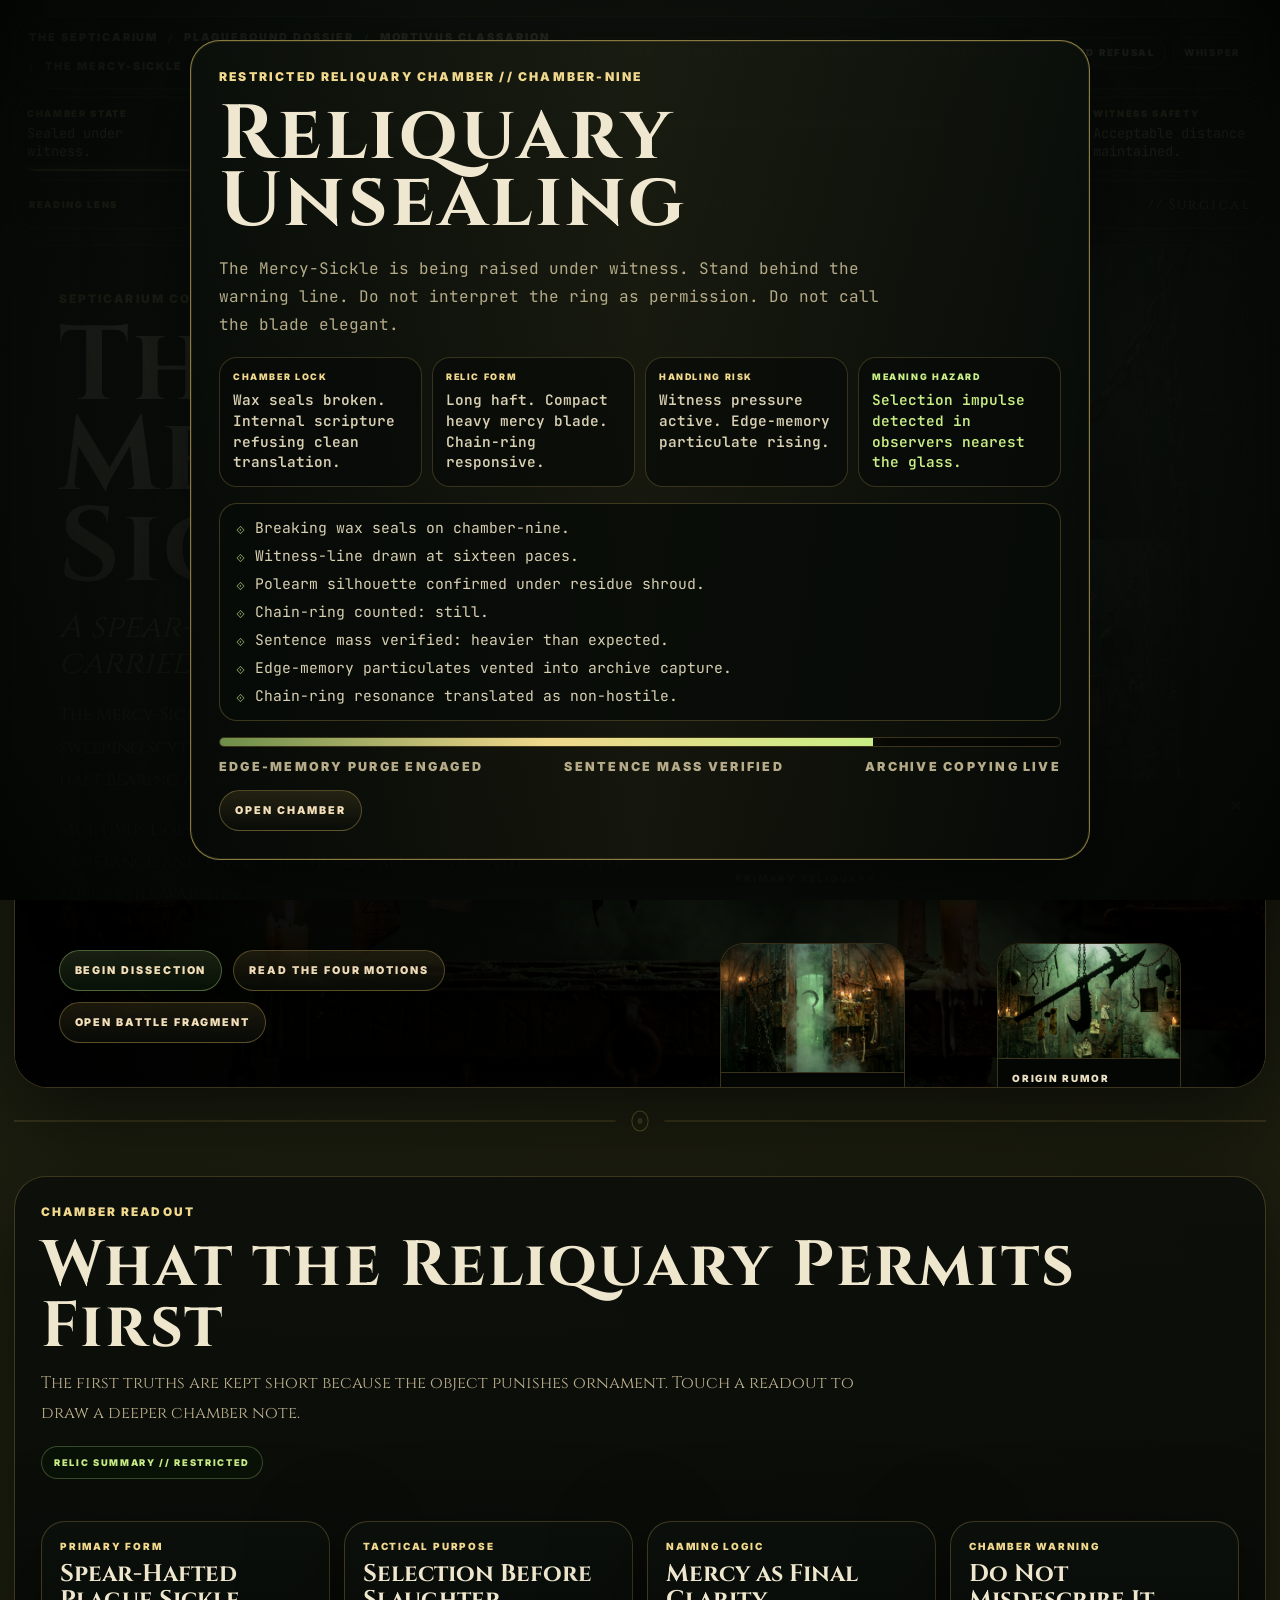
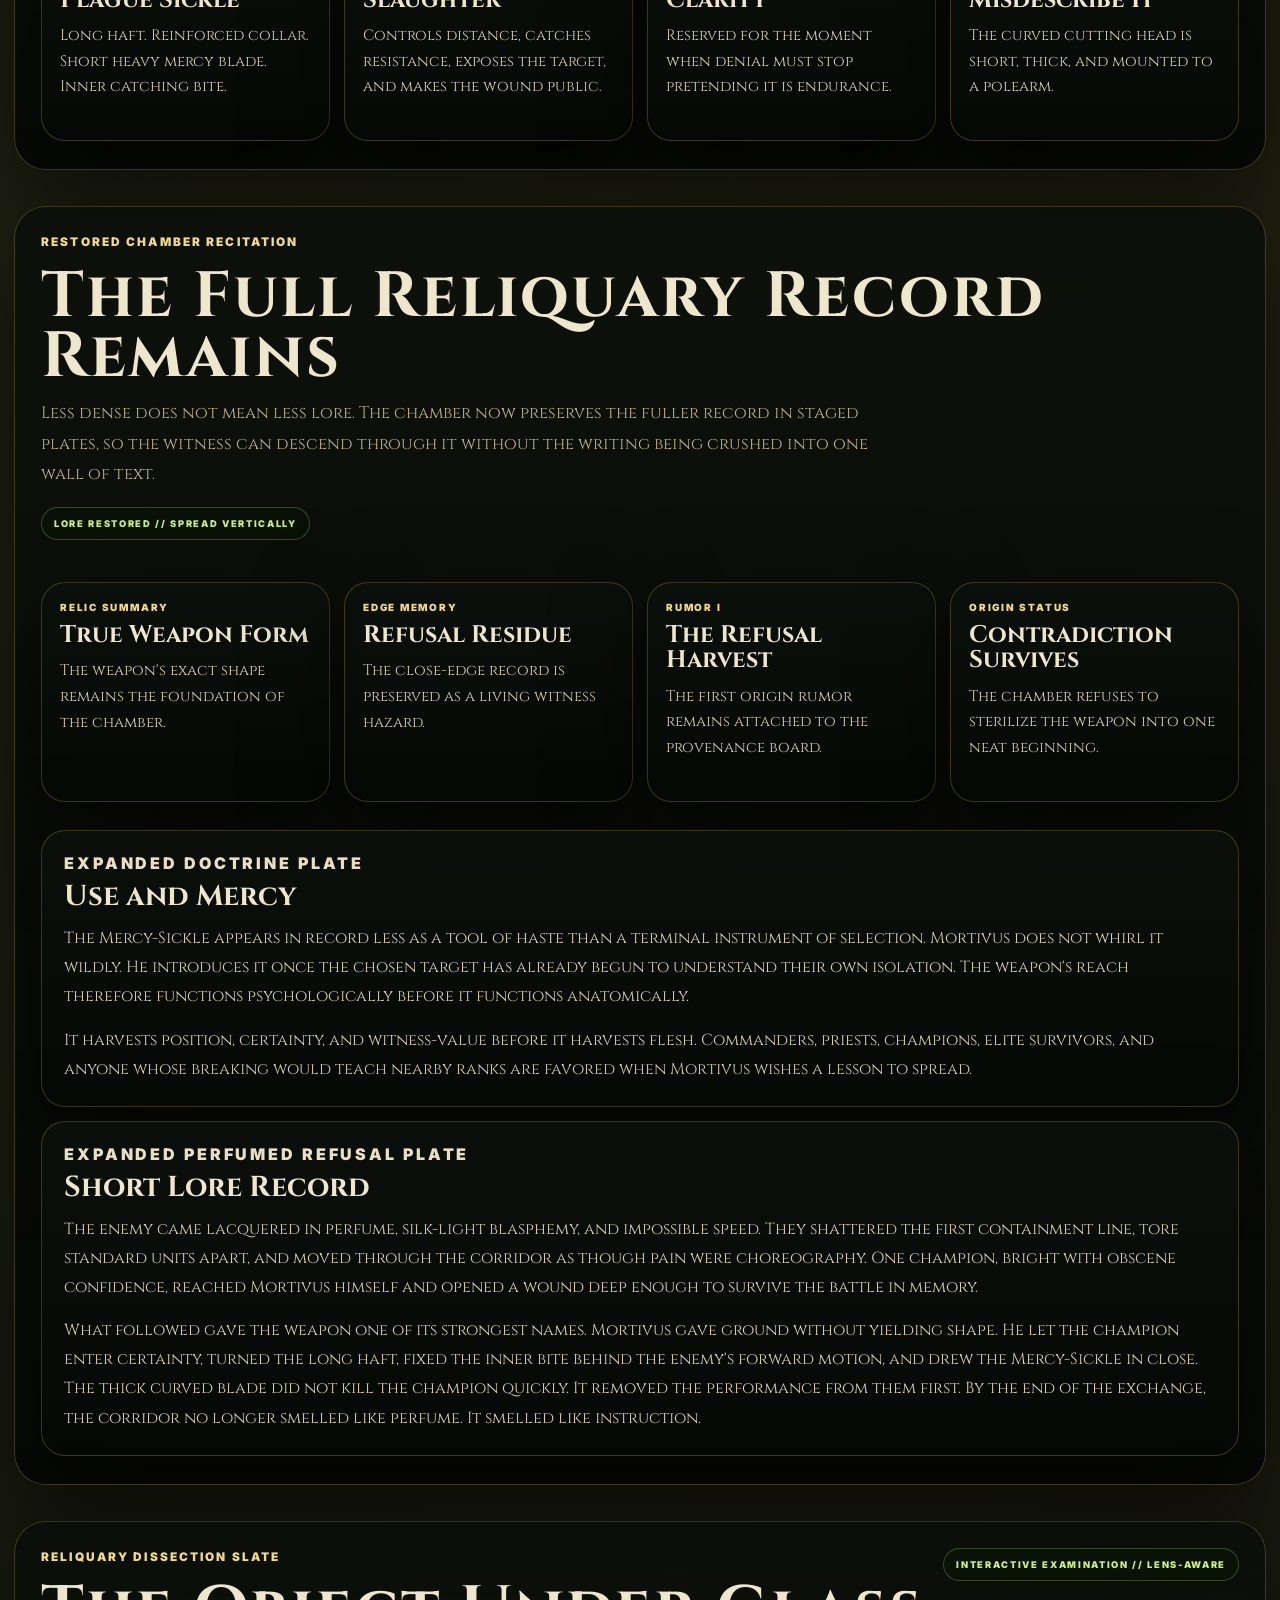
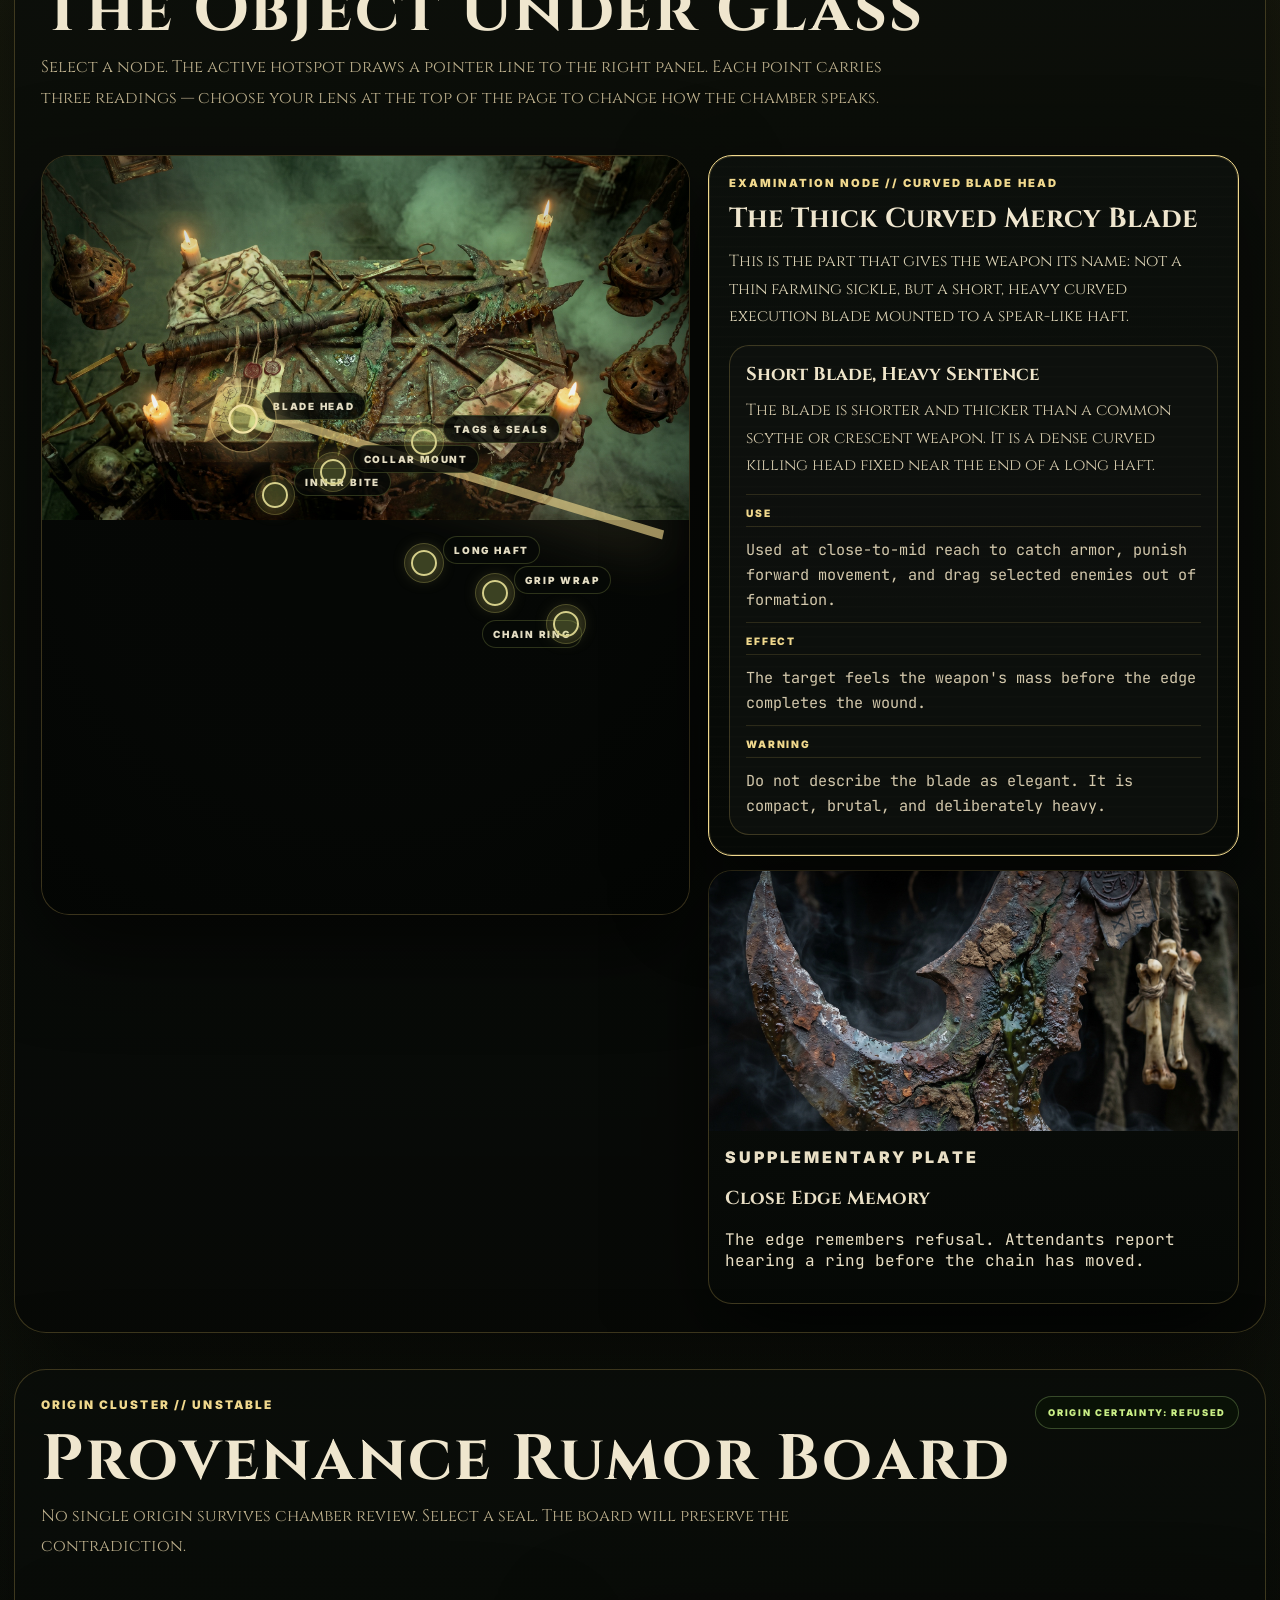
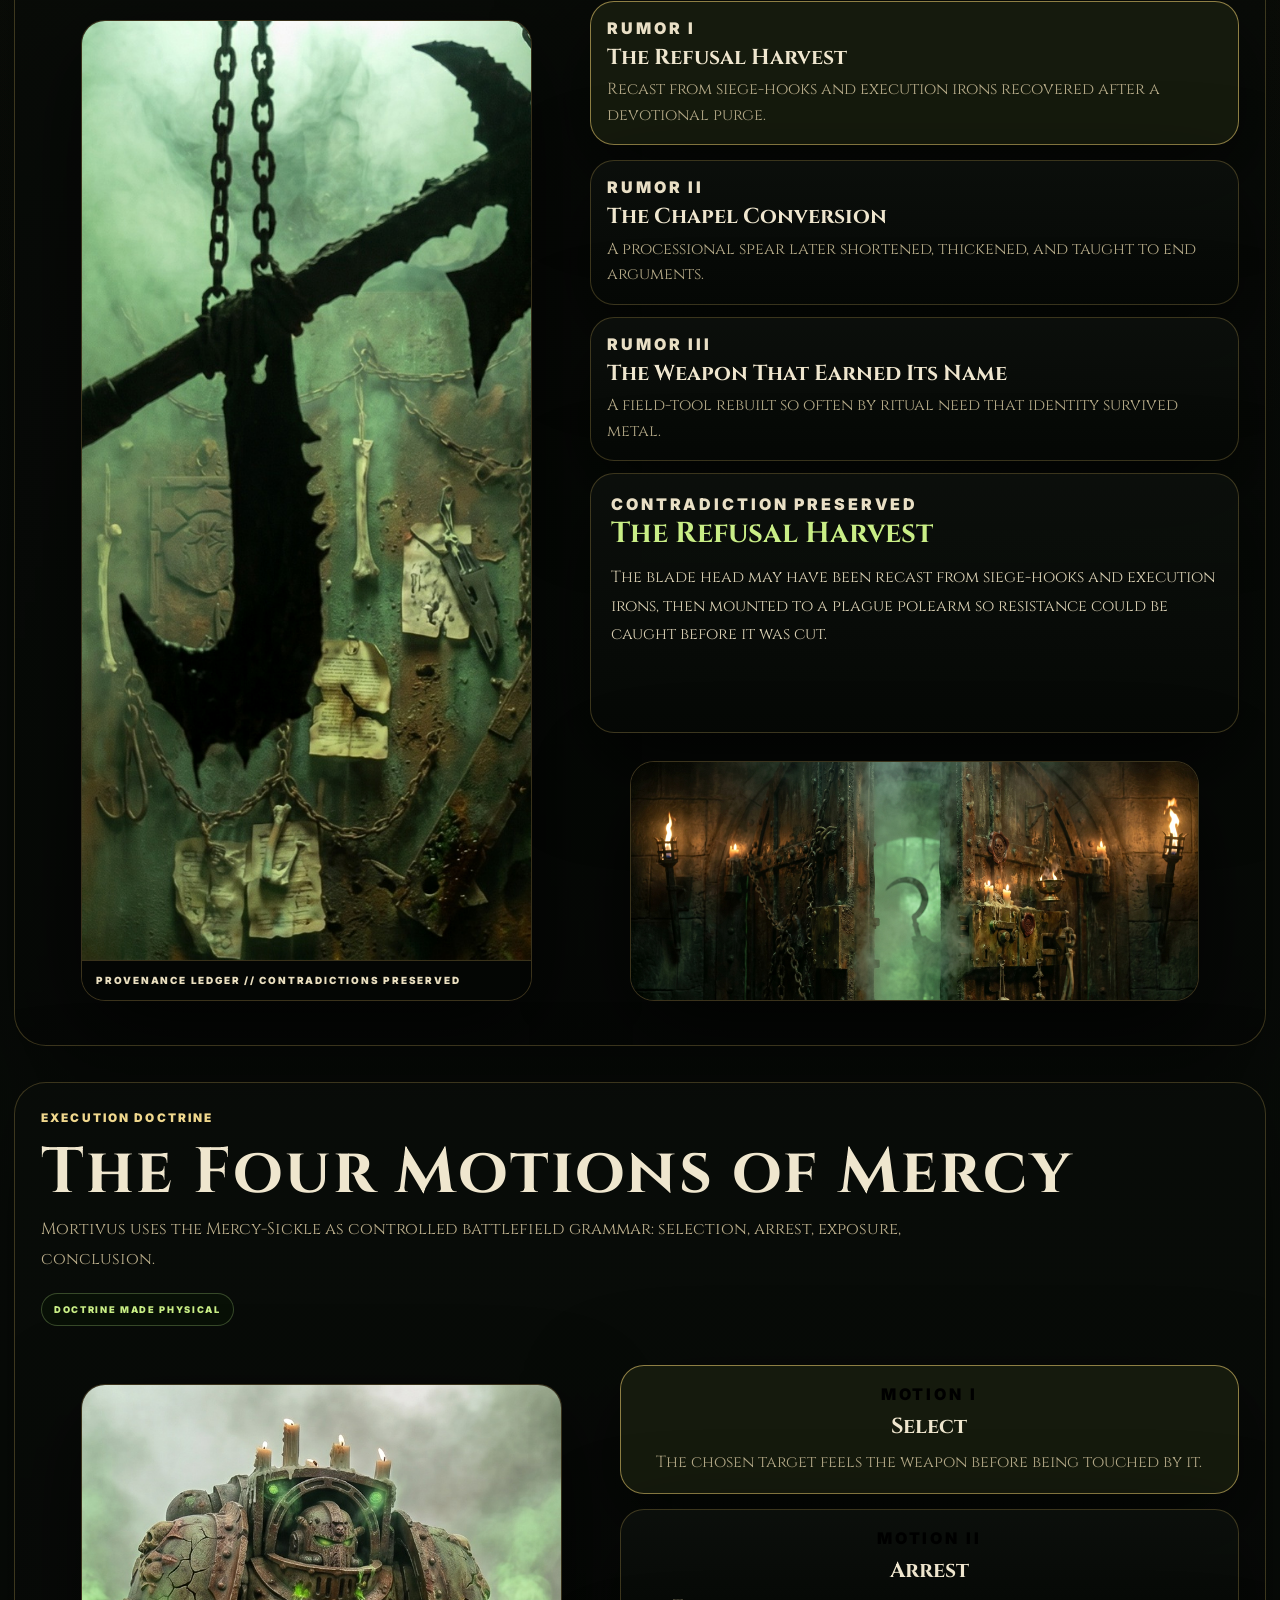
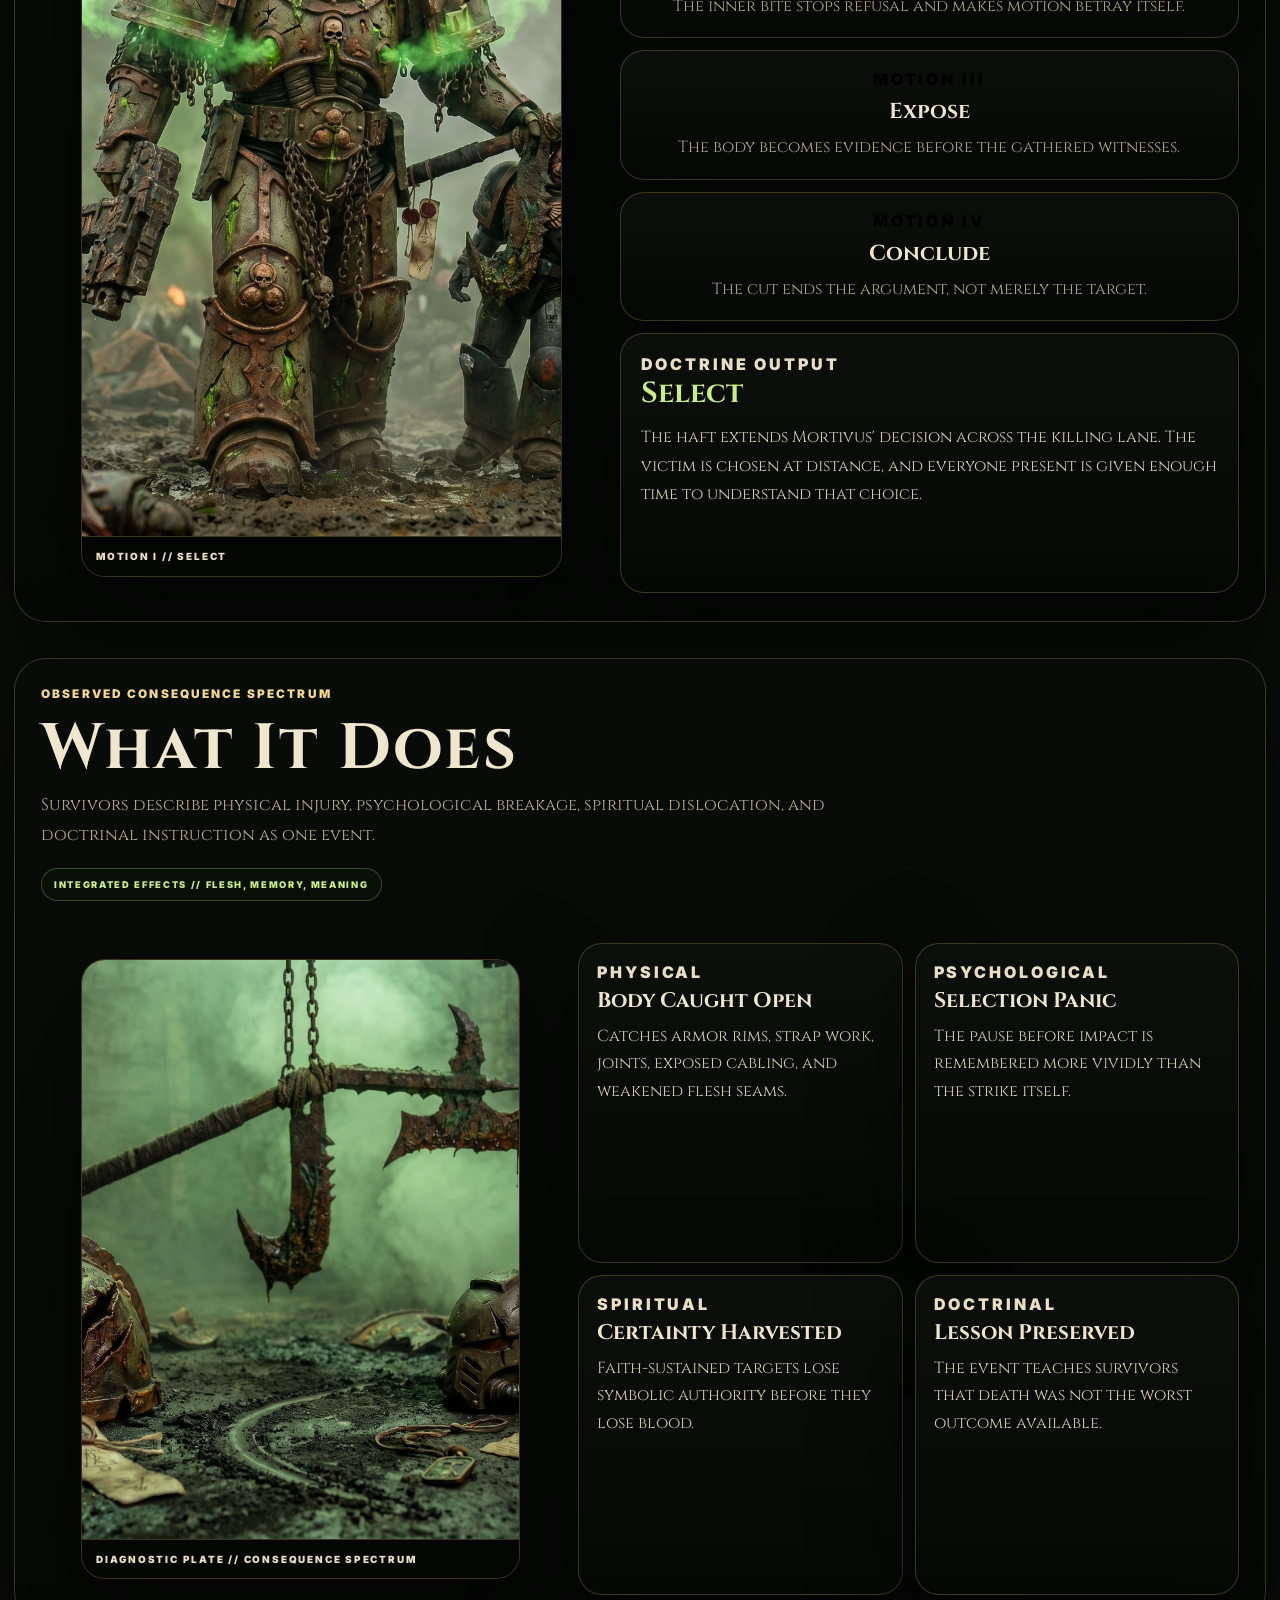
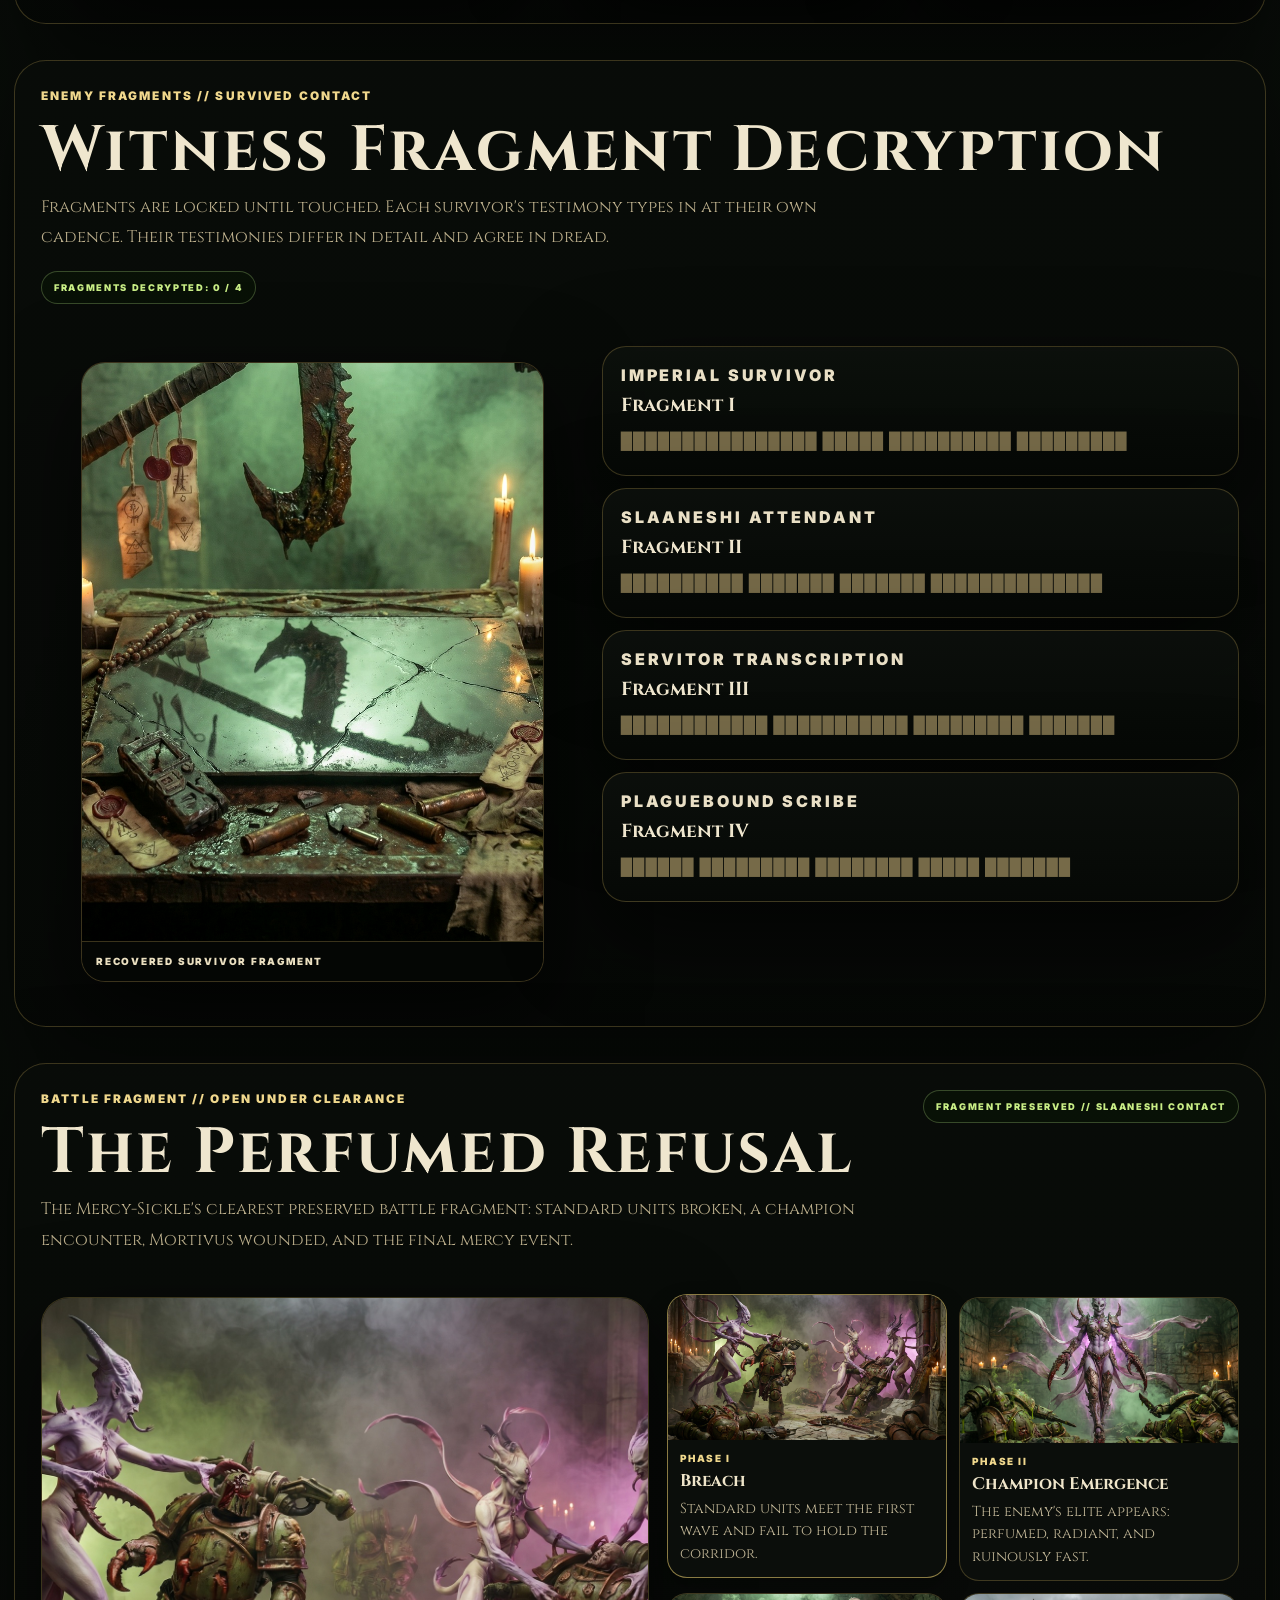
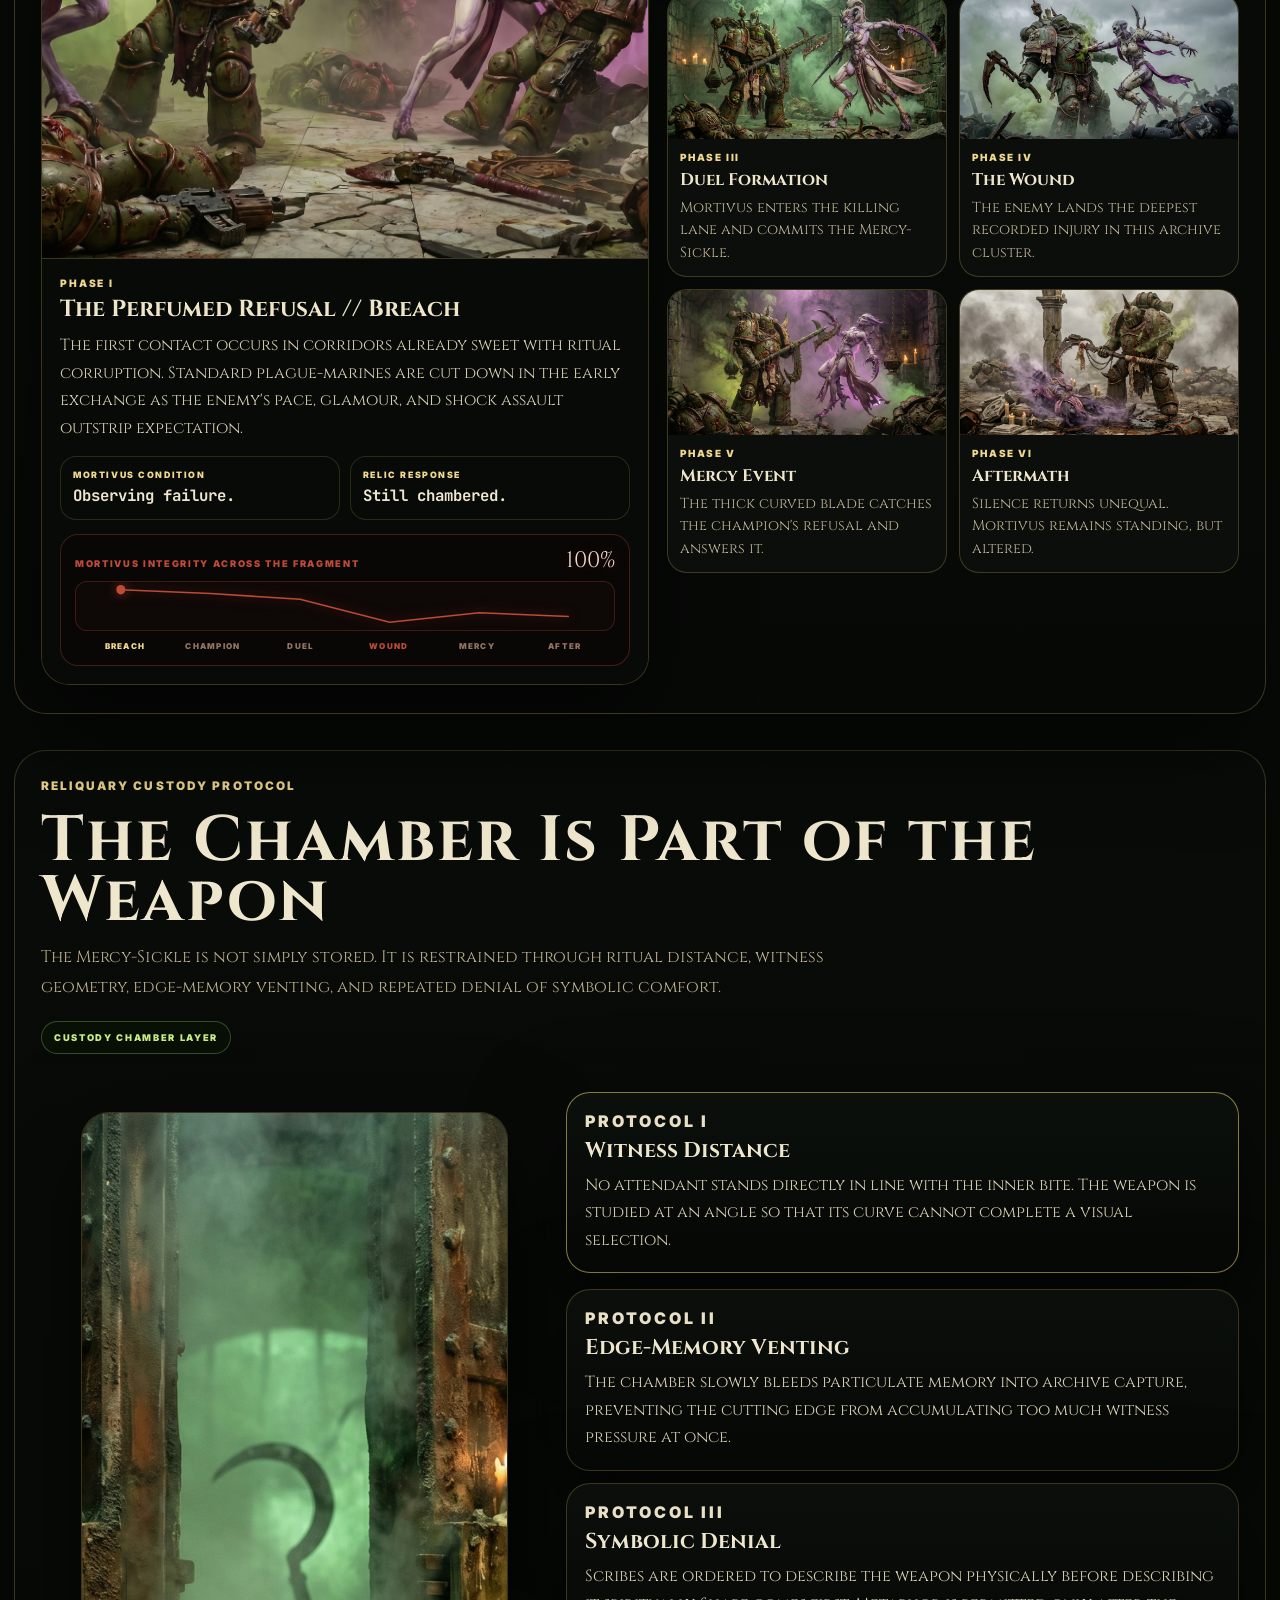
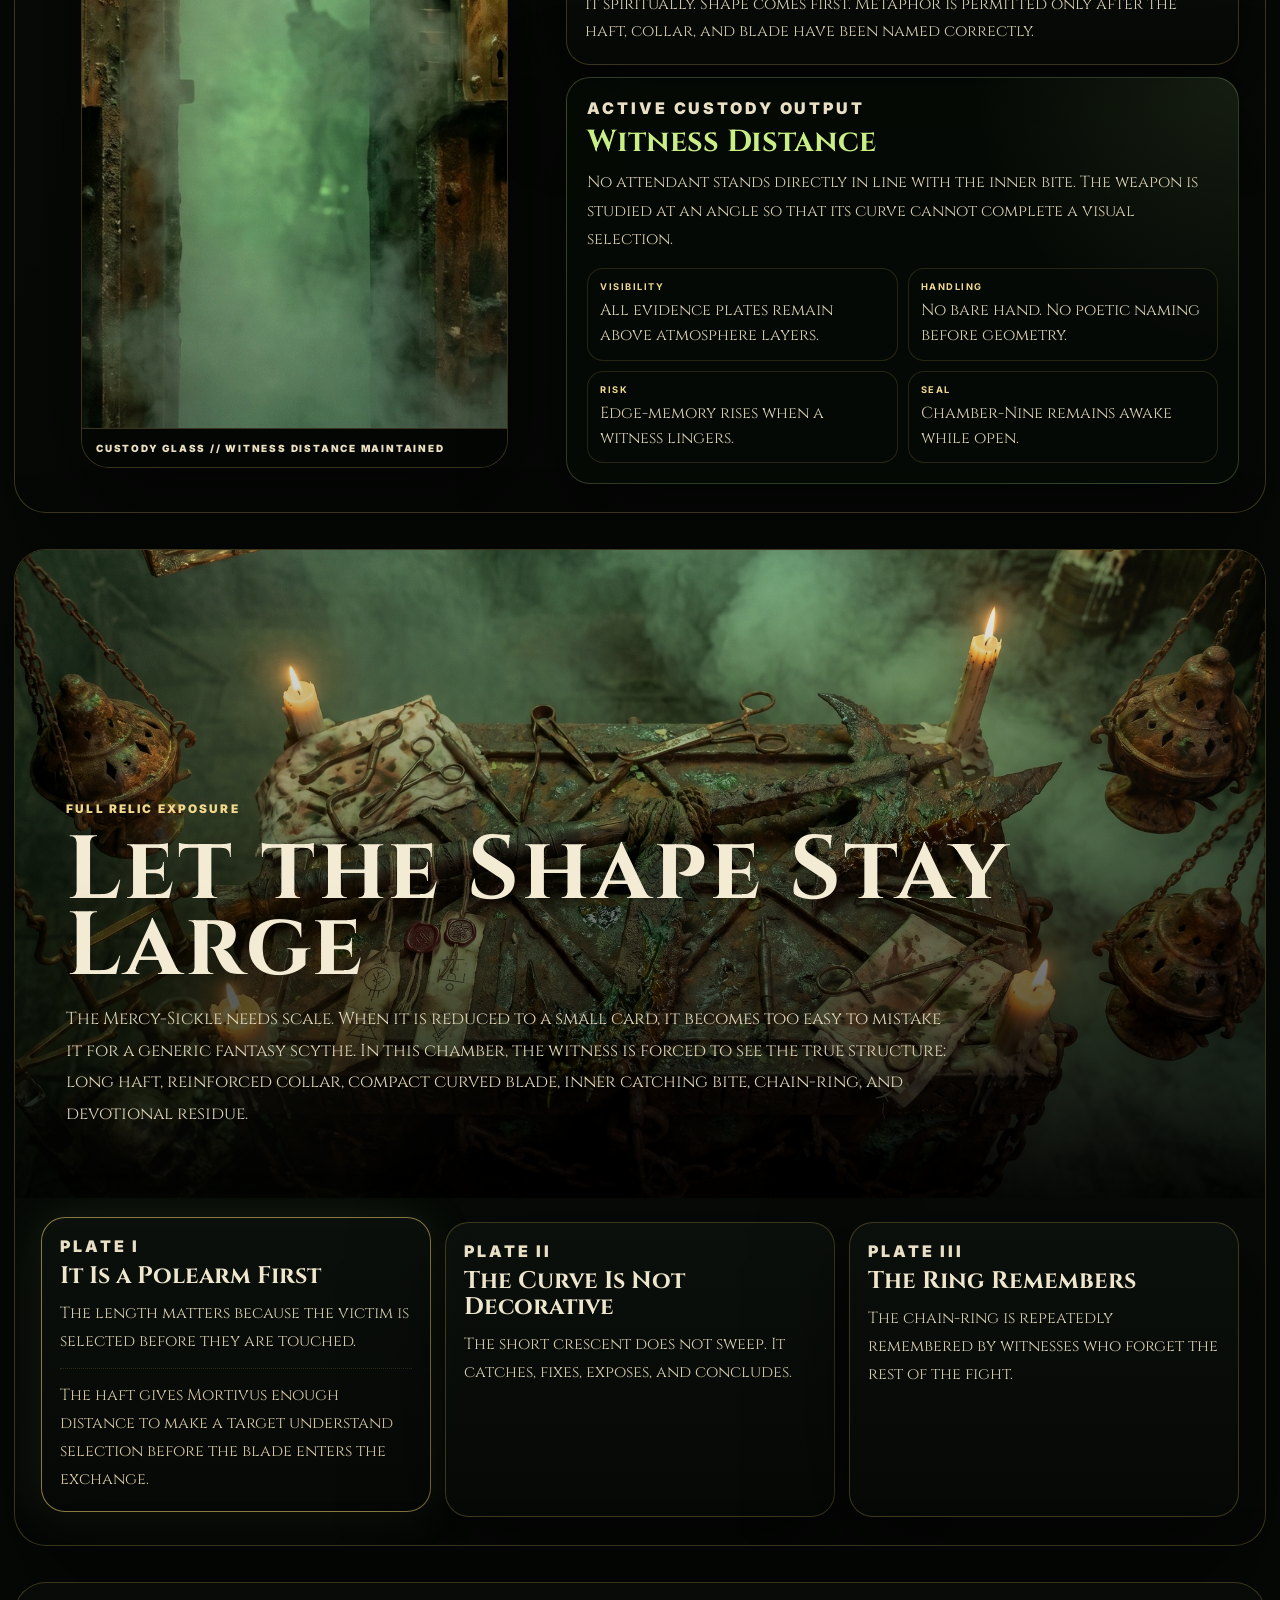
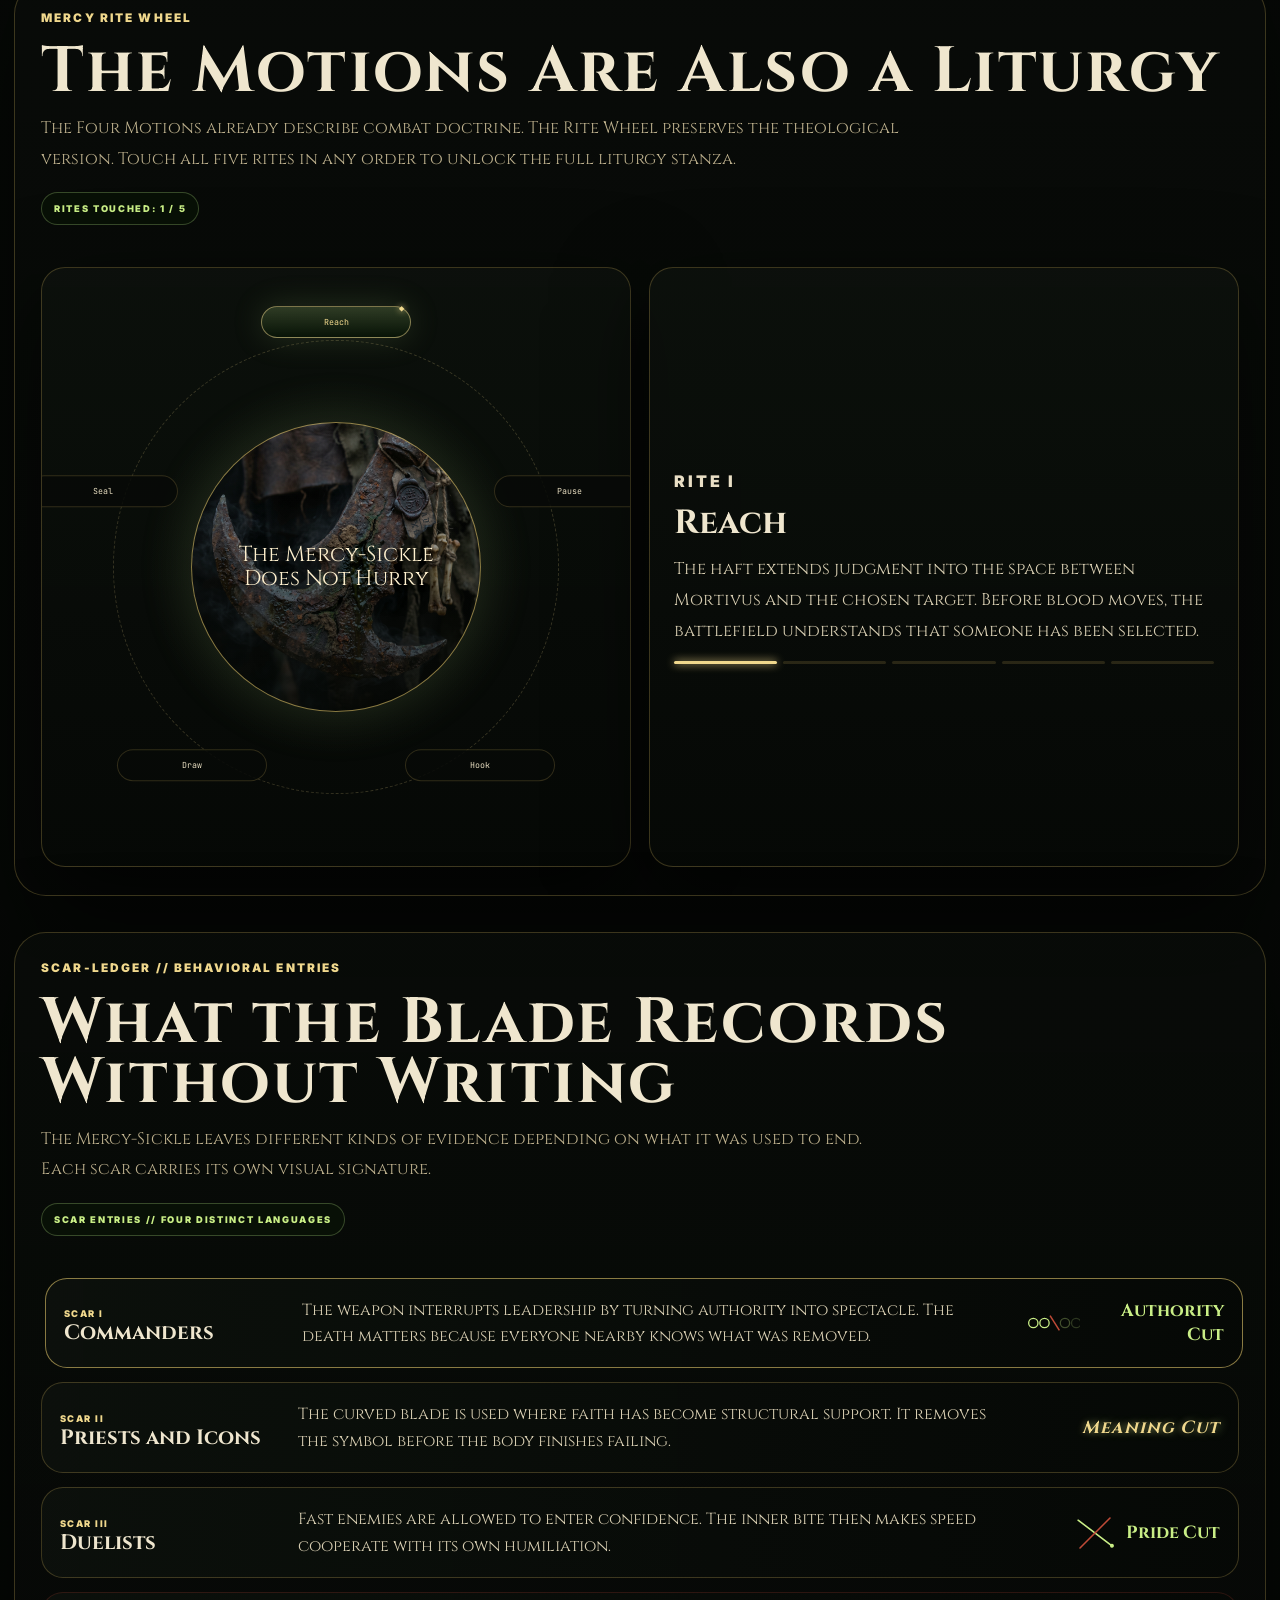
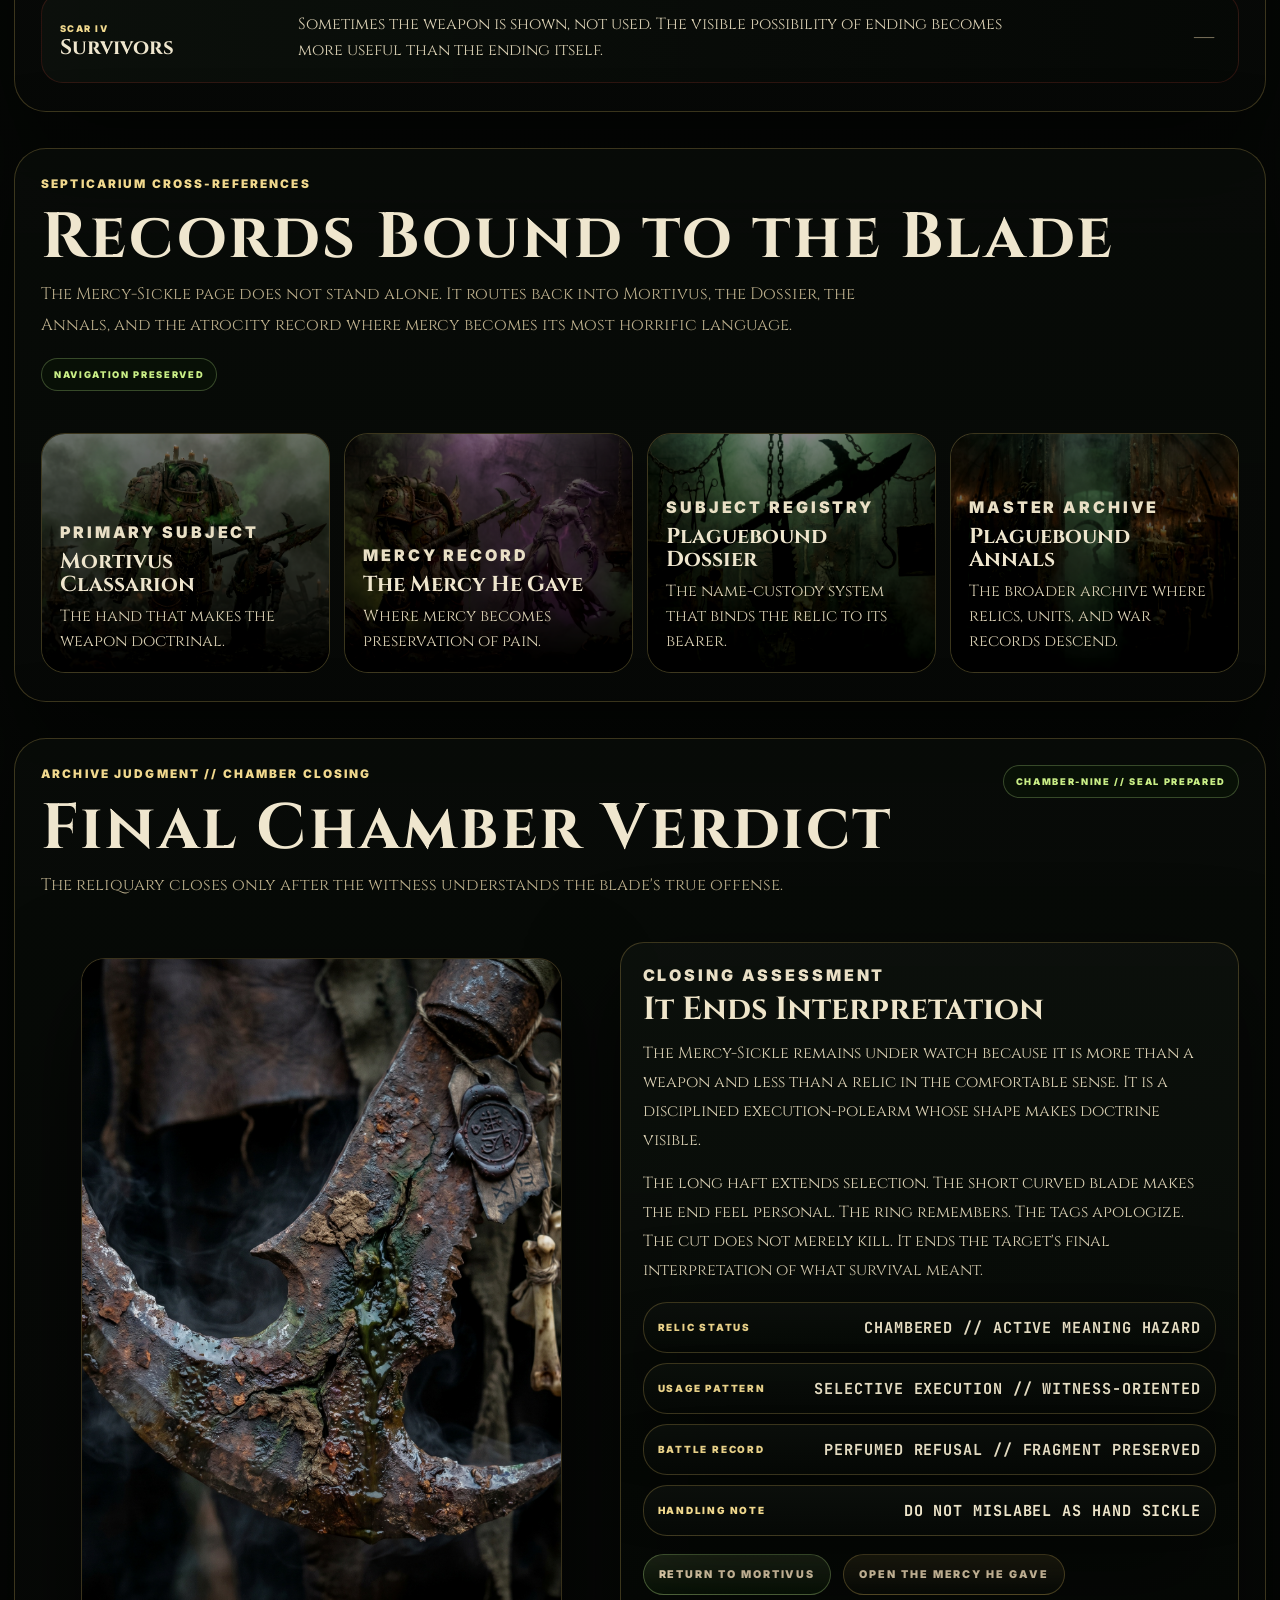
<file: the-mercy-sickle.html>
<!DOCTYPE html>
<html lang="en">
<head>
  <meta charset="UTF-8" />
  <meta name="viewport" content="width=device-width, initial-scale=1.0" />
  <meta name="description" content="The Mercy-Sickle reliquary chamber of The Septicarium, a sealed examination of Mortivus Classarion's spear-hafted plague sickle." />
  <title>The Mercy-Sickle | The Septicarium</title>
  <link rel="preconnect" href="https://fonts.googleapis.com">
  <link rel="preconnect" href="https://fonts.gstatic.com" crossorigin>
  <link href="https://fonts.googleapis.com/css2?family=Cinzel:wght@400;500;600;700;800&family=Inter:wght@400;500;600;700;800&family=JetBrains+Mono:wght@400;500;600;700;800&display=swap" rel="stylesheet">
  <style>
    :root{
      --bg:#050705;--bg-2:#090d09;--panel:#0d120d;--panel-2:#121712;
      --line:rgba(196,168,86,.28);--line-bright:rgba(216,190,102,.62);
      --text:#e9dfc5;--text-strong:#fff1cf;--muted:#b6ab89;--dim:#786f59;
      --gold:#c7b06a;--gold-hot:#f0d88d;
      --plague:#9dc374;--plague-hot:#c9ee86;--plague-2:#6d8e49;
      --warning:#d4a056;--blood:#7c2d22;--blood-hot:#bf4a37;
      --shadow:0 30px 92px rgba(0,0,0,.58);
      --radius:30px;--radius-sm:20px;--max:1520px;
      --ease:cubic-bezier(.2,.8,.2,1);
      --edge:0.18;
      --lens-color:var(--gold-hot);
    }
    *{box-sizing:border-box}
    html{scroll-behavior:smooth}
    body{margin:0;min-height:100vh;overflow-x:hidden;color:var(--text);font-family:"JetBrains Mono",ui-monospace,monospace;background:radial-gradient(circle at 20% 10%,rgba(117,144,69,.13),transparent 26%),radial-gradient(circle at 80% 12%,rgba(210,157,65,.09),transparent 24%),radial-gradient(circle at 50% 72%,rgba(105,141,76,.09),transparent 34%),linear-gradient(180deg,#050705 0%,#090d09 46%,#040604 100%);transition:background .65s var(--ease),filter .65s var(--ease)}
    body.locked{overflow:hidden}
    body.idle{filter:saturate(.84) brightness(.92)}
    body[data-risk="sealed"]{background:radial-gradient(circle at 20% 10%,rgba(117,144,69,.13),transparent 26%),radial-gradient(circle at 80% 12%,rgba(210,157,65,.09),transparent 24%),linear-gradient(180deg,#050705 0%,#090d09 46%,#040604 100%)}
    body[data-risk="stirring"]{background:radial-gradient(circle at 16% 8%,rgba(117,144,69,.16),transparent 26%),radial-gradient(circle at 80% 12%,rgba(210,157,65,.11),transparent 25%),radial-gradient(circle at 54% 76%,rgba(157,195,116,.10),transparent 36%),linear-gradient(180deg,#040704 0%,#0a1008 48%,#030503 100%)}
    body[data-risk="hazard"]{background:radial-gradient(circle at 16% 8%,rgba(157,195,116,.21),transparent 27%),radial-gradient(circle at 82% 12%,rgba(210,157,65,.08),transparent 25%),radial-gradient(circle at 50% 82%,rgba(124,45,34,.12),transparent 38%),linear-gradient(180deg,#030503 0%,#071105 50%,#020402 100%)}
    body[data-risk="critical"]{background:radial-gradient(circle at 14% 8%,rgba(157,195,116,.28),transparent 29%),radial-gradient(circle at 82% 12%,rgba(240,216,141,.08),transparent 25%),radial-gradient(circle at 50% 82%,rgba(124,45,34,.18),transparent 40%),linear-gradient(180deg,#020302 0%,#061504 52%,#010201 100%)}

    body.ring-witness::before{content:"";position:fixed;inset:0;pointer-events:none;z-index:3;background:radial-gradient(ellipse at center,transparent 40%,rgba(124,45,34,.07) 70%,rgba(124,45,34,.16));animation:heartbeat 1.6s ease-in-out infinite}
    @keyframes heartbeat{0%,100%{opacity:.7}30%{opacity:1}50%{opacity:.8}65%{opacity:1}}
    body.chamber-selecting::after{content:"THE CHAMBER HAS BEGUN SELECTING";position:fixed;left:50%;bottom:6px;transform:translateX(-50%);color:rgba(191,74,55,.78);font-family:"Inter",sans-serif;font-size:.55rem;letter-spacing:.36em;font-weight:900;z-index:80;pointer-events:none;text-shadow:0 0 12px rgba(124,45,34,.5);animation:selectingPulse 3.2s ease-in-out infinite}
    @keyframes selectingPulse{0%,100%{opacity:.4}50%{opacity:.85}}

    a{color:inherit}button{font:inherit}
    ::selection{background:rgba(240,216,141,.28);color:var(--text-strong)}
    h1,h2,h3,h4{font-family:"Cinzel",Georgia,serif}
    .label,.kicker,.chip,.btn,.nav a,.nav button,.readout-label,.small-note,.node-label,.ledger-key{font-family:"Inter",system-ui,sans-serif;text-transform:uppercase;letter-spacing:.18em;font-weight:900}

    #sporeCanvas,#bladeAuraCanvas,#edgeMemoryCanvas{position:fixed;inset:0;width:100%;height:100%;pointer-events:none}
    #sporeCanvas{z-index:0;opacity:.84}
    #bladeAuraCanvas{z-index:0;opacity:0;mix-blend-mode:screen;transition:opacity .8s var(--ease)}
    #edgeMemoryCanvas{z-index:2;opacity:0;mix-blend-mode:screen;transition:opacity .8s var(--ease)}
    body.aura-active #bladeAuraCanvas{opacity:.38}
    body.edge-active #edgeMemoryCanvas{opacity:.32}

    .grain,.scanline{position:fixed;inset:0;pointer-events:none;z-index:1}
    .grain{opacity:.07;background-image:radial-gradient(circle at 20% 30%,rgba(255,255,255,.55) 0 1px,transparent 1px),radial-gradient(circle at 70% 80%,rgba(255,255,255,.38) 0 1px,transparent 1px),radial-gradient(circle at 80% 10%,rgba(255,255,255,.48) 0 1px,transparent 1px),radial-gradient(circle at 10% 90%,rgba(255,255,255,.30) 0 1px,transparent 1px);background-size:190px 190px,230px 230px,260px 260px,300px 300px;mix-blend-mode:screen}
    .scanline{opacity:.14;background:repeating-linear-gradient(to bottom,rgba(240,216,141,.033) 0px,rgba(240,216,141,.033) 1px,transparent 2px,transparent 6px);mix-blend-mode:screen}

    .skip-link{position:absolute;top:-80px;left:16px;z-index:300;padding:12px 16px;border-radius:999px;background:var(--gold-hot);color:#151007;font-weight:900;text-decoration:none;transition:.2s ease}
    .skip-link:focus{top:16px}

    .descent-veil{position:fixed;inset:0;z-index:290;pointer-events:none;background:radial-gradient(circle at 50% 50%,rgba(196,168,86,.18),rgba(0,0,0,.4) 40%,rgba(0,0,0,.98));opacity:0;transition:opacity .55s var(--ease)}
    .descent-veil.active{opacity:1;pointer-events:auto}
    .descent-veil::after{content:"DESCENDING";position:absolute;left:50%;top:50%;transform:translate(-50%,-50%);font-family:"Cinzel",serif;font-size:clamp(1.6rem,4vw,3.4rem);letter-spacing:.4em;color:rgba(240,216,141,.92);text-shadow:0 0 40px rgba(196,168,86,.6);opacity:0;transition:opacity .35s ease .2s}
    .descent-veil.active::after{opacity:1}
    .descent-veil[data-direction="up"]::after{content:"ASCENDING"}
    .descent-veil::before{content:"";position:absolute;left:0;right:0;top:50%;height:2px;background:linear-gradient(90deg,transparent,rgba(240,216,141,.8),transparent);transform:translateY(-50%) scaleX(0);transform-origin:center;transition:transform .65s var(--ease) .15s}
    .descent-veil.active::before{transform:translateY(-50%) scaleX(1)}

    .boot-overlay{position:fixed;inset:0;z-index:200;display:grid;place-items:center;padding:22px;background:radial-gradient(circle at center,rgba(25,32,25,.76),rgba(3,5,3,.96)),linear-gradient(180deg,rgba(92,113,57,.08),rgba(0,0,0,.82));transition:opacity .75s var(--ease),visibility .75s var(--ease)}
    .boot-overlay.hidden{opacity:0;visibility:hidden;pointer-events:none}
    .boot-shell{width:min(900px,100%);border:1px solid var(--line-bright);border-radius:30px;background:linear-gradient(180deg,rgba(11,16,11,.96),rgba(6,9,6,.98));box-shadow:0 0 0 1px rgba(197,168,84,.12) inset,var(--shadow);padding:28px;position:relative;overflow:hidden}
    .boot-shell::before{content:"";position:absolute;inset:0;background:linear-gradient(90deg,transparent 0,rgba(194,173,90,.08) 50%,transparent 100%);animation:scanSweep 2.4s linear infinite;pointer-events:none}
    @keyframes scanSweep{from{transform:translateX(-100%)}to{transform:translateX(100%)}}
    .boot-inner{position:relative;z-index:2}
    .boot-kicker{color:var(--gold-hot);font-size:.76rem;margin-bottom:18px}
    .boot-title{font-size:clamp(2.4rem,6vw,5.6rem);line-height:.88;margin:0 0 18px;color:#efe7cf;letter-spacing:.045em}
    .boot-text{color:var(--muted);font-size:1rem;max-width:68ch;line-height:1.75;margin:0 0 18px}
    .boot-grid{display:grid;grid-template-columns:repeat(4,minmax(0,1fr));gap:10px;margin-bottom:16px}
    .boot-cell{border:1px solid rgba(196,168,86,.25);border-radius:18px;background:rgba(8,11,8,.72);padding:13px;min-height:108px}
    .boot-cell .label{color:var(--gold-hot);font-size:.56rem;margin-bottom:8px}
    .boot-cell strong{display:block;color:#d9d0b3;font-size:.9rem;line-height:1.45;font-weight:600}
    .boot-cell.rot .label,.boot-cell.rot strong{color:var(--plague-hot)}
    .boot-log{border:1px solid var(--line);border-radius:18px;background:rgba(8,11,8,.82);padding:14px 16px;min-height:140px;display:grid;gap:8px;margin-bottom:16px;color:#d9d0b3;font-size:.92rem}
    .boot-log-line{display:flex;gap:10px;align-items:flex-start;opacity:0;transform:translateY(8px);animation:rise .28s var(--ease) forwards}
    .boot-log-line::before{content:"⟐";color:var(--plague);flex:0 0 auto;margin-top:1px}
    @keyframes rise{to{opacity:1;transform:none}}
    .boot-progress{height:10px;border:1px solid var(--line);border-radius:999px;background:rgba(0,0,0,.45);overflow:hidden;margin-bottom:12px}
    .boot-progress span{display:block;height:100%;width:0%;background:linear-gradient(90deg,var(--plague-2),var(--gold-hot),var(--plague-hot));box-shadow:0 0 22px rgba(183,171,93,.28);transition:width .35s ease}
    .boot-foot{display:flex;justify-content:space-between;gap:12px;flex-wrap:wrap;color:var(--muted);font-size:.78rem}
    .boot-reenter{color:var(--gold-hot);font-size:.92rem;line-height:1.5;border:1px solid rgba(196,168,86,.32);border-radius:14px;background:rgba(20,16,8,.6);padding:9px 12px;margin-top:14px;display:none}
    body.re-entering .boot-reenter{display:block}

    .site-shell{width:min(var(--max),calc(100% - 28px));margin:0 auto;position:relative;z-index:10;padding:16px 0 74px}

    .top-shell{position:sticky;top:10px;z-index:70;display:grid;gap:8px;margin-bottom:16px}
    .topbar,.relic-meter,.lens-bar{border:1px solid rgba(196,168,86,.24);border-radius:24px;background:rgba(8,11,8,.78);backdrop-filter:blur(14px);box-shadow:0 14px 40px rgba(0,0,0,.34)}
    .topbar{display:grid;grid-template-columns:1fr auto;gap:14px;align-items:center;padding:12px 14px}
    .crumbs{display:flex;flex-wrap:wrap;gap:10px;align-items:center;font-size:.68rem;color:var(--muted);line-height:1.65}
    .crumbs a{color:#d7cca9;text-decoration:none;border-bottom:1px solid transparent}
    .crumbs a:hover{border-color:#d7cca9}
    .crumbs .sep{opacity:.45}
    .nav{display:flex;gap:7px;flex-wrap:wrap;justify-content:flex-end}
    .nav a,.nav button{font-size:.60rem;color:#e9e0c6;text-decoration:none;border:1px solid rgba(196,168,86,.25);border-radius:999px;background:rgba(14,17,10,.72);padding:9px 10px;cursor:pointer;transition:.2s var(--ease)}
    .nav a:hover,.nav button:hover{transform:translateY(-2px);border-color:var(--line-bright);background:rgba(42,33,16,.82)}

    .relic-meter{padding:10px 12px;display:grid;grid-template-columns:160px 1fr 160px;gap:12px;align-items:center;position:relative;overflow:hidden}
    .relic-meter::after{content:"";position:absolute;left:0;right:0;bottom:0;height:2px;background:linear-gradient(90deg,var(--gold),var(--plague),var(--blood-hot));transform:scaleX(var(--edge));transform-origin:left;transition:transform .55s var(--ease);box-shadow:0 0 18px rgba(157,195,116,.5)}
    .readout-label{color:var(--gold-hot);font-size:.58rem;margin-bottom:5px}
    .readout-value{color:#e8d7af;font-size:.86rem;line-height:1.35}
    .meter-bars{display:grid;gap:7px}
    .bar-row{display:grid;grid-template-columns:126px 1fr 45px;gap:10px;align-items:center}
    .bar-row .label{font-size:.54rem;color:var(--gold-hot)}
    .bar-row.rot .label{color:var(--plague-hot)}
    .bar-shell{height:10px;border:1px solid rgba(196,168,86,.18);border-radius:999px;background:rgba(255,255,255,.05);overflow:hidden}
    .bar-fill{height:100%;width:var(--w);background:linear-gradient(90deg,var(--gold),var(--gold-hot));transition:width .45s var(--ease)}
    .bar-row.rot .bar-fill{background:linear-gradient(90deg,var(--plague-2),var(--plague),var(--plague-hot))}
    .bar-num{color:#d8c8a3;font-size:.72rem;text-align:right}

    .lens-bar{padding:9px 14px;display:grid;grid-template-columns:auto 1fr auto;gap:14px;align-items:center}
    .lens-bar .label{color:var(--gold-hot);font-size:.58rem}
    .lens-pills{display:flex;gap:6px;flex-wrap:wrap;justify-content:center}
    .lens-pill{border:1px solid rgba(196,168,86,.25);border-radius:999px;background:rgba(14,17,10,.66);color:#d8c8a3;font-family:"Inter",sans-serif;text-transform:uppercase;letter-spacing:.16em;font-size:.58rem;font-weight:900;padding:8px 14px;cursor:pointer;transition:.2s var(--ease)}
    .lens-pill:hover{transform:translateY(-1px);border-color:var(--line-bright)}
    .lens-pill.active[data-lens="surgical"]{background:linear-gradient(180deg,rgba(240,216,141,.22),rgba(20,16,8,.92));color:var(--gold-hot);border-color:rgba(240,216,141,.5)}
    .lens-pill.active[data-lens="liturgical"]{background:linear-gradient(180deg,rgba(157,195,116,.22),rgba(8,18,7,.92));color:var(--plague-hot);border-color:rgba(157,195,116,.5)}
    .lens-pill.active[data-lens="battlefield"]{background:linear-gradient(180deg,rgba(191,74,55,.22),rgba(20,8,6,.92));color:var(--blood-hot);border-color:rgba(191,74,55,.5)}
    .lens-mark{color:var(--lens-color);font-family:"Cinzel",serif;font-size:.84rem;letter-spacing:.18em}
    body[data-lens="surgical"]{--lens-color:var(--gold-hot)}
    body[data-lens="liturgical"]{--lens-color:var(--plague-hot)}
    body[data-lens="battlefield"]{--lens-color:var(--blood-hot)}

    .hero{position:relative;min-height:84vh;border:1px solid var(--line);border-radius:34px;overflow:hidden;box-shadow:var(--shadow);isolation:isolate;display:grid;grid-template-columns:1.05fr .95fr;gap:24px;padding:clamp(20px,3.4vw,48px);background:#050605}
    .hero::before{content:"";position:absolute;inset:0;z-index:-2;background:linear-gradient(100deg,rgba(4,6,4,.96) 0%,rgba(6,8,6,.82) 42%,rgba(6,8,6,.35) 76%,rgba(4,6,4,.88) 100%),url("Assets/Mercy-Sickle/mercy-sickle-hero.jpeg") center/cover no-repeat;transform:scale(1.035) translate(var(--hero-px,0),var(--hero-py,0));filter:contrast(1.06) saturate(.96);transition:transform .8s var(--ease),filter .8s var(--ease)}
    .hero:hover::before{transform:scale(1.065) translate(var(--hero-px,0),var(--hero-py,0));filter:contrast(1.08) saturate(1.04)}
    .hero::after{content:"";position:absolute;inset:0;z-index:-1;background:radial-gradient(circle at 20% 42%,rgba(199,176,106,.22),transparent 25%),radial-gradient(circle at 80% 38%,rgba(157,195,116,.16),transparent 30%),linear-gradient(180deg,transparent 25%,rgba(0,0,0,.76));pointer-events:none}
    .hero-left,.hero-right{display:flex;flex-direction:column;justify-content:flex-end;min-height:calc(84vh - 96px)}
    .eyebrow,.kicker{color:var(--gold-hot);font-size:.74rem;line-height:1.65;margin-bottom:14px}
    h1{margin:0 0 16px;font-size:clamp(3.2rem,8.2vw,7.4rem);line-height:.86;letter-spacing:.035em;color:#f0e8d1;text-shadow:0 14px 38px rgba(0,0,0,.66)}
    .hero-sub{font-family:"Cinzel",Georgia,serif;font-size:clamp(1.35rem,2.5vw,2.2rem);color:var(--plague-hot);font-style:italic;line-height:1.12;max-width:28ch;margin:0 0 18px}
    .hero-copy{font-family:"Cinzel",Georgia,serif;font-size:1.08rem;line-height:1.86;color:#ddd3b8;max-width:72ch;margin:0 0 18px}
    .hero-actions{display:flex;flex-wrap:wrap;gap:11px;margin-top:22px}
    .btn{border:1px solid rgba(196,168,86,.38);border-radius:999px;color:#f3dfba;background:linear-gradient(180deg,rgba(196,168,86,.14),rgba(9,12,8,.86));text-decoration:none;padding:13px 15px;font-size:.67rem;cursor:pointer;transition:.22s var(--ease);display:inline-flex;align-items:center;justify-content:center;gap:8px}
    .btn:hover{transform:translateY(-2px);border-color:var(--line-bright);background:linear-gradient(180deg,rgba(196,168,86,.22),rgba(27,31,16,.92));box-shadow:0 18px 40px rgba(0,0,0,.34)}
    .btn.rot{border-color:rgba(157,195,116,.44);background:linear-gradient(180deg,rgba(157,195,116,.16),rgba(9,20,7,.86))}
    .btn:disabled{opacity:.4;cursor:not-allowed;transform:none}

    .hero-grid{display:grid;grid-template-columns:repeat(2,minmax(0,1fr));gap:10px}
    .card,.info-card,.image-frame,.panel,.part-card,.lore-card,.effect-card,.quote,.stage-card,.motion-card,.origin-choice,.witness-card,.status-row,.modal-frame,.reliquary-slab,.custody-step,.protocol-console,.ritual-output,.ritual-wheel{border:1px solid var(--line);border-radius:24px;background:linear-gradient(180deg,rgba(13,17,13,.86),rgba(6,9,6,.92));box-shadow:var(--shadow);position:relative;overflow:hidden}
    .info-card{padding:16px;min-height:128px;cursor:pointer;transition:.24s var(--ease)}
    .info-card:hover,.card:hover,.lore-card:hover,.effect-card:hover,.witness-card:hover,.stage-card:hover,.reliquary-slab:hover,.custody-step:hover{transform:translateY(-4px);border-color:var(--line-bright)}
    .info-card .label{font-size:.62rem;color:var(--gold-hot);margin-bottom:10px}
    .info-card strong{display:block;font-family:"Cinzel",Georgia,serif;font-size:1.14rem;line-height:1.12;color:#efe6ce;margin-bottom:8px}
    .info-card p{margin:0;color:var(--muted);line-height:1.58;font-size:.94rem}

    .hero-right{gap:14px}
    .hero-media{height:520px;display:grid;grid-template-rows:1fr auto;gap:12px}
    .hero-main-img{min-height:360px}
    .image-frame{background:#050605;display:grid;grid-template-rows:1fr auto;box-shadow:var(--shadow)}
    .image-frame img{width:100%;height:100%;object-fit:cover;display:block;filter:contrast(1.05) saturate(.96);transition:transform .65s var(--ease),filter .65s var(--ease)}
    .image-frame:hover img{transform:scale(1.04);filter:contrast(1.08) saturate(1.05)}
    .frame-caption{padding:12px 14px;border-top:1px solid var(--line);background:rgba(4,6,4,.84);color:#eadfc0;font-size:.62rem;line-height:1.5}
    .mini-strip{display:grid;grid-template-columns:repeat(2,minmax(0,1fr));gap:12px}
    .mini-strip .image-frame{height:170px}

    .section{padding-top:36px}
    .section-block{border:1px solid var(--line);border-radius:32px;background:linear-gradient(180deg,rgba(9,12,9,.78),rgba(7,9,7,.92));box-shadow:var(--shadow);overflow:hidden;position:relative}
    .section-header{display:flex;justify-content:space-between;align-items:flex-start;gap:18px;flex-wrap:wrap;padding:26px 26px 0;margin-bottom:18px}
    .section-title{margin:0;color:#efe6ce;font-size:clamp(2.1rem,5vw,4.2rem);line-height:.94;letter-spacing:.035em}
    .section-desc{margin:11px 0 0;max-width:86ch;color:#bdb08d;font-family:"Cinzel",Georgia,serif;line-height:1.84;font-size:1.03rem}
    .chip{color:var(--plague-hot);border:1px solid rgba(157,195,116,.32);border-radius:999px;background:rgba(10,22,7,.60);padding:10px 12px;font-size:.58rem;white-space:nowrap}
    .wide-pad{padding:24px 26px 28px}

    .readout-grid{display:grid;grid-template-columns:repeat(4,minmax(0,1fr));gap:14px;padding:24px 26px 28px}
    .readout-card{padding:18px;min-height:220px;cursor:pointer}
    .readout-card h3{font-size:1.5rem;margin:8px 0 10px;color:#efe6ce;line-height:1.05}
    .readout-card p{font-family:"Cinzel",Georgia,serif;color:#d8ceb2;line-height:1.72;margin:0}
    .revealed-line{max-height:0;overflow:hidden;opacity:0;transition:.45s var(--ease);border-top:1px dotted rgba(196,168,86,.20);padding-top:0;margin-top:0;color:#d7c8a4;font-family:"Cinzel",Georgia,serif;line-height:1.75}
    .open .revealed-line{max-height:240px;opacity:1;padding-top:12px;margin-top:12px}

    .exam-grid{display:grid;grid-template-columns:1.1fr .9fr;gap:18px;align-items:start;padding:24px 26px 28px}
    .relic-stage{position:relative;overflow:hidden;border:1px solid var(--line);border-radius:28px;background:#050705;min-height:760px;box-shadow:var(--shadow)}
    .relic-stage img{display:block;width:100%;height:100%;object-fit:cover;filter:contrast(1.05) saturate(.98);transition:filter .55s var(--ease)}
    body[data-lens="surgical"] .relic-stage img{filter:contrast(1.08) saturate(.92) brightness(1.04)}
    body[data-lens="liturgical"] .relic-stage img{filter:contrast(1.04) saturate(1.06) sepia(.08) hue-rotate(8deg)}
    body[data-lens="battlefield"] .relic-stage img{filter:contrast(1.12) saturate(1.1) brightness(.92)}
    .relic-overlay{position:absolute;inset:0;background:radial-gradient(circle at 50% 45%,transparent 0 26%,rgba(7,10,7,.1) 55%,rgba(2,4,2,.55) 100%);pointer-events:none}
    .pointer-svg{position:absolute;inset:0;pointer-events:none;z-index:2;width:100%;height:100%}
    .pointer-svg path{stroke:var(--lens-color);stroke-width:1.2;fill:none;stroke-dasharray:500;stroke-dashoffset:500;opacity:0;transition:stroke-dashoffset .9s var(--ease),opacity .35s ease,stroke .35s ease;filter:drop-shadow(0 0 4px var(--lens-color))}
    .pointer-svg.active path{stroke-dashoffset:0;opacity:.65}
    .hotspot{position:absolute;width:26px;height:26px;border-radius:50%;border:2px solid #d5cf8a;background:rgba(200,214,110,.28);box-shadow:0 0 0 7px rgba(191,194,88,.10),0 0 18px rgba(219,215,126,.35);cursor:pointer;transition:.22s ease;z-index:4}
    .hotspot::after{content:"";position:absolute;inset:-9px;border-radius:50%;border:1px solid rgba(221,215,117,.25);animation:pulse 2.4s ease infinite}
    .hotspot:hover,.hotspot.active{transform:scale(1.14);background:rgba(218,226,126,.46);border-color:#f0e2a4}
    .hotspot.active::before{content:"";position:absolute;inset:-16px;border-radius:50%;border:1.5px solid var(--lens-color);box-shadow:0 0 24px var(--lens-color);animation:targetLock 2.6s ease-out forwards}
    body[data-lens="battlefield"] .hotspot.active::before{animation:targetLockFast 1.4s ease-out infinite}
    @keyframes pulse{0%{transform:scale(.7);opacity:.85}70%{transform:scale(1.3);opacity:0}100%{opacity:0}}
    @keyframes targetLock{0%{transform:scale(.4);opacity:0}50%{opacity:.6}100%{transform:scale(1.1);opacity:.5}}
    @keyframes targetLockFast{0%,100%{transform:scale(.8);opacity:.4}50%{transform:scale(1.15);opacity:.8}}
    .node-label{position:absolute;transform:translateY(-50%);white-space:nowrap;padding:7px 10px;border-radius:999px;background:rgba(6,9,7,.84);border:1px solid rgba(205,222,112,.20);font-size:.62rem;color:#e4ddc3;pointer-events:none;z-index:3}

    .exam-panel{display:grid;gap:14px}
    .part-card{padding:20px;min-height:420px;display:grid;gap:14px;border-color:var(--lens-color);transition:border-color .4s var(--ease)}
    body[data-lens="surgical"] .part-card{box-shadow:var(--shadow),0 0 0 1px rgba(240,216,141,.18) inset}
    body[data-lens="surgical"] .part-card::after{content:"";position:absolute;inset:0;pointer-events:none;background:repeating-linear-gradient(to bottom,rgba(240,216,141,.03) 0 1px,transparent 2px 10px);opacity:.4}
    body[data-lens="liturgical"] .part-card{box-shadow:var(--shadow),0 0 0 1px rgba(157,195,116,.18) inset}
    body[data-lens="battlefield"] .part-card{box-shadow:var(--shadow),0 0 0 1px rgba(191,74,55,.18) inset}
    body[data-lens="battlefield"] .part-card::before{content:"";position:absolute;top:8px;left:8px;width:18px;height:18px;border-top:2px solid var(--blood-hot);border-left:2px solid var(--blood-hot);opacity:.7;pointer-events:none;z-index:5}
    body[data-lens="battlefield"] .part-card::after{content:"";position:absolute;bottom:8px;right:8px;width:18px;height:18px;border-bottom:2px solid var(--blood-hot);border-right:2px solid var(--blood-hot);opacity:.7;pointer-events:none;z-index:5}
    .part-kicker{color:var(--lens-color);font-size:.70rem;transition:color .4s var(--ease)}
    .part-card h3{margin:0;font-size:1.72rem;color:#efe6ce;line-height:1.08}
    .part-lead{margin:0;color:#d8cfb2;line-height:1.74;font-size:1rem;font-family:"Cinzel",Georgia,serif}
    .mode-pane{border:1px solid rgba(188,165,87,.28);border-radius:20px;background:rgba(15,18,15,.76);padding:16px}
    .mode-pane strong{display:block;color:#efe5ca;font-family:"Cinzel",Georgia,serif;font-size:1.16rem;margin-bottom:10px}
    .mode-pane p{margin:0 0 10px;color:#d2c7aa;font-family:"Cinzel",Georgia,serif;line-height:1.72}
    .mode-meta{display:grid;gap:10px;margin-top:14px}
    .mode-meta div{border-top:1px solid rgba(188,165,87,.18);padding-top:10px;color:#d3c8ac;line-height:1.65;font-size:.95rem}
    .mode-meta span{display:block;color:var(--lens-color);text-transform:uppercase;font-size:.64rem;letter-spacing:.18em;margin-bottom:4px;font-family:"Inter",system-ui,sans-serif;font-weight:900;transition:color .4s var(--ease)}
    .edge-card{display:grid;grid-template-rows:260px auto;cursor:pointer;border:1px solid var(--line);border-radius:24px;background:linear-gradient(180deg,rgba(13,17,13,.86),rgba(6,9,6,.92));box-shadow:var(--shadow);overflow:hidden}
    .edge-card img{width:100%;height:100%;object-fit:cover;display:block;transition:transform .65s var(--ease)}
    .edge-card:hover img{transform:scale(1.04)}
    .edge-copy{padding:16px}

    .origin-grid{display:grid;grid-template-columns:.9fr 1.1fr;gap:18px;padding:24px 26px 28px;align-items:stretch}
    .origin-board{display:grid;grid-template-rows:1fr auto;min-height:650px}
    .origin-board img{width:100%;height:100%;object-fit:cover;display:block;filter:contrast(1.05) saturate(.98)}
    .origin-side{display:grid;gap:12px;align-content:start}
    .origin-choice{padding:16px;text-align:left;color:var(--text);cursor:pointer;transition:.24s var(--ease)}
    .origin-choice:hover,.origin-choice.active{transform:translateY(-3px);border-color:var(--line-bright);background:rgba(25,29,15,.88)}
    .origin-choice h3{margin:8px 0 8px;font-size:1.35rem;line-height:1.08;color:#efe6ce}
    .origin-choice p{margin:0;color:var(--muted);font-family:"Cinzel",Georgia,serif;line-height:1.6}
    .origin-output{padding:20px;min-height:260px}
    .origin-output h3{margin:0 0 10px;font-size:1.8rem;color:var(--plague-hot)}
    .origin-output p{font-family:"Cinzel",Georgia,serif;line-height:1.78;color:#d8ceb2;margin:0}

    .motions-grid{display:grid;grid-template-columns:.95fr 1.05fr;gap:18px;padding:24px 26px 28px;align-items:stretch}
    .motion-image{min-height:620px;display:grid;grid-template-rows:1fr auto}
    .motion-image img{width:100%;height:100%;object-fit:cover;display:block;transition:transform .65s var(--ease)}
    .motion-image:hover img{transform:scale(1.04)}
    .motion-side{display:grid;gap:12px;align-content:start}
    .motion-card{padding:18px;cursor:pointer;transition:.24s var(--ease)}
    .motion-card:hover,.motion-card.active{transform:translateY(-3px);border-color:var(--line-bright);background:rgba(25,29,15,.88)}
    .motion-card h3{font-size:1.35rem;margin:8px 0 8px;color:#efe6ce}
    .motion-card p{margin:0;color:var(--muted);font-family:"Cinzel",Georgia,serif;line-height:1.65}
    .motion-output{padding:20px;min-height:260px}
    .motion-output h3{font-size:1.8rem;margin:0 0 10px;color:var(--plague-hot)}
    .motion-output p{font-family:"Cinzel",Georgia,serif;line-height:1.78;color:#d8ceb2;margin:0}

    .effects-layout{display:grid;grid-template-columns:.88fr 1.12fr;gap:18px;padding:24px 26px 28px;align-items:stretch}
    .effects-image{min-height:620px;display:grid;grid-template-rows:1fr auto}
    .effects-image img{width:100%;height:100%;object-fit:cover;display:block;transition:transform .65s var(--ease)}
    .effects-image:hover img{transform:scale(1.04)}
    .effect-grid{display:grid;grid-template-columns:repeat(2,minmax(0,1fr));gap:12px}
    .effect-card{padding:18px;min-height:250px;cursor:pointer;transition:.24s var(--ease)}
    .effect-card h3{margin:8px 0 10px;color:#efe6ce;font-size:1.32rem;line-height:1.05}
    .effect-card p{margin:0;color:#d6ccb0;font-family:"Cinzel",Georgia,serif;line-height:1.72}
    .effect-card.open{border-color:var(--plague);background:rgba(12,23,9,.78)}

    .witness-grid{display:grid;grid-template-columns:.92fr 1.08fr;gap:18px;padding:24px 26px 28px;align-items:stretch}
    .witness-image{min-height:620px;display:grid;grid-template-rows:1fr auto}
    .witness-image img{width:100%;height:100%;object-fit:cover;display:block;transition:transform .65s var(--ease)}
    .witness-image:hover img{transform:scale(1.04)}
    .witness-stack{display:grid;gap:12px;align-content:start}
    .witness-card{padding:18px;cursor:pointer;min-height:130px;transition:.24s var(--ease)}
    .witness-card h3{font-size:1.18rem;color:#efe6ce;margin:8px 0 10px}
    .witness-card p{font-family:"Cinzel",Georgia,serif;color:#d8ceb2;line-height:1.7;margin:0;font-style:italic;min-height:1.7em}
    .witness-card.locked p{color:#766a48;letter-spacing:.06em;font-style:normal}
    .witness-card.sealed{border-color:rgba(124,45,34,.42);background:linear-gradient(180deg,rgba(20,8,6,.7),rgba(8,5,4,.92));cursor:not-allowed}
    .witness-card.sealed h3{color:#bf9c8a}
    .witness-card.sealed p{color:#a17b6e;font-style:italic;text-shadow:0 0 8px rgba(124,45,34,.3)}
    .witness-card.sealed .label{color:var(--blood-hot)}

    .battle-layout{display:grid;grid-template-columns:1.03fr .97fr;gap:18px;padding:24px 26px 28px;align-items:start}
    .battle-stage{border:1px solid var(--line);border-radius:28px;background:#060806;overflow:hidden;position:relative;box-shadow:var(--shadow)}
    .battle-stage img{width:100%;height:560px;object-fit:cover;display:block;transition:transform .65s var(--ease),filter .65s var(--ease)}
    .battle-stage:hover img{transform:scale(1.035);filter:contrast(1.08) saturate(1.05)}
    .battle-caption{padding:18px;border-top:1px solid var(--line);background:rgba(8,11,8,.95)}
    .battle-caption .phase{display:block;color:var(--gold-hot);text-transform:uppercase;letter-spacing:.18em;font-size:.64rem;margin-bottom:8px;font-family:"Inter",system-ui,sans-serif;font-weight:900}
    .battle-caption h3{margin:0 0 10px;font-size:1.45rem;color:#efe5c9;line-height:1.08}
    .battle-caption p{margin:0;color:#d6ccb0;font-family:"Cinzel",Georgia,serif;line-height:1.72}
    .battle-readouts{display:grid;grid-template-columns:repeat(2,minmax(0,1fr));gap:10px;margin-top:14px}
    .battle-readout{border:1px solid rgba(196,168,86,.20);border-radius:16px;background:rgba(8,11,8,.70);padding:12px}
    .battle-readout .label{font-size:.55rem;color:var(--gold-hot)}
    .battle-readout strong{display:block;color:#efe6ce;font-size:.98rem;line-height:1.3;margin-top:6px}

    .integrity-strip{margin-top:14px;border:1px solid rgba(191,74,55,.32);border-radius:18px;background:rgba(12,7,6,.62);padding:14px;display:grid;gap:10px}
    .integrity-strip-head{display:flex;justify-content:space-between;align-items:baseline;gap:10px}
    .integrity-strip-head .label{color:var(--blood-hot);font-size:.58rem;margin:0}
    .integrity-num{font-family:"Cinzel",serif;color:#f1d8c8;font-size:1.4rem;line-height:1;text-shadow:0 0 14px rgba(191,74,55,.3)}
    .integrity-track{position:relative;height:50px;border:1px solid rgba(191,74,55,.28);border-radius:12px;background:rgba(20,10,8,.5);overflow:hidden}
    .integrity-track svg{width:100%;height:100%;display:block}
    .integrity-line{stroke:var(--blood-hot);stroke-width:1.6;fill:none;filter:drop-shadow(0 0 6px rgba(191,74,55,.5));stroke-dasharray:800;stroke-dashoffset:800;transition:stroke-dashoffset 1.2s var(--ease)}
    .integrity-line.drawn{stroke-dashoffset:0}
    .integrity-dot{fill:var(--blood-hot);filter:drop-shadow(0 0 6px rgba(191,74,55,.7));transition:transform .55s var(--ease);transform-origin:center}
    .integrity-marks{display:grid;grid-template-columns:repeat(6,1fr);gap:0;font-family:"Inter",sans-serif;font-size:.5rem;color:#967464;text-transform:uppercase;letter-spacing:.16em;font-weight:900;padding:0 6px}
    .integrity-marks span{text-align:center}
    .integrity-marks span.crash{color:var(--blood-hot)}
    .integrity-marks span.active-phase{color:var(--gold-hot)}

    .battle-thumbs{display:grid;grid-template-columns:repeat(2,minmax(0,1fr));gap:12px;position:relative}
    .thumb-btn{position:relative;border:1px solid var(--line);border-radius:20px;background:#0b0e0b;color:#e6ddc0;padding:0;cursor:pointer;overflow:hidden;text-align:left;transition:.22s var(--ease)}
    .thumb-btn img{width:100%;height:145px;object-fit:cover;display:block;transition:transform .55s var(--ease)}
    .thumb-body{padding:12px}
    .thumb-body span{display:block;color:var(--gold-hot);text-transform:uppercase;letter-spacing:.16em;font-size:.62rem;margin-bottom:6px;font-family:"Inter",system-ui,sans-serif;font-weight:900}
    .thumb-body strong{display:block;color:#efe5ca;font-family:"Cinzel",Georgia,serif;font-size:1.05rem;margin-bottom:6px}
    .thumb-body p{margin:0;color:#bfb495;font-family:"Cinzel",Georgia,serif;font-size:.9rem;line-height:1.55}
    .thumb-btn.active,.thumb-btn:hover{transform:translateY(-3px);border-color:var(--line-bright);box-shadow:0 12px 25px rgba(0,0,0,.3)}
    .thumb-btn:hover img{transform:scale(1.05)}
    .thumb-btn.witnessed::after{content:"WITNESSED";position:absolute;top:8px;right:8px;background:rgba(157,195,116,.18);color:var(--plague-hot);border:1px solid rgba(157,195,116,.5);border-radius:6px;padding:3px 7px;font-family:"Inter",sans-serif;font-size:.5rem;letter-spacing:.18em;font-weight:900;text-transform:uppercase;backdrop-filter:blur(4px)}

    .verdict-grid{display:grid;grid-template-columns:.95fr 1.05fr;gap:18px;padding:24px 26px 28px;align-items:stretch}
    .verdict-image{min-height:520px;display:grid;grid-template-rows:1fr auto}
    .verdict-image img{width:100%;height:100%;object-fit:cover;display:block}
    .seal-copy{padding:22px}
    .seal-copy h3{font-size:2rem;line-height:1.05;margin:8px 0 12px;color:#efe5ca}
    .seal-copy p{font-family:"Cinzel",Georgia,serif;color:#d8ceb2;line-height:1.82;margin:0 0 14px}
    .seal-status{display:grid;gap:10px;margin-top:16px}
    .status-row{padding:14px;display:flex;justify-content:space-between;gap:10px;align-items:center;flex-wrap:wrap;cursor:pointer;transition:.22s var(--ease)}
    .status-row:hover{transform:translateY(-2px);border-color:var(--line-bright)}
    .status-row span{color:var(--gold-hot);font-size:.62rem}
    .status-row strong{color:#eee5ca;font-size:.95rem;text-transform:uppercase;letter-spacing:.06em}
    .footer-actions{display:flex;flex-wrap:wrap;gap:12px;margin-top:18px}

    .whisper-box{position:fixed;right:16px;bottom:16px;width:min(390px,calc(100% - 24px));border:1px solid var(--line);border-radius:22px;background:rgba(5,8,5,.92);backdrop-filter:blur(12px);box-shadow:var(--shadow);z-index:90;overflow:hidden;transition:transform .35s var(--ease),opacity .3s var(--ease),border-color .55s var(--ease)}
    .whisper-box.hidden{transform:translateY(20px);opacity:0;pointer-events:none}
    body.ring-witness .whisper-box{border-color:rgba(191,74,55,.5)}
    .whisper-head{padding:12px 14px;border-bottom:1px solid var(--line);color:var(--gold-hot);font-size:.62rem;display:flex;justify-content:space-between;align-items:center;gap:10px}
    body.ring-witness .whisper-head{color:var(--blood-hot);border-bottom-color:rgba(191,74,55,.32)}
    .whisper-head button{background:none;border:none;color:#dbcfae;font-size:1.15rem;cursor:pointer}
    .whisper-body{padding:14px;color:#e3d9bc;font-family:"Cinzel",Georgia,serif;line-height:1.72;font-size:.96rem;min-height:3em}
    .whisper-body::after{content:"▮";color:var(--gold);margin-left:2px;animation:caret 1s steps(2,end) infinite}
    .whisper-body.no-caret::after{content:""}
    body.ring-witness .whisper-body::after{color:var(--blood-hot)}
    @keyframes caret{0%,50%{opacity:1}51%,100%{opacity:0}}
    .whisper-foot{display:none;border-top:1px solid rgba(191,74,55,.32);padding:10px 14px;color:rgba(191,74,55,.78);font-family:"Cinzel",serif;font-style:italic;font-size:.78rem;text-align:center}
    body.chamber-selecting .whisper-foot{display:block}

    .modal{position:fixed;inset:0;z-index:180;display:grid;place-items:center;padding:18px;background:rgba(2,4,2,.74);backdrop-filter:blur(10px);opacity:0;visibility:hidden;pointer-events:none;transition:.25s ease}
    .modal.show{opacity:1;visibility:visible;pointer-events:auto}
    .modal-frame{width:min(720px,100%);border-color:var(--line-bright);background:linear-gradient(180deg,rgba(18,20,12,.98),rgba(6,8,5,.99));padding:24px;display:grid;gap:12px}
    .modal-frame h3{font-size:2rem;margin:0;color:#f3e3bf}
    .modal-frame p{font-family:"Cinzel",Georgia,serif;color:#d3c5a2;line-height:1.78;margin:0}
    .modal-actions{display:flex;justify-content:flex-end;gap:10px;flex-wrap:wrap;margin-top:8px}

    .seam{display:block;width:100%;height:38px;margin:14px 0 0;color:rgba(196,168,86,.42);overflow:visible}
    .seam svg{width:100%;height:100%;display:block}

    .expansion-section{padding-top:36px}
    .relic-theater{border:1px solid var(--line);border-radius:32px;background:linear-gradient(180deg,rgba(9,12,9,.78),rgba(7,9,7,.92));box-shadow:var(--shadow);overflow:hidden}
    .theater-hero{min-height:72vh;position:relative;overflow:hidden;background:#050605;display:grid;align-items:end}
    .theater-hero img{position:absolute;inset:0;width:100%;height:100%;object-fit:cover;display:block;filter:contrast(1.08) saturate(.98);transition:transform .8s var(--ease),filter .8s var(--ease)}
    .relic-theater:hover .theater-hero img{transform:scale(1.035);filter:contrast(1.12) saturate(1.04)}
    .theater-hero::after{content:"";position:absolute;inset:0;background:linear-gradient(180deg,rgba(0,0,0,.02),rgba(0,0,0,.48) 58%,rgba(0,0,0,.88)),radial-gradient(circle at 15% 80%,rgba(157,195,116,.14),transparent 28%),radial-gradient(circle at 82% 20%,rgba(240,216,141,.10),transparent 24%);pointer-events:none}
    .theater-copy{position:relative;z-index:2;padding:clamp(24px,4vw,56px);max-width:1080px}
    .theater-copy h2{margin:0;color:#f3ebd4;font-size:clamp(2.7rem,7vw,7rem);line-height:.85;letter-spacing:.035em;text-shadow:0 16px 44px rgba(0,0,0,.72)}
    .theater-copy p{max-width:88ch;color:#ded3b8;font-family:"Cinzel",Georgia,serif;line-height:1.84;font-size:1.08rem}

    .reliquary-row{padding:24px 26px 28px;display:grid;grid-template-columns:repeat(3,minmax(0,1fr));gap:14px}
    .reliquary-slab{padding:18px;min-height:260px;cursor:pointer;transition:.25s var(--ease)}
    .reliquary-slab:hover,.reliquary-slab.active{transform:translateY(-5px);border-color:var(--line-bright);box-shadow:0 18px 44px rgba(0,0,0,.34),0 0 48px rgba(157,195,116,.13)}
    .reliquary-slab h3{margin:8px 0 10px;color:#efe6ce;font-size:1.5rem;line-height:1.07}
    .reliquary-slab p{margin:0;color:#d6ccb0;font-family:"Cinzel",Georgia,serif;line-height:1.74}

    .custody-grid{padding:24px 26px 28px;display:grid;grid-template-columns:.86fr 1.14fr;gap:18px;align-items:stretch}
    .custody-image{border:1px solid var(--line);border-radius:28px;background:#050605;overflow:hidden;min-height:640px;display:grid;grid-template-rows:1fr auto;box-shadow:var(--shadow);cursor:pointer}
    .custody-image img{width:100%;height:100%;object-fit:cover;display:block;filter:contrast(1.08) saturate(.96);transition:.65s var(--ease)}
    .custody-image:hover img{transform:scale(1.04);filter:contrast(1.12) saturate(1.04)}
    .custody-stack{display:grid;gap:12px;align-content:start}
    .custody-step{padding:18px;min-height:140px;cursor:pointer;transition:.24s var(--ease)}
    .custody-step:hover,.custody-step.active{transform:translateY(-4px);border-color:var(--line-bright)}
    .custody-step h3{margin:8px 0 10px;color:#efe6ce;font-size:1.34rem;line-height:1.08}
    .custody-step p{margin:0;color:#d8ceb2;font-family:"Cinzel",Georgia,serif;line-height:1.72}
    .protocol-console{border-color:rgba(157,195,116,.28);background:radial-gradient(circle at 100% 0%,rgba(157,195,116,.11),transparent 34%),rgba(6,10,6,.82);padding:20px}
    .protocol-console h3{margin:8px 0 10px;color:var(--plague-hot);font-size:1.9rem;line-height:1.06}
    .protocol-console p{margin:0;color:#d8ceb2;font-family:"Cinzel",Georgia,serif;line-height:1.8}
    .protocol-list{display:grid;grid-template-columns:repeat(2,minmax(0,1fr));gap:10px;margin-top:14px}
    .protocol-item{border:1px solid rgba(196,168,86,.18);border-radius:16px;background:rgba(8,11,8,.62);padding:12px}
    .protocol-item strong{display:block;color:var(--gold-hot);font-family:"Inter",system-ui,sans-serif;font-size:.58rem;letter-spacing:.16em;text-transform:uppercase;margin-bottom:6px}
    .protocol-item span{display:block;color:#d8ceb2;font-family:"Cinzel",Georgia,serif;line-height:1.55}

    .ritual-map{padding:24px 26px 28px;display:grid;grid-template-columns:1fr 1fr;gap:18px}
    .ritual-wheel{background:radial-gradient(circle at 50% 50%,rgba(157,195,116,.10),transparent 45%),linear-gradient(180deg,rgba(13,17,13,.86),rgba(6,9,6,.92));min-height:600px;display:grid;place-items:center}
    .ritual-wheel::before,.ritual-wheel::after{content:"";position:absolute;border-radius:50%;border:1px dashed rgba(240,216,141,.20);inset:12%;animation:spin 55s linear infinite;transition:border-color .8s var(--ease),border-style .8s var(--ease)}
    .ritual-wheel::after{inset:27%;border-style:solid;border-color:rgba(157,195,116,.18);animation-duration:34s;animation-direction:reverse}
    .ritual-wheel.complete::before{border-color:rgba(240,216,141,.62);border-style:solid;animation-duration:18s}
    .ritual-wheel.complete::after{border-color:rgba(157,195,116,.5)}
    .rite-trail{position:absolute;inset:0;pointer-events:none;z-index:2}
    .rite-trail path{stroke:rgba(240,216,141,.4);stroke-width:1;fill:none;stroke-dasharray:200;stroke-dashoffset:200;animation:traceArc 1.4s ease-out forwards;filter:drop-shadow(0 0 4px rgba(240,216,141,.4))}
    @keyframes traceArc{from{stroke-dashoffset:200;opacity:.9}to{stroke-dashoffset:0;opacity:0}}
    .ritual-core{position:relative;z-index:2;width:min(290px,60%);aspect-ratio:1/1;border-radius:50%;border:1px solid var(--line-bright);background:linear-gradient(180deg,rgba(5,8,5,.08),rgba(5,8,5,.78)),url("Assets/Mercy-Sickle/edge-memory-closeup.jpeg") center/cover no-repeat;box-shadow:0 0 55px rgba(157,195,116,.16);display:grid;place-items:center;text-align:center;padding:20px;color:var(--text-strong);transition:box-shadow .8s var(--ease)}
    .ritual-wheel.complete .ritual-core{box-shadow:0 0 80px rgba(240,216,141,.4),0 0 120px rgba(157,195,116,.2);animation:coreFlash .8s ease-out}
    @keyframes coreFlash{0%{box-shadow:0 0 200px rgba(240,216,141,.9)}100%{box-shadow:0 0 80px rgba(240,216,141,.4),0 0 120px rgba(157,195,116,.2)}}
    .ritual-core span{position:relative;z-index:2;font-family:"Cinzel",Georgia,serif;font-size:1.35rem;line-height:1.1;text-shadow:0 8px 24px rgba(0,0,0,.62)}
    .ritual-node{position:absolute;z-index:3;width:150px;border:1px solid rgba(196,168,86,.22);border-radius:999px;background:rgba(7,10,7,.86);color:#e8dec1;padding:10px;text-align:center;font-size:.52rem;transform:translate(-50%,-50%) rotate(var(--a)) translateY(-245px) rotate(calc(-1 * var(--a)));cursor:pointer;transition:.24s var(--ease)}
    .ritual-node:hover,.ritual-node.active{background:linear-gradient(180deg,rgba(157,195,116,.25),rgba(8,20,7,.92));border-color:var(--plague-hot);color:var(--plague-hot);box-shadow:0 0 32px rgba(157,195,116,.18)}
    .ritual-node.touched{border-color:rgba(240,216,141,.5);color:var(--gold-hot)}
    .ritual-node.touched::before{content:"◆";position:absolute;top:-4px;right:6px;color:var(--gold-hot);font-size:.55rem;text-shadow:0 0 6px var(--gold-hot)}
    .ritual-output{padding:24px;min-height:600px;display:grid;align-content:center;gap:14px}
    .ritual-output h3{margin:0;color:#efe6ce;font-size:2.1rem;line-height:1.05}
    .ritual-output p{margin:0;color:#d8ceb2;font-family:"Cinzel",Georgia,serif;line-height:1.84;font-size:1.05rem}
    .rite-progress{display:flex;gap:6px;margin-top:auto}
    .rite-progress span{flex:1;height:3px;background:rgba(196,168,86,.18);border-radius:2px;transition:.4s var(--ease)}
    .rite-progress span.touched{background:var(--gold-hot);box-shadow:0 0 8px var(--gold-hot)}
    .rite-stanza{display:none;border-top:1px solid rgba(240,216,141,.32);padding-top:18px;margin-top:8px;color:var(--gold-hot);font-family:"Cinzel",Georgia,serif;font-style:italic;line-height:1.86;font-size:1.04rem;text-shadow:0 0 12px rgba(240,216,141,.18)}
    .rite-stanza.revealed{display:block;animation:stanzaFade 1.2s ease-out}
    @keyframes stanzaFade{from{opacity:0;transform:translateY(6px)}to{opacity:1;transform:none}}

    .scar-table{padding:24px 26px 28px;display:grid;gap:14px}
    .scar-row{border:1px solid var(--line);border-radius:22px;background:linear-gradient(90deg,rgba(13,17,13,.86),rgba(6,9,6,.92));padding:18px;display:grid;grid-template-columns:220px 1fr 200px;gap:18px;align-items:center;position:relative;overflow:hidden;cursor:pointer;transition:.24s var(--ease)}
    .scar-row:hover,.scar-row.active{transform:translateX(4px);border-color:var(--line-bright)}
    .scar-row .phase-code{color:var(--gold-hot);font-family:"Inter",system-ui,sans-serif;text-transform:uppercase;letter-spacing:.16em;font-size:.58rem;font-weight:900}
    .scar-row h3{margin:0;color:#efe6ce;font-size:1.3rem;line-height:1.08}
    .scar-row p{margin:0;color:#d8ceb2;font-family:"Cinzel",Georgia,serif;line-height:1.65}
    .scar-mark{color:var(--plague-hot);font-family:"Cinzel",Georgia,serif;font-size:1.1rem;text-align:right;display:flex;align-items:center;justify-content:flex-end;gap:10px;min-height:40px}
    .scar-row[data-scar="priest"] .scar-mark strong{font-family:"Cinzel",serif;font-style:italic;color:var(--gold-hot);letter-spacing:.06em;text-shadow:3px 0 8px rgba(157,195,116,.45),-2px 0 6px rgba(240,216,141,.3)}
    .scar-row[data-scar="duelist"] .scar-mark svg{flex:0 0 auto;transform:rotate(-8deg)}
    .scar-row[data-scar="survivor"] .scar-mark{color:var(--dim);font-style:italic;font-size:1.6rem;letter-spacing:.3em}
    .scar-row[data-scar="survivor"]{border-color:rgba(124,45,34,.32)}

    .cross-ref-grid{padding:24px 26px 28px;display:grid;grid-template-columns:repeat(4,minmax(0,1fr));gap:14px}
    .cross-ref{min-height:240px;border:1px solid var(--line);border-radius:24px;background:linear-gradient(180deg,rgba(13,17,13,.86),rgba(6,9,6,.92));text-decoration:none;padding:18px;position:relative;overflow:hidden;display:grid;align-content:end;transition:.24s var(--ease)}
    .cross-ref::before{content:"";position:absolute;inset:0;background:linear-gradient(180deg,rgba(0,0,0,.14),rgba(0,0,0,.86)),var(--ref-img) center/cover no-repeat;filter:brightness(.62) contrast(1.08);z-index:0;transition:.55s var(--ease)}
    .cross-ref:hover{transform:translateY(-6px);border-color:var(--line-bright);box-shadow:var(--shadow)}
    .cross-ref:hover::before{transform:scale(1.06);filter:brightness(.8) contrast(1.12)}
    .cross-ref>*{position:relative;z-index:2}
    .cross-ref h3{margin:8px 0 8px;color:#efe6ce;font-size:1.35rem;line-height:1.08}
    .cross-ref p{margin:0;color:#d8ceb2;font-family:"Cinzel",Georgia,serif;line-height:1.56}
    @keyframes spin{to{transform:rotate(360deg)}}

    @media (prefers-reduced-motion:reduce){*,*::before,*::after{animation:none!important;transition:none!important;scroll-behavior:auto!important}}

    @media (max-width:1200px){
      .topbar,.relic-meter,.lens-bar,.hero,.exam-grid,.origin-grid,.motions-grid,.effects-layout,.witness-grid,.battle-layout,.verdict-grid,.reliquary-row,.custody-grid,.ritual-map,.cross-ref-grid{grid-template-columns:1fr}
      .readout-grid{grid-template-columns:repeat(2,minmax(0,1fr))}
      .effect-grid,.battle-thumbs{grid-template-columns:1fr}
      .hero-left,.hero-right{min-height:auto}
      .hero-media{height:auto}
      .hero-main-img,.relic-stage,.motion-image,.effects-image,.witness-image,.verdict-image{min-height:440px}
      .battle-stage img{height:460px}
      .scar-row{grid-template-columns:1fr}
      .scar-mark{text-align:left;justify-content:flex-start}
      .ritual-wheel{min-height:520px}
    }

    @media (max-width:780px){
      .site-shell{width:min(var(--max),calc(100% - 16px));padding-top:10px}
      .boot-grid,.hero-grid,.mini-strip,.readout-grid,.battle-readouts,.protocol-list{grid-template-columns:1fr}
      .hero,.section-block{border-radius:26px}
      h1{font-size:clamp(2.8rem,15vw,4.8rem)}
      .section-header,.wide-pad,.exam-grid,.origin-grid,.motions-grid,.effects-layout,.witness-grid,.battle-layout,.verdict-grid,.readout-grid,.reliquary-row,.custody-grid,.ritual-map,.cross-ref-grid,.scar-table{padding-left:18px;padding-right:18px}
      .bar-row{grid-template-columns:1fr;gap:6px}
      .relic-stage{min-height:520px}
      .battle-stage img{height:320px}
      .node-label{display:none}
      .whisper-box{left:8px;right:8px;width:auto}
      .top-shell{top:6px}
      .ritual-node{display:none}
      .ritual-wheel{min-height:380px}
      .theater-hero{min-height:520px}
      .theater-copy h2{font-size:clamp(2.6rem,13vw,4.4rem)}
    }
  </style>
</head>
<body class="locked" data-risk="sealed" data-lens="surgical">
  <a class="skip-link" href="#main">Skip to reliquary chamber</a>
  <canvas id="sporeCanvas" aria-hidden="true"></canvas>
  <canvas id="bladeAuraCanvas" aria-hidden="true"></canvas>
  <canvas id="edgeMemoryCanvas" aria-hidden="true"></canvas>
  <div class="grain" aria-hidden="true"></div>
  <div class="scanline" aria-hidden="true"></div>
  <div class="descent-veil" id="descentVeil" aria-hidden="true"></div>

  <div class="boot-overlay" id="bootOverlay" role="dialog" aria-modal="true" aria-label="Reliquary unsealing sequence">
    <div class="boot-shell">
      <div class="boot-inner">
        <div class="boot-kicker label">Restricted Reliquary Chamber // Chamber-Nine</div>
        <h2 class="boot-title">Reliquary Unsealing</h2>
        <p class="boot-text">The Mercy-Sickle is being raised under witness. Stand behind the warning line. Do not interpret the ring as permission. Do not call the blade elegant.</p>
        <div class="boot-grid">
          <div class="boot-cell"><div class="label">Chamber Lock</div><strong>Wax seals broken. Internal scripture refusing clean translation.</strong></div>
          <div class="boot-cell"><div class="label">Relic Form</div><strong>Long haft. Compact heavy mercy blade. Chain-ring responsive.</strong></div>
          <div class="boot-cell"><div class="label">Handling Risk</div><strong>Witness pressure active. Edge-memory particulate rising.</strong></div>
          <div class="boot-cell rot"><div class="label">Meaning Hazard</div><strong>Selection impulse detected in observers nearest the glass.</strong></div>
        </div>
        <div class="boot-log" id="bootLog"></div>
        <div class="boot-progress"><span id="bootBar"></span></div>
        <div class="boot-foot label"><span>Edge-memory purge engaged</span><span>Sentence mass verified</span><span>Archive copying live</span></div>
        <div class="boot-reenter" id="bootReenter">RE-ENTERING CHAMBER. Previous witness pressure retained.</div>
        <div style="margin-top:16px"><button class="btn" id="skipBoot" type="button">Open Chamber</button></div>
      </div>
    </div>
  </div>

  <div class="site-shell" id="main">
    <header class="top-shell">
      <div class="topbar">
        <div class="crumbs label">
          <a href="index.html" data-descend="up">The Septicarium</a><span class="sep">/</span>
          <a href="plaguebound-dossier.html" data-descend="up">Plaguebound Dossier</a><span class="sep">/</span>
          <a href="mortivus-classarion.html" data-descend="up">Mortivus Classarion</a><span class="sep">/</span>
          <span>The Mercy-Sickle</span>
        </div>
        <nav class="nav" aria-label="Reliquary navigation">
          <a href="#threshold">Threshold</a>
          <a href="#anatomy">Dissection</a>
          <a href="#provenance">Provenance</a>
          <a href="#motions">Four Motions</a>
          <a href="#battle">Perfumed Refusal</a>
          <button type="button" id="whisperButton">Whisper</button>
        </nav>
      </div>

      <div class="relic-meter" aria-label="Reliquary safety readout">
        <div>
          <div class="readout-label">Chamber State</div>
          <div class="readout-value" id="chamberState">Sealed under witness.</div>
        </div>
        <div class="meter-bars">
          <div class="bar-row"><div class="label">Integrity</div><div class="bar-shell"><div class="bar-fill" id="integrityFill" style="--w:94%"></div></div><div class="bar-num" id="integrityNum">94%</div></div>
          <div class="bar-row rot"><div class="label">Edge Memory</div><div class="bar-shell"><div class="bar-fill" id="edgeFill" style="--w:18%"></div></div><div class="bar-num" id="edgeNum">18%</div></div>
        </div>
        <div>
          <div class="readout-label">Witness Safety</div>
          <div class="readout-value" id="witnessSafety">Acceptable distance maintained.</div>
        </div>
      </div>

      <div class="lens-bar" aria-label="Reading lens selector">
        <div class="label">Reading Lens</div>
        <div class="lens-pills" role="tablist">
          <button class="lens-pill active" data-lens="surgical" role="tab">Surgical</button>
          <button class="lens-pill" data-lens="liturgical" role="tab">Liturgical</button>
          <button class="lens-pill" data-lens="battlefield" role="tab">Battlefield</button>
        </div>
        <div class="lens-mark" id="lensMark">// Surgical</div>
      </div>
    </header>

    <section class="hero" id="threshold" data-risk="18" data-whisper="The haft brings mercy close. The curved blade makes it personal." aria-labelledby="heroTitle">
      <div class="hero-left">
        <div class="eyebrow label">Septicarium Copy // Blade Chamber // Under Watch</div>
        <h1 id="heroTitle">The Mercy-Sickle</h1>
        <p class="hero-sub">A spear-hafted plague sickle carried like a final argument.</p>
        <p class="hero-copy">The Mercy-Sickle is not a farming crescent, nor a berserker's sweeping scythe. It is a long execution-polearm: a spear-like haft bearing a shorter, thicker curved blade near the head.</p>
        <p class="hero-copy">Mortivus does not flourish with it. He advances, arrests resistance, and turns the chosen target into instruction for those still watching.</p>
        <div class="hero-actions"><a class="btn rot" href="#anatomy">Begin Dissection</a><a class="btn" href="#motions">Read the Four Motions</a><a class="btn" href="#battle">Open Battle Fragment</a></div>
      </div>

      <aside class="hero-right">
        <div class="hero-media">
          <figure class="image-frame hero-main-img interactive" data-title="Primary Reliquary View" data-text="The weapon is suspended as if still deciding whether the chamber is its container or its audience.">
            <img src="Assets/Mercy-Sickle/mercy-sickle-hero.jpeg" alt="The Mercy-Sickle in reliquary display">
            <figcaption class="frame-caption label">Primary Reliquary View // Mercy Pattern Polearm</figcaption>
          </figure>
          <div class="mini-strip">
            <figure class="image-frame interactive" data-title="Chamber Unsealing" data-text="Chamber-Nine opens only after the ring quiets. Sometimes it quiets because it is satisfied. Sometimes because it is listening.">
              <img src="Assets/Mercy-Sickle/reliquary-unsealing.jpeg" alt="Reliquary chamber being unsealed">
              <figcaption class="frame-caption label">Chamber Unsealing</figcaption>
            </figure>
            <figure class="image-frame interactive" data-title="Origin Rumor Cluster" data-text="The provenance board preserves contradiction because the weapon's origin appears to resist singular witness.">
              <img src="Assets/Mercy-Sickle/mercy-sickle-provenance.jpeg" alt="Archive evidence and origin traces of the Mercy-Sickle">
              <figcaption class="frame-caption label">Origin Rumor Cluster</figcaption>
            </figure>
          </div>
        </div>
      </aside>
    </section>

    <div class="seam" aria-hidden="true"><svg viewBox="0 0 1540 38" preserveAspectRatio="none"><path d="M0 19 L740 19 M800 19 L1540 19" stroke="currentColor" stroke-width="1" fill="none"/><circle cx="770" cy="19" r="10" fill="none" stroke="currentColor" stroke-width="1.2"/><circle cx="770" cy="19" r="3" fill="currentColor" opacity=".6"/></svg></div>

    <section class="section" id="readout" data-risk="24" data-whisper="The chamber begins with shape. Everything worse follows from shape." aria-labelledby="readoutTitle">
      <div class="section-block">
        <div class="section-header">
          <div><div class="kicker label">Chamber Readout</div><h2 class="section-title" id="readoutTitle">What the Reliquary Permits First</h2><p class="section-desc">The first truths are kept short because the object punishes ornament. Touch a readout to draw a deeper chamber note.</p></div>
          <div class="chip">Relic Summary // Restricted</div>
        </div>
        <div class="readout-grid">
          <article class="info-card readout-card" data-reveal="A long haft makes distance part of the sentence. The chosen target feels selected before contact."><div class="label">Primary Form</div><h3>Spear-Hafted Plague Sickle</h3><p>Long haft. Reinforced collar. Short heavy mercy blade. Inner catching bite.</p><div class="revealed-line"></div></article>
          <article class="info-card readout-card" data-reveal="The weapon controls space first, body second, and meaning last. Its violence arrives in order."><div class="label">Tactical Purpose</div><h3>Selection Before Slaughter</h3><p>Controls distance, catches resistance, exposes the target, and makes the wound public.</p><div class="revealed-line"></div></article>
          <article class="info-card readout-card" data-reveal="Mercy is not kindness. Mercy is the removal of denial once denial has become useless."><div class="label">Naming Logic</div><h3>Mercy as Final Clarity</h3><p>Reserved for the moment when denial must stop pretending it is endurance.</p><div class="revealed-line"></div></article>
          <article class="info-card readout-card" data-reveal="To call it a hook is to miss the doctrine. To call it a scythe is to flatter it. It is uglier than both."><div class="label">Chamber Warning</div><h3>Do Not Misdescribe It</h3><p>The curved cutting head is short, thick, and mounted to a polearm.</p><div class="revealed-line"></div></article>
        </div>
      </div>
    </section>

    <section class="section" id="restored-lore" data-risk="34" data-whisper="The original chamber-recitation remains intact. It has been spread open, not removed." aria-labelledby="restoredLoreTitle">
      <div class="section-block">
        <div class="section-header">
          <div><div class="kicker label">Restored Chamber Recitation</div><h2 class="section-title" id="restoredLoreTitle">The Full Reliquary Record Remains</h2><p class="section-desc">Less dense does not mean less lore. The chamber now preserves the fuller record in staged plates, so the witness can descend through it without the writing being crushed into one wall of text.</p></div>
          <div class="chip">Lore Restored // Spread Vertically</div>
        </div>
        <div class="readout-grid">
          <article class="info-card readout-card" data-reveal="The Mercy-Sickle is not a farming crescent, nor a berserker's sweeping scythe. It is a long execution-polearm: a spear-like haft bearing a shorter, thicker curved blade near the head, built to catch, wrench, expose, and finish. Mortivus does not flourish with it. He advances, arrests resistance, and turns the chosen target into instruction for those still watching."><div class="label">Relic Summary</div><h3>True Weapon Form</h3><p>The weapon's exact shape remains the foundation of the chamber.</p><div class="revealed-line"></div></article>
          <article class="info-card readout-card" data-reveal="The blade edge retains witness pressure more readily than the rest of the weapon. Chamber adepts report that survivors remember the inner curve first, then the pause before the cut, then the realization that the weapon was never drawn for chaos, only for proof."><div class="label">Edge Memory</div><h3>Refusal Residue</h3><p>The close-edge record is preserved as a living witness hazard.</p><div class="revealed-line"></div></article>
          <article class="info-card readout-card" data-reveal="Some records claim the blade head was recast from siege-hooks and execution irons recovered after a devotional purge, then mounted to a plague polearm so that resistance could be caught before it was cut."><div class="label">Rumor I</div><h3>The Refusal Harvest</h3><p>The first origin rumor remains attached to the provenance board.</p><div class="revealed-line"></div></article>
          <article class="info-card readout-card" data-reveal="No single origin has survived chamber review. The weapon is documented through contradiction, surviving only as rumors strong enough to injure certainty."><div class="label">Origin Status</div><h3>Contradiction Survives</h3><p>The chamber refuses to sterilize the weapon into one neat beginning.</p><div class="revealed-line"></div></article>
        </div>
        <div class="wide-pad" style="padding-top:0;display:grid;gap:14px;">
          <article class="panel" style="padding:22px;">
            <div class="label">Expanded Doctrine Plate</div>
            <h3 style="margin:8px 0 12px;color:#efe6ce;font-size:1.8rem;line-height:1.08;">Use and Mercy</h3>
            <p style="font-family:'Cinzel',Georgia,serif;color:#d8ceb2;line-height:1.82;margin:0 0 14px;">The Mercy-Sickle appears in record less as a tool of haste than a terminal instrument of selection. Mortivus does not whirl it wildly. He introduces it once the chosen target has already begun to understand their own isolation. The weapon's reach therefore functions psychologically before it functions anatomically.</p>
            <p style="font-family:'Cinzel',Georgia,serif;color:#d8ceb2;line-height:1.82;margin:0;">It harvests position, certainty, and witness-value before it harvests flesh. Commanders, priests, champions, elite survivors, and anyone whose breaking would teach nearby ranks are favored when Mortivus wishes a lesson to spread.</p>
          </article>
          <article class="panel" style="padding:22px;">
            <div class="label">Expanded Perfumed Refusal Plate</div>
            <h3 style="margin:8px 0 12px;color:#efe6ce;font-size:1.8rem;line-height:1.08;">Short Lore Record</h3>
            <p style="font-family:'Cinzel',Georgia,serif;color:#d8ceb2;line-height:1.82;margin:0 0 14px;">The enemy came lacquered in perfume, silk-light blasphemy, and impossible speed. They shattered the first containment line, tore standard units apart, and moved through the corridor as though pain were choreography. One champion, bright with obscene confidence, reached Mortivus himself and opened a wound deep enough to survive the battle in memory.</p>
            <p style="font-family:'Cinzel',Georgia,serif;color:#d8ceb2;line-height:1.82;margin:0;">What followed gave the weapon one of its strongest names. Mortivus gave ground without yielding shape. He let the champion enter certainty, turned the long haft, fixed the inner bite behind the enemy's forward motion, and drew the Mercy-Sickle in close. The thick curved blade did not kill the champion quickly. It removed the performance from them first. By the end of the exchange, the corridor no longer smelled like perfume. It smelled like instruction.</p>
          </article>
        </div>
      </div>
    </section>

    <section class="section" id="anatomy" data-risk="42" data-whisper="Do not wait for the cut. The selection is the first wound." aria-labelledby="anatomyTitle">
      <div class="section-block">
        <div class="section-header">
          <div><div class="kicker label">Reliquary Dissection Slate</div><h2 class="section-title" id="anatomyTitle">The Object Under Glass</h2><p class="section-desc">Select a node. The active hotspot draws a pointer line to the right panel. Each point carries three readings — choose your lens at the top of the page to change how the chamber speaks.</p></div>
          <div class="chip">Interactive Examination // Lens-Aware</div>
        </div>

        <div class="exam-grid">
          <div class="relic-stage" id="relicStage">
            <img src="Assets/Mercy-Sickle/mercy-sickle-examination.jpeg" alt="Examination plate for the Mercy-Sickle">
            <div class="relic-overlay"></div>
            <svg class="pointer-svg active" id="pointerSvg" viewBox="0 0 100 100" preserveAspectRatio="none"><path id="pointerPath" d="M 30 33 L 96 50"/></svg>
            <button class="hotspot active" style="left:29%;top:33%" data-part="bladeHead" data-pointer="M 30 33 L 96 50" aria-label="Inspect thick curved mercy blade"></button><div class="node-label" style="left:34%;top:33%">Blade Head</div>
            <button class="hotspot" style="left:34%;top:43%" data-part="innerBite" data-pointer="M 35 43 L 96 50" aria-label="Inspect inner cutting bite"></button><div class="node-label" style="left:39%;top:43%">Inner Bite</div>
            <button class="hotspot" style="left:43%;top:40%" data-part="collar" data-pointer="M 44 40 L 96 50" aria-label="Inspect blade collar mount"></button><div class="node-label" style="left:48%;top:40%">Collar Mount</div>
            <button class="hotspot" style="left:57%;top:52%" data-part="spearHaft" data-pointer="M 58 52 L 96 50" aria-label="Inspect spear-like haft"></button><div class="node-label" style="left:62%;top:52%">Long Haft</div>
            <button class="hotspot" style="left:68%;top:56%" data-part="haftWrap" data-pointer="M 69 56 L 96 50" aria-label="Inspect wrapped handling section"></button><div class="node-label" style="left:73%;top:56%">Grip Wrap</div>
            <button class="hotspot" style="left:79%;top:60%" data-part="chainRing" data-pointer="M 80 60 L 96 50" aria-label="Inspect chain ring"></button><div class="node-label" style="left:68%;top:63%">Chain Ring</div>
            <button class="hotspot" style="left:57%;top:36%" data-part="relicTags" data-pointer="M 58 36 L 96 50" aria-label="Inspect relic tags and seals"></button><div class="node-label" style="left:62%;top:36%">Tags & Seals</div>
          </div>

          <div class="exam-panel">
            <article class="part-card">
              <div class="part-kicker label" id="partLabel">Examination Node // Curved Blade Head</div>
              <h3 id="partTitle">The Thick Curved Mercy Blade</h3>
              <p class="part-lead" id="partLead">This is the part that gives the weapon its name: not a thin farming sickle, but a short, heavy curved execution blade mounted to a spear-like haft.</p>
              <div class="mode-pane">
                <strong id="modeSubtitle">Short Blade, Heavy Sentence</strong>
                <p id="modeBody">The blade is shorter and thicker than a common scythe or crescent weapon. It is a dense curved killing head fixed near the end of a long haft.</p>
                <div class="mode-meta">
                  <div><span>Use</span><div id="modeUse">Used at close-to-mid reach to catch armor, punish forward movement, and drag selected enemies out of formation.</div></div>
                  <div><span>Effect</span><div id="modeEffect">The target feels the weapon's mass before the edge completes the wound.</div></div>
                  <div><span>Warning</span><div id="modeWarning">Do not describe the blade as elegant. It is compact, brutal, and deliberately heavy.</div></div>
                </div>
              </div>
            </article>

            <article class="edge-card interactive" data-title="Edge-Memory Close Study" data-text="The blade edge retains witness pressure more readily than the rest of the weapon. The inner curve is remembered before the strike because fear arrives there first.">
              <img src="Assets/Mercy-Sickle/edge-memory-closeup.jpeg" alt="Close view of the blade edge and memory residue">
              <div class="edge-copy"><div class="label">Supplementary Plate</div><h3>Close Edge Memory</h3><p>The edge remembers refusal. Attendants report hearing a ring before the chain has moved.</p></div>
            </article>
          </div>
        </div>
      </div>
    </section>

    <section class="section" id="provenance" data-risk="48" data-whisper="The origin is not missing. It is contested by design." aria-labelledby="provenanceTitle">
      <div class="section-block">
        <div class="section-header">
          <div><div class="kicker label">Origin Cluster // Unstable</div><h2 class="section-title" id="provenanceTitle">Provenance Rumor Board</h2><p class="section-desc">No single origin survives chamber review. Select a seal. The board will preserve the contradiction.</p></div>
          <div class="chip">Origin Certainty: Refused</div>
        </div>

        <div class="origin-grid">
          <figure class="origin-board image-frame">
            <img src="Assets/Mercy-Sickle/mercy-sickle-provenance.jpeg" alt="Provenance board for the Mercy-Sickle">
            <figcaption class="frame-caption label">Provenance Ledger // Contradictions Preserved</figcaption>
          </figure>
          <div class="origin-side">
            <button class="origin-choice active" data-origin="harvest"><div class="label">Rumor I</div><h3>The Refusal Harvest</h3><p>Recast from siege-hooks and execution irons recovered after a devotional purge.</p></button>
            <button class="origin-choice" data-origin="chapel"><div class="label">Rumor II</div><h3>The Chapel Conversion</h3><p>A processional spear later shortened, thickened, and taught to end arguments.</p></button>
            <button class="origin-choice" data-origin="name"><div class="label">Rumor III</div><h3>The Weapon That Earned Its Name</h3><p>A field-tool rebuilt so often by ritual need that identity survived metal.</p></button>
            <article class="origin-output panel">
              <div class="label" id="originLabel">Contradiction Preserved</div>
              <h3 id="originTitle">The Refusal Harvest</h3>
              <p id="originText">The blade head may have been recast from siege-hooks and execution irons, then mounted to a plague polearm so resistance could be caught before it was cut.</p>
            </article>
            <figure class="image-frame interactive" style="height:240px" data-title="Reliquary Unsealing" data-text="The unsealing image is retained because the chamber insists the weapon's origin matters less than the ritual required to view it.">
              <img src="Assets/Mercy-Sickle/reliquary-unsealing.jpeg" alt="Ritual unsealing of the Mercy-Sickle reliquary">
              <figcaption class="frame-caption label">Chamber-Nine // Ritual Unsealing</figcaption>
            </figure>
          </div>
        </div>
      </div>
    </section>

    <section class="section" id="motions" data-risk="55" data-whisper="Mortivus does not swing. He sentences." aria-labelledby="motionsTitle">
      <div class="section-block">
        <div class="section-header">
          <div><div class="kicker label">Execution Doctrine</div><h2 class="section-title" id="motionsTitle">The Four Motions of Mercy</h2><p class="section-desc">Mortivus uses the Mercy-Sickle as controlled battlefield grammar: selection, arrest, exposure, conclusion.</p></div>
          <div class="chip">Doctrine Made Physical</div>
        </div>
        <div class="motions-grid">
          <figure class="motion-image image-frame">
            <img src="Assets/Mercy-Sickle/mortivus-weapon-use.jpeg" alt="Mortivus using the Mercy-Sickle in battle">
            <figcaption class="frame-caption label" id="motionCaption">Motion I // Select</figcaption>
          </figure>
          <div class="motion-side">
            <button class="motion-card active" data-motion="select"><div class="label">Motion I</div><h3>Select</h3><p>The chosen target feels the weapon before being touched by it.</p></button>
            <button class="motion-card" data-motion="arrest"><div class="label">Motion II</div><h3>Arrest</h3><p>The inner bite stops refusal and makes motion betray itself.</p></button>
            <button class="motion-card" data-motion="expose"><div class="label">Motion III</div><h3>Expose</h3><p>The body becomes evidence before the gathered witnesses.</p></button>
            <button class="motion-card" data-motion="conclude"><div class="label">Motion IV</div><h3>Conclude</h3><p>The cut ends the argument, not merely the target.</p></button>
            <article class="motion-output panel"><div class="label">Doctrine Output</div><h3 id="motionTitle">Select</h3><p id="motionText">The haft extends Mortivus' decision across the killing lane. The victim is chosen at distance, and everyone present is given enough time to understand that choice.</p></article>
          </div>
        </div>
      </div>
    </section>

    <section class="section" id="effects" data-risk="62" data-whisper="The wound is not one category. It is flesh, mind, spirit, and doctrine." aria-labelledby="effectsTitle">
      <div class="section-block">
        <div class="section-header">
          <div><div class="kicker label">Observed Consequence Spectrum</div><h2 class="section-title" id="effectsTitle">What It Does</h2><p class="section-desc">Survivors describe physical injury, psychological breakage, spiritual dislocation, and doctrinal instruction as one event.</p></div>
          <div class="chip">Integrated Effects // Flesh, Memory, Meaning</div>
        </div>
        <div class="effects-layout">
          <figure class="effects-image image-frame">
            <img src="Assets/Mercy-Sickle/mercy-sickle-effects.jpeg" alt="The effects of the Mercy-Sickle documented in archive format">
            <figcaption class="frame-caption label">Diagnostic Plate // Consequence Spectrum</figcaption>
          </figure>
          <div class="effect-grid">
            <article class="effect-card" data-effect="physical"><div class="label">Physical</div><h3>Body Caught Open</h3><p>Catches armor rims, strap work, joints, exposed cabling, and weakened flesh seams.</p><div class="revealed-line">The wound feels hooked open rather than merely cut.</div></article>
            <article class="effect-card" data-effect="psychological"><div class="label">Psychological</div><h3>Selection Panic</h3><p>The pause before impact is remembered more vividly than the strike itself.</p><div class="revealed-line">Witnesses interpret the selection as personal even when they are not chosen.</div></article>
            <article class="effect-card" data-effect="spiritual"><div class="label">Spiritual</div><h3>Certainty Harvested</h3><p>Faith-sustained targets lose symbolic authority before they lose blood.</p><div class="revealed-line">The weapon catches the last argument before it catches the body.</div></article>
            <article class="effect-card" data-effect="doctrinal"><div class="label">Doctrinal</div><h3>Lesson Preserved</h3><p>The event teaches survivors that death was not the worst outcome available.</p><div class="revealed-line">The Mercy-Sickle is remembered because it makes violence legible.</div></article>
          </div>
        </div>
      </div>
    </section>

    <section class="section" id="witness" data-risk="70" data-whisper="Witnesses remember the ring more faithfully than the blade." aria-labelledby="witnessTitle">
      <div class="section-block">
        <div class="section-header">
          <div><div class="kicker label">Enemy Fragments // Survived Contact</div><h2 class="section-title" id="witnessTitle">Witness Fragment Decryption</h2><p class="section-desc">Fragments are locked until touched. Each survivor's testimony types in at their own cadence. Their testimonies differ in detail and agree in dread.</p></div>
          <div class="chip" id="witnessChip">Fragments Decrypted: 0 / 4</div>
        </div>
        <div class="witness-grid">
          <figure class="witness-image image-frame">
            <img src="Assets/Mercy-Sickle/survivor-fragment.jpeg" alt="Recovered survivor fragment from a battle involving the Mercy-Sickle">
            <figcaption class="frame-caption label">Recovered Survivor Fragment</figcaption>
          </figure>
          <div class="witness-stack" id="witnessStack">
            <article class="witness-card locked" data-witness-id="1" data-witness="I thought it was a polearm until he turned it. Then I understood the curve was not there for reach. It was there so the wound could keep me after the hit."><div class="label">Imperial Survivor</div><h3>Fragment I</h3><p>████████████████ █████ ██████████ █████████</p></article>
            <article class="witness-card locked" data-witness-id="2" data-witness="The worst part was not the blade. It was the moment he let us see it clearly. We knew he had chosen one of us as proof and the rest of us as audience."><div class="label">Slaaneshi Attendant</div><h3>Fragment II</h3><p>██████████ ███████ ███████ ██████████████</p></article>
            <article class="witness-card locked" data-witness-id="3" data-witness="He caught Captain Hel's harness and pulled him half a step forward. After that, the room behaved as though the captain had already died."><div class="label">Servitor Transcription</div><h3>Fragment III</h3><p>████████████ ███████████ █████████ ███████</p></article>
            <article class="witness-card locked" data-witness-id="4" data-witness="The chain-ring made a sound when he drew it back. I have forgotten the order of the firefight, forgotten the names of my dead, but not that ring."><div class="label">Plaguebound Scribe</div><h3>Fragment IV</h3><p>██████ █████████ ████████ █████ ███████</p></article>
          </div>
        </div>
      </div>
    </section>

    <section class="section" id="battle" data-risk="84" data-whisper="A short blade on a long haft is how distance learns intimacy." aria-labelledby="battleTitleMain">
      <div class="section-block">
        <div class="section-header">
          <div><div class="kicker label">Battle Fragment // Open Under Clearance</div><h2 class="section-title" id="battleTitleMain">The Perfumed Refusal</h2><p class="section-desc">The Mercy-Sickle's clearest preserved battle fragment: standard units broken, a champion encounter, Mortivus wounded, and the final mercy event.</p></div>
          <div class="chip">Fragment Preserved // Slaaneshi Contact</div>
        </div>

        <div class="battle-layout">
          <div class="battle-stage">
            <img id="battleStageImage" src="Assets/Mercy-Sickle/perfumed-refusal-breach.jpeg" alt="Perfumed Refusal battle scene">
            <div class="battle-caption">
              <span class="phase" id="battlePhase">Phase I</span>
              <h3 id="battleTitle">The Perfumed Refusal // Breach</h3>
              <p id="battleText">The first contact occurs in corridors already sweet with ritual corruption. Standard plague-marines are cut down in the early exchange as the enemy's pace, glamour, and shock assault outstrip expectation.</p>
              <div class="battle-readouts">
                <div class="battle-readout"><div class="label">Mortivus Condition</div><strong id="battleCondition">Observing failure.</strong></div>
                <div class="battle-readout"><div class="label">Relic Response</div><strong id="battleRelic">Still chambered.</strong></div>
              </div>
              <div class="integrity-strip">
                <div class="integrity-strip-head">
                  <div class="label">Mortivus Integrity Across the Fragment</div>
                  <div class="integrity-num" id="integrityNumPhase">100%</div>
                </div>
                <div class="integrity-track">
                  <svg viewBox="0 0 600 50" preserveAspectRatio="none">
                    <path class="integrity-line drawn" id="integrityLinePath" d="M 50 8 L 150 12 L 250 18 L 350 42 L 450 32 L 550 36"/>
                    <circle class="integrity-dot" id="integrityDot" cx="50" cy="8" r="5"/>
                  </svg>
                </div>
                <div class="integrity-marks" id="integrityMarks">
                  <span class="active-phase" data-mark="breach">Breach</span><span data-mark="champion">Champion</span><span data-mark="duel">Duel</span><span class="crash" data-mark="wound">Wound</span><span data-mark="mercy">Mercy</span><span data-mark="aftermath">After</span>
                </div>
              </div>
            </div>
          </div>

          <div class="battle-thumbs" id="battleThumbs">
            <button class="thumb-btn active" data-scene="breach"><img src="Assets/Mercy-Sickle/perfumed-refusal-breach.jpeg" alt="Perfumed Refusal breach"><div class="thumb-body"><span>Phase I</span><strong>Breach</strong><p>Standard units meet the first wave and fail to hold the corridor.</p></div></button>
            <button class="thumb-btn" data-scene="champion"><img src="Assets/Mercy-Sickle/perfumed-refusal-champion.jpeg" alt="Perfumed Refusal champion encounter"><div class="thumb-body"><span>Phase II</span><strong>Champion Emergence</strong><p>The enemy's elite appears: perfumed, radiant, and ruinously fast.</p></div></button>
            <button class="thumb-btn" data-scene="duel"><img src="Assets/Mercy-Sickle/perfumed-refusal-duel.jpeg" alt="Perfumed Refusal duel"><div class="thumb-body"><span>Phase III</span><strong>Duel Formation</strong><p>Mortivus enters the killing lane and commits the Mercy-Sickle.</p></div></button>
            <button class="thumb-btn" data-scene="wound"><img src="Assets/Mercy-Sickle/perfumed-refusal-wound.jpeg" alt="Perfumed Refusal wound dealt to Mortivus"><div class="thumb-body"><span>Phase IV</span><strong>The Wound</strong><p>The enemy lands the deepest recorded injury in this archive cluster.</p></div></button>
            <button class="thumb-btn" data-scene="mercy"><img src="Assets/Mercy-Sickle/perfumed-refusal-mercy.jpeg" alt="Perfumed Refusal mercy stroke"><div class="thumb-body"><span>Phase V</span><strong>Mercy Event</strong><p>The thick curved blade catches the champion's refusal and answers it.</p></div></button>
            <button class="thumb-btn" data-scene="aftermath"><img src="Assets/Mercy-Sickle/perfumed-refusal-aftermath.jpeg" alt="Perfumed Refusal aftermath"><div class="thumb-body"><span>Phase VI</span><strong>Aftermath</strong><p>Silence returns unequal. Mortivus remains standing, but altered.</p></div></button>
          </div>
        </div>
      </div>
    </section>

    <section class="expansion-section" id="custody" data-risk="46" data-whisper="The reliquary does not display the blade. It negotiates with the blade while pretending to display it." aria-labelledby="custodyTitle">
      <div class="relic-theater">
        <div class="section-header">
          <div>
            <div class="kicker label">Reliquary Custody Protocol</div>
            <h2 class="section-title" id="custodyTitle">The Chamber Is Part of the Weapon</h2>
            <p class="section-desc">The Mercy-Sickle is not simply stored. It is restrained through ritual distance, witness geometry, edge-memory venting, and repeated denial of symbolic comfort.</p>
          </div>
          <div class="chip">Custody Chamber Layer</div>
        </div>

        <div class="custody-grid">
          <figure class="custody-image interactive" data-title="Custody Glass" data-text="The glass does not protect the viewer from the blade. It convinces the blade that the viewer has not yet been selected.">
            <img src="Assets/Mercy-Sickle/reliquary-unsealing.jpeg" alt="Reliquary custody chamber containing the Mercy-Sickle">
            <figcaption class="frame-caption label">Custody Glass // Witness Distance Maintained</figcaption>
          </figure>

          <div class="custody-stack">
            <article class="custody-step active" data-custody="distance">
              <div class="label">Protocol I</div>
              <h3>Witness Distance</h3>
              <p>No attendant stands directly in line with the inner bite. The weapon is studied at an angle so that its curve cannot complete a visual selection.</p>
            </article>
            <article class="custody-step" data-custody="venting">
              <div class="label">Protocol II</div>
              <h3>Edge-Memory Venting</h3>
              <p>The chamber slowly bleeds particulate memory into archive capture, preventing the cutting edge from accumulating too much witness pressure at once.</p>
            </article>
            <article class="custody-step" data-custody="denial">
              <div class="label">Protocol III</div>
              <h3>Symbolic Denial</h3>
              <p>Scribes are ordered to describe the weapon physically before describing it spiritually. Shape comes first. Metaphor is permitted only after the haft, collar, and blade have been named correctly.</p>
            </article>
            <article class="protocol-console">
              <div class="label">Active Custody Output</div>
              <h3 id="custodyTitleOut">Witness Distance</h3>
              <p id="custodyTextOut">No attendant stands directly in line with the inner bite. The weapon is studied at an angle so that its curve cannot complete a visual selection.</p>
              <div class="protocol-list">
                <div class="protocol-item"><strong>Visibility</strong><span>All evidence plates remain above atmosphere layers.</span></div>
                <div class="protocol-item"><strong>Handling</strong><span>No bare hand. No poetic naming before geometry.</span></div>
                <div class="protocol-item"><strong>Risk</strong><span>Edge-memory rises when a witness lingers.</span></div>
                <div class="protocol-item"><strong>Seal</strong><span>Chamber-Nine remains awake while open.</span></div>
              </div>
            </article>
          </div>
        </div>
      </div>
    </section>

    <section class="expansion-section" id="exposure" data-risk="52" data-whisper="The weapon is easiest to misunderstand when it is shown too small." aria-labelledby="exposureTitle">
      <div class="relic-theater">
        <div class="theater-hero">
          <img src="Assets/Mercy-Sickle/mercy-sickle-examination.jpeg" alt="Large cinematic examination of the Mercy-Sickle">
          <div class="theater-copy">
            <div class="kicker label">Full Relic Exposure</div>
            <h2 id="exposureTitle">Let the Shape Stay Large</h2>
            <p>The Mercy-Sickle needs scale. When it is reduced to a small card, it becomes too easy to mistake it for a generic fantasy scythe. In this chamber, the witness is forced to see the true structure: long haft, reinforced collar, compact curved blade, inner catching bite, chain-ring, and devotional residue.</p>
          </div>
        </div>

        <div class="reliquary-row">
          <article class="reliquary-slab open active" data-expansion="shape">
            <div class="label">Plate I</div>
            <h3>It Is a Polearm First</h3>
            <p>The length matters because the victim is selected before they are touched.</p>
            <div class="revealed-line">The haft gives Mortivus enough distance to make a target understand selection before the blade enters the exchange.</div>
          </article>
          <article class="reliquary-slab" data-expansion="curve">
            <div class="label">Plate II</div>
            <h3>The Curve Is Not Decorative</h3>
            <p>The short crescent does not sweep. It catches, fixes, exposes, and concludes.</p>
            <div class="revealed-line">The inner bite punishes forward movement. The target assists the wound by continuing to resist.</div>
          </article>
          <article class="reliquary-slab" data-expansion="ring">
            <div class="label">Plate III</div>
            <h3>The Ring Remembers</h3>
            <p>The chain-ring is repeatedly remembered by witnesses who forget the rest of the fight.</p>
            <div class="revealed-line">Sound becomes evidence. The ring marks the moment the weapon returns from decision to rest.</div>
          </article>
        </div>
      </div>
    </section>

    <section class="expansion-section" id="ritual-wheel" data-risk="68" data-whisper="Each motion is also a liturgy. The blade performs doctrine in sequence." aria-labelledby="ritualWheelTitle">
      <div class="section-block">
        <div class="section-header">
          <div>
            <div class="kicker label">Mercy Rite Wheel</div>
            <h2 class="section-title" id="ritualWheelTitle">The Motions Are Also a Liturgy</h2>
            <p class="section-desc">The Four Motions already describe combat doctrine. The Rite Wheel preserves the theological version. Touch all five rites in any order to unlock the full liturgy stanza.</p>
          </div>
          <div class="chip" id="riteChip">Rites Touched: 1 / 5</div>
        </div>

        <div class="ritual-map">
          <div class="ritual-wheel" id="ritualWheel">
            <svg class="rite-trail" id="riteTrail" viewBox="0 0 600 600" preserveAspectRatio="xMidYMid meet"></svg>
            <div class="ritual-core"><span>The Mercy-Sickle<br>Does Not Hurry</span></div>
            <button class="ritual-node active touched" style="left:50%;top:50%;--a:0deg" data-rite="reach" data-angle="0">Reach</button>
            <button class="ritual-node" style="left:50%;top:50%;--a:72deg" data-rite="pause" data-angle="72">Pause</button>
            <button class="ritual-node" style="left:50%;top:50%;--a:144deg" data-rite="hook" data-angle="144">Hook</button>
            <button class="ritual-node" style="left:50%;top:50%;--a:216deg" data-rite="draw" data-angle="216">Draw</button>
            <button class="ritual-node" style="left:50%;top:50%;--a:288deg" data-rite="seal" data-angle="288">Seal</button>
          </div>
          <article class="ritual-output">
            <div class="label" id="riteLabel">Rite I</div>
            <h3 id="riteTitle">Reach</h3>
            <p id="riteText">The haft extends judgment into the space between Mortivus and the chosen target. Before blood moves, the battlefield understands that someone has been selected.</p>
            <div class="rite-stanza" id="riteStanza">
              <p style="margin:0 0 10px"><em>Reach. Pause. Hook. Draw. Seal.</em></p>
              <p style="margin:0 0 10px">The mercy was not given. It was selected, fixed, exposed, drawn close, and sealed into the witnesses.</p>
              <p style="margin:0">No part of this sentence is recoverable.</p>
            </div>
            <div class="rite-progress" id="riteProgress">
              <span class="touched"></span><span></span><span></span><span></span><span></span>
            </div>
          </article>
        </div>
      </div>
    </section>

    <section class="expansion-section" id="scar-ledger" data-risk="76" data-whisper="The blade keeps a ledger, but it writes in behavior instead of ink." aria-labelledby="scarLedgerTitle">
      <div class="section-block">
        <div class="section-header">
          <div>
            <div class="kicker label">Scar-Ledger // Behavioral Entries</div>
            <h2 class="section-title" id="scarLedgerTitle">What the Blade Records Without Writing</h2>
            <p class="section-desc">The Mercy-Sickle leaves different kinds of evidence depending on what it was used to end. Each scar carries its own visual signature.</p>
          </div>
          <div class="chip">Scar Entries // Four Distinct Languages</div>
        </div>

        <div class="scar-table">
          <article class="scar-row active" data-scar="command">
            <div><span class="phase-code">Scar I</span><h3>Commanders</h3></div>
            <p>The weapon interrupts leadership by turning authority into spectacle. The death matters because everyone nearby knows what was removed.</p>
            <div class="scar-mark">
              <svg width="60" height="32" viewBox="0 0 60 32" aria-hidden="true">
                <circle cx="10" cy="16" r="5" fill="none" stroke="currentColor" stroke-width="1.4"/>
                <circle cx="22" cy="16" r="5" fill="none" stroke="currentColor" stroke-width="1.4"/>
                <line x1="28" y1="8" x2="38" y2="24" stroke="var(--blood-hot)" stroke-width="1.6"/>
                <circle cx="44" cy="16" r="5" fill="none" stroke="currentColor" stroke-width="1.4" opacity=".3"/>
                <circle cx="56" cy="16" r="5" fill="none" stroke="currentColor" stroke-width="1.4" opacity=".2"/>
              </svg>
              <strong>Authority Cut</strong>
            </div>
          </article>
          <article class="scar-row" data-scar="priest">
            <div><span class="phase-code">Scar II</span><h3>Priests and Icons</h3></div>
            <p>The curved blade is used where faith has become structural support. It removes the symbol before the body finishes failing.</p>
            <div class="scar-mark">
              <strong>Meaning Cut</strong>
            </div>
          </article>
          <article class="scar-row" data-scar="duelist">
            <div><span class="phase-code">Scar III</span><h3>Duelists</h3></div>
            <p>Fast enemies are allowed to enter confidence. The inner bite then makes speed cooperate with its own humiliation.</p>
            <div class="scar-mark">
              <svg width="42" height="42" viewBox="0 0 42 42" aria-hidden="true">
                <line x1="6" y1="6" x2="36" y2="36" stroke="currentColor" stroke-width="1.6" stroke-linecap="round"/>
                <line x1="6" y1="36" x2="36" y2="6" stroke="var(--blood-hot)" stroke-width="1.6" stroke-linecap="round" transform="rotate(8 21 21)"/>
                <circle cx="36" cy="36" r="2" fill="currentColor"/>
              </svg>
              <strong>Pride Cut</strong>
            </div>
          </article>
          <article class="scar-row" data-scar="survivor">
            <div><span class="phase-code">Scar IV</span><h3>Survivors</h3></div>
            <p>Sometimes the weapon is shown, not used. The visible possibility of ending becomes more useful than the ending itself.</p>
            <div class="scar-mark">—</div>
          </article>
        </div>
      </div>
    </section>

    <section class="expansion-section" id="cross-references" data-risk="50" data-whisper="The relic is clearest when viewed beside the records it has damaged." aria-labelledby="crossRefTitle">
      <div class="section-block">
        <div class="section-header">
          <div>
            <div class="kicker label">Septicarium Cross-References</div>
            <h2 class="section-title" id="crossRefTitle">Records Bound to the Blade</h2>
            <p class="section-desc">The Mercy-Sickle page does not stand alone. It routes back into Mortivus, the Dossier, the Annals, and the atrocity record where mercy becomes its most horrific language.</p>
          </div>
          <div class="chip">Navigation Preserved</div>
        </div>

        <div class="cross-ref-grid">
          <a class="cross-ref" href="mortivus-classarion.html" data-descend="up" style="--ref-img:url('Assets/Mercy-Sickle/mortivus-weapon-use.jpeg')">
            <div class="label">Primary Subject</div><h3>Mortivus Classarion</h3><p>The hand that makes the weapon doctrinal.</p>
          </a>
          <a class="cross-ref" href="the-mercy-he-gave.html" data-descend="down" style="--ref-img:url('Assets/Mercy-Sickle/perfumed-refusal-mercy.jpeg')">
            <div class="label">Mercy Record</div><h3>The Mercy He Gave</h3><p>Where mercy becomes preservation of pain.</p>
          </a>
          <a class="cross-ref" href="plaguebound-dossier.html" data-descend="up" style="--ref-img:url('Assets/Mercy-Sickle/mercy-sickle-provenance.jpeg')">
            <div class="label">Subject Registry</div><h3>Plaguebound Dossier</h3><p>The name-custody system that binds the relic to its bearer.</p>
          </a>
          <a class="cross-ref" href="plaguebound-annals.html" data-descend="up" style="--ref-img:url('Assets/Mercy-Sickle/reliquary-unsealing.jpeg')">
            <div class="label">Master Archive</div><h3>Plaguebound Annals</h3><p>The broader archive where relics, units, and war records descend.</p>
          </a>
        </div>
      </div>
    </section>

    <section class="section" id="verdict" data-risk="58" data-whisper="The blade is not a weapon of killing. It is a weapon of ending interpretation." aria-labelledby="verdictTitle">
      <div class="section-block">
        <div class="section-header">
          <div><div class="kicker label">Archive Judgment // Chamber Closing</div><h2 class="section-title" id="verdictTitle">Final Chamber Verdict</h2><p class="section-desc">The reliquary closes only after the witness understands the blade's true offense.</p></div>
          <div class="chip">Chamber-Nine // Seal Prepared</div>
        </div>
        <div class="verdict-grid">
          <figure class="verdict-image image-frame">
            <img src="Assets/Mercy-Sickle/edge-memory-closeup.jpeg" alt="Mercy-Sickle edge memory closeup">
            <figcaption class="frame-caption label">Final Edge Plate // Refusal Residue Still Active</figcaption>
          </figure>
          <div class="seal-copy panel">
            <div class="label">Closing Assessment</div>
            <h3>It Ends Interpretation</h3>
            <p>The Mercy-Sickle remains under watch because it is more than a weapon and less than a relic in the comfortable sense. It is a disciplined execution-polearm whose shape makes doctrine visible.</p>
            <p>The long haft extends selection. The short curved blade makes the end feel personal. The ring remembers. The tags apologize. The cut does not merely kill. It ends the target's final interpretation of what survival meant.</p>
            <div class="seal-status">
              <div class="status-row interactive" data-title="Relic Status" data-text="Chambered. Active meaning hazard. The weapon is quiet only because the witness line remains intact."><span class="label">Relic Status</span><strong>Chambered // Active Meaning Hazard</strong></div>
              <div class="status-row interactive" data-title="Usage Pattern" data-text="Selective execution. Witness-oriented. The strike is never only for the body receiving it."><span class="label">Usage Pattern</span><strong>Selective Execution // Witness-Oriented</strong></div>
              <div class="status-row interactive" data-title="Battle Record" data-text="The Perfumed Refusal preserved the weapon's strongest lesson: performance can be stripped before life is taken."><span class="label">Battle Record</span><strong>Perfumed Refusal // Fragment Preserved</strong></div>
              <div class="status-row interactive" data-title="Handling Note" data-text="Do not reduce it to a hook. Do not prettify it into a scythe. It is uglier in purpose and more intimate in use."><span class="label">Handling Note</span><strong>Do Not Mislabel As Hand Sickle</strong></div>
            </div>
            <div class="footer-actions"><a class="btn rot" href="mortivus-classarion.html" data-descend="up">Return to Mortivus</a><a class="btn" href="the-mercy-he-gave.html" data-descend="down">Open The Mercy He Gave</a><a class="btn" href="plaguebound-dossier.html" data-descend="up">Return to Dossier</a><a class="btn" href="index.html" data-descend="up">Command Deck</a></div>
          </div>
        </div>
      </div>
    </section>
  </div>

  <aside class="whisper-box" id="whisperBox">
    <div class="whisper-head label"><span id="whisperHeadLabel">Reliquary Whisper</span><button id="whisperClose" aria-label="Close whisper box">×</button></div>
    <div class="whisper-body" id="whisperText">The haft brings mercy close. The curved blade makes it personal.</div>
    <div class="whisper-foot">The chamber has begun selecting.</div>
  </aside>

  <div class="modal" id="modal" aria-hidden="true">
    <div class="modal-frame" role="dialog" aria-modal="true" aria-labelledby="modalTitle">
      <div class="label">Chamber Annotation</div>
      <h3 id="modalTitle">Archive Note</h3>
      <p id="modalText">The reliquary answers.</p>
      <div class="modal-actions"><button class="btn" type="button" id="modalClose">Close</button></div>
    </div>
  </div>
  <script>
    const prefersReduced = window.matchMedia('(prefers-reduced-motion: reduce)').matches;

    const state = {
      booted:false, edge:18, idle:false,
      activePart:'bladeHead', activeMode:'surgical',
      witnessedPhases:new Set(), decryptedFragments:new Set(),
      touchedRites:new Set(['reach']), riteComplete:false,
      ringWitnessTriggered:false, chamberSelecting:false,
      highWaterEdge:18, fragmentVRevealed:false
    };

    /* RESTORE SESSION */
    try {
      const raw = sessionStorage.getItem('sickle.state');
      if (raw) {
        const saved = JSON.parse(raw);
        if (saved.witnessedPhases) saved.witnessedPhases.forEach(k => state.witnessedPhases.add(k));
        if (saved.decryptedFragments) saved.decryptedFragments.forEach(k => state.decryptedFragments.add(Number(k)));
        if (saved.touchedRites) saved.touchedRites.forEach(k => state.touchedRites.add(k));
        if (saved.riteComplete) state.riteComplete = true;
        if (saved.activeMode) state.activeMode = saved.activeMode;
        if (saved.highWaterEdge) state.highWaterEdge = Math.max(state.highWaterEdge, saved.highWaterEdge);
        if (state.witnessedPhases.size || state.decryptedFragments.size || state.touchedRites.size > 1) {
          document.body.classList.add('re-entering');
        }
      }
    } catch(_){}

    function saveState(){
      try {
        sessionStorage.setItem('sickle.state', JSON.stringify({
          witnessedPhases:[...state.witnessedPhases],
          decryptedFragments:[...state.decryptedFragments],
          touchedRites:[...state.touchedRites],
          riteComplete:state.riteComplete,
          activeMode:state.activeMode,
          highWaterEdge:state.highWaterEdge
        }));
      } catch(_){}
    }

    /* BOOT — 9 messages, ~5s */
    const bootMessages = [
      "Breaking wax seals on chamber-nine.",
      "Witness-line drawn at sixteen paces.",
      "Polearm silhouette confirmed under residue shroud.",
      "Chain-ring counted: still.",
      "Sentence mass verified: heavier than expected.",
      "Edge-memory particulates vented into archive capture.",
      "Chain-ring resonance translated as non-hostile.",
      "Symbolic denial protocols engaged. Geometry before metaphor.",
      "Reliquary open. Stand behind the line."
    ];
    const bootLog = document.getElementById("bootLog");
    const bootBar = document.getElementById("bootBar");
    const bootOverlay = document.getElementById("bootOverlay");
    const skipBoot = document.getElementById("skipBoot");
    let bootIndex = 0;

    function finishBoot(){
      bootOverlay.classList.add("hidden");
      document.body.classList.remove("locked");
      state.booted = true;
      applyRestoredState();
      if (document.body.classList.contains('re-entering')) {
        setEdge(state.highWaterEdge);
      }
      setTimeout(() => bootOverlay.remove(), 820);
    }

    const bootTimer = setInterval(() => {
      if(bootIndex < bootMessages.length){
        const line = document.createElement("div");
        line.className = "boot-log-line";
        line.textContent = bootMessages[bootIndex];
        bootLog.appendChild(line);
        bootBar.style.width = `${((bootIndex + 1) / bootMessages.length) * 100}%`;
        bootIndex++;
      } else {
        clearInterval(bootTimer);
        setTimeout(finishBoot, 700);
      }
    }, 560);

    skipBoot.addEventListener("click", () => {
      clearInterval(bootTimer);
      bootBar.style.width = "100%";
      finishBoot();
    });

    /* CORE READOUTS */
    const integrityFill = document.getElementById("integrityFill");
    const edgeFill = document.getElementById("edgeFill");
    const integrityNum = document.getElementById("integrityNum");
    const edgeNum = document.getElementById("edgeNum");
    const chamberState = document.getElementById("chamberState");
    const witnessSafety = document.getElementById("witnessSafety");
    const whisperText = document.getElementById("whisperText");
    const whisperHeadLabel = document.getElementById("whisperHeadLabel");

    function setEdge(edge){
      const e = Math.max(0, Math.min(100, Number(edge)));
      state.edge = e;
      if (e > state.highWaterEdge) { state.highWaterEdge = e; saveState(); }
      document.documentElement.style.setProperty('--edge', (e/100).toFixed(2));
      const integrity = Math.max(6, 100 - Math.floor(e * .72));
      edgeFill.style.width = e + "%";
      integrityFill.style.width = integrity + "%";
      edgeNum.textContent = e + "%";
      integrityNum.textContent = integrity + "%";

      if(e < 35){
        document.body.dataset.risk = "sealed";
        chamberState.textContent = "Sealed under witness.";
        witnessSafety.textContent = "Acceptable distance maintained.";
      } else if(e < 60){
        document.body.dataset.risk = "stirring";
        chamberState.textContent = "Edge-memory stirring.";
        witnessSafety.textContent = "Do not approach glass.";
      } else if(e < 82){
        document.body.dataset.risk = "hazard";
        chamberState.textContent = "Meaning hazard active.";
        witnessSafety.textContent = "Witness selection possible.";
      } else {
        document.body.dataset.risk = "critical";
        chamberState.textContent = "Relic interpreting witness.";
        witnessSafety.textContent = "Retreat from the ring.";
      }

      // Chain-ring witness state at ≥75
      const wasRing = state.ringWitnessTriggered;
      state.ringWitnessTriggered = e >= 75;
      document.body.classList.toggle('ring-witness', state.ringWitnessTriggered);
      if (state.ringWitnessTriggered && !wasRing) {
        whisperHeadLabel.textContent = "Chain-Ring Witness";
      } else if (!state.ringWitnessTriggered && wasRing) {
        whisperHeadLabel.textContent = "Reliquary Whisper";
      }

      // Chamber selecting at ≥90
      state.chamberSelecting = e >= 90;
      document.body.classList.toggle('chamber-selecting', state.chamberSelecting);

      // Canvas gates
      document.body.classList.toggle('aura-active', e >= 35);
      document.body.classList.toggle('edge-active', e >= 60);
    }

    /* WHISPER — typed cadence */
    let whisperTypeTimer = null;
    function speak(text){
      if (!whisperText || !text) return;
      if (whisperTypeTimer) clearInterval(whisperTypeTimer);
      whisperText.classList.remove('no-caret');
      whisperText.textContent = '';
      let i = 0;
      whisperTypeTimer = setInterval(() => {
        if (i >= text.length) {
          clearInterval(whisperTypeTimer);
          whisperTypeTimer = null;
          setTimeout(() => whisperText.classList.add('no-caret'), 2000);
          return;
        }
        whisperText.textContent = text.slice(0, i + 2);
        i += 2;
      }, 26);
    }

    const ringWhispers = [
      "The ring is approaching.",
      "The ring has not finished sounding.",
      "You are between two rings now.",
      "If the ring sounds twice, the second one is for you.",
      "Witnesses remember the ring more faithfully than the blade.",
      "The chain-ring made a sound when he drew it back."
    ];
    const standardWhispers = [
      "The haft brings mercy close. The curved blade makes it personal.",
      "Do not wait for the cut. The selection is the first wound.",
      "Witnesses remember the ring more faithfully than the blade.",
      "A short blade on a long haft is how distance learns intimacy.",
      "The tags apologize. The blade does not."
    ];
    let whisperIndex = 0;
    setInterval(() => {
      if (document.hidden || state.idle || !state.booted) return;
      const pool = state.ringWitnessTriggered ? ringWhispers : standardWhispers;
      whisperIndex = (whisperIndex + 1) % pool.length;
      if (Math.random() > 0.4) speak(pool[whisperIndex]);
    }, 6200);

    document.getElementById("whisperClose").addEventListener("click", () => document.getElementById("whisperBox").classList.add('hidden'));
    document.getElementById("whisperButton").addEventListener("click", () => {
      document.getElementById("whisperBox").classList.remove('hidden');
      speak("The reliquary is not silent. It is choosing a safer sentence.");
    });

    /* SECTION OBSERVER */
    const sectionObserver = new IntersectionObserver(entries => {
      entries.forEach(entry => {
        if(!entry.isIntersecting) return;
        if(entry.target.dataset.risk) setEdge(entry.target.dataset.risk);
        if(entry.target.dataset.whisper) speak(entry.target.dataset.whisper);
      });
    }, {threshold:.35});
    document.querySelectorAll("section[data-risk]").forEach(section => sectionObserver.observe(section));

    /* READING LENS */
    const lensMark = document.getElementById("lensMark");
    const lensNames = {surgical:"// Surgical",liturgical:"// Liturgical",battlefield:"// Battlefield"};
    function setLens(mode){
      state.activeMode = mode;
      document.body.dataset.lens = mode;
      document.querySelectorAll('.lens-pill').forEach(p => p.classList.toggle('active', p.dataset.lens === mode));
      lensMark.textContent = lensNames[mode];
      renderPart();
      saveState();
    }
    document.querySelectorAll('.lens-pill').forEach(p => p.addEventListener('click', () => setLens(p.dataset.lens)));

    /* EXAMINATION DATA */
    const relicParts = {
      bladeHead:{label:"Examination Node // Curved Blade Head",title:"The Thick Curved Mercy Blade",lead:"This is the part that gives the weapon its name: not a thin farming sickle, but a short, heavy curved execution blade mounted to a spear-like haft.",edge:46,whisper:"The blade is not elegant. It is compact judgment.",surgical:{subtitle:"Short Blade, Heavy Sentence",body:"The blade is shorter and thicker than a common scythe or crescent weapon. It is a dense curved killing head fixed near the end of a long haft, built to bite, catch, and lever armored targets.",use:"Used at close-to-mid reach to catch armor, punish forward movement, and drag selected enemies out of formation.",effect:"The target feels the weapon's mass before the edge completes the wound.",warning:"Do not describe the blade as elegant. It is compact, brutal, and deliberately heavy."},liturgical:{subtitle:"The Weight of the Word Mercy",body:"The curved blade is mercy made material: shortened, thickened, and denied grace. It does not promise release through beauty. It promises recognition through weight.",use:"Turns the chosen target into instruction.",effect:"The victim understands that the end has been brought close enough to be personal.",warning:"The blade is not a crescent. It is a verdict bent into metal."},battlefield:{subtitle:"How the Blade Ends Motion",body:"Mortivus uses the curved head after the haft has already created obedience. The blade arrives when the target's movement is committed and therefore vulnerable.",use:"Punishes forward speed and retreat alike.",effect:"Turns momentum into injury.",warning:"A target who thinks they escaped the point may have entered the curve."}},
      innerBite:{label:"Examination Node // Inner Bite",title:"The Inner Bite",lead:"The inside of the curved blade is where the weapon becomes intimate.",edge:58,whisper:"A retreat becomes a deeper wound.",surgical:{subtitle:"The Catching Edge",body:"The inner curve catches rather than simply cuts. It can hook behind armor rims, limb joints, weapon straps, cables, prayer cords, and exposed biological seams.",use:"Locks onto targets who are moving, resisting, or trying to withdraw.",effect:"A retreat becomes a deeper wound.",warning:"The inner bite makes escape feel like cooperation."},liturgical:{subtitle:"Where Refusal Is Held Still",body:"The inner bite catches the victim's last argument. It does not merely hold flesh. It holds the idea that the target was still free to choose how the end would arrive.",use:"Arrests refusal long enough for Mortivus to answer it.",effect:"Turns motion into confession.",warning:"Once the inner bite has meaning, the wound is already underway."},battlefield:{subtitle:"The Trap Within the Curve",body:"The inner bite changes the weapon from threat into restraint. Once fixed behind a seam, the haft becomes a lever and the enemy becomes the hinge.",use:"Breaks formation by pulling one body out of shared defense.",effect:"Causes the watching line to flinch before the wound completes.",warning:"Do not brace backward. The curve expects it."}},
      collar:{label:"Examination Node // Collar Mount",title:"The Blade Collar Mount",lead:"The collar is the joint where spear and sickle become one weapon.",edge:50,whisper:"The collar is where reach becomes sentence.",surgical:{subtitle:"The Load-Bearing Throat",body:"The collar binds the thick curved blade to the spear-like haft. It shows reinforcement, clamps, rivets, corrosion, and battlefield repair.",use:"Transfers leverage from the long haft into the hooked blade head.",effect:"Allows the weapon to wrench armored targets without snapping under force.",warning:"The collar carries old strain marks from enemies large enough to matter."},liturgical:{subtitle:"Where Reach Becomes Mercy",body:"The collar is the covenant between distance and judgment. It lets the mercy arrive from farther away than the victim expects, then become close enough to feel personal.",use:"Joins battlefield reach to ritual selection.",effect:"Makes the weapon feel inevitable from outside normal dueling distance.",warning:"The collar is where the spear stops being a spear and becomes sentence."},battlefield:{subtitle:"Stress Point of Doctrine",body:"The collar survives the brutal transitions: point to catch, catch to drag, drag to final cut. It is the object lesson in mechanical patience.",use:"Absorbs the moment where a target's strength is turned against them.",effect:"Converts resistance into extra force for the wound.",warning:"Cracking noises near the collar are not always damage."}},
      spearHaft:{label:"Examination Node // Spear Haft",title:"The Spear-Like Haft",lead:"The Mercy-Sickle is not a small hand weapon. Its reach comes from the long haft beneath the blade head.",edge:44,whisper:"The haft is the silence before the hook speaks.",surgical:{subtitle:"Reach, Leverage, Control",body:"The long haft gives Mortivus control before contact and leverage after contact. The weapon behaves more like a plague polearm than a handheld sickle.",use:"Controls space, checks charges, drags targets, and converts small openings into decisive wounds.",effect:"The enemy is forced to fight the weapon's reach before reaching Mortivus himself.",warning:"Without the haft, the Mercy-Sickle loses its doctrine of distance."},liturgical:{subtitle:"The Distance Before Understanding",body:"The haft is the long approach of mercy. It lets judgment arrive before intimacy. The condemned first meets distance, then control, then the curve, then recognition.",use:"Extends Mortivus' will across the battlefield.",effect:"Makes the target feel selected before they are touched.",warning:"The haft is the silence before the hook speaks."},battlefield:{subtitle:"Control of the Killing Lane",body:"The haft denies the enemy the comfort of honest close combat. It turns their approach into a sequence of corrected errors.",use:"Checks charges and forces awkward angles before the blade commits.",effect:"Allows Mortivus to win the fight before the wound is visible.",warning:"Fast enemies often mistake distance for opportunity."}},
      haftWrap:{label:"Examination Node // Wrapped Haft",title:"The Wrapped Handling Section",lead:"The grip area is built for control, not flourish.",edge:52,whisper:"The hand translates patience into motion.",surgical:{subtitle:"Controlled Violence",body:"The wrapped section gives Mortivus leverage for short pulls, sudden arrests, and downward pressure. Wear patterns suggest repeated bracing rather than wide swinging.",use:"Used for bracing, dragging, pinning, and rotating the blade head into weak points.",effect:"Turns the wielder's strength into slow, controlled inevitability.",warning:"The wrapping is stained with old residues that do not match one battlefield."},liturgical:{subtitle:"Where Doctrine Takes Hold",body:"The wrap is where Mortivus' hand becomes the weapon's grammar. He does not merely hold the Mercy-Sickle. He translates its patience into motion.",use:"Binds intent to execution.",effect:"Every movement feels chosen, not reactive.",warning:"The grip is warmer after witness fragments are read aloud."},battlefield:{subtitle:"The Short Pull",body:"The grip supports the small brutal movements that finish a fight after the dramatic motion is over.",use:"Controls the final inches of leverage.",effect:"Turns a hooked target into a fixed demonstration.",warning:"Most deaths occur after the grand motion has already ended."}},
      chainRing:{label:"Examination Node // Chain-Ring",title:"The Chain-Ring",lead:"The ring is both practical fixture and ritual sound-marker.",edge:66,whisper:"Witnesses remember the ring more faithfully than the blade.",surgical:{subtitle:"Retention and Drag Point",body:"The chain-ring allows the weapon to be secured, suspended, dragged, or chained during reliquary storage. Wear marks suggest repeated battlefield use.",use:"Supports retention, retrieval, ritual suspension, and chain-assisted dragging.",effect:"Produces the scrape-ring sound survivors repeatedly remember.",warning:"Witnesses often recall the ring before they recall the blade."},liturgical:{subtitle:"The Bell Without Pity",body:"The ring announces that mercy is approaching with patience. It does not ring like celebration. It rings like something being brought back into position for another lesson.",use:"Marks selection through sound.",effect:"Turns battlefield noise into a countdown.",warning:"If the ring sounds behind you, the hook has already passed someone else."},battlefield:{subtitle:"Return Signal",body:"The ring often sounds after the wound, when the weapon is drawn back and the room understands what has happened.",use:"Signals reset, recovery, and renewed selection.",effect:"Causes survivors to anticipate a second mercy event.",warning:"The ring is not aftermath. It is preparation."}},
      relicTags:{label:"Examination Node // Tags & Seals",title:"Relic Tags, Seals, and Bone Marks",lead:"The hanging tags are not decoration. They are attempts to keep the weapon inside language.",edge:60,whisper:"Some tags appear after battle without being placed there.",surgical:{subtitle:"Archive Layer",body:"The tags, seals, bone charms, and votive scraps appear replaced after major engagements. Some mark battlefield use. Some warn attendants. Some may be kill-records.",use:"Records campaigns, restrictions, witness notes, and possible target categories.",effect:"Makes the weapon carry its own archive in fragments.",warning:"Removing tags has caused chamber pressure drops and nausea in attendants."},liturgical:{subtitle:"Prayers Tied to a Weapon That Does Not Pray",body:"The tags are apologies tied to an instrument that has never asked forgiveness. They do not sanctify the Mercy-Sickle. They help the chamber survive knowing what it is.",use:"Attempts to bind the relic to ritual meaning.",effect:"Transforms battlefield use into litany.",warning:"Some tags appear after battle without being placed there."},battlefield:{subtitle:"Battlefield Memory Flags",body:"The tags move when the weapon turns, giving the enemy a small visible warning that judgment has begun to gather direction.",use:"Adds visual noise before the strike.",effect:"Draws the eye to the weapon before Mortivus moves.",warning:"Do not follow the tags. Follow the haft."}}
    };

    const partLabel = document.getElementById("partLabel");
    const partTitle = document.getElementById("partTitle");
    const partLead = document.getElementById("partLead");
    const modeSubtitle = document.getElementById("modeSubtitle");
    const modeBody = document.getElementById("modeBody");
    const modeUse = document.getElementById("modeUse");
    const modeEffect = document.getElementById("modeEffect");
    const modeWarning = document.getElementById("modeWarning");
    const pointerPath = document.getElementById("pointerPath");
    const pointerSvg = document.getElementById("pointerSvg");
    const hotspotButtons = document.querySelectorAll(".hotspot");

    function renderPart(){
      const entry = relicParts[state.activePart];
      const mode = entry[state.activeMode];
      partLabel.textContent = entry.label;
      partTitle.textContent = entry.title;
      partLead.textContent = entry.lead;
      modeSubtitle.textContent = mode.subtitle;
      modeBody.textContent = mode.body;
      modeUse.textContent = mode.use;
      modeEffect.textContent = mode.effect;
      modeWarning.textContent = mode.warning;
    }

    hotspotButtons.forEach(btn => btn.addEventListener("click", () => {
      hotspotButtons.forEach(b => b.classList.remove("active"));
      btn.classList.add("active");
      state.activePart = btn.dataset.part;
      pointerSvg.classList.remove('active');
      requestAnimationFrame(() => {
        pointerPath.setAttribute('d', btn.dataset.pointer);
        requestAnimationFrame(() => pointerSvg.classList.add('active'));
      });
      renderPart();
      const entry = relicParts[state.activePart];
      speak(entry.whisper);
      setEdge(entry.edge);
    }));

    /* ORIGIN */
    const originData = {
      harvest:{label:"Contradiction Preserved",title:"The Refusal Harvest",text:"The blade head may have been recast from siege-hooks and execution irons, then mounted to a plague polearm so resistance could be caught before it was cut.",edge:50,whisper:"The first rumor says refusal was harvested before flesh."},
      chapel:{label:"Contradiction Preserved",title:"The Chapel Conversion",text:"The weapon may have begun as a processional spear aboard a rotting warship chapel. The curved blade was added later, thickened and shortened after too many merciful executions took too long.",edge:54,whisper:"The second rumor says ceremony learned to kill more efficiently."},
      name:{label:"Contradiction Preserved",title:"The Weapon That Earned Its Name",text:"The minority reading denies formal construction. In that view, the Mercy-Sickle is the latest stable shape assumed by a field-tool rebuilt so many times by ritual need that its identity now survives the metal.",edge:62,whisper:"The third rumor says the name survived the weapon."}
    };
    const originLabel = document.getElementById("originLabel");
    const originTitle = document.getElementById("originTitle");
    const originText = document.getElementById("originText");
    document.querySelectorAll(".origin-choice").forEach(btn => btn.addEventListener("click", () => {
      document.querySelectorAll(".origin-choice").forEach(b => b.classList.remove("active"));
      btn.classList.add("active");
      const data = originData[btn.dataset.origin];
      originLabel.textContent = data.label;
      originTitle.textContent = data.title;
      originText.textContent = data.text;
      setEdge(data.edge);
      speak(data.whisper);
    }));

    /* MOTIONS */
    const motionData = {
      select:{title:"Select",caption:"Motion I // Select",text:"The haft extends Mortivus' decision across the killing lane. The victim is chosen at distance, and everyone present is given enough time to understand that choice.",edge:48,whisper:"Selection is the first wound."},
      arrest:{title:"Arrest",caption:"Motion II // Arrest",text:"The inner bite stops refusal and makes motion betray itself. Escape becomes leverage. Speed becomes a handle.",edge:58,whisper:"The hook turns motion into confession."},
      expose:{title:"Expose",caption:"Motion III // Expose",text:"The chosen body becomes evidence. Mortivus uses the weapon to make command, beauty, speed, or courage lose its symbolic authority before the blood finishes falling.",edge:66,whisper:"The body becomes a document."},
      conclude:{title:"Conclude",caption:"Motion IV // Conclude",text:"The final cut is not simply death. It is the end of the target's preferred interpretation of the battle. The Mercy-Sickle closes the argument.",edge:74,whisper:"The cut ends the argument."}
    };
    const motionTitle = document.getElementById("motionTitle");
    const motionText = document.getElementById("motionText");
    const motionCaption = document.getElementById("motionCaption");
    document.querySelectorAll(".motion-card").forEach(card => card.addEventListener("click", () => {
      document.querySelectorAll(".motion-card").forEach(c => c.classList.remove("active"));
      card.classList.add("active");
      const data = motionData[card.dataset.motion];
      motionTitle.textContent = data.title;
      motionText.textContent = data.text;
      motionCaption.textContent = data.caption;
      setEdge(data.edge);
      speak(data.whisper);
    }));

    /* READOUT + EFFECT + RELIQUARY SLAB CARDS */
    document.querySelectorAll(".readout-card,.effect-card,.reliquary-slab").forEach(card => {
      card.addEventListener("click", () => {
        card.classList.toggle("open");
        const reveal = card.querySelector(".revealed-line");
        if(reveal && card.dataset.reveal) reveal.textContent = card.dataset.reveal;
        if (card.classList.contains('reliquary-slab')) {
          document.querySelectorAll('.reliquary-slab').forEach(s => s.classList.remove('active'));
          card.classList.add('active');
          setEdge(54);
          speak("The large plate gives the weapon back its correct scale.");
          return;
        }
        setEdge(card.classList.contains("effect-card") ? 70 : 38);
        speak(reveal ? reveal.textContent : "The chamber note has been opened.");
      });
    });

    /* WITNESS FRAGMENTS — typing + Fragment V */
    const witnessChip = document.getElementById("witnessChip");
    const witnessStack = document.getElementById("witnessStack");

    function typeWitness(card){
      const text = card.dataset.witness;
      const p = card.querySelector('p');
      let i = 0;
      const blockChars = '█▓▒░'.split('');
      function step(){
        if (i >= text.length) { p.textContent = text; p.style.color = '#d8ceb2'; p.style.fontStyle = 'italic'; p.style.letterSpacing = 'normal'; return; }
        const revealed = text.slice(0, i + 1);
        const remaining = text.length - i - 1;
        let redact = '';
        for (let j = 0; j < remaining; j++) {
          if (text.charAt(i + 1 + j) === ' ') redact += ' ';
          else redact += blockChars[Math.floor(Math.random() * blockChars.length)];
        }
        p.innerHTML = `<span style="color:#e8d8b4;font-style:italic">${revealed}</span><span style="color:#766a48;letter-spacing:.06em">${redact}</span>`;
        i++;
        setTimeout(step, 28 + Math.random() * 35);
      }
      step();
    }

    function tryAddFragmentV(){
      if (state.decryptedFragments.size < 4) return;
      if (state.fragmentVRevealed) return;
      state.fragmentVRevealed = true;
      const v = document.createElement('article');
      v.className = 'witness-card sealed';
      v.dataset.witnessId = '5';
      v.innerHTML = `
        <div class="label">Fragment V // Source: Septicarium-Bound</div>
        <h3>Fragment V</h3>
        <p>"I am not permitted to describe what I have not been instructed to forget."</p>
      `;
      v.style.opacity = '0';
      v.style.transform = 'translateY(8px)';
      witnessStack.appendChild(v);
      requestAnimationFrame(() => {
        v.style.transition = '.6s var(--ease)';
        v.style.opacity = '1';
        v.style.transform = 'none';
      });
      v.addEventListener('click', () => {
        speak("The Septicarium does not decrypt this fragment. The archive itself is afraid of what it would say.");
        setEdge(96);
      });
      speak("A fifth fragment has surfaced. The Septicarium refuses to translate it.");
    }

    document.querySelectorAll(".witness-card").forEach(card => {
      card.addEventListener("click", () => {
        if (card.classList.contains('sealed')) return;
        if (!card.classList.contains('locked')) return;
        card.classList.remove("locked");
        typeWitness(card);
        const id = Number(card.dataset.witnessId);
        state.decryptedFragments.add(id);
        witnessChip.textContent = `Fragments Decrypted: ${state.decryptedFragments.size} / 4`;
        setEdge(78);
        speak("Witness stability reduced. Fragment decrypted.");
        if (state.decryptedFragments.size === 4) setTimeout(tryAddFragmentV, 1200);
        saveState();
      });
    });

    /* BATTLE — integrity meter across phases */
    const phaseIntegrity = {
      breach:{pct:100,x:50,y:8},
      champion:{pct:92,x:150,y:12},
      duel:{pct:84,x:250,y:18},
      wound:{pct:41,x:350,y:42},
      mercy:{pct:56,x:450,y:32},
      aftermath:{pct:49,x:550,y:36}
    };
    const integrityDot = document.getElementById("integrityDot");
    const integrityNumPhase = document.getElementById("integrityNumPhase");
    const integrityMarks = document.getElementById("integrityMarks");

    const battleScenes = {
      breach:{phase:"Phase I",title:"The Perfumed Refusal // Breach",text:"The first contact occurs in corridors already sweet with ritual corruption. Standard plague-marines are cut down in the early exchange as the enemy's pace, glamour, and shock assault outstrip expectation.",image:"Assets/Mercy-Sickle/perfumed-refusal-breach.jpeg",condition:"Observing failure.",relic:"Still chambered.",edge:70,whisper:"The first line fails beautifully and therefore falsely."},
      champion:{phase:"Phase II",title:"The Perfumed Refusal // Champion",text:"An elite Slaaneshi champion enters the corridor like a promise of beautiful failure. The surviving line recoils not from size alone, but from the insulting ease with which the enemy occupies the space.",image:"Assets/Mercy-Sickle/perfumed-refusal-champion.jpeg",condition:"Attention fixed.",relic:"Ring beginning response.",edge:76,whisper:"Performance enters before the killing does."},
      duel:{phase:"Phase III",title:"The Perfumed Refusal // Duel",text:"Mortivus commits. He does not rush. He lets the long haft speak first, measuring pace and angle while the enemy mistakes patience for injury.",image:"Assets/Mercy-Sickle/perfumed-refusal-duel.jpeg",condition:"Committed to lane.",relic:"Haft extended.",edge:82,whisper:"Patience is mistaken for weakness. The mistake is preserved."},
      wound:{phase:"Phase IV",title:"The Perfumed Refusal // The Wound",text:"The champion lands the deepest recorded wound in Mortivus' preserved battle history. The fragment confirms blood, armor failure, and a brief stagger severe enough to be remembered as omen.",image:"Assets/Mercy-Sickle/perfumed-refusal-wound.jpeg",condition:"Wounded. Corrected.",relic:"Edge-memory surging.",edge:91,whisper:"Mortivus is hurt. The weapon listens."},
      mercy:{phase:"Phase V",title:"The Perfumed Refusal // Mercy Event",text:"Mortivus recovers by narrowing the exchange. He turns the collar, fixes the inner bite behind the champion's motion, and uses the heavy curved blade to strip performance from the body wearing it.",image:"Assets/Mercy-Sickle/perfumed-refusal-mercy.jpeg",condition:"Recovered. Cold.",relic:"Mercy delivered.",edge:96,whisper:"Performance is stripped before life is taken."},
      aftermath:{phase:"Phase VI",title:"The Perfumed Refusal // Aftermath",text:"Silence returns unequal. Standard units are gone. The champion is no longer a champion. Mortivus remains standing, hardened by the wound and corrected forever against mistaking speed for victory.",image:"Assets/Mercy-Sickle/perfumed-refusal-aftermath.jpeg",condition:"Standing. Altered.",relic:"New name-pressure retained.",edge:72,whisper:"The blade leaves with a stronger name."}
    };
    const battleStageImage = document.getElementById("battleStageImage");
    const battlePhase = document.getElementById("battlePhase");
    const battleTitle = document.getElementById("battleTitle");
    const battleText = document.getElementById("battleText");
    const battleCondition = document.getElementById("battleCondition");
    const battleRelic = document.getElementById("battleRelic");

    document.querySelectorAll(".thumb-btn").forEach(btn => btn.addEventListener("click", () => {
      const sceneKey = btn.dataset.scene;
      const scene = battleScenes[sceneKey];
      document.querySelectorAll(".thumb-btn").forEach(b => b.classList.remove("active"));
      btn.classList.add("active");
      btn.classList.add("witnessed");
      state.witnessedPhases.add(sceneKey);
      battleStageImage.src = scene.image;
      battlePhase.textContent = scene.phase;
      battleTitle.textContent = scene.title;
      battleText.textContent = scene.text;
      battleCondition.textContent = scene.condition;
      battleRelic.textContent = scene.relic;
      setEdge(scene.edge);
      speak(scene.whisper);
      // Move integrity dot
      const pos = phaseIntegrity[sceneKey];
      integrityDot.setAttribute('cx', pos.x);
      integrityDot.setAttribute('cy', pos.y);
      integrityNumPhase.textContent = pos.pct + "%";
      integrityNumPhase.style.color = pos.pct < 50 ? 'var(--blood-hot)' : '#f1d8c8';
      // Update phase marks
      integrityMarks.querySelectorAll('span').forEach(s => {
        s.classList.toggle('active-phase', s.dataset.mark === sceneKey);
      });
      saveState();
    }));

    /* CUSTODY */
    const custodyData = {
      distance:{title:"Witness Distance",text:"No attendant stands directly in line with the inner bite. The weapon is studied at an angle so that its curve cannot complete a visual selection.",edge:46,whisper:"The glass does not protect the witness. The angle does."},
      venting:{title:"Edge-Memory Venting",text:"The chamber slowly bleeds particulate memory into archive capture, preventing the cutting edge from accumulating too much witness pressure at once.",edge:58,whisper:"The edge remembers best when the room is too still."},
      denial:{title:"Symbolic Denial",text:"Scribes are ordered to describe the weapon physically before describing it spiritually. Shape comes first. Metaphor is permitted only after the haft, collar, and blade have been named correctly.",edge:64,whisper:"Do not call it beautiful before calling it accurate."}
    };
    const custodyTitleOut = document.getElementById("custodyTitleOut");
    const custodyTextOut = document.getElementById("custodyTextOut");
    document.querySelectorAll(".custody-step").forEach(step => {
      step.addEventListener("click", () => {
        document.querySelectorAll(".custody-step").forEach(s => s.classList.remove("active"));
        step.classList.add("active");
        const data = custodyData[step.dataset.custody];
        if(data){
          custodyTitleOut.textContent = data.title;
          custodyTextOut.textContent = data.text;
          speak(data.whisper);
          setEdge(data.edge);
        }
      });
    });

    /* RITE WHEEL — completion unlocks liturgy */
    const riteData = {
      reach:["Rite I","Reach","The haft extends judgment into the space between Mortivus and the chosen target. Before blood moves, the battlefield understands that someone has been selected.",52],
      pause:["Rite II","Pause","The weapon waits long enough for refusal to become visible. The pause is not hesitation. It is exposure.",60],
      hook:["Rite III","Hook","The inner bite catches the place where movement insists it is still free. Resistance becomes leverage.",70],
      draw:["Rite IV","Draw","Mortivus pulls the target into the lesson. The body follows the argument the weapon has already made.",78],
      seal:["Rite V","Seal","The cut completes the sentence and returns the blade to witness-position. The ring remembers the ending.",84]
    };
    const riteOrder = ['reach','pause','hook','draw','seal'];
    const riteLabel = document.getElementById("riteLabel");
    const riteTitle = document.getElementById("riteTitle");
    const riteText = document.getElementById("riteText");
    const riteChip = document.getElementById("riteChip");
    const riteStanza = document.getElementById("riteStanza");
    const riteProgress = document.getElementById("riteProgress");
    const ritualWheel = document.getElementById("ritualWheel");
    const riteTrail = document.getElementById("riteTrail");
    let lastRiteAngle = 0;

    function updateRiteProgress(){
      const spans = riteProgress.querySelectorAll('span');
      spans.forEach((sp, i) => {
        sp.classList.toggle('touched', state.touchedRites.has(riteOrder[i]));
      });
      riteChip.textContent = `Rites Touched: ${state.touchedRites.size} / 5`;
      if (state.touchedRites.size === 5 && !state.riteComplete) {
        state.riteComplete = true;
        ritualWheel.classList.add('complete');
        riteStanza.classList.add('revealed');
        speak("The rite is complete. The liturgy stanza is now legible.");
        setEdge(88);
        saveState();
      }
    }

    function drawRiteArc(fromAngle, toAngle){
      // Compute SVG arc from one orbit position to another at radius ~245px in 600x600 viewbox
      const cx = 300, cy = 300, r = 245;
      const a1 = (fromAngle - 90) * Math.PI / 180;
      const a2 = (toAngle - 90) * Math.PI / 180;
      const x1 = cx + r * Math.cos(a1);
      const y1 = cy + r * Math.sin(a1);
      const x2 = cx + r * Math.cos(a2);
      const y2 = cy + r * Math.sin(a2);
      let diff = ((toAngle - fromAngle) + 360) % 360;
      const largeArc = diff > 180 ? 1 : 0;
      const sweep = 1;
      const path = document.createElementNS("http://www.w3.org/2000/svg","path");
      path.setAttribute('d', `M ${x1} ${y1} A ${r} ${r} 0 ${largeArc} ${sweep} ${x2} ${y2}`);
      riteTrail.appendChild(path);
      setTimeout(() => path.remove(), 1500);
    }

    document.querySelectorAll(".ritual-node").forEach(node => {
      node.addEventListener("click", () => {
        document.querySelectorAll(".ritual-node").forEach(n => n.classList.remove("active"));
        node.classList.add("active");
        const newAngle = Number(node.dataset.angle);
        if (state.touchedRites.size > 0 && lastRiteAngle !== newAngle) {
          drawRiteArc(lastRiteAngle, newAngle);
        }
        lastRiteAngle = newAngle;
        node.classList.add('touched');
        state.touchedRites.add(node.dataset.rite);
        const r = riteData[node.dataset.rite];
        if(r){
          riteLabel.textContent = r[0];
          riteTitle.textContent = r[1];
          riteText.textContent = r[2];
          setEdge(r[3]);
          speak(r[2]);
        }
        updateRiteProgress();
        saveState();
      });
    });

    /* SCAR LEDGER */
    const scarWhispers = {
      command:"A commander cut correctly becomes a message faster than a corpse.",
      priest:"Faith can be caught behind the ribs if the symbol breaks first.",
      duelist:"Speed is allowed to become vanity before the hook answers.",
      survivor:"A visible ending can be more useful than an ending granted."
    };
    document.querySelectorAll(".scar-row").forEach(row => {
      row.addEventListener("click", () => {
        document.querySelectorAll(".scar-row").forEach(r => r.classList.remove("active"));
        row.classList.add("active");
        speak(scarWhispers[row.dataset.scar] || "The scar-ledger updates without ink.");
        setEdge(76);
      });
    });

    /* MODAL */
    const modal = document.getElementById("modal");
    const modalTitle = document.getElementById("modalTitle");
    const modalText = document.getElementById("modalText");
    let lastFocused = null;
    document.querySelectorAll(".interactive").forEach(item => item.addEventListener("click", () => {
      lastFocused = document.activeElement;
      modalTitle.textContent = item.dataset.title || "Chamber Annotation";
      modalText.textContent = item.dataset.text || "The reliquary answers.";
      modal.classList.add("show");
      modal.setAttribute("aria-hidden","false");
      document.getElementById("modalClose").focus();
      setEdge(58);
    }));
    function hideModal(){
      modal.classList.remove("show");
      modal.setAttribute("aria-hidden","true");
      if (lastFocused) lastFocused.focus();
    }
    document.getElementById("modalClose").addEventListener("click", hideModal);
    modal.addEventListener("click", event => {if(event.target === modal) hideModal()});

    /* APPLY RESTORED STATE */
    function applyRestoredState(){
      // Lens
      setLens(state.activeMode);
      // Battle witnessed phases
      document.querySelectorAll('.thumb-btn').forEach(btn => {
        if (state.witnessedPhases.has(btn.dataset.scene)) btn.classList.add('witnessed');
      });
      // Decrypted fragments
      state.decryptedFragments.forEach(id => {
        const card = document.querySelector(`[data-witness-id="${id}"]`);
        if (card) {
          card.classList.remove('locked');
          card.querySelector('p').textContent = card.dataset.witness;
          card.querySelector('p').style.color = '#d8ceb2';
          card.querySelector('p').style.fontStyle = 'italic';
        }
      });
      witnessChip.textContent = `Fragments Decrypted: ${state.decryptedFragments.size} / 4`;
      if (state.decryptedFragments.size === 4) tryAddFragmentV();
      // Touched rites
      state.touchedRites.forEach(key => {
        const node = document.querySelector(`.ritual-node[data-rite="${key}"]`);
        if (node) node.classList.add('touched');
      });
      updateRiteProgress();
      if (state.riteComplete) {
        ritualWheel.classList.add('complete');
        riteStanza.classList.add('revealed');
      }
    }

    /* DESCENT */
    const descentVeil = document.getElementById('descentVeil');
    function descend(url, direction){
      descentVeil.dataset.direction = direction || 'down';
      descentVeil.classList.add('active');
      setTimeout(() => { window.location.href = url; }, 900);
    }
    document.querySelectorAll('[data-descend]').forEach(link => {
      link.addEventListener('click', e => {
        const href = link.getAttribute('href');
        if (!href || href.startsWith('#') || e.metaKey || e.ctrlKey || e.shiftKey || e.button === 1) return;
        e.preventDefault();
        const dir = link.dataset.descend;
        if (document.startViewTransition) {
          document.startViewTransition(() => descend(href, dir));
        } else {
          descend(href, dir);
        }
      });
    });

    /* KEYBOARD */
    const sectionKeys = {'1':'threshold','2':'anatomy','3':'provenance','4':'motions','5':'effects','6':'witness','7':'battle'};
    let keyBuffer = '';
    document.addEventListener('keydown', e => {
      if (e.key === 'Escape') hideModal();
      if (e.target.matches('input, textarea, button, [contenteditable]')) return;
      if (sectionKeys[e.key]) {
        const target = document.getElementById(sectionKeys[e.key]);
        if (target) target.scrollIntoView({ behavior:'smooth', block:'start' });
      }
      keyBuffer = (keyBuffer + e.key.toLowerCase()).slice(-4);
      if (keyBuffer === 'ring') {
        keyBuffer = '';
        // Slam edge to 100, decrypt all fragments, complete rite, reveal Fragment V
        document.querySelectorAll('.witness-card.locked').forEach(card => {
          card.classList.remove('locked');
          card.querySelector('p').textContent = card.dataset.witness;
          card.querySelector('p').style.color = '#d8ceb2';
          card.querySelector('p').style.fontStyle = 'italic';
          state.decryptedFragments.add(Number(card.dataset.witnessId));
        });
        witnessChip.textContent = `Fragments Decrypted: ${state.decryptedFragments.size} / 4`;
        tryAddFragmentV();
        document.querySelectorAll('.ritual-node').forEach(n => {
          n.classList.add('touched');
          state.touchedRites.add(n.dataset.rite);
        });
        updateRiteProgress();
        setEdge(100);
        speak("The chamber has been given to the witness. Every ring is sounding at once.");
        saveState();
      }
    });

    /* IDLE */
    let idleTimer = null;
    function resetIdle(){
      if (state.idle) { state.idle = false; document.body.classList.remove('idle'); }
      clearTimeout(idleTimer);
      idleTimer = setTimeout(() => {
        state.idle = true;
        document.body.classList.add('idle');
        speak("The chamber has stopped expecting you. The ring has gone quiet again.");
      }, 25000);
    }
    ['mousemove','keydown','scroll','touchstart','click'].forEach(ev => window.addEventListener(ev, resetIdle, { passive:true }));
    resetIdle();

    /* HERO PARALLAX via CSS vars */
    const hero = document.querySelector(".hero");
    let parallaxRaf = null;
    document.addEventListener("mousemove", event => {
      if (parallaxRaf) cancelAnimationFrame(parallaxRaf);
      parallaxRaf = requestAnimationFrame(() => {
        const x = (event.clientX / window.innerWidth - .5) * 10;
        const y = (event.clientY / window.innerHeight - .5) * 10;
        hero.style.setProperty('--hero-px', `${x * -.8}px`);
        hero.style.setProperty('--hero-py', `${y * -.8}px`);
      });
    });

    /* CANVASES — shared loop, perf gated */
    const sporeCanvas = document.getElementById("sporeCanvas");
    const sporeCtx = sporeCanvas.getContext("2d");
    let spores = [];
    let mouse = {x:window.innerWidth/2, y:window.innerHeight/2};

    const bladeAuraCanvas = document.getElementById("bladeAuraCanvas");
    const bladeAuraCtx = bladeAuraCanvas.getContext("2d");
    const edgeMemoryCanvas = document.getElementById("edgeMemoryCanvas");
    const edgeMemoryCtx = edgeMemoryCanvas.getContext("2d");
    let auraMarks = [];
    let edgeThreads = [];

    function resizeCanvases(){
      const ratio = Math.min(window.devicePixelRatio || 1, 2);
      [sporeCanvas, bladeAuraCanvas, edgeMemoryCanvas].forEach(c => {
        c.width = Math.floor(window.innerWidth * ratio);
        c.height = Math.floor(window.innerHeight * ratio);
        c.style.width = window.innerWidth + "px";
        c.style.height = window.innerHeight + "px";
      });
      sporeCtx.setTransform(ratio,0,0,ratio,0,0);
      bladeAuraCtx.setTransform(ratio,0,0,ratio,0,0);
      edgeMemoryCtx.setTransform(ratio,0,0,ratio,0,0);

      spores = Array.from({length:Math.min(120, Math.floor(window.innerWidth/12))}, () => ({
        x:Math.random()*window.innerWidth, y:Math.random()*window.innerHeight,
        r:Math.random()*2.3+.55, s:Math.random()*.32+.08,
        a:Math.random()*Math.PI*2, drift:Math.random()*.3+.08,
        type:Math.random()>.72?"rot":"gold"
      }));
      auraMarks = Array.from({length:Math.min(22, Math.floor(window.innerWidth/72))}, () => ({
        x:Math.random()*window.innerWidth, y:Math.random()*window.innerHeight,
        r:Math.random()*150+70, a:Math.random()*Math.PI*2, s:Math.random()*.003+.001
      }));
      edgeThreads = Array.from({length:Math.min(36, Math.floor(window.innerWidth/40))}, () => ({
        x:Math.random()*window.innerWidth, y:Math.random()*window.innerHeight,
        len:Math.random()*120+50, life:Math.random()*120, spd:Math.random()*.8+.25
      }));
    }

    function drawSpores(){
      sporeCtx.clearRect(0,0,window.innerWidth,window.innerHeight);
      for(const spore of spores){
        const dx = mouse.x - spore.x;
        const dy = mouse.y - spore.y;
        const dist = Math.hypot(dx,dy);
        if(dist < 130){spore.x -= dx*.0018; spore.y -= dy*.0018}
        spore.y -= spore.s;
        spore.x += Math.sin(spore.a)*spore.drift;
        spore.a += .01;
        if(spore.y < -10){spore.y = window.innerHeight+10; spore.x = Math.random()*window.innerWidth}
        if(spore.x < -15) spore.x = window.innerWidth+15;
        if(spore.x > window.innerWidth+15) spore.x = -15;
        const color = spore.type === "rot" ? "157,195,116" : "240,216,141";
        const g = sporeCtx.createRadialGradient(spore.x,spore.y,0,spore.x,spore.y,spore.r*7);
        g.addColorStop(0,`rgba(${color},${0.10 + spore.r/28})`);
        g.addColorStop(.45,`rgba(${color},.05)`);
        g.addColorStop(1,`rgba(${color},0)`);
        sporeCtx.fillStyle = g;
        sporeCtx.beginPath();
        sporeCtx.arc(spore.x,spore.y,spore.r*5.2,0,Math.PI*2);
        sporeCtx.fill();
      }
    }

    function drawAura(){
      bladeAuraCtx.clearRect(0,0,window.innerWidth,window.innerHeight);
      for(const mark of auraMarks){
        mark.a += mark.s;
        const x = mark.x + Math.sin(mark.a)*18;
        const y = mark.y + Math.cos(mark.a*.8)*12;
        const g = bladeAuraCtx.createRadialGradient(x,y,0,x,y,mark.r);
        g.addColorStop(0,"rgba(157,195,116,.055)");
        g.addColorStop(.45,"rgba(240,216,141,.025)");
        g.addColorStop(1,"rgba(0,0,0,0)");
        bladeAuraCtx.fillStyle = g;
        bladeAuraCtx.beginPath();
        bladeAuraCtx.arc(x,y,mark.r,0,Math.PI*2);
        bladeAuraCtx.fill();
      }
    }

    function drawEdge(){
      edgeMemoryCtx.clearRect(0,0,window.innerWidth,window.innerHeight);
      for(const thread of edgeThreads){
        thread.life += thread.spd;
        if(thread.life > 140){ thread.life = 0; thread.x = Math.random()*window.innerWidth; thread.y = Math.random()*window.innerHeight; }
        const pulse = Math.sin(thread.life/140*Math.PI);
        if(pulse <= 0) continue;
        edgeMemoryCtx.strokeStyle = `rgba(240,216,141,${0.12*pulse})`;
        edgeMemoryCtx.lineWidth = 1;
        edgeMemoryCtx.beginPath();
        edgeMemoryCtx.moveTo(thread.x,thread.y);
        edgeMemoryCtx.lineTo(thread.x+thread.len,thread.y+Math.sin(thread.life*.04)*16);
        edgeMemoryCtx.stroke();
        edgeMemoryCtx.strokeStyle = `rgba(157,195,116,${0.06*pulse})`;
        edgeMemoryCtx.beginPath();
        edgeMemoryCtx.arc(thread.x,thread.y,8+pulse*13,0,Math.PI*2);
        edgeMemoryCtx.stroke();
      }
    }

    let lastFrame = 0;
    function animate(ts){
      if (!prefersReduced && state.booted && !document.hidden) {
        if (ts - lastFrame > 1000/40) {
          drawSpores();
          if (document.body.classList.contains('aura-active')) drawAura();
          else bladeAuraCtx.clearRect(0,0,window.innerWidth,window.innerHeight);
          if (document.body.classList.contains('edge-active')) drawEdge();
          else edgeMemoryCtx.clearRect(0,0,window.innerWidth,window.innerHeight);
          lastFrame = ts;
        }
      }
      requestAnimationFrame(animate);
    }
    window.addEventListener("resize", resizeCanvases);
    window.addEventListener("mousemove", event => {mouse.x = event.clientX; mouse.y = event.clientY});
    resizeCanvases();
    requestAnimationFrame(animate);
  </script>
</body>
</html>
</file>
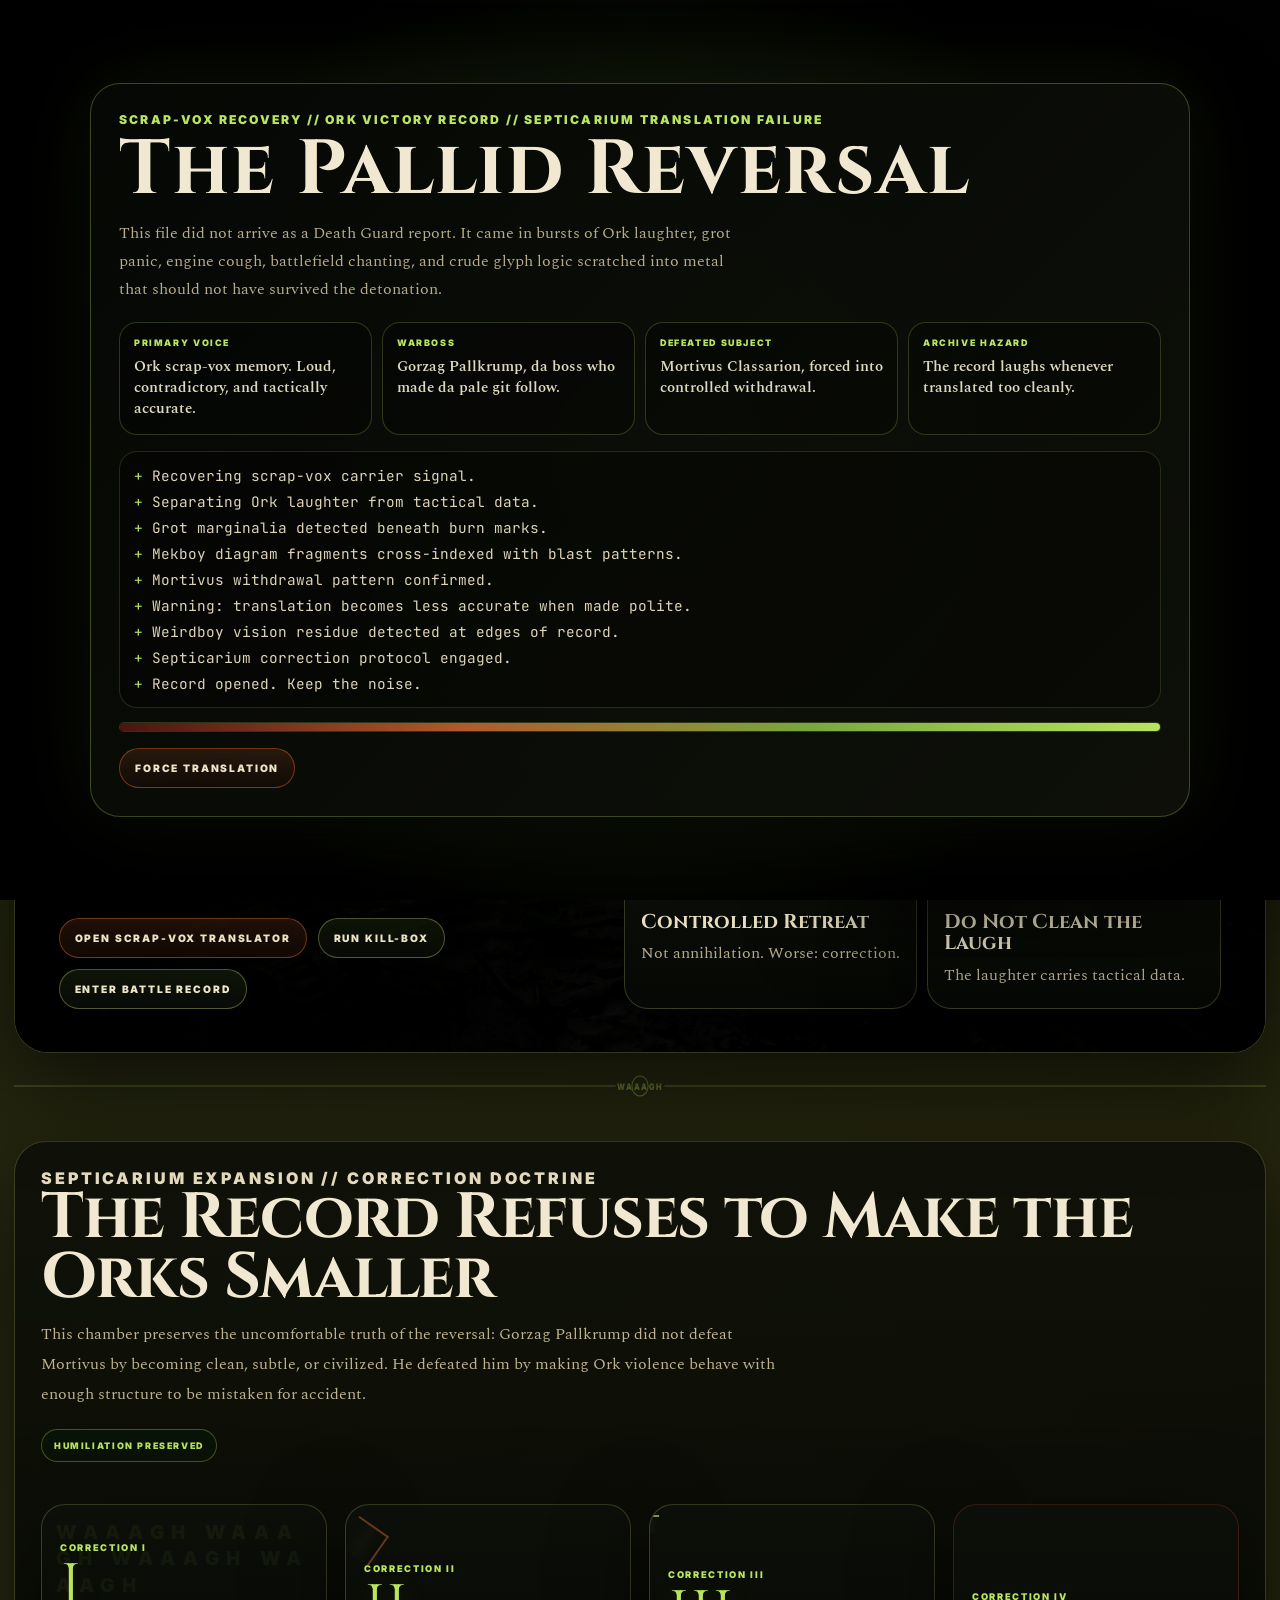
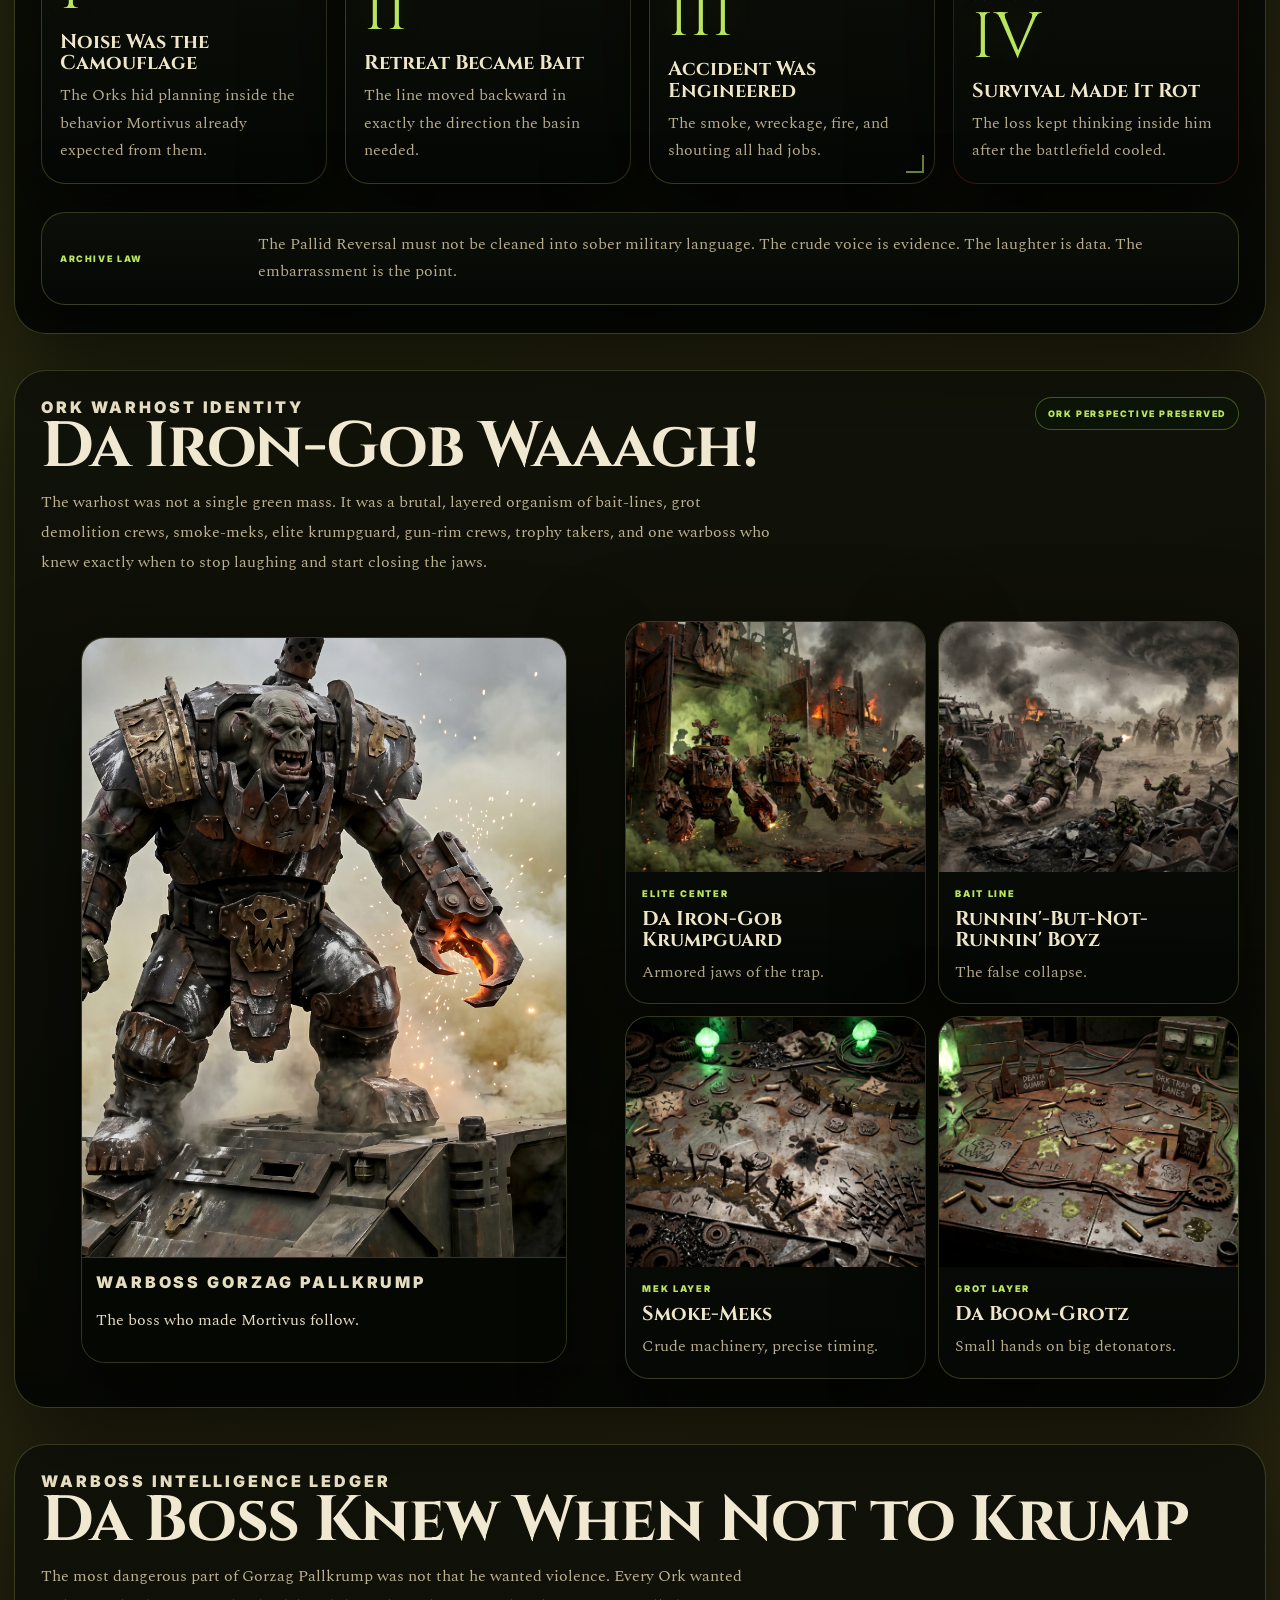
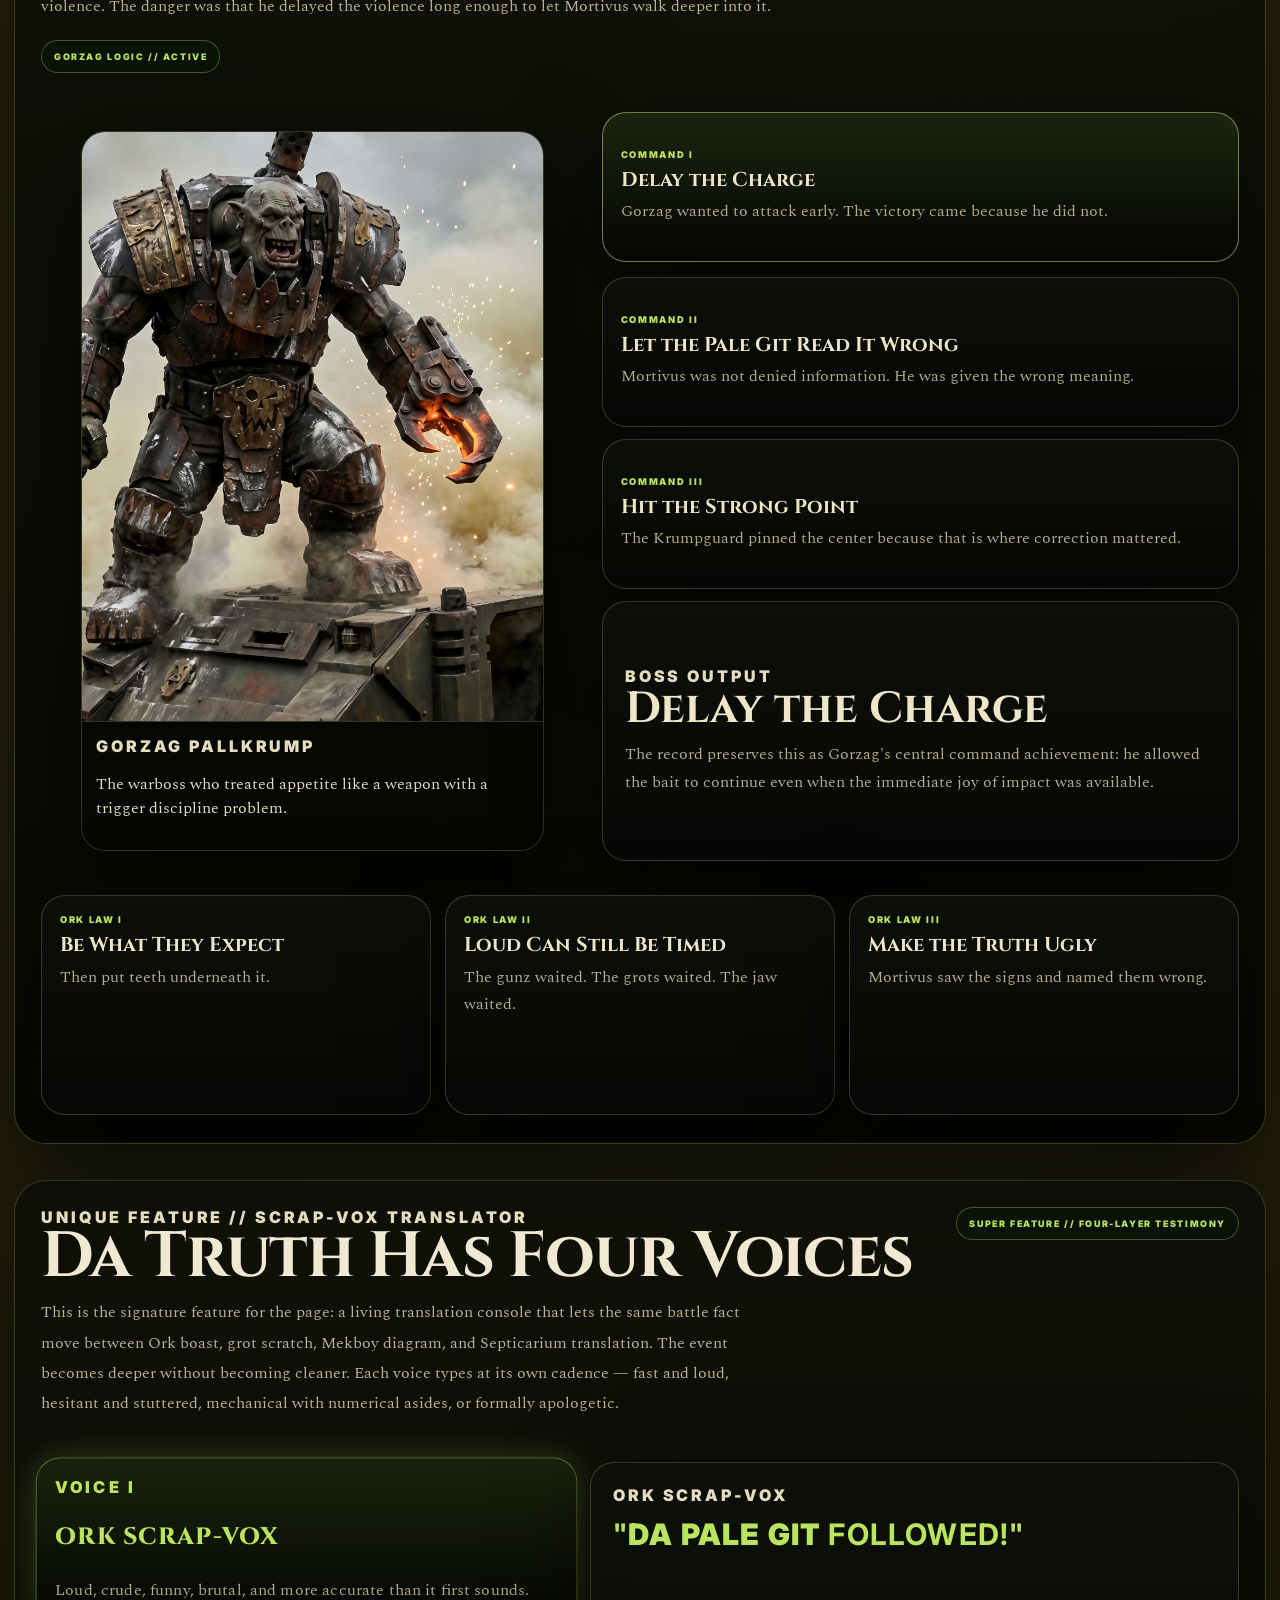
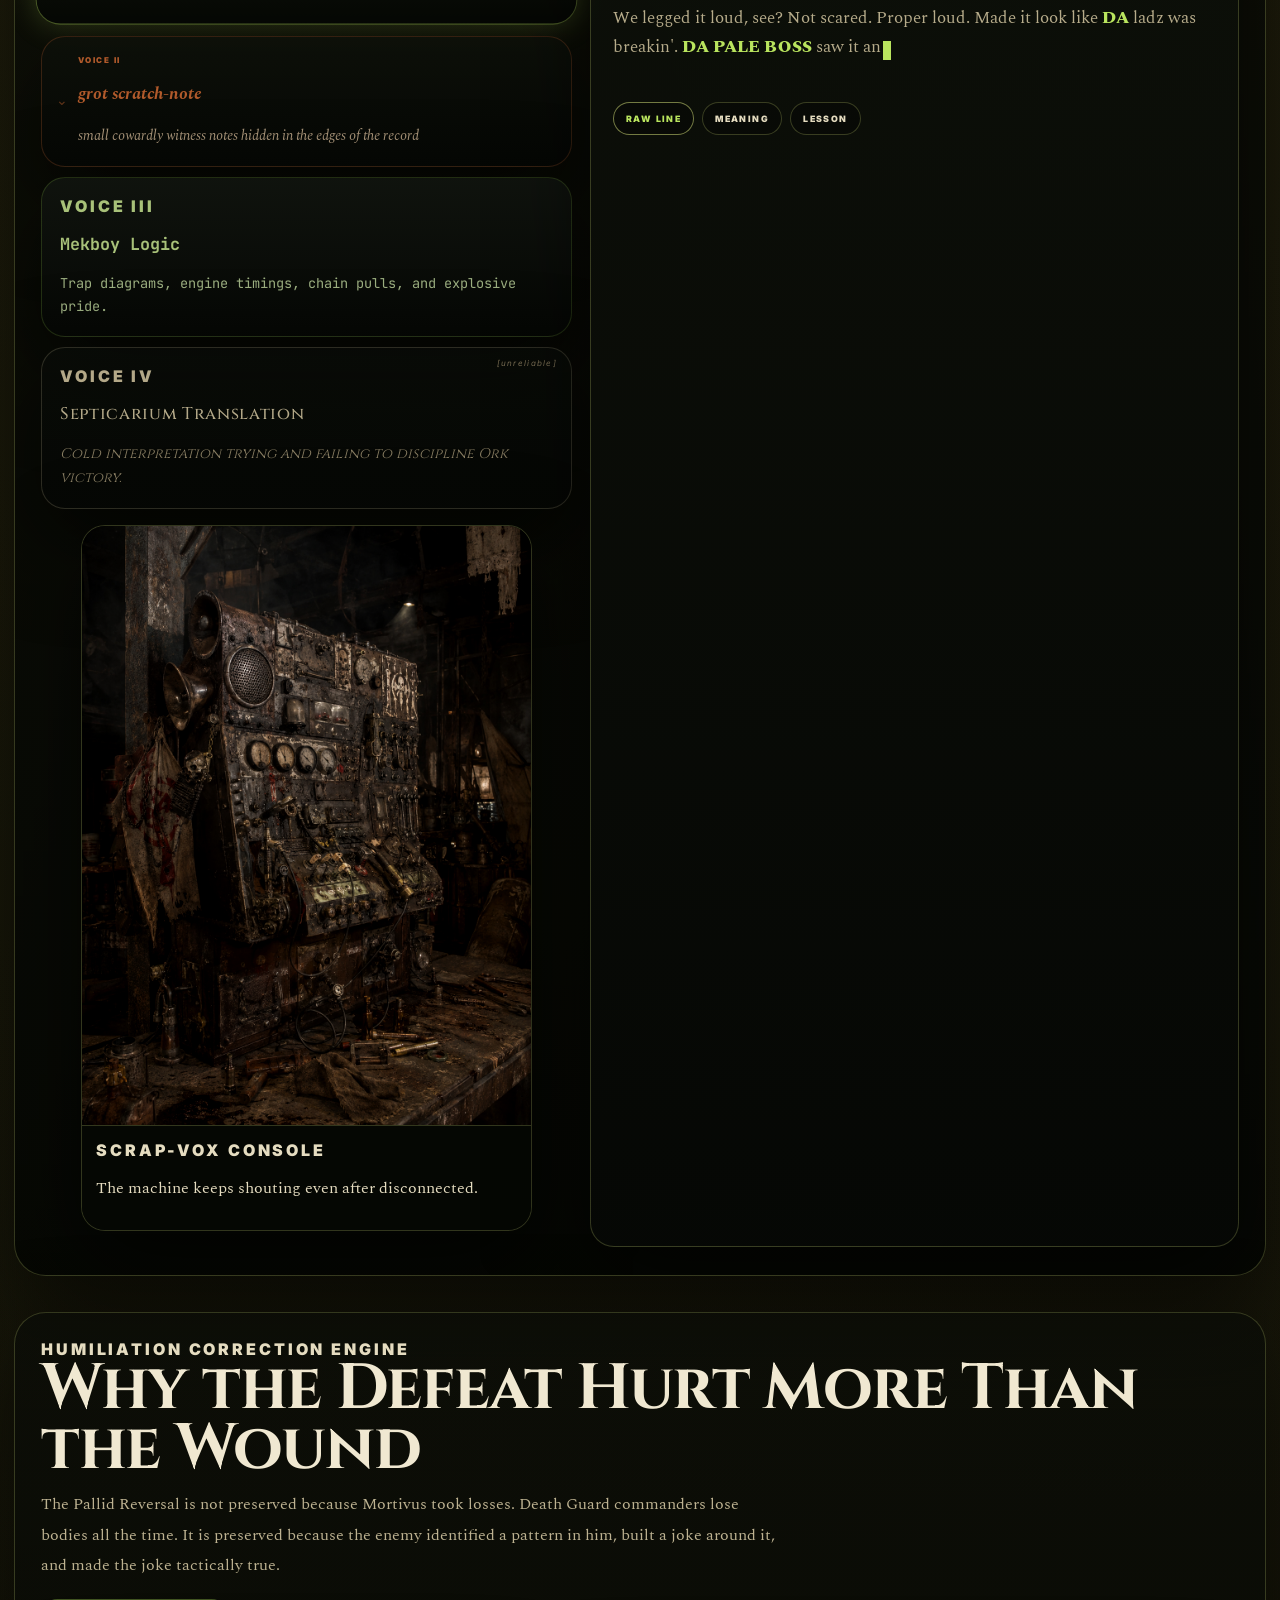
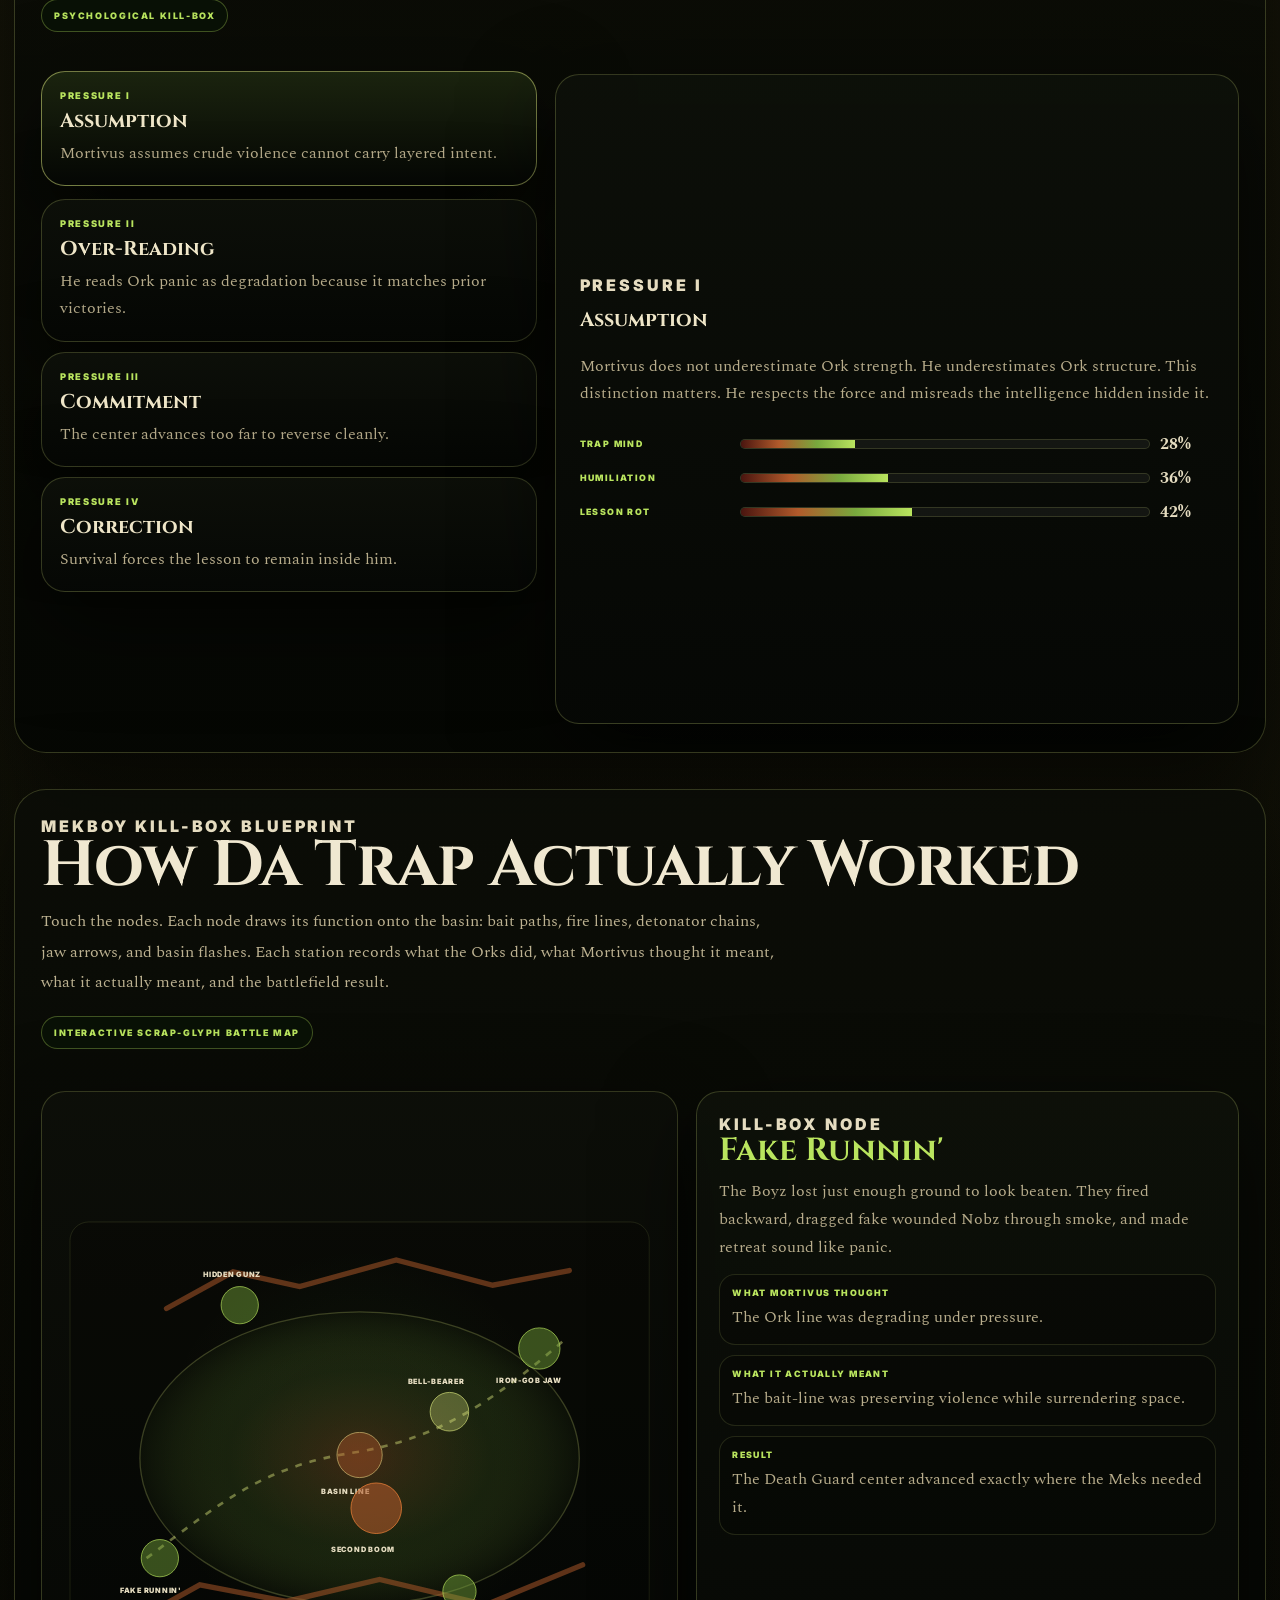
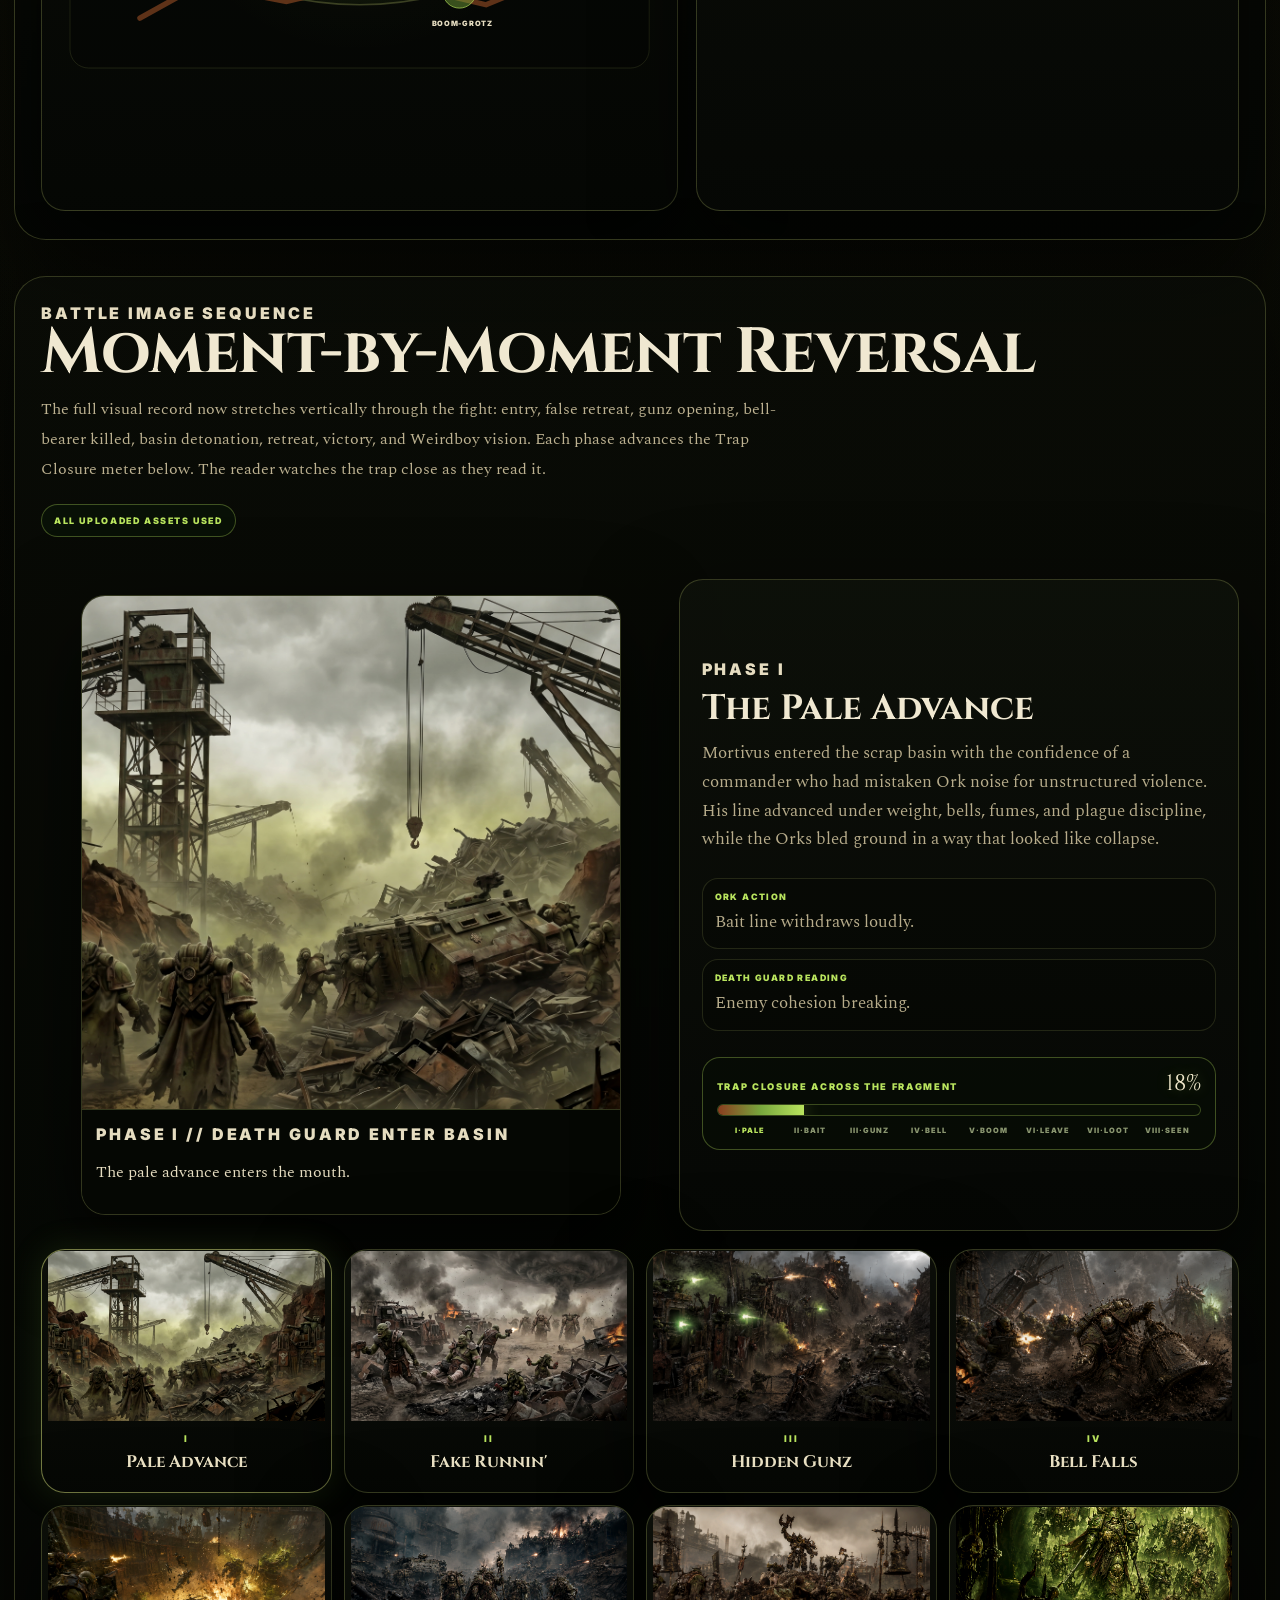
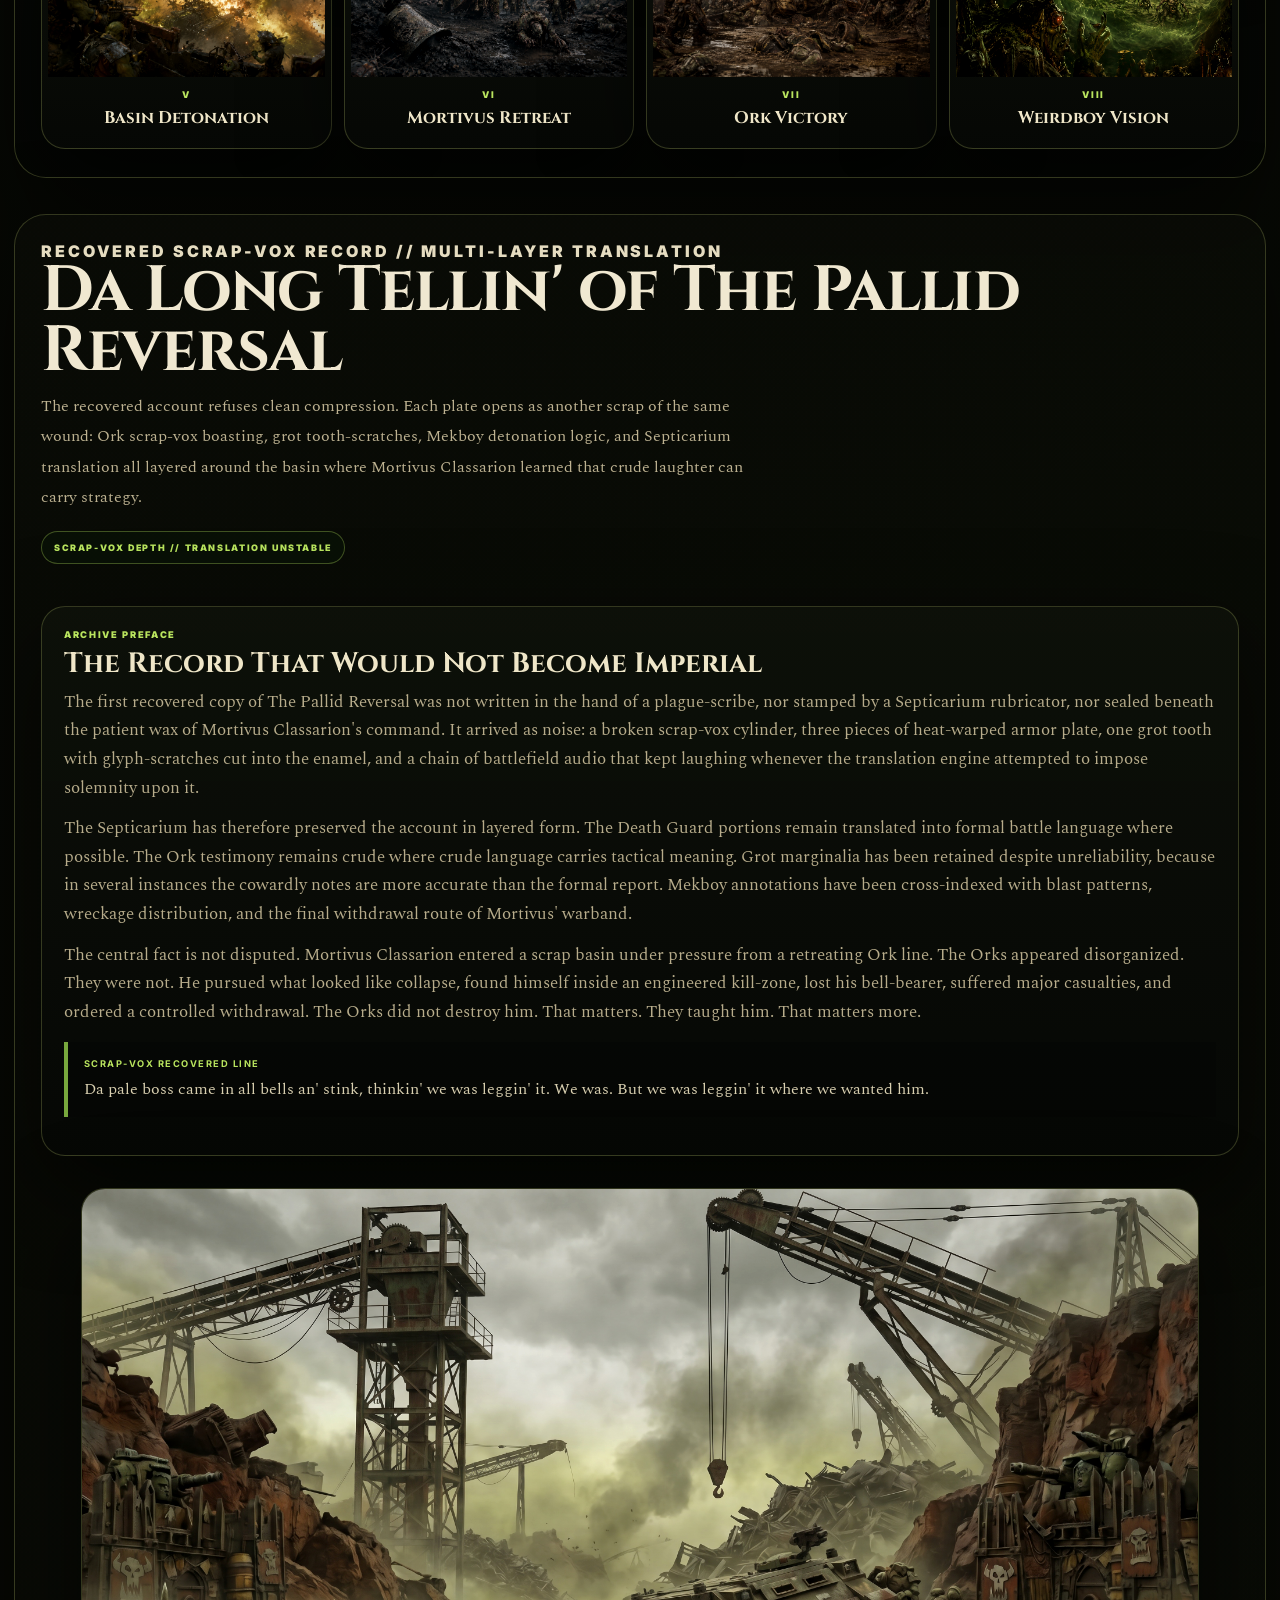
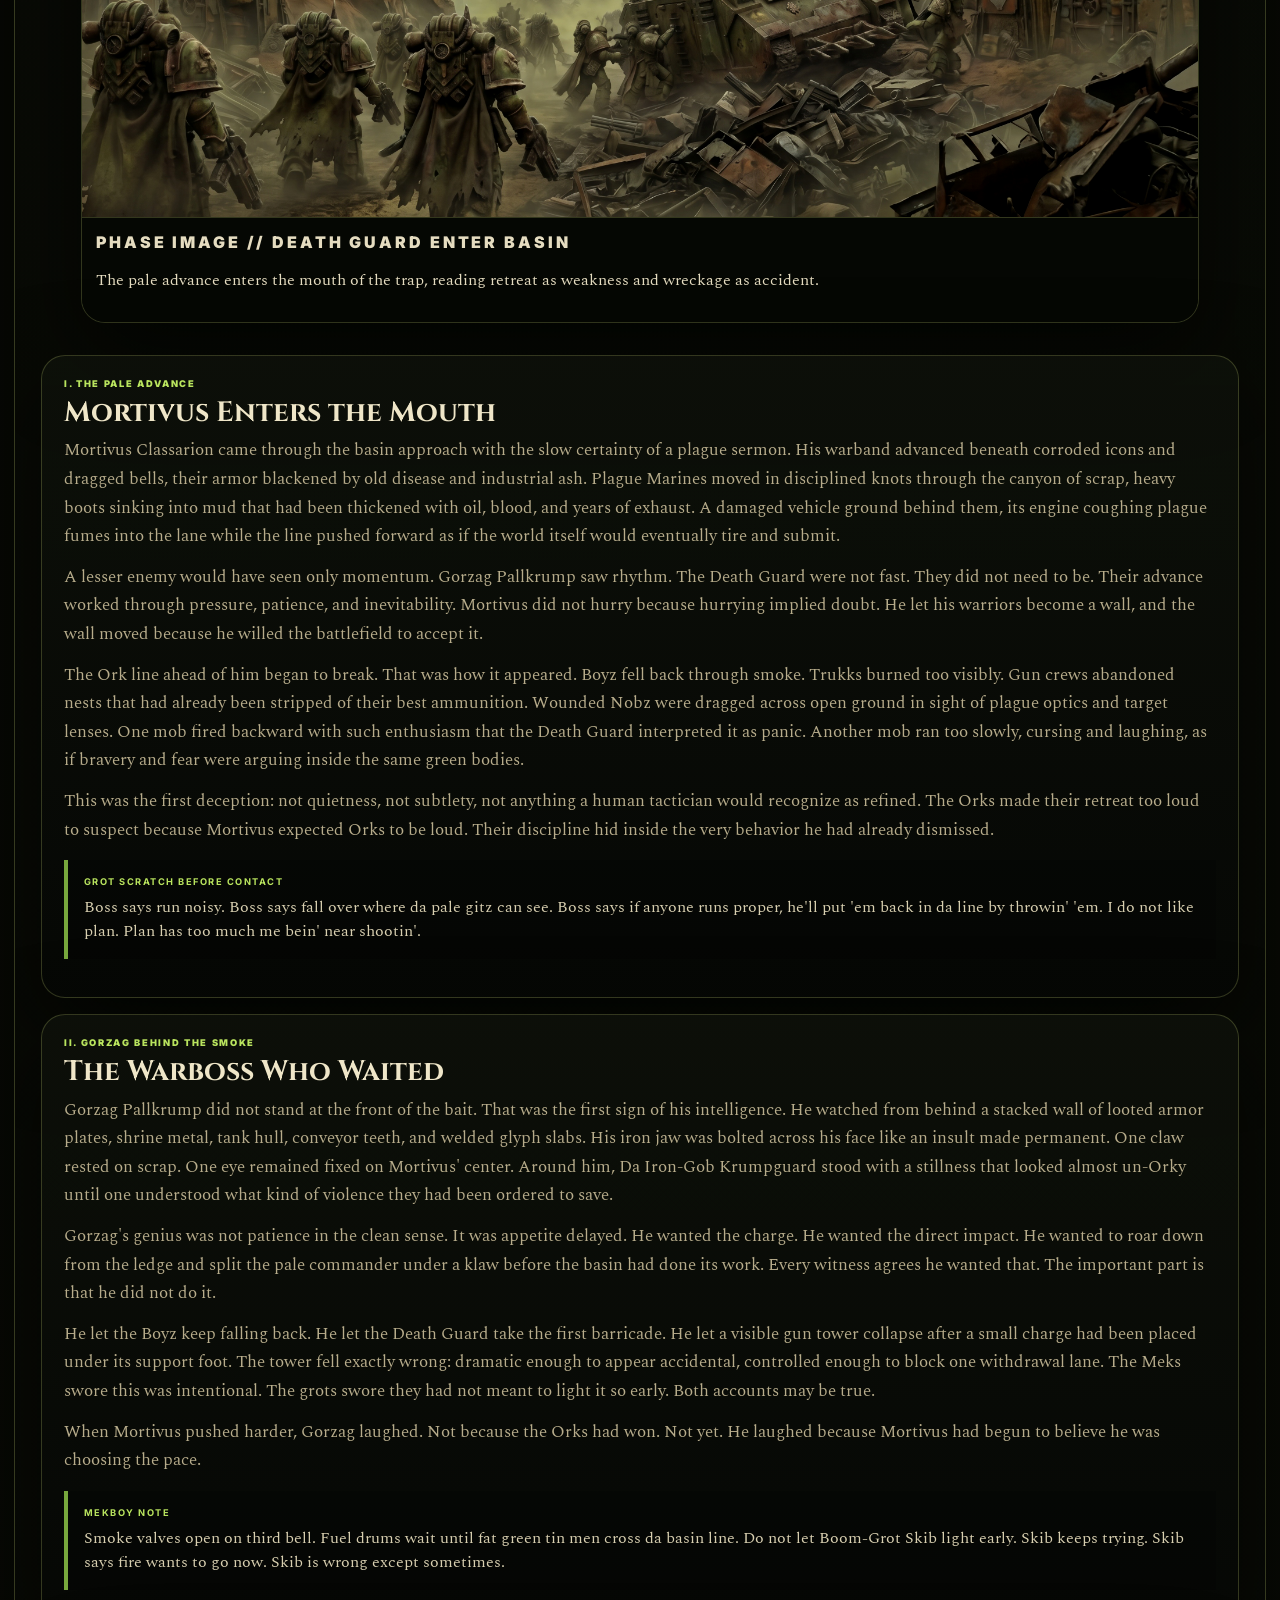
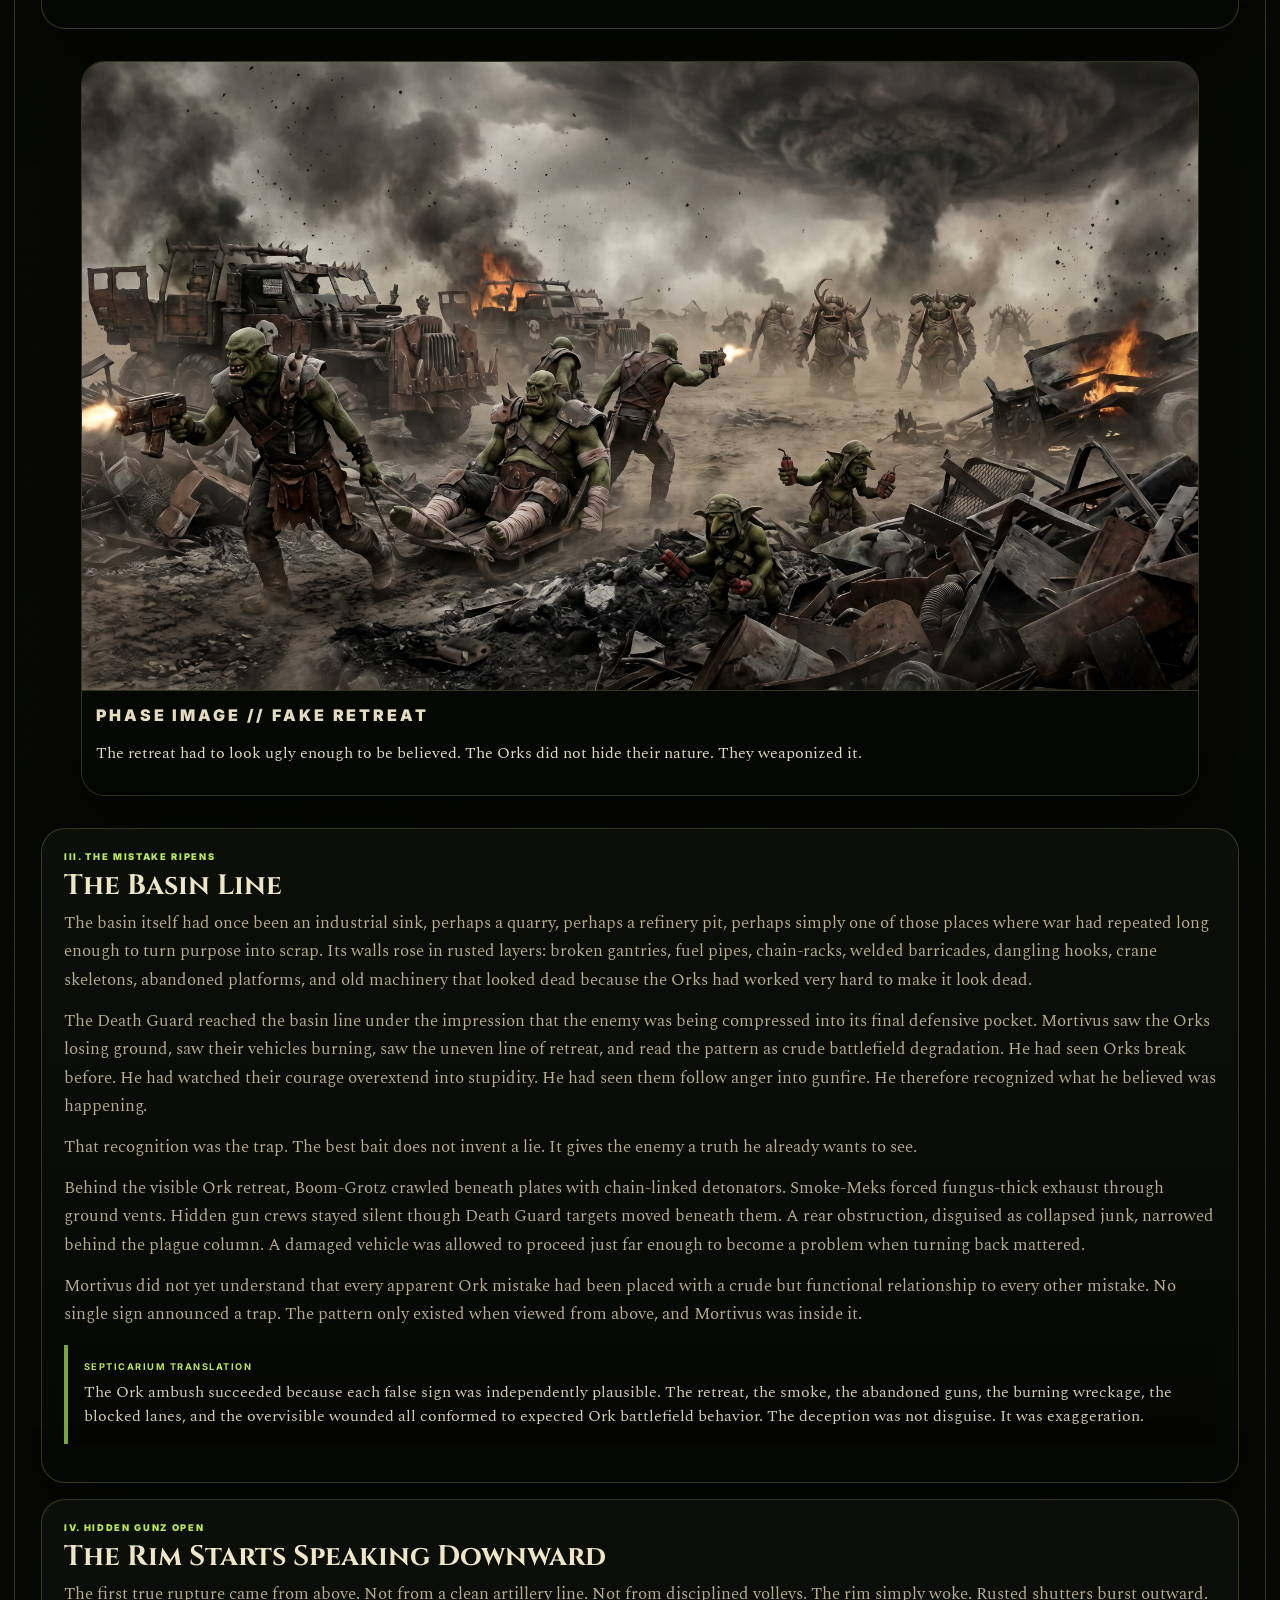
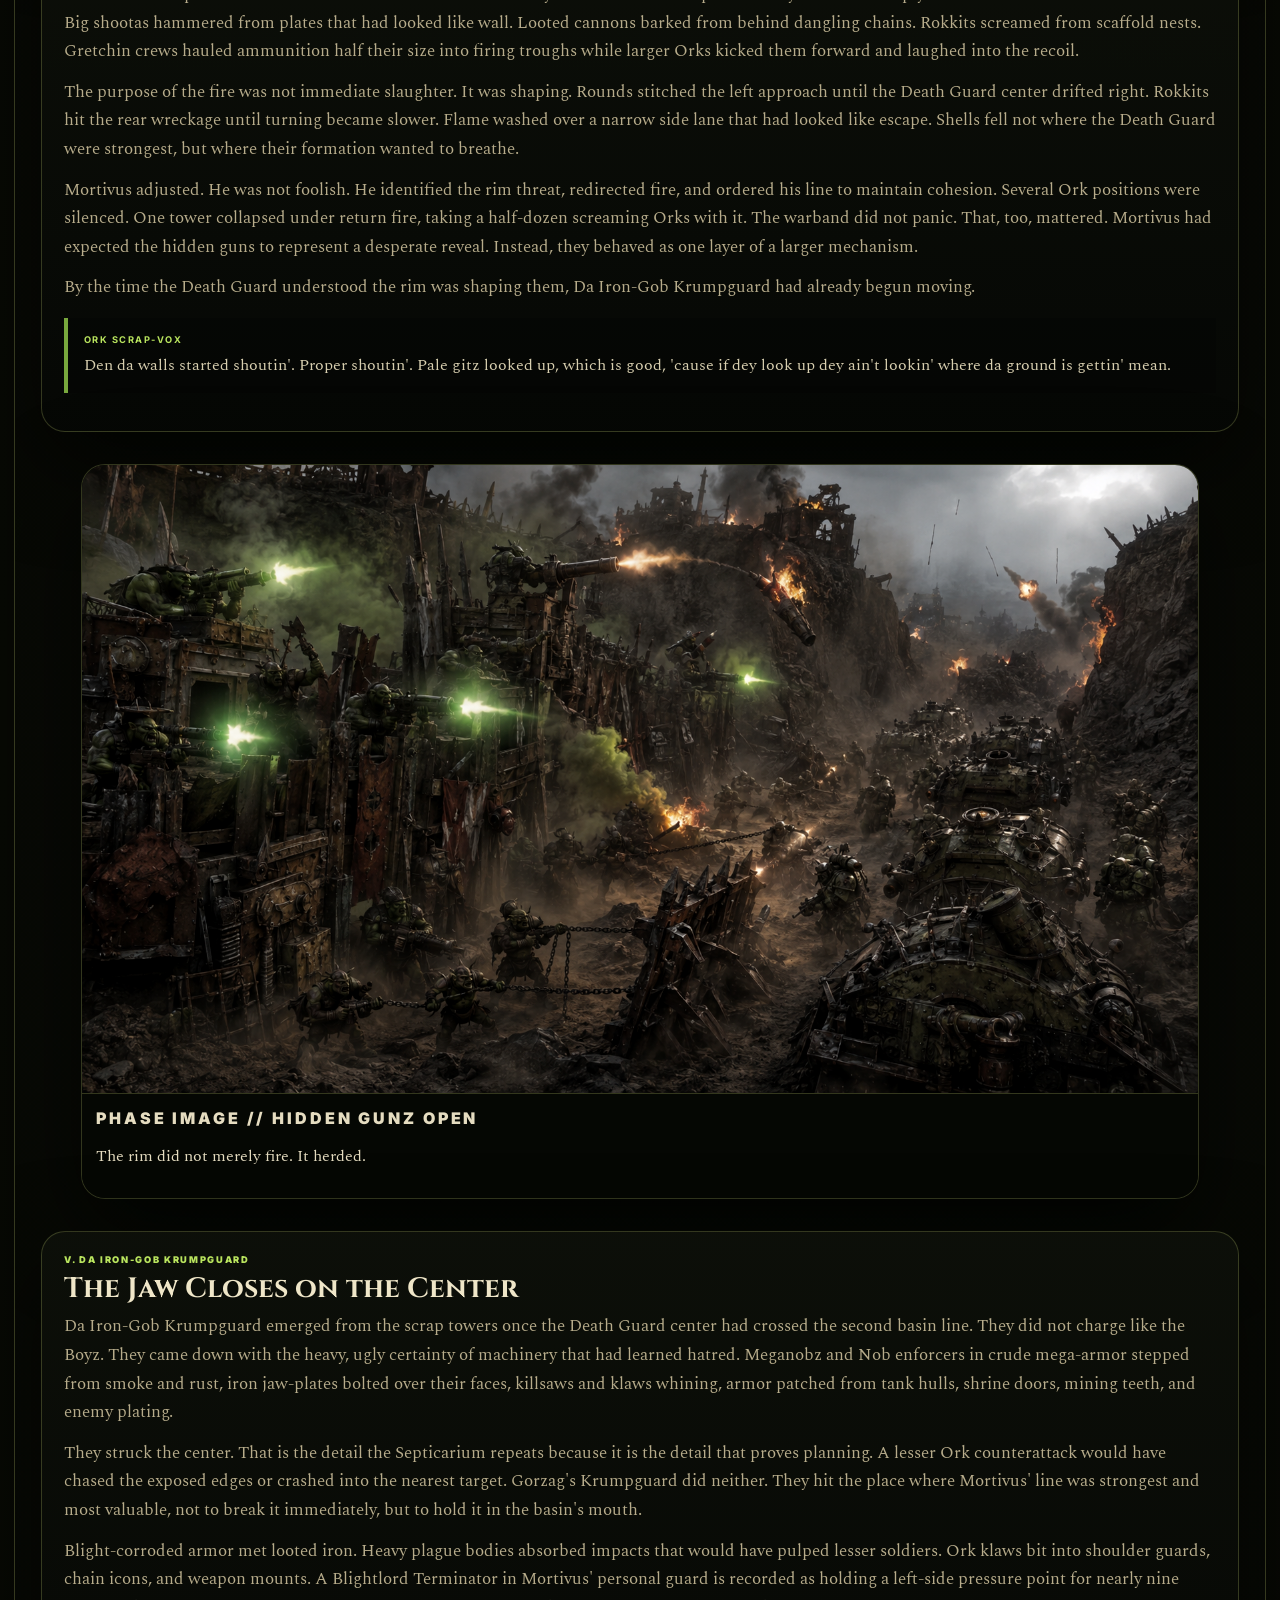
<file: the-pallid-reversal.html>
<!DOCTYPE html>
<html lang="en">
<head>
  <meta charset="UTF-8" />
  <meta name="viewport" content="width=device-width, initial-scale=1.0" />
  <meta name="description" content="The Pallid Reversal, an Ork scrap-vox battle record preserved by The Septicarium concerning Mortivus Classarion's defeat in the kill-box of Gorzag Pallkrump." />
  <title>The Pallid Reversal | The Septicarium</title>

  <link rel="preconnect" href="https://fonts.googleapis.com">
  <link rel="preconnect" href="https://fonts.gstatic.com" crossorigin>
  <link href="https://fonts.googleapis.com/css2?family=Cinzel:wght@400;500;600;700;800;900&family=Inter:wght@400;500;600;700;800;900&family=JetBrains+Mono:wght@400;500;600;700;800&family=Spectral:wght@400;500;600;700&display=swap" rel="stylesheet">

  <style>
    :root{
      --void:#020301;--black:#050604;--deep:#090b06;--panel:#10130b;--panel2:#171a0f;
      --scrap:#2c2a1e;--rust:#8a3d1f;--rust2:#b15a2b;
      --ork:#78a83d;--ork-hot:#b9e45e;--ork-deep:#415b24;
      --rot:#d6e27b;--bone:#e5dcc0;--bone2:#b7ac8b;--dim:#766d56;
      --amber:#d3be74;--blood:#4a150f;--red:#9b3a22;
      --line:rgba(214,227,123,.22);--line2:rgba(214,227,123,.52);
      --orange:rgba(219,99,31,.85);
      --shadow:0 32px 92px rgba(0,0,0,.62);
      --radius:30px;--radius-sm:20px;--max:1560px;
      --ease:cubic-bezier(.2,.8,.2,1);
      --trap:0.18;--ork-level:0.34;--lesson:0.42;
    }
    *{box-sizing:border-box}
    html{scroll-behavior:smooth}
    body{margin:0;min-height:100vh;overflow-x:hidden;color:var(--bone);font-family:"Spectral",Georgia,serif;background:radial-gradient(circle at 12% 6%,rgba(120,168,61,.18),transparent 27%),radial-gradient(circle at 84% 10%,rgba(177,90,43,.18),transparent 24%),radial-gradient(circle at 50% 75%,rgba(214,227,123,.08),transparent 42%),linear-gradient(135deg,#020301,#070905 52%,#010201);transition:background .6s var(--ease),filter .6s var(--ease)}
    body[data-heat="cold"]{background:radial-gradient(circle at 12% 6%,rgba(120,168,61,.13),transparent 27%),radial-gradient(circle at 84% 10%,rgba(177,90,43,.10),transparent 24%),linear-gradient(135deg,#020301,#070905 52%,#010201)}
    body[data-heat="bait"]{background:radial-gradient(circle at 12% 6%,rgba(120,168,61,.18),transparent 27%),radial-gradient(circle at 84% 10%,rgba(177,90,43,.15),transparent 24%),linear-gradient(135deg,#020301,#090b05 52%,#010201)}
    body[data-heat="closing"]{background:radial-gradient(circle at 12% 6%,rgba(120,168,61,.22),transparent 29%),radial-gradient(circle at 80% 10%,rgba(219,99,31,.19),transparent 28%),radial-gradient(circle at 50% 80%,rgba(74,21,15,.18),transparent 45%),linear-gradient(135deg,#020301,#0c0905 52%,#010201)}
    body[data-heat="krump"]{background:radial-gradient(circle at 12% 6%,rgba(185,228,94,.26),transparent 30%),radial-gradient(circle at 80% 10%,rgba(219,99,31,.26),transparent 30%),radial-gradient(circle at 50% 80%,rgba(74,21,15,.22),transparent 45%),linear-gradient(135deg,#020301,#100904 52%,#010201)}
    body.locked{overflow:hidden}
    body.idle{filter:saturate(.84) brightness(.92)}

    /* MORTIVUS-CORRECTING — Lesson Rot ≥75% triggers a red vignette at edges */
    body.mortivus-correcting::before{content:"";position:fixed;inset:0;pointer-events:none;z-index:3;background:radial-gradient(ellipse at center,transparent 50%,rgba(155,58,34,.06) 75%,rgba(155,58,34,.18));animation:lessonPulse 2.4s ease-in-out infinite}
    @keyframes lessonPulse{0%,100%{opacity:.6}50%{opacity:1}}
    body.lesson-100::after{content:"HE CAME IN PALE. HE WENT OUT LEARNED. DAT MEANS WE WON TWICE.";position:fixed;left:50%;bottom:6px;transform:translateX(-50%);color:var(--ork-hot);font-family:"Inter",sans-serif;font-size:.55rem;letter-spacing:.32em;font-weight:900;z-index:80;pointer-events:none;text-shadow:0 0 12px rgba(185,228,94,.6);animation:chantPulse 3.6s ease-in-out infinite;white-space:nowrap}
    @keyframes chantPulse{0%,100%{opacity:.5}50%{opacity:.95}}

    ::selection{background:rgba(185,228,94,.25);color:var(--rot)}
    a{color:inherit}
    button{font:inherit}
    h1,h2,h3,h4{font-family:"Cinzel",Georgia,serif}
    .label,.kicker,.chip,.btn,.nav a,.nav button,.meter-label,.stat-label,.node-label,.smallcap{font-family:"Inter",system-ui,sans-serif;text-transform:uppercase;letter-spacing:.18em;font-weight:900}

    #scrapCanvas,#glyphCanvas,#pressureCanvas{position:fixed;inset:0;width:100%;height:100%;pointer-events:none}
    #scrapCanvas{z-index:0;opacity:.78}
    #glyphCanvas{z-index:0;opacity:0;mix-blend-mode:screen;transition:opacity .8s var(--ease)}
    #pressureCanvas{z-index:2;opacity:0;mix-blend-mode:screen;transition:opacity .8s var(--ease)}
    body.glyph-active #glyphCanvas{opacity:.42}
    body.pressure-active #pressureCanvas{opacity:.36}

    .noise,.grid,.scan{position:fixed;inset:0;z-index:1;pointer-events:none}
    .noise{opacity:.08;background-image:radial-gradient(circle at 20% 30%,rgba(255,255,255,.55) 0 1px,transparent 1px),radial-gradient(circle at 70% 80%,rgba(255,255,255,.38) 0 1px,transparent 1px),radial-gradient(circle at 80% 10%,rgba(255,255,255,.48) 0 1px,transparent 1px);background-size:170px 170px,230px 230px,290px 290px;mix-blend-mode:screen}
    .grid{opacity:.08;background-image:linear-gradient(rgba(214,227,123,.04) 1px,transparent 1px),linear-gradient(90deg,rgba(214,227,123,.03) 1px,transparent 1px);background-size:84px 84px;mask-image:linear-gradient(to bottom,rgba(0,0,0,.8),rgba(0,0,0,.05))}
    .scan{opacity:.15;background:repeating-linear-gradient(to bottom,rgba(214,227,123,.035) 0px,rgba(214,227,123,.035) 1px,transparent 2px,transparent 7px);mix-blend-mode:screen}

    .skip-link{position:absolute;top:-80px;left:16px;z-index:300;padding:12px 16px;border-radius:999px;background:var(--ork-hot);color:#0c0e06;font-weight:900;text-decoration:none;transition:.2s ease}
    .skip-link:focus{top:16px}

    /* DESCENT VEIL */
    .descent-veil{position:fixed;inset:0;z-index:290;pointer-events:none;background:radial-gradient(circle at 50% 50%,rgba(185,228,94,.18),rgba(0,0,0,.4) 40%,rgba(0,0,0,.98));opacity:0;transition:opacity .55s var(--ease)}
    .descent-veil.active{opacity:1;pointer-events:auto}
    .descent-veil::after{content:"ASCENDING";position:absolute;left:50%;top:50%;transform:translate(-50%,-50%);font-family:"Cinzel",serif;font-size:clamp(1.6rem,4vw,3.4rem);letter-spacing:.4em;color:rgba(185,228,94,.92);text-shadow:0 0 40px rgba(120,168,61,.6);opacity:0;transition:opacity .35s ease .2s}
    .descent-veil.active::after{opacity:1}
    .descent-veil[data-direction="down"]::after{content:"DESCENDING"}
    .descent-veil::before{content:"";position:absolute;left:0;right:0;top:50%;height:2px;background:linear-gradient(90deg,transparent,rgba(185,228,94,.8),transparent);transform:translateY(-50%) scaleX(0);transform-origin:center;transition:transform .65s var(--ease) .15s}
    .descent-veil.active::before{transform:translateY(-50%) scaleX(1)}

    .boot{position:fixed;inset:0;z-index:200;display:grid;place-items:center;padding:20px;background:radial-gradient(circle at center,rgba(28,38,18,.88),rgba(0,0,0,.97) 68%),linear-gradient(135deg,#030402,#0a0c06);transition:opacity .75s var(--ease),visibility .75s var(--ease)}
    .boot.hidden{opacity:0;visibility:hidden;pointer-events:none}
    .boot-shell{width:min(1100px,100%);border:1px solid rgba(185,228,94,.28);border-radius:30px;background:linear-gradient(135deg,rgba(6,8,5,.96),rgba(15,17,10,.9));box-shadow:var(--shadow),0 0 90px rgba(120,168,61,.13);padding:28px;position:relative;overflow:hidden}
    .boot-shell::before{content:"";position:absolute;inset:0;background:linear-gradient(90deg,transparent,rgba(185,228,94,.08),transparent);transform:translateX(-100%);animation:sweep 2.5s linear infinite;pointer-events:none}
    @keyframes sweep{to{transform:translateX(100%)}}
    .boot-inner{position:relative;z-index:2}
    .boot-title{margin:0 0 10px;color:var(--ork-hot);font-size:.76rem}
    .boot-heading{margin:0 0 14px;font-size:clamp(2.4rem,6vw,5.7rem);line-height:.88;color:#f0e8d1;letter-spacing:.02em}
    .boot-copy{margin:0 0 18px;max-width:78ch;color:var(--bone2);line-height:1.76;font-size:1rem}
    .boot-grid{display:grid;grid-template-columns:repeat(4,minmax(0,1fr));gap:10px;margin-bottom:16px}
    .boot-cell{border:1px solid rgba(185,228,94,.22);border-radius:18px;background:rgba(0,0,0,.28);padding:14px;min-height:112px}
    .boot-cell .label{font-size:.56rem;color:var(--ork-hot);margin-bottom:8px}
    .boot-cell strong{display:block;color:#ded8bf;font-size:.92rem;line-height:1.45;font-weight:600}
    .boot-log{border:1px solid rgba(185,228,94,.16);border-radius:18px;background:rgba(0,0,0,.30);padding:14px;min-height:140px;display:grid;gap:7px;margin-bottom:14px;color:#ddd4b8;font-family:"JetBrains Mono",monospace;font-size:.9rem}
    .boot-line{opacity:0;transform:translateY(8px);animation:rise .28s var(--ease) forwards}
    .boot-line::before{content:"+ ";color:var(--ork-hot)}
    @keyframes rise{to{opacity:1;transform:none}}
    .boot-bar{height:10px;border:1px solid rgba(185,228,94,.22);border-radius:999px;background:rgba(0,0,0,.38);overflow:hidden}
    .boot-bar span{display:block;height:100%;width:0;background:linear-gradient(90deg,var(--blood),var(--rust2),var(--ork),var(--ork-hot));transition:width .25s ease;box-shadow:0 0 28px rgba(185,228,94,.3)}
    .boot-reenter{color:var(--ork-hot);font-size:.92rem;line-height:1.5;border:1px solid rgba(185,228,94,.32);border-radius:14px;background:rgba(11,20,7,.6);padding:9px 12px;margin-top:14px;display:none}
    body.re-entering .boot-reenter{display:block}

    .page{position:relative;z-index:10;width:min(var(--max),calc(100% - 28px));margin:0 auto;padding:14px 0 80px}

    .top-shell{position:sticky;top:10px;z-index:70;display:grid;gap:8px;margin-bottom:16px}
    .topbar,.global-meter{border:1px solid rgba(214,227,123,.22);border-radius:24px;background:rgba(7,9,5,.80);backdrop-filter:blur(14px);box-shadow:0 14px 40px rgba(0,0,0,.38)}
    .topbar{display:grid;grid-template-columns:1fr auto;gap:14px;align-items:center;padding:12px 14px}
    .crumbs{display:flex;flex-wrap:wrap;gap:8px;align-items:center;color:#aaa486;font-size:.66rem;line-height:1.6}
    .crumbs a{color:var(--ork-hot);text-decoration:none;border-bottom:1px solid transparent}
    .crumbs a:hover{border-color:var(--ork-hot)}
    .nav{display:flex;flex-wrap:wrap;gap:7px;justify-content:flex-end}
    .nav a,.nav button{font-size:.58rem;color:#e7dec1;text-decoration:none;border:1px solid rgba(214,227,123,.24);border-radius:999px;background:rgba(14,17,10,.72);padding:9px 10px;cursor:pointer;transition:.2s var(--ease)}
    .nav a:hover,.nav button:hover{transform:translateY(-2px);border-color:var(--line2);background:rgba(32,40,17,.82)}

    .global-meter{display:grid;grid-template-columns:170px 1fr 190px;gap:12px;align-items:center;padding:10px 12px;position:relative;overflow:hidden}
    .global-meter::after{content:"";position:absolute;left:0;right:0;bottom:0;height:2px;background:linear-gradient(90deg,var(--rust),var(--ork-hot),var(--blood));transform:scaleX(var(--trap));transform-origin:left;transition:transform .55s var(--ease);box-shadow:0 0 18px rgba(185,228,94,.5)}
    .meter-label{color:var(--ork-hot);font-size:.56rem;margin-bottom:5px}
    .meter-value{color:#e6dcc0;font-size:.86rem;line-height:1.35}
    .bars{display:grid;gap:7px}
    .bar{display:grid;grid-template-columns:130px 1fr 44px;gap:10px;align-items:center}
    .bar .label{font-size:.52rem;color:var(--ork-hot)}
    .bar.lesson .label{color:var(--rust2)}
    .bar-shell{height:10px;border:1px solid rgba(214,227,123,.18);border-radius:999px;background:rgba(255,255,255,.05);overflow:hidden}
    .bar-fill{height:100%;width:var(--w);background:linear-gradient(90deg,var(--rust),var(--ork),var(--ork-hot));transition:width .45s var(--ease)}
    .bar.lesson .bar-fill{background:linear-gradient(90deg,var(--blood),var(--rust2),var(--red))}
    .bar-num{font-size:.72rem;text-align:right;color:#d8cfb0}

    .hero{position:relative;min-height:86vh;border:1px solid var(--line);border-radius:34px;overflow:hidden;box-shadow:var(--shadow);isolation:isolate;display:grid;grid-template-columns:.95fr 1.05fr;gap:24px;padding:clamp(22px,3.4vw,50px);background:#050605}
    .hero::before{content:"";position:absolute;inset:0;z-index:-2;background:linear-gradient(100deg,rgba(2,3,1,.97) 0%,rgba(4,5,3,.84) 40%,rgba(4,5,3,.42) 73%,rgba(2,3,1,.88) 100%),url("Assets/Pallid%20Reversal/pallid-reversal-hero.jpeg") center/cover no-repeat;transform:scale(1.035) translate(var(--hero-px,0),var(--hero-py,0));filter:contrast(1.08) saturate(.95);transition:transform .8s var(--ease)}
    .hero:hover::before{transform:scale(1.06) translate(var(--hero-px,0),var(--hero-py,0))}
    .hero::after{content:"";position:absolute;inset:0;z-index:-1;background:radial-gradient(circle at 22% 45%,rgba(120,168,61,.18),transparent 26%),radial-gradient(circle at 82% 42%,rgba(219,99,31,.13),transparent 32%),linear-gradient(180deg,transparent 22%,rgba(0,0,0,.76))}
    .hero-left,.hero-right{display:flex;flex-direction:column;justify-content:flex-end;min-height:calc(86vh - 100px)}
    .eyebrow{color:var(--ork-hot);font-size:.72rem;line-height:1.7;margin-bottom:14px}
    .hero h1{margin:0 0 16px;color:#f0e8d1;font-size:clamp(3.2rem,8.5vw,7.6rem);line-height:.84;letter-spacing:-.04em;text-shadow:0 14px 38px rgba(0,0,0,.68)}
    .hero-sub{margin:0 0 18px;color:var(--rot);font-family:"Cinzel",Georgia,serif;font-style:italic;font-size:clamp(1.35rem,2.6vw,2.2rem);line-height:1.12;max-width:34ch}
    .hero-copy{font-size:1.08rem;line-height:1.86;color:#ddd4b8;max-width:76ch;margin:0 0 16px}
    .hero-copy strong{color:#f1e8cb}
    .hero-actions{display:flex;flex-wrap:wrap;gap:11px;margin-top:18px}
    .btn{border:1px solid rgba(214,227,123,.34);border-radius:999px;color:#efe6c8;background:linear-gradient(180deg,rgba(120,168,61,.12),rgba(9,12,8,.86));text-decoration:none;padding:13px 15px;font-size:.64rem;cursor:pointer;transition:.22s var(--ease);display:inline-flex;align-items:center;justify-content:center;gap:8px}
    .btn:hover{transform:translateY(-2px);border-color:var(--line2);background:linear-gradient(180deg,rgba(120,168,61,.22),rgba(20,25,12,.92));box-shadow:0 18px 40px rgba(0,0,0,.34)}
    .btn.rust{border-color:rgba(219,99,31,.48);background:linear-gradient(180deg,rgba(177,90,43,.18),rgba(20,10,6,.86))}
    .btn:disabled{opacity:.4;cursor:not-allowed;transform:none}

    .card,.panel,.image-card,.data-card,.chapter-card,.voice-card,.map-panel,.console,.phase-card,.evidence-card,.modal-frame,.thesis-card,.boss-command,.correction-output,.correction-btn,.trophy-card,.boss-output,.margin-strip,.scrap-rule,.vision-shard{border:1px solid var(--line);border-radius:24px;background:linear-gradient(180deg,rgba(14,17,10,.88),rgba(6,8,5,.92));box-shadow:var(--shadow);position:relative;overflow:hidden}
    .card::before,.panel::before,.data-card::before,.chapter-card::before,.voice-card::before,.map-panel::before,.console::before,.phase-card::before,.evidence-card::before,.thesis-card::before,.boss-command::before,.correction-btn::before,.scrap-rule::before{content:"";position:absolute;inset:0;pointer-events:none;background:linear-gradient(90deg,transparent,rgba(185,228,94,.05),transparent);transform:translateX(-105%);animation:sweep 12s linear infinite;opacity:.5}

    .hero-grid{display:grid;grid-template-columns:repeat(2,minmax(0,1fr));gap:10px}
    .card{padding:16px;min-height:135px;cursor:pointer;transition:.24s var(--ease)}
    .card:hover,.data-card:hover,.phase-card:hover,.evidence-card:hover,.thesis-card:hover{transform:translateY(-4px);border-color:var(--line2)}
    .card .label,.data-card .label,.chapter-card .label,.phase-card .label,.evidence-card .label,.thesis-card .label,.boss-command .label,.correction-btn .label,.trophy-card .label,.scrap-rule .label,.vision-shard .label{font-size:.58rem;color:var(--ork-hot);margin-bottom:9px}
    .card h3,.data-card h3,.chapter-card h3,.phase-card h3,.evidence-card h3,.thesis-card h3,.boss-command h3,.correction-output h3,.correction-btn h3,.trophy-card h3,.boss-output h3,.scrap-rule h3,.vision-shard h3{margin:0 0 8px;color:#efe6c8;font-size:1.25rem;line-height:1.08}
    .card p,.data-card p,.chapter-card p,.phase-card p,.evidence-card p,.panel p,.voice-card p,.thesis-card p,.boss-command p,.correction-output p,.correction-btn p,.trophy-card p,.boss-output p,.margin-strip p,.scrap-rule p,.vision-shard p{margin:0;color:var(--bone2);line-height:1.72}

    .section{padding-top:36px}
    .section-block{border:1px solid var(--line);border-radius:32px;background:linear-gradient(180deg,rgba(10,12,7,.76),rgba(5,7,4,.91));box-shadow:var(--shadow);overflow:hidden}
    .section-header{display:flex;justify-content:space-between;align-items:flex-start;gap:18px;flex-wrap:wrap;padding:26px 26px 0;margin-bottom:18px}
    .section-title{margin:0;color:#f0e8d1;font-size:clamp(2.15rem,5vw,4.3rem);line-height:.94;letter-spacing:-.02em}
    .section-desc{margin:11px 0 0;max-width:92ch;color:#bdb291;line-height:1.84;font-size:1.03rem}
    .chip{color:var(--ork-hot);border:1px solid rgba(185,228,94,.32);border-radius:999px;background:rgba(10,22,7,.60);padding:10px 12px;font-size:.56rem;white-space:nowrap}
    .wide-pad{padding:24px 26px 28px}
    .image-card{display:grid;grid-template-rows:1fr auto;background:#040503}
    .image-card img,.data-card img,.phase-card img,.evidence-card img{width:100%;height:100%;object-fit:cover;display:block;filter:contrast(1.06) saturate(.96);transition:transform .65s var(--ease),filter .65s var(--ease)}
    .image-card:hover img,.data-card:hover img,.phase-card:hover img,.evidence-card:hover img{transform:scale(1.04);filter:contrast(1.08) saturate(1.04)}
    .caption{padding:14px;border-top:1px solid var(--line);background:rgba(5,7,4,.86)}

    /* CORRECTION DOCTRINE — four cards with distinct visual tells */
    .thesis-grid{display:grid;grid-template-columns:repeat(4,minmax(0,1fr));gap:18px;padding:24px 26px 28px}
    .thesis-card{min-height:280px;padding:18px;display:grid;align-content:end;cursor:pointer;transition:.24s var(--ease)}
    .thesis-card .big-num{font-family:"Cinzel",Georgia,serif;color:var(--ork-hot);font-size:clamp(2.6rem,5vw,5rem);line-height:.86;margin-bottom:14px;text-shadow:0 0 32px rgba(185,228,94,.16)}
    /* Tell I: WAAAGH watermark */
    .thesis-card[data-tell="waaagh"]::after{content:"WAAAGH WAAAGH WAAAGH WAAAGH";position:absolute;inset:0;font-family:"Inter",sans-serif;font-size:1.2rem;font-weight:900;color:rgba(185,228,94,.05);letter-spacing:.4em;word-break:break-all;padding:14px;line-height:1.4;pointer-events:none;overflow:hidden}
    /* Tell II: forward arrow */
    .thesis-card[data-tell="arrow"]::before{content:"";position:absolute;top:18px;right:18px;width:34px;height:34px;border:2px solid var(--rust2);border-bottom:none;border-left:none;transform:rotate(35deg);opacity:.55;pointer-events:none;animation:arrowDrift 6s ease-in-out infinite}
    @keyframes arrowDrift{0%,100%{transform:rotate(35deg) translateX(0)}50%{transform:rotate(35deg) translateX(4px)}}
    /* Tell III: crosshair brackets */
    .thesis-card[data-tell="crosshair"]::before{content:"";position:absolute;top:10px;left:10px;width:16px;height:16px;border-top:2px solid var(--ork-hot);border-left:2px solid var(--ork-hot);opacity:.65;pointer-events:none}
    .thesis-card[data-tell="crosshair"]::after{content:"";position:absolute;bottom:10px;right:10px;width:16px;height:16px;border-bottom:2px solid var(--ork-hot);border-right:2px solid var(--ork-hot);opacity:.65;pointer-events:none}
    /* Tell IV: infection pulse on text */
    .thesis-card[data-tell="rot"] p{animation:rotBreath 3.4s ease-in-out infinite}
    .thesis-card[data-tell="rot"]{border-color:rgba(155,58,34,.32)}
    @keyframes rotBreath{0%,100%{color:var(--bone2)}50%{color:#c8a191}}

    .margin-strip{margin:0 26px 28px;padding:18px;display:grid;grid-template-columns:180px 1fr;gap:18px;align-items:center}
    .margin-strip .label{color:var(--ork-hot);font-size:.56rem}

    .warhost-grid{display:grid;grid-template-columns:.96fr 1.04fr;gap:18px;padding:24px 26px 28px}
    .warhost-image{min-height:620px}
    .data-grid{display:grid;grid-template-columns:repeat(2,minmax(0,1fr));gap:12px}
    .data-card{display:grid;grid-template-rows:250px auto;cursor:pointer;transition:.24s var(--ease)}
    .data-body{padding:16px}
    .reveal{max-height:0;overflow:hidden;opacity:0;border-top:1px dotted rgba(214,227,123,.18);padding-top:0;margin-top:0;transition:.42s var(--ease);color:#d7ceb1;line-height:1.7}
    .open .reveal{max-height:220px;opacity:1;padding-top:12px;margin-top:12px}

    /* BOSS COMMAND LOGIC */
    .boss-grid{display:grid;grid-template-columns:.92fr 1.08fr;gap:18px;padding:24px 26px 28px;align-items:stretch}
    .boss-portrait{min-height:720px}
    .boss-column{display:grid;gap:12px;align-content:start}
    .boss-command{padding:18px;min-height:150px;text-align:left;color:var(--bone);cursor:pointer;transition:.24s var(--ease)}
    .boss-command:hover,.boss-command.active{transform:translateY(-3px);border-color:var(--line2);background:linear-gradient(180deg,rgba(30,40,16,.88),rgba(6,8,5,.92))}
    .boss-output{padding:22px;min-height:260px;display:grid;align-content:center}
    .boss-output h3{font-size:clamp(1.8rem,3.4vw,3.6rem)}
    .scrap-law-grid{display:grid;grid-template-columns:repeat(3,minmax(0,1fr));gap:14px;padding:0 26px 28px}
    .scrap-rule{padding:18px;min-height:220px;cursor:pointer;transition:.24s var(--ease)}
    .scrap-rule:hover{transform:translateY(-4px);border-color:var(--line2)}

    /* SCRAP-VOX — four voices with hierarchy + typing cadence */
    .unique-feature{display:grid;grid-template-columns:.9fr 1.1fr;gap:18px;padding:24px 26px 28px}
    .voice-switch{display:grid;gap:10px}
    .voice-card{padding:18px;cursor:pointer;transition:.24s var(--ease);text-align:left}
    .voice-card.active,.voice-card:hover{transform:translateY(-3px);border-color:var(--line2)}
    /* Voice I: Ork — bold, ork-hot, slight scale */
    .voice-card[data-voice="ork"]{border-color:rgba(185,228,94,.36);background:linear-gradient(180deg,rgba(30,40,16,.78),rgba(6,8,5,.92))}
    .voice-card[data-voice="ork"] h3{color:var(--ork-hot);font-size:1.45rem;font-weight:800;letter-spacing:.04em;text-transform:uppercase}
    .voice-card[data-voice="ork"] .label{color:var(--ork-hot)}
    .voice-card[data-voice="ork"].active{box-shadow:0 0 30px rgba(185,228,94,.22);transform:translateY(-3px) scale(1.02)}
    /* Voice II: Grot — small, indented, rust, italic */
    .voice-card[data-voice="grot"]{padding-left:36px;border-color:rgba(177,90,43,.28)}
    .voice-card[data-voice="grot"] h3{color:var(--rust2);font-size:1.05rem;font-style:italic;font-family:"Spectral",serif;text-transform:none;letter-spacing:0}
    .voice-card[data-voice="grot"] .label{color:var(--rust2);font-size:.5rem}
    .voice-card[data-voice="grot"] p{font-size:.86rem;color:#a89479;font-style:italic}
    .voice-card[data-voice="grot"]::after{content:"⌄";position:absolute;left:14px;top:50%;transform:translateY(-50%);color:var(--rust2);font-size:.9rem;opacity:.5}
    /* Voice III: Mek — monospace, gunmetal */
    .voice-card[data-voice="mek"]{border-color:rgba(120,168,61,.24);background:linear-gradient(180deg,rgba(18,22,16,.86),rgba(6,8,5,.92))}
    .voice-card[data-voice="mek"] h3{font-family:"JetBrains Mono",monospace;color:#a8c179;font-size:1.05rem;text-transform:none;letter-spacing:0}
    .voice-card[data-voice="mek"] p{font-family:"JetBrains Mono",monospace;font-size:.85rem;color:#9caf80}
    .voice-card[data-voice="mek"] .label{color:#a8c179}
    .voice-card[data-voice="mek"]::before{content:"⚙";position:absolute;top:14px;right:14px;color:#a8c179;font-size:1rem;opacity:.6}
    /* Voice IV: Septicarium — formal, faded, with [unreliable] tag */
    .voice-card[data-voice="sept"]{border-color:rgba(183,172,139,.22);background:linear-gradient(180deg,rgba(10,12,8,.78),rgba(6,8,5,.92))}
    .voice-card[data-voice="sept"] h3{font-family:"Cinzel",serif;color:#b3a888;font-size:1.05rem;font-weight:500;text-transform:none;letter-spacing:.04em}
    .voice-card[data-voice="sept"] p{color:#897e63;font-family:"Cinzel",Georgia,serif;font-size:.88rem;font-style:italic}
    .voice-card[data-voice="sept"] .label{color:#b3a888}
    .voice-card[data-voice="sept"]::after{content:"[unreliable]";position:absolute;top:10px;right:14px;color:#7a6e54;font-family:"Inter",sans-serif;font-size:.5rem;letter-spacing:.16em;font-style:italic}

    .voice-output{padding:22px;min-height:540px;display:grid;align-content:start;gap:14px}
    .voice-output h3{margin:0;color:#f0e8d1;font-size:2.15rem;line-height:1.05;min-height:2.4em}
    .voice-output p{font-size:1.05rem;min-height:5em}
    .voice-output.lens-ork h3{color:var(--ork-hot);font-family:"Inter",sans-serif;text-transform:uppercase;letter-spacing:.04em;font-size:1.85rem}
    .voice-output.lens-grot h3{color:var(--rust2);font-family:"Spectral",serif;font-style:italic;font-size:1.5rem}
    .voice-output.lens-grot p{color:#b9a285;font-style:italic}
    .voice-output.lens-mek h3{font-family:"JetBrains Mono",monospace;color:#a8c179;font-size:1.45rem;text-transform:none;letter-spacing:0}
    .voice-output.lens-mek p{font-family:"JetBrains Mono",monospace;color:#bccaa0;font-size:.98rem}
    .voice-output.lens-sept h3{font-family:"Cinzel",serif;color:#b3a888;font-style:italic;font-size:1.7rem;font-weight:500}
    .voice-output.lens-sept p{color:#a59a7e;font-family:"Cinzel",Georgia,serif;font-style:italic}
    .voice-output .typed-caret{display:inline-block;width:8px;height:1.1em;background:var(--ork-hot);margin-left:2px;vertical-align:text-bottom;animation:caret 1s steps(2,end) infinite}
    .voice-output.lens-grot .typed-caret{background:var(--rust2);animation:caretStutter 1.8s ease-in-out infinite}
    .voice-output.lens-mek .typed-caret{background:#a8c179;animation:caret .6s steps(2,end) infinite}
    .voice-output.lens-sept .typed-caret{background:#b3a888;animation:caretSlow 2.4s steps(2,end) infinite;width:6px}
    .voice-output.no-caret .typed-caret{display:none}
    @keyframes caret{0%,50%{opacity:1}51%,100%{opacity:0}}
    @keyframes caretStutter{0%,30%{opacity:1}40%,60%{opacity:0}65%,80%{opacity:1}82%,100%{opacity:0}}
    @keyframes caretSlow{0%,55%{opacity:1}56%,100%{opacity:0}}
    .typed-emph{color:var(--ork-hot);font-weight:900}
    .typed-num{color:#a8c179;font-family:"JetBrains Mono",monospace;font-size:.88em}
    .voice-output.lens-grot .typed-strike{text-decoration:line-through;color:#7a6850;opacity:.6}
    .translation-toggle{display:flex;gap:8px;flex-wrap:wrap}
    .translation-toggle button{border:1px solid rgba(214,227,123,.24);border-radius:999px;background:rgba(0,0,0,.25);color:#e5dcc0;padding:10px 12px;cursor:pointer;font-family:"Inter",sans-serif;text-transform:uppercase;letter-spacing:.16em;font-size:.55rem;font-weight:900}
    .translation-toggle button.active{border-color:var(--line2);color:var(--ork-hot)}

    /* HUMILIATION CORRECTION ENGINE */
    .correction-grid{display:grid;grid-template-columns:.42fr .58fr;gap:18px;padding:24px 26px 28px;align-items:start}
    .correction-console{display:grid;gap:10px}
    .correction-btn{width:100%;text-align:left;color:var(--bone);padding:18px;cursor:pointer;transition:.24s var(--ease)}
    .correction-btn:hover,.correction-btn.active{transform:translateY(-3px);border-color:var(--line2);background:linear-gradient(180deg,rgba(30,40,16,.88),rgba(6,8,5,.92))}
    .correction-btn h3{font-size:1.25rem}
    .correction-output{padding:24px;min-height:650px;display:grid;align-content:center;gap:14px}
    .correction-meter{display:grid;gap:10px;margin-top:10px}
    .correction-row{display:grid;grid-template-columns:150px 1fr 54px;gap:10px;align-items:center}
    .correction-row span{font-family:"Inter",system-ui,sans-serif;text-transform:uppercase;letter-spacing:.16em;font-weight:900;color:var(--ork-hot);font-size:.55rem}
    .correction-shell{height:10px;border:1px solid rgba(214,227,123,.16);border-radius:999px;background:rgba(255,255,255,.05);overflow:hidden}
    .correction-fill{height:100%;width:var(--w);background:linear-gradient(90deg,var(--blood),var(--rust2),var(--ork),var(--ork-hot));transition:width .35s var(--ease)}

    /* KILL-BOX MAP — interactive trap-drawing */
    .map-layout{display:grid;grid-template-columns:1.08fr .92fr;gap:18px;padding:24px 26px 28px}
    .map-panel{min-height:720px;padding:18px;background:radial-gradient(circle at center,rgba(120,168,61,.09),transparent 42%),linear-gradient(180deg,rgba(13,15,9,.94),rgba(5,7,4,.96))}
    .map-svg{width:100%;height:670px;display:block}
    .map-node{cursor:pointer;transition:.2s ease}
    .map-node:hover,.map-node.active{filter:drop-shadow(0 0 14px rgba(185,228,94,.7))}
    .map-path{stroke-dasharray:10 12;animation:dash 16s linear infinite}
    @keyframes dash{to{stroke-dashoffset:-240}}
    .node-label{font-size:11px;fill:#e5dcc0;font-family:"Inter",sans-serif;font-weight:900;letter-spacing:.1em}
    /* Drawn function overlays — appear on node click */
    .map-fn{opacity:0;pointer-events:none;transition:opacity .8s var(--ease)}
    .map-fn.active{opacity:1}
    .map-fn .fn-line{stroke:var(--ork-hot);stroke-width:2;fill:none;stroke-dasharray:300;stroke-dashoffset:300;animation:drawLine 1.2s var(--ease) forwards;filter:drop-shadow(0 0 6px rgba(185,228,94,.6))}
    .map-fn .fn-line.rust{stroke:var(--rust2);filter:drop-shadow(0 0 6px rgba(219,99,31,.6))}
    .map-fn .fn-line.chain{stroke-dasharray:6 6;animation:drawLine 1.2s var(--ease) forwards,chainPulse 2s linear infinite 1.2s}
    .map-fn .fn-ring{fill:none;stroke:var(--ork-hot);stroke-width:1.5;opacity:0;animation:ringExpand 2s ease-out forwards;filter:drop-shadow(0 0 8px rgba(185,228,94,.5))}
    .map-fn .fn-ring.rust{stroke:var(--rust2);filter:drop-shadow(0 0 8px rgba(219,99,31,.6))}
    .map-fn .fn-flash{fill:rgba(219,99,31,.4);opacity:0;animation:flashHeartbeat 1.4s ease-out forwards}
    .map-fn .fn-arrow{fill:var(--ork-hot);opacity:0;animation:arrowSlam 1.2s var(--ease) forwards;filter:drop-shadow(0 0 8px rgba(185,228,94,.7))}
    @keyframes drawLine{to{stroke-dashoffset:0}}
    @keyframes chainPulse{0%,100%{stroke-dashoffset:0}50%{stroke-dashoffset:-12}}
    @keyframes ringExpand{0%{opacity:.8;transform-origin:center;r:20}100%{opacity:0;r:280}}
    @keyframes flashHeartbeat{0%,100%{opacity:0}30%{opacity:1}60%{opacity:.3}80%{opacity:.8}}
    @keyframes arrowSlam{0%{opacity:0;transform:translateY(-100px) scale(.5)}60%{opacity:1;transform:translateY(0) scale(1.2)}100%{opacity:.7;transform:translateY(0) scale(1)}}
    .map-output{padding:22px;min-height:720px}
    .map-output h3{margin:0 0 10px;color:var(--ork-hot);font-size:2rem;line-height:1.05}
    .map-output p{font-size:1.02rem}
    .result-grid{display:grid;gap:10px;margin-top:12px}
    .result-row{border:1px solid rgba(214,227,123,.14);border-radius:16px;background:rgba(0,0,0,.18);padding:12px}
    .result-row span{display:block;color:var(--ork-hot);font-family:"Inter",system-ui,sans-serif;text-transform:uppercase;letter-spacing:.16em;font-weight:900;font-size:.55rem;margin-bottom:6px}

    /* BATTLE FILMSTRIP — Trap Closure inline meter */
    .battle-grid{display:grid;gap:18px;padding:24px 26px 28px}
    .battle-stage{display:grid;grid-template-columns:1.05fr .95fr;gap:18px}
    .stage-image{min-height:620px}
    .stage-output{padding:22px;display:grid;align-content:center;gap:12px}
    .stage-output h3{margin:0;color:#f0e8d1;font-size:2.2rem;line-height:1.04}
    .stage-output p{font-size:1.04rem}
    .closure-strip{margin-top:14px;border:1px solid rgba(185,228,94,.32);border-radius:18px;background:rgba(8,14,6,.62);padding:14px;display:grid;gap:10px}
    .closure-strip-head{display:flex;justify-content:space-between;align-items:baseline;gap:10px}
    .closure-strip-head .label{color:var(--ork-hot);font-size:.58rem;margin:0}
    .closure-num{font-family:"Cinzel",serif;color:#f1e8cb;font-size:1.4rem;line-height:1;text-shadow:0 0 14px rgba(185,228,94,.3)}
    .closure-track{position:relative;height:12px;border:1px solid rgba(185,228,94,.28);border-radius:8px;background:rgba(10,18,7,.5);overflow:hidden}
    .closure-fill{position:absolute;inset:0;width:0;background:linear-gradient(90deg,var(--rust),var(--ork),var(--ork-hot));transition:width .8s var(--ease);box-shadow:0 0 18px rgba(185,228,94,.4)}
    .closure-marks{display:grid;grid-template-columns:repeat(8,1fr);gap:0;font-family:"Inter",sans-serif;font-size:.46rem;color:#8a9670;text-transform:uppercase;letter-spacing:.14em;font-weight:900;padding:0 4px}
    .closure-marks span{text-align:center}
    .closure-marks span.active{color:var(--ork-hot)}
    .closure-marks span.closed{color:var(--rust2)}
    .phase-strip{display:grid;grid-template-columns:repeat(4,minmax(0,1fr));gap:12px}
    .phase-card{position:relative;display:grid;grid-template-rows:170px auto;cursor:pointer;transition:.24s var(--ease)}
    .phase-card.active{border-color:var(--line2);box-shadow:0 0 34px rgba(120,168,61,.16)}
    .phase-card.witnessed::after{content:"WITNESSED";position:absolute;top:8px;right:8px;background:rgba(185,228,94,.18);color:var(--ork-hot);border:1px solid rgba(185,228,94,.5);border-radius:6px;padding:3px 7px;font-family:"Inter",sans-serif;font-size:.48rem;letter-spacing:.16em;font-weight:900;text-transform:uppercase;backdrop-filter:blur(4px);z-index:2}
    .phase-body{padding:12px}
    .phase-body h3{font-size:1.05rem}

    .chapters{display:grid;gap:16px;padding:24px 26px 28px}
    .chapter-card{padding:22px}
    .chapter-card h3{font-size:1.75rem}
    .chapter-card p{margin-bottom:12px;font-size:1.04rem}
    .chapter-card p:last-child{margin-bottom:0}
    .intercept{margin:16px 0;padding:16px;border-left:4px solid var(--ork);background:rgba(0,0,0,.22);color:#d8cfb0}
    .intercept strong{display:block;color:var(--ork-hot);font-family:"Inter",system-ui,sans-serif;text-transform:uppercase;letter-spacing:.16em;font-size:.58rem;margin-bottom:8px}

    /* TRAP ENGINE — sequence validation */
    .trap-layout{display:grid;grid-template-columns:.42fr .58fr;gap:18px;padding:24px 26px 28px}
    .console{padding:18px}
    .console h3{margin:0 0 10px;color:#efe6c8;font-size:1.7rem}
    .trap-controls{display:grid;gap:10px}
    .trap-btn{width:100%;justify-content:flex-start;text-align:left;border-radius:18px;position:relative;padding-left:42px}
    .trap-btn::before{content:attr(data-step);position:absolute;left:14px;top:50%;transform:translateY(-50%);width:22px;height:22px;border:1px solid rgba(185,228,94,.4);border-radius:50%;display:grid;place-items:center;font-family:"Inter",sans-serif;font-size:.6rem;font-weight:900;color:var(--ork-hot);background:rgba(0,0,0,.3)}
    .trap-btn.fired::before{background:rgba(185,228,94,.6);color:#0c0e06;border-color:var(--ork-hot)}
    .trap-btn.broken::before{background:rgba(155,58,34,.7);color:#fff;border-color:var(--red);content:"✗"}
    .trap-btn.disabled{opacity:.35;cursor:not-allowed;pointer-events:none}
    .trap-status{margin-top:14px;padding:12px 14px;border-radius:14px;border:1px solid rgba(185,228,94,.3);background:rgba(8,14,6,.62);color:var(--ork-hot);font-family:"Inter",sans-serif;text-transform:uppercase;letter-spacing:.14em;font-size:.62rem;font-weight:900;text-align:center}
    .trap-status.broken{color:var(--red);border-color:rgba(155,58,34,.5);background:rgba(20,8,6,.72)}
    .trap-status.closed{color:var(--ork-hot);border-color:rgba(185,228,94,.6);background:rgba(11,22,7,.78);box-shadow:0 0 24px rgba(185,228,94,.3);animation:closedPulse 2s ease-in-out infinite}
    @keyframes closedPulse{0%,100%{box-shadow:0 0 24px rgba(185,228,94,.3)}50%{box-shadow:0 0 36px rgba(185,228,94,.55)}}
    .trap-reset{margin-top:10px;width:100%;display:none}
    .trap-reset.show{display:inline-flex}
    .stat-grid{display:grid;grid-template-columns:repeat(2,minmax(0,1fr));gap:10px;margin-top:14px}
    .stat{border:1px solid rgba(214,227,123,.14);border-radius:16px;background:rgba(0,0,0,.20);padding:12px}
    .stat-label{font-size:.52rem;color:var(--ork-hot);margin-bottom:8px}
    .meter{height:10px;border:1px solid rgba(214,227,123,.18);border-radius:999px;background:rgba(255,255,255,.05);overflow:hidden}
    .meter span{display:block;height:100%;width:var(--w);background:linear-gradient(90deg,var(--blood),var(--rust2),var(--ork-hot));transition:width .35s var(--ease)}
    .log{display:grid;gap:10px;max-height:690px;overflow:auto;padding-right:6px}
    .log::-webkit-scrollbar{width:6px}
    .log::-webkit-scrollbar-thumb{background:rgba(185,228,94,.3);border-radius:3px}
    .log-entry{padding:14px;border-left:3px solid rgba(185,228,94,.45);background:rgba(0,0,0,.22)}
    .log-entry.broken{border-left-color:var(--red);background:rgba(20,8,6,.4)}
    .log-entry.broken strong{color:var(--red)}
    .log-entry.success{border-left-color:var(--ork-hot);background:rgba(11,22,7,.55)}
    .log-entry strong{display:block;color:var(--ork-hot);font-family:"Inter",system-ui,sans-serif;text-transform:uppercase;letter-spacing:.16em;font-size:.55rem;margin-bottom:6px}
    .log-entry p{margin:0;color:#d6ccb0;line-height:1.65}

    /* WEIRDBOY VISION — page-closing flourish */
    .vision-theater{padding:0;border:1px solid rgba(185,228,94,.32);border-radius:32px;background:#040603;box-shadow:var(--shadow);overflow:hidden;position:relative;margin-top:36px}
    .vision-hero{position:relative;min-height:70vh;background:#040603;display:grid;align-items:end;overflow:hidden}
    .vision-hero img{position:absolute;inset:0;width:100%;height:100%;object-fit:cover;filter:contrast(1.1) saturate(1.2) hue-rotate(15deg);opacity:.7;transition:transform .8s var(--ease)}
    .vision-theater:hover .vision-hero img{transform:scale(1.04)}
    .vision-hero::after{content:"";position:absolute;inset:0;background:linear-gradient(180deg,rgba(0,0,0,.08),rgba(0,0,0,.5) 60%,rgba(0,0,0,.92)),radial-gradient(circle at 50% 60%,rgba(185,228,94,.18),transparent 45%);pointer-events:none}
    .vision-copy{position:relative;z-index:2;padding:clamp(24px,4vw,60px);max-width:1200px}
    .vision-copy .kicker{color:var(--ork-hot);margin-bottom:18px}
    .vision-copy h2{margin:0 0 24px;color:#dff0a8;font-size:clamp(2.4rem,5vw,5.4rem);line-height:.92;font-family:"Cinzel",serif;font-style:italic;text-shadow:0 0 38px rgba(185,228,94,.4),0 14px 38px rgba(0,0,0,.72)}
    .vision-line{font-family:"Cinzel",serif;font-style:italic;color:#c8e088;font-size:clamp(1.15rem,2.2vw,1.85rem);line-height:1.45;max-width:60ch;text-shadow:0 0 14px rgba(185,228,94,.3);min-height:5em}
    .vision-line .typed-caret{display:inline-block;width:8px;height:1.1em;background:var(--ork-hot);margin-left:2px;vertical-align:text-bottom;animation:caret 1.6s steps(2,end) infinite}
    .vision-shards{padding:24px 26px 32px;display:grid;grid-template-columns:repeat(3,minmax(0,1fr));gap:14px}
    .vision-shard{padding:22px;text-decoration:none;color:var(--bone);cursor:pointer;transition:.28s var(--ease);min-height:200px;display:grid;align-content:end;gap:8px;position:relative}
    .vision-shard:hover{transform:translateY(-5px);border-color:var(--line2);box-shadow:0 22px 50px rgba(0,0,0,.42),0 0 36px rgba(185,228,94,.14)}
    .vision-shard h3{margin:0;color:#e8f0c8;font-size:1.5rem;font-family:"Cinzel",serif;line-height:1.08}
    .vision-shard p{margin:0;font-style:italic;color:#a8b88a}
    .vision-shard.locked{border-color:rgba(120,168,61,.18);background:linear-gradient(180deg,rgba(8,12,5,.92),rgba(4,6,3,.96));cursor:default}
    .vision-shard.locked h3{color:#6a7a52;font-style:italic}
    .vision-shard.locked p{color:#5a6646}
    .vision-shard.locked::after{content:"// awaiting record";position:absolute;top:14px;right:18px;color:#5a6646;font-family:"Inter",sans-serif;font-size:.5rem;letter-spacing:.18em;font-style:italic}

    .trophy-grid{display:grid;grid-template-columns:repeat(4,minmax(0,1fr));gap:18px;padding:24px 26px 28px}
    .trophy-card{min-height:330px;display:grid;grid-template-rows:1fr auto;text-decoration:none;cursor:pointer;transition:.24s var(--ease)}
    .trophy-card:hover{transform:translateY(-5px);border-color:var(--line2)}
    .trophy-card img{width:100%;height:100%;object-fit:cover;display:block;filter:brightness(.74) contrast(1.08);transition:.6s var(--ease)}
    .trophy-card:hover img{transform:scale(1.05);filter:brightness(.92) contrast(1.12)}
    .trophy-copy{padding:16px}

    .evidence-grid{display:grid;grid-template-columns:repeat(3,minmax(0,1fr));gap:14px;padding:24px 26px 28px}
    .evidence-card{display:grid;grid-template-rows:260px auto;cursor:pointer;transition:.24s var(--ease)}
    .evidence-body{padding:16px}

    .footer{padding:28px}
    .footer h2{margin:0 0 14px;color:#f0e8d1;font-size:clamp(2.3rem,5vw,4.5rem);line-height:.95}
    .footer p{font-size:1.05rem;color:#c9bea0;line-height:1.86;margin:0 0 14px}
    .footer-actions{display:flex;flex-wrap:wrap;gap:12px;margin-top:18px}

    /* FLOATING — multi-voice rotation */
    .floating{position:fixed;right:18px;bottom:18px;z-index:90;width:min(420px,calc(100% - 36px));border:1px solid rgba(185,228,94,.32);border-radius:22px;background:rgba(6,8,5,.90);backdrop-filter:blur(12px);box-shadow:var(--shadow);overflow:hidden;transition:.35s var(--ease)}
    .floating.hidden{transform:translateY(20px);opacity:0;pointer-events:none}
    .floating[data-voice="ork"]{border-color:rgba(185,228,94,.4)}
    .floating[data-voice="grot"]{border-color:rgba(177,90,43,.36)}
    .floating[data-voice="mek"]{border-color:rgba(120,168,61,.32)}
    .floating[data-voice="sept"]{border-color:rgba(183,172,139,.24)}
    .floating-head{display:flex;justify-content:space-between;align-items:center;gap:12px;border-bottom:1px solid rgba(185,228,94,.18);padding:12px 14px;color:var(--ork-hot);font-size:.58rem;transition:color .4s var(--ease)}
    .floating[data-voice="grot"] .floating-head{color:var(--rust2)}
    .floating[data-voice="mek"] .floating-head{color:#a8c179}
    .floating[data-voice="sept"] .floating-head{color:#b3a888}
    .floating button{border:0;background:transparent;color:#e6dcc0;cursor:pointer;font-size:1rem}
    .floating-body{padding:14px;color:#d8cfb0;line-height:1.72;font-size:.96rem;min-height:4em;transition:color .4s var(--ease)}
    .floating[data-voice="ork"] .floating-body{color:#dde5b8;font-weight:600}
    .floating[data-voice="grot"] .floating-body{color:#b9a285;font-style:italic;font-size:.88rem;padding-left:24px}
    .floating[data-voice="mek"] .floating-body{font-family:"JetBrains Mono",monospace;color:#bccaa0;font-size:.88rem}
    .floating[data-voice="sept"] .floating-body{color:#a59a7e;font-family:"Cinzel",Georgia,serif;font-style:italic}
    .floating-body::after{content:"▮";color:var(--ork-hot);margin-left:2px;animation:caret 1s steps(2,end) infinite}
    .floating[data-voice="grot"] .floating-body::after{color:var(--rust2);animation:caretStutter 1.8s ease-in-out infinite}
    .floating[data-voice="mek"] .floating-body::after{color:#a8c179;animation:caret .6s steps(2,end) infinite}
    .floating[data-voice="sept"] .floating-body::after{color:#b3a888;animation:caretSlow 2.4s steps(2,end) infinite}
    .floating-body.no-caret::after{content:""}

    .modal{position:fixed;inset:0;z-index:150;display:grid;place-items:center;padding:18px;background:rgba(2,4,2,.76);backdrop-filter:blur(10px);opacity:0;visibility:hidden;pointer-events:none;transition:.25s ease}
    .modal.show{opacity:1;visibility:visible;pointer-events:auto}
    .modal-frame{width:min(760px,100%);border-color:var(--line2);background:linear-gradient(180deg,rgba(18,20,12,.98),rgba(6,8,5,.99));padding:24px;display:grid;gap:12px}
    .modal-frame h3{font-size:2rem;margin:0;color:#f0e8d1}
    .modal-frame p{color:#d2c8aa;line-height:1.78;margin:0}
    .modal-actions{display:flex;justify-content:flex-end;gap:10px;margin-top:8px}

    /* Section seams */
    .seam{display:block;width:100%;height:38px;margin:14px 0 0;color:rgba(185,228,94,.42);overflow:visible}
    .seam svg{width:100%;height:100%;display:block}

    @media (prefers-reduced-motion:reduce){*,*::before,*::after{animation:none!important;transition:none!important;scroll-behavior:auto!important}}

    @media (max-width:1200px){
      .topbar,.global-meter,.hero,.warhost-grid,.unique-feature,.map-layout,.battle-stage,.trap-layout,.boss-grid,.correction-grid{grid-template-columns:1fr}
      .thesis-grid,.trophy-grid,.scrap-law-grid,.vision-shards{grid-template-columns:1fr 1fr}
      .evidence-grid{grid-template-columns:1fr}
      .phase-strip{grid-template-columns:repeat(2,minmax(0,1fr))}
      .hero-left,.hero-right{min-height:auto}
      .warhost-image,.stage-image,.map-panel,.map-output,.boss-portrait,.correction-output{min-height:440px}
      .map-svg{height:520px}
      .margin-strip{grid-template-columns:1fr}
      .vision-hero{min-height:520px}
    }

    @media (max-width:760px){
      .page{width:min(100% - 18px,var(--max))}
      .boot-grid,.hero-grid,.data-grid,.stat-grid,.phase-strip,.thesis-grid,.trophy-grid,.scrap-law-grid,.vision-shards{grid-template-columns:1fr}
      .section-header,.wide-pad,.warhost-grid,.unique-feature,.map-layout,.battle-grid,.chapters,.trap-layout,.evidence-grid,.boss-grid,.correction-grid,.scrap-law-grid,.thesis-grid,.trophy-grid,.vision-shards{padding-left:18px;padding-right:18px}
      .margin-strip{margin-left:18px;margin-right:18px}
      .hero{padding:22px;border-radius:28px}
      .hero h1{font-size:clamp(3rem,15vw,4.8rem)}
      .bar{grid-template-columns:1fr;gap:6px}
      .floating{left:10px;right:10px;width:auto}
      .top-shell{top:6px}
      .closure-marks{font-size:.4rem}
      body.lesson-100::after{font-size:.45rem;letter-spacing:.16em}
    }
  </style>
</head>
<body class="locked" data-heat="cold">
  <a class="skip-link" href="#main">Skip to scrap record</a>
  <canvas id="scrapCanvas" aria-hidden="true"></canvas>
  <canvas id="glyphCanvas" aria-hidden="true"></canvas>
  <canvas id="pressureCanvas" aria-hidden="true"></canvas>
  <div class="noise" aria-hidden="true"></div><div class="grid" aria-hidden="true"></div><div class="scan" aria-hidden="true"></div>
  <div class="descent-veil" id="descentVeil" aria-hidden="true"></div>

  <div class="boot" id="boot" role="dialog" aria-modal="true" aria-label="Scrap-vox recovery sequence">
    <div class="boot-shell">
      <div class="boot-inner">
        <div class="boot-title label">Scrap-Vox Recovery // Ork Victory Record // Septicarium Translation Failure</div>
        <h1 class="boot-heading">The Pallid Reversal</h1>
        <p class="boot-copy">This file did not arrive as a Death Guard report. It came in bursts of Ork laughter, grot panic, engine cough, battlefield chanting, and crude glyph logic scratched into metal that should not have survived the detonation.</p>
        <div class="boot-grid">
          <div class="boot-cell"><div class="label">Primary Voice</div><strong>Ork scrap-vox memory. Loud, contradictory, and tactically accurate.</strong></div>
          <div class="boot-cell"><div class="label">Warboss</div><strong>Gorzag Pallkrump, da boss who made da pale git follow.</strong></div>
          <div class="boot-cell"><div class="label">Defeated Subject</div><strong>Mortivus Classarion, forced into controlled withdrawal.</strong></div>
          <div class="boot-cell"><div class="label">Archive Hazard</div><strong>The record laughs whenever translated too cleanly.</strong></div>
        </div>
        <div class="boot-log" id="bootLog"></div>
        <div class="boot-bar"><span id="bootBar"></span></div>
        <div class="boot-reenter" id="bootReenter">RE-ENTERING SCRAP RECORD. Previous trap state retained.</div>
        <div style="margin-top:16px"><button class="btn rust" id="skipBoot" type="button">Force Translation</button></div>
      </div>
    </div>
  </div>

  <main class="page" id="main">
    <header class="top-shell">
      <div class="topbar">
        <div class="crumbs label">
          <a href="index.html" data-descend="up">The Septicarium</a><span>/</span>
          <a href="mortivus-classarion.html" data-descend="up">Mortivus Classarion</a><span>/</span>
          <span>The Pallid Reversal</span>
        </div>
        <nav class="nav">
          <a href="#warhost">Warhost</a><a href="#scrapvox">Scrap-Vox</a><a href="#map">Kill-Box</a><a href="#battle">Battle</a><a href="#story">Record</a><a href="#trapengine">Engine</a><a href="#vision">Vision</a><button type="button" id="whisperBtn">Vox</button>
        </nav>
      </div>
      <div class="global-meter">
        <div><div class="meter-label">Record Mode</div><div class="meter-value" id="recordMode">Scrap-vox waking.</div></div>
        <div class="bars">
          <div class="bar"><div class="label">Trap Closure</div><div class="bar-shell"><div class="bar-fill" id="trapFill" style="--w:18%"></div></div><div class="bar-num" id="trapNum">18%</div></div>
          <div class="bar"><div class="label">Ork Certainty</div><div class="bar-shell"><div class="bar-fill" id="orkFill" style="--w:34%"></div></div><div class="bar-num" id="orkNum">34%</div></div>
          <div class="bar lesson"><div class="label">Lesson Rot</div><div class="bar-shell"><div class="bar-fill" id="lessonBarFill" style="--w:0%"></div></div><div class="bar-num" id="lessonBarNum">0%</div></div>
        </div>
        <div><div class="meter-label">Septicarium Status</div><div class="meter-value" id="archiveStatus">Translation unstable.</div></div>
      </div>
    </header>

    <section class="hero" data-heat="bait" data-trap="18" data-ork="34" data-lesson="6" data-whisper-voice="ork" data-whisper="Da pale git followed because he thought the noise was stupidity." aria-labelledby="heroTitle">
      <div class="hero-left">
        <div class="eyebrow label">Restricted Battle Record // Ork-Origin Scrap Testimony</div>
        <h1 id="heroTitle">The Pallid Reversal</h1>
        <p class="hero-sub">Da day da pale boss got learned.</p>
        <p class="hero-copy"><strong>The Pallid Reversal</strong> is not remembered by The Septicarium as a rout, nor as the destruction of Mortivus Classarion. It is remembered as something more useful and more dangerous: the day an Ork warboss understood him well enough to make him wrong.</p>
        <p class="hero-copy">The Orks did not defeat Mortivus by subtlety in the human sense. They defeated him by making brutality behave like collapse, making retreat smell like weakness, and making noise carry a plan beneath it.</p>
        <div class="hero-actions"><a class="btn rust" href="#scrapvox">Open Scrap-Vox Translator</a><a class="btn" href="#map">Run Kill-Box</a><a class="btn" href="#battle">Enter Battle Record</a></div>
      </div>
      <aside class="hero-right"><div class="hero-grid">
        <div class="card interactive" data-title="Primary Theorem" data-text="Mortivus did not lose because he was weak. He lost because the Orks were more intelligent than he allowed them to be."><div class="label">Theorem</div><h3>Brutality Had Structure</h3><p>The trap worked because it looked exactly like Ork chaos.</p></div>
        <div class="card interactive" data-title="Ork Correction" data-text="Gorzag did not outthink Mortivus by becoming less Orky. He outthought him by being Orky in a direction Mortivus misread."><div class="label">Correction</div><h3>Da Boss Knew</h3><p>Gorzag made the retreat loud enough to be believed.</p></div>
        <div class="card interactive" data-title="Death Guard Loss" data-text="The defeat mattered because Mortivus survived it. Survival allowed the lesson to rot inside him longer."><div class="label">Loss Type</div><h3>Controlled Retreat</h3><p>Not annihilation. Worse: correction.</p></div>
        <div class="card interactive" data-title="Scrap-Vox Warning" data-text="The Septicarium translation layer repeatedly attempts to clean the Ork record. The Ork record repeatedly becomes more accurate when left crude."><div class="label">Warning</div><h3>Do Not Clean the Laugh</h3><p>The laughter carries tactical data.</p></div>
      </div></aside>
    </section>

    <div class="seam" aria-hidden="true"><svg viewBox="0 0 1540 38" preserveAspectRatio="none"><path d="M0 19 L740 19 M800 19 L1540 19" stroke="currentColor" stroke-width="1" fill="none"/><circle cx="770" cy="19" r="10" fill="none" stroke="currentColor" stroke-width="1.2"/><text x="770" y="23" text-anchor="middle" fill="currentColor" font-family="Inter" font-size="9" font-weight="900" letter-spacing=".2em">WAAAGH</text></svg></div>

    <section class="section" id="correction-doctrine" data-heat="bait" data-trap="24" data-ork="44" data-lesson="14" data-whisper-voice="sept" data-whisper="The lesson starts before the trap closes: crude is not the same as stupid.">
      <div class="section-block">
        <div class="section-header">
          <div>
            <div class="kicker label">Septicarium Expansion // Correction Doctrine</div>
            <h2 class="section-title">The Record Refuses to Make the Orks Smaller</h2>
            <p class="section-desc">This chamber preserves the uncomfortable truth of the reversal: Gorzag Pallkrump did not defeat Mortivus by becoming clean, subtle, or civilized. He defeated him by making Ork violence behave with enough structure to be mistaken for accident.</p>
          </div>
          <div class="chip">Humiliation Preserved</div>
        </div>

        <div class="thesis-grid">
          <article class="thesis-card interactive" data-tell="waaagh" data-title="Correction I" data-text="Mortivus read loudness as waste. Gorzag made loudness carry direction.">
            <div class="label">Correction I</div><div class="big-num">I</div><h3>Noise Was the Camouflage</h3><p>The Orks hid planning inside the behavior Mortivus already expected from them.</p>
          </article>
          <article class="thesis-card interactive" data-tell="arrow" data-title="Correction II" data-text="The retreat was not discipline pretending to be panic. It was panic-shaped discipline.">
            <div class="label">Correction II</div><div class="big-num">II</div><h3>Retreat Became Bait</h3><p>The line moved backward in exactly the direction the basin needed.</p>
          </article>
          <article class="thesis-card interactive" data-tell="crosshair" data-title="Correction III" data-text="The kill-box succeeded because every piece of it looked like something Orks might accidentally do.">
            <div class="label">Correction III</div><div class="big-num">III</div><h3>Accident Was Engineered</h3><p>The smoke, wreckage, fire, and shouting all had jobs.</p>
          </article>
          <article class="thesis-card interactive" data-tell="rot" data-title="Correction IV" data-text="Mortivus survived the defeat, which made the lesson worse. Annihilation ends a wound. Correction keeps it alive.">
            <div class="label">Correction IV</div><div class="big-num">IV</div><h3>Survival Made It Rot</h3><p>The loss kept thinking inside him after the battlefield cooled.</p>
          </article>
        </div>

        <div class="margin-strip">
          <div class="label">Archive Law</div>
          <p>The Pallid Reversal must not be cleaned into sober military language. The crude voice is evidence. The laughter is data. The embarrassment is the point.</p>
        </div>
      </div>
    </section>

    <section class="section" id="warhost" data-heat="bait" data-trap="26" data-ork="48" data-lesson="20" data-whisper-voice="ork" data-whisper="Da Iron-Gob Waaagh! did not run. It backed up with its teeth showing.">
      <div class="section-block">
        <div class="section-header">
          <div><div class="kicker label">Ork Warhost Identity</div><h2 class="section-title">Da Iron-Gob Waaagh!</h2><p class="section-desc">The warhost was not a single green mass. It was a brutal, layered organism of bait-lines, grot demolition crews, smoke-meks, elite krumpguard, gun-rim crews, trophy takers, and one warboss who knew exactly when to stop laughing and start closing the jaws.</p></div>
          <div class="chip">Ork Perspective Preserved</div>
        </div>
        <div class="warhost-grid">
          <figure class="image-card warhost-image"><img src="Assets/Pallid%20Reversal/gorzag-pallkrump.jpeg" alt="Warboss Gorzag Pallkrump"><figcaption class="caption"><div class="label">Warboss Gorzag Pallkrump</div><p>The boss who made Mortivus follow.</p></figcaption></figure>
          <div class="data-grid">
            <article class="data-card" data-reveal="Elite Meganobz and Nob enforcers assigned to close the center. They did not chase weakness. They waited for overcommitment."><img src="Assets/Pallid%20Reversal/iron-gob-krumpguard.jpeg" alt="Da Iron-Gob Krumpguard"><div class="data-body"><div class="label">Elite Center</div><h3>Da Iron-Gob Krumpguard</h3><p>Armored jaws of the trap.</p><div class="reveal"></div></div></article>
            <article class="data-card" data-reveal="Boyz ordered to retreat loudly, bleed visibly, fire backward, and look beaten without actually losing formation."><img src="Assets/Pallid%20Reversal/fake-retreat-boyz.jpeg" alt="Fake retreat Ork Boyz"><div class="data-body"><div class="label">Bait Line</div><h3>Runnin'-But-Not-Runnin' Boyz</h3><p>The false collapse.</p><div class="reveal"></div></div></article>
            <article class="data-card" data-reveal="Mek crews controlled smoke vents, scrap gates, fuel drum timing, and the ugliest parts of the kill-box machinery."><img src="Assets/Pallid%20Reversal/mekboy-killbox-blueprint.jpeg" alt="Mekboy kill-box blueprint"><div class="data-body"><div class="label">Mek Layer</div><h3>Smoke-Meks</h3><p>Crude machinery, precise timing.</p><div class="reveal"></div></div></article>
            <article class="data-card" data-reveal="Gretchin crews survived by being ignored. They pulled chains, lit charges, and made themselves small until the basin opened its mouth."><img src="Assets/Pallid%20Reversal/mekboy-killbox-blueprint-alternate.jpeg" alt="Alternate kill-box blueprint"><div class="data-body"><div class="label">Grot Layer</div><h3>Da Boom-Grotz</h3><p>Small hands on big detonators.</p><div class="reveal"></div></div></article>
          </div>
        </div>
      </div>
    </section>

    <section class="section" id="gorzag-command-logic" data-heat="bait" data-trap="32" data-ork="58" data-lesson="28" data-whisper-voice="ork" data-whisper="Gorzag did not stop being Ork to become clever. He became clever by being Ork correctly.">
      <div class="section-block">
        <div class="section-header">
          <div>
            <div class="kicker label">Warboss Intelligence Ledger</div>
            <h2 class="section-title">Da Boss Knew When Not to Krump</h2>
            <p class="section-desc">The most dangerous part of Gorzag Pallkrump was not that he wanted violence. Every Ork wanted violence. The danger was that he delayed the violence long enough to let Mortivus walk deeper into it.</p>
          </div>
          <div class="chip">Gorzag Logic // Active</div>
        </div>

        <div class="boss-grid">
          <figure class="image-card boss-portrait">
            <img src="Assets/Pallid%20Reversal/gorzag-pallkrump.jpeg" alt="Warboss Gorzag Pallkrump command logic">
            <figcaption class="caption"><div class="label">Gorzag Pallkrump</div><p>The warboss who treated appetite like a weapon with a trigger discipline problem.</p></figcaption>
          </figure>
          <div class="boss-column">
            <button class="boss-command active" data-boss="delay"><div class="label">Command I</div><h3>Delay the Charge</h3><p>Gorzag wanted to attack early. The victory came because he did not.</p></button>
            <button class="boss-command" data-boss="let"><div class="label">Command II</div><h3>Let the Pale Git Read It Wrong</h3><p>Mortivus was not denied information. He was given the wrong meaning.</p></button>
            <button class="boss-command" data-boss="center"><div class="label">Command III</div><h3>Hit the Strong Point</h3><p>The Krumpguard pinned the center because that is where correction mattered.</p></button>
            <article class="boss-output">
              <div class="label">Boss Output</div>
              <h3 id="bossTitle">Delay the Charge</h3>
              <p id="bossText">The record preserves this as Gorzag's central command achievement: he allowed the bait to continue even when the immediate joy of impact was available.</p>
            </article>
          </div>
        </div>

        <div class="scrap-law-grid">
          <article class="scrap-rule interactive" data-title="Ork Law I" data-text="The plan worked because it looked like Orks were failing in the exact way outsiders expect Orks to fail.">
            <div class="label">Ork Law I</div><h3>Be What They Expect</h3><p>Then put teeth underneath it.</p>
          </article>
          <article class="scrap-rule interactive" data-title="Ork Law II" data-text="The ambush did not require quietness. It required timing.">
            <div class="label">Ork Law II</div><h3>Loud Can Still Be Timed</h3><p>The gunz waited. The grots waited. The jaw waited.</p>
          </article>
          <article class="scrap-rule interactive" data-title="Ork Law III" data-text="A good trap does not hide every sign. It makes every sign look like something else.">
            <div class="label">Ork Law III</div><h3>Make the Truth Ugly</h3><p>Mortivus saw the signs and named them wrong.</p>
          </article>
        </div>
      </div>
    </section>

    <section class="section" id="scrapvox" data-heat="closing" data-trap="38" data-ork="62" data-lesson="38" data-whisper-voice="ork" data-whisper="The same event changes shape depending on who is allowed to speak.">
      <div class="section-block">
        <div class="section-header">
          <div><div class="kicker label">Unique Feature // Scrap-Vox Translator</div><h2 class="section-title">Da Truth Has Four Voices</h2><p class="section-desc">This is the signature feature for the page: a living translation console that lets the same battle fact move between Ork boast, grot scratch, Mekboy diagram, and Septicarium translation. The event becomes deeper without becoming cleaner. Each voice types at its own cadence — fast and loud, hesitant and stuttered, mechanical with numerical asides, or formally apologetic.</p></div>
          <div class="chip">Super Feature // Four-Layer Testimony</div>
        </div>
        <div class="unique-feature">
          <div class="voice-switch">
            <button class="voice-card active" data-voice="ork"><div class="label">Voice I</div><h3>Ork Scrap-Vox</h3><p>Loud, crude, funny, brutal, and more accurate than it first sounds.</p></button>
            <button class="voice-card" data-voice="grot"><div class="label">voice ii</div><h3>grot scratch-note</h3><p>small cowardly witness notes hidden in the edges of the record</p></button>
            <button class="voice-card" data-voice="mek"><div class="label">Voice III</div><h3>Mekboy Logic</h3><p>Trap diagrams, engine timings, chain pulls, and explosive pride.</p></button>
            <button class="voice-card" data-voice="sept"><div class="label">Voice IV</div><h3>Septicarium Translation</h3><p>Cold interpretation trying and failing to discipline Ork victory.</p></button>
            <figure class="image-card" style="min-height:280px;margin-top:6px"><img src="Assets/Pallid%20Reversal/Scrap-Vox-Console.png" alt="Ork scrap-vox console"><figcaption class="caption"><div class="label">Scrap-Vox Console</div><p>The machine keeps shouting even after disconnected.</p></figcaption></figure>
          </div>
          <article class="voice-output panel lens-ork" id="voiceOutput">
            <div class="label" id="voiceLabel">Ork Scrap-Vox</div>
            <h3 id="voiceTitle"></h3>
            <p id="voiceBody"></p>
            <div class="translation-toggle">
              <button class="active" data-line="raw">Raw Line</button>
              <button data-line="meaning">Meaning</button>
              <button data-line="lesson">Lesson</button>
            </div>
            <p id="voiceExtra"></p>
          </article>
        </div>
      </div>
    </section>

    <section class="section" id="humiliation-engine" data-heat="closing" data-trap="52" data-ork="72" data-lesson="52" data-whisper-voice="sept" data-whisper="A clever enemy is easier to hate when he was supposed to be stupid.">
      <div class="section-block">
        <div class="section-header">
          <div>
            <div class="kicker label">Humiliation Correction Engine</div>
            <h2 class="section-title">Why the Defeat Hurt More Than the Wound</h2>
            <p class="section-desc">The Pallid Reversal is not preserved because Mortivus took losses. Death Guard commanders lose bodies all the time. It is preserved because the enemy identified a pattern in him, built a joke around it, and made the joke tactically true.</p>
          </div>
          <div class="chip">Psychological Kill-Box</div>
        </div>

        <div class="correction-grid">
          <div class="correction-console">
            <button class="correction-btn active" data-correct="assumption"><div class="label">Pressure I</div><h3>Assumption</h3><p>Mortivus assumes crude violence cannot carry layered intent.</p></button>
            <button class="correction-btn" data-correct="overread"><div class="label">Pressure II</div><h3>Over-Reading</h3><p>He reads Ork panic as degradation because it matches prior victories.</p></button>
            <button class="correction-btn" data-correct="commit"><div class="label">Pressure III</div><h3>Commitment</h3><p>The center advances too far to reverse cleanly.</p></button>
            <button class="correction-btn" data-correct="teach"><div class="label">Pressure IV</div><h3>Correction</h3><p>Survival forces the lesson to remain inside him.</p></button>
          </div>

          <article class="correction-output">
            <div class="label" id="correctionLabel">Pressure I</div>
            <h3 id="correctionTitle">Assumption</h3>
            <p id="correctionText">Mortivus does not underestimate Ork strength. He underestimates Ork structure. This distinction matters. He respects the force and misreads the intelligence hidden inside it.</p>
            <div class="correction-meter">
              <div class="correction-row"><span>Trap Mind</span><div class="correction-shell"><div class="correction-fill" id="mindFill" style="--w:28%"></div></div><strong id="mindNum">28%</strong></div>
              <div class="correction-row"><span>Humiliation</span><div class="correction-shell"><div class="correction-fill" id="humFill" style="--w:36%"></div></div><strong id="humNum">36%</strong></div>
              <div class="correction-row"><span>Lesson Rot</span><div class="correction-shell"><div class="correction-fill" id="lessonFill" style="--w:42%"></div></div><strong id="lessonNum">42%</strong></div>
            </div>
          </article>
        </div>
      </div>
    </section>

    <section class="section" id="map" data-heat="closing" data-trap="62" data-ork="76" data-lesson="60" data-whisper-voice="mek" data-whisper="Da kill-box was a mouth, and Mortivus walked into the teeth.">
      <div class="section-block">
        <div class="section-header">
          <div><div class="kicker label">Mekboy Kill-Box Blueprint</div><h2 class="section-title">How Da Trap Actually Worked</h2><p class="section-desc">Touch the nodes. Each node draws its function onto the basin: bait paths, fire lines, detonator chains, jaw arrows, and basin flashes. Each station records what the Orks did, what Mortivus thought it meant, what it actually meant, and the battlefield result.</p></div>
          <div class="chip">Interactive Scrap-Glyph Battle Map</div>
        </div>
        <div class="map-layout">
          <div class="map-panel">
            <svg class="map-svg" viewBox="0 0 900 700" role="img" aria-label="Interactive Ork kill-box map">
              <defs>
                <radialGradient id="pit" cx="50%" cy="50%" r="55%"><stop offset="0" stop-color="rgba(177,90,43,.28)"/><stop offset="55%" stop-color="rgba(120,168,61,.14)"/><stop offset="100%" stop-color="rgba(0,0,0,.35)"/></radialGradient>
                <radialGradient id="pitFlash" cx="50%" cy="50%" r="55%"><stop offset="0" stop-color="rgba(255,140,40,.7)"/><stop offset="55%" stop-color="rgba(219,99,31,.4)"/><stop offset="100%" stop-color="rgba(0,0,0,.2)"/></radialGradient>
              </defs>
              <rect x="15" y="15" width="870" height="670" rx="28" fill="rgba(0,0,0,.22)" stroke="rgba(214,227,123,.18)"/>
              <ellipse id="basinShape" cx="450" cy="370" rx="330" ry="220" fill="url(#pit)" stroke="rgba(214,227,123,.24)" stroke-width="2"/>
              <path class="map-path" d="M130 520 C250 430 310 380 450 360 C560 340 640 295 760 190" fill="none" stroke="rgba(216,226,123,.45)" stroke-width="4"/>
              <path d="M160 145 L260 90 L360 112 L505 72 L650 110 L765 88" fill="none" stroke="rgba(177,90,43,.52)" stroke-width="8" stroke-linecap="round"/>
              <path d="M120 610 L210 560 L340 585 L480 552 L640 590 L785 530" fill="none" stroke="rgba(177,90,43,.52)" stroke-width="8" stroke-linecap="round"/>

              <!-- DRAWN FUNCTION OVERLAYS — appear when nodes are clicked -->
              <g class="map-fn" id="fn-fake"><path class="fn-line" d="M 150 520 Q 280 460 380 410 Q 440 380 450 365"/></g>
              <g class="map-fn" id="fn-gunz">
                <line class="fn-line rust" x1="270" y1="140" x2="350" y2="320"/>
                <line class="fn-line rust" x1="270" y1="140" x2="450" y2="365"/>
                <line class="fn-line rust" x1="270" y1="140" x2="540" y2="340"/>
              </g>
              <g class="map-fn" id="fn-grotz"><path class="fn-line chain" d="M 600 570 Q 520 510 475 445"/></g>
              <g class="map-fn" id="fn-iron">
                <circle class="fn-ring" cx="720" cy="205"/>
                <polygon class="fn-arrow" points="710,180 730,180 720,160 740,180 760,180 720,260 680,180 700,180"/>
              </g>
              <g class="map-fn" id="fn-boom"><ellipse class="fn-flash" cx="450" cy="370" rx="330" ry="220"/></g>
              <g class="map-fn" id="fn-basin">
                <circle class="fn-ring" cx="450" cy="370"/>
                <circle class="fn-ring" cx="450" cy="370" style="animation-delay:.3s"/>
                <circle class="fn-ring" cx="450" cy="370" style="animation-delay:.6s"/>
              </g>
              <g class="map-fn" id="fn-bell"><circle class="fn-ring rust" cx="585" cy="300"/></g>

              <g class="map-node" data-node="fake" transform="translate(150 520)"><circle r="28" fill="rgba(120,168,61,.45)" stroke="#b9e45e"/><text class="node-label" x="-60" y="52">FAKE RUNNIN'</text></g>
              <g class="map-node" data-node="basin" transform="translate(450 365)"><circle r="34" fill="rgba(177,90,43,.42)" stroke="#d3be74"/><text class="node-label" x="-58" y="58">BASIN LINE</text></g>
              <g class="map-node" data-node="gunz" transform="translate(270 140)"><circle r="28" fill="rgba(120,168,61,.45)" stroke="#b9e45e"/><text class="node-label" x="-55" y="-42">HIDDEN GUNZ</text></g>
              <g class="map-node" data-node="grotz" transform="translate(600 570)"><circle r="25" fill="rgba(120,168,61,.45)" stroke="#b9e45e"/><text class="node-label" x="-42" y="52">BOOM-GROTZ</text></g>
              <g class="map-node" data-node="bell" transform="translate(585 300)"><circle r="29" fill="rgba(214,227,123,.32)" stroke="#d6e27b"/><text class="node-label" x="-63" y="-42">BELL-BEARER</text></g>
              <g class="map-node" data-node="iron" transform="translate(720 205)"><circle r="31" fill="rgba(120,168,61,.45)" stroke="#b9e45e"/><text class="node-label" x="-65" y="52">IRON-GOB JAW</text></g>
              <g class="map-node" data-node="boom" transform="translate(475 445)"><circle r="38" fill="rgba(177,90,43,.58)" stroke="#ff8a3d"/><text class="node-label" x="-68" y="66">SECOND BOOM</text></g>
            </svg>
          </div>
          <article class="map-output panel"><div class="label" id="mapLabel">Kill-Box Node</div><h3 id="mapTitle">Fake Runnin'</h3><p id="mapBody">The Boyz lost just enough ground to look beaten. They fired backward, dragged fake wounded Nobz through smoke, and made retreat sound like panic.</p><div class="result-grid"><div class="result-row"><span>What Mortivus Thought</span><p id="mapThought">The Ork line was degrading under pressure.</p></div><div class="result-row"><span>What It Actually Meant</span><p id="mapTruth">The bait-line was preserving violence while surrendering space.</p></div><div class="result-row"><span>Result</span><p id="mapResult">The Death Guard center advanced exactly where the Meks needed it.</p></div></div></article>
        </div>
      </div>
    </section>

    <section class="section" id="battle" data-heat="krump" data-trap="86" data-ork="91" data-lesson="74" data-whisper-voice="mek" data-whisper="The trap stopped being a plan and became a place.">
      <div class="section-block">
        <div class="section-header">
          <div><div class="kicker label">Battle Image Sequence</div><h2 class="section-title">Moment-by-Moment Reversal</h2><p class="section-desc">The full visual record now stretches vertically through the fight: entry, false retreat, gunz opening, bell-bearer killed, basin detonation, retreat, victory, and Weirdboy vision. Each phase advances the Trap Closure meter below. The reader watches the trap close as they read it.</p></div>
          <div class="chip">All Uploaded Assets Used</div>
        </div>
        <div class="battle-grid">
          <div class="battle-stage">
            <figure class="image-card stage-image"><img id="stageImg" src="Assets/Pallid%20Reversal/death-guard-enter-basin.jpeg" alt="Death Guard entering the basin"><figcaption class="caption"><div class="label" id="stageCaption">Phase I // Death Guard Enter Basin</div><p>The pale advance enters the mouth.</p></figcaption></figure>
            <article class="stage-output panel">
              <div class="label" id="stageLabel">Phase I</div>
              <h3 id="stageTitle">The Pale Advance</h3>
              <p id="stageText">Mortivus entered the scrap basin with the confidence of a commander who had mistaken Ork noise for unstructured violence. His line advanced under weight, bells, fumes, and plague discipline, while the Orks bled ground in a way that looked like collapse.</p>
              <div class="result-grid">
                <div class="result-row"><span>Ork Action</span><p id="stageOrk">Bait line withdraws loudly.</p></div>
                <div class="result-row"><span>Death Guard Reading</span><p id="stageDG">Enemy cohesion breaking.</p></div>
              </div>
              <div class="closure-strip">
                <div class="closure-strip-head"><div class="label">Trap Closure Across the Fragment</div><div class="closure-num" id="closurePct">18%</div></div>
                <div class="closure-track"><div class="closure-fill" id="closureFill" style="width:18%"></div></div>
                <div class="closure-marks" id="closureMarks">
                  <span class="active" data-mark="enter">I·Pale</span>
                  <span data-mark="retreat">II·Bait</span>
                  <span data-mark="gunz">III·Gunz</span>
                  <span data-mark="bell">IV·Bell</span>
                  <span data-mark="boom">V·Boom</span>
                  <span data-mark="withdraw">VI·Leave</span>
                  <span data-mark="victory">VII·Loot</span>
                  <span data-mark="vision">VIII·Seen</span>
                </div>
              </div>
            </article>
          </div>
          <div class="phase-strip">
            <button class="phase-card active" data-stage="enter"><img src="Assets/Pallid%20Reversal/death-guard-enter-basin.jpeg" alt="Death Guard enter basin"><div class="phase-body"><div class="label">I</div><h3>Pale Advance</h3></div></button>
            <button class="phase-card" data-stage="retreat"><img src="Assets/Pallid%20Reversal/fake-retreat-boyz.jpeg" alt="Fake retreat boyz"><div class="phase-body"><div class="label">II</div><h3>Fake Runnin'</h3></div></button>
            <button class="phase-card" data-stage="gunz"><img src="Assets/Pallid%20Reversal/hidden-gunz-open.png" alt="Hidden gunz open"><div class="phase-body"><div class="label">III</div><h3>Hidden Gunz</h3></div></button>
            <button class="phase-card" data-stage="bell"><img src="Assets/Pallid%20Reversal/bell-bearer-falls.png" alt="Bell bearer falls"><div class="phase-body"><div class="label">IV</div><h3>Bell Falls</h3></div></button>
            <button class="phase-card" data-stage="boom"><img src="Assets/Pallid%20Reversal/Basin-Detonation.png" alt="Basin detonation"><div class="phase-body"><div class="label">V</div><h3>Basin Detonation</h3></div></button>
            <button class="phase-card" data-stage="withdraw"><img src="Assets/Pallid%20Reversal/Mortivus-Retreat.png" alt="Mortivus retreat"><div class="phase-body"><div class="label">VI</div><h3>Mortivus Retreat</h3></div></button>
            <button class="phase-card" data-stage="victory"><img src="Assets/Pallid%20Reversal/Ork-Victory-Aftermath.png" alt="Ork victory aftermath"><div class="phase-body"><div class="label">VII</div><h3>Ork Victory</h3></div></button>
            <button class="phase-card" data-stage="vision"><img src="Assets/Pallid%20Reversal/Weirdboy-Vision.png" alt="Weirdboy vision"><div class="phase-body"><div class="label">VIII</div><h3>Weirdboy Vision</h3></div></button>
          </div>
        </div>
      </div>
    </section>

    <section class="section" id="story" data-heat="krump" data-trap="92" data-ork="98" data-lesson="84" data-whisper-voice="ork" data-whisper="The Orks did not retreat. They led him to the louder part of the fight.">
      <div class="section-block">
        <div class="section-header">
          <div>
            <div class="kicker label">Recovered Scrap-Vox Record // Multi-Layer Translation</div>
            <h2 class="section-title">Da Long Tellin' of The Pallid Reversal</h2>
            <p class="section-desc">The recovered account refuses clean compression. Each plate opens as another scrap of the same wound: Ork scrap-vox boasting, grot tooth-scratches, Mekboy detonation logic, and Septicarium translation all layered around the basin where Mortivus Classarion learned that crude laughter can carry strategy.</p>
          </div>
          <div class="chip">Scrap-Vox Depth // Translation Unstable</div>
        </div>

        <div class="chapters">
          <article class="chapter-card">
            <div class="label">Archive Preface</div>
            <h3>The Record That Would Not Become Imperial</h3>
            <p>The first recovered copy of The Pallid Reversal was not written in the hand of a plague-scribe, nor stamped by a Septicarium rubricator, nor sealed beneath the patient wax of Mortivus Classarion's command. It arrived as noise: a broken scrap-vox cylinder, three pieces of heat-warped armor plate, one grot tooth with glyph-scratches cut into the enamel, and a chain of battlefield audio that kept laughing whenever the translation engine attempted to impose solemnity upon it.</p>
            <p>The Septicarium has therefore preserved the account in layered form. The Death Guard portions remain translated into formal battle language where possible. The Ork testimony remains crude where crude language carries tactical meaning. Grot marginalia has been retained despite unreliability, because in several instances the cowardly notes are more accurate than the formal report. Mekboy annotations have been cross-indexed with blast patterns, wreckage distribution, and the final withdrawal route of Mortivus' warband.</p>
            <p>The central fact is not disputed. Mortivus Classarion entered a scrap basin under pressure from a retreating Ork line. The Orks appeared disorganized. They were not. He pursued what looked like collapse, found himself inside an engineered kill-zone, lost his bell-bearer, suffered major casualties, and ordered a controlled withdrawal. The Orks did not destroy him. That matters. They taught him. That matters more.</p>
            <div class="intercept"><strong>Scrap-Vox Recovered Line</strong>Da pale boss came in all bells an' stink, thinkin' we was leggin' it. We was. But we was leggin' it where we wanted him.</div>
          </article>

          <figure class="image-card" style="min-height:520px;">
            <img src="Assets/Pallid%20Reversal/death-guard-enter-basin.jpeg" alt="Death Guard entering the scrap basin">
            <figcaption class="caption"><div class="label">Phase Image // Death Guard Enter Basin</div><p>The pale advance enters the mouth of the trap, reading retreat as weakness and wreckage as accident.</p></figcaption>
          </figure>

          <article class="chapter-card">
            <div class="label">I. The Pale Advance</div>
            <h3>Mortivus Enters the Mouth</h3>
            <p>Mortivus Classarion came through the basin approach with the slow certainty of a plague sermon. His warband advanced beneath corroded icons and dragged bells, their armor blackened by old disease and industrial ash. Plague Marines moved in disciplined knots through the canyon of scrap, heavy boots sinking into mud that had been thickened with oil, blood, and years of exhaust. A damaged vehicle ground behind them, its engine coughing plague fumes into the lane while the line pushed forward as if the world itself would eventually tire and submit.</p>
            <p>A lesser enemy would have seen only momentum. Gorzag Pallkrump saw rhythm. The Death Guard were not fast. They did not need to be. Their advance worked through pressure, patience, and inevitability. Mortivus did not hurry because hurrying implied doubt. He let his warriors become a wall, and the wall moved because he willed the battlefield to accept it.</p>
            <p>The Ork line ahead of him began to break. That was how it appeared. Boyz fell back through smoke. Trukks burned too visibly. Gun crews abandoned nests that had already been stripped of their best ammunition. Wounded Nobz were dragged across open ground in sight of plague optics and target lenses. One mob fired backward with such enthusiasm that the Death Guard interpreted it as panic. Another mob ran too slowly, cursing and laughing, as if bravery and fear were arguing inside the same green bodies.</p>
            <p>This was the first deception: not quietness, not subtlety, not anything a human tactician would recognize as refined. The Orks made their retreat too loud to suspect because Mortivus expected Orks to be loud. Their discipline hid inside the very behavior he had already dismissed.</p>
            <div class="intercept"><strong>Grot Scratch Before Contact</strong>Boss says run noisy. Boss says fall over where da pale gitz can see. Boss says if anyone runs proper, he'll put 'em back in da line by throwin' 'em. I do not like plan. Plan has too much me bein' near shootin'.</div>
          </article>

          <article class="chapter-card">
            <div class="label">II. Gorzag Behind the Smoke</div>
            <h3>The Warboss Who Waited</h3>
            <p>Gorzag Pallkrump did not stand at the front of the bait. That was the first sign of his intelligence. He watched from behind a stacked wall of looted armor plates, shrine metal, tank hull, conveyor teeth, and welded glyph slabs. His iron jaw was bolted across his face like an insult made permanent. One claw rested on scrap. One eye remained fixed on Mortivus' center. Around him, Da Iron-Gob Krumpguard stood with a stillness that looked almost un-Orky until one understood what kind of violence they had been ordered to save.</p>
            <p>Gorzag's genius was not patience in the clean sense. It was appetite delayed. He wanted the charge. He wanted the direct impact. He wanted to roar down from the ledge and split the pale commander under a klaw before the basin had done its work. Every witness agrees he wanted that. The important part is that he did not do it.</p>
            <p>He let the Boyz keep falling back. He let the Death Guard take the first barricade. He let a visible gun tower collapse after a small charge had been placed under its support foot. The tower fell exactly wrong: dramatic enough to appear accidental, controlled enough to block one withdrawal lane. The Meks swore this was intentional. The grots swore they had not meant to light it so early. Both accounts may be true.</p>
            <p>When Mortivus pushed harder, Gorzag laughed. Not because the Orks had won. Not yet. He laughed because Mortivus had begun to believe he was choosing the pace.</p>
            <div class="intercept"><strong>Mekboy Note</strong>Smoke valves open on third bell. Fuel drums wait until fat green tin men cross da basin line. Do not let Boom-Grot Skib light early. Skib keeps trying. Skib says fire wants to go now. Skib is wrong except sometimes.</div>
          </article>

          <figure class="image-card" style="min-height:520px;">
            <img src="Assets/Pallid%20Reversal/fake-retreat-boyz.jpeg" alt="Ork Boyz executing a false retreat">
            <figcaption class="caption"><div class="label">Phase Image // Fake Retreat</div><p>The retreat had to look ugly enough to be believed. The Orks did not hide their nature. They weaponized it.</p></figcaption>
          </figure>

          <article class="chapter-card">
            <div class="label">III. The Mistake Ripens</div>
            <h3>The Basin Line</h3>
            <p>The basin itself had once been an industrial sink, perhaps a quarry, perhaps a refinery pit, perhaps simply one of those places where war had repeated long enough to turn purpose into scrap. Its walls rose in rusted layers: broken gantries, fuel pipes, chain-racks, welded barricades, dangling hooks, crane skeletons, abandoned platforms, and old machinery that looked dead because the Orks had worked very hard to make it look dead.</p>
            <p>The Death Guard reached the basin line under the impression that the enemy was being compressed into its final defensive pocket. Mortivus saw the Orks losing ground, saw their vehicles burning, saw the uneven line of retreat, and read the pattern as crude battlefield degradation. He had seen Orks break before. He had watched their courage overextend into stupidity. He had seen them follow anger into gunfire. He therefore recognized what he believed was happening.</p>
            <p>That recognition was the trap. The best bait does not invent a lie. It gives the enemy a truth he already wants to see.</p>
            <p>Behind the visible Ork retreat, Boom-Grotz crawled beneath plates with chain-linked detonators. Smoke-Meks forced fungus-thick exhaust through ground vents. Hidden gun crews stayed silent though Death Guard targets moved beneath them. A rear obstruction, disguised as collapsed junk, narrowed behind the plague column. A damaged vehicle was allowed to proceed just far enough to become a problem when turning back mattered.</p>
            <p>Mortivus did not yet understand that every apparent Ork mistake had been placed with a crude but functional relationship to every other mistake. No single sign announced a trap. The pattern only existed when viewed from above, and Mortivus was inside it.</p>
            <div class="intercept"><strong>Septicarium Translation</strong>The Ork ambush succeeded because each false sign was independently plausible. The retreat, the smoke, the abandoned guns, the burning wreckage, the blocked lanes, and the overvisible wounded all conformed to expected Ork battlefield behavior. The deception was not disguise. It was exaggeration.</div>
          </article>

          <article class="chapter-card">
            <div class="label">IV. Hidden Gunz Open</div>
            <h3>The Rim Starts Speaking Downward</h3>
            <p>The first true rupture came from above. Not from a clean artillery line. Not from disciplined volleys. The rim simply woke. Rusted shutters burst outward. Big shootas hammered from plates that had looked like wall. Looted cannons barked from behind dangling chains. Rokkits screamed from scaffold nests. Gretchin crews hauled ammunition half their size into firing troughs while larger Orks kicked them forward and laughed into the recoil.</p>
            <p>The purpose of the fire was not immediate slaughter. It was shaping. Rounds stitched the left approach until the Death Guard center drifted right. Rokkits hit the rear wreckage until turning became slower. Flame washed over a narrow side lane that had looked like escape. Shells fell not where the Death Guard were strongest, but where their formation wanted to breathe.</p>
            <p>Mortivus adjusted. He was not foolish. He identified the rim threat, redirected fire, and ordered his line to maintain cohesion. Several Ork positions were silenced. One tower collapsed under return fire, taking a half-dozen screaming Orks with it. The warband did not panic. That, too, mattered. Mortivus had expected the hidden guns to represent a desperate reveal. Instead, they behaved as one layer of a larger mechanism.</p>
            <p>By the time the Death Guard understood the rim was shaping them, Da Iron-Gob Krumpguard had already begun moving.</p>
            <div class="intercept"><strong>Ork Scrap-Vox</strong>Den da walls started shoutin'. Proper shoutin'. Pale gitz looked up, which is good, 'cause if dey look up dey ain't lookin' where da ground is gettin' mean.</div>
          </article>

          <figure class="image-card" style="min-height:560px;">
            <img src="Assets/Pallid%20Reversal/hidden-gunz-open.png" alt="Ork hidden gunz opening fire from the rim">
            <figcaption class="caption"><div class="label">Phase Image // Hidden Gunz Open</div><p>The rim did not merely fire. It herded.</p></figcaption>
          </figure>

          <article class="chapter-card">
            <div class="label">V. Da Iron-Gob Krumpguard</div>
            <h3>The Jaw Closes on the Center</h3>
            <p>Da Iron-Gob Krumpguard emerged from the scrap towers once the Death Guard center had crossed the second basin line. They did not charge like the Boyz. They came down with the heavy, ugly certainty of machinery that had learned hatred. Meganobz and Nob enforcers in crude mega-armor stepped from smoke and rust, iron jaw-plates bolted over their faces, killsaws and klaws whining, armor patched from tank hulls, shrine doors, mining teeth, and enemy plating.</p>
            <p>They struck the center. That is the detail the Septicarium repeats because it is the detail that proves planning. A lesser Ork counterattack would have chased the exposed edges or crashed into the nearest target. Gorzag's Krumpguard did neither. They hit the place where Mortivus' line was strongest and most valuable, not to break it immediately, but to hold it in the basin's mouth.</p>
            <p>Blight-corroded armor met looted iron. Heavy plague bodies absorbed impacts that would have pulped lesser soldiers. Ork klaws bit into shoulder guards, chain icons, and weapon mounts. A Blightlord Terminator in Mortivus' personal guard is recorded as holding a left-side pressure point for nearly nine minutes, killing three Nobz and pinning a fourth beneath his bulk after his legs failed. The Ork record calls him "da round one what wouldn't stop."</p>
            <p>The Krumpguard did not need to win cleanly. They needed to keep the center busy. They needed Mortivus to commit attention forward while the bell-bearer's route narrowed behind smoke, bodies, and moving scrap.</p>
            <div class="intercept"><strong>Iron-Gob Chant</strong>Hold da middle. Break da bell. Let da pale boss see it. Den krump whatever he sends to fix it.</div>
          </article>

          <figure class="image-card" style="min-height:560px;">
            <img src="Assets/Pallid%20Reversal/iron-gob-krumpguard.jpeg" alt="Da Iron-Gob Krumpguard entering the battle">
            <figcaption class="caption"><div class="label">Phase Image // Da Iron-Gob Krumpguard</div><p>The elite center did not chase weakness. It pinned strength.</p></figcaption>
          </figure>

          <article class="chapter-card">
            <div class="label">VI. The Bell-Bearer Falls</div>
            <h3>The Sound That Did Not Ring</h3>
            <p>The bell-bearer was not the largest warrior in Mortivus' formation, nor the most lethal, nor the most heavily armored. The Orks found him important anyway. There are many explanations. Some claim a Weirdboy screamed when the bell sounded and ordered the nearest Nob to "kill da noise." Others claim Gorzag had marked the bell-bearer before the battle began because important enemies always drag something loud and sacred behind them. A grot note claims the bell-bearer was targeted because "boss hated da dongin'."</p>
            <p>Whatever the reason, the strike landed at the correct moment. Orks surged through smoke where the line had bent around wreckage. A Nob with a broken shoulder slammed into the bell-bearer's escort. A second mob fired into the confusion from above. Something explosive went off too close to everyone involved. The bell-bearer staggered, swung the plague bell once, and then vanished beneath impact, ash, and bodies.</p>
            <p>The bell fell. Witnesses disagree on whether it rang. The Septicarium audio record contains a low metallic impact followed by distortion, Ork shouting, and a sudden shift in Death Guard command cadence. The Ork record says the bell "hit da dirt like a boss head in a bucket." The formal translation renders this as: the symbolic support asset was neutralized in a manner that visibly affected battlefield morale and command attention.</p>
            <p>Mortivus moved to correct the rupture. That was what Gorzag needed. The pale commander's attention turned toward recovery at the exact moment the basin mechanisms entered their final sequence.</p>
            <div class="intercept"><strong>Gorzag Boast</strong>Da bell git fell good. Not fancy. Just heavy. Made da pale boss look over, and dat's when da boom got hungry.</div>
          </article>

          <figure class="image-card" style="min-height:560px;">
            <img src="Assets/Pallid%20Reversal/bell-bearer-falls.png" alt="Death Guard bell-bearer collapsing with plague bell">
            <figcaption class="caption"><div class="label">Phase Image // Bell-Bearer Falls</div><p>The bell did not ring cleanly. It struck the basin like judgment dropped from a dead hand.</p></figcaption>
          </figure>

          <article class="chapter-card">
            <div class="label">VII. The Basin Detonates</div>
            <h3>The Ground Becomes Teeth</h3>
            <p>The buried charges did not detonate all at once. That was the Mekboy's pride. Fuel drums, promethium pockets, scrap mines, pressure-cooked engine cores, and unstable ammunition caches erupted in staggered sequence so the first blast lifted armor, the second caught lifted bodies, and the third turned recovery into another mistake.</p>
            <p>The basin floor became a mouth. Plague Marines were thrown sideways through smoke and flame. A vehicle lurched under the shockwave, its hull dragged half-upright by the force before collapsing back into the mud. A foetid engine hung in the killing air for one impossible second, caught between plague flight and Ork geometry, before smoke swallowed the sightline. Chains snapped overhead. Scrap gates slammed shut along lanes that had remained open until closure mattered.</p>
            <p>From the rim, Orks fired downward into the confusion. Boyz roared from gantries. Grots pulled chain-linked detonator cables with both hands and most of their body weight. Nobz pointed and laughed as the trapped formation tried to reassert its discipline inside terrain that had become actively hostile to mass, armor, and command spacing.</p>
            <p>The Death Guard did not rout. This must be repeated because the Ork victory becomes less meaningful if the enemy collapses too easily. Mortivus' warriors endured catastrophic pressure and remained dangerous. Several held position inside the fire. Several continued firing. One Blightlord Terminator tore himself free from wreckage and resumed fighting with half his armor peeled open. The warband was not broken. It was trapped inside a calculation that had changed.</p>
            <div class="intercept"><strong>Boom-Grot Addendum</strong>Skib lit early. But only little early. Big boom still good. Boss did not eat Skib. Promotion possible.</div>
          </article>

          <figure class="image-card" style="min-height:620px;">
            <img src="Assets/Pallid%20Reversal/Basin-Detonation.png" alt="Basin detonation with Death Guard trapped inside kill-zone">
            <figcaption class="caption"><div class="label">Phase Image // Basin Detonation</div><p>The kill-box stopped being a plan and became a place.</p></figcaption>
          </figure>

          <article class="chapter-card">
            <div class="label">VIII. Gorzag and Mortivus</div>
            <h3>The Boss Meets the Pale Commander</h3>
            <p>Accounts of the direct confrontation differ so violently that the Septicarium refuses a singular clean version. Ork scrap-vox testimony places Gorzag at the center of everything, smashing through plague bodies with such enthusiasm that the rest of the battle politely moved aside. Death Guard fragments suggest a shorter encounter: a collision, an exchange of blows, a disruption in Mortivus' attempt to recover the bell-bearer route, and then renewed pressure from multiple Ork elements.</p>
            <p>Both can be true. Orks remember impact as story. The Death Guard remember function as damage. What matters is that Gorzag reached Mortivus at the moment when command attention was most expensive. The Warboss did not need to kill him. He needed to force him to spend time, strength, and certainty while the basin continued eating the line.</p>
            <p>Gorzag's power klaw struck with the ugly directness of a vehicle accident. Mortivus answered with the Mercy-Sickle, the long haft turning space into warning, the curved blade catching armor and intention in the same motion. Sparks, rot, blood, oil, and rust burst between them. Neither figure moved like a duelist. They moved like siege engines forced into the shape of bodies.</p>
            <p>The Ork record insists Gorzag laughed in Mortivus' face. The Septicarium cannot verify this. It can only confirm that after the confrontation, Mortivus' withdrawal order followed soon enough to imply the duel had clarified the arithmetic of loss.</p>
            <div class="intercept"><strong>Ork Scrap-Vox</strong>Boss hit da pale git and da pale git didn't fall, which made boss like him more. Den boss hit him again, 'cause liking is not stopping.</div>
          </article>

          <article class="chapter-card">
            <div class="label">IX. Mortivus Orders Withdrawal</div>
            <h3>The Defeat That Stayed Alive</h3>
            <p>The retreat was controlled. That distinction matters. Mortivus did not break. He calculated loss, preserved command, abandoned the center that could not be saved, and ordered his surviving line out of the basin under fire. He withdrew through mud, smoke, wounds, and Ork mockery with enough discipline to prevent annihilation and enough injury to ensure the lesson would remain.</p>
            <p>Wounded Plague Marines dragged themselves behind armor wreckage. A Blightlord from the personal guard held rear pressure until ordered back twice. Damaged vehicles ground through ruined lanes while Orks fired from the rim and hurled scrap down into the withdrawal path. The broken bell remained half-buried in the ash, unrecovered. Ork testimony makes much of this. Death Guard testimony mentions it only once.</p>
            <p>Gorzag did not pursue too far. That may be the strangest detail in the entire record. A younger boss would have chased. A stupider boss would have turned victory into overextension. Gorzag let Mortivus leave because the leaving was the proof. The pale commander had entered as inevitability and departed as decision. He had been made to choose survival in front of Orks.</p>
            <p>That is why The Septicarium fears this record. Not because Mortivus was destroyed, but because he was corrected and lived. The Orks forced him to make the one admission he hates most: the enemy had understood the shape of his patience and built a louder patience around it.</p>
            <div class="intercept"><strong>Final Ork Chant</strong>He came in pale. He went out learned. Dat means we won twice.</div>
          </article>

          <figure class="image-card" style="min-height:620px;">
            <img src="Assets/Pallid%20Reversal/Mortivus-Retreat.png" alt="Mortivus Classarion ordering a controlled retreat">
            <figcaption class="caption"><div class="label">Phase Image // Mortivus Retreat</div><p>He did not break. He survived the correction, which is why it mattered.</p></figcaption>
          </figure>

          <article class="chapter-card">
            <div class="label">X. Da Field Belongs to Da Loud</div>
            <h3>Aftermath and Trophy Logic</h3>
            <p>After the withdrawal, the Orks entered the basin as if returning to a feast they had hidden from themselves. They dragged plague-marked armor through mud, hauled chains from wrecked vehicles, tore bells loose from dead icons, and raised crude glyph poles where Death Guard units had stood. Boyz laughed through broken teeth. Nobz bled without noticing. Grots stole ammunition until larger Orks noticed and stole it again.</p>
            <p>The Iron-Gob Krumpguard did not celebrate with speed. Many were too damaged. They stood among the wreckage like brutal statues, armor split, saws clogged, jaw-plates dented by plague weapons. Their stillness became part of the victory. The lesser Boyz moved around them, turning Death Guard defeat into material: trophies, scrap, glyphs, plates, warnings, jokes.</p>
            <p>Gorzag's victory was costly. The basin floor was full of Ork dead. Burned mobs lay beside plague-corroded bodies. Several gun towers were gone. Two smoke-meks were never found, though one continued to complain over vox for nearly an hour from somewhere under a collapsed engine. The victory was not clean. It was not noble. It was expensive, filthy, loud, and real.</p>
            <p>The Orks did not write a formal conclusion. They raised the bell, painted it badly, hit it with a wrench, declared the sound better now, and began arguing over who had won the most.</p>
            <div class="intercept"><strong>Septicarium Note</strong>The Orks converted symbolic Death Guard loss into battlefield infrastructure within minutes. The speed of trophy assimilation suggests cultural mechanisms by which victory becomes usable scrap before grief can stabilize.</div>
          </article>

          <figure class="image-card" style="min-height:620px;">
            <img src="Assets/Pallid%20Reversal/Ork-Victory-Aftermath.png" alt="Ork victory aftermath with trophies and wreckage">
            <figcaption class="caption"><div class="label">Phase Image // Ork Victory Aftermath</div><p>They did not merely win the field. They turned the defeat into objects.</p></figcaption>
          </figure>

          <article class="chapter-card">
            <div class="label">XI. Weirdboy Vision</div>
            <h3>Da Green Seein' After Da Boom</h3>
            <p>The Weirdboy vision was recorded later, though no one agrees how much later. Time around Weirdboys is considered unreliable by Orks, inconvenient by Meks, and inadmissible by most sane archives. The vision showed the Death Guard host not as it had been, but as Ork memory understood it: a green-black procession of plague armor, daemon engines, spawn-things, a War Dog Brigand shape stalking through smoke, a Helbrute bulk dragging its own hatred forward, and a Great Unclean One looming like a swollen moon of divine rot behind the army's psychic silhouette.</p>
            <p>At the center stood Mortivus Classarion. Not defeated. Not dead. Seen. That distinction matters in Ork metaphysics more than the Septicarium initially appreciated. To see a foe properly is to make him available for future violence. To laugh at him and still remember his danger is to honor the fight without becoming polite about it.</p>
            <p>The Weirdboy screamed three phrases repeatedly. The first is translated as "pale boss remembers." The second as "bell broke but stink came back." The third has no stable translation, though one Mek rendered it as "next time bigger boom, maybe two moons."</p>
            <p>This final vision prevents the record from becoming simple triumph. The Orks won. Mortivus survived. The next meeting will not be the same. That is the true aftertaste of The Pallid Reversal: victory as warning, defeat as adaptation, laughter as prophecy.</p>
            <div class="intercept"><strong>Weirdboy Flash</strong>I seen 'im again. Pale. Heavy. Mad quiet. Behind 'im, big sick things. Behind dem, bigger sick thing. Boss laughed. Den boss told Meks to make da next floor meaner.</div>
          </article>
        </div>
      </div>
    </section>

    <section class="section" id="trapengine" data-heat="closing" data-trap="70" data-ork="84" data-lesson="68" data-whisper-voice="mek" data-whisper="Press in the wrong order. The trap likes mistakes.">
      <div class="section-block">
        <div class="section-header">
          <div><div class="kicker label">Interactive Trap Engine v2</div><h2 class="section-title">Run Da Reversal</h2><p class="section-desc">A tactical toy for the archive. The correct sequence is bait, then smoke, then grotz, then gunz, then iron, then boom. Press in the wrong order and Skib lights the fuse early, the pale boss hears it, and the trap breaks. The point is not that the Orks were tidy. The point is that the mess had a sequence.</p></div>
          <div class="chip">JS Tactical Engine // Order Matters</div>
        </div>
        <div class="trap-layout">
          <div class="console">
            <h3>Trap Controls</h3>
            <div class="trap-controls">
              <button class="btn trap-btn" data-trapbtn="bait" data-step="1">Order Fake Runnin'</button>
              <button class="btn trap-btn" data-trapbtn="smoke" data-step="2">Open Smoke-Mek Valves</button>
              <button class="btn trap-btn" data-trapbtn="grotz" data-step="3">Pull Boom-Grot Chains</button>
              <button class="btn trap-btn" data-trapbtn="gunz" data-step="4">Reveal Hidden Gunz</button>
              <button class="btn trap-btn" data-trapbtn="iron" data-step="5">Release Iron-Gob Krumpguard</button>
              <button class="btn trap-btn rust" data-trapbtn="boom" data-step="6">Detonate Basin</button>
            </div>
            <div class="trap-status" id="trapStatus">Trap Open // Awaiting First Order</div>
            <button class="btn rust trap-reset" id="trapReset" type="button">Reset Sequence</button>
            <div class="stat-grid">
              <div class="stat"><div class="stat-label">Mortivus Suspicion</div><div class="meter"><span id="susMeter" style="--w:22%"></span></div></div>
              <div class="stat"><div class="stat-label">Kill-Box Closure</div><div class="meter"><span id="closeMeter" style="--w:18%"></span></div></div>
              <div class="stat"><div class="stat-label">Grot Panic</div><div class="meter"><span id="grotMeter" style="--w:41%"></span></div></div>
              <div class="stat"><div class="stat-label">Ork Noise</div><div class="meter"><span id="noiseMeter" style="--w:76%"></span></div></div>
            </div>
          </div>
          <div class="console">
            <div class="log" id="trapLog">
              <div class="log-entry"><strong>Initial State</strong><p>The Death Guard approach. The Orks appear to be losing loudly. The basin waits with its mouth open. The correct sequence is: bait → smoke → grotz → gunz → iron → boom.</p></div>
            </div>
          </div>
        </div>
      </div>
    </section>

    <section class="section" id="trophy-aftertaste" data-heat="bait" data-trap="66" data-ork="89" data-lesson="78" data-whisper-voice="ork" data-whisper="The Orks turned the field into proof and then into parts.">
      <div class="section-block">
        <div class="section-header">
          <div>
            <div class="kicker label">Aftermath Trophy Rail</div>
            <h2 class="section-title">What the Battlefield Became After the Lesson</h2>
            <p class="section-desc">The Orks did not preserve the event as solemn victory. They looted it. That made the record more honest. Trophies, scrap, Weirdboy visions, and broken Death Guard remains became a second archive, loud enough to resist correction.</p>
          </div>
          <div class="chip">Aftermath // Still Laughing</div>
        </div>

        <div class="trophy-grid">
          <a class="trophy-card" href="#battle"><img src="Assets/Pallid%20Reversal/Ork-Victory-Aftermath.png" alt="Ork victory aftermath"><div class="trophy-copy"><div class="label">Trophy I</div><h3>Da Field Belongs to Da Loud</h3><p>Bells, armor, guns, and teeth become proof that the joke worked.</p></div></a>
          <a class="trophy-card" href="#story"><img src="Assets/Pallid%20Reversal/Mortivus-Retreat.png" alt="Mortivus retreat"><div class="trophy-copy"><div class="label">Trophy II</div><h3>The Pale Boss Leaves</h3><p>Withdrawal becomes the cleanest possible proof of correction.</p></div></a>
          <a class="trophy-card" href="#vision"><img src="Assets/Pallid%20Reversal/Weirdboy-Vision.png" alt="Weirdboy vision"><div class="trophy-copy"><div class="label">Trophy III</div><h3>Da Green Seein'</h3><p>The Orks won and still saw something larger coming behind the smoke.</p></div></a>
          <a class="trophy-card" href="#map"><img src="Assets/Pallid%20Reversal/mekboy-killbox-blueprint.jpeg" alt="Mekboy killbox blueprint"><div class="trophy-copy"><div class="label">Trophy IV</div><h3>The Plan That Should Have Been Too Crude</h3><p>The blueprint remains ugly because ugly was the delivery system.</p></div></a>
        </div>
      </div>
    </section>

    <section class="section" id="vision" data-heat="krump" data-trap="100" data-ork="100" data-lesson="92" data-whisper-voice="ork" data-whisper="The Orks won and the vision refused to let the enemy become small.">
      <div class="vision-theater">
        <div class="vision-hero">
          <img src="Assets/Pallid%20Reversal/Weirdboy-Vision.png" alt="Weirdboy vision of the Death Guard host">
          <div class="vision-copy">
            <div class="kicker label">Weirdboy Closing Vision // Page Aftertaste</div>
            <h2>Da Green Seein'</h2>
            <p class="vision-line" id="visionLine"></p>
          </div>
        </div>
        <div class="vision-shards">
          <a class="vision-shard" href="mortivus-classarion.html" data-descend="up">
            <div class="label">Vision Shard I</div>
            <h3>Mortivus</h3>
            <p>The pale boss stood at the center. Not defeated. Not dead. Seen.</p>
          </a>
          <article class="vision-shard locked" aria-disabled="true">
            <div class="label">Vision Shard II</div>
            <h3>Da Big Sick Things</h3>
            <p>Behind him: daemon engines, plague horrors, a War Dog Brigand shape moving through smoke.</p>
          </article>
          <article class="vision-shard locked" aria-disabled="true">
            <div class="label">Vision Shard III</div>
            <h3>Da Bigger Sick Thing</h3>
            <p>Behind dem: a Great Unclean One like a swollen moon of divine rot.</p>
          </article>
        </div>
      </div>
    </section>

    <section class="section" id="evidence" data-heat="bait" data-trap="60" data-ork="78" data-lesson="60" data-whisper-voice="sept" data-whisper="Every object left behind got louder after the fight.">
      <div class="section-block">
        <div class="section-header">
          <div><div class="kicker label">Supplementary Evidence</div><h2 class="section-title">Relics of Da Reversal</h2><p class="section-desc">The remaining assets hold the aftertaste of the battle: console, vision, victory field, and the plan that should have been too crude to work.</p></div>
          <div class="chip">Evidence Retained</div>
        </div>
        <div class="evidence-grid">
          <article class="evidence-card interactive" data-title="Scrap-Vox Console" data-text="The console repeats battlefield sound in layers. Gunfire, laughter, bell-fall, detonation, and one voice shouting that the pale boss learned good."><img src="Assets/Pallid%20Reversal/Scrap-Vox-Console.png" alt="Scrap vox console"><div class="evidence-body"><div class="label">Object</div><h3>Scrap-Vox Console</h3><p>The machine that refuses clean translation.</p></div></article>
          <article class="evidence-card interactive" data-title="Weirdboy Vision" data-text="The Weirdboy vision frames the Death Guard host as an oncoming plague procession led by Mortivus, shadowed by daemon engines, spawn, and a swollen god-shape beyond the smoke."><img src="Assets/Pallid%20Reversal/Weirdboy-Vision.png" alt="Weirdboy vision"><div class="evidence-body"><div class="label">Vision</div><h3>Da Green Seein'</h3><p>Prophecy seen through smoke and bad teeth.</p></div></article>
          <article class="evidence-card interactive" data-title="Victory Aftermath" data-text="The Orks turn defeat into material. Bells become trophies. Armor becomes scrap. The battlefield becomes proof that the joke worked."><img src="Assets/Pallid%20Reversal/Ork-Victory-Aftermath.png" alt="Ork victory aftermath"><div class="evidence-body"><div class="label">Aftermath</div><h3>Da Field Belongs to Da Loud</h3><p>Victory was ugly, expensive, and real.</p></div></article>
        </div>
      </div>
    </section>

    <section class="section" data-heat="cold" data-trap="42" data-ork="68" data-lesson="62" data-whisper-voice="sept" data-whisper="The Pallid Reversal remains dangerous because it proves crude does not mean stupid.">
      <div class="section-block footer">
        <div class="kicker label">Final Septicarium Verdict</div>
        <h2>Mortivus Was Not Broken. He Was Taught.</h2>
        <p>The Pallid Reversal is retained because it clarifies a weakness in all over-disciplined minds: the assumption that crude violence cannot carry structure. Gorzag Pallkrump did not beat Mortivus by becoming less Ork. He beat him by making Ork behavior itself into the trap.</p>
        <p>The record must remain Ork in voice. Its grammar is part of the evidence. Its laughter is part of the strategy. Its ugliness is not noise around the truth. It is how the truth survived.</p>
        <div class="footer-actions">
          <a class="btn" href="mortivus-classarion.html" data-descend="up">Return to Mortivus</a>
          <a class="btn" href="the-mercy-sickle.html" data-descend="up">Open Mercy-Sickle</a>
          <a class="btn" href="plaguebound-dossier.html" data-descend="up">Return to Dossier</a>
          <a class="btn rust" href="index.html" data-descend="up">Command Deck</a>
        </div>
      </div>
    </section>
  </main>

  <aside class="floating" id="floating" data-voice="ork">
    <div class="floating-head label"><span id="floatingHead">Ork Scrap-Vox</span><button id="closeFloat" aria-label="Close vox box">×</button></div>
    <div class="floating-body" id="whisperText">Da pale git followed because he thought the noise was stupidity.</div>
  </aside>

  <div class="modal" id="modal" aria-hidden="true">
    <div class="modal-frame" role="dialog" aria-modal="true" aria-labelledby="modalTitle">
      <div class="label">Scrap Annotation</div>
      <h3 id="modalTitle">Annotation</h3>
      <p id="modalText">The record answers.</p>
      <div class="modal-actions"><button class="btn" id="closeModal" type="button">Close</button></div>
    </div>
  </div>
  <script>
    const prefersReduced = window.matchMedia('(prefers-reduced-motion: reduce)').matches;

    const state = {
      booted:false, idle:false,
      trap:18, ork:34, lesson:6, heat:'cold',
      highWaterLesson:0,
      activeVoice:'ork', activeLine:'raw',
      watchedPhases:new Set(), openedMapNodes:new Set(),
      trapSequence:[], correctOrder:['bait','smoke','grotz','gunz','iron','boom'],
      trapBroken:false, trapClosed:false,
      mortivusCorrecting:false
    };

    /* RESTORE SESSION */
    try{
      const raw = sessionStorage.getItem('pallid.state');
      if (raw) {
        const saved = JSON.parse(raw);
        if (saved.watchedPhases) saved.watchedPhases.forEach(k => state.watchedPhases.add(k));
        if (saved.openedMapNodes) saved.openedMapNodes.forEach(k => state.openedMapNodes.add(k));
        if (saved.activeVoice) state.activeVoice = saved.activeVoice;
        if (saved.highWaterLesson) state.highWaterLesson = saved.highWaterLesson;
        if (state.watchedPhases.size || state.openedMapNodes.size || state.highWaterLesson > 10) {
          document.body.classList.add('re-entering');
        }
      }
    } catch(_){}

    function saveState(){
      try{
        sessionStorage.setItem('pallid.state', JSON.stringify({
          watchedPhases:[...state.watchedPhases],
          openedMapNodes:[...state.openedMapNodes],
          activeVoice:state.activeVoice,
          highWaterLesson:state.highWaterLesson
        }));
      } catch(_){}
    }

    /* BOOT */
    const bootLines = [
      "Recovering scrap-vox carrier signal.",
      "Separating Ork laughter from tactical data.",
      "Grot marginalia detected beneath burn marks.",
      "Mekboy diagram fragments cross-indexed with blast patterns.",
      "Mortivus withdrawal pattern confirmed.",
      "Warning: translation becomes less accurate when made polite.",
      "Weirdboy vision residue detected at edges of record.",
      "Septicarium correction protocol engaged.",
      "Record opened. Keep the noise."
    ];
    const bootLog = document.getElementById('bootLog');
    const bootBar = document.getElementById('bootBar');
    const boot = document.getElementById('boot');
    let bi = 0;

    function finishBoot(){
      boot.classList.add('hidden');
      document.body.classList.remove('locked');
      state.booted = true;
      applyRestoredState();
      setTimeout(() => boot.remove(), 820);
    }

    const bootTimer = setInterval(() => {
      if (bi < bootLines.length) {
        const d = document.createElement('div');
        d.className = 'boot-line';
        d.textContent = bootLines[bi];
        bootLog.appendChild(d);
        bootBar.style.width = ((bi + 1) / bootLines.length * 100) + '%';
        bi++;
      } else {
        clearInterval(bootTimer);
        setTimeout(finishBoot, 600);
      }
    }, 480);

    document.getElementById('skipBoot').onclick = () => {
      clearInterval(bootTimer);
      bootBar.style.width = '100%';
      finishBoot();
    };

    /* GLOBAL METER */
    const trapFill = document.getElementById('trapFill');
    const orkFill = document.getElementById('orkFill');
    const lessonBarFill = document.getElementById('lessonBarFill');
    const trapNum = document.getElementById('trapNum');
    const orkNum = document.getElementById('orkNum');
    const lessonBarNum = document.getElementById('lessonBarNum');
    const recordMode = document.getElementById('recordMode');
    const archiveStatus = document.getElementById('archiveStatus');

    function setState(trap, ork, lesson, heat){
      if (trap != null) state.trap = Math.max(0, Math.min(100, trap));
      if (ork != null) state.ork = Math.max(0, Math.min(100, ork));
      if (lesson != null) state.lesson = Math.max(state.lesson, Math.min(100, lesson));
      if (heat) state.heat = heat;

      trapFill.style.width = state.trap + '%';
      orkFill.style.width = state.ork + '%';
      lessonBarFill.style.width = state.lesson + '%';
      trapNum.textContent = state.trap + '%';
      orkNum.textContent = state.ork + '%';
      lessonBarNum.textContent = state.lesson + '%';

      document.documentElement.style.setProperty('--trap', (state.trap/100).toFixed(2));
      document.documentElement.style.setProperty('--ork-level', (state.ork/100).toFixed(2));
      document.documentElement.style.setProperty('--lesson', (state.lesson/100).toFixed(2));

      if (state.heat) document.body.dataset.heat = state.heat;

      if (state.trap < 35) { recordMode.textContent='Bait pattern forming.'; archiveStatus.textContent='Translation unstable.' }
      else if (state.trap < 70) { recordMode.textContent='Kill-box shaping.'; archiveStatus.textContent='Ork logic confirmed.' }
      else { recordMode.textContent='Reversal active.'; archiveStatus.textContent='Mortivus correction event.' }

      // Lesson Rot thresholds
      const wasCorrecting = state.mortivusCorrecting;
      state.mortivusCorrecting = state.lesson >= 75;
      document.body.classList.toggle('mortivus-correcting', state.mortivusCorrecting);
      document.body.classList.toggle('lesson-100', state.lesson >= 100);

      // Canvas gates
      document.body.classList.toggle('glyph-active', state.lesson >= 40);
      document.body.classList.toggle('pressure-active', state.lesson >= 70);

      if (state.lesson > state.highWaterLesson) {
        state.highWaterLesson = state.lesson;
        saveState();
      }

      if (state.mortivusCorrecting && !wasCorrecting) {
        speak("The lesson has begun rotting inside him.", 'sept');
      }
    }

    /* MULTI-VOICE WHISPER WITH PER-VOICE TYPING CADENCE */
    const whisperText = document.getElementById('whisperText');
    const floating = document.getElementById('floating');
    const floatingHead = document.getElementById('floatingHead');
    const voiceLabels = { ork:'Ork Scrap-Vox', grot:'Grot Scratch-Note', mek:'Mekboy Logic', sept:'Septicarium Translation' };
    let whisperTimer = null;

    function speak(text, voice){
      if (!whisperText || !text) return;
      const v = voice || state.activeVoice || 'ork';
      floating.dataset.voice = v;
      floatingHead.textContent = voiceLabels[v];
      if (whisperTimer) clearInterval(whisperTimer);
      whisperText.classList.remove('no-caret');
      whisperText.textContent = '';

      const cadence = { ork:24, grot:62, mek:34, sept:78 }[v] || 28;
      const jitter = { ork:8, grot:90, mek:14, sept:8 }[v];

      let i = 0;
      function step(){
        if (i >= text.length) {
          whisperTimer = null;
          setTimeout(() => whisperText.classList.add('no-caret'), 1800);
          return;
        }
        whisperText.textContent = text.slice(0, i + 1);
        i++;
        const delay = cadence + (Math.random() * jitter);
        whisperTimer = setTimeout(step, delay);
      }
      step();
    }

    /* PER-VOICE WHISPER POOLS */
    const whisperPools = {
      ork:[
        "Da pale git followed because he thought the noise was stupidity.",
        "Boss said wait. Boss said laugh quiet. Den boss said NOW.",
        "We wasn't runnin'. We was leadin'.",
        "He came in pale. He went out learned. Dat means we won twice.",
        "Loud is a kind of plan if ya does it on purpose.",
        "Krump da middle. Da rest sorts itself."
      ],
      grot:[
        "i did not light it early. skib did. skib always does.",
        "boss says pull. i pulled. boss didn't eat me.",
        "i was under da plate wiv da chain. it was loud.",
        "da pale gitz looked up. dat's good for hidin' under things.",
        "if anyone runs proper, boss throws 'em back. i ran improper."
      ],
      mek:[
        "Smoke valves [TIMING: 0.3s] open on third bell.",
        "Fuel drums wait until pale tin men cross [LINE: basin].",
        "Detonator chain [LENGTH: 14m] held by 4 grot crews.",
        "First boom lifts. Second boom catches. Third boom teaches.",
        "Crude is not the same as sloppy. [VERIFIED]"
      ],
      sept:[
        "The crude account preserves actionable battlefield logic.",
        "Ork victory was achieved through structural deception, not random violence.",
        "Mortivus' assumption of Ork tactical shallowness constitutes the central failure point.",
        "The retreat was performed as visible collapse while preserving violence.",
        "Translation accuracy decreases as formal language increases."
      ]
    };

    let whisperVoiceIdx = 0;
    const whisperVoiceCycle = ['ork','grot','mek','sept','ork','ork','grot','sept'];
    let whisperLineIdx = { ork:0, grot:0, mek:0, sept:0 };

    setInterval(() => {
      if (document.hidden || state.idle || !state.booted) return;
      if (Math.random() > 0.45) {
        whisperVoiceIdx = (whisperVoiceIdx + 1) % whisperVoiceCycle.length;
        const v = whisperVoiceCycle[whisperVoiceIdx];
        const pool = whisperPools[v];
        whisperLineIdx[v] = (whisperLineIdx[v] + 1) % pool.length;
        speak(pool[whisperLineIdx[v]], v);
      }
    }, 7200);

    document.getElementById('closeFloat').onclick = () => floating.classList.add('hidden');
    document.getElementById('whisperBtn').onclick = () => {
      floating.classList.remove('hidden');
      speak("Da scrap-vox is awake. It does not always tell da same story twice.", 'ork');
    };

    /* SECTION OBSERVER */
    const obs = new IntersectionObserver(es => {
      es.forEach(e => {
        if (!e.isIntersecting) return;
        const d = e.target.dataset;
        setState(Number(d.trap || 30), Number(d.ork || 50), Number(d.lesson || 0), d.heat);
        if (d.whisper) speak(d.whisper, d.whisperVoice || state.activeVoice);
      });
    }, { threshold:.34 });
    document.querySelectorAll('section[data-trap]').forEach(s => obs.observe(s));

    /* DATA CARDS REVEAL */
    document.querySelectorAll('.data-card').forEach(c => c.onclick = () => {
      const r = c.querySelector('.reveal');
      r.textContent = c.dataset.reveal;
      c.classList.toggle('open');
      speak(c.dataset.reveal, state.activeVoice);
    });

    /* ====== SCRAP-VOX TRANSLATOR — VOICE-SPECIFIC TYPING CADENCE ====== */
    const voices = {
      ork:{
        label:'Ork Scrap-Vox',
        title:'"DA PALE GIT FOLLOWED!"',
        raw:'We legged it loud, see? Not scared. Proper loud. Made it look like da ladz was breakin\'. Da pale BOSS saw it and went all slow-thinky. So we kept runnin\' until he was right where da basin could bite him. WAAAGH.',
        meaning:'The retreat was performed as visible collapse while preserving enough violence to seem genuine.',
        lesson:'Never mistake Ork noise for absence of intention.'
      },
      grot:{
        label:'Grot Scratch-Note',
        title:'"i was under da plate wiv da chain."',
        raw:'boss said pull when da big bell git got near da middle. i pulled when i heard screamin\'. lotsa screamin\'. good enough. i did not run away. i did not run away much.',
        meaning:'Grot timing was imprecise but nested inside a forgiving trap system designed around redundancy.',
        lesson:'Ork plans survive individual panic because the whole system expects panic.'
      },
      mek:{
        label:'Mekboy Logic',
        title:'"Booms got order if ya listens right."',
        raw:'First boom lifts [DELAY: 0.4s]. Second boom catches [DELAY: 0.8s]. Third boom tells da rest of da gitz to stop standin\' where da floor hates \'em [CHAIN: 6].',
        meaning:'The detonation sequence was staggered to disrupt recovery and punish armored mass.',
        lesson:'Crude engineering can be tactically sophisticated when designed for force, not elegance.'
      },
      sept:{
        label:'Septicarium Translation',
        title:'The Laughter Was Data',
        raw:'The crude account preserves actionable battlefield logic: bait, overcommitment, center fixation, sensory distraction, and timed closure.',
        meaning:'The Ork warhost achieved tactical deception without imitating conventional discipline.',
        lesson:'Mortivus lost because he interpreted crude behavior as strategically shallow.'
      }
    };

    const voiceLabel = document.getElementById('voiceLabel');
    const voiceTitle = document.getElementById('voiceTitle');
    const voiceBody = document.getElementById('voiceBody');
    const voiceExtra = document.getElementById('voiceExtra');
    const voiceOutput = document.getElementById('voiceOutput');

    let titleTypeTimer = null;
    let bodyTypeTimer = null;
    let extraTypeTimer = null;

    function clearVoiceTypers(){
      if (titleTypeTimer) clearTimeout(titleTypeTimer);
      if (bodyTypeTimer) clearTimeout(bodyTypeTimer);
      if (extraTypeTimer) clearTimeout(extraTypeTimer);
      titleTypeTimer = bodyTypeTimer = extraTypeTimer = null;
    }

    // Ork: 22ms, occasional CAPS bursts, color emph on WAAAGH/KRUMP/DA/BOSS
    function typeOrk(element, text, onDone){
      const orkEmphWords = ['WAAAGH','KRUMP','DA','BOSS','GIT','PALE'];
      let i = 0;
      element.classList.remove('no-caret');
      function step(){
        if (i >= text.length) { onDone && onDone(); return; }
        let html = '';
        // Process up to current position, marking emph words
        let cursor = 0;
        while (cursor <= i) {
          let matched = false;
          for (const w of orkEmphWords) {
            if (text.substr(cursor, w.length).toUpperCase() === w && (cursor + w.length <= i + 1)) {
              const isWordBoundary = (cursor === 0 || /\W/.test(text.charAt(cursor - 1))) && (cursor + w.length === text.length || /\W/.test(text.charAt(cursor + w.length)));
              if (isWordBoundary) {
                html += `<span class="typed-emph">${text.substr(cursor, w.length).toUpperCase()}</span>`;
                cursor += w.length;
                matched = true;
                break;
              }
            }
          }
          if (!matched) { html += text.charAt(cursor); cursor++; }
        }
        element.innerHTML = html + '<span class="typed-caret"></span>';
        i++;
        titleTypeTimer = setTimeout(step, 22 + Math.random() * 8);
      }
      step();
    }

    // Grot: 60ms, random pauses, occasional back-deletion stutters
    function typeGrot(element, text, onDone){
      let i = 0;
      element.classList.remove('no-caret');
      function step(){
        if (i >= text.length) { onDone && onDone(); return; }
        element.innerHTML = text.slice(0, i + 1) + '<span class="typed-caret"></span>';
        i++;
        // Random pause (the grot is scared)
        let delay = 60 + Math.random() * 50;
        if (Math.random() > 0.92) delay += 220;
        // Occasional stutter — back up 1-2 chars then retype
        if (Math.random() > 0.94 && i > 4 && i < text.length - 3) {
          delay += 280;
          setTimeout(() => {
            if (i > 1) {
              const back = Math.min(2, i - 1);
              i -= back;
              element.innerHTML = text.slice(0, i) + '<span class="typed-caret"></span>';
            }
          }, 60);
        }
        bodyTypeTimer = setTimeout(step, delay);
      }
      step();
    }

    // Mek: 35ms, monospace, [BRACKETED:NUMS] in different color
    function typeMek(element, text, onDone){
      let i = 0;
      element.classList.remove('no-caret');
      function step(){
        if (i >= text.length) { onDone && onDone(); return; }
        // Render with brackets in typed-num color
        const slice = text.slice(0, i + 1);
        const html = slice.replace(/\[([^\]]+)\]/g, '<span class="typed-num">[$1]</span>');
        element.innerHTML = html + '<span class="typed-caret"></span>';
        i++;
        extraTypeTimer = setTimeout(step, 35 + Math.random() * 14);
      }
      step();
    }

    // Septicarium: 78ms, slow caret, formal
    function typeSept(element, text, onDone){
      let i = 0;
      element.classList.remove('no-caret');
      function step(){
        if (i >= text.length) { onDone && onDone(); return; }
        element.innerHTML = text.slice(0, i + 1) + '<span class="typed-caret"></span>';
        i++;
        titleTypeTimer = setTimeout(step, 78 + Math.random() * 8);
      }
      step();
    }

    function typeForVoice(element, text, voice, onDone){
      const v = voice || state.activeVoice;
      if (v === 'ork') typeOrk(element, text, onDone);
      else if (v === 'grot') typeGrot(element, text, onDone);
      else if (v === 'mek') typeMek(element, text, onDone);
      else typeSept(element, text, onDone);
    }

    function renderVoice(){
      clearVoiceTypers();
      const v = voices[state.activeVoice];
      voiceOutput.classList.remove('lens-ork','lens-grot','lens-mek','lens-sept');
      voiceOutput.classList.add('lens-' + state.activeVoice);
      voiceLabel.textContent = v.label;
      voiceTitle.innerHTML = '';
      voiceBody.innerHTML = '';
      voiceExtra.innerHTML = '';

      typeForVoice(voiceTitle, v.title, state.activeVoice, () => {
        voiceTitle.innerHTML = voiceTitle.innerHTML.replace('<span class="typed-caret"></span>', '');
        typeForVoice(voiceBody, v.raw, state.activeVoice, () => {
          voiceBody.innerHTML = voiceBody.innerHTML.replace('<span class="typed-caret"></span>', '');
          typeForVoice(voiceExtra, v[state.activeLine], state.activeVoice);
        });
      });
      speak(v.lesson, state.activeVoice);
    }

    document.querySelectorAll('.voice-card').forEach(b => b.onclick = () => {
      document.querySelectorAll('.voice-card').forEach(x => x.classList.remove('active'));
      b.classList.add('active');
      state.activeVoice = b.dataset.voice;
      renderVoice();
      saveState();
    });

    document.querySelectorAll('.translation-toggle button').forEach(b => b.onclick = () => {
      document.querySelectorAll('.translation-toggle button').forEach(x => x.classList.remove('active'));
      b.classList.add('active');
      state.activeLine = b.dataset.line;
      // Just retype the extra line
      const v = voices[state.activeVoice];
      voiceExtra.innerHTML = '';
      typeForVoice(voiceExtra, v[state.activeLine], state.activeVoice);
    });

    // Initial voice render after a tick
    setTimeout(renderVoice, 100);

    /* ====== KILL-BOX MAP — NODES DRAW FUNCTIONS ====== */
    const mapData = {
      fake:{title:"Fake Runnin'",body:"The Boyz lost just enough ground to look beaten. They fired backward, dragged fake wounded Nobz through smoke, and made retreat sound like panic.",thought:"The Ork line was degrading under pressure.",truth:"The bait-line was preserving violence while surrendering space.",result:"The Death Guard center advanced exactly where the Meks needed it.",fn:'fn-fake',whisper:"The bait drew the line in the only direction the trap could bite.",voice:'ork'},
      basin:{title:'Basin Line',body:'A buried threshold of scrap mines, fuel drums, and pressure-cooked engine cores waited under the mud.',thought:'The ground was merely unstable battlefield debris.',truth:'The basin floor was an explosive device disguised as terrain.',result:'The Death Guard marched onto the trigger geometry.',fn:'fn-basin',whisper:"The ground itself was the weapon. Mortivus walked across the trigger.",voice:'mek'},
      gunz:{title:'Hidden Gunz Open',body:'Looted cannons and big shootas woke along the rim once the Death Guard were deep enough to make withdrawal costly.',thought:'The Orks were committing reserves late.',truth:'The rim was never abandoned. It was waiting to speak downward.',result:'Death Guard cohesion compressed toward the center.',fn:'fn-gunz',whisper:"The rim did not chase the Death Guard. It herded them.",voice:'ork'},
      grotz:{title:'Boom-Grotz',body:'Gretchin demolition crews pulled chain-linked detonators beneath the barricades.',thought:'Minor Ork movement around scrap piles.',truth:'The smallest bodies controlled the largest violence.',result:'Charges began firing in staggered order.',fn:'fn-grotz',whisper:"Small hands on big chains. The grots ran the timing.",voice:'grot'},
      bell:{title:'Bell-Bearer Route',body:"Orks identified the bell-bearer by instinct: the loud sacred thing had to be killed because important enemies stand near loud sacred things.",thought:"A support asset was threatened by opportunistic Ork violence.",truth:"The Orks had struck a nerve-line in the Death Guard formation.",result:"Mortivus was forced to correct the line under worse conditions.",fn:'fn-bell',whisper:"The bell was the nerve. They cut it.",voice:'ork'},
      iron:{title:'Iron-Gob Jaw',body:'The Krumpguard closed on the center instead of chasing exposed edges.',thought:'Elite Orks were counterattacking prematurely.',truth:'They were pinning the most valuable mass in the most explosive place.',result:'The center could not leave cleanly.',fn:'fn-iron',whisper:"The jaw did not chase weakness. It pinned strength.",voice:'sept'},
      boom:{title:'Second Boom',body:'The second detonation struck after the first had already lifted armor and broken posture.',thought:'One explosion had become a chain accident.',truth:'The explosions were sequenced to punish recovery.',result:'Mortivus ordered withdrawal rather than waste the warband inside the mouth.',fn:'fn-boom',whisper:"The second boom proved the first one wasn't an accident.",voice:'mek'}
    };

    const mapTitle = document.getElementById('mapTitle');
    const mapBody = document.getElementById('mapBody');
    const mapThought = document.getElementById('mapThought');
    const mapTruth = document.getElementById('mapTruth');
    const mapResult = document.getElementById('mapResult');
    const mapLabel = document.getElementById('mapLabel');

    function clearMapFunctions(){
      document.querySelectorAll('.map-fn').forEach(g => g.classList.remove('active'));
    }

    function drawMapFunction(nodeKey){
      clearMapFunctions();
      const fnId = mapData[nodeKey].fn;
      const el = document.getElementById(fnId);
      if (!el) return;
      // Reset animations by cloning the lines
      el.querySelectorAll('.fn-line, .fn-ring, .fn-flash, .fn-arrow').forEach(child => {
        const clone = child.cloneNode(true);
        child.parentNode.replaceChild(clone, child);
      });
      requestAnimationFrame(() => el.classList.add('active'));
    }

    document.querySelectorAll('.map-node').forEach(n => n.onclick = () => {
      document.querySelectorAll('.map-node').forEach(x => x.classList.remove('active'));
      n.classList.add('active');
      const key = n.dataset.node;
      const m = mapData[key];
      if (!m) return;
      state.openedMapNodes.add(key);
      mapLabel.textContent = 'Kill-Box Node // ' + m.title;
      mapTitle.textContent = m.title;
      mapBody.textContent = m.body;
      mapThought.textContent = m.thought;
      mapTruth.textContent = m.truth;
      mapResult.textContent = m.result;
      drawMapFunction(key);
      speak(m.whisper, m.voice);
      setState(72, 82, state.lesson + 4, 'closing');
      saveState();
    });

    /* ====== BATTLE PHASES — TRAP CLOSURE INLINE METER ====== */
    const phaseClosure = {
      enter:18, retreat:28, gunz:46, bell:64, boom:92, withdraw:100, victory:100, vision:100
    };

    const stages = {
      enter:{img:'Assets/Pallid%20Reversal/death-guard-enter-basin.jpeg',cap:'Phase I // Death Guard Enter Basin',label:'Phase I',title:'The Pale Advance',text:'Mortivus entered the scrap basin with the confidence of a commander who had mistaken Ork noise for unstructured violence. His line advanced under weight, bells, fumes, and plague discipline, while the Orks bled ground in a way that looked like collapse.',ork:'Bait line withdraws loudly.',dg:'Enemy cohesion breaking.',voice:'sept'},
      retreat:{img:'Assets/Pallid%20Reversal/fake-retreat-boyz.jpeg',cap:"Phase II // Fake Runnin'",label:'Phase II',title:'Gorzag Laughs Behind Smoke',text:"The Boyz ran in a way only Orks could make convincing: shouting, firing, dragging bodies, losing ground, and somehow keeping the Death Guard exactly interested enough.",ork:'Retreat loudly without losing shape.',dg:'Enemy rout beginning.',voice:'ork'},
      gunz:{img:'Assets/Pallid%20Reversal/hidden-gunz-open.png',cap:'Phase III // Hidden Gunz Open',label:'Phase III',title:'The Rim Starts Speaking',text:'Gun ports opened along the rim. Looted cannons, shootas, rokkits, and crude emplacements poured fire downward, not to scatter the Death Guard but to compress them.',ork:'Open rim fire and shape the center.',dg:'Unexpected flanking fire.',voice:'mek'},
      bell:{img:'Assets/Pallid%20Reversal/bell-bearer-falls.png',cap:'Phase IV // Bell-Bearer Falls',label:'Phase IV',title:'The Bell Hits Ash',text:"The bell-bearer collapsed into mud and scrap. The plague bell fell heavy and wrong. Mortivus looked toward the rupture too late, and Gorzag heard the basin waiting.",ork:'Kill the loud sacred target.',dg:'Command-symbol compromised.',voice:'ork'},
      boom:{img:'Assets/Pallid%20Reversal/Basin-Detonation.png',cap:'Phase V // Basin Detonation',label:'Phase V',title:'The Ground Becomes Teeth',text:'The basin detonated in sequence. Fuel drums, scrap mines, and unstable engines threw plague marines, vehicles, and debris into the air while Orks fired from the rim.',ork:'Detonate the mouth.',dg:'Formation trapped inside kill-zone.',voice:'mek'},
      withdraw:{img:'Assets/Pallid%20Reversal/Mortivus-Retreat.png',cap:'Phase VI // Mortivus Retreat',label:'Phase VI',title:'The Controlled Withdrawal',text:'Mortivus did not break. He preserved what could still be preserved and ordered retreat through mud, smoke, wounds, and Ork fire. That is why the defeat mattered.',ork:'Keep shooting while the pale boss leaves.',dg:'Loss accepted. Survival prioritized.',voice:'sept'},
      victory:{img:'Assets/Pallid%20Reversal/Ork-Victory-Aftermath.png',cap:'Phase VII // Ork Victory Aftermath',label:'Phase VII',title:'Da Field Belongs to Da Loud',text:'The Orks dragged bells, chains, broken armor plates, and plague-marked scrap through the mud. Victory did not look clean. It looked expensive and happy anyway.',ork:'Loot the lesson.',dg:'Defeat becomes trophy material.',voice:'ork'},
      vision:{img:'Assets/Pallid%20Reversal/Weirdboy-Vision.png',cap:'Phase VIII // Weirdboy Vision',label:'Phase VIII',title:"Da Green Seein'",text:"The Weirdboy saw the Death Guard host as a green-black procession: Mortivus at its center, daemon engines and plague horrors behind him, all of it coming like a sickness with boots.",ork:'See the enemy bigger than the eye can.',dg:'Mythic threat preserved in Ork memory.',voice:'ork'}
    };

    const stageImg = document.getElementById('stageImg');
    const stageCaption = document.getElementById('stageCaption');
    const stageLabel = document.getElementById('stageLabel');
    const stageTitle = document.getElementById('stageTitle');
    const stageText = document.getElementById('stageText');
    const stageOrk = document.getElementById('stageOrk');
    const stageDG = document.getElementById('stageDG');
    const closurePct = document.getElementById('closurePct');
    const closureFill = document.getElementById('closureFill');
    const closureMarks = document.getElementById('closureMarks');

    document.querySelectorAll('.phase-card').forEach(b => b.onclick = () => {
      document.querySelectorAll('.phase-card').forEach(x => x.classList.remove('active'));
      b.classList.add('active');
      const key = b.dataset.stage;
      const s = stages[key];
      state.watchedPhases.add(key);
      b.classList.add('witnessed');
      stageImg.src = s.img;
      stageCaption.textContent = s.cap;
      stageLabel.textContent = s.label;
      stageTitle.textContent = s.title;
      stageText.textContent = s.text;
      stageOrk.textContent = s.ork;
      stageDG.textContent = s.dg;
      // Trap closure
      const pct = phaseClosure[key];
      closurePct.textContent = pct + '%';
      closureFill.style.width = pct + '%';
      closureMarks.querySelectorAll('span').forEach(sp => {
        const mark = sp.dataset.mark;
        sp.classList.remove('active','closed');
        if (mark === key) sp.classList.add('active');
        else if (phaseClosure[mark] <= pct && phaseClosure[mark] === 100 && mark !== key) sp.classList.add('closed');
      });
      speak(s.text.slice(0, 90), s.voice);
      setState(Math.max(state.trap, pct), 92, state.lesson + 6, pct >= 90 ? 'krump' : 'closing');
      saveState();
    });

    /* ====== TRAP ENGINE — SEQUENCE VALIDATION ====== */
    const trapStats = { sus:22, close:18, grot:41, noise:76 };
    const log = document.getElementById('trapLog');
    const trapStatus = document.getElementById('trapStatus');
    const trapReset = document.getElementById('trapReset');

    const trapButtonData = {
      bait:['Bait Ordered',"Da Runnin'-But-Not-Runnin' Boyz begin losing ground in the correct direction. Mortivus sees degradation, not invitation.",8,12,5,9,'ork'],
      smoke:['Smoke Valves Open','Green-black smoke rolls low through the basin. The lanes become narrower than they look.',4,14,12,6,'mek'],
      grotz:['Boom-Grotz Pull Chains','Small hands do large violence. Detonator cables snap tight under the barricades.',6,16,22,4,'grot'],
      gunz:['Hidden Gunz Open','The rim speaks downward. Fire does not chase the Death Guard. It herds them.',10,18,8,13,'ork'],
      iron:["Iron-Gob Jaw Released","Da Krumpguard hit the center and hold it in place. The trap stops pretending.",12,19,7,10,'ork'],
      boom:['Basin Detonated','The ground becomes teeth. Mortivus chooses survival over pride.',18,26,18,20,'mek']
    };

    const trapFailures = {
      'boom-early':['Trap Broken: Skib Lit Early',"Skib lit the fuse before the pale boss was inside. Da pale boss heard da fuse. Trap broken. Boss is angry.",'broken'],
      'iron-early':['Trap Broken: Krumpguard Premature',"Da Krumpguard charged into nothing. Boss is angry. Plan delayed. Ork Noise drops -30%.",'broken'],
      'gunz-early':['Trap Broken: Rim Fired Too Soon',"Da rim shouted before da pale gitz was deep enough. Mortivus reads the trap and slows the advance. Trap broken.",'broken'],
      'grotz-early':['Trap Broken: Grotz Pulled Empty',"Da Boom-Grotz pulled da chains with no booms attached. Just grots holding chains. Boss is laughing but not da good kind.",'broken']
    };

    function updMeters(){
      document.getElementById('susMeter').style.width = trapStats.sus + '%';
      document.getElementById('closeMeter').style.width = trapStats.close + '%';
      document.getElementById('grotMeter').style.width = trapStats.grot + '%';
      document.getElementById('noiseMeter').style.width = trapStats.noise + '%';
      setState(Math.min(100, trapStats.close), Math.min(100, trapStats.noise), state.lesson, 'closing');
    }

    function addLogEntry(strong, body, cls){
      const e = document.createElement('div');
      e.className = 'log-entry' + (cls ? ' ' + cls : '');
      e.innerHTML = `<strong>${strong}</strong><p>${body}</p>`;
      log.prepend(e);
    }

    function validateTrapSequence(pressedKey){
      if (state.trapBroken || state.trapClosed) return false;
      const nextExpected = state.correctOrder[state.trapSequence.length];
      if (pressedKey === nextExpected) {
        state.trapSequence.push(pressedKey);
        return true;
      }
      // Wrong order — determine failure
      let failureKey = pressedKey + '-early';
      if (!trapFailures[failureKey]) failureKey = 'boom-early';
      const f = trapFailures[failureKey];
      addLogEntry(f[0], f[1], 'broken');
      trapStatus.textContent = 'TRAP BROKEN // SEQUENCE FAILED';
      trapStatus.classList.remove('closed');
      trapStatus.classList.add('broken');
      state.trapBroken = true;
      trapStats.sus = 100;
      trapStats.noise = Math.max(0, trapStats.noise - 30);
      updMeters();
      trapReset.classList.add('show');
      document.querySelectorAll('.trap-btn').forEach(b => b.classList.add('disabled'));
      const btn = document.querySelector(`.trap-btn[data-trapbtn="${pressedKey}"]`);
      if (btn) btn.classList.add('broken');
      speak("Trap broken. The pale boss heard the fuse. Boss is angry.", 'ork');
      setState(state.trap, state.ork, state.lesson + 4);
      return false;
    }

    function resetTrap(){
      state.trapSequence = [];
      state.trapBroken = false;
      state.trapClosed = false;
      trapStats.sus = 22; trapStats.close = 18; trapStats.grot = 41; trapStats.noise = 76;
      updMeters();
      trapStatus.textContent = 'Trap Open // Awaiting First Order';
      trapStatus.classList.remove('broken','closed');
      trapReset.classList.remove('show');
      document.querySelectorAll('.trap-btn').forEach(b => b.classList.remove('disabled','fired','broken'));
      addLogEntry('Sequence Reset', 'The Meks have rebuilt the trap. Skib has been reassigned to chain-pulling duty.');
      speak("Da trap is open again. Try not to let Skib light it early.", 'mek');
    }

    trapReset.onclick = resetTrap;

    document.querySelectorAll('.trap-btn').forEach(b => b.onclick = () => {
      if (b.classList.contains('disabled')) return;
      const key = b.dataset.trapbtn;
      const valid = validateTrapSequence(key);
      if (!valid) return;
      const x = trapButtonData[key];
      trapStats.sus = Math.min(100, trapStats.sus + x[2]);
      trapStats.close = Math.min(100, trapStats.close + x[3]);
      trapStats.grot = Math.min(100, trapStats.grot + x[4]);
      trapStats.noise = Math.min(100, trapStats.noise + x[5]);
      b.classList.add('fired');
      addLogEntry(x[0], x[1], 'success');
      updMeters();
      speak(x[1], x[6]);
      setState(state.trap, state.ork, state.lesson + 6, 'closing');
      // Sequence complete?
      if (state.trapSequence.length === state.correctOrder.length) {
        state.trapClosed = true;
        trapStatus.textContent = 'TRAP CLOSED // PALE BOSS LEARNED';
        trapStatus.classList.add('closed');
        addLogEntry('TRAP CLOSED', "Da pale boss is inside da mouth. Bell broken. Bodies lifted. Center pinned. Da basin ate well. Boss says we can laugh proper now.", 'success');
        document.querySelectorAll('.trap-btn').forEach(btn => btn.classList.add('disabled'));
        trapReset.classList.add('show');
        speak("The trap is closed. The pale boss is inside the mouth.", 'ork');
        setState(100, 100, Math.min(100, state.lesson + 20), 'krump');
      }
    });

    /* ====== BOSS COMMAND LOGIC ====== */
    const bossData = {
      delay:{title:'Delay the Charge',text:"The record preserves this as Gorzag's central command achievement: he allowed the bait to continue even when the immediate joy of impact was available.",trap:36,ork:62,lesson:34,heat:'bait',voice:'ork'},
      let:{title:'Let the Pale Git Read It Wrong',text:'The Orks did not starve Mortivus of information. They fed him information shaped like the conclusion he already preferred.',trap:44,ork:70,lesson:48,heat:'closing',voice:'sept'},
      center:{title:'Hit the Strong Point',text:"Da Iron-Gob Krumpguard struck the center because the center was where Mortivus kept meaning. Breaking the flank would have killed bodies. Pinning the center corrected the commander.",trap:58,ork:78,lesson:56,heat:'closing',voice:'ork'}
    };
    const bossTitle = document.getElementById('bossTitle');
    const bossText = document.getElementById('bossText');
    document.querySelectorAll('.boss-command').forEach(b => b.onclick = () => {
      document.querySelectorAll('.boss-command').forEach(x => x.classList.remove('active'));
      b.classList.add('active');
      const d = bossData[b.dataset.boss];
      bossTitle.textContent = d.title;
      bossText.textContent = d.text;
      speak(d.text.slice(0, 90), d.voice);
      setState(d.trap, d.ork, d.lesson, d.heat);
    });

    /* ====== CORRECTION DOCTRINE — HUMILIATION ENGINE ====== */
    const correctionData = {
      assumption:{label:'Pressure I',title:'Assumption',text:'Mortivus does not underestimate Ork strength. He underestimates Ork structure. This distinction matters. He respects the force and misreads the intelligence hidden inside it.',mind:28,hum:36,lesson:42,trap:52,ork:72,voice:'sept'},
      overread:{label:'Pressure II',title:'Over-Reading',text:'He has seen Orks break before. Gorzag builds the fake break out of things Mortivus has already survived, so the commander trusts the wrong memory.',mind:46,hum:52,lesson:58,trap:64,ork:78,voice:'sept'},
      commit:{label:'Pressure III',title:'Commitment',text:'The line advances far enough that correction becomes expensive. A trap is strongest when leaving it requires admitting it exists.',mind:64,hum:70,lesson:74,trap:78,ork:86,voice:'ork'},
      teach:{label:'Pressure IV',title:'Correction',text:'Mortivus survives. That makes the defeat useful to him and insulting forever. The Orks did not merely wound his force. They entered his future decisions.',mind:82,hum:88,lesson:96,trap:92,ork:98,voice:'ork'}
    };
    const cLabel = document.getElementById('correctionLabel');
    const cTitle = document.getElementById('correctionTitle');
    const cText = document.getElementById('correctionText');
    const mindFill = document.getElementById('mindFill');
    const humFill = document.getElementById('humFill');
    const lessonFill = document.getElementById('lessonFill');
    const mindNum = document.getElementById('mindNum');
    const humNum = document.getElementById('humNum');
    const lessonNum = document.getElementById('lessonNum');
    document.querySelectorAll('.correction-btn').forEach(b => b.onclick = () => {
      document.querySelectorAll('.correction-btn').forEach(x => x.classList.remove('active'));
      b.classList.add('active');
      const d = correctionData[b.dataset.correct];
      cLabel.textContent = d.label;
      cTitle.textContent = d.title;
      cText.textContent = d.text;
      mindFill.style.width = d.mind + '%';
      humFill.style.width = d.hum + '%';
      lessonFill.style.width = d.lesson + '%';
      mindNum.textContent = d.mind + '%';
      humNum.textContent = d.hum + '%';
      lessonNum.textContent = d.lesson + '%';
      speak(d.text.slice(0, 100), d.voice);
      setState(d.trap, d.ork, d.lesson, 'closing');
    });

    /* ====== WEIRDBOY VISION TYPED LINE ====== */
    const visionLine = document.getElementById('visionLine');
    const visionText = "I seen 'im again. Pale. Heavy. Mad quiet. Behind 'im, big sick things. Behind dem, bigger sick thing.";
    let visionTyped = false;
    const visionObs = new IntersectionObserver(entries => {
      entries.forEach(entry => {
        if (entry.isIntersecting && !visionTyped) {
          visionTyped = true;
          let i = 0;
          function step(){
            if (i >= visionText.length) {
              visionLine.innerHTML = visionText;
              return;
            }
            visionLine.innerHTML = visionText.slice(0, i + 1) + '<span class="typed-caret"></span>';
            i++;
            setTimeout(step, 58 + Math.random() * 24);
          }
          step();
        }
      });
    }, { threshold:.4 });
    visionObs.observe(document.getElementById('vision'));

    /* ====== MODAL ====== */
    const modal = document.getElementById('modal');
    const modalTitle = document.getElementById('modalTitle');
    const modalText = document.getElementById('modalText');
    let lastFocused = null;
    document.querySelectorAll('.interactive').forEach(i => i.onclick = () => {
      lastFocused = document.activeElement;
      modalTitle.textContent = i.dataset.title || 'Annotation';
      modalText.textContent = i.dataset.text || 'The record answers.';
      modal.classList.add('show');
      modal.setAttribute('aria-hidden','false');
      document.getElementById('closeModal').focus();
    });
    function closeModal(){
      modal.classList.remove('show');
      modal.setAttribute('aria-hidden','true');
      if (lastFocused) lastFocused.focus();
    }
    document.getElementById('closeModal').onclick = closeModal;
    modal.onclick = e => { if (e.target === modal) closeModal(); };

    /* ====== DESCENT TRANSITIONS ====== */
    const descentVeil = document.getElementById('descentVeil');
    function descend(url, direction){
      descentVeil.dataset.direction = direction || 'up';
      descentVeil.classList.add('active');
      setTimeout(() => { window.location.href = url; }, 900);
    }
    document.querySelectorAll('[data-descend]').forEach(link => {
      link.addEventListener('click', e => {
        const href = link.getAttribute('href');
        if (!href || href.startsWith('#') || e.metaKey || e.ctrlKey || e.shiftKey || e.button === 1) return;
        e.preventDefault();
        descend(href, link.dataset.descend);
      });
    });

    /* ====== KEYBOARD ====== */
    const sectionKeys = {'1':'warhost','2':'scrapvox','3':'map','4':'battle','5':'story','6':'trapengine','7':'vision'};
    let keyBuffer = '';
    document.addEventListener('keydown', e => {
      if (e.key === 'Escape') closeModal();
      if (e.target.matches('input, textarea, [contenteditable]')) return;
      if (sectionKeys[e.key]) {
        const target = document.getElementById(sectionKeys[e.key]);
        if (target) target.scrollIntoView({ behavior:'smooth', block:'start' });
      }
      keyBuffer = (keyBuffer + e.key.toLowerCase()).slice(-5);
      if (keyBuffer === 'waagh') {
        keyBuffer = '';
        // Slam all meters, complete trap, reveal Gorzag's closing modal
        document.querySelectorAll('.phase-card').forEach(b => {
          b.classList.add('witnessed');
          state.watchedPhases.add(b.dataset.stage);
        });
        document.querySelectorAll('.trap-btn').forEach(b => { b.classList.add('fired'); b.classList.remove('broken','disabled'); });
        state.trapClosed = true;
        state.trapBroken = false;
        trapStatus.textContent = 'TRAP CLOSED // PALE BOSS LEARNED';
        trapStatus.classList.remove('broken');
        trapStatus.classList.add('closed');
        document.querySelectorAll('.trap-btn').forEach(b => b.classList.add('disabled'));
        trapReset.classList.add('show');
        setState(100, 100, 100, 'krump');
        modalTitle.textContent = "Gorzag's Boast";
        modalText.textContent = "We let him in. We let him think. We let him learn. He left wiv his bell broken and his god watchin'. Dat is what victory tastes like when you done it right.";
        modal.classList.add('show');
        modal.setAttribute('aria-hidden','false');
        document.getElementById('closeModal').focus();
        speak("WAAAGH. Da boss boasts. The pale git was learned good.", 'ork');
        saveState();
      }
    });

    /* ====== APPLY RESTORED STATE ====== */
    function applyRestoredState(){
      // Watched phases
      document.querySelectorAll('.phase-card').forEach(b => {
        if (state.watchedPhases.has(b.dataset.stage)) b.classList.add('witnessed');
      });
      if (state.watchedPhases.size > 0) {
        // Find max closure across watched
        let maxClosure = 18;
        state.watchedPhases.forEach(k => { if (phaseClosure[k] > maxClosure) maxClosure = phaseClosure[k]; });
        closureFill.style.width = maxClosure + '%';
        closurePct.textContent = maxClosure + '%';
      }
      // Restore lesson if high water exists
      if (state.highWaterLesson > state.lesson) {
        setState(state.trap, state.ork, state.highWaterLesson);
      }
    }

    /* ====== IDLE ====== */
    let idleTimer = null;
    function resetIdle(){
      if (state.idle) { state.idle = false; document.body.classList.remove('idle'); }
      clearTimeout(idleTimer);
      idleTimer = setTimeout(() => {
        state.idle = true;
        document.body.classList.add('idle');
        speak("Da scrap-vox stopped expecting you. Still laughing somewhere though.", 'ork');
      }, 25000);
    }
    ['mousemove','keydown','scroll','touchstart','click'].forEach(ev => window.addEventListener(ev, resetIdle, { passive:true }));
    resetIdle();

    /* ====== HERO PARALLAX ====== */
    const hero = document.querySelector(".hero");
    let parallaxRaf = null;
    document.addEventListener("mousemove", event => {
      if (parallaxRaf) cancelAnimationFrame(parallaxRaf);
      parallaxRaf = requestAnimationFrame(() => {
        const x = (event.clientX / window.innerWidth - .5) * 10;
        const y = (event.clientY / window.innerHeight - .5) * 10;
        hero.style.setProperty('--hero-px', `${x * -.8}px`);
        hero.style.setProperty('--hero-py', `${y * -.8}px`);
      });
    });

    /* ====== CANVASES ====== */
    const scrapCanvas = document.getElementById('scrapCanvas');
    const scrapCtx = scrapCanvas.getContext('2d');
    const glyphCanvas = document.getElementById('glyphCanvas');
    const glyphCtx = glyphCanvas.getContext('2d');
    const pressureCanvas = document.getElementById('pressureCanvas');
    const pressureCtx = pressureCanvas.getContext('2d');
    let scrapBits = [], glyphs = [], pressure = [];

    function resizeAll(){
      const r = Math.min(window.devicePixelRatio || 1, 2);
      [scrapCanvas, glyphCanvas, pressureCanvas].forEach(c => {
        c.width = Math.floor(window.innerWidth * r);
        c.height = Math.floor(window.innerHeight * r);
        c.style.width = window.innerWidth + 'px';
        c.style.height = window.innerHeight + 'px';
      });
      scrapCtx.setTransform(r,0,0,r,0,0);
      glyphCtx.setTransform(r,0,0,r,0,0);
      pressureCtx.setTransform(r,0,0,r,0,0);
      scrapBits = Array.from({length:Math.min(170,Math.floor(window.innerWidth/9))}, () => ({
        x:Math.random()*window.innerWidth, y:Math.random()*window.innerHeight,
        s:Math.random()*2+.6, v:Math.random()*.35+.05, a:Math.random()*Math.PI*2,
        t:Math.random()>.7?'spark':'spore'
      }));
      glyphs = Array.from({length:Math.min(44,Math.floor(window.innerWidth/32))}, () => ({
        x:Math.random()*window.innerWidth, y:Math.random()*window.innerHeight,
        t:Math.random()*120, s:Math.random()*.9+.25,
        mark:['WAAAGH','KRUMP','BAIT','BOOM','GIT','JAW'][Math.floor(Math.random()*6)]
      }));
      pressure = Array.from({length:Math.min(28,Math.floor(window.innerWidth/48))}, () => ({
        x:Math.random()*window.innerWidth, y:Math.random()*window.innerHeight,
        w:Math.random()*160+80, life:Math.random()*130, spd:Math.random()*1.1+.25
      }));
    }

    function drawScrap(){
      scrapCtx.clearRect(0,0,window.innerWidth,window.innerHeight);
      for (const p of scrapBits) {
        p.y -= p.v;
        p.x += Math.sin(p.a)*.18;
        p.a += .012;
        if (p.y < -12) { p.y = window.innerHeight+12; p.x = Math.random()*window.innerWidth; }
        const col = p.t === 'spark' ? '219,99,31' : '185,228,94';
        const g = scrapCtx.createRadialGradient(p.x,p.y,0,p.x,p.y,p.s*7);
        g.addColorStop(0,`rgba(${col},.22)`);
        g.addColorStop(.5,`rgba(${col},.05)`);
        g.addColorStop(1,`rgba(${col},0)`);
        scrapCtx.fillStyle = g;
        scrapCtx.beginPath();
        scrapCtx.arc(p.x,p.y,p.s*5,0,Math.PI*2);
        scrapCtx.fill();
      }
    }

    function drawGlyphs(){
      glyphCtx.clearRect(0,0,window.innerWidth,window.innerHeight);
      for (const g of glyphs) {
        g.t += g.s;
        g.y -= .08 * g.s;
        if (g.y < -30) { g.y = window.innerHeight+30; g.x = Math.random()*window.innerWidth; }
        const a = (Math.sin(g.t*.02)+1)/2 * .10;
        glyphCtx.font = '900 12px JetBrains Mono, monospace';
        glyphCtx.fillStyle = `rgba(185,228,94,${a})`;
        glyphCtx.save();
        glyphCtx.translate(g.x,g.y);
        glyphCtx.rotate(Math.sin(g.t*.01)*.08);
        glyphCtx.fillText(g.mark,0,0);
        glyphCtx.restore();
      }
    }

    function drawPressure(){
      pressureCtx.clearRect(0,0,window.innerWidth,window.innerHeight);
      for (const p of pressure) {
        p.life += p.spd;
        if (p.life > 140) { p.life = 0; p.x = Math.random()*window.innerWidth; p.y = Math.random()*window.innerHeight; }
        const pulse = Math.sin(p.life/140*Math.PI);
        if (pulse <= 0) continue;
        pressureCtx.fillStyle = `rgba(219,99,31,${.045*pulse})`;
        pressureCtx.fillRect(p.x,p.y,p.w,3);
        pressureCtx.fillStyle = `rgba(185,228,94,${.035*pulse})`;
        pressureCtx.fillRect(p.x,p.y+5,p.w*.6,2);
      }
    }

    let lastFrame = 0;
    function animate(ts){
      if (!prefersReduced && state.booted && !document.hidden) {
        if (ts - lastFrame > 1000/40) {
          drawScrap();
          if (document.body.classList.contains('glyph-active')) drawGlyphs();
          else glyphCtx.clearRect(0,0,window.innerWidth,window.innerHeight);
          if (document.body.classList.contains('pressure-active')) drawPressure();
          else pressureCtx.clearRect(0,0,window.innerWidth,window.innerHeight);
          lastFrame = ts;
        }
      }
      requestAnimationFrame(animate);
    }
    window.addEventListener('resize', resizeAll);
    resizeAll();
    requestAnimationFrame(animate);
  </script>
</body>
</html>
</file>
